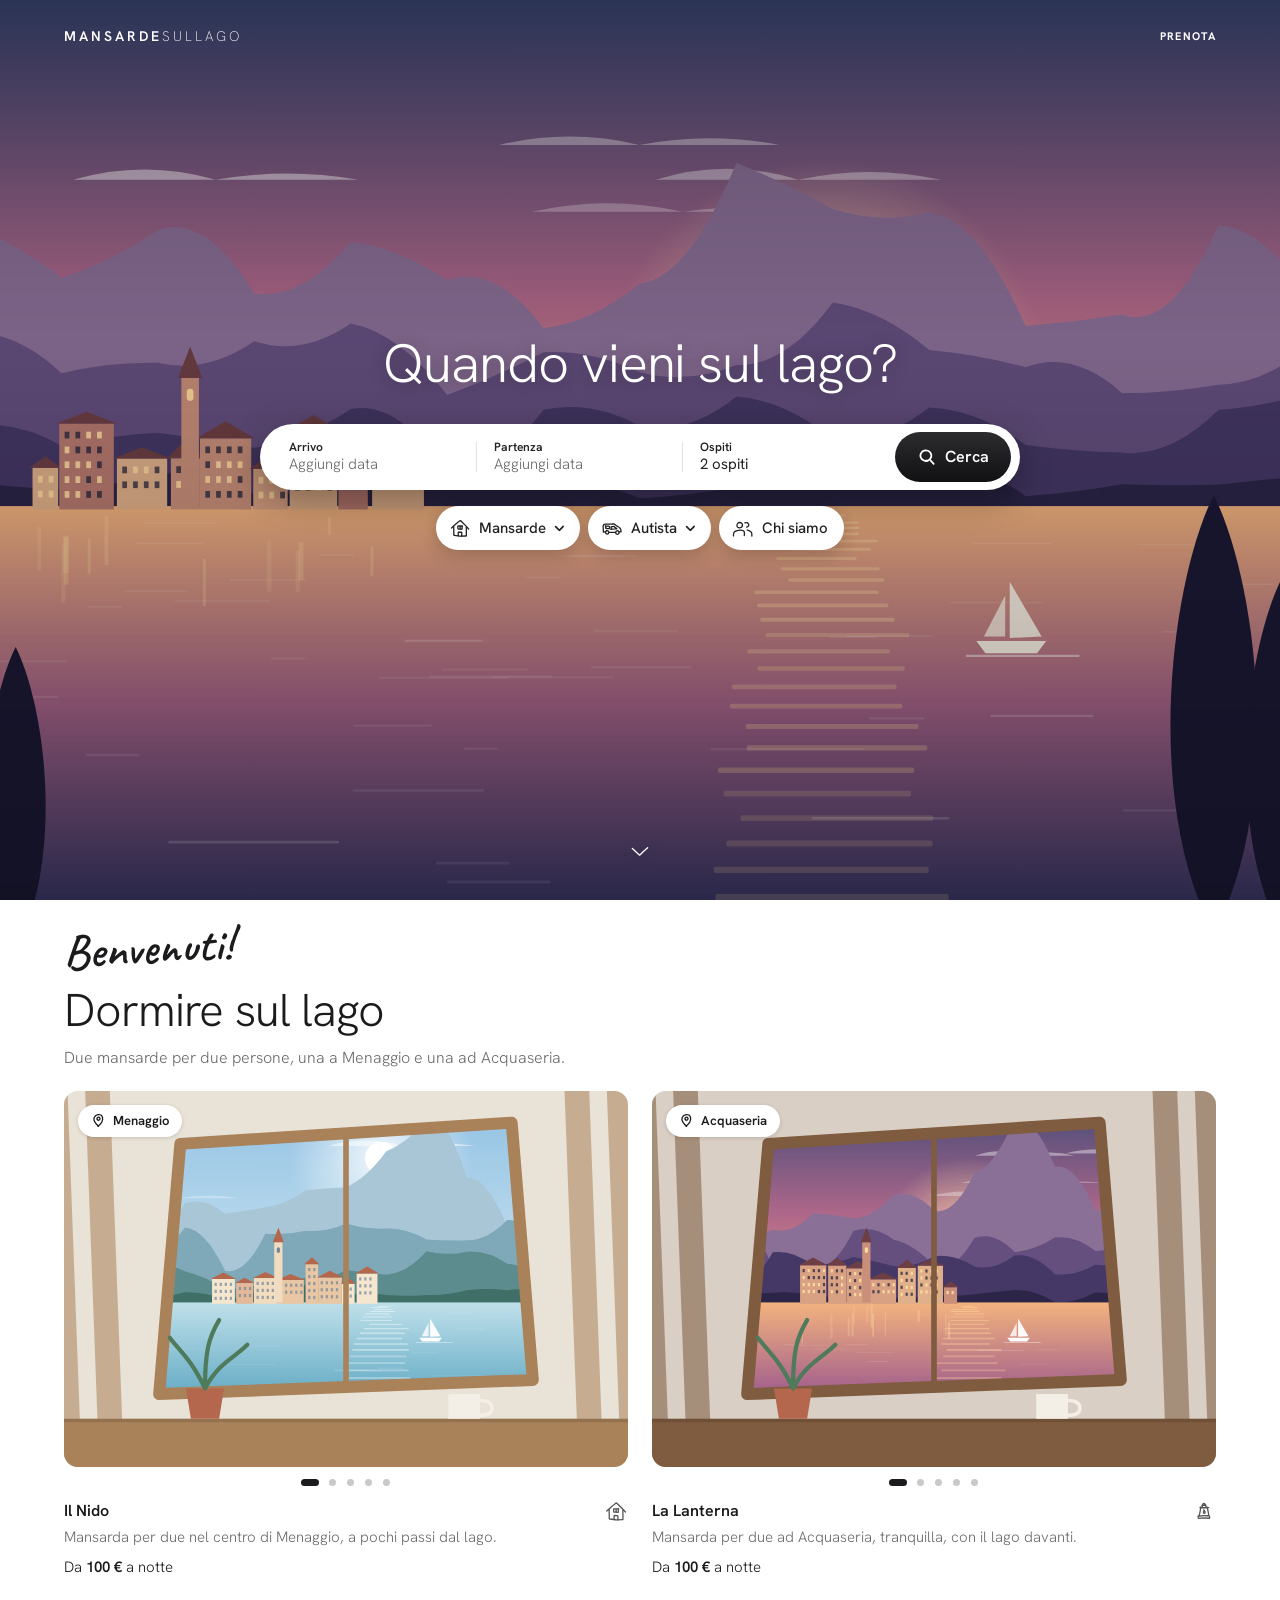
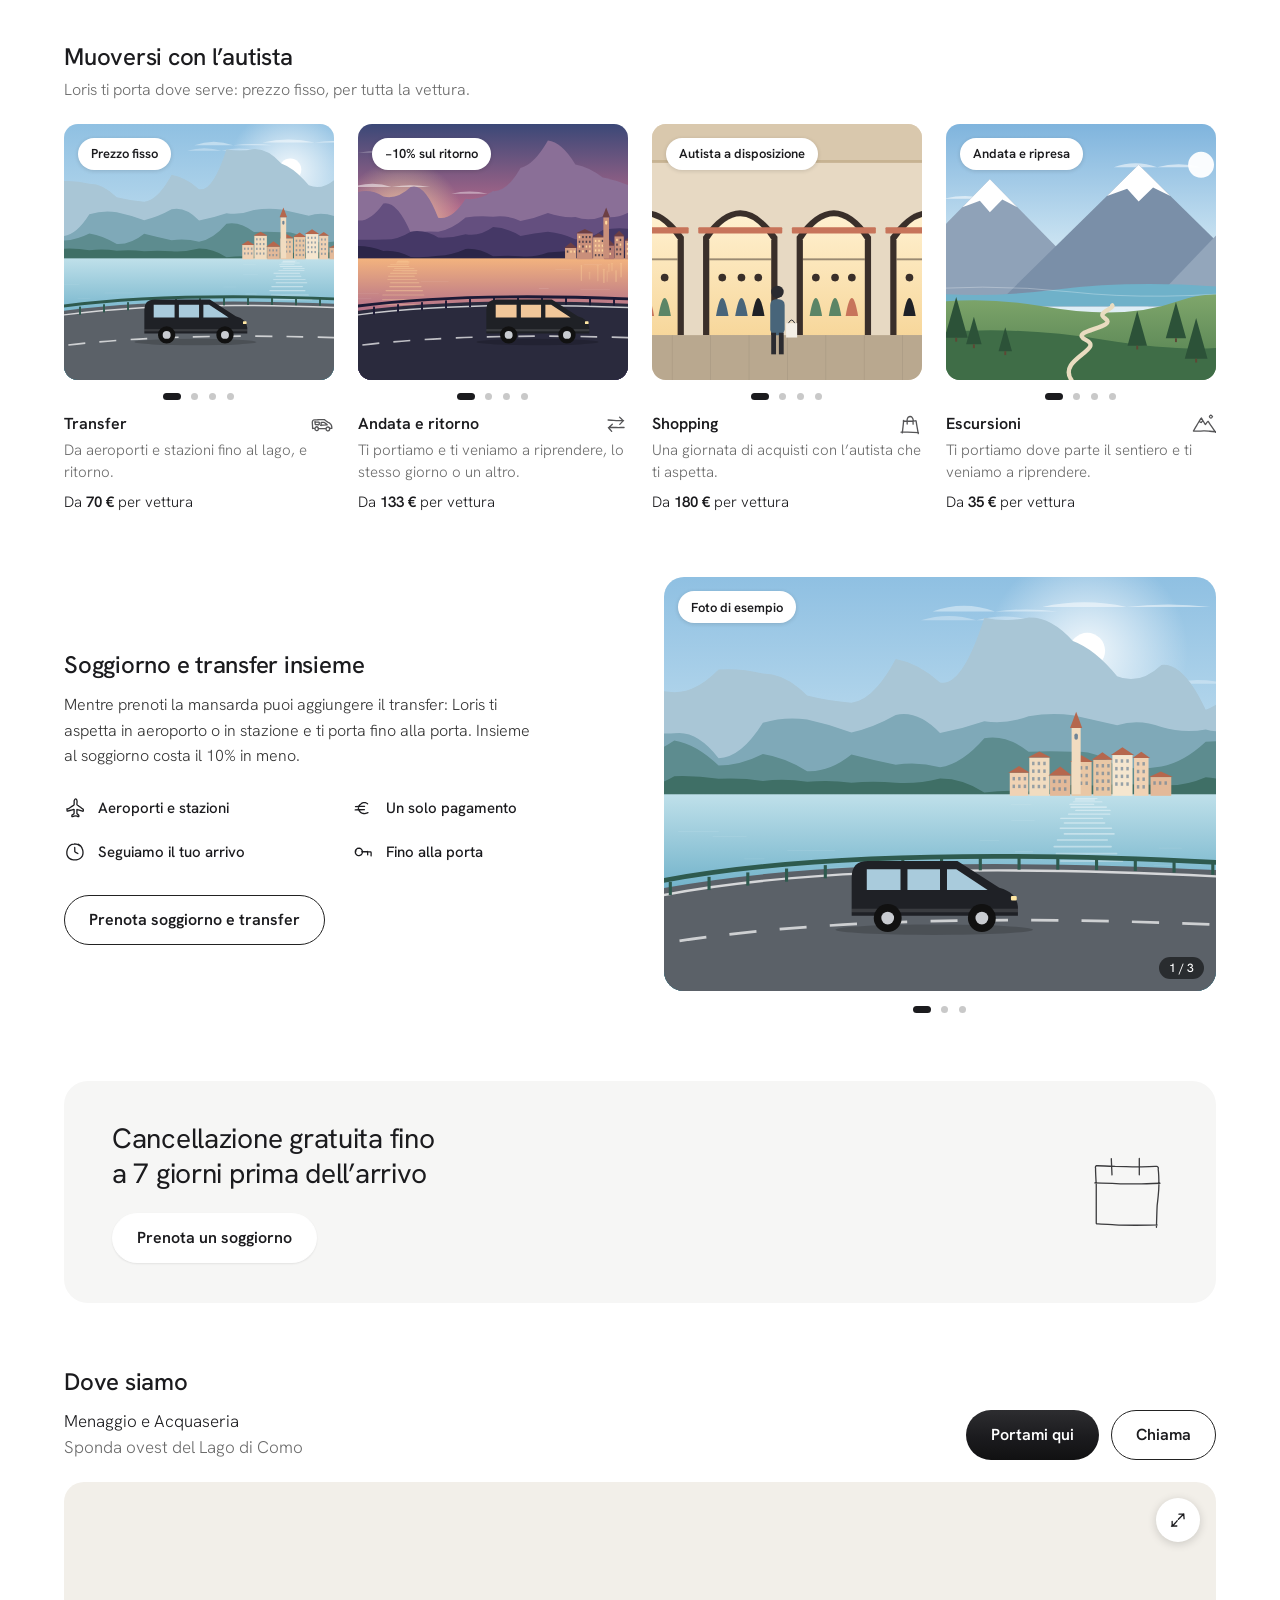
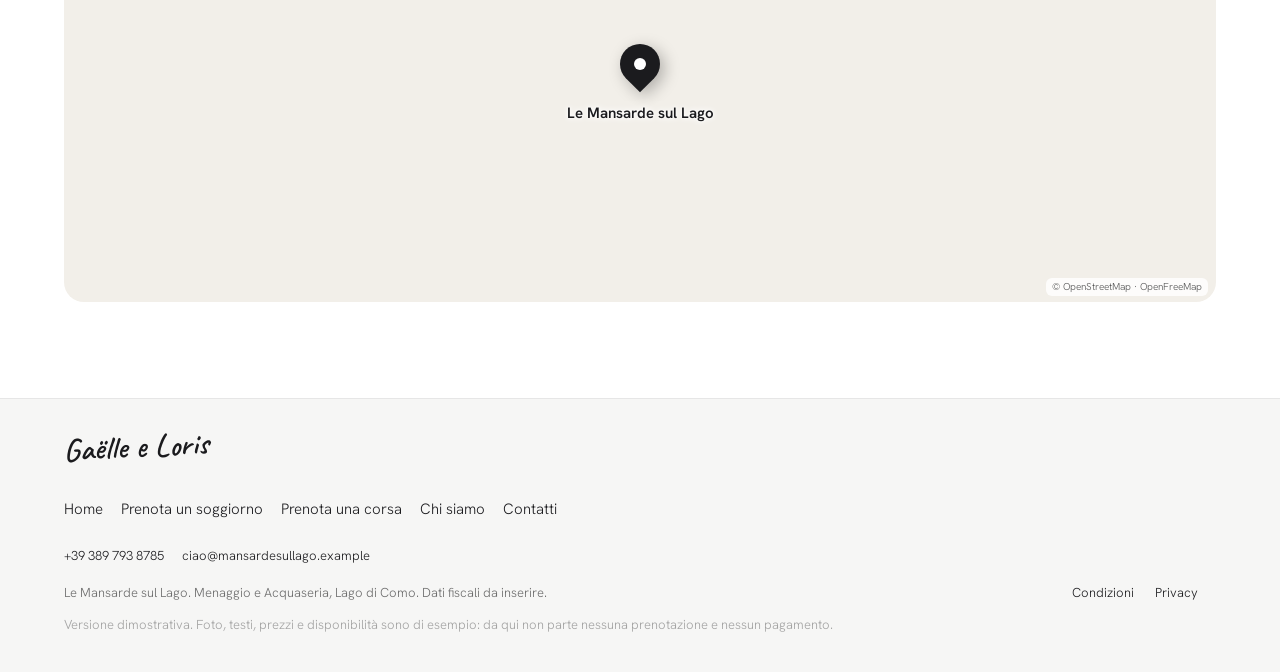
<file: index.html>
<!doctype html>
<html lang="it">
	<head>
		<meta charset="utf-8" />
		<meta name="viewport" content="width=device-width, initial-scale=1, viewport-fit=cover" />
		<!-- Versione dimostrativa: i motori di ricerca non devono elencarla. Da togliere quando il sito vero va online. -->
		<meta name="robots" content="noindex, nofollow" />
		<link rel="icon" href="./favicon.svg" type="image/svg+xml" />
		<!-- Carattere Hanken Grotesk (licenza OFL) caricato dal sito stesso: nessuna chiamata ad altri server -->
		<link rel="preload" href="./fonts/hanken-grotesk-latin-300-normal.woff2" as="font" type="font/woff2" crossorigin />
		<style>
			@font-face { font-family: 'Hanken Grotesk'; font-style: normal; font-weight: 200; font-display: swap; src: url('./fonts/hanken-grotesk-latin-200-normal.woff2') format('woff2'); }
			@font-face { font-family: 'Hanken Grotesk'; font-style: normal; font-weight: 300; font-display: swap; src: url('./fonts/hanken-grotesk-latin-300-normal.woff2') format('woff2'); }
			@font-face { font-family: 'Hanken Grotesk'; font-style: normal; font-weight: 400; font-display: swap; src: url('./fonts/hanken-grotesk-latin-400-normal.woff2') format('woff2'); }
			@font-face { font-family: 'Hanken Grotesk'; font-style: normal; font-weight: 500; font-display: swap; src: url('./fonts/hanken-grotesk-latin-500-normal.woff2') format('woff2'); }
			@font-face { font-family: 'Hanken Grotesk'; font-style: normal; font-weight: 600; font-display: swap; src: url('./fonts/hanken-grotesk-latin-600-normal.woff2') format('woff2'); }
			@font-face { font-family: 'Hanken Grotesk'; font-style: normal; font-weight: 700; font-display: swap; src: url('./fonts/hanken-grotesk-latin-700-normal.woff2') format('woff2'); }
			/* Caveat (licenza OFL): scrittura a mano, solo per saluti e firma. Anche questo sta nel sito. */
			@font-face { font-family: 'Caveat'; font-style: normal; font-weight: 600; font-display: swap; src: url('./fonts/caveat-latin-600-normal.woff2') format('woff2'); }
		</style>
		<!-- Le foto provvisorie arrivano da Unsplash: il collegamento si prepara subito, così compaiono prima -->
		<link rel="preconnect" href="https://images.unsplash.com" crossorigin />
		<script>
			// Foto provvisoria che non arriva (rete assente, server bloccato): al suo posto l'illustrazione che sta nel sito.
			// Vale anche per il link che apre la foto in grande.
			function fotoRiserva(img) {
				var r = img.getAttribute('data-riserva');
				if (!r) return;
				img.removeAttribute('data-riserva');
				img.removeAttribute('srcset');
				img.removeAttribute('sizes');
				img.src = r;
				var a = img.closest ? img.closest('a[data-visore-link]') : null;
				if (a) a.setAttribute('href', r);
			}
			// l'avviso «foto non arrivata» si ascolta da qui, prima che le foto comincino a caricarsi
			document.addEventListener('error', function (e) { var t = e.target; if (t && t.tagName === 'IMG') fotoRiserva(t); }, true);
			// Col tasto indietro o ricaricando: niente animazioni d'entrata (tolto subito dopo il primo disegno)
			try {
				var nav = performance.getEntriesByType('navigation')[0];
				if (nav && (nav.type === 'back_forward' || nav.type === 'reload')) {
					var h = document.documentElement;
					h.classList.add('torna');
					addEventListener('load', function () { requestAnimationFrame(function () { requestAnimationFrame(function () { h.classList.remove('torna'); }); }); });
				}
			} catch (e) {}
			// Home con #tutto (icona "Tutto" da un'altra pagina): intestazione bianca senza sfumare dallo scuro (tolto dopo il primo disegno)
			if (location.hash === '#tutto' && !document.documentElement.classList.contains('torna')) {
				var ht = document.documentElement;
				ht.classList.add('a-tutto');
				addEventListener('load', function () { requestAnimationFrame(function () { requestAnimationFrame(function () { ht.classList.remove('a-tutto'); }); }); });
			}
		</script>
		<!--1uha8ag--><meta name="description" content="Due mansarde per due persone a Menaggio e Acquaseria, sul Lago di Como. Transfer dall’aeroporto, shopping ed escursioni con autista."/><!----><title>Le Mansarde sul Lago | Due mansarde e un autista sul Lago di Como</title>
		<link href="./app/immutable/assets/_layout.m0WFRdXT.css" rel="stylesheet">
	</head>
	<body>
		<div style="display: contents"><!--[--><!--[0--><!--[--><header class="mm-header mm-header--home" data-header=""><a class="mm-logo" href="./index.html" aria-label="Le Mansarde sul Lago, vai alla home">MANSARDE<span>SULLAGO</span></a> <a class="mm-header__link mm-header__link--stretto" href="./prenota.html">Prenota</a> <nav class="mm-sezioni " aria-label="Sezioni" data-chips=""><div class="mm-sezioni__in"><!--[--><a class="mm-sezione is-active" href="./index.html#tutto" aria-current="page" data-chip="tutto"><svg class="icon" width="28" height="28" viewBox="0 0 24 24" fill="none" stroke="currentColor" stroke-linecap="round" stroke-linejoin="round" aria-hidden="true" focusable="false"><path d="M10.9 3.6C10.9 3.6 10.2 9.3 10.1 10.2C10.1 10.5 10.2 10.6 10.1 10.8C10.1 10.9 9.9 11 9.8 11.1C9.6 11.2 9.5 11.1 9.2 11.1C8.3 11.1 4.5 11 3.8 11C3.6 11 3.6 11 3.5 11C3.4 10.9 3.3 10.8 3.3 10.7C3.2 10.6 3.3 10.6 3.3 10.4C3.3 9.6 3.5 5.8 3.6 4.8C3.6 4.5 3.6 4.4 3.7 4.2C3.8 4 4 3.9 4.2 3.8C4.4 3.7 4.5 3.8 4.9 3.8C5.9 3.8 11.3 4 11.3 4M12.2 11.6C12.2 11.6 12.7 5.8 12.8 4.9C12.9 4.7 12.8 4.6 12.9 4.5C12.9 4.4 13 4.3 13.1 4.2C13.2 4.2 13.3 4.3 13.5 4.3C14.3 4.3 20.7 4.2 20.7 4.2M19.8 3.6L20 11.6M20.8 10.8L12.3 11.3M10.7 19.9C10.7 19.9 5.4 20.3 4.5 20.3C4.3 20.4 4.2 20.4 4.1 20.4C3.9 20.3 3.8 20.2 3.8 20.1C3.7 20 3.8 19.9 3.8 19.6C3.7 18.8 3.6 15.2 3.6 14.3C3.6 13.9 3.5 13.8 3.6 13.6C3.6 13.4 3.8 13.3 3.9 13.2C4.1 13.1 4.2 13.2 4.5 13.2C5.3 13.1 9.1 13 9.9 13C10 13 10.1 12.9 10.2 13C10.3 13 10.4 13.1 10.4 13.2C10.4 13.2 10.4 13.3 10.4 13.5C10.4 14.3 10.5 20.4 10.5 20.4M12.4 20.4C12.4 20.4 12.4 14.6 12.4 13.8C12.4 13.6 12.3 13.5 12.4 13.4C12.4 13.3 12.5 13.2 12.6 13.2C12.8 13.1 12.9 13.2 13.1 13.2C14 13.2 18.2 13 19.1 12.9C19.4 12.9 19.6 12.8 19.7 12.9C19.9 12.9 20 13 20.1 13.2C20.2 13.3 20.1 13.4 20.1 13.7C20.1 14.5 20.3 18.3 20.3 19.1C20.3 19.3 20.4 19.4 20.3 19.5C20.3 19.6 20.2 19.7 20.1 19.8C20 19.8 19.9 19.8 19.7 19.8C18.7 19.8 11.8 20 11.8 20" vector-effect="non-scaling-stroke"></path></svg><!----><span>Tutto<!--[-1--><!--]--></span></a><a class="mm-sezione" href="./il-nido.html" data-chip="il-nido"><svg class="icon" width="28" height="28" viewBox="0 0 64 64" fill="none" stroke="currentColor" stroke-linecap="round" stroke-linejoin="round" aria-hidden="true" focusable="false"><path d="M7.4 32.1C7.4 32.1 15.9 24.1 20 20.5C23.9 17.2 30 12.4 31.6 11.2C32.1 10.9 32.2 10.7 32.5 10.6C32.7 10.5 33.1 10.5 33.4 10.6C33.7 10.7 33.7 10.9 34.1 11.2C35.5 12.5 41 17.8 44.6 21.5C48.7 25.6 57.3 34.8 57.3 34.8M13.7 26C13.7 26 13.8 35.8 13.9 40.1C13.9 43.8 14 48.5 14 50.5C14 51.3 13.8 51.7 14 52.2C14.2 52.7 14.6 53.2 15.1 53.4C15.6 53.7 16 53.5 16.9 53.6C19.5 53.9 27 55.1 32.3 55.4C37.7 55.7 46.5 55.3 48.8 55.2C49.3 55.2 49.6 55.3 49.9 55.2C50.1 55.1 50.4 54.8 50.5 54.6C50.7 54.3 50.6 54.1 50.5 53.6C50.5 51.8 50.5 46.4 50.5 42.5C50.4 38 50.4 28.3 50.4 28.3M27.1 55.5C27.1 55.5 26.9 47 26.8 45.4C26.8 44.9 26.6 44.7 26.7 44.5C26.8 44.2 27.1 44 27.3 43.9C27.6 43.8 27.8 44 28.3 44C29.4 44.1 33.1 44.3 34.5 44.3C35.1 44.3 35.5 44.1 36 44.3C36.3 44.4 36.7 44.8 36.9 45.2C37.1 45.6 36.9 46 37 46.7C37 48.5 37.2 56.4 37.2 56.4M38 25.1C38 25.1 38.1 32.1 38.2 33.6C38.2 34.1 38.3 34.4 38.2 34.7C38.1 35 37.9 35.3 37.6 35.4C37.3 35.5 37.1 35.4 36.6 35.4C35.2 35.4 30.5 35.3 28.9 35.2C28 35.2 27.6 35.3 27.1 35.1C26.6 34.8 26.1 34.4 25.9 33.8C25.4 32.6 25.7 29.6 25.7 28.4C25.7 27.7 25.5 27.4 25.7 27C25.8 26.6 26.1 26.3 26.5 26.1C26.8 26 27.1 26.2 27.7 26.2C29.6 26.2 39.5 26.3 39.5 26.3M32.3 25.8L32.3 35.9" vector-effect="non-scaling-stroke"></path></svg><!----><span>Il Nido<!--[-1--><!--]--></span></a><a class="mm-sezione" href="./la-lanterna.html" data-chip="la-lanterna"><svg class="icon" width="28" height="28" viewBox="0 0 64 64" fill="none" stroke="currentColor" stroke-linecap="round" stroke-linejoin="round" aria-hidden="true" focusable="false"><path d="M40.7 22C40.7 22 42.3 30.1 43.1 33.8C43.7 37.1 44.5 41.5 44.8 43.1C44.9 43.6 45.1 43.9 45 44.2C44.9 44.5 44.7 44.8 44.4 44.9C44.1 45 43.8 44.8 43.2 44.7C41.3 44.6 35.4 44.2 31.7 44.3C28.3 44.5 23.7 45.2 21.8 45.5C21 45.6 20.5 45.9 20.1 45.7C19.7 45.6 19.3 45.1 19.2 44.7C19.1 44.2 19.4 43.7 19.6 42.9C20 41.1 20.9 37.4 21.5 34.2C22.2 30.3 23.4 21.2 23.4 21.2M22.1 23.1L42.1 23.5M21 23L44.6 23.2M27.4 22.5C27.4 22.5 27.2 19.4 27.2 18.4C27.1 17.9 27 17.6 27.1 17.3C27.2 17 27.5 16.7 27.8 16.5C28.1 16.4 28.4 16.6 28.9 16.6C30.1 16.6 33.4 16.7 34.7 16.7C35.3 16.7 35.7 16.6 36.2 16.7C36.6 16.9 36.9 17.2 37.2 17.7C37.6 18.7 37.3 22.7 37.3 22.7M26.5 17.7C26.5 17.7 27.7 14.7 28.6 13.7C29.4 12.8 30.6 11.8 31.6 11.8C32.6 11.8 33.9 12.9 34.8 13.8C35.8 14.8 37.1 17.5 37.1 17.5M15.9 46.1C15.9 46.1 26.5 44.5 31.4 44.4C35.9 44.3 42.1 45 44.3 45.2C45.1 45.3 45.5 45.2 45.9 45.4C46.3 45.6 46.7 46 46.9 46.5C47.2 47.3 46.9 48.9 46.9 49.7C46.9 50.2 47 50.6 46.9 50.9C46.8 51.1 46.4 51.4 46.1 51.5C45.8 51.6 45.5 51.4 44.9 51.3C42.8 51.1 35.5 50.4 31.1 50.4C27.1 50.5 21.8 51.2 19.6 51.5C18.7 51.6 18.3 51.9 17.8 51.7C17.3 51.5 16.9 51.2 16.7 50.6C16.2 49.5 16.9 44.9 16.9 44.9M33.1 30.3C33.1 30.3 30.2 33.4 30.2 34.9C30.2 36.2 31.5 38.6 32.3 38.6C33.1 38.6 34.8 36.3 34.9 34.9C34.9 33.2 31.2 28.9 31.2 28.9" vector-effect="non-scaling-stroke"></path></svg><!----><span>La Lanterna<!--[-1--><!--]--></span></a><a class="mm-sezione" href="./transfer.html" data-chip="transfer"><svg class="icon" width="28" height="28" viewBox="0 0 64 64" fill="none" stroke="currentColor" stroke-linecap="round" stroke-linejoin="round" aria-hidden="true" focusable="false"><path d="M7.1 44C7.1 44 6.8 39.4 6.7 37.2C6.6 35.3 6.5 33.5 6.4 31.6C6.4 29.7 5.8 27.6 6.3 25.9C6.8 24.2 8 22.2 9.4 21.4C10.9 20.5 13.3 21 15.2 20.9C17.2 20.7 19.2 20.8 21.1 20.7C23.1 20.6 25.1 20.6 27.1 20.5C29 20.5 31.1 20.4 32.8 20.4C34.3 20.4 35.9 20.4 36.7 20.3C37.2 20.3 37.4 20.3 37.7 20.3C38.1 20.4 38.5 20.5 38.8 20.6C39.1 20.8 39.2 21 39.6 21.2C40.3 21.8 41.7 22.9 43 23.8C44.5 24.9 46.2 26.2 47.9 27.3C49.6 28.4 51.9 29 53.4 30.4C55 31.8 56.4 33.7 57.2 35.8C58 37.8 58.3 42.7 58.3 42.7M6.6 43.5L12.5 43.5M21.6 43.9L43.3 44.5M52.3 43.5L58.3 43.4M16.3 40.1C16.3 40.1 13.1 42.9 13.1 44.4C13.1 46 15.1 48.7 16.6 49.3C18 49.8 21 49 21.8 47.8C22.7 46.6 22.6 43.3 21.7 41.9C20.8 40.5 17.7 39.2 16.2 39.6C14.7 40 12.7 44.4 12.7 44.4M51.8 47.7C51.8 47.7 52.5 43.1 51.5 41.9C50.5 40.6 47.3 39.8 45.8 40.4C44.3 41 42.5 43.9 42.6 45.5C42.7 47.1 44.7 49.7 46.3 50.1C47.9 50.5 51.2 49.3 52.2 47.9C53.1 46.5 51.9 41.6 51.9 41.6M12.6 26.6C12.6 26.6 20.7 26.8 22.5 26.8C23.1 26.8 23.4 26.7 23.8 26.9C24.1 27 24.5 27.4 24.6 27.8C24.8 28.1 24.6 28.6 24.6 29.1C24.6 30.1 24.9 32.4 24.5 33.2C24.3 33.6 23.9 33.9 23.6 34.1C23.1 34.2 22.7 34 22.1 34C20.7 33.9 17.2 33.6 15.9 33.5C15.3 33.5 14.9 33.6 14.5 33.4C14.2 33.3 13.9 32.9 13.7 32.6C13.6 32.2 13.7 31.9 13.7 31.3C13.7 30 13.8 25.4 13.8 25.4M29.7 36.2C29.7 36.2 29.7 30.9 29.7 29.6C29.7 29.1 29.5 28.8 29.6 28.5C29.7 28.2 30 27.9 30.3 27.8C30.5 27.7 30.8 27.8 31.3 27.8C32.3 27.8 35.3 27.7 36.3 27.7C36.8 27.7 37 27.6 37.3 27.6C37.7 27.7 38.1 27.8 38.4 28C38.7 28.2 38.8 28.4 39.2 28.7C40.3 29.5 43.8 32.3 45 33.1C45.4 33.4 45.8 33.5 45.9 33.8C46 33.9 46 34.2 45.9 34.3C45.7 34.5 45.3 34.4 44.7 34.5C42.4 34.7 28.3 35.3 28.3 35.3" vector-effect="non-scaling-stroke"></path></svg><!----><span>Transfer<!--[-1--><!--]--></span></a><a class="mm-sezione" href="./andata-ritorno.html" data-chip="andata-ritorno"><svg class="icon" width="28" height="28" viewBox="0 0 64 64" fill="none" stroke="currentColor" stroke-linecap="round" stroke-linejoin="round" aria-hidden="true" focusable="false"><path d="M11 21.3C11 21.3 20.9 22.1 25.7 22.4C30.2 22.7 34.5 22.9 38.9 23C43.3 23.1 52.3 23 52.3 23M41.5 13.7C41.5 13.7 49.1 21.1 50.3 22.3C50.7 22.6 50.9 22.6 51 22.9C51.1 23.1 51.1 23.4 51 23.6C50.9 23.9 50.7 23.9 50.4 24.3C49.3 25.5 42.1 33 42.1 33M53.5 41.3C53.5 41.3 43.7 41.4 39 41.4C34.4 41.4 30 41.3 25.4 41.3C20.8 41.3 11.6 41.4 11.6 41.4M22.2 32.5C22.2 32.5 14.5 39.9 13.3 41.2C12.9 41.6 12.7 41.6 12.6 41.9C12.5 42.1 12.5 42.5 12.6 42.7C12.6 43 12.8 43 13.1 43.4C14.2 44.6 20.5 51.6 20.5 51.6" vector-effect="non-scaling-stroke"></path></svg><!----><span>Andata<!--[0--><span class="mm-sezione__resto"> e ritorno</span><!--]--></span></a><a class="mm-sezione" href="./shopping.html" data-chip="shopping"><svg class="icon" width="28" height="28" viewBox="0 0 64 64" fill="none" stroke="currentColor" stroke-linecap="round" stroke-linejoin="round" aria-hidden="true" focusable="false"><path d="M11.5 55.6C11.5 55.6 12.8 44.7 13.4 39.2C14 33.6 15.2 22.5 15.2 22.5M14 24C14 24 26 24.8 31.6 24.7C36.7 24.6 44.2 23.8 46.3 23.5C46.9 23.5 47.1 23.3 47.4 23.3C47.8 23.4 48.1 23.7 48.3 24C48.4 24.3 48.3 24.6 48.4 25.2C48.7 27.3 49.9 34.6 50.8 39.6C51.8 45.3 54.1 57.4 54.1 57.4M54.5 55C54.5 55 44.6 54.3 39.8 54.1C35.1 53.9 30.8 53.9 25.9 53.9C20.3 53.8 8.2 53.7 8.2 53.7M24.5 32C24.5 32 24.4 27.5 24.4 25.4C24.5 23.4 24.1 21.4 24.5 19.5C25 17.6 25.8 15.5 27.1 14.2C28.4 13 30.7 12 32.5 12C34.2 12 36.5 13.1 37.7 14.4C39.1 15.7 39.8 17.9 40.2 19.7C40.6 21.6 40.2 23.6 40.2 25.6C40.2 27.8 40.3 32.4 40.3 32.4" vector-effect="non-scaling-stroke"></path></svg><!----><span>Shopping<!--[-1--><!--]--></span></a><a class="mm-sezione" href="./escursioni.html" data-chip="escursioni"><svg class="icon" width="28" height="28" viewBox="0 0 64 64" fill="none" stroke="currentColor" stroke-linecap="round" stroke-linejoin="round" aria-hidden="true" focusable="false"><path d="M63.3 52.7C63.3 52.7 52.7 51.7 47.5 51.3C42.6 51 37.7 50.6 32.8 50.6C28 50.5 23.1 50.8 18.4 50.9C13.8 50.9 6.8 51 5 51.1C4.5 51.1 4.3 51.2 4.1 51.1C3.9 51.1 3.8 50.9 3.8 50.7C3.8 50.5 4 50.3 4.2 49.9C5.1 48.4 8.4 42.8 10.6 39.1C12.9 35.3 15.4 31.2 17.6 27.4C19.8 23.8 22.9 18.6 23.9 17C24.2 16.6 24.2 16.2 24.5 16.1C24.7 16 25 16 25.1 16.1C25.4 16.2 25.4 16.5 25.6 17C26.8 19 33.5 30.4 34.7 32.4C35 32.8 35 33.1 35.3 33.2C35.5 33.3 35.8 33.3 36 33.2C36.2 33.1 36.3 32.8 36.6 32.5C37.4 31.3 40.7 26.9 41.6 25.8C41.9 25.3 41.9 25 42.2 24.9C42.4 24.8 42.8 24.8 43 24.9C43.3 25.1 43.3 25.4 43.6 25.8C44.8 27.6 49.1 34 52.1 38.4C55.5 43.4 62.9 54.3 62.9 54.3M19.3 24.4C19.3 24.4 22 26.6 22.8 27.2C23.2 27.5 23.4 27.8 23.7 27.9C24.1 28 24.5 28 24.8 27.9C25.1 27.7 25.2 27.4 25.6 27C26.3 26.2 28.9 23.5 28.9 23.5M54.7 12.1C54.7 12.1 51.9 8.2 50.5 8.2C49.1 8.2 46.5 10.9 46.5 12.2C46.5 13.5 49.1 16.2 50.4 16.2C51.7 16.2 54.3 13.4 54.3 12.1C54.2 10.9 50.5 8.6 50.5 8.6" vector-effect="non-scaling-stroke"></path></svg><!----><span>Escursioni<!--[-1--><!--]--></span></a><a class="mm-sezione" href="./chi-siamo.html" data-chip="chi-siamo"><svg class="icon" width="28" height="28" viewBox="0 0 64 64" fill="none" stroke="currentColor" stroke-linecap="round" stroke-linejoin="round" aria-hidden="true" focusable="false"><path d="M28.7 29.2C28.7 29.2 30.8 25.3 30.7 23.4C30.6 21.6 29.4 19.3 27.9 18C26.5 16.8 23.9 15.9 22 16C20.2 16.1 17.8 17.3 16.6 18.7C15.3 20.1 14.3 22.6 14.4 24.4C14.4 26.2 15.5 28.5 16.8 29.7C18.2 30.9 20.7 31.7 22.5 31.5C24.5 31.4 26.9 30.1 28.1 28.7C29.3 27.4 30 23.5 30 23.5M4.4 55C4.4 55 4.2 50.3 4.8 48.3C5.3 46.4 6.1 44.4 7.4 43.1C8.7 41.7 10.9 40.9 12.8 40.2C14.7 39.5 16.8 39.2 18.8 38.9C20.7 38.6 22.7 38.4 24.7 38.4C26.6 38.4 28.5 38.3 30.2 38.9C31.9 39.4 33.7 40.2 34.7 41.5C35.7 42.9 36 45 36.2 46.9C36.4 49.1 35.7 53.9 35.7 53.9M37.4 17.1C37.4 17.1 42.1 15.7 43.9 16.3C45.6 16.9 47.5 18.7 48.2 20.4C48.9 22 49 24.5 48.2 26C47.3 27.6 42.8 29.5 42.8 29.5M44.4 38.5C44.4 38.5 48.8 39.3 50.7 40.2C52.5 41.1 54.4 42.1 55.5 43.6C56.7 45 57.3 47 57.6 49C58 51 57.6 55.6 57.6 55.6" vector-effect="non-scaling-stroke"></path></svg><!----><span>Chi siamo<!--[-1--><!--]--></span></a><!--]--></div></nav><!----> <a class="mm-header__link mm-header__link--largo" href="./prenota.html">Prenota</a></header><!----> <main id="contenuto"><!--[--><div class="v3-sfondo" data-sfondo="" aria-hidden="true"><img src="https://images.unsplash.com/photo-1582150050076-52baeeba4a74?auto=format&amp;q=70&amp;w=1024&amp;h=683&amp;fit=crop" srcset="https://images.unsplash.com/photo-1582150050076-52baeeba4a74?auto=format&amp;q=70&amp;w=640&amp;h=427&amp;fit=crop 640w, https://images.unsplash.com/photo-1582150050076-52baeeba4a74?auto=format&amp;q=70&amp;w=1024&amp;h=683&amp;fit=crop 1024w, https://images.unsplash.com/photo-1582150050076-52baeeba4a74?auto=format&amp;q=70&amp;w=1600&amp;h=1067&amp;fit=crop 1600w, https://images.unsplash.com/photo-1582150050076-52baeeba4a74?auto=format&amp;q=70&amp;w=2400&amp;h=1601&amp;fit=crop 2400w" sizes="100vw" alt="" width="1600" height="1067" loading="eager" fetchpriority="high" data-riserva="./foto/lago-0.svg"/><!----></div> <section class="v3-cerca"><div class="v3-cerca__in"><h1 class="v3-cerca__titolo">Quando vieni sul lago?</h1> <div class="v3-barra lg-barra" data-mini="soggiorno" data-casa="" role="group" aria-label="Cerca un soggiorno"><button type="button" class="lg-barra__cella" data-date-apri="arrivo"><span class="lg-barra__etichetta">Arrivo</span> <span class="lg-barra__valore" data-date-testo="dal">Aggiungi data</span></button> <button type="button" class="lg-barra__cella" data-date-apri="partenza"><span class="lg-barra__etichetta">Partenza</span> <span class="lg-barra__valore" data-date-testo="al">Aggiungi data</span></button> <label class="lg-barra__cella lg-barra__cella--ospiti"><span class="lg-barra__etichetta">Ospiti</span> <select class="lg-select" data-mini-adulti="" aria-label="Ospiti"><option value="1">1 ospite</option><option value="2" selected="">2 ospiti</option></select></label> <a class="lg-barra__vai" href="./prenota.html" data-mini-vai="" data-mini-fisso="" aria-label="Cerca le mansarde libere"><svg class="icon" width="20" height="20" viewBox="0 0 24 24" fill="none" stroke="currentColor" stroke-linecap="round" stroke-linejoin="round" aria-hidden="true" focusable="false"><path d="M10.7 16.4C10.7 16.4 12.2 16.5 12.9 16.3C13.6 16.1 14.3 15.6 14.8 15.2C15.4 14.7 15.9 14.2 16.3 13.6C16.6 13 16.9 12.2 17.1 11.5C17.2 10.8 17.2 10.1 17.1 9.3C16.9 8.6 16.6 7.9 16.3 7.3C15.9 6.7 15.4 6.1 14.8 5.6C14.3 5.2 13.6 4.8 12.9 4.5C12.3 4.3 11.5 4.1 10.8 4.1C10 4.1 9.2 4.2 8.5 4.4C7.8 4.6 7.1 5 6.6 5.4C6 5.9 5.4 6.5 5.1 7.1C4.7 7.7 4.4 8.4 4.3 9.1C4.1 9.8 4.1 10.6 4.2 11.3C4.3 12 4.6 12.7 5 13.4C5.3 14 5.8 14.6 6.4 15C7 15.5 7.7 15.9 8.4 16.2C9.1 16.5 9.9 16.8 10.7 16.8C11.4 16.9 13 16.7 13 16.7M15.3 15L20 20.3" vector-effect="non-scaling-stroke"></path></svg><!----><span>Cerca</span></a></div> <nav class="lg-chips" aria-label="Mansarde e servizi" data-pillole=""><div class="lg-chips__in"><!--[--><button type="button" class="lg-chip" aria-expanded="false" aria-controls="tendina-mansarde" data-pillola="mansarde"><svg class="icon" width="22" height="22" viewBox="0 0 64 64" fill="none" stroke="currentColor" stroke-linecap="round" stroke-linejoin="round" aria-hidden="true" focusable="false"><path d="M7.4 32.1C7.4 32.1 15.9 24.1 20 20.5C23.9 17.2 30 12.4 31.6 11.2C32.1 10.9 32.2 10.7 32.5 10.6C32.7 10.5 33.1 10.5 33.4 10.6C33.7 10.7 33.7 10.9 34.1 11.2C35.5 12.5 41 17.8 44.6 21.5C48.7 25.6 57.3 34.8 57.3 34.8M13.7 26C13.7 26 13.8 35.8 13.9 40.1C13.9 43.8 14 48.5 14 50.5C14 51.3 13.8 51.7 14 52.2C14.2 52.7 14.6 53.2 15.1 53.4C15.6 53.7 16 53.5 16.9 53.6C19.5 53.9 27 55.1 32.3 55.4C37.7 55.7 46.5 55.3 48.8 55.2C49.3 55.2 49.6 55.3 49.9 55.2C50.1 55.1 50.4 54.8 50.5 54.6C50.7 54.3 50.6 54.1 50.5 53.6C50.5 51.8 50.5 46.4 50.5 42.5C50.4 38 50.4 28.3 50.4 28.3M27.1 55.5C27.1 55.5 26.9 47 26.8 45.4C26.8 44.9 26.6 44.7 26.7 44.5C26.8 44.2 27.1 44 27.3 43.9C27.6 43.8 27.8 44 28.3 44C29.4 44.1 33.1 44.3 34.5 44.3C35.1 44.3 35.5 44.1 36 44.3C36.3 44.4 36.7 44.8 36.9 45.2C37.1 45.6 36.9 46 37 46.7C37 48.5 37.2 56.4 37.2 56.4M38 25.1C38 25.1 38.1 32.1 38.2 33.6C38.2 34.1 38.3 34.4 38.2 34.7C38.1 35 37.9 35.3 37.6 35.4C37.3 35.5 37.1 35.4 36.6 35.4C35.2 35.4 30.5 35.3 28.9 35.2C28 35.2 27.6 35.3 27.1 35.1C26.6 34.8 26.1 34.4 25.9 33.8C25.4 32.6 25.7 29.6 25.7 28.4C25.7 27.7 25.5 27.4 25.7 27C25.8 26.6 26.1 26.3 26.5 26.1C26.8 26 27.1 26.2 27.7 26.2C29.6 26.2 39.5 26.3 39.5 26.3M32.3 25.8L32.3 35.9" vector-effect="non-scaling-stroke"></path></svg><!---->Mansarde<span class="lg-chip__giu"><svg class="icon" width="15" height="15" viewBox="0 0 24 24" fill="none" stroke="currentColor" stroke-linecap="round" stroke-linejoin="round" aria-hidden="true" focusable="false"><path d="M5.8 9C5.8 9 10.6 13.7 11.3 14.4C11.5 14.6 11.5 14.7 11.6 14.7C11.7 14.8 11.9 14.8 12 14.7C12.2 14.7 12.2 14.6 12.3 14.4C13.1 13.7 17.8 8.5 17.8 8.5" vector-effect="non-scaling-stroke"></path></svg><!----></span></button><button type="button" class="lg-chip" aria-expanded="false" aria-controls="tendina-autista" data-pillola="autista"><svg class="icon" width="22" height="22" viewBox="0 0 64 64" fill="none" stroke="currentColor" stroke-linecap="round" stroke-linejoin="round" aria-hidden="true" focusable="false"><path d="M7.1 44C7.1 44 6.8 39.4 6.7 37.2C6.6 35.3 6.5 33.5 6.4 31.6C6.4 29.7 5.8 27.6 6.3 25.9C6.8 24.2 8 22.2 9.4 21.4C10.9 20.5 13.3 21 15.2 20.9C17.2 20.7 19.2 20.8 21.1 20.7C23.1 20.6 25.1 20.6 27.1 20.5C29 20.5 31.1 20.4 32.8 20.4C34.3 20.4 35.9 20.4 36.7 20.3C37.2 20.3 37.4 20.3 37.7 20.3C38.1 20.4 38.5 20.5 38.8 20.6C39.1 20.8 39.2 21 39.6 21.2C40.3 21.8 41.7 22.9 43 23.8C44.5 24.9 46.2 26.2 47.9 27.3C49.6 28.4 51.9 29 53.4 30.4C55 31.8 56.4 33.7 57.2 35.8C58 37.8 58.3 42.7 58.3 42.7M6.6 43.5L12.5 43.5M21.6 43.9L43.3 44.5M52.3 43.5L58.3 43.4M16.3 40.1C16.3 40.1 13.1 42.9 13.1 44.4C13.1 46 15.1 48.7 16.6 49.3C18 49.8 21 49 21.8 47.8C22.7 46.6 22.6 43.3 21.7 41.9C20.8 40.5 17.7 39.2 16.2 39.6C14.7 40 12.7 44.4 12.7 44.4M51.8 47.7C51.8 47.7 52.5 43.1 51.5 41.9C50.5 40.6 47.3 39.8 45.8 40.4C44.3 41 42.5 43.9 42.6 45.5C42.7 47.1 44.7 49.7 46.3 50.1C47.9 50.5 51.2 49.3 52.2 47.9C53.1 46.5 51.9 41.6 51.9 41.6M12.6 26.6C12.6 26.6 20.7 26.8 22.5 26.8C23.1 26.8 23.4 26.7 23.8 26.9C24.1 27 24.5 27.4 24.6 27.8C24.8 28.1 24.6 28.6 24.6 29.1C24.6 30.1 24.9 32.4 24.5 33.2C24.3 33.6 23.9 33.9 23.6 34.1C23.1 34.2 22.7 34 22.1 34C20.7 33.9 17.2 33.6 15.9 33.5C15.3 33.5 14.9 33.6 14.5 33.4C14.2 33.3 13.9 32.9 13.7 32.6C13.6 32.2 13.7 31.9 13.7 31.3C13.7 30 13.8 25.4 13.8 25.4M29.7 36.2C29.7 36.2 29.7 30.9 29.7 29.6C29.7 29.1 29.5 28.8 29.6 28.5C29.7 28.2 30 27.9 30.3 27.8C30.5 27.7 30.8 27.8 31.3 27.8C32.3 27.8 35.3 27.7 36.3 27.7C36.8 27.7 37 27.6 37.3 27.6C37.7 27.7 38.1 27.8 38.4 28C38.7 28.2 38.8 28.4 39.2 28.7C40.3 29.5 43.8 32.3 45 33.1C45.4 33.4 45.8 33.5 45.9 33.8C46 33.9 46 34.2 45.9 34.3C45.7 34.5 45.3 34.4 44.7 34.5C42.4 34.7 28.3 35.3 28.3 35.3" vector-effect="non-scaling-stroke"></path></svg><!---->Autista<span class="lg-chip__giu"><svg class="icon" width="15" height="15" viewBox="0 0 24 24" fill="none" stroke="currentColor" stroke-linecap="round" stroke-linejoin="round" aria-hidden="true" focusable="false"><path d="M5.8 9C5.8 9 10.6 13.7 11.3 14.4C11.5 14.6 11.5 14.7 11.6 14.7C11.7 14.8 11.9 14.8 12 14.7C12.2 14.7 12.2 14.6 12.3 14.4C13.1 13.7 17.8 8.5 17.8 8.5" vector-effect="non-scaling-stroke"></path></svg><!----></span></button><!--]--> <a class="lg-chip lg-chip--solo-testo" href="./chi-siamo.html"><svg class="icon" width="22" height="22" viewBox="0 0 64 64" fill="none" stroke="currentColor" stroke-linecap="round" stroke-linejoin="round" aria-hidden="true" focusable="false"><path d="M28.7 29.2C28.7 29.2 30.8 25.3 30.7 23.4C30.6 21.6 29.4 19.3 27.9 18C26.5 16.8 23.9 15.9 22 16C20.2 16.1 17.8 17.3 16.6 18.7C15.3 20.1 14.3 22.6 14.4 24.4C14.4 26.2 15.5 28.5 16.8 29.7C18.2 30.9 20.7 31.7 22.5 31.5C24.5 31.4 26.9 30.1 28.1 28.7C29.3 27.4 30 23.5 30 23.5M4.4 55C4.4 55 4.2 50.3 4.8 48.3C5.3 46.4 6.1 44.4 7.4 43.1C8.7 41.7 10.9 40.9 12.8 40.2C14.7 39.5 16.8 39.2 18.8 38.9C20.7 38.6 22.7 38.4 24.7 38.4C26.6 38.4 28.5 38.3 30.2 38.9C31.9 39.4 33.7 40.2 34.7 41.5C35.7 42.9 36 45 36.2 46.9C36.4 49.1 35.7 53.9 35.7 53.9M37.4 17.1C37.4 17.1 42.1 15.7 43.9 16.3C45.6 16.9 47.5 18.7 48.2 20.4C48.9 22 49 24.5 48.2 26C47.3 27.6 42.8 29.5 42.8 29.5M44.4 38.5C44.4 38.5 48.8 39.3 50.7 40.2C52.5 41.1 54.4 42.1 55.5 43.6C56.7 45 57.3 47 57.6 49C58 51 57.6 55.6 57.6 55.6" vector-effect="non-scaling-stroke"></path></svg><!---->Chi siamo</a></div> <!--[--><div class="lg-tendina" id="tendina-mansarde" data-tendina="mansarde" role="group" aria-label="Mansarde" hidden=""><p class="lg-tendina__nota">Due mansarde per due persone, sul lago.</p> <div class="lg-tendina__voci"><!--[--><a class="lg-voce" href="./il-nido.html"><svg class="icon" width="24" height="24" viewBox="0 0 64 64" fill="none" stroke="currentColor" stroke-linecap="round" stroke-linejoin="round" aria-hidden="true" focusable="false"><path d="M7.4 32.1C7.4 32.1 15.9 24.1 20 20.5C23.9 17.2 30 12.4 31.6 11.2C32.1 10.9 32.2 10.7 32.5 10.6C32.7 10.5 33.1 10.5 33.4 10.6C33.7 10.7 33.7 10.9 34.1 11.2C35.5 12.5 41 17.8 44.6 21.5C48.7 25.6 57.3 34.8 57.3 34.8M13.7 26C13.7 26 13.8 35.8 13.9 40.1C13.9 43.8 14 48.5 14 50.5C14 51.3 13.8 51.7 14 52.2C14.2 52.7 14.6 53.2 15.1 53.4C15.6 53.7 16 53.5 16.9 53.6C19.5 53.9 27 55.1 32.3 55.4C37.7 55.7 46.5 55.3 48.8 55.2C49.3 55.2 49.6 55.3 49.9 55.2C50.1 55.1 50.4 54.8 50.5 54.6C50.7 54.3 50.6 54.1 50.5 53.6C50.5 51.8 50.5 46.4 50.5 42.5C50.4 38 50.4 28.3 50.4 28.3M27.1 55.5C27.1 55.5 26.9 47 26.8 45.4C26.8 44.9 26.6 44.7 26.7 44.5C26.8 44.2 27.1 44 27.3 43.9C27.6 43.8 27.8 44 28.3 44C29.4 44.1 33.1 44.3 34.5 44.3C35.1 44.3 35.5 44.1 36 44.3C36.3 44.4 36.7 44.8 36.9 45.2C37.1 45.6 36.9 46 37 46.7C37 48.5 37.2 56.4 37.2 56.4M38 25.1C38 25.1 38.1 32.1 38.2 33.6C38.2 34.1 38.3 34.4 38.2 34.7C38.1 35 37.9 35.3 37.6 35.4C37.3 35.5 37.1 35.4 36.6 35.4C35.2 35.4 30.5 35.3 28.9 35.2C28 35.2 27.6 35.3 27.1 35.1C26.6 34.8 26.1 34.4 25.9 33.8C25.4 32.6 25.7 29.6 25.7 28.4C25.7 27.7 25.5 27.4 25.7 27C25.8 26.6 26.1 26.3 26.5 26.1C26.8 26 27.1 26.2 27.7 26.2C29.6 26.2 39.5 26.3 39.5 26.3M32.3 25.8L32.3 35.9" vector-effect="non-scaling-stroke"></path></svg><!---->Il Nido</a><a class="lg-voce" href="./la-lanterna.html"><svg class="icon" width="24" height="24" viewBox="0 0 64 64" fill="none" stroke="currentColor" stroke-linecap="round" stroke-linejoin="round" aria-hidden="true" focusable="false"><path d="M40.7 22C40.7 22 42.3 30.1 43.1 33.8C43.7 37.1 44.5 41.5 44.8 43.1C44.9 43.6 45.1 43.9 45 44.2C44.9 44.5 44.7 44.8 44.4 44.9C44.1 45 43.8 44.8 43.2 44.7C41.3 44.6 35.4 44.2 31.7 44.3C28.3 44.5 23.7 45.2 21.8 45.5C21 45.6 20.5 45.9 20.1 45.7C19.7 45.6 19.3 45.1 19.2 44.7C19.1 44.2 19.4 43.7 19.6 42.9C20 41.1 20.9 37.4 21.5 34.2C22.2 30.3 23.4 21.2 23.4 21.2M22.1 23.1L42.1 23.5M21 23L44.6 23.2M27.4 22.5C27.4 22.5 27.2 19.4 27.2 18.4C27.1 17.9 27 17.6 27.1 17.3C27.2 17 27.5 16.7 27.8 16.5C28.1 16.4 28.4 16.6 28.9 16.6C30.1 16.6 33.4 16.7 34.7 16.7C35.3 16.7 35.7 16.6 36.2 16.7C36.6 16.9 36.9 17.2 37.2 17.7C37.6 18.7 37.3 22.7 37.3 22.7M26.5 17.7C26.5 17.7 27.7 14.7 28.6 13.7C29.4 12.8 30.6 11.8 31.6 11.8C32.6 11.8 33.9 12.9 34.8 13.8C35.8 14.8 37.1 17.5 37.1 17.5M15.9 46.1C15.9 46.1 26.5 44.5 31.4 44.4C35.9 44.3 42.1 45 44.3 45.2C45.1 45.3 45.5 45.2 45.9 45.4C46.3 45.6 46.7 46 46.9 46.5C47.2 47.3 46.9 48.9 46.9 49.7C46.9 50.2 47 50.6 46.9 50.9C46.8 51.1 46.4 51.4 46.1 51.5C45.8 51.6 45.5 51.4 44.9 51.3C42.8 51.1 35.5 50.4 31.1 50.4C27.1 50.5 21.8 51.2 19.6 51.5C18.7 51.6 18.3 51.9 17.8 51.7C17.3 51.5 16.9 51.2 16.7 50.6C16.2 49.5 16.9 44.9 16.9 44.9M33.1 30.3C33.1 30.3 30.2 33.4 30.2 34.9C30.2 36.2 31.5 38.6 32.3 38.6C33.1 38.6 34.8 36.3 34.9 34.9C34.9 33.2 31.2 28.9 31.2 28.9" vector-effect="non-scaling-stroke"></path></svg><!---->La Lanterna</a><!--]--></div></div><div class="lg-tendina" id="tendina-autista" data-tendina="autista" role="group" aria-label="Autista" hidden=""><p class="lg-tendina__nota">Loris ti porta dove serve, a prezzo fisso.</p> <div class="lg-tendina__voci"><!--[--><a class="lg-voce" href="./transfer.html"><svg class="icon" width="24" height="24" viewBox="0 0 64 64" fill="none" stroke="currentColor" stroke-linecap="round" stroke-linejoin="round" aria-hidden="true" focusable="false"><path d="M7.1 44C7.1 44 6.8 39.4 6.7 37.2C6.6 35.3 6.5 33.5 6.4 31.6C6.4 29.7 5.8 27.6 6.3 25.9C6.8 24.2 8 22.2 9.4 21.4C10.9 20.5 13.3 21 15.2 20.9C17.2 20.7 19.2 20.8 21.1 20.7C23.1 20.6 25.1 20.6 27.1 20.5C29 20.5 31.1 20.4 32.8 20.4C34.3 20.4 35.9 20.4 36.7 20.3C37.2 20.3 37.4 20.3 37.7 20.3C38.1 20.4 38.5 20.5 38.8 20.6C39.1 20.8 39.2 21 39.6 21.2C40.3 21.8 41.7 22.9 43 23.8C44.5 24.9 46.2 26.2 47.9 27.3C49.6 28.4 51.9 29 53.4 30.4C55 31.8 56.4 33.7 57.2 35.8C58 37.8 58.3 42.7 58.3 42.7M6.6 43.5L12.5 43.5M21.6 43.9L43.3 44.5M52.3 43.5L58.3 43.4M16.3 40.1C16.3 40.1 13.1 42.9 13.1 44.4C13.1 46 15.1 48.7 16.6 49.3C18 49.8 21 49 21.8 47.8C22.7 46.6 22.6 43.3 21.7 41.9C20.8 40.5 17.7 39.2 16.2 39.6C14.7 40 12.7 44.4 12.7 44.4M51.8 47.7C51.8 47.7 52.5 43.1 51.5 41.9C50.5 40.6 47.3 39.8 45.8 40.4C44.3 41 42.5 43.9 42.6 45.5C42.7 47.1 44.7 49.7 46.3 50.1C47.9 50.5 51.2 49.3 52.2 47.9C53.1 46.5 51.9 41.6 51.9 41.6M12.6 26.6C12.6 26.6 20.7 26.8 22.5 26.8C23.1 26.8 23.4 26.7 23.8 26.9C24.1 27 24.5 27.4 24.6 27.8C24.8 28.1 24.6 28.6 24.6 29.1C24.6 30.1 24.9 32.4 24.5 33.2C24.3 33.6 23.9 33.9 23.6 34.1C23.1 34.2 22.7 34 22.1 34C20.7 33.9 17.2 33.6 15.9 33.5C15.3 33.5 14.9 33.6 14.5 33.4C14.2 33.3 13.9 32.9 13.7 32.6C13.6 32.2 13.7 31.9 13.7 31.3C13.7 30 13.8 25.4 13.8 25.4M29.7 36.2C29.7 36.2 29.7 30.9 29.7 29.6C29.7 29.1 29.5 28.8 29.6 28.5C29.7 28.2 30 27.9 30.3 27.8C30.5 27.7 30.8 27.8 31.3 27.8C32.3 27.8 35.3 27.7 36.3 27.7C36.8 27.7 37 27.6 37.3 27.6C37.7 27.7 38.1 27.8 38.4 28C38.7 28.2 38.8 28.4 39.2 28.7C40.3 29.5 43.8 32.3 45 33.1C45.4 33.4 45.8 33.5 45.9 33.8C46 33.9 46 34.2 45.9 34.3C45.7 34.5 45.3 34.4 44.7 34.5C42.4 34.7 28.3 35.3 28.3 35.3" vector-effect="non-scaling-stroke"></path></svg><!---->Transfer</a><a class="lg-voce" href="./andata-ritorno.html"><svg class="icon" width="24" height="24" viewBox="0 0 64 64" fill="none" stroke="currentColor" stroke-linecap="round" stroke-linejoin="round" aria-hidden="true" focusable="false"><path d="M11 21.3C11 21.3 20.9 22.1 25.7 22.4C30.2 22.7 34.5 22.9 38.9 23C43.3 23.1 52.3 23 52.3 23M41.5 13.7C41.5 13.7 49.1 21.1 50.3 22.3C50.7 22.6 50.9 22.6 51 22.9C51.1 23.1 51.1 23.4 51 23.6C50.9 23.9 50.7 23.9 50.4 24.3C49.3 25.5 42.1 33 42.1 33M53.5 41.3C53.5 41.3 43.7 41.4 39 41.4C34.4 41.4 30 41.3 25.4 41.3C20.8 41.3 11.6 41.4 11.6 41.4M22.2 32.5C22.2 32.5 14.5 39.9 13.3 41.2C12.9 41.6 12.7 41.6 12.6 41.9C12.5 42.1 12.5 42.5 12.6 42.7C12.6 43 12.8 43 13.1 43.4C14.2 44.6 20.5 51.6 20.5 51.6" vector-effect="non-scaling-stroke"></path></svg><!---->Andata e ritorno</a><a class="lg-voce" href="./shopping.html"><svg class="icon" width="24" height="24" viewBox="0 0 64 64" fill="none" stroke="currentColor" stroke-linecap="round" stroke-linejoin="round" aria-hidden="true" focusable="false"><path d="M11.5 55.6C11.5 55.6 12.8 44.7 13.4 39.2C14 33.6 15.2 22.5 15.2 22.5M14 24C14 24 26 24.8 31.6 24.7C36.7 24.6 44.2 23.8 46.3 23.5C46.9 23.5 47.1 23.3 47.4 23.3C47.8 23.4 48.1 23.7 48.3 24C48.4 24.3 48.3 24.6 48.4 25.2C48.7 27.3 49.9 34.6 50.8 39.6C51.8 45.3 54.1 57.4 54.1 57.4M54.5 55C54.5 55 44.6 54.3 39.8 54.1C35.1 53.9 30.8 53.9 25.9 53.9C20.3 53.8 8.2 53.7 8.2 53.7M24.5 32C24.5 32 24.4 27.5 24.4 25.4C24.5 23.4 24.1 21.4 24.5 19.5C25 17.6 25.8 15.5 27.1 14.2C28.4 13 30.7 12 32.5 12C34.2 12 36.5 13.1 37.7 14.4C39.1 15.7 39.8 17.9 40.2 19.7C40.6 21.6 40.2 23.6 40.2 25.6C40.2 27.8 40.3 32.4 40.3 32.4" vector-effect="non-scaling-stroke"></path></svg><!---->Shopping</a><a class="lg-voce" href="./escursioni.html"><svg class="icon" width="24" height="24" viewBox="0 0 64 64" fill="none" stroke="currentColor" stroke-linecap="round" stroke-linejoin="round" aria-hidden="true" focusable="false"><path d="M63.3 52.7C63.3 52.7 52.7 51.7 47.5 51.3C42.6 51 37.7 50.6 32.8 50.6C28 50.5 23.1 50.8 18.4 50.9C13.8 50.9 6.8 51 5 51.1C4.5 51.1 4.3 51.2 4.1 51.1C3.9 51.1 3.8 50.9 3.8 50.7C3.8 50.5 4 50.3 4.2 49.9C5.1 48.4 8.4 42.8 10.6 39.1C12.9 35.3 15.4 31.2 17.6 27.4C19.8 23.8 22.9 18.6 23.9 17C24.2 16.6 24.2 16.2 24.5 16.1C24.7 16 25 16 25.1 16.1C25.4 16.2 25.4 16.5 25.6 17C26.8 19 33.5 30.4 34.7 32.4C35 32.8 35 33.1 35.3 33.2C35.5 33.3 35.8 33.3 36 33.2C36.2 33.1 36.3 32.8 36.6 32.5C37.4 31.3 40.7 26.9 41.6 25.8C41.9 25.3 41.9 25 42.2 24.9C42.4 24.8 42.8 24.8 43 24.9C43.3 25.1 43.3 25.4 43.6 25.8C44.8 27.6 49.1 34 52.1 38.4C55.5 43.4 62.9 54.3 62.9 54.3M19.3 24.4C19.3 24.4 22 26.6 22.8 27.2C23.2 27.5 23.4 27.8 23.7 27.9C24.1 28 24.5 28 24.8 27.9C25.1 27.7 25.2 27.4 25.6 27C26.3 26.2 28.9 23.5 28.9 23.5M54.7 12.1C54.7 12.1 51.9 8.2 50.5 8.2C49.1 8.2 46.5 10.9 46.5 12.2C46.5 13.5 49.1 16.2 50.4 16.2C51.7 16.2 54.3 13.4 54.3 12.1C54.2 10.9 50.5 8.6 50.5 8.6" vector-effect="non-scaling-stroke"></path></svg><!---->Escursioni</a><!--]--></div></div><!--]--></nav></div> <button type="button" class="v3-giu" data-giu="" aria-label="Vedi mansarde e servizi"><svg class="icon" width="30" height="30" viewBox="0 0 24 24" fill="none" stroke="currentColor" stroke-linecap="round" stroke-linejoin="round" aria-hidden="true" focusable="false"><path d="M8.6 5.9C8.6 5.9 12.9 10.7 13.8 11.5C14 11.8 14.2 11.8 14.3 12C14.4 12.2 14.4 12.4 14.4 12.6C14.3 12.8 14.1 12.8 13.9 13C13.2 13.8 9.2 18.1 9.2 18.1" vector-effect="non-scaling-stroke"></path></svg><!----></button></section> <div class="v3-contenuto" data-contenuto=""><div class="v3-panoramica" data-panoramica=""><section class="v3-sezione"><p class="lg-mano lg-mano--saluto">Benvenuti!</p> <h2 class="v3-h2 v3-titolo-grande">Dormire sul lago</h2> <p class="v3-sezione__sotto">Due mansarde per due persone, una a Menaggio e una ad Acquaseria.</p> <div class="v3-griglia lg-griglia--due"><!--[--><div class="v3-card"><div class="v3-galleria-box"><div class="v3-card__img v3-galleria" data-galleria=""><!--[0--><div class="v3-galleria__riga" data-galleria-riga=""><!--[--><!--[0--><a class="v3-galleria__foto" href="./il-nido.html" aria-label="Il Nido"><img src="https://images.unsplash.com/photo-1654011905292-c342dd9fc433?auto=format&amp;q=70&amp;w=1024&amp;h=683&amp;fit=crop" srcset="https://images.unsplash.com/photo-1654011905292-c342dd9fc433?auto=format&amp;q=70&amp;w=640&amp;h=427&amp;fit=crop 640w, https://images.unsplash.com/photo-1654011905292-c342dd9fc433?auto=format&amp;q=70&amp;w=1024&amp;h=683&amp;fit=crop 1024w, https://images.unsplash.com/photo-1654011905292-c342dd9fc433?auto=format&amp;q=70&amp;w=1600&amp;h=1067&amp;fit=crop 1600w, https://images.unsplash.com/photo-1654011905292-c342dd9fc433?auto=format&amp;q=70&amp;w=2400&amp;h=1601&amp;fit=crop 2400w" sizes="(min-width: 1024px) 50vw, 100vw" alt="Il lago visto da un loggiato con le colonne" width="1600" height="1067" loading="eager" fetchpriority="high" data-riserva="./foto/nido-1.svg"/><!----></a><!--]--><!--[0--><a class="v3-galleria__foto" href="./il-nido.html" tabindex="-1" aria-hidden="true"><img src="https://images.unsplash.com/photo-1534595038511-9f219fe0c979?auto=format&amp;q=70&amp;w=1024&amp;h=683&amp;fit=crop" srcset="https://images.unsplash.com/photo-1534595038511-9f219fe0c979?auto=format&amp;q=70&amp;w=640&amp;h=427&amp;fit=crop 640w, https://images.unsplash.com/photo-1534595038511-9f219fe0c979?auto=format&amp;q=70&amp;w=1024&amp;h=683&amp;fit=crop 1024w, https://images.unsplash.com/photo-1534595038511-9f219fe0c979?auto=format&amp;q=70&amp;w=1600&amp;h=1067&amp;fit=crop 1600w, https://images.unsplash.com/photo-1534595038511-9f219fe0c979?auto=format&amp;q=70&amp;w=2400&amp;h=1601&amp;fit=crop 2400w" sizes="(min-width: 1024px) 50vw, 100vw" alt="" width="1600" height="1067" loading="lazy" decoding="async" data-riserva="./foto/nido-2.svg"/><!----></a><!--]--><!--[0--><a class="v3-galleria__foto" href="./il-nido.html" tabindex="-1" aria-hidden="true"><img src="https://images.unsplash.com/photo-1727270921836-3d51d25d9e33?auto=format&amp;q=70&amp;w=1024&amp;h=683&amp;fit=crop" srcset="https://images.unsplash.com/photo-1727270921836-3d51d25d9e33?auto=format&amp;q=70&amp;w=640&amp;h=427&amp;fit=crop 640w, https://images.unsplash.com/photo-1727270921836-3d51d25d9e33?auto=format&amp;q=70&amp;w=1024&amp;h=683&amp;fit=crop 1024w, https://images.unsplash.com/photo-1727270921836-3d51d25d9e33?auto=format&amp;q=70&amp;w=1600&amp;h=1067&amp;fit=crop 1600w, https://images.unsplash.com/photo-1727270921836-3d51d25d9e33?auto=format&amp;q=70&amp;w=2400&amp;h=1601&amp;fit=crop 2400w" sizes="(min-width: 1024px) 50vw, 100vw" alt="" width="1600" height="1067" loading="lazy" decoding="async" data-riserva="./foto/nido-3.svg"/><!----></a><!--]--><!--[0--><a class="v3-galleria__foto" href="./il-nido.html" tabindex="-1" aria-hidden="true"><img src="https://images.unsplash.com/photo-1639751898256-e80ef909ea8d?auto=format&amp;q=70&amp;w=1024&amp;h=683&amp;fit=crop" srcset="https://images.unsplash.com/photo-1639751898256-e80ef909ea8d?auto=format&amp;q=70&amp;w=640&amp;h=427&amp;fit=crop 640w, https://images.unsplash.com/photo-1639751898256-e80ef909ea8d?auto=format&amp;q=70&amp;w=1024&amp;h=683&amp;fit=crop 1024w, https://images.unsplash.com/photo-1639751898256-e80ef909ea8d?auto=format&amp;q=70&amp;w=1600&amp;h=1067&amp;fit=crop 1600w, https://images.unsplash.com/photo-1639751898256-e80ef909ea8d?auto=format&amp;q=70&amp;w=2400&amp;h=1601&amp;fit=crop 2400w" sizes="(min-width: 1024px) 50vw, 100vw" alt="" width="1600" height="1067" loading="lazy" decoding="async" data-riserva="./foto/nido-4.svg"/><!----></a><!--]--><!--[0--><a class="v3-galleria__foto" href="./il-nido.html" tabindex="-1" aria-hidden="true"><img src="https://images.unsplash.com/photo-1606745463199-d7623eee5f8a?auto=format&amp;q=70&amp;w=1024&amp;h=683&amp;fit=crop" srcset="https://images.unsplash.com/photo-1606745463199-d7623eee5f8a?auto=format&amp;q=70&amp;w=640&amp;h=427&amp;fit=crop 640w, https://images.unsplash.com/photo-1606745463199-d7623eee5f8a?auto=format&amp;q=70&amp;w=1024&amp;h=683&amp;fit=crop 1024w, https://images.unsplash.com/photo-1606745463199-d7623eee5f8a?auto=format&amp;q=70&amp;w=1600&amp;h=1067&amp;fit=crop 1600w, https://images.unsplash.com/photo-1606745463199-d7623eee5f8a?auto=format&amp;q=70&amp;w=2400&amp;h=1601&amp;fit=crop 2400w" sizes="(min-width: 1024px) 50vw, 100vw" alt="" width="1600" height="1067" loading="lazy" decoding="async" data-riserva="./foto/nido-5.svg"/><!----></a><!--]--><!--]--></div> <!--[-1--><!--]--> <button type="button" class="v3-galleria__freccia v3-galleria__freccia--prec" data-galleria-prec="" aria-label="Foto precedente" disabled=""><svg class="icon" width="16" height="16" viewBox="0 0 24 24" fill="none" stroke="currentColor" stroke-linecap="round" stroke-linejoin="round" aria-hidden="true" focusable="false"><path d="M15.1 5.3C15.1 5.3 12.8 8 11.6 9.1C10.7 10 9.5 11 8.9 11.4C8.7 11.6 8.5 11.7 8.4 11.8C8.4 12 8.4 12.2 8.4 12.4C8.5 12.5 8.7 12.6 8.9 12.8C9.4 13.2 10.5 14.2 11.4 15.1C12.6 16.1 15.3 18.6 15.3 18.6" vector-effect="non-scaling-stroke"></path></svg><!----></button> <button type="button" class="v3-galleria__freccia v3-galleria__freccia--succ" data-galleria-succ="" aria-label="Foto successiva"><svg class="icon" width="16" height="16" viewBox="0 0 24 24" fill="none" stroke="currentColor" stroke-linecap="round" stroke-linejoin="round" aria-hidden="true" focusable="false"><path d="M8.6 5.9C8.6 5.9 12.9 10.7 13.8 11.5C14 11.8 14.2 11.8 14.3 12C14.4 12.2 14.4 12.4 14.4 12.6C14.3 12.8 14.1 12.8 13.9 13C13.2 13.8 9.2 18.1 9.2 18.1" vector-effect="non-scaling-stroke"></path></svg><!----></button><!--]--> <span class="v3-pill"><svg class="icon" width="15" height="15" viewBox="0 0 24 24" fill="none" stroke="currentColor" stroke-linecap="round" stroke-linejoin="round" aria-hidden="true" focusable="false"><path d="M12.2 21.2C12.2 21.2 10.6 19.9 10 19.3C9.4 18.7 9 18.2 8.5 17.7C8.1 17.2 7.6 16.6 7.2 16C6.8 15.4 6.4 14.8 6.1 14.2C5.7 13.6 5.4 13 5.2 12.3C4.9 11.7 4.7 11 4.7 10.3C4.7 9.5 4.8 8.8 5 8C5.2 7.3 5.6 6.5 6.1 5.9C6.5 5.2 7.1 4.6 7.7 4.1C8.3 3.6 9 3.2 9.8 2.9C10.5 2.6 11.3 2.5 12 2.5C12.8 2.5 13.6 2.6 14.3 2.8C15 3 15.7 3.3 16.3 3.7C16.8 4.1 17.3 4.7 17.7 5.3C18.1 5.9 18.3 6.6 18.4 7.3C18.6 8 18.6 8.8 18.6 9.6C18.5 10.3 18.4 11.1 18.2 11.8C18 12.5 17.8 13.2 17.5 13.9C17.2 14.5 16.8 15.2 16.4 15.8C16 16.4 15.5 17 15 17.5C14.5 18.1 14 18.6 13.4 19.2C12.7 19.8 11.1 21.2 11.1 21.2M9.4 9.2C9.4 9.2 10 10.7 10.5 11.1C11 11.5 11.9 11.7 12.6 11.5C13.2 11.3 13.9 10.7 14.2 10.1C14.5 9.5 14.5 8.5 14.2 7.9C13.9 7.3 13.2 6.7 12.6 6.5C12 6.4 11 6.7 10.5 7.2C10 7.6 9.6 8.6 9.7 9.2C9.7 9.8 10.6 10.9 10.6 10.9" vector-effect="non-scaling-stroke"></path></svg><!---->Menaggio</span><!----></div> <!--[0--><div class="v3-galleria__punti" data-galleria-punti="" aria-hidden="true"><!--[--><button type="button" class="v3-galleria__punto is-attivo" data-galleria-punto="0" tabindex="-1"></button><button type="button" class="v3-galleria__punto" data-galleria-punto="1" tabindex="-1"></button><button type="button" class="v3-galleria__punto" data-galleria-punto="2" tabindex="-1"></button><button type="button" class="v3-galleria__punto" data-galleria-punto="3" tabindex="-1"></button><button type="button" class="v3-galleria__punto" data-galleria-punto="4" tabindex="-1"></button><!--]--></div><!--]--></div><!----> <a class="v3-card__link" href="./il-nido.html"><span class="v3-card__riga"><span class="v3-card__titolo">Il Nido</span> <span class="v3-card__icona"><svg class="icon" width="24" height="24" viewBox="0 0 64 64" fill="none" stroke="currentColor" stroke-linecap="round" stroke-linejoin="round" aria-hidden="true" focusable="false"><path d="M7.4 32.1C7.4 32.1 15.9 24.1 20 20.5C23.9 17.2 30 12.4 31.6 11.2C32.1 10.9 32.2 10.7 32.5 10.6C32.7 10.5 33.1 10.5 33.4 10.6C33.7 10.7 33.7 10.9 34.1 11.2C35.5 12.5 41 17.8 44.6 21.5C48.7 25.6 57.3 34.8 57.3 34.8M13.7 26C13.7 26 13.8 35.8 13.9 40.1C13.9 43.8 14 48.5 14 50.5C14 51.3 13.8 51.7 14 52.2C14.2 52.7 14.6 53.2 15.1 53.4C15.6 53.7 16 53.5 16.9 53.6C19.5 53.9 27 55.1 32.3 55.4C37.7 55.7 46.5 55.3 48.8 55.2C49.3 55.2 49.6 55.3 49.9 55.2C50.1 55.1 50.4 54.8 50.5 54.6C50.7 54.3 50.6 54.1 50.5 53.6C50.5 51.8 50.5 46.4 50.5 42.5C50.4 38 50.4 28.3 50.4 28.3M27.1 55.5C27.1 55.5 26.9 47 26.8 45.4C26.8 44.9 26.6 44.7 26.7 44.5C26.8 44.2 27.1 44 27.3 43.9C27.6 43.8 27.8 44 28.3 44C29.4 44.1 33.1 44.3 34.5 44.3C35.1 44.3 35.5 44.1 36 44.3C36.3 44.4 36.7 44.8 36.9 45.2C37.1 45.6 36.9 46 37 46.7C37 48.5 37.2 56.4 37.2 56.4M38 25.1C38 25.1 38.1 32.1 38.2 33.6C38.2 34.1 38.3 34.4 38.2 34.7C38.1 35 37.9 35.3 37.6 35.4C37.3 35.5 37.1 35.4 36.6 35.4C35.2 35.4 30.5 35.3 28.9 35.2C28 35.2 27.6 35.3 27.1 35.1C26.6 34.8 26.1 34.4 25.9 33.8C25.4 32.6 25.7 29.6 25.7 28.4C25.7 27.7 25.5 27.4 25.7 27C25.8 26.6 26.1 26.3 26.5 26.1C26.8 26 27.1 26.2 27.7 26.2C29.6 26.2 39.5 26.3 39.5 26.3M32.3 25.8L32.3 35.9" vector-effect="non-scaling-stroke"></path></svg><!----></span></span> <span class="v3-card__testo">Mansarda per due nel centro di Menaggio, a pochi passi dal lago.</span> <span class="v3-card__prezzo">Da <strong>100 €</strong> a notte</span></a></div><div class="v3-card"><div class="v3-galleria-box"><div class="v3-card__img v3-galleria" data-galleria=""><!--[0--><div class="v3-galleria__riga" data-galleria-riga=""><!--[--><!--[0--><a class="v3-galleria__foto" href="./la-lanterna.html" aria-label="La Lanterna"><img src="https://images.unsplash.com/photo-1642967929244-621cd237ffdf?auto=format&amp;q=70&amp;w=1024&amp;h=683&amp;fit=crop" srcset="https://images.unsplash.com/photo-1642967929244-621cd237ffdf?auto=format&amp;q=70&amp;w=640&amp;h=427&amp;fit=crop 640w, https://images.unsplash.com/photo-1642967929244-621cd237ffdf?auto=format&amp;q=70&amp;w=1024&amp;h=683&amp;fit=crop 1024w, https://images.unsplash.com/photo-1642967929244-621cd237ffdf?auto=format&amp;q=70&amp;w=1600&amp;h=1067&amp;fit=crop 1600w, https://images.unsplash.com/photo-1642967929244-621cd237ffdf?auto=format&amp;q=70&amp;w=2400&amp;h=1601&amp;fit=crop 2400w" sizes="(min-width: 1024px) 50vw, 100vw" alt="Il lago in controluce, con il sole basso" width="1600" height="1067" loading="eager" fetchpriority="high" data-riserva="./foto/lanterna-1.svg"/><!----></a><!--]--><!--[0--><a class="v3-galleria__foto" href="./la-lanterna.html" tabindex="-1" aria-hidden="true"><img src="https://images.unsplash.com/photo-1600592858560-9fef0f602f40?auto=format&amp;q=70&amp;w=1024&amp;h=683&amp;fit=crop" srcset="https://images.unsplash.com/photo-1600592858560-9fef0f602f40?auto=format&amp;q=70&amp;w=640&amp;h=427&amp;fit=crop 640w, https://images.unsplash.com/photo-1600592858560-9fef0f602f40?auto=format&amp;q=70&amp;w=1024&amp;h=683&amp;fit=crop 1024w, https://images.unsplash.com/photo-1600592858560-9fef0f602f40?auto=format&amp;q=70&amp;w=1600&amp;h=1067&amp;fit=crop 1600w, https://images.unsplash.com/photo-1600592858560-9fef0f602f40?auto=format&amp;q=70&amp;w=2400&amp;h=1601&amp;fit=crop 2400w" sizes="(min-width: 1024px) 50vw, 100vw" alt="" width="1600" height="1067" loading="lazy" decoding="async" data-riserva="./foto/lanterna-2.svg"/><!----></a><!--]--><!--[0--><a class="v3-galleria__foto" href="./la-lanterna.html" tabindex="-1" aria-hidden="true"><img src="https://images.unsplash.com/photo-1768080315797-892a70ce05ee?auto=format&amp;q=70&amp;w=1024&amp;h=683&amp;fit=crop" srcset="https://images.unsplash.com/photo-1768080315797-892a70ce05ee?auto=format&amp;q=70&amp;w=640&amp;h=427&amp;fit=crop 640w, https://images.unsplash.com/photo-1768080315797-892a70ce05ee?auto=format&amp;q=70&amp;w=1024&amp;h=683&amp;fit=crop 1024w, https://images.unsplash.com/photo-1768080315797-892a70ce05ee?auto=format&amp;q=70&amp;w=1600&amp;h=1067&amp;fit=crop 1600w, https://images.unsplash.com/photo-1768080315797-892a70ce05ee?auto=format&amp;q=70&amp;w=2400&amp;h=1601&amp;fit=crop 2400w" sizes="(min-width: 1024px) 50vw, 100vw" alt="" width="1600" height="1067" loading="lazy" decoding="async" data-riserva="./foto/lanterna-3.svg"/><!----></a><!--]--><!--[0--><a class="v3-galleria__foto" href="./la-lanterna.html" tabindex="-1" aria-hidden="true"><img src="https://images.unsplash.com/photo-1668910234725-67cf73dc3add?auto=format&amp;q=70&amp;w=1024&amp;h=683&amp;fit=crop" srcset="https://images.unsplash.com/photo-1668910234725-67cf73dc3add?auto=format&amp;q=70&amp;w=640&amp;h=427&amp;fit=crop 640w, https://images.unsplash.com/photo-1668910234725-67cf73dc3add?auto=format&amp;q=70&amp;w=1024&amp;h=683&amp;fit=crop 1024w, https://images.unsplash.com/photo-1668910234725-67cf73dc3add?auto=format&amp;q=70&amp;w=1600&amp;h=1067&amp;fit=crop 1600w, https://images.unsplash.com/photo-1668910234725-67cf73dc3add?auto=format&amp;q=70&amp;w=2400&amp;h=1601&amp;fit=crop 2400w" sizes="(min-width: 1024px) 50vw, 100vw" alt="" width="1600" height="1067" loading="lazy" decoding="async" data-riserva="./foto/lanterna-4.svg"/><!----></a><!--]--><!--[0--><a class="v3-galleria__foto" href="./la-lanterna.html" tabindex="-1" aria-hidden="true"><img src="https://images.unsplash.com/photo-1739077325405-3a5e19edc0b4?auto=format&amp;q=70&amp;w=1024&amp;h=683&amp;fit=crop" srcset="https://images.unsplash.com/photo-1739077325405-3a5e19edc0b4?auto=format&amp;q=70&amp;w=640&amp;h=427&amp;fit=crop 640w, https://images.unsplash.com/photo-1739077325405-3a5e19edc0b4?auto=format&amp;q=70&amp;w=1024&amp;h=683&amp;fit=crop 1024w, https://images.unsplash.com/photo-1739077325405-3a5e19edc0b4?auto=format&amp;q=70&amp;w=1600&amp;h=1067&amp;fit=crop 1600w, https://images.unsplash.com/photo-1739077325405-3a5e19edc0b4?auto=format&amp;q=70&amp;w=2400&amp;h=1601&amp;fit=crop 2400w" sizes="(min-width: 1024px) 50vw, 100vw" alt="" width="1600" height="1067" loading="lazy" decoding="async" data-riserva="./foto/lanterna-5.svg"/><!----></a><!--]--><!--]--></div> <!--[-1--><!--]--> <button type="button" class="v3-galleria__freccia v3-galleria__freccia--prec" data-galleria-prec="" aria-label="Foto precedente" disabled=""><svg class="icon" width="16" height="16" viewBox="0 0 24 24" fill="none" stroke="currentColor" stroke-linecap="round" stroke-linejoin="round" aria-hidden="true" focusable="false"><path d="M15.1 5.3C15.1 5.3 12.8 8 11.6 9.1C10.7 10 9.5 11 8.9 11.4C8.7 11.6 8.5 11.7 8.4 11.8C8.4 12 8.4 12.2 8.4 12.4C8.5 12.5 8.7 12.6 8.9 12.8C9.4 13.2 10.5 14.2 11.4 15.1C12.6 16.1 15.3 18.6 15.3 18.6" vector-effect="non-scaling-stroke"></path></svg><!----></button> <button type="button" class="v3-galleria__freccia v3-galleria__freccia--succ" data-galleria-succ="" aria-label="Foto successiva"><svg class="icon" width="16" height="16" viewBox="0 0 24 24" fill="none" stroke="currentColor" stroke-linecap="round" stroke-linejoin="round" aria-hidden="true" focusable="false"><path d="M8.6 5.9C8.6 5.9 12.9 10.7 13.8 11.5C14 11.8 14.2 11.8 14.3 12C14.4 12.2 14.4 12.4 14.4 12.6C14.3 12.8 14.1 12.8 13.9 13C13.2 13.8 9.2 18.1 9.2 18.1" vector-effect="non-scaling-stroke"></path></svg><!----></button><!--]--> <span class="v3-pill"><svg class="icon" width="15" height="15" viewBox="0 0 24 24" fill="none" stroke="currentColor" stroke-linecap="round" stroke-linejoin="round" aria-hidden="true" focusable="false"><path d="M12.2 21.2C12.2 21.2 10.6 19.9 10 19.3C9.4 18.7 9 18.2 8.5 17.7C8.1 17.2 7.6 16.6 7.2 16C6.8 15.4 6.4 14.8 6.1 14.2C5.7 13.6 5.4 13 5.2 12.3C4.9 11.7 4.7 11 4.7 10.3C4.7 9.5 4.8 8.8 5 8C5.2 7.3 5.6 6.5 6.1 5.9C6.5 5.2 7.1 4.6 7.7 4.1C8.3 3.6 9 3.2 9.8 2.9C10.5 2.6 11.3 2.5 12 2.5C12.8 2.5 13.6 2.6 14.3 2.8C15 3 15.7 3.3 16.3 3.7C16.8 4.1 17.3 4.7 17.7 5.3C18.1 5.9 18.3 6.6 18.4 7.3C18.6 8 18.6 8.8 18.6 9.6C18.5 10.3 18.4 11.1 18.2 11.8C18 12.5 17.8 13.2 17.5 13.9C17.2 14.5 16.8 15.2 16.4 15.8C16 16.4 15.5 17 15 17.5C14.5 18.1 14 18.6 13.4 19.2C12.7 19.8 11.1 21.2 11.1 21.2M9.4 9.2C9.4 9.2 10 10.7 10.5 11.1C11 11.5 11.9 11.7 12.6 11.5C13.2 11.3 13.9 10.7 14.2 10.1C14.5 9.5 14.5 8.5 14.2 7.9C13.9 7.3 13.2 6.7 12.6 6.5C12 6.4 11 6.7 10.5 7.2C10 7.6 9.6 8.6 9.7 9.2C9.7 9.8 10.6 10.9 10.6 10.9" vector-effect="non-scaling-stroke"></path></svg><!---->Acquaseria</span><!----></div> <!--[0--><div class="v3-galleria__punti" data-galleria-punti="" aria-hidden="true"><!--[--><button type="button" class="v3-galleria__punto is-attivo" data-galleria-punto="0" tabindex="-1"></button><button type="button" class="v3-galleria__punto" data-galleria-punto="1" tabindex="-1"></button><button type="button" class="v3-galleria__punto" data-galleria-punto="2" tabindex="-1"></button><button type="button" class="v3-galleria__punto" data-galleria-punto="3" tabindex="-1"></button><button type="button" class="v3-galleria__punto" data-galleria-punto="4" tabindex="-1"></button><!--]--></div><!--]--></div><!----> <a class="v3-card__link" href="./la-lanterna.html"><span class="v3-card__riga"><span class="v3-card__titolo">La Lanterna</span> <span class="v3-card__icona"><svg class="icon" width="24" height="24" viewBox="0 0 64 64" fill="none" stroke="currentColor" stroke-linecap="round" stroke-linejoin="round" aria-hidden="true" focusable="false"><path d="M40.7 22C40.7 22 42.3 30.1 43.1 33.8C43.7 37.1 44.5 41.5 44.8 43.1C44.9 43.6 45.1 43.9 45 44.2C44.9 44.5 44.7 44.8 44.4 44.9C44.1 45 43.8 44.8 43.2 44.7C41.3 44.6 35.4 44.2 31.7 44.3C28.3 44.5 23.7 45.2 21.8 45.5C21 45.6 20.5 45.9 20.1 45.7C19.7 45.6 19.3 45.1 19.2 44.7C19.1 44.2 19.4 43.7 19.6 42.9C20 41.1 20.9 37.4 21.5 34.2C22.2 30.3 23.4 21.2 23.4 21.2M22.1 23.1L42.1 23.5M21 23L44.6 23.2M27.4 22.5C27.4 22.5 27.2 19.4 27.2 18.4C27.1 17.9 27 17.6 27.1 17.3C27.2 17 27.5 16.7 27.8 16.5C28.1 16.4 28.4 16.6 28.9 16.6C30.1 16.6 33.4 16.7 34.7 16.7C35.3 16.7 35.7 16.6 36.2 16.7C36.6 16.9 36.9 17.2 37.2 17.7C37.6 18.7 37.3 22.7 37.3 22.7M26.5 17.7C26.5 17.7 27.7 14.7 28.6 13.7C29.4 12.8 30.6 11.8 31.6 11.8C32.6 11.8 33.9 12.9 34.8 13.8C35.8 14.8 37.1 17.5 37.1 17.5M15.9 46.1C15.9 46.1 26.5 44.5 31.4 44.4C35.9 44.3 42.1 45 44.3 45.2C45.1 45.3 45.5 45.2 45.9 45.4C46.3 45.6 46.7 46 46.9 46.5C47.2 47.3 46.9 48.9 46.9 49.7C46.9 50.2 47 50.6 46.9 50.9C46.8 51.1 46.4 51.4 46.1 51.5C45.8 51.6 45.5 51.4 44.9 51.3C42.8 51.1 35.5 50.4 31.1 50.4C27.1 50.5 21.8 51.2 19.6 51.5C18.7 51.6 18.3 51.9 17.8 51.7C17.3 51.5 16.9 51.2 16.7 50.6C16.2 49.5 16.9 44.9 16.9 44.9M33.1 30.3C33.1 30.3 30.2 33.4 30.2 34.9C30.2 36.2 31.5 38.6 32.3 38.6C33.1 38.6 34.8 36.3 34.9 34.9C34.9 33.2 31.2 28.9 31.2 28.9" vector-effect="non-scaling-stroke"></path></svg><!----></span></span> <span class="v3-card__testo">Mansarda per due ad Acquaseria, tranquilla, con il lago davanti.</span> <span class="v3-card__prezzo">Da <strong>100 €</strong> a notte</span></a></div><!--]--></div></section> <section class="v3-sezione"><h2 class="v3-h2">Muoversi con l’autista</h2> <p class="v3-sezione__sotto">Loris ti porta dove serve: prezzo fisso, per tutta la vettura.</p> <div class="v3-griglia"><!--[--><div class="v3-card"><div class="v3-galleria-box"><div class="v3-card__img v3-galleria" data-galleria=""><!--[0--><div class="v3-galleria__riga" data-galleria-riga=""><!--[--><!--[0--><a class="v3-galleria__foto" href="./transfer.html" aria-label="Transfer"><img src="https://images.unsplash.com/photo-1730800328198-f9efbf9db53f?auto=format&amp;q=70&amp;w=1024&amp;h=683&amp;fit=crop" srcset="https://images.unsplash.com/photo-1730800328198-f9efbf9db53f?auto=format&amp;q=70&amp;w=640&amp;h=427&amp;fit=crop 640w, https://images.unsplash.com/photo-1730800328198-f9efbf9db53f?auto=format&amp;q=70&amp;w=1024&amp;h=683&amp;fit=crop 1024w, https://images.unsplash.com/photo-1730800328198-f9efbf9db53f?auto=format&amp;q=70&amp;w=1600&amp;h=1067&amp;fit=crop 1600w, https://images.unsplash.com/photo-1730800328198-f9efbf9db53f?auto=format&amp;q=70&amp;w=2400&amp;h=1601&amp;fit=crop 2400w" sizes="(min-width: 1024px) 50vw, 100vw" alt="L’autista apre la portiera del minivan" width="1600" height="1067" loading="lazy" decoding="async" data-riserva="./foto/auto-1.svg"/><!----></a><!--]--><!--[0--><a class="v3-galleria__foto" href="./transfer.html" tabindex="-1" aria-hidden="true"><img src="https://images.unsplash.com/photo-1687992176093-6417a93fa3d0?auto=format&amp;q=70&amp;w=1024&amp;h=683&amp;fit=crop" srcset="https://images.unsplash.com/photo-1687992176093-6417a93fa3d0?auto=format&amp;q=70&amp;w=640&amp;h=427&amp;fit=crop 640w, https://images.unsplash.com/photo-1687992176093-6417a93fa3d0?auto=format&amp;q=70&amp;w=1024&amp;h=683&amp;fit=crop 1024w, https://images.unsplash.com/photo-1687992176093-6417a93fa3d0?auto=format&amp;q=70&amp;w=1600&amp;h=1067&amp;fit=crop 1600w, https://images.unsplash.com/photo-1687992176093-6417a93fa3d0?auto=format&amp;q=70&amp;w=2400&amp;h=1601&amp;fit=crop 2400w" sizes="(min-width: 1024px) 50vw, 100vw" alt="" width="1600" height="1067" loading="lazy" decoding="async" data-riserva="./foto/auto-2.svg"/><!----></a><!--]--><!--[0--><a class="v3-galleria__foto" href="./transfer.html" tabindex="-1" aria-hidden="true"><img src="https://images.unsplash.com/photo-1706149472600-95b79e0aad93?auto=format&amp;q=70&amp;w=1024&amp;h=683&amp;fit=crop" srcset="https://images.unsplash.com/photo-1706149472600-95b79e0aad93?auto=format&amp;q=70&amp;w=640&amp;h=427&amp;fit=crop 640w, https://images.unsplash.com/photo-1706149472600-95b79e0aad93?auto=format&amp;q=70&amp;w=1024&amp;h=683&amp;fit=crop 1024w, https://images.unsplash.com/photo-1706149472600-95b79e0aad93?auto=format&amp;q=70&amp;w=1600&amp;h=1067&amp;fit=crop 1600w, https://images.unsplash.com/photo-1706149472600-95b79e0aad93?auto=format&amp;q=70&amp;w=2400&amp;h=1601&amp;fit=crop 2400w" sizes="(min-width: 1024px) 50vw, 100vw" alt="" width="1600" height="1067" loading="lazy" decoding="async" data-riserva="./foto/auto-3.svg"/><!----></a><!--]--><!--[0--><a class="v3-galleria__foto" href="./transfer.html" tabindex="-1" aria-hidden="true"><img src="https://images.unsplash.com/photo-1620927894581-488ff4737a52?auto=format&amp;q=70&amp;w=1024&amp;h=683&amp;fit=crop" srcset="https://images.unsplash.com/photo-1620927894581-488ff4737a52?auto=format&amp;q=70&amp;w=640&amp;h=427&amp;fit=crop 640w, https://images.unsplash.com/photo-1620927894581-488ff4737a52?auto=format&amp;q=70&amp;w=1024&amp;h=683&amp;fit=crop 1024w, https://images.unsplash.com/photo-1620927894581-488ff4737a52?auto=format&amp;q=70&amp;w=1600&amp;h=1067&amp;fit=crop 1600w, https://images.unsplash.com/photo-1620927894581-488ff4737a52?auto=format&amp;q=70&amp;w=2400&amp;h=1601&amp;fit=crop 2400w" sizes="(min-width: 1024px) 50vw, 100vw" alt="" width="1600" height="1067" loading="lazy" decoding="async" data-riserva="./foto/lago-2.svg"/><!----></a><!--]--><!--]--></div> <!--[-1--><!--]--> <button type="button" class="v3-galleria__freccia v3-galleria__freccia--prec" data-galleria-prec="" aria-label="Foto precedente" disabled=""><svg class="icon" width="16" height="16" viewBox="0 0 24 24" fill="none" stroke="currentColor" stroke-linecap="round" stroke-linejoin="round" aria-hidden="true" focusable="false"><path d="M15.1 5.3C15.1 5.3 12.8 8 11.6 9.1C10.7 10 9.5 11 8.9 11.4C8.7 11.6 8.5 11.7 8.4 11.8C8.4 12 8.4 12.2 8.4 12.4C8.5 12.5 8.7 12.6 8.9 12.8C9.4 13.2 10.5 14.2 11.4 15.1C12.6 16.1 15.3 18.6 15.3 18.6" vector-effect="non-scaling-stroke"></path></svg><!----></button> <button type="button" class="v3-galleria__freccia v3-galleria__freccia--succ" data-galleria-succ="" aria-label="Foto successiva"><svg class="icon" width="16" height="16" viewBox="0 0 24 24" fill="none" stroke="currentColor" stroke-linecap="round" stroke-linejoin="round" aria-hidden="true" focusable="false"><path d="M8.6 5.9C8.6 5.9 12.9 10.7 13.8 11.5C14 11.8 14.2 11.8 14.3 12C14.4 12.2 14.4 12.4 14.4 12.6C14.3 12.8 14.1 12.8 13.9 13C13.2 13.8 9.2 18.1 9.2 18.1" vector-effect="non-scaling-stroke"></path></svg><!----></button><!--]--> <span class="v3-pill">Prezzo fisso</span><!----></div> <!--[0--><div class="v3-galleria__punti" data-galleria-punti="" aria-hidden="true"><!--[--><button type="button" class="v3-galleria__punto is-attivo" data-galleria-punto="0" tabindex="-1"></button><button type="button" class="v3-galleria__punto" data-galleria-punto="1" tabindex="-1"></button><button type="button" class="v3-galleria__punto" data-galleria-punto="2" tabindex="-1"></button><button type="button" class="v3-galleria__punto" data-galleria-punto="3" tabindex="-1"></button><!--]--></div><!--]--></div><!----> <a class="v3-card__link" href="./transfer.html"><span class="v3-card__riga"><span class="v3-card__titolo">Transfer</span> <span class="v3-card__icona"><svg class="icon" width="24" height="24" viewBox="0 0 64 64" fill="none" stroke="currentColor" stroke-linecap="round" stroke-linejoin="round" aria-hidden="true" focusable="false"><path d="M7.1 44C7.1 44 6.8 39.4 6.7 37.2C6.6 35.3 6.5 33.5 6.4 31.6C6.4 29.7 5.8 27.6 6.3 25.9C6.8 24.2 8 22.2 9.4 21.4C10.9 20.5 13.3 21 15.2 20.9C17.2 20.7 19.2 20.8 21.1 20.7C23.1 20.6 25.1 20.6 27.1 20.5C29 20.5 31.1 20.4 32.8 20.4C34.3 20.4 35.9 20.4 36.7 20.3C37.2 20.3 37.4 20.3 37.7 20.3C38.1 20.4 38.5 20.5 38.8 20.6C39.1 20.8 39.2 21 39.6 21.2C40.3 21.8 41.7 22.9 43 23.8C44.5 24.9 46.2 26.2 47.9 27.3C49.6 28.4 51.9 29 53.4 30.4C55 31.8 56.4 33.7 57.2 35.8C58 37.8 58.3 42.7 58.3 42.7M6.6 43.5L12.5 43.5M21.6 43.9L43.3 44.5M52.3 43.5L58.3 43.4M16.3 40.1C16.3 40.1 13.1 42.9 13.1 44.4C13.1 46 15.1 48.7 16.6 49.3C18 49.8 21 49 21.8 47.8C22.7 46.6 22.6 43.3 21.7 41.9C20.8 40.5 17.7 39.2 16.2 39.6C14.7 40 12.7 44.4 12.7 44.4M51.8 47.7C51.8 47.7 52.5 43.1 51.5 41.9C50.5 40.6 47.3 39.8 45.8 40.4C44.3 41 42.5 43.9 42.6 45.5C42.7 47.1 44.7 49.7 46.3 50.1C47.9 50.5 51.2 49.3 52.2 47.9C53.1 46.5 51.9 41.6 51.9 41.6M12.6 26.6C12.6 26.6 20.7 26.8 22.5 26.8C23.1 26.8 23.4 26.7 23.8 26.9C24.1 27 24.5 27.4 24.6 27.8C24.8 28.1 24.6 28.6 24.6 29.1C24.6 30.1 24.9 32.4 24.5 33.2C24.3 33.6 23.9 33.9 23.6 34.1C23.1 34.2 22.7 34 22.1 34C20.7 33.9 17.2 33.6 15.9 33.5C15.3 33.5 14.9 33.6 14.5 33.4C14.2 33.3 13.9 32.9 13.7 32.6C13.6 32.2 13.7 31.9 13.7 31.3C13.7 30 13.8 25.4 13.8 25.4M29.7 36.2C29.7 36.2 29.7 30.9 29.7 29.6C29.7 29.1 29.5 28.8 29.6 28.5C29.7 28.2 30 27.9 30.3 27.8C30.5 27.7 30.8 27.8 31.3 27.8C32.3 27.8 35.3 27.7 36.3 27.7C36.8 27.7 37 27.6 37.3 27.6C37.7 27.7 38.1 27.8 38.4 28C38.7 28.2 38.8 28.4 39.2 28.7C40.3 29.5 43.8 32.3 45 33.1C45.4 33.4 45.8 33.5 45.9 33.8C46 33.9 46 34.2 45.9 34.3C45.7 34.5 45.3 34.4 44.7 34.5C42.4 34.7 28.3 35.3 28.3 35.3" vector-effect="non-scaling-stroke"></path></svg><!----></span></span> <span class="v3-card__testo">Da aeroporti e stazioni fino al lago, e ritorno.</span> <span class="v3-card__prezzo">Da <strong>70 €</strong> per vettura</span></a></div><div class="v3-card"><div class="v3-galleria-box"><div class="v3-card__img v3-galleria" data-galleria=""><!--[0--><div class="v3-galleria__riga" data-galleria-riga=""><!--[--><!--[0--><a class="v3-galleria__foto" href="./andata-ritorno.html" aria-label="Andata e ritorno"><img src="https://images.unsplash.com/photo-1706149472600-95b79e0aad93?auto=format&amp;q=70&amp;w=1024&amp;h=683&amp;fit=crop" srcset="https://images.unsplash.com/photo-1706149472600-95b79e0aad93?auto=format&amp;q=70&amp;w=640&amp;h=427&amp;fit=crop 640w, https://images.unsplash.com/photo-1706149472600-95b79e0aad93?auto=format&amp;q=70&amp;w=1024&amp;h=683&amp;fit=crop 1024w, https://images.unsplash.com/photo-1706149472600-95b79e0aad93?auto=format&amp;q=70&amp;w=1600&amp;h=1067&amp;fit=crop 1600w, https://images.unsplash.com/photo-1706149472600-95b79e0aad93?auto=format&amp;q=70&amp;w=2400&amp;h=1601&amp;fit=crop 2400w" sizes="(min-width: 1024px) 50vw, 100vw" alt="La strada lungo il lago al tramonto" width="1600" height="1067" loading="lazy" decoding="async" data-riserva="./foto/auto-3.svg"/><!----></a><!--]--><!--[0--><a class="v3-galleria__foto" href="./andata-ritorno.html" tabindex="-1" aria-hidden="true"><img src="https://images.unsplash.com/photo-1636101216645-65205ca7c479?auto=format&amp;q=70&amp;w=1024&amp;h=683&amp;fit=crop" srcset="https://images.unsplash.com/photo-1636101216645-65205ca7c479?auto=format&amp;q=70&amp;w=640&amp;h=427&amp;fit=crop 640w, https://images.unsplash.com/photo-1636101216645-65205ca7c479?auto=format&amp;q=70&amp;w=1024&amp;h=683&amp;fit=crop 1024w, https://images.unsplash.com/photo-1636101216645-65205ca7c479?auto=format&amp;q=70&amp;w=1600&amp;h=1067&amp;fit=crop 1600w, https://images.unsplash.com/photo-1636101216645-65205ca7c479?auto=format&amp;q=70&amp;w=2400&amp;h=1601&amp;fit=crop 2400w" sizes="(min-width: 1024px) 50vw, 100vw" alt="" width="1600" height="1067" loading="lazy" decoding="async" data-riserva="./foto/lago-3.svg"/><!----></a><!--]--><!--[0--><a class="v3-galleria__foto" href="./andata-ritorno.html" tabindex="-1" aria-hidden="true"><img src="https://images.unsplash.com/photo-1730800328198-f9efbf9db53f?auto=format&amp;q=70&amp;w=1024&amp;h=683&amp;fit=crop" srcset="https://images.unsplash.com/photo-1730800328198-f9efbf9db53f?auto=format&amp;q=70&amp;w=640&amp;h=427&amp;fit=crop 640w, https://images.unsplash.com/photo-1730800328198-f9efbf9db53f?auto=format&amp;q=70&amp;w=1024&amp;h=683&amp;fit=crop 1024w, https://images.unsplash.com/photo-1730800328198-f9efbf9db53f?auto=format&amp;q=70&amp;w=1600&amp;h=1067&amp;fit=crop 1600w, https://images.unsplash.com/photo-1730800328198-f9efbf9db53f?auto=format&amp;q=70&amp;w=2400&amp;h=1601&amp;fit=crop 2400w" sizes="(min-width: 1024px) 50vw, 100vw" alt="" width="1600" height="1067" loading="lazy" decoding="async" data-riserva="./foto/auto-1.svg"/><!----></a><!--]--><!--[0--><a class="v3-galleria__foto" href="./andata-ritorno.html" tabindex="-1" aria-hidden="true"><img src="https://images.unsplash.com/photo-1620927894581-488ff4737a52?auto=format&amp;q=70&amp;w=1024&amp;h=683&amp;fit=crop" srcset="https://images.unsplash.com/photo-1620927894581-488ff4737a52?auto=format&amp;q=70&amp;w=640&amp;h=427&amp;fit=crop 640w, https://images.unsplash.com/photo-1620927894581-488ff4737a52?auto=format&amp;q=70&amp;w=1024&amp;h=683&amp;fit=crop 1024w, https://images.unsplash.com/photo-1620927894581-488ff4737a52?auto=format&amp;q=70&amp;w=1600&amp;h=1067&amp;fit=crop 1600w, https://images.unsplash.com/photo-1620927894581-488ff4737a52?auto=format&amp;q=70&amp;w=2400&amp;h=1601&amp;fit=crop 2400w" sizes="(min-width: 1024px) 50vw, 100vw" alt="" width="1600" height="1067" loading="lazy" decoding="async" data-riserva="./foto/lago-2.svg"/><!----></a><!--]--><!--]--></div> <!--[-1--><!--]--> <button type="button" class="v3-galleria__freccia v3-galleria__freccia--prec" data-galleria-prec="" aria-label="Foto precedente" disabled=""><svg class="icon" width="16" height="16" viewBox="0 0 24 24" fill="none" stroke="currentColor" stroke-linecap="round" stroke-linejoin="round" aria-hidden="true" focusable="false"><path d="M15.1 5.3C15.1 5.3 12.8 8 11.6 9.1C10.7 10 9.5 11 8.9 11.4C8.7 11.6 8.5 11.7 8.4 11.8C8.4 12 8.4 12.2 8.4 12.4C8.5 12.5 8.7 12.6 8.9 12.8C9.4 13.2 10.5 14.2 11.4 15.1C12.6 16.1 15.3 18.6 15.3 18.6" vector-effect="non-scaling-stroke"></path></svg><!----></button> <button type="button" class="v3-galleria__freccia v3-galleria__freccia--succ" data-galleria-succ="" aria-label="Foto successiva"><svg class="icon" width="16" height="16" viewBox="0 0 24 24" fill="none" stroke="currentColor" stroke-linecap="round" stroke-linejoin="round" aria-hidden="true" focusable="false"><path d="M8.6 5.9C8.6 5.9 12.9 10.7 13.8 11.5C14 11.8 14.2 11.8 14.3 12C14.4 12.2 14.4 12.4 14.4 12.6C14.3 12.8 14.1 12.8 13.9 13C13.2 13.8 9.2 18.1 9.2 18.1" vector-effect="non-scaling-stroke"></path></svg><!----></button><!--]--> <span class="v3-pill">−10% sul ritorno</span><!----></div> <!--[0--><div class="v3-galleria__punti" data-galleria-punti="" aria-hidden="true"><!--[--><button type="button" class="v3-galleria__punto is-attivo" data-galleria-punto="0" tabindex="-1"></button><button type="button" class="v3-galleria__punto" data-galleria-punto="1" tabindex="-1"></button><button type="button" class="v3-galleria__punto" data-galleria-punto="2" tabindex="-1"></button><button type="button" class="v3-galleria__punto" data-galleria-punto="3" tabindex="-1"></button><!--]--></div><!--]--></div><!----> <a class="v3-card__link" href="./andata-ritorno.html"><span class="v3-card__riga"><span class="v3-card__titolo">Andata e ritorno</span> <span class="v3-card__icona"><svg class="icon" width="24" height="24" viewBox="0 0 64 64" fill="none" stroke="currentColor" stroke-linecap="round" stroke-linejoin="round" aria-hidden="true" focusable="false"><path d="M11 21.3C11 21.3 20.9 22.1 25.7 22.4C30.2 22.7 34.5 22.9 38.9 23C43.3 23.1 52.3 23 52.3 23M41.5 13.7C41.5 13.7 49.1 21.1 50.3 22.3C50.7 22.6 50.9 22.6 51 22.9C51.1 23.1 51.1 23.4 51 23.6C50.9 23.9 50.7 23.9 50.4 24.3C49.3 25.5 42.1 33 42.1 33M53.5 41.3C53.5 41.3 43.7 41.4 39 41.4C34.4 41.4 30 41.3 25.4 41.3C20.8 41.3 11.6 41.4 11.6 41.4M22.2 32.5C22.2 32.5 14.5 39.9 13.3 41.2C12.9 41.6 12.7 41.6 12.6 41.9C12.5 42.1 12.5 42.5 12.6 42.7C12.6 43 12.8 43 13.1 43.4C14.2 44.6 20.5 51.6 20.5 51.6" vector-effect="non-scaling-stroke"></path></svg><!----></span></span> <span class="v3-card__testo">Ti portiamo e ti veniamo a riprendere, lo stesso giorno o un altro.</span> <span class="v3-card__prezzo">Da <strong>133 €</strong> per vettura</span></a></div><div class="v3-card"><div class="v3-galleria-box"><div class="v3-card__img v3-galleria" data-galleria=""><!--[0--><div class="v3-galleria__riga" data-galleria-riga=""><!--[--><!--[0--><a class="v3-galleria__foto" href="./shopping.html" aria-label="Shopping"><img src="https://images.unsplash.com/photo-1617102827928-330322f68809?auto=format&amp;q=70&amp;w=1024&amp;h=683&amp;fit=crop" srcset="https://images.unsplash.com/photo-1617102827928-330322f68809?auto=format&amp;q=70&amp;w=640&amp;h=427&amp;fit=crop 640w, https://images.unsplash.com/photo-1617102827928-330322f68809?auto=format&amp;q=70&amp;w=1024&amp;h=683&amp;fit=crop 1024w, https://images.unsplash.com/photo-1617102827928-330322f68809?auto=format&amp;q=70&amp;w=1600&amp;h=1067&amp;fit=crop 1600w, https://images.unsplash.com/photo-1617102827928-330322f68809?auto=format&amp;q=70&amp;w=2400&amp;h=1601&amp;fit=crop 2400w" sizes="(min-width: 1024px) 50vw, 100vw" alt="La Galleria Vittorio Emanuele a Milano" width="1600" height="1067" loading="lazy" decoding="async" data-riserva="./foto/shopping-1.svg"/><!----></a><!--]--><!--[0--><a class="v3-galleria__foto" href="./shopping.html" tabindex="-1" aria-hidden="true"><img src="https://images.unsplash.com/photo-1583855282680-6dbdc69b0932?auto=format&amp;q=70&amp;w=1024&amp;h=683&amp;fit=crop" srcset="https://images.unsplash.com/photo-1583855282680-6dbdc69b0932?auto=format&amp;q=70&amp;w=640&amp;h=427&amp;fit=crop 640w, https://images.unsplash.com/photo-1583855282680-6dbdc69b0932?auto=format&amp;q=70&amp;w=1024&amp;h=683&amp;fit=crop 1024w, https://images.unsplash.com/photo-1583855282680-6dbdc69b0932?auto=format&amp;q=70&amp;w=1600&amp;h=1067&amp;fit=crop 1600w, https://images.unsplash.com/photo-1583855282680-6dbdc69b0932?auto=format&amp;q=70&amp;w=2400&amp;h=1601&amp;fit=crop 2400w" sizes="(min-width: 1024px) 50vw, 100vw" alt="" width="1600" height="1067" loading="lazy" decoding="async" data-riserva="./foto/shopping-2.svg"/><!----></a><!--]--><!--[0--><a class="v3-galleria__foto" href="./shopping.html" tabindex="-1" aria-hidden="true"><img src="https://images.unsplash.com/photo-1730800328198-f9efbf9db53f?auto=format&amp;q=70&amp;w=1024&amp;h=683&amp;fit=crop" srcset="https://images.unsplash.com/photo-1730800328198-f9efbf9db53f?auto=format&amp;q=70&amp;w=640&amp;h=427&amp;fit=crop 640w, https://images.unsplash.com/photo-1730800328198-f9efbf9db53f?auto=format&amp;q=70&amp;w=1024&amp;h=683&amp;fit=crop 1024w, https://images.unsplash.com/photo-1730800328198-f9efbf9db53f?auto=format&amp;q=70&amp;w=1600&amp;h=1067&amp;fit=crop 1600w, https://images.unsplash.com/photo-1730800328198-f9efbf9db53f?auto=format&amp;q=70&amp;w=2400&amp;h=1601&amp;fit=crop 2400w" sizes="(min-width: 1024px) 50vw, 100vw" alt="" width="1600" height="1067" loading="lazy" decoding="async" data-riserva="./foto/auto-1.svg"/><!----></a><!--]--><!--[0--><a class="v3-galleria__foto" href="./shopping.html" tabindex="-1" aria-hidden="true"><img src="https://images.unsplash.com/photo-1758274251589-fb70a3654a1b?auto=format&amp;q=70&amp;w=1024&amp;h=683&amp;fit=crop" srcset="https://images.unsplash.com/photo-1758274251589-fb70a3654a1b?auto=format&amp;q=70&amp;w=640&amp;h=427&amp;fit=crop 640w, https://images.unsplash.com/photo-1758274251589-fb70a3654a1b?auto=format&amp;q=70&amp;w=1024&amp;h=683&amp;fit=crop 1024w, https://images.unsplash.com/photo-1758274251589-fb70a3654a1b?auto=format&amp;q=70&amp;w=1600&amp;h=1067&amp;fit=crop 1600w, https://images.unsplash.com/photo-1758274251589-fb70a3654a1b?auto=format&amp;q=70&amp;w=2400&amp;h=1601&amp;fit=crop 2400w" sizes="(min-width: 1024px) 50vw, 100vw" alt="" width="1600" height="1067" loading="lazy" decoding="async" data-riserva="./foto/shopping-3.svg"/><!----></a><!--]--><!--]--></div> <!--[-1--><!--]--> <button type="button" class="v3-galleria__freccia v3-galleria__freccia--prec" data-galleria-prec="" aria-label="Foto precedente" disabled=""><svg class="icon" width="16" height="16" viewBox="0 0 24 24" fill="none" stroke="currentColor" stroke-linecap="round" stroke-linejoin="round" aria-hidden="true" focusable="false"><path d="M15.1 5.3C15.1 5.3 12.8 8 11.6 9.1C10.7 10 9.5 11 8.9 11.4C8.7 11.6 8.5 11.7 8.4 11.8C8.4 12 8.4 12.2 8.4 12.4C8.5 12.5 8.7 12.6 8.9 12.8C9.4 13.2 10.5 14.2 11.4 15.1C12.6 16.1 15.3 18.6 15.3 18.6" vector-effect="non-scaling-stroke"></path></svg><!----></button> <button type="button" class="v3-galleria__freccia v3-galleria__freccia--succ" data-galleria-succ="" aria-label="Foto successiva"><svg class="icon" width="16" height="16" viewBox="0 0 24 24" fill="none" stroke="currentColor" stroke-linecap="round" stroke-linejoin="round" aria-hidden="true" focusable="false"><path d="M8.6 5.9C8.6 5.9 12.9 10.7 13.8 11.5C14 11.8 14.2 11.8 14.3 12C14.4 12.2 14.4 12.4 14.4 12.6C14.3 12.8 14.1 12.8 13.9 13C13.2 13.8 9.2 18.1 9.2 18.1" vector-effect="non-scaling-stroke"></path></svg><!----></button><!--]--> <span class="v3-pill">Autista a disposizione</span><!----></div> <!--[0--><div class="v3-galleria__punti" data-galleria-punti="" aria-hidden="true"><!--[--><button type="button" class="v3-galleria__punto is-attivo" data-galleria-punto="0" tabindex="-1"></button><button type="button" class="v3-galleria__punto" data-galleria-punto="1" tabindex="-1"></button><button type="button" class="v3-galleria__punto" data-galleria-punto="2" tabindex="-1"></button><button type="button" class="v3-galleria__punto" data-galleria-punto="3" tabindex="-1"></button><!--]--></div><!--]--></div><!----> <a class="v3-card__link" href="./shopping.html"><span class="v3-card__riga"><span class="v3-card__titolo">Shopping</span> <span class="v3-card__icona"><svg class="icon" width="24" height="24" viewBox="0 0 64 64" fill="none" stroke="currentColor" stroke-linecap="round" stroke-linejoin="round" aria-hidden="true" focusable="false"><path d="M11.5 55.6C11.5 55.6 12.8 44.7 13.4 39.2C14 33.6 15.2 22.5 15.2 22.5M14 24C14 24 26 24.8 31.6 24.7C36.7 24.6 44.2 23.8 46.3 23.5C46.9 23.5 47.1 23.3 47.4 23.3C47.8 23.4 48.1 23.7 48.3 24C48.4 24.3 48.3 24.6 48.4 25.2C48.7 27.3 49.9 34.6 50.8 39.6C51.8 45.3 54.1 57.4 54.1 57.4M54.5 55C54.5 55 44.6 54.3 39.8 54.1C35.1 53.9 30.8 53.9 25.9 53.9C20.3 53.8 8.2 53.7 8.2 53.7M24.5 32C24.5 32 24.4 27.5 24.4 25.4C24.5 23.4 24.1 21.4 24.5 19.5C25 17.6 25.8 15.5 27.1 14.2C28.4 13 30.7 12 32.5 12C34.2 12 36.5 13.1 37.7 14.4C39.1 15.7 39.8 17.9 40.2 19.7C40.6 21.6 40.2 23.6 40.2 25.6C40.2 27.8 40.3 32.4 40.3 32.4" vector-effect="non-scaling-stroke"></path></svg><!----></span></span> <span class="v3-card__testo">Una giornata di acquisti con l’autista che ti aspetta.</span> <span class="v3-card__prezzo">Da <strong>180 €</strong> per vettura</span></a></div><div class="v3-card"><div class="v3-galleria-box"><div class="v3-card__img v3-galleria" data-galleria=""><!--[0--><div class="v3-galleria__riga" data-galleria-riga=""><!--[--><!--[0--><a class="v3-galleria__foto" href="./escursioni.html" aria-label="Escursioni"><img src="https://images.unsplash.com/photo-1721906323489-63a99d9af7ba?auto=format&amp;q=70&amp;w=1024&amp;h=683&amp;fit=crop" srcset="https://images.unsplash.com/photo-1721906323489-63a99d9af7ba?auto=format&amp;q=70&amp;w=640&amp;h=427&amp;fit=crop 640w, https://images.unsplash.com/photo-1721906323489-63a99d9af7ba?auto=format&amp;q=70&amp;w=1024&amp;h=683&amp;fit=crop 1024w, https://images.unsplash.com/photo-1721906323489-63a99d9af7ba?auto=format&amp;q=70&amp;w=1600&amp;h=1067&amp;fit=crop 1600w, https://images.unsplash.com/photo-1721906323489-63a99d9af7ba?auto=format&amp;q=70&amp;w=2400&amp;h=1601&amp;fit=crop 2400w" sizes="(min-width: 1024px) 50vw, 100vw" alt="Due escursionisti alla croce in cima a un monte" width="1600" height="1067" loading="lazy" decoding="async" data-riserva="./foto/sentiero-1.svg"/><!----></a><!--]--><!--[0--><a class="v3-galleria__foto" href="./escursioni.html" tabindex="-1" aria-hidden="true"><img src="https://images.unsplash.com/photo-1602436324859-62a81466e723?auto=format&amp;q=70&amp;w=1024&amp;h=683&amp;fit=crop" srcset="https://images.unsplash.com/photo-1602436324859-62a81466e723?auto=format&amp;q=70&amp;w=640&amp;h=427&amp;fit=crop 640w, https://images.unsplash.com/photo-1602436324859-62a81466e723?auto=format&amp;q=70&amp;w=1024&amp;h=683&amp;fit=crop 1024w, https://images.unsplash.com/photo-1602436324859-62a81466e723?auto=format&amp;q=70&amp;w=1600&amp;h=1067&amp;fit=crop 1600w, https://images.unsplash.com/photo-1602436324859-62a81466e723?auto=format&amp;q=70&amp;w=2400&amp;h=1601&amp;fit=crop 2400w" sizes="(min-width: 1024px) 50vw, 100vw" alt="" width="1600" height="1067" loading="lazy" decoding="async" data-riserva="./foto/sentiero-2.svg"/><!----></a><!--]--><!--[0--><a class="v3-galleria__foto" href="./escursioni.html" tabindex="-1" aria-hidden="true"><img src="https://images.unsplash.com/photo-1604428684385-c5701a00cf1c?auto=format&amp;q=70&amp;w=1024&amp;h=683&amp;fit=crop" srcset="https://images.unsplash.com/photo-1604428684385-c5701a00cf1c?auto=format&amp;q=70&amp;w=640&amp;h=427&amp;fit=crop 640w, https://images.unsplash.com/photo-1604428684385-c5701a00cf1c?auto=format&amp;q=70&amp;w=1024&amp;h=683&amp;fit=crop 1024w, https://images.unsplash.com/photo-1604428684385-c5701a00cf1c?auto=format&amp;q=70&amp;w=1600&amp;h=1067&amp;fit=crop 1600w, https://images.unsplash.com/photo-1604428684385-c5701a00cf1c?auto=format&amp;q=70&amp;w=2400&amp;h=1601&amp;fit=crop 2400w" sizes="(min-width: 1024px) 50vw, 100vw" alt="" width="1600" height="1067" loading="lazy" decoding="async" data-riserva="./foto/sentiero-3.svg"/><!----></a><!--]--><!--[0--><a class="v3-galleria__foto" href="./escursioni.html" tabindex="-1" aria-hidden="true"><img src="https://images.unsplash.com/photo-1717187505514-1a69df9644cf?auto=format&amp;q=70&amp;w=1024&amp;h=683&amp;fit=crop" srcset="https://images.unsplash.com/photo-1717187505514-1a69df9644cf?auto=format&amp;q=70&amp;w=640&amp;h=427&amp;fit=crop 640w, https://images.unsplash.com/photo-1717187505514-1a69df9644cf?auto=format&amp;q=70&amp;w=1024&amp;h=683&amp;fit=crop 1024w, https://images.unsplash.com/photo-1717187505514-1a69df9644cf?auto=format&amp;q=70&amp;w=1600&amp;h=1067&amp;fit=crop 1600w, https://images.unsplash.com/photo-1717187505514-1a69df9644cf?auto=format&amp;q=70&amp;w=2400&amp;h=1601&amp;fit=crop 2400w" sizes="(min-width: 1024px) 50vw, 100vw" alt="" width="1600" height="1067" loading="lazy" decoding="async" style="object-position: center 85%" data-riserva="./foto/lago-1.svg"/><!----></a><!--]--><!--]--></div> <!--[-1--><!--]--> <button type="button" class="v3-galleria__freccia v3-galleria__freccia--prec" data-galleria-prec="" aria-label="Foto precedente" disabled=""><svg class="icon" width="16" height="16" viewBox="0 0 24 24" fill="none" stroke="currentColor" stroke-linecap="round" stroke-linejoin="round" aria-hidden="true" focusable="false"><path d="M15.1 5.3C15.1 5.3 12.8 8 11.6 9.1C10.7 10 9.5 11 8.9 11.4C8.7 11.6 8.5 11.7 8.4 11.8C8.4 12 8.4 12.2 8.4 12.4C8.5 12.5 8.7 12.6 8.9 12.8C9.4 13.2 10.5 14.2 11.4 15.1C12.6 16.1 15.3 18.6 15.3 18.6" vector-effect="non-scaling-stroke"></path></svg><!----></button> <button type="button" class="v3-galleria__freccia v3-galleria__freccia--succ" data-galleria-succ="" aria-label="Foto successiva"><svg class="icon" width="16" height="16" viewBox="0 0 24 24" fill="none" stroke="currentColor" stroke-linecap="round" stroke-linejoin="round" aria-hidden="true" focusable="false"><path d="M8.6 5.9C8.6 5.9 12.9 10.7 13.8 11.5C14 11.8 14.2 11.8 14.3 12C14.4 12.2 14.4 12.4 14.4 12.6C14.3 12.8 14.1 12.8 13.9 13C13.2 13.8 9.2 18.1 9.2 18.1" vector-effect="non-scaling-stroke"></path></svg><!----></button><!--]--> <span class="v3-pill">Andata e ripresa</span><!----></div> <!--[0--><div class="v3-galleria__punti" data-galleria-punti="" aria-hidden="true"><!--[--><button type="button" class="v3-galleria__punto is-attivo" data-galleria-punto="0" tabindex="-1"></button><button type="button" class="v3-galleria__punto" data-galleria-punto="1" tabindex="-1"></button><button type="button" class="v3-galleria__punto" data-galleria-punto="2" tabindex="-1"></button><button type="button" class="v3-galleria__punto" data-galleria-punto="3" tabindex="-1"></button><!--]--></div><!--]--></div><!----> <a class="v3-card__link" href="./escursioni.html"><span class="v3-card__riga"><span class="v3-card__titolo">Escursioni</span> <span class="v3-card__icona"><svg class="icon" width="24" height="24" viewBox="0 0 64 64" fill="none" stroke="currentColor" stroke-linecap="round" stroke-linejoin="round" aria-hidden="true" focusable="false"><path d="M63.3 52.7C63.3 52.7 52.7 51.7 47.5 51.3C42.6 51 37.7 50.6 32.8 50.6C28 50.5 23.1 50.8 18.4 50.9C13.8 50.9 6.8 51 5 51.1C4.5 51.1 4.3 51.2 4.1 51.1C3.9 51.1 3.8 50.9 3.8 50.7C3.8 50.5 4 50.3 4.2 49.9C5.1 48.4 8.4 42.8 10.6 39.1C12.9 35.3 15.4 31.2 17.6 27.4C19.8 23.8 22.9 18.6 23.9 17C24.2 16.6 24.2 16.2 24.5 16.1C24.7 16 25 16 25.1 16.1C25.4 16.2 25.4 16.5 25.6 17C26.8 19 33.5 30.4 34.7 32.4C35 32.8 35 33.1 35.3 33.2C35.5 33.3 35.8 33.3 36 33.2C36.2 33.1 36.3 32.8 36.6 32.5C37.4 31.3 40.7 26.9 41.6 25.8C41.9 25.3 41.9 25 42.2 24.9C42.4 24.8 42.8 24.8 43 24.9C43.3 25.1 43.3 25.4 43.6 25.8C44.8 27.6 49.1 34 52.1 38.4C55.5 43.4 62.9 54.3 62.9 54.3M19.3 24.4C19.3 24.4 22 26.6 22.8 27.2C23.2 27.5 23.4 27.8 23.7 27.9C24.1 28 24.5 28 24.8 27.9C25.1 27.7 25.2 27.4 25.6 27C26.3 26.2 28.9 23.5 28.9 23.5M54.7 12.1C54.7 12.1 51.9 8.2 50.5 8.2C49.1 8.2 46.5 10.9 46.5 12.2C46.5 13.5 49.1 16.2 50.4 16.2C51.7 16.2 54.3 13.4 54.3 12.1C54.2 10.9 50.5 8.6 50.5 8.6" vector-effect="non-scaling-stroke"></path></svg><!----></span></span> <span class="v3-card__testo">Ti portiamo dove parte il sentiero e ti veniamo a riprendere.</span> <span class="v3-card__prezzo">Da <strong>35 €</strong> per vettura</span></a></div><!--]--></div></section> <!--[0--><section class="v3-sezione"><div class="v3-enti"><div class="v3-enti__testo"><h2 class="v3-h2">Soggiorno e transfer insieme</h2> <p class="v3-enti__frase">Mentre prenoti la mansarda puoi aggiungere il transfer: Loris ti aspetta in aeroporto o in stazione e ti porta fino alla porta. Insieme al soggiorno costa il 10% in meno.</p> <ul class="v3-enti__lista"><li><svg class="icon" width="22" height="22" viewBox="0 0 24 24" fill="none" stroke="currentColor" stroke-linecap="round" stroke-linejoin="round" aria-hidden="true" focusable="false"><path d="M3.2 13.6C3.2 13.6 6 12 7.2 11.2C8.3 10.6 9.5 9.7 10.1 9.3C10.4 9.1 10.5 9 10.7 8.9C10.8 8.7 11 8.4 11 8.1C11.1 7.9 11 7.7 11 7.4C11.1 7.1 11.1 6.6 11.1 6.1C11.1 5.4 10.9 4.4 11.2 3.7C11.5 3 12.2 2 12.7 2C13.2 2 13.9 2.9 14.1 3.6C14.4 4.3 14.2 5.2 14.2 6C14.1 6.6 14.1 7.2 14.1 7.6C14.1 7.8 14.1 8 14.1 8.1C14.2 8.3 14.3 8.5 14.4 8.7C14.5 8.8 14.6 8.8 14.8 9C15.3 9.3 16.6 10.3 17.6 11C18.6 11.7 20.2 12.9 20.7 13.2C20.8 13.3 20.9 13.3 20.9 13.4C21 13.5 21.1 13.6 21.1 13.8C21.1 13.9 21.1 14 21.1 14.1C21.1 14.4 21.2 15 21 15.2C21 15.4 20.8 15.5 20.7 15.5C20.5 15.6 20.4 15.5 20.1 15.4C19.2 15.1 15.5 13.9 14.7 13.7C14.5 13.6 14.5 13.5 14.3 13.5C14.2 13.5 14.1 13.7 14.1 13.8C14 13.9 14.1 14 14.1 14.2C14.1 14.8 14.1 16.8 14.1 17.4C14.1 17.6 14 17.7 14.1 17.9C14.1 18 14.2 18.2 14.3 18.3C14.4 18.5 14.5 18.5 14.6 18.6C14.8 18.8 15.3 19.2 15.6 19.4C15.7 19.5 15.8 19.6 15.9 19.7C16 19.8 16.1 20 16.2 20.2C16.2 20.5 16.3 21 16.2 21.2C16.1 21.3 16 21.4 15.9 21.4C15.8 21.4 15.6 21.3 15.4 21.3C15.1 21.2 14.8 21.1 14.4 21C13.9 20.8 13.2 20.5 12.6 20.5C11.9 20.5 11.2 20.8 10.6 21C10.2 21.1 9.7 21.2 9.4 21.3C9.2 21.3 9.1 21.4 8.9 21.4C8.8 21.4 8.7 21.3 8.6 21.2C8.5 21 8.6 20.4 8.6 20.1C8.7 19.9 8.8 19.8 8.9 19.7C9 19.5 9.1 19.5 9.2 19.4C9.5 19.2 10.1 18.8 10.4 18.6C10.6 18.5 10.7 18.4 10.8 18.3C10.9 18.2 11 18 11 17.8C11.1 17.7 11 17.6 11 17.3C11 16.8 11 15.3 11 14.7C11 14.4 11.1 14.1 11 13.9C11 13.8 10.8 13.6 10.6 13.6C10.4 13.5 10.3 13.7 9.9 13.8C8.9 14.1 4.9 15.1 4.1 15.3C3.9 15.4 3.8 15.4 3.7 15.4C3.6 15.4 3.5 15.3 3.4 15.2C3.2 14.9 3.3 12.6 3.3 12.6" vector-effect="non-scaling-stroke"></path></svg><!---->Aeroporti e stazioni</li> <li><svg class="icon" width="22" height="22" viewBox="0 0 24 24" fill="none" stroke="currentColor" stroke-linecap="round" stroke-linejoin="round" aria-hidden="true" focusable="false"><path d="M17 7.4C17 7.4 15.4 6.4 14.6 6.2C13.9 6.1 13.2 6.1 12.5 6.2C11.8 6.3 11.1 6.6 10.4 7C9.8 7.4 9.2 7.9 8.7 8.4C8.2 9 7.7 9.6 7.5 10.3C7.2 10.9 7 11.6 7 12.2C7 12.9 7.2 13.6 7.4 14.2C7.7 14.8 8.1 15.4 8.6 15.9C9.1 16.5 9.7 16.9 10.3 17.3C11 17.6 11.8 17.9 12.5 18C13.3 18.1 14.1 18.1 14.9 17.9C15.8 17.8 17.4 17 17.4 17M3.8 10.4C3.8 10.4 7.2 10.3 8.9 10.3C10.5 10.3 13.7 10.2 13.7 10.2M3.5 14.1C3.5 14.1 6.9 14 8.6 13.9C10.3 13.9 13.5 13.8 13.5 13.8" vector-effect="non-scaling-stroke"></path></svg><!---->Un solo pagamento</li> <li><svg class="icon" width="22" height="22" viewBox="0 0 24 24" fill="none" stroke="currentColor" stroke-linecap="round" stroke-linejoin="round" aria-hidden="true" focusable="false"><path d="M17.3 5.3C17.3 5.3 16.1 4.3 15.5 4C14.8 3.7 14 3.5 13.2 3.4C12.5 3.3 11.7 3.2 10.9 3.3C10.2 3.3 9.4 3.5 8.7 3.7C8 4 7.4 4.4 6.8 4.8C6.2 5.2 5.7 5.8 5.2 6.3C4.8 6.9 4.4 7.6 4.1 8.2C3.8 8.9 3.6 9.6 3.4 10.2C3.2 10.9 3.1 11.7 3.1 12.4C3.1 13.1 3.1 13.8 3.2 14.5C3.3 15.1 3.5 15.8 3.9 16.5C4.2 17.1 4.6 17.7 5.1 18.2C5.6 18.7 6.3 19.2 6.9 19.5C7.5 19.9 8.3 20.1 9 20.3C9.7 20.5 10.5 20.6 11.2 20.6C12 20.6 12.8 20.6 13.6 20.5C14.3 20.3 15.1 20.2 15.8 19.9C16.5 19.6 17.2 19.3 17.8 18.9C18.4 18.5 18.9 18 19.3 17.4C19.7 16.9 20.1 16.2 20.3 15.6C20.5 14.9 20.7 14.1 20.7 13.3C20.8 12.5 20.7 11.7 20.6 10.9C20.5 10.2 20.3 9.4 20 8.7C19.8 8 19.4 7.3 19 6.7C18.6 6.1 18.1 5.5 17.6 5C17 4.5 15.7 3.6 15.7 3.6M11.7 7C11.7 7 11.8 10.7 11.8 11.3C11.8 11.4 11.8 11.5 11.8 11.6C11.9 11.7 11.9 11.8 12 11.9C12.1 12 12.2 12 12.3 12.1C12.8 12.3 15.1 13.7 15.1 13.7" vector-effect="non-scaling-stroke"></path></svg><!---->Seguiamo il tuo arrivo</li> <li><svg class="icon" width="22" height="22" viewBox="0 0 24 24" fill="none" stroke="currentColor" stroke-linecap="round" stroke-linejoin="round" aria-hidden="true" focusable="false"><path d="M4.1 9.6C4.1 9.6 3.6 11.1 3.6 11.9C3.6 12.6 3.8 13.5 4.2 14.1C4.6 14.7 5.3 15.3 6 15.6C6.7 15.8 7.6 15.9 8.3 15.8C9 15.6 9.8 15.2 10.3 14.7C10.8 14.2 11.2 13.5 11.3 12.8C11.4 12.1 11.4 11.2 11.1 10.5C10.9 9.8 10.4 9.1 9.9 8.6C9.4 8.2 8.6 7.8 7.9 7.7C7.2 7.7 6.4 7.8 5.8 8.1C5.2 8.5 4.7 9.1 4.4 9.8C4.1 10.4 4 11.9 4 11.9M10.6 11.7C10.6 11.7 14.3 11.7 15.9 11.7C17.2 11.8 18.8 11.9 19.6 11.9C19.9 11.9 20.1 11.8 20.3 11.9C20.5 12 20.7 12.2 20.8 12.5C21 13.1 20.8 16.2 20.8 16.2M17 11.4L17.1 15" vector-effect="non-scaling-stroke"></path></svg><!---->Fino alla porta</li></ul> <a class="v3-btn v3-btn--linea" href="./prenota.html#transfer=arrivo">Prenota soggiorno e transfer</a></div> <div class="v3-galleria-box"><div class="v3-enti__img v3-galleria" data-galleria=""><!--[0--><div class="v3-galleria__riga" data-galleria-riga=""><!--[--><!--[-1--><a class="v3-galleria__foto" href="https://images.unsplash.com/photo-1730800328198-f9efbf9db53f?auto=format&amp;q=70&amp;w=1600&amp;fit=max" data-visore-link="" data-visore-gruppo="insieme" data-visore-apri="griglia" aria-label="Guarda tutte le foto (3)"><img src="https://images.unsplash.com/photo-1730800328198-f9efbf9db53f?auto=format&amp;q=70&amp;w=1024&amp;h=683&amp;fit=crop" srcset="https://images.unsplash.com/photo-1730800328198-f9efbf9db53f?auto=format&amp;q=70&amp;w=640&amp;h=427&amp;fit=crop 640w, https://images.unsplash.com/photo-1730800328198-f9efbf9db53f?auto=format&amp;q=70&amp;w=1024&amp;h=683&amp;fit=crop 1024w, https://images.unsplash.com/photo-1730800328198-f9efbf9db53f?auto=format&amp;q=70&amp;w=1600&amp;h=1067&amp;fit=crop 1600w, https://images.unsplash.com/photo-1730800328198-f9efbf9db53f?auto=format&amp;q=70&amp;w=2400&amp;h=1601&amp;fit=crop 2400w" sizes="(min-width: 1024px) 50vw, 100vw" alt="L’autista apre la portiera del minivan" width="1600" height="1067" loading="lazy" decoding="async" data-riserva="./foto/auto-1.svg"/><!----></a><!--]--><!--[-1--><a class="v3-galleria__foto" href="https://images.unsplash.com/photo-1654011905292-c342dd9fc433?auto=format&amp;q=70&amp;w=1600&amp;fit=max" data-visore-link="" data-visore-gruppo="insieme" data-visore-apri="griglia" aria-label="Guarda tutte le foto (3)"><img src="https://images.unsplash.com/photo-1654011905292-c342dd9fc433?auto=format&amp;q=70&amp;w=1024&amp;h=683&amp;fit=crop" srcset="https://images.unsplash.com/photo-1654011905292-c342dd9fc433?auto=format&amp;q=70&amp;w=640&amp;h=427&amp;fit=crop 640w, https://images.unsplash.com/photo-1654011905292-c342dd9fc433?auto=format&amp;q=70&amp;w=1024&amp;h=683&amp;fit=crop 1024w, https://images.unsplash.com/photo-1654011905292-c342dd9fc433?auto=format&amp;q=70&amp;w=1600&amp;h=1067&amp;fit=crop 1600w, https://images.unsplash.com/photo-1654011905292-c342dd9fc433?auto=format&amp;q=70&amp;w=2400&amp;h=1601&amp;fit=crop 2400w" sizes="(min-width: 1024px) 50vw, 100vw" alt="Il lago visto da un loggiato con le colonne" width="1600" height="1067" loading="lazy" decoding="async" data-riserva="./foto/nido-1.svg"/><!----></a><!--]--><!--[-1--><a class="v3-galleria__foto" href="https://images.unsplash.com/photo-1687992176093-6417a93fa3d0?auto=format&amp;q=70&amp;w=1600&amp;fit=max" data-visore-link="" data-visore-gruppo="insieme" data-visore-apri="griglia" aria-label="Guarda tutte le foto (3)"><img src="https://images.unsplash.com/photo-1687992176093-6417a93fa3d0?auto=format&amp;q=70&amp;w=1024&amp;h=683&amp;fit=crop" srcset="https://images.unsplash.com/photo-1687992176093-6417a93fa3d0?auto=format&amp;q=70&amp;w=640&amp;h=427&amp;fit=crop 640w, https://images.unsplash.com/photo-1687992176093-6417a93fa3d0?auto=format&amp;q=70&amp;w=1024&amp;h=683&amp;fit=crop 1024w, https://images.unsplash.com/photo-1687992176093-6417a93fa3d0?auto=format&amp;q=70&amp;w=1600&amp;h=1067&amp;fit=crop 1600w, https://images.unsplash.com/photo-1687992176093-6417a93fa3d0?auto=format&amp;q=70&amp;w=2400&amp;h=1601&amp;fit=crop 2400w" sizes="(min-width: 1024px) 50vw, 100vw" alt="Arrivo in aeroporto" width="1600" height="1067" loading="lazy" decoding="async" data-riserva="./foto/auto-2.svg"/><!----></a><!--]--><!--]--></div> <!--[0--><span class="v3-galleria__conta" aria-hidden="true"><span data-galleria-n="">1</span> / 3</span><!--]--> <button type="button" class="v3-galleria__freccia v3-galleria__freccia--prec" data-galleria-prec="" aria-label="Foto precedente" disabled=""><svg class="icon" width="16" height="16" viewBox="0 0 24 24" fill="none" stroke="currentColor" stroke-linecap="round" stroke-linejoin="round" aria-hidden="true" focusable="false"><path d="M15.1 5.3C15.1 5.3 12.8 8 11.6 9.1C10.7 10 9.5 11 8.9 11.4C8.7 11.6 8.5 11.7 8.4 11.8C8.4 12 8.4 12.2 8.4 12.4C8.5 12.5 8.7 12.6 8.9 12.8C9.4 13.2 10.5 14.2 11.4 15.1C12.6 16.1 15.3 18.6 15.3 18.6" vector-effect="non-scaling-stroke"></path></svg><!----></button> <button type="button" class="v3-galleria__freccia v3-galleria__freccia--succ" data-galleria-succ="" aria-label="Foto successiva"><svg class="icon" width="16" height="16" viewBox="0 0 24 24" fill="none" stroke="currentColor" stroke-linecap="round" stroke-linejoin="round" aria-hidden="true" focusable="false"><path d="M8.6 5.9C8.6 5.9 12.9 10.7 13.8 11.5C14 11.8 14.2 11.8 14.3 12C14.4 12.2 14.4 12.4 14.4 12.6C14.3 12.8 14.1 12.8 13.9 13C13.2 13.8 9.2 18.1 9.2 18.1" vector-effect="non-scaling-stroke"></path></svg><!----></button><!--]--> <span class="v3-pill">Foto di esempio</span><!----></div> <!--[0--><div class="v3-galleria__punti" data-galleria-punti="" aria-hidden="true"><!--[--><button type="button" class="v3-galleria__punto is-attivo" data-galleria-punto="0" tabindex="-1"></button><button type="button" class="v3-galleria__punto" data-galleria-punto="1" tabindex="-1"></button><button type="button" class="v3-galleria__punto" data-galleria-punto="2" tabindex="-1"></button><!--]--></div><!--]--></div><!----></div></section><!--]--> <section class="v3-sezione"><div class="v3-promo"><div><p class="v3-promo__titolo">Cancellazione gratuita fino a 7 giorni prima dell’arrivo</p> <a class="v3-btn v3-btn--grigio" href="./prenota.html">Prenota un soggiorno</a></div> <span class="v3-promo__icona"><svg class="icon" width="84" height="84" viewBox="0 0 24 24" fill="none" stroke="currentColor" stroke-linecap="round" stroke-linejoin="round" aria-hidden="true" focusable="false"><path d="M20.9 21.4C20.9 21.4 16.8 21.5 14.8 21.5C12.8 21.5 10.8 21.5 8.9 21.4C7.2 21.3 4.7 21.1 4 21.1C3.8 21.1 3.8 21.1 3.7 21.1C3.6 21.1 3.5 21 3.5 20.9C3.5 20.7 3.5 20.7 3.5 20.5C3.5 19.8 3.5 17.3 3.5 15.6C3.5 13.8 3.5 11.7 3.5 9.9C3.4 8.3 3.3 5.9 3.3 5.2C3.3 5 3.2 4.9 3.3 4.8C3.3 4.7 3.4 4.6 3.5 4.5C3.6 4.5 3.7 4.5 3.9 4.5C4.7 4.5 7.2 4.6 8.9 4.7C10.9 4.7 13.1 4.8 15 4.8C16.9 4.8 19.5 4.7 20.3 4.7C20.6 4.7 20.7 4.6 20.8 4.7C21 4.7 21.1 4.9 21.2 5C21.3 5.1 21.2 5.2 21.2 5.5C21.3 6.2 21.4 8.5 21.4 10.1C21.4 11.9 21.1 14 20.9 15.9C20.8 18 20.7 22.1 20.7 22.1M3.1 9.4C3.1 9.4 7.2 9.5 9.2 9.6C11.2 9.7 13.2 9.7 15.3 9.7C17.4 9.7 21.7 9.5 21.7 9.5M7.8 2.5L8 7.1M15.8 2.4L15.8 7.1" vector-effect="non-scaling-stroke"></path></svg><!----></span></div></section> <section class="v3-sezione v3-dove"><div class="v3-dove__testa"><div><!----><h2 class="v3-h2">Dove siamo<!----></h2><!----> <p class="v3-dove__indirizzo">Menaggio e Acquaseria<span>Sponda ovest del Lago di Como</span></p></div> <div class="v3-dove__azioni"><a class="v3-btn" href="https://www.google.com/maps/dir/?api=1&amp;destination=Menaggio%20e%20Acquaseria%2C%20Lago%20di%20Como" target="_blank" rel="noopener" data-portami="Menaggio e Acquaseria, Lago di Como">Portami qui</a> <a class="v3-btn v3-btn--linea" href="tel:+393897938785">Chiama</a></div></div> <div class="v3-mappa"><div class="v3-mappa__mappa" data-mappa="" data-lat="46.0395" data-lon="9.2545" data-zoom="11.4" aria-hidden="true"></div> <a class="v3-mappa__link" href="https://www.google.com/maps/dir/?api=1&amp;destination=Menaggio%20e%20Acquaseria%2C%20Lago%20di%20Como" target="_blank" rel="noopener" data-portami="Menaggio e Acquaseria, Lago di Como" aria-label="Apri in Mappe la strada per Le Mansarde sul Lago, Menaggio e Acquaseria, Lago di Como"><span class="v3-mappa__pin" aria-hidden="true"><span></span></span> <span class="v3-mappa__nome" aria-hidden="true">Le Mansarde sul Lago</span> <span class="v3-mappa__apri" aria-hidden="true"><svg class="icon" width="18" height="18" viewBox="0 0 24 24" fill="none" stroke="currentColor" stroke-linecap="round" stroke-linejoin="round" aria-hidden="true" focusable="false"><path d="M13.3 4.2C13.3 4.2 17.3 4.1 18.3 4.1C18.7 4.1 18.9 4 19.1 4C19.3 4.1 19.6 4.3 19.7 4.5C19.8 4.7 19.7 4.9 19.7 5.3C19.8 6.2 20.1 10.3 20.1 10.3M19.7 3.9C19.7 3.9 17.3 6.2 16.2 7.4C14.9 8.6 12.5 11.1 12.5 11.1M10.4 20L3.3 20.2M4.2 20.2L4.2 13.7M4.1 20.4C4.1 20.4 6.6 17.9 7.7 16.7C8.9 15.4 11 12.9 11 12.9" vector-effect="non-scaling-stroke"></path></svg><!----></span></a> <a class="v3-mappa__crediti" href="https://www.openstreetmap.org/copyright" target="_blank" rel="noopener">© OpenStreetMap · OpenFreeMap</a></div><!----></section><!----></div></div> <dialog class="cal" data-cal="" aria-labelledby="cal-titolo" aria-describedby="cal-sotto"><div class="cal__testa"><button type="button" class="cal__tasto" data-cal-chiudi="" aria-label="Chiudi senza salvare"><svg width="22" height="22" viewBox="0 0 24 24" fill="none" stroke="currentColor" stroke-width="1.6" stroke-linecap="round" aria-hidden="true"><path d="M5.8 5.2C5.8 5.2 8.2 8.2 9.4 9.5C10.7 10.9 12.1 12 13.5 13.4C14.9 14.8 17.8 18 17.8 18M18.3 5.8C18.3 5.8 15 8.4 13.5 9.7C12.1 11 10.7 12.1 9.4 13.4C8.1 14.8 5.7 17.7 5.7 17.7"></path></svg></button></div> <div class="cal__intro"><p class="cal__passo" data-cal-passo=""></p> <h2 class="cal__titolo" id="cal-titolo" data-cal-titolo="">Scegli le date</h2> <p class="cal__sotto" id="cal-sotto" data-cal-sotto=""></p></div> <div class="cal__settimana" aria-hidden="true"><span>L</span><span>M</span><span>M</span><span>G</span><span>V</span><span>S</span><span>D</span></div> <div class="cal__mesi" data-cal-mesi=""></div> <div class="cal__piede"><div class="cal__riga"><p class="cal__scelta" data-cal-scelta="" aria-live="polite"></p> <button type="button" class="cal__cancella" data-cal-cancella="" hidden="">Cancella</button></div> <div class="cal__comandi cal__comandi--solo"><button type="button" class="v3-btn cal__salva" data-cal-salva="" disabled="">Salva le date</button></div></div></dialog><!----> <!----><script type="application/json" id="dati-sito">{"demo":true,"autistaAttivo":true,"regole":{"nottiMin":1,"nottiMax":28,"mesiAvanti":12,"anticipoGiorni":1,"tassa":{"perPersonaNotte":2,"nottiMax":7},"cancellazioneGiorni":7},"formule":[{"id":"flessibile","nome":"Flessibile","testo":"Paghi tutto ora. Cancellazione gratuita fino a 7 giorni prima dell’arrivo.","testoVicino":"Paghi tutto ora. All’arrivo mancano meno di 7 giorni: la cancellazione gratuita non è più possibile.","sconto":0,"quotaOra":1},{"id":"subito","nome":"Prezzo migliore","testo":"Paghi tutto ora con il 10% di sconto sulle notti. Non rimborsabile.","sconto":10,"quotaOra":1},{"id":"acconto","nome":"Acconto","testo":"Paghi il 30% ora e il resto 7 giorni prima dell’arrivo. Cancellazione gratuita fino a quel giorno.","sconto":0,"quotaOra":0.3,"soloConAnticipo":true,"testoVicino":"Disponibile solo se all’arrivo mancano più di 7 giorni."}],"mansarde":[{"slug":"il-nido","nome":"Il Nido","luogo":"Menaggio","prezzo":{"notte":100,"alta":120,"mesiAlta":[6,7,8,9],"pulizie":40},"ospitiMax":2,"foto":"https://images.unsplash.com/photo-1654011905292-c342dd9fc433?auto=format&q=70&w=640&h=427&fit=crop","fotoRiserva":"./foto/nido-1.svg"},{"slug":"la-lanterna","nome":"La Lanterna","luogo":"Acquaseria","prezzo":{"notte":100,"alta":120,"mesiAlta":[6,7,8,9],"pulizie":40},"ospitiMax":2,"foto":"https://images.unsplash.com/photo-1642967929244-621cd237ffdf?auto=format&q=70&w=640&h=427&fit=crop","fotoRiserva":"./foto/lanterna-1.svg"}],"corse":[{"slug":"transfer","nome":"Transfer"},{"slug":"andata-ritorno","nome":"Andata e ritorno"},{"slug":"shopping","nome":"Shopping"},{"slug":"escursioni","nome":"Escursioni"}],"cfgCorse":{"autista":{"nome":"Loris","mezzo":"Minivan con autista","passeggeriMax":8,"notte":{"dalle":22,"alle":6,"maggiorazione":20},"scontoRitorno":10,"scontoConSoggiorno":10,"oraInPiu":40,"oreMax":10,"anticipoGiorni":1,"mesiAvanti":12,"cancellazioneOre":48},"luoghi":[{"id":"malpensa","nome":"Aeroporto di Milano Malpensa","breve":"Malpensa","tipo":"aeroporto","minuti":90,"prezzo":190},{"id":"linate","nome":"Aeroporto di Milano Linate","breve":"Linate","tipo":"aeroporto","minuti":100,"prezzo":200},{"id":"bergamo","nome":"Aeroporto di Bergamo Orio al Serio","breve":"Bergamo Orio al Serio","tipo":"aeroporto","minuti":110,"prezzo":220},{"id":"milano","nome":"Milano, stazione Centrale e centro","breve":"Milano","tipo":"stazione","minuti":100,"prezzo":200},{"id":"como","nome":"Como, stazione San Giovanni e centro","breve":"Como","tipo":"stazione","minuti":50,"prezzo":90},{"id":"lugano","nome":"Lugano, stazione e centro","breve":"Lugano","tipo":"stazione","minuti":40,"prezzo":80},{"id":"colico","nome":"Colico, stazione","breve":"Colico","tipo":"stazione","minuti":35,"prezzo":70}],"negozi":[{"id":"como","nome":"Como, il centro e la seta","minuti":50,"oreIncluse":4,"prezzo":190},{"id":"lugano","nome":"Lugano, via Nassa","minuti":40,"oreIncluse":4,"prezzo":180},{"id":"foxtown","nome":"FoxTown, outlet di Mendrisio","minuti":60,"oreIncluse":4,"prezzo":220},{"id":"milano","nome":"Milano, il Quadrilatero della moda","minuti":100,"oreIncluse":5,"prezzo":390}],"sentieri":[{"id":"breglia","nome":"Breglia, per il Rifugio Menaggio","minuti":20,"prezzo":50},{"id":"sanagra","nome":"Grandola, per la Val Sanagra","minuti":15,"prezzo":40},{"id":"greenway","nome":"Colonno, per la Greenway del Lago","minuti":25,"prezzo":60},{"id":"griante","nome":"Griante, per San Martino","minuti":10,"prezzo":35}]}}</script><!----><!----><!--]--><!----></main> <footer class="mm-footer"><div class="mm-footer__in"><p class="lg-mano lg-mano--firma mm-footer__firma">Gaëlle e Loris</p> <nav class="mm-footer__nav" aria-label="Pagine"><a href="./index.html">Home</a> <a href="./prenota.html">Prenota un soggiorno</a> <a href="./corsa.html">Prenota una corsa</a> <a href="./chi-siamo.html">Chi siamo</a> <a href="./contatti.html">Contatti</a></nav> <p class="mm-footer__contatti"><a href="tel:+393897938785">+39 389 793 8785</a> <a href="mailto:ciao@mansardesullago.example">ciao@mansardesullago.example</a></p> <p>Le Mansarde sul Lago. Menaggio e Acquaseria, Lago di Como. Dati fiscali da inserire.</p> <p><a href="./condizioni.html">Condizioni</a> <a href="./privacy.html">Privacy</a></p> <!--[0--><p class="mm-footer__bozza">Versione dimostrativa. Foto, testi, prezzi e disponibilità sono di esempio: da qui non parte nessuna prenotazione e nessun pagamento.</p><!--]--></div></footer><!----> <dialog class="visore" data-visore="" aria-label="Foto" tabindex="-1"><div class="visore__vista visore__vista--griglia" data-visore-vista="griglia" hidden=""><div class="visore__barra"><span class="visore__tasto" aria-hidden="true"></span> <p class="visore__titolo">Tutte le foto</p> <button class="visore__tasto" type="button" data-visore-chiudi="" aria-label="Chiudi le foto"><svg width="22" height="22" viewBox="0 0 24 24" fill="none" stroke="currentColor" stroke-width="1.6" stroke-linecap="round" aria-hidden="true"><path d="M5.8 5.2C5.8 5.2 8.2 8.2 9.4 9.5C10.7 10.9 12.1 12 13.5 13.4C14.9 14.8 17.8 18 17.8 18M18.3 5.8C18.3 5.8 15 8.4 13.5 9.7C12.1 11 10.7 12.1 9.4 13.4C8.1 14.8 5.7 17.7 5.7 17.7"></path></svg></button></div> <div class="visore__griglia" data-visore-griglia=""></div></div> <div class="visore__vista visore__vista--foto" data-visore-vista="foto" hidden=""><div class="visore__barra"><button class="visore__tasto" type="button" data-visore-tutte="" aria-label="Tutte le foto"><svg width="22" height="22" viewBox="0 0 24 24" fill="none" stroke="currentColor" stroke-width="1.6" stroke-linejoin="round" aria-hidden="true"><path d="M10.8 7.2C10.8 7.2 12.4 7.2 13.1 7.4C13.9 7.5 14.8 7.6 15.4 8C16 8.4 16.4 9.2 16.7 10C16.9 10.7 16.7 11.6 16.7 12.4C16.7 13.2 16.7 14 16.7 14.8C16.6 15.6 16.7 16.4 16.6 17.2C16.5 17.9 16.6 18.7 16.2 19.3C15.9 19.9 15.2 20.5 14.5 20.8C13.8 21 12.9 20.9 12.1 20.9C11.4 21 10.6 20.9 9.8 20.9C9.1 20.9 8.4 20.9 7.7 20.9C7 20.9 6.2 21 5.6 20.8C5 20.5 4.3 20.1 4 19.6C3.6 19 3.6 18.2 3.6 17.5C3.5 16.7 3.6 16 3.6 15.2C3.6 14.4 3.6 13.6 3.6 12.9C3.6 12.1 3.5 11.3 3.6 10.5C3.8 9.8 4 9 4.5 8.5C5 8 5.7 7.8 6.4 7.6C7.1 7.4 7.8 7.5 8.6 7.5C9.3 7.5 10 7.5 10.8 7.6C11.5 7.6 12.3 7.5 13 7.6C13.7 7.8 15.1 8.3 15.1 8.3M7.3 8C7.3 8 7 6 7.3 5.2C7.6 4.6 8.2 3.9 8.8 3.6C9.4 3.3 10.3 3.4 11.1 3.3C12 3.3 12.8 3.3 13.7 3.3C14.6 3.3 15.4 3.2 16.3 3.3C17.1 3.3 18.1 3.1 18.8 3.4C19.5 3.7 20.2 4.3 20.6 4.9C20.9 5.5 20.9 6.4 20.9 7.1C21 7.9 21 8.8 21 9.7C21 10.5 21 11.4 21 12.3C21 13.2 21.1 14.2 20.8 15C20.5 15.7 19.9 16.4 19.2 16.8C18.5 17.2 16.5 17.1 16.5 17.1"></path></svg></button> <p class="visore__conta" data-visore-conta="" aria-live="polite"></p> <button class="visore__tasto" type="button" data-visore-chiudi="" aria-label="Chiudi le foto"><svg width="22" height="22" viewBox="0 0 24 24" fill="none" stroke="currentColor" stroke-width="1.6" stroke-linecap="round" aria-hidden="true"><path d="M5.8 5.2C5.8 5.2 8.2 8.2 9.4 9.5C10.7 10.9 12.1 12 13.5 13.4C14.9 14.8 17.8 18 17.8 18M18.3 5.8C18.3 5.8 15 8.4 13.5 9.7C12.1 11 10.7 12.1 9.4 13.4C8.1 14.8 5.7 17.7 5.7 17.7"></path></svg></button></div> <div class="visore__riga" data-visore-riga=""></div> <button class="visore__freccia visore__freccia--prec" type="button" data-visore-prec="" aria-label="Foto precedente"><svg width="18" height="18" viewBox="0 0 24 24" fill="none" stroke="currentColor" stroke-width="1.8" stroke-linecap="round" stroke-linejoin="round" aria-hidden="true"><path d="M15.5 6C15.5 6 11 10.6 10.2 11.4C10 11.6 9.8 11.6 9.8 11.8C9.7 11.9 9.7 12.2 9.8 12.3C9.9 12.5 10 12.5 10.2 12.8C11.1 13.6 15.7 18.1 15.7 18.1"></path></svg></button> <button class="visore__freccia visore__freccia--succ" type="button" data-visore-succ="" aria-label="Foto successiva"><svg width="18" height="18" viewBox="0 0 24 24" fill="none" stroke="currentColor" stroke-width="1.8" stroke-linecap="round" stroke-linejoin="round" aria-hidden="true"><path d="M8.6 5.9C8.6 5.9 12.9 10.7 13.8 11.5C14 11.8 14.2 11.8 14.3 12C14.4 12.2 14.4 12.4 14.4 12.6C14.3 12.8 14.1 12.8 13.9 13C13.2 13.8 9.2 18.1 9.2 18.1"></path></svg></button></div></dialog><!--]--><!--]--> <!--[-1--><!--]--><!--]--></div>
		<script>
			// Prima del primo disegno, così passando da una pagina all'altra niente scatti (10/10)
			(function () {
				try {
					// home con #tutto: per prima cosa l'intestazione bianca, prima di misurare qualsiasi cosa
					var aTutto = location.hash === '#tutto' && !document.documentElement.classList.contains('torna') && document.querySelector('[data-sfondo]');
					var hd = document.querySelector('[data-header]');
					if (aTutto && hd) hd.classList.add('is-scrolled', 'con-sezioni');
					// sezioni nella testata: la voce attiva si centra solo se non si vede già intera
					var a = document.querySelector('[data-chips] .mm-sezione.is-active');
					if (a) {
						var r = a.parentElement;
						if (a.offsetLeft + a.offsetWidth > r.clientWidth - 8) r.scrollLeft = Math.max(0, a.offsetLeft - r.clientWidth / 2 + a.offsetWidth / 2);
					}
					// home con #tutto (voce "Tutto" da un'altra pagina): già alla vetrina, sotto la testata bianca
					if (aTutto) {
						var c = document.querySelector('[data-contenuto]');
						var hh = hd ? hd.offsetHeight : 0;
						if (c) scrollTo(0, Math.max(0, c.getBoundingClientRect().top + scrollY - hh));
					}
				} catch (e) {}
			})();
		</script>
		<script type="module" src="./js/app.js?v=eefd22c5"></script>
	</body>
</html>
</file>
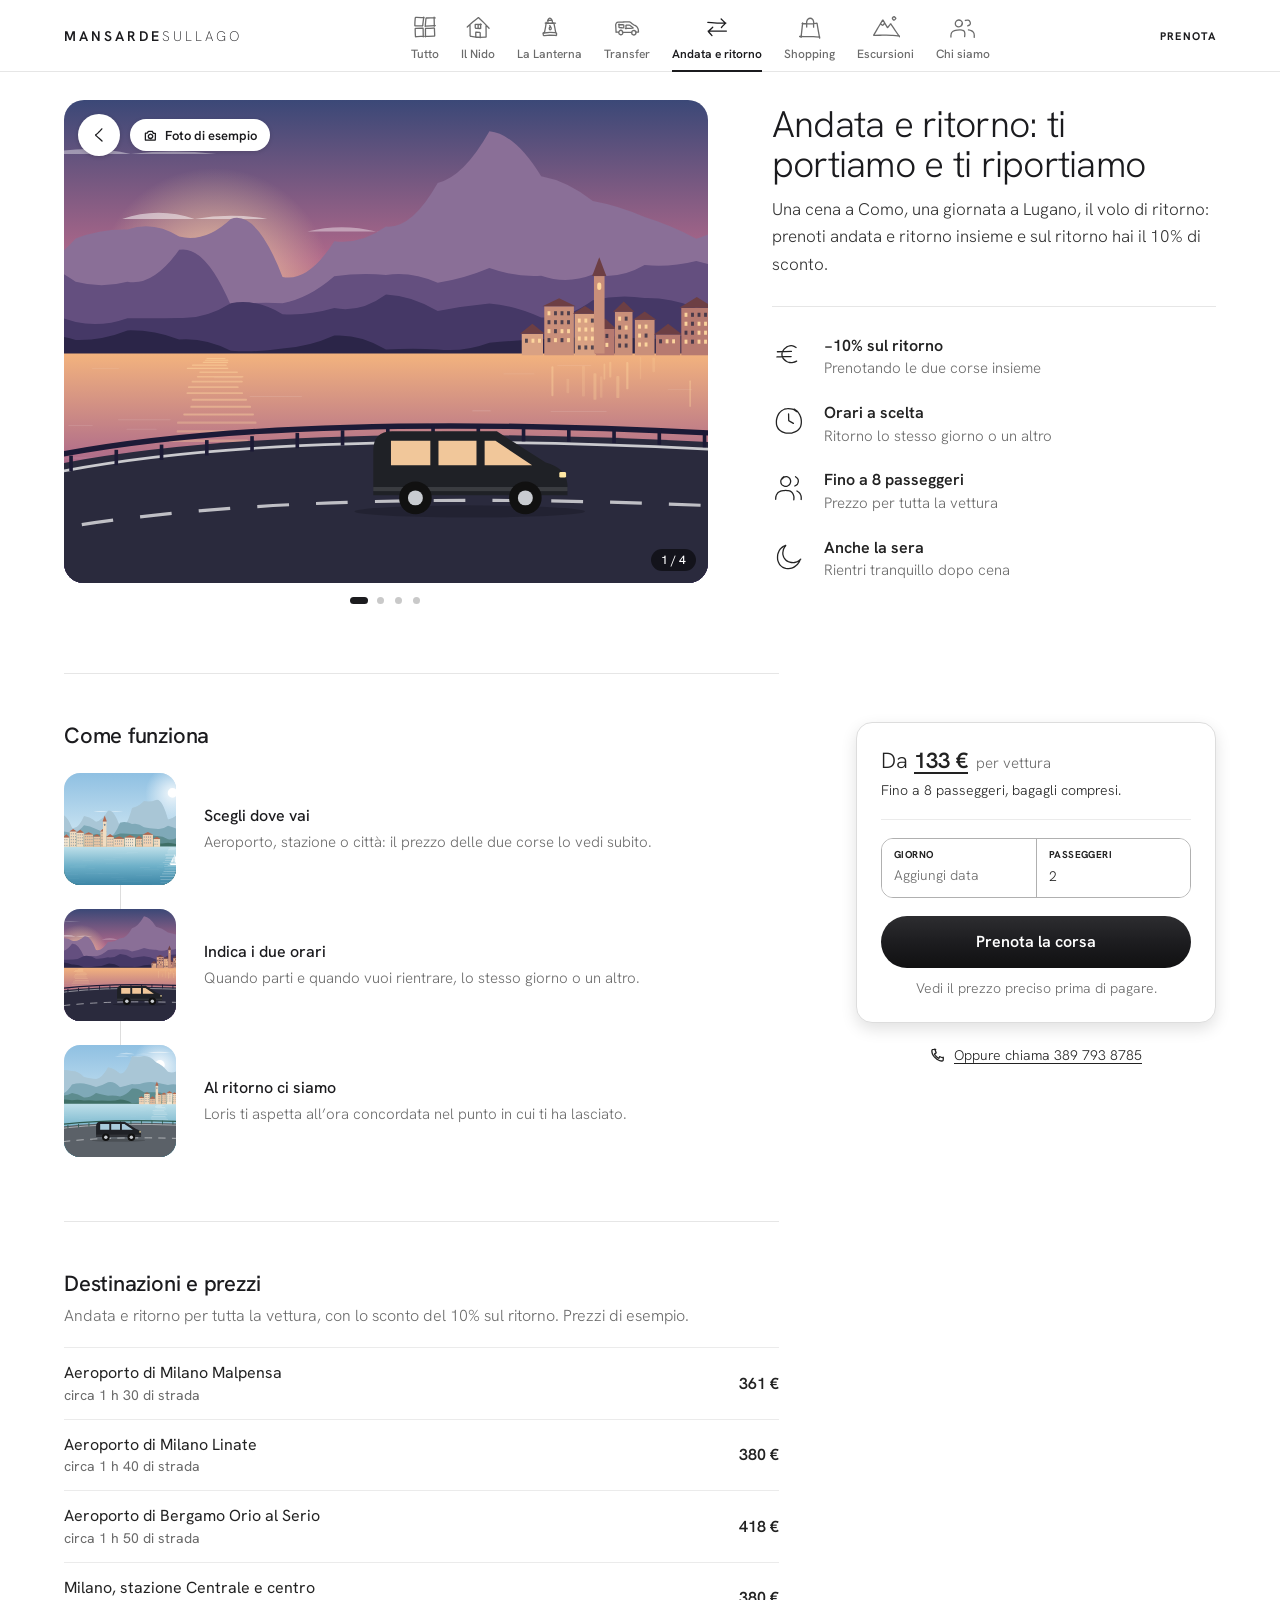
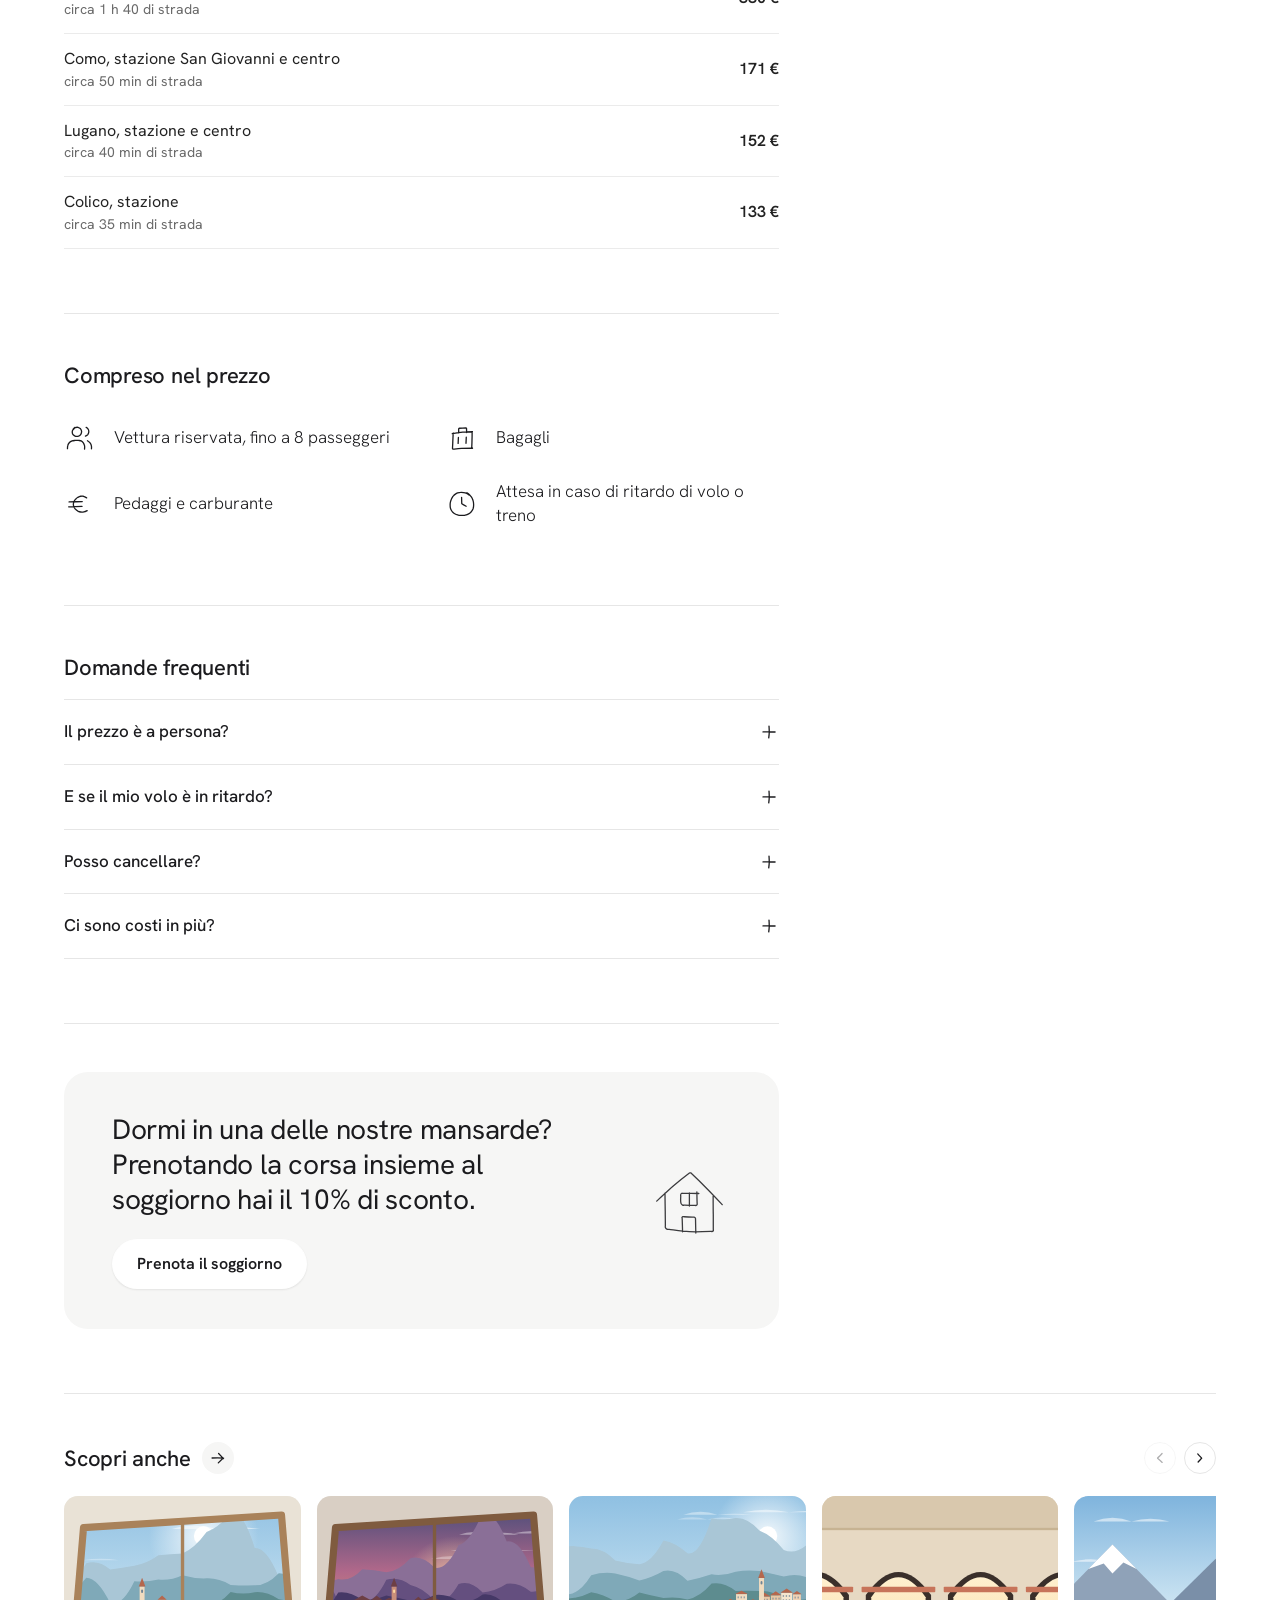
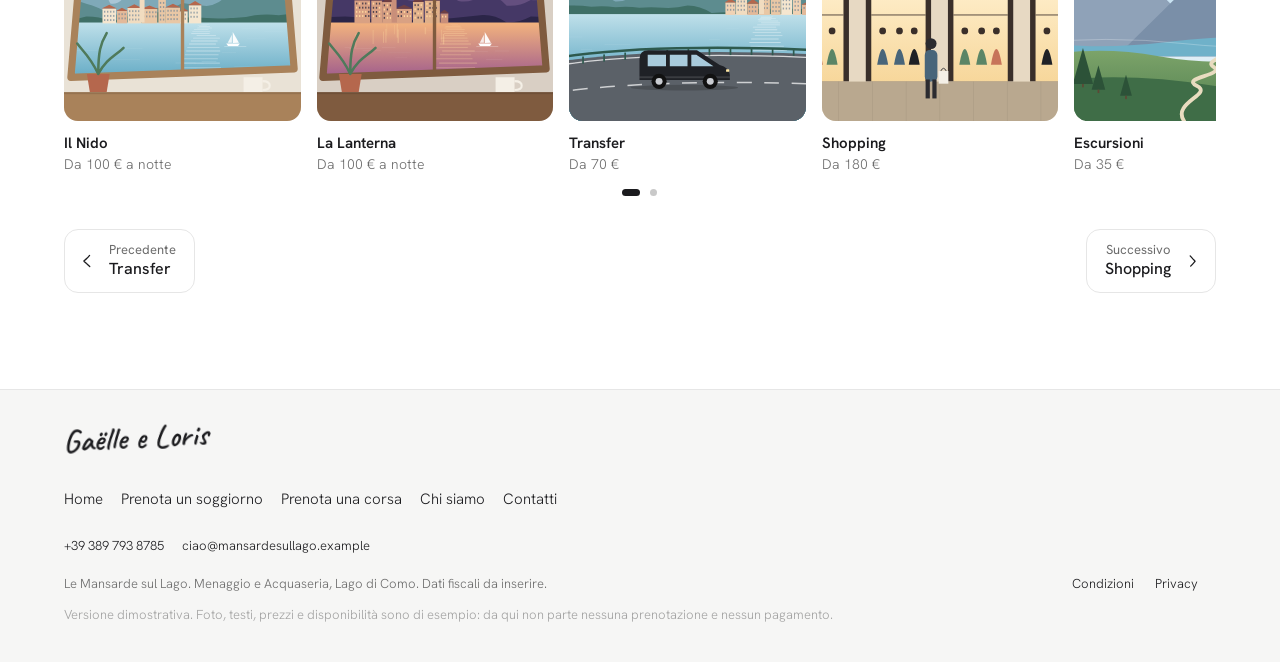
<file: andata-ritorno.html>
<!doctype html>
<html lang="it">
	<head>
		<meta charset="utf-8" />
		<meta name="viewport" content="width=device-width, initial-scale=1, viewport-fit=cover" />
		<!-- Versione dimostrativa: i motori di ricerca non devono elencarla. Da togliere quando il sito vero va online. -->
		<meta name="robots" content="noindex, nofollow" />
		<link rel="icon" href="./favicon.svg" type="image/svg+xml" />
		<!-- Carattere Hanken Grotesk (licenza OFL) caricato dal sito stesso: nessuna chiamata ad altri server -->
		<link rel="preload" href="./fonts/hanken-grotesk-latin-300-normal.woff2" as="font" type="font/woff2" crossorigin />
		<style>
			@font-face { font-family: 'Hanken Grotesk'; font-style: normal; font-weight: 200; font-display: swap; src: url('./fonts/hanken-grotesk-latin-200-normal.woff2') format('woff2'); }
			@font-face { font-family: 'Hanken Grotesk'; font-style: normal; font-weight: 300; font-display: swap; src: url('./fonts/hanken-grotesk-latin-300-normal.woff2') format('woff2'); }
			@font-face { font-family: 'Hanken Grotesk'; font-style: normal; font-weight: 400; font-display: swap; src: url('./fonts/hanken-grotesk-latin-400-normal.woff2') format('woff2'); }
			@font-face { font-family: 'Hanken Grotesk'; font-style: normal; font-weight: 500; font-display: swap; src: url('./fonts/hanken-grotesk-latin-500-normal.woff2') format('woff2'); }
			@font-face { font-family: 'Hanken Grotesk'; font-style: normal; font-weight: 600; font-display: swap; src: url('./fonts/hanken-grotesk-latin-600-normal.woff2') format('woff2'); }
			@font-face { font-family: 'Hanken Grotesk'; font-style: normal; font-weight: 700; font-display: swap; src: url('./fonts/hanken-grotesk-latin-700-normal.woff2') format('woff2'); }
			/* Caveat (licenza OFL): scrittura a mano, solo per saluti e firma. Anche questo sta nel sito. */
			@font-face { font-family: 'Caveat'; font-style: normal; font-weight: 600; font-display: swap; src: url('./fonts/caveat-latin-600-normal.woff2') format('woff2'); }
		</style>
		<!-- Le foto provvisorie arrivano da Unsplash: il collegamento si prepara subito, così compaiono prima -->
		<link rel="preconnect" href="https://images.unsplash.com" crossorigin />
		<script>
			// Foto provvisoria che non arriva (rete assente, server bloccato): al suo posto l'illustrazione che sta nel sito.
			// Vale anche per il link che apre la foto in grande.
			function fotoRiserva(img) {
				var r = img.getAttribute('data-riserva');
				if (!r) return;
				img.removeAttribute('data-riserva');
				img.removeAttribute('srcset');
				img.removeAttribute('sizes');
				img.src = r;
				var a = img.closest ? img.closest('a[data-visore-link]') : null;
				if (a) a.setAttribute('href', r);
			}
			// l'avviso «foto non arrivata» si ascolta da qui, prima che le foto comincino a caricarsi
			document.addEventListener('error', function (e) { var t = e.target; if (t && t.tagName === 'IMG') fotoRiserva(t); }, true);
			// Col tasto indietro o ricaricando: niente animazioni d'entrata (tolto subito dopo il primo disegno)
			try {
				var nav = performance.getEntriesByType('navigation')[0];
				if (nav && (nav.type === 'back_forward' || nav.type === 'reload')) {
					var h = document.documentElement;
					h.classList.add('torna');
					addEventListener('load', function () { requestAnimationFrame(function () { requestAnimationFrame(function () { h.classList.remove('torna'); }); }); });
				}
			} catch (e) {}
			// Home con #tutto (icona "Tutto" da un'altra pagina): intestazione bianca senza sfumare dallo scuro (tolto dopo il primo disegno)
			if (location.hash === '#tutto' && !document.documentElement.classList.contains('torna')) {
				var ht = document.documentElement;
				ht.classList.add('a-tutto');
				addEventListener('load', function () { requestAnimationFrame(function () { requestAnimationFrame(function () { ht.classList.remove('a-tutto'); }); }); });
			}
		</script>
		<!--1xl432n--><meta name="description" content="Una cena a Como, una giornata a Lugano, il volo di ritorno: prenoti andata e ritorno insieme e sul ritorno hai il 10% di sconto."/><!----><title>Andata e ritorno con autista | Le Mansarde sul Lago</title>
		<link href="./app/immutable/assets/_layout.m0WFRdXT.css" rel="stylesheet">
	</head>
	<body>
		<div style="display: contents"><!--[--><!--[0--><!--[--><header class="mm-header mm-header--chiaro" data-header=""><a class="mm-logo" href="./index.html" aria-label="Le Mansarde sul Lago, vai alla home">MANSARDE<span>SULLAGO</span></a> <a class="mm-header__link mm-header__link--stretto" href="./prenota.html">Prenota</a> <nav class="mm-sezioni " aria-label="Sezioni" data-chips=""><div class="mm-sezioni__in"><!--[--><a class="mm-sezione" href="./index.html#tutto" data-chip="tutto"><svg class="icon" width="28" height="28" viewBox="0 0 24 24" fill="none" stroke="currentColor" stroke-linecap="round" stroke-linejoin="round" aria-hidden="true" focusable="false"><path d="M10.9 3.6C10.9 3.6 10.2 9.3 10.1 10.2C10.1 10.5 10.2 10.6 10.1 10.8C10.1 10.9 9.9 11 9.8 11.1C9.6 11.2 9.5 11.1 9.2 11.1C8.3 11.1 4.5 11 3.8 11C3.6 11 3.6 11 3.5 11C3.4 10.9 3.3 10.8 3.3 10.7C3.2 10.6 3.3 10.6 3.3 10.4C3.3 9.6 3.5 5.8 3.6 4.8C3.6 4.5 3.6 4.4 3.7 4.2C3.8 4 4 3.9 4.2 3.8C4.4 3.7 4.5 3.8 4.9 3.8C5.9 3.8 11.3 4 11.3 4M12.2 11.6C12.2 11.6 12.7 5.8 12.8 4.9C12.9 4.7 12.8 4.6 12.9 4.5C12.9 4.4 13 4.3 13.1 4.2C13.2 4.2 13.3 4.3 13.5 4.3C14.3 4.3 20.7 4.2 20.7 4.2M19.8 3.6L20 11.6M20.8 10.8L12.3 11.3M10.7 19.9C10.7 19.9 5.4 20.3 4.5 20.3C4.3 20.4 4.2 20.4 4.1 20.4C3.9 20.3 3.8 20.2 3.8 20.1C3.7 20 3.8 19.9 3.8 19.6C3.7 18.8 3.6 15.2 3.6 14.3C3.6 13.9 3.5 13.8 3.6 13.6C3.6 13.4 3.8 13.3 3.9 13.2C4.1 13.1 4.2 13.2 4.5 13.2C5.3 13.1 9.1 13 9.9 13C10 13 10.1 12.9 10.2 13C10.3 13 10.4 13.1 10.4 13.2C10.4 13.2 10.4 13.3 10.4 13.5C10.4 14.3 10.5 20.4 10.5 20.4M12.4 20.4C12.4 20.4 12.4 14.6 12.4 13.8C12.4 13.6 12.3 13.5 12.4 13.4C12.4 13.3 12.5 13.2 12.6 13.2C12.8 13.1 12.9 13.2 13.1 13.2C14 13.2 18.2 13 19.1 12.9C19.4 12.9 19.6 12.8 19.7 12.9C19.9 12.9 20 13 20.1 13.2C20.2 13.3 20.1 13.4 20.1 13.7C20.1 14.5 20.3 18.3 20.3 19.1C20.3 19.3 20.4 19.4 20.3 19.5C20.3 19.6 20.2 19.7 20.1 19.8C20 19.8 19.9 19.8 19.7 19.8C18.7 19.8 11.8 20 11.8 20" vector-effect="non-scaling-stroke"></path></svg><!----><span>Tutto<!--[-1--><!--]--></span></a><a class="mm-sezione" href="./il-nido.html" data-chip="il-nido"><svg class="icon" width="28" height="28" viewBox="0 0 64 64" fill="none" stroke="currentColor" stroke-linecap="round" stroke-linejoin="round" aria-hidden="true" focusable="false"><path d="M7.4 32.1C7.4 32.1 15.9 24.1 20 20.5C23.9 17.2 30 12.4 31.6 11.2C32.1 10.9 32.2 10.7 32.5 10.6C32.7 10.5 33.1 10.5 33.4 10.6C33.7 10.7 33.7 10.9 34.1 11.2C35.5 12.5 41 17.8 44.6 21.5C48.7 25.6 57.3 34.8 57.3 34.8M13.7 26C13.7 26 13.8 35.8 13.9 40.1C13.9 43.8 14 48.5 14 50.5C14 51.3 13.8 51.7 14 52.2C14.2 52.7 14.6 53.2 15.1 53.4C15.6 53.7 16 53.5 16.9 53.6C19.5 53.9 27 55.1 32.3 55.4C37.7 55.7 46.5 55.3 48.8 55.2C49.3 55.2 49.6 55.3 49.9 55.2C50.1 55.1 50.4 54.8 50.5 54.6C50.7 54.3 50.6 54.1 50.5 53.6C50.5 51.8 50.5 46.4 50.5 42.5C50.4 38 50.4 28.3 50.4 28.3M27.1 55.5C27.1 55.5 26.9 47 26.8 45.4C26.8 44.9 26.6 44.7 26.7 44.5C26.8 44.2 27.1 44 27.3 43.9C27.6 43.8 27.8 44 28.3 44C29.4 44.1 33.1 44.3 34.5 44.3C35.1 44.3 35.5 44.1 36 44.3C36.3 44.4 36.7 44.8 36.9 45.2C37.1 45.6 36.9 46 37 46.7C37 48.5 37.2 56.4 37.2 56.4M38 25.1C38 25.1 38.1 32.1 38.2 33.6C38.2 34.1 38.3 34.4 38.2 34.7C38.1 35 37.9 35.3 37.6 35.4C37.3 35.5 37.1 35.4 36.6 35.4C35.2 35.4 30.5 35.3 28.9 35.2C28 35.2 27.6 35.3 27.1 35.1C26.6 34.8 26.1 34.4 25.9 33.8C25.4 32.6 25.7 29.6 25.7 28.4C25.7 27.7 25.5 27.4 25.7 27C25.8 26.6 26.1 26.3 26.5 26.1C26.8 26 27.1 26.2 27.7 26.2C29.6 26.2 39.5 26.3 39.5 26.3M32.3 25.8L32.3 35.9" vector-effect="non-scaling-stroke"></path></svg><!----><span>Il Nido<!--[-1--><!--]--></span></a><a class="mm-sezione" href="./la-lanterna.html" data-chip="la-lanterna"><svg class="icon" width="28" height="28" viewBox="0 0 64 64" fill="none" stroke="currentColor" stroke-linecap="round" stroke-linejoin="round" aria-hidden="true" focusable="false"><path d="M40.7 22C40.7 22 42.3 30.1 43.1 33.8C43.7 37.1 44.5 41.5 44.8 43.1C44.9 43.6 45.1 43.9 45 44.2C44.9 44.5 44.7 44.8 44.4 44.9C44.1 45 43.8 44.8 43.2 44.7C41.3 44.6 35.4 44.2 31.7 44.3C28.3 44.5 23.7 45.2 21.8 45.5C21 45.6 20.5 45.9 20.1 45.7C19.7 45.6 19.3 45.1 19.2 44.7C19.1 44.2 19.4 43.7 19.6 42.9C20 41.1 20.9 37.4 21.5 34.2C22.2 30.3 23.4 21.2 23.4 21.2M22.1 23.1L42.1 23.5M21 23L44.6 23.2M27.4 22.5C27.4 22.5 27.2 19.4 27.2 18.4C27.1 17.9 27 17.6 27.1 17.3C27.2 17 27.5 16.7 27.8 16.5C28.1 16.4 28.4 16.6 28.9 16.6C30.1 16.6 33.4 16.7 34.7 16.7C35.3 16.7 35.7 16.6 36.2 16.7C36.6 16.9 36.9 17.2 37.2 17.7C37.6 18.7 37.3 22.7 37.3 22.7M26.5 17.7C26.5 17.7 27.7 14.7 28.6 13.7C29.4 12.8 30.6 11.8 31.6 11.8C32.6 11.8 33.9 12.9 34.8 13.8C35.8 14.8 37.1 17.5 37.1 17.5M15.9 46.1C15.9 46.1 26.5 44.5 31.4 44.4C35.9 44.3 42.1 45 44.3 45.2C45.1 45.3 45.5 45.2 45.9 45.4C46.3 45.6 46.7 46 46.9 46.5C47.2 47.3 46.9 48.9 46.9 49.7C46.9 50.2 47 50.6 46.9 50.9C46.8 51.1 46.4 51.4 46.1 51.5C45.8 51.6 45.5 51.4 44.9 51.3C42.8 51.1 35.5 50.4 31.1 50.4C27.1 50.5 21.8 51.2 19.6 51.5C18.7 51.6 18.3 51.9 17.8 51.7C17.3 51.5 16.9 51.2 16.7 50.6C16.2 49.5 16.9 44.9 16.9 44.9M33.1 30.3C33.1 30.3 30.2 33.4 30.2 34.9C30.2 36.2 31.5 38.6 32.3 38.6C33.1 38.6 34.8 36.3 34.9 34.9C34.9 33.2 31.2 28.9 31.2 28.9" vector-effect="non-scaling-stroke"></path></svg><!----><span>La Lanterna<!--[-1--><!--]--></span></a><a class="mm-sezione" href="./transfer.html" data-chip="transfer"><svg class="icon" width="28" height="28" viewBox="0 0 64 64" fill="none" stroke="currentColor" stroke-linecap="round" stroke-linejoin="round" aria-hidden="true" focusable="false"><path d="M7.1 44C7.1 44 6.8 39.4 6.7 37.2C6.6 35.3 6.5 33.5 6.4 31.6C6.4 29.7 5.8 27.6 6.3 25.9C6.8 24.2 8 22.2 9.4 21.4C10.9 20.5 13.3 21 15.2 20.9C17.2 20.7 19.2 20.8 21.1 20.7C23.1 20.6 25.1 20.6 27.1 20.5C29 20.5 31.1 20.4 32.8 20.4C34.3 20.4 35.9 20.4 36.7 20.3C37.2 20.3 37.4 20.3 37.7 20.3C38.1 20.4 38.5 20.5 38.8 20.6C39.1 20.8 39.2 21 39.6 21.2C40.3 21.8 41.7 22.9 43 23.8C44.5 24.9 46.2 26.2 47.9 27.3C49.6 28.4 51.9 29 53.4 30.4C55 31.8 56.4 33.7 57.2 35.8C58 37.8 58.3 42.7 58.3 42.7M6.6 43.5L12.5 43.5M21.6 43.9L43.3 44.5M52.3 43.5L58.3 43.4M16.3 40.1C16.3 40.1 13.1 42.9 13.1 44.4C13.1 46 15.1 48.7 16.6 49.3C18 49.8 21 49 21.8 47.8C22.7 46.6 22.6 43.3 21.7 41.9C20.8 40.5 17.7 39.2 16.2 39.6C14.7 40 12.7 44.4 12.7 44.4M51.8 47.7C51.8 47.7 52.5 43.1 51.5 41.9C50.5 40.6 47.3 39.8 45.8 40.4C44.3 41 42.5 43.9 42.6 45.5C42.7 47.1 44.7 49.7 46.3 50.1C47.9 50.5 51.2 49.3 52.2 47.9C53.1 46.5 51.9 41.6 51.9 41.6M12.6 26.6C12.6 26.6 20.7 26.8 22.5 26.8C23.1 26.8 23.4 26.7 23.8 26.9C24.1 27 24.5 27.4 24.6 27.8C24.8 28.1 24.6 28.6 24.6 29.1C24.6 30.1 24.9 32.4 24.5 33.2C24.3 33.6 23.9 33.9 23.6 34.1C23.1 34.2 22.7 34 22.1 34C20.7 33.9 17.2 33.6 15.9 33.5C15.3 33.5 14.9 33.6 14.5 33.4C14.2 33.3 13.9 32.9 13.7 32.6C13.6 32.2 13.7 31.9 13.7 31.3C13.7 30 13.8 25.4 13.8 25.4M29.7 36.2C29.7 36.2 29.7 30.9 29.7 29.6C29.7 29.1 29.5 28.8 29.6 28.5C29.7 28.2 30 27.9 30.3 27.8C30.5 27.7 30.8 27.8 31.3 27.8C32.3 27.8 35.3 27.7 36.3 27.7C36.8 27.7 37 27.6 37.3 27.6C37.7 27.7 38.1 27.8 38.4 28C38.7 28.2 38.8 28.4 39.2 28.7C40.3 29.5 43.8 32.3 45 33.1C45.4 33.4 45.8 33.5 45.9 33.8C46 33.9 46 34.2 45.9 34.3C45.7 34.5 45.3 34.4 44.7 34.5C42.4 34.7 28.3 35.3 28.3 35.3" vector-effect="non-scaling-stroke"></path></svg><!----><span>Transfer<!--[-1--><!--]--></span></a><a class="mm-sezione is-active" href="./andata-ritorno.html" aria-current="page" data-chip="andata-ritorno"><svg class="icon" width="28" height="28" viewBox="0 0 64 64" fill="none" stroke="currentColor" stroke-linecap="round" stroke-linejoin="round" aria-hidden="true" focusable="false"><path d="M11 21.3C11 21.3 20.9 22.1 25.7 22.4C30.2 22.7 34.5 22.9 38.9 23C43.3 23.1 52.3 23 52.3 23M41.5 13.7C41.5 13.7 49.1 21.1 50.3 22.3C50.7 22.6 50.9 22.6 51 22.9C51.1 23.1 51.1 23.4 51 23.6C50.9 23.9 50.7 23.9 50.4 24.3C49.3 25.5 42.1 33 42.1 33M53.5 41.3C53.5 41.3 43.7 41.4 39 41.4C34.4 41.4 30 41.3 25.4 41.3C20.8 41.3 11.6 41.4 11.6 41.4M22.2 32.5C22.2 32.5 14.5 39.9 13.3 41.2C12.9 41.6 12.7 41.6 12.6 41.9C12.5 42.1 12.5 42.5 12.6 42.7C12.6 43 12.8 43 13.1 43.4C14.2 44.6 20.5 51.6 20.5 51.6" vector-effect="non-scaling-stroke"></path></svg><!----><span>Andata<!--[0--><span class="mm-sezione__resto"> e ritorno</span><!--]--></span></a><a class="mm-sezione" href="./shopping.html" data-chip="shopping"><svg class="icon" width="28" height="28" viewBox="0 0 64 64" fill="none" stroke="currentColor" stroke-linecap="round" stroke-linejoin="round" aria-hidden="true" focusable="false"><path d="M11.5 55.6C11.5 55.6 12.8 44.7 13.4 39.2C14 33.6 15.2 22.5 15.2 22.5M14 24C14 24 26 24.8 31.6 24.7C36.7 24.6 44.2 23.8 46.3 23.5C46.9 23.5 47.1 23.3 47.4 23.3C47.8 23.4 48.1 23.7 48.3 24C48.4 24.3 48.3 24.6 48.4 25.2C48.7 27.3 49.9 34.6 50.8 39.6C51.8 45.3 54.1 57.4 54.1 57.4M54.5 55C54.5 55 44.6 54.3 39.8 54.1C35.1 53.9 30.8 53.9 25.9 53.9C20.3 53.8 8.2 53.7 8.2 53.7M24.5 32C24.5 32 24.4 27.5 24.4 25.4C24.5 23.4 24.1 21.4 24.5 19.5C25 17.6 25.8 15.5 27.1 14.2C28.4 13 30.7 12 32.5 12C34.2 12 36.5 13.1 37.7 14.4C39.1 15.7 39.8 17.9 40.2 19.7C40.6 21.6 40.2 23.6 40.2 25.6C40.2 27.8 40.3 32.4 40.3 32.4" vector-effect="non-scaling-stroke"></path></svg><!----><span>Shopping<!--[-1--><!--]--></span></a><a class="mm-sezione" href="./escursioni.html" data-chip="escursioni"><svg class="icon" width="28" height="28" viewBox="0 0 64 64" fill="none" stroke="currentColor" stroke-linecap="round" stroke-linejoin="round" aria-hidden="true" focusable="false"><path d="M63.3 52.7C63.3 52.7 52.7 51.7 47.5 51.3C42.6 51 37.7 50.6 32.8 50.6C28 50.5 23.1 50.8 18.4 50.9C13.8 50.9 6.8 51 5 51.1C4.5 51.1 4.3 51.2 4.1 51.1C3.9 51.1 3.8 50.9 3.8 50.7C3.8 50.5 4 50.3 4.2 49.9C5.1 48.4 8.4 42.8 10.6 39.1C12.9 35.3 15.4 31.2 17.6 27.4C19.8 23.8 22.9 18.6 23.9 17C24.2 16.6 24.2 16.2 24.5 16.1C24.7 16 25 16 25.1 16.1C25.4 16.2 25.4 16.5 25.6 17C26.8 19 33.5 30.4 34.7 32.4C35 32.8 35 33.1 35.3 33.2C35.5 33.3 35.8 33.3 36 33.2C36.2 33.1 36.3 32.8 36.6 32.5C37.4 31.3 40.7 26.9 41.6 25.8C41.9 25.3 41.9 25 42.2 24.9C42.4 24.8 42.8 24.8 43 24.9C43.3 25.1 43.3 25.4 43.6 25.8C44.8 27.6 49.1 34 52.1 38.4C55.5 43.4 62.9 54.3 62.9 54.3M19.3 24.4C19.3 24.4 22 26.6 22.8 27.2C23.2 27.5 23.4 27.8 23.7 27.9C24.1 28 24.5 28 24.8 27.9C25.1 27.7 25.2 27.4 25.6 27C26.3 26.2 28.9 23.5 28.9 23.5M54.7 12.1C54.7 12.1 51.9 8.2 50.5 8.2C49.1 8.2 46.5 10.9 46.5 12.2C46.5 13.5 49.1 16.2 50.4 16.2C51.7 16.2 54.3 13.4 54.3 12.1C54.2 10.9 50.5 8.6 50.5 8.6" vector-effect="non-scaling-stroke"></path></svg><!----><span>Escursioni<!--[-1--><!--]--></span></a><a class="mm-sezione" href="./chi-siamo.html" data-chip="chi-siamo"><svg class="icon" width="28" height="28" viewBox="0 0 64 64" fill="none" stroke="currentColor" stroke-linecap="round" stroke-linejoin="round" aria-hidden="true" focusable="false"><path d="M28.7 29.2C28.7 29.2 30.8 25.3 30.7 23.4C30.6 21.6 29.4 19.3 27.9 18C26.5 16.8 23.9 15.9 22 16C20.2 16.1 17.8 17.3 16.6 18.7C15.3 20.1 14.3 22.6 14.4 24.4C14.4 26.2 15.5 28.5 16.8 29.7C18.2 30.9 20.7 31.7 22.5 31.5C24.5 31.4 26.9 30.1 28.1 28.7C29.3 27.4 30 23.5 30 23.5M4.4 55C4.4 55 4.2 50.3 4.8 48.3C5.3 46.4 6.1 44.4 7.4 43.1C8.7 41.7 10.9 40.9 12.8 40.2C14.7 39.5 16.8 39.2 18.8 38.9C20.7 38.6 22.7 38.4 24.7 38.4C26.6 38.4 28.5 38.3 30.2 38.9C31.9 39.4 33.7 40.2 34.7 41.5C35.7 42.9 36 45 36.2 46.9C36.4 49.1 35.7 53.9 35.7 53.9M37.4 17.1C37.4 17.1 42.1 15.7 43.9 16.3C45.6 16.9 47.5 18.7 48.2 20.4C48.9 22 49 24.5 48.2 26C47.3 27.6 42.8 29.5 42.8 29.5M44.4 38.5C44.4 38.5 48.8 39.3 50.7 40.2C52.5 41.1 54.4 42.1 55.5 43.6C56.7 45 57.3 47 57.6 49C58 51 57.6 55.6 57.6 55.6" vector-effect="non-scaling-stroke"></path></svg><!----><span>Chi siamo<!--[-1--><!--]--></span></a><!--]--></div></nav><!----> <a class="mm-header__link mm-header__link--largo" href="./prenota.html">Prenota</a></header><!----> <main id="contenuto"><!--[--><div class="v3-contenuto v3-testa"><div class="v3-scheda__testa "><div class="v3-scheda__capo"><h1 class="v3-scheda__titolo"><!--[-1--><!--]--><!--[0--><span class="solo-tel">Ti portiamo e ti riportiamo</span><span class="solo-pc">Andata e ritorno: ti portiamo e ti riportiamo</span><!--]--></h1> <!--[0--><p class="v3-scheda__intro"><!--[0--><span class="solo-tel">Ti portiamo e ti veniamo a riprendere, lo stesso giorno o un altro.</span><span class="solo-pc">Una cena a Como, una giornata a Lugano, il volo di ritorno: prenoti andata e ritorno insieme e sul ritorno hai il 10% di sconto.</span><!--]--></p><!--]--> <!--[0--><ul class="v3-scheda__lista"><!--[--><li><svg class="icon" width="34" height="34" viewBox="0 0 24 24" fill="none" stroke="currentColor" stroke-linecap="round" stroke-linejoin="round" aria-hidden="true" focusable="false"><path d="M17 7.4C17 7.4 15.4 6.4 14.6 6.2C13.9 6.1 13.2 6.1 12.5 6.2C11.8 6.3 11.1 6.6 10.4 7C9.8 7.4 9.2 7.9 8.7 8.4C8.2 9 7.7 9.6 7.5 10.3C7.2 10.9 7 11.6 7 12.2C7 12.9 7.2 13.6 7.4 14.2C7.7 14.8 8.1 15.4 8.6 15.9C9.1 16.5 9.7 16.9 10.3 17.3C11 17.6 11.8 17.9 12.5 18C13.3 18.1 14.1 18.1 14.9 17.9C15.8 17.8 17.4 17 17.4 17M3.8 10.4C3.8 10.4 7.2 10.3 8.9 10.3C10.5 10.3 13.7 10.2 13.7 10.2M3.5 14.1C3.5 14.1 6.9 14 8.6 13.9C10.3 13.9 13.5 13.8 13.5 13.8" vector-effect="non-scaling-stroke"></path></svg><!----><span><strong>−10% sul ritorno</strong><small>Prenotando le due corse insieme</small></span></li><li><svg class="icon" width="34" height="34" viewBox="0 0 24 24" fill="none" stroke="currentColor" stroke-linecap="round" stroke-linejoin="round" aria-hidden="true" focusable="false"><path d="M17.3 5.3C17.3 5.3 16.1 4.3 15.5 4C14.8 3.7 14 3.5 13.2 3.4C12.5 3.3 11.7 3.2 10.9 3.3C10.2 3.3 9.4 3.5 8.7 3.7C8 4 7.4 4.4 6.8 4.8C6.2 5.2 5.7 5.8 5.2 6.3C4.8 6.9 4.4 7.6 4.1 8.2C3.8 8.9 3.6 9.6 3.4 10.2C3.2 10.9 3.1 11.7 3.1 12.4C3.1 13.1 3.1 13.8 3.2 14.5C3.3 15.1 3.5 15.8 3.9 16.5C4.2 17.1 4.6 17.7 5.1 18.2C5.6 18.7 6.3 19.2 6.9 19.5C7.5 19.9 8.3 20.1 9 20.3C9.7 20.5 10.5 20.6 11.2 20.6C12 20.6 12.8 20.6 13.6 20.5C14.3 20.3 15.1 20.2 15.8 19.9C16.5 19.6 17.2 19.3 17.8 18.9C18.4 18.5 18.9 18 19.3 17.4C19.7 16.9 20.1 16.2 20.3 15.6C20.5 14.9 20.7 14.1 20.7 13.3C20.8 12.5 20.7 11.7 20.6 10.9C20.5 10.2 20.3 9.4 20 8.7C19.8 8 19.4 7.3 19 6.7C18.6 6.1 18.1 5.5 17.6 5C17 4.5 15.7 3.6 15.7 3.6M11.7 7C11.7 7 11.8 10.7 11.8 11.3C11.8 11.4 11.8 11.5 11.8 11.6C11.9 11.7 11.9 11.8 12 11.9C12.1 12 12.2 12 12.3 12.1C12.8 12.3 15.1 13.7 15.1 13.7" vector-effect="non-scaling-stroke"></path></svg><!----><span><strong>Orari a scelta</strong><small>Ritorno lo stesso giorno o un altro</small></span></li><li><svg class="icon" width="34" height="34" viewBox="0 0 24 24" fill="none" stroke="currentColor" stroke-linecap="round" stroke-linejoin="round" aria-hidden="true" focusable="false"><path d="M2.6 20C2.6 20 2.6 18.2 2.9 17.4C3.1 16.7 3.6 16 4.1 15.4C4.6 14.9 5.4 14.5 6.1 14.2C6.8 13.9 7.7 13.9 8.5 13.8C9.2 13.7 10 13.7 10.8 13.8C11.5 13.9 12.3 13.9 12.9 14.2C13.5 14.5 14.1 15 14.5 15.6C14.9 16.2 15.2 17 15.4 17.7C15.6 18.5 15.4 20.3 15.4 20.3M8.3 4C8.3 4 7.1 4.9 6.8 5.5C6.4 6.1 6.1 6.9 6.2 7.6C6.2 8.3 6.5 9.1 6.9 9.6C7.4 10.1 8.1 10.5 8.7 10.7C9.4 10.9 10.3 10.8 10.9 10.6C11.6 10.3 12.2 9.8 12.6 9.2C13 8.6 13.2 7.8 13.2 7.1C13.1 6.4 12.8 5.6 12.4 5.1C11.9 4.6 11.2 4.2 10.5 4C9.8 3.9 9 4 8.4 4.3C7.9 4.6 7 5.7 7 5.7M16.6 4C16.6 4 17.8 4.8 18.1 5.4C18.5 5.9 18.6 6.6 18.6 7.3C18.6 7.9 18.3 8.6 18 9.2C17.6 9.8 16.1 10.6 16.1 10.6M17.6 14.1C17.6 14.1 18.7 14.8 19.1 15.2C19.6 15.6 19.9 16.1 20.1 16.6C20.4 17.1 20.5 17.7 20.6 18.3C20.7 18.9 20.6 20.1 20.6 20.1" vector-effect="non-scaling-stroke"></path></svg><!----><span><strong>Fino a 8 passeggeri</strong><small>Prezzo per tutta la vettura</small></span></li><li><svg class="icon" width="34" height="34" viewBox="0 0 24 24" fill="none" stroke="currentColor" stroke-linecap="round" stroke-linejoin="round" aria-hidden="true" focusable="false"><path d="M19.9 14.4C19.9 14.4 19.3 16 18.9 16.6C18.5 17.3 18.1 17.8 17.5 18.3C17 18.9 16.4 19.3 15.8 19.7C15.2 20.1 14.6 20.4 13.9 20.6C13.2 20.8 12.5 20.9 11.8 20.9C11.1 20.9 10.3 20.8 9.7 20.7C9 20.5 8.3 20.3 7.7 20C7.1 19.7 6.6 19.3 6.1 18.8C5.6 18.3 5.2 17.7 4.9 17.1C4.5 16.5 4.3 15.8 4.1 15.1C3.9 14.4 3.9 13.7 3.9 12.9C3.9 12.2 4 11.4 4.1 10.7C4.3 10 4.6 9.3 4.9 8.6C5.2 8 5.7 7.4 6.1 6.8C6.6 6.3 7.2 5.8 7.8 5.4C8.3 5.1 9 4.8 9.3 4.6C9.5 4.6 9.6 4.5 9.6 4.6C9.7 4.6 9.7 4.6 9.7 4.6C9.7 4.7 9.5 4.8 9.5 4.9C9.2 5.2 8.7 5.8 8.5 6.4C8.1 7.1 7.9 7.9 7.8 8.7C7.6 9.4 7.6 10.2 7.7 11C7.9 11.7 8.1 12.4 8.4 13.1C8.7 13.7 9.2 14.3 9.7 14.8C10.2 15.3 10.9 15.7 11.5 16C12.2 16.3 12.9 16.5 13.6 16.6C14.3 16.7 15.1 16.8 15.8 16.6C16.5 16.5 17.3 16.3 18 16C18.8 15.5 20.3 14.2 20.3 14.2" vector-effect="non-scaling-stroke"></path></svg><!----><span><strong>Anche la sera</strong><small>Rientri tranquillo dopo cena</small></span></li><!--]--></ul><!--]--></div> <div class="v3-scheda__media"><div class="v3-scheda__img v3-galleria" data-galleria=""><!--[0--><div class="v3-galleria__riga" data-galleria-riga=""><!--[--><a class="v3-galleria__foto" href="https://images.unsplash.com/photo-1706149472600-95b79e0aad93?auto=format&amp;q=70&amp;w=1600&amp;fit=max" data-visore-link="" data-visore-gruppo="galleria" data-visore-apri="griglia" aria-label="Guarda tutte le foto (4)"><img src="https://images.unsplash.com/photo-1706149472600-95b79e0aad93?auto=format&amp;q=70&amp;w=1024&amp;h=683&amp;fit=crop" srcset="https://images.unsplash.com/photo-1706149472600-95b79e0aad93?auto=format&amp;q=70&amp;w=640&amp;h=427&amp;fit=crop 640w, https://images.unsplash.com/photo-1706149472600-95b79e0aad93?auto=format&amp;q=70&amp;w=1024&amp;h=683&amp;fit=crop 1024w, https://images.unsplash.com/photo-1706149472600-95b79e0aad93?auto=format&amp;q=70&amp;w=1600&amp;h=1067&amp;fit=crop 1600w, https://images.unsplash.com/photo-1706149472600-95b79e0aad93?auto=format&amp;q=70&amp;w=2400&amp;h=1601&amp;fit=crop 2400w" sizes="(min-width: 1024px) 50vw, 100vw" alt="La strada lungo il lago al tramonto" width="1600" height="1067" loading="eager" fetchpriority="high" data-riserva="./foto/auto-3.svg"/><!----></a><a class="v3-galleria__foto" href="https://images.unsplash.com/photo-1636101216645-65205ca7c479?auto=format&amp;q=70&amp;w=1600&amp;fit=max" data-visore-link="" data-visore-gruppo="galleria" data-visore-apri="griglia" aria-label="Guarda tutte le foto (4)"><img src="https://images.unsplash.com/photo-1636101216645-65205ca7c479?auto=format&amp;q=70&amp;w=1024&amp;h=683&amp;fit=crop" srcset="https://images.unsplash.com/photo-1636101216645-65205ca7c479?auto=format&amp;q=70&amp;w=640&amp;h=427&amp;fit=crop 640w, https://images.unsplash.com/photo-1636101216645-65205ca7c479?auto=format&amp;q=70&amp;w=1024&amp;h=683&amp;fit=crop 1024w, https://images.unsplash.com/photo-1636101216645-65205ca7c479?auto=format&amp;q=70&amp;w=1600&amp;h=1067&amp;fit=crop 1600w, https://images.unsplash.com/photo-1636101216645-65205ca7c479?auto=format&amp;q=70&amp;w=2400&amp;h=1601&amp;fit=crop 2400w" sizes="(min-width: 1024px) 50vw, 100vw" alt="Un paese colorato sulla riva del lago" width="1600" height="1067" loading="lazy" decoding="async" data-riserva="./foto/lago-3.svg"/><!----></a><a class="v3-galleria__foto" href="https://images.unsplash.com/photo-1730800328198-f9efbf9db53f?auto=format&amp;q=70&amp;w=1600&amp;fit=max" data-visore-link="" data-visore-gruppo="galleria" data-visore-apri="griglia" aria-label="Guarda tutte le foto (4)"><img src="https://images.unsplash.com/photo-1730800328198-f9efbf9db53f?auto=format&amp;q=70&amp;w=1024&amp;h=683&amp;fit=crop" srcset="https://images.unsplash.com/photo-1730800328198-f9efbf9db53f?auto=format&amp;q=70&amp;w=640&amp;h=427&amp;fit=crop 640w, https://images.unsplash.com/photo-1730800328198-f9efbf9db53f?auto=format&amp;q=70&amp;w=1024&amp;h=683&amp;fit=crop 1024w, https://images.unsplash.com/photo-1730800328198-f9efbf9db53f?auto=format&amp;q=70&amp;w=1600&amp;h=1067&amp;fit=crop 1600w, https://images.unsplash.com/photo-1730800328198-f9efbf9db53f?auto=format&amp;q=70&amp;w=2400&amp;h=1601&amp;fit=crop 2400w" sizes="(min-width: 1024px) 50vw, 100vw" alt="L’autista apre la portiera del minivan" width="1600" height="1067" loading="lazy" decoding="async" data-riserva="./foto/auto-1.svg"/><!----></a><a class="v3-galleria__foto" href="https://images.unsplash.com/photo-1620927894581-488ff4737a52?auto=format&amp;q=70&amp;w=1600&amp;fit=max" data-visore-link="" data-visore-gruppo="galleria" data-visore-apri="griglia" aria-label="Guarda tutte le foto (4)"><img src="https://images.unsplash.com/photo-1620927894581-488ff4737a52?auto=format&amp;q=70&amp;w=1024&amp;h=683&amp;fit=crop" srcset="https://images.unsplash.com/photo-1620927894581-488ff4737a52?auto=format&amp;q=70&amp;w=640&amp;h=427&amp;fit=crop 640w, https://images.unsplash.com/photo-1620927894581-488ff4737a52?auto=format&amp;q=70&amp;w=1024&amp;h=683&amp;fit=crop 1024w, https://images.unsplash.com/photo-1620927894581-488ff4737a52?auto=format&amp;q=70&amp;w=1600&amp;h=1067&amp;fit=crop 1600w, https://images.unsplash.com/photo-1620927894581-488ff4737a52?auto=format&amp;q=70&amp;w=2400&amp;h=1601&amp;fit=crop 2400w" sizes="(min-width: 1024px) 50vw, 100vw" alt="Il lago alla sera" width="1600" height="1067" loading="lazy" decoding="async" data-riserva="./foto/lago-2.svg"/><!----></a><!--]--></div> <span class="v3-galleria__conta" aria-hidden="true"><span data-galleria-n="">1</span> / 4</span> <button type="button" class="v3-galleria__freccia v3-galleria__freccia--prec" data-galleria-prec="" aria-label="Foto precedente" disabled=""><svg class="icon" width="16" height="16" viewBox="0 0 24 24" fill="none" stroke="currentColor" stroke-linecap="round" stroke-linejoin="round" aria-hidden="true" focusable="false"><path d="M15.1 5.3C15.1 5.3 12.8 8 11.6 9.1C10.7 10 9.5 11 8.9 11.4C8.7 11.6 8.5 11.7 8.4 11.8C8.4 12 8.4 12.2 8.4 12.4C8.5 12.5 8.7 12.6 8.9 12.8C9.4 13.2 10.5 14.2 11.4 15.1C12.6 16.1 15.3 18.6 15.3 18.6" vector-effect="non-scaling-stroke"></path></svg><!----></button> <button type="button" class="v3-galleria__freccia v3-galleria__freccia--succ" data-galleria-succ="" aria-label="Foto successiva"><svg class="icon" width="16" height="16" viewBox="0 0 24 24" fill="none" stroke="currentColor" stroke-linecap="round" stroke-linejoin="round" aria-hidden="true" focusable="false"><path d="M8.6 5.9C8.6 5.9 12.9 10.7 13.8 11.5C14 11.8 14.2 11.8 14.3 12C14.4 12.2 14.4 12.4 14.4 12.6C14.3 12.8 14.1 12.8 13.9 13C13.2 13.8 9.2 18.1 9.2 18.1" vector-effect="non-scaling-stroke"></path></svg><!----></button><!--]--> <a class="v3-indietro v3-indietro--foto" href="./index.html" data-indietro="" aria-label="Torna indietro"><svg class="icon" width="22" height="22" viewBox="0 0 24 24" fill="none" stroke="currentColor" stroke-linecap="round" stroke-linejoin="round" aria-hidden="true" focusable="false"><path d="M15.1 5.3C15.1 5.3 12.8 8 11.6 9.1C10.7 10 9.5 11 8.9 11.4C8.7 11.6 8.5 11.7 8.4 11.8C8.4 12 8.4 12.2 8.4 12.4C8.5 12.5 8.7 12.6 8.9 12.8C9.4 13.2 10.5 14.2 11.4 15.1C12.6 16.1 15.3 18.6 15.3 18.6" vector-effect="non-scaling-stroke"></path></svg><!----> <!--[-1--><!--]--></a><!----> <!--[0--><span class="v3-pill"><!--[0--><svg class="icon" width="15" height="15" viewBox="0 0 24 24" fill="none" stroke="currentColor" stroke-linecap="round" stroke-linejoin="round" aria-hidden="true" focusable="false"><path d="M14.6 5.2C14.6 5.2 16.1 7.6 16.4 8.1C16.5 8.2 16.5 8.3 16.6 8.4C16.7 8.5 16.9 8.6 17 8.6C17.2 8.7 17.3 8.6 17.5 8.6C17.8 8.6 18.8 8.6 19.1 8.6C19.3 8.6 19.4 8.6 19.5 8.6C19.6 8.7 19.7 8.8 19.8 8.9C19.8 9 19.8 9 19.8 9.2C19.8 9.9 19.8 12.4 19.8 13.9C19.8 15.3 19.7 17.2 19.7 18.1C19.7 18.4 19.8 18.6 19.7 18.8C19.7 19 19.5 19.2 19.3 19.3C19 19.3 18.8 19.3 18.5 19.3C17.6 19.3 15.6 19.3 14 19.3C12.3 19.3 10.1 19.3 8.5 19.3C7.1 19.4 5.5 19.4 4.8 19.5C4.5 19.5 4.3 19.5 4.2 19.5C4 19.4 3.9 19.2 3.8 19.1C3.7 18.9 3.8 18.7 3.8 18.4C3.8 17.5 3.8 15.4 3.8 13.9C3.8 12.2 3.8 9.6 3.9 8.8C3.9 8.6 3.8 8.5 3.9 8.4C3.9 8.2 4 8.1 4.1 8.1C4.2 8.1 4.3 8.1 4.5 8.1C4.9 8.1 5.6 8.2 6 8.2C6.2 8.2 6.3 8.3 6.4 8.2C6.6 8.2 6.8 8.1 6.9 8C7.1 7.9 7.1 7.8 7.2 7.6C7.5 7.2 8.2 6.1 8.6 5.7C8.9 5.5 9.1 5.4 9.3 5.3C9.6 5.3 9.7 5.4 10.1 5.4C11 5.4 15 5.5 15 5.5M10.8 16.4C10.8 16.4 12.3 16.7 13 16.6C13.7 16.4 14.4 15.8 14.9 15.3C15.3 14.8 15.6 14 15.6 13.3C15.6 12.6 15.3 11.9 14.9 11.3C14.5 10.8 13.8 10.3 13.1 10.1C12.5 9.9 11.6 9.9 10.9 10.1C10.3 10.3 9.6 10.8 9.2 11.3C8.8 11.9 8.5 12.7 8.5 13.4C8.5 14 8.7 14.8 9.1 15.4C9.4 16 10.1 16.5 10.7 16.8C11.4 17 13.1 16.9 13.1 16.9" vector-effect="non-scaling-stroke"></path></svg><!--]-->Foto di esempio</span><!--]--></div> <!--[0--><div class="v3-galleria__punti" data-galleria-punti="" aria-hidden="true"><!--[--><button type="button" class="v3-galleria__punto is-attivo" data-galleria-punto="0" tabindex="-1"></button><button type="button" class="v3-galleria__punto" data-galleria-punto="1" tabindex="-1"></button><button type="button" class="v3-galleria__punto" data-galleria-punto="2" tabindex="-1"></button><button type="button" class="v3-galleria__punto" data-galleria-punto="3" tabindex="-1"></button><!--]--></div><!--]--></div> <!--[0--><div class="v3-scheda__info"><!--[-1--><!--]--> <div class="v3-scheda__compra"><div class="v3-prezzo"><p class="v3-prezzo__label">A partire da</p> <p class="v3-prezzo__cifra">133 € <span>per vettura</span></p></div> <div class="v3-azioni"><a class="v3-btn" href="./corsa.html#servizio=andata-ritorno">Prenota la corsa</a></div></div><!----></div><!--]--></div></div><!----> <div class="v3-contenuto v3-pagina"><div class="v3-due"><div class="v3-due__testo"><section class="v3-sezione"><h2 class="v3-h3">Come funziona</h2> <ol class="v3-passi" style="--n: 3" data-punti-riga=""><!--[--><li class="v3-passo" style="--i: 0"><span class="v3-passo__media"><a class="v3-passo__img" href="https://images.unsplash.com/photo-1636101216645-65205ca7c479?auto=format&amp;q=70&amp;w=1600&amp;fit=max" data-visore-link="" data-visore-gruppo="passi" data-visore-apri="griglia" aria-label="Guarda le foto"><img src="https://images.unsplash.com/photo-1636101216645-65205ca7c479?auto=format&amp;q=70&amp;w=1024&amp;h=683&amp;fit=crop" srcset="https://images.unsplash.com/photo-1636101216645-65205ca7c479?auto=format&amp;q=70&amp;w=640&amp;h=427&amp;fit=crop 640w, https://images.unsplash.com/photo-1636101216645-65205ca7c479?auto=format&amp;q=70&amp;w=1024&amp;h=683&amp;fit=crop 1024w, https://images.unsplash.com/photo-1636101216645-65205ca7c479?auto=format&amp;q=70&amp;w=1600&amp;h=1067&amp;fit=crop 1600w, https://images.unsplash.com/photo-1636101216645-65205ca7c479?auto=format&amp;q=70&amp;w=2400&amp;h=1601&amp;fit=crop 2400w" sizes="120px" alt="Paese sul lago" width="1600" height="1067" loading="lazy" decoding="async" data-riserva="./foto/lago-3.svg"/><!----></a> <!--[0--><span class="v3-passo__trattino" aria-hidden="true"></span><!--]--></span> <span class="v3-passo__parole"><span class="v3-passo__titolo"><span class="sr-only">Passo 1:</span>Scegli dove vai</span> <span class="v3-passo__testo">Aeroporto, stazione o città: il prezzo delle due corse lo vedi subito.</span></span></li><li class="v3-passo" style="--i: 1"><span class="v3-passo__media"><a class="v3-passo__img" href="https://images.unsplash.com/photo-1706149472600-95b79e0aad93?auto=format&amp;q=70&amp;w=1600&amp;fit=max" data-visore-link="" data-visore-gruppo="passi" data-visore-apri="griglia" aria-label="Guarda le foto"><img src="https://images.unsplash.com/photo-1706149472600-95b79e0aad93?auto=format&amp;q=70&amp;w=1024&amp;h=683&amp;fit=crop" srcset="https://images.unsplash.com/photo-1706149472600-95b79e0aad93?auto=format&amp;q=70&amp;w=640&amp;h=427&amp;fit=crop 640w, https://images.unsplash.com/photo-1706149472600-95b79e0aad93?auto=format&amp;q=70&amp;w=1024&amp;h=683&amp;fit=crop 1024w, https://images.unsplash.com/photo-1706149472600-95b79e0aad93?auto=format&amp;q=70&amp;w=1600&amp;h=1067&amp;fit=crop 1600w, https://images.unsplash.com/photo-1706149472600-95b79e0aad93?auto=format&amp;q=70&amp;w=2400&amp;h=1601&amp;fit=crop 2400w" sizes="120px" alt="Strada del lago" width="1600" height="1067" loading="lazy" decoding="async" data-riserva="./foto/auto-3.svg"/><!----></a> <!--[0--><span class="v3-passo__trattino" aria-hidden="true"></span><!--]--></span> <span class="v3-passo__parole"><span class="v3-passo__titolo"><span class="sr-only">Passo 2:</span>Indica i due orari</span> <span class="v3-passo__testo">Quando parti e quando vuoi rientrare, lo stesso giorno o un altro.</span></span></li><li class="v3-passo" style="--i: 2"><span class="v3-passo__media"><a class="v3-passo__img" href="https://images.unsplash.com/photo-1730800328198-f9efbf9db53f?auto=format&amp;q=70&amp;w=1600&amp;fit=max" data-visore-link="" data-visore-gruppo="passi" data-visore-apri="griglia" aria-label="Guarda le foto"><img src="https://images.unsplash.com/photo-1730800328198-f9efbf9db53f?auto=format&amp;q=70&amp;w=1024&amp;h=683&amp;fit=crop" srcset="https://images.unsplash.com/photo-1730800328198-f9efbf9db53f?auto=format&amp;q=70&amp;w=640&amp;h=427&amp;fit=crop 640w, https://images.unsplash.com/photo-1730800328198-f9efbf9db53f?auto=format&amp;q=70&amp;w=1024&amp;h=683&amp;fit=crop 1024w, https://images.unsplash.com/photo-1730800328198-f9efbf9db53f?auto=format&amp;q=70&amp;w=1600&amp;h=1067&amp;fit=crop 1600w, https://images.unsplash.com/photo-1730800328198-f9efbf9db53f?auto=format&amp;q=70&amp;w=2400&amp;h=1601&amp;fit=crop 2400w" sizes="120px" alt="Minivan" width="1600" height="1067" loading="lazy" decoding="async" data-riserva="./foto/auto-1.svg"/><!----></a> <!--[-1--><!--]--></span> <span class="v3-passo__parole"><span class="v3-passo__titolo"><span class="sr-only">Passo 3:</span>Al ritorno ci siamo</span> <span class="v3-passo__testo">Loris ti aspetta all’ora concordata nel punto in cui ti ha lasciato.</span></span></li><!--]--></ol> <div class="v3-galleria__punti" data-punti="" aria-hidden="true"></div></section> <section class="v3-sezione"><h2 class="v3-h3">Destinazioni e prezzi</h2> <p class="v3-sezione__sotto">Andata e ritorno per tutta la vettura, con lo sconto del 10% sul ritorno. Prezzi di esempio.</p> <ul class="lg-tratte"><!--[--><li><span class="lg-tratte__nome">Aeroporto di Milano Malpensa<small>circa 1 h 30 di strada</small></span> <strong>361 €</strong></li><li><span class="lg-tratte__nome">Aeroporto di Milano Linate<small>circa 1 h 40 di strada</small></span> <strong>380 €</strong></li><li><span class="lg-tratte__nome">Aeroporto di Bergamo Orio al Serio<small>circa 1 h 50 di strada</small></span> <strong>418 €</strong></li><li><span class="lg-tratte__nome">Milano, stazione Centrale e centro<small>circa 1 h 40 di strada</small></span> <strong>380 €</strong></li><li><span class="lg-tratte__nome">Como, stazione San Giovanni e centro<small>circa 50 min di strada</small></span> <strong>171 €</strong></li><li><span class="lg-tratte__nome">Lugano, stazione e centro<small>circa 40 min di strada</small></span> <strong>152 €</strong></li><li><span class="lg-tratte__nome">Colico, stazione<small>circa 35 min di strada</small></span> <strong>133 €</strong></li><!--]--></ul></section> <section class="v3-sezione"><h2 class="v3-h3">Compreso nel prezzo</h2> <ul class="v3-cosa"><!--[--><li><svg class="icon" width="32" height="32" viewBox="0 0 24 24" fill="none" stroke="currentColor" stroke-linecap="round" stroke-linejoin="round" aria-hidden="true" focusable="false"><path d="M2.6 20C2.6 20 2.6 18.2 2.9 17.4C3.1 16.7 3.6 16 4.1 15.4C4.6 14.9 5.4 14.5 6.1 14.2C6.8 13.9 7.7 13.9 8.5 13.8C9.2 13.7 10 13.7 10.8 13.8C11.5 13.9 12.3 13.9 12.9 14.2C13.5 14.5 14.1 15 14.5 15.6C14.9 16.2 15.2 17 15.4 17.7C15.6 18.5 15.4 20.3 15.4 20.3M8.3 4C8.3 4 7.1 4.9 6.8 5.5C6.4 6.1 6.1 6.9 6.2 7.6C6.2 8.3 6.5 9.1 6.9 9.6C7.4 10.1 8.1 10.5 8.7 10.7C9.4 10.9 10.3 10.8 10.9 10.6C11.6 10.3 12.2 9.8 12.6 9.2C13 8.6 13.2 7.8 13.2 7.1C13.1 6.4 12.8 5.6 12.4 5.1C11.9 4.6 11.2 4.2 10.5 4C9.8 3.9 9 4 8.4 4.3C7.9 4.6 7 5.7 7 5.7M16.6 4C16.6 4 17.8 4.8 18.1 5.4C18.5 5.9 18.6 6.6 18.6 7.3C18.6 7.9 18.3 8.6 18 9.2C17.6 9.8 16.1 10.6 16.1 10.6M17.6 14.1C17.6 14.1 18.7 14.8 19.1 15.2C19.6 15.6 19.9 16.1 20.1 16.6C20.4 17.1 20.5 17.7 20.6 18.3C20.7 18.9 20.6 20.1 20.6 20.1" vector-effect="non-scaling-stroke"></path></svg><!----><span>Vettura riservata, fino a 8 passeggeri</span></li><li><svg class="icon" width="32" height="32" viewBox="0 0 24 24" fill="none" stroke="currentColor" stroke-linecap="round" stroke-linejoin="round" aria-hidden="true" focusable="false"><path d="M4.7 8.7C4.7 8.7 10 7.8 12.5 7.6C15 7.4 19.8 7.3 19.8 7.3M19.6 7.2C19.6 7.2 19.6 11.4 19.5 13.5C19.5 15.5 19.3 19.7 19.3 19.7M19.9 19.7C19.9 19.7 14.1 19.7 11.6 19.8C9.5 19.9 6.9 20.2 6 20.3C5.6 20.3 5.5 20.4 5.3 20.4C5.1 20.3 4.9 20.1 4.9 20C4.8 19.8 4.9 19.6 4.9 19.2C4.9 18.4 5.1 16.2 5.1 14.6C5.2 12.6 5.4 8.3 5.4 8.3M9.5 8.2C9.5 8.2 9.5 5.9 9.5 5.4C9.5 5.2 9.5 5.1 9.5 5C9.6 4.9 9.7 4.8 9.8 4.8C9.8 4.7 9.9 4.7 10.1 4.7C10.8 4.7 14.1 4.5 14.8 4.5C14.9 4.5 15 4.5 15.1 4.5C15.2 4.6 15.3 4.7 15.4 4.8C15.4 4.9 15.4 5 15.4 5.2C15.4 5.7 15.5 7.9 15.5 7.9M9.3 11.6L9.1 16.1M15.2 11.4L15 16" vector-effect="non-scaling-stroke"></path></svg><!----><span>Bagagli</span></li><li><svg class="icon" width="32" height="32" viewBox="0 0 24 24" fill="none" stroke="currentColor" stroke-linecap="round" stroke-linejoin="round" aria-hidden="true" focusable="false"><path d="M17 7.4C17 7.4 15.4 6.4 14.6 6.2C13.9 6.1 13.2 6.1 12.5 6.2C11.8 6.3 11.1 6.6 10.4 7C9.8 7.4 9.2 7.9 8.7 8.4C8.2 9 7.7 9.6 7.5 10.3C7.2 10.9 7 11.6 7 12.2C7 12.9 7.2 13.6 7.4 14.2C7.7 14.8 8.1 15.4 8.6 15.9C9.1 16.5 9.7 16.9 10.3 17.3C11 17.6 11.8 17.9 12.5 18C13.3 18.1 14.1 18.1 14.9 17.9C15.8 17.8 17.4 17 17.4 17M3.8 10.4C3.8 10.4 7.2 10.3 8.9 10.3C10.5 10.3 13.7 10.2 13.7 10.2M3.5 14.1C3.5 14.1 6.9 14 8.6 13.9C10.3 13.9 13.5 13.8 13.5 13.8" vector-effect="non-scaling-stroke"></path></svg><!----><span>Pedaggi e carburante</span></li><li><svg class="icon" width="32" height="32" viewBox="0 0 24 24" fill="none" stroke="currentColor" stroke-linecap="round" stroke-linejoin="round" aria-hidden="true" focusable="false"><path d="M17.3 5.3C17.3 5.3 16.1 4.3 15.5 4C14.8 3.7 14 3.5 13.2 3.4C12.5 3.3 11.7 3.2 10.9 3.3C10.2 3.3 9.4 3.5 8.7 3.7C8 4 7.4 4.4 6.8 4.8C6.2 5.2 5.7 5.8 5.2 6.3C4.8 6.9 4.4 7.6 4.1 8.2C3.8 8.9 3.6 9.6 3.4 10.2C3.2 10.9 3.1 11.7 3.1 12.4C3.1 13.1 3.1 13.8 3.2 14.5C3.3 15.1 3.5 15.8 3.9 16.5C4.2 17.1 4.6 17.7 5.1 18.2C5.6 18.7 6.3 19.2 6.9 19.5C7.5 19.9 8.3 20.1 9 20.3C9.7 20.5 10.5 20.6 11.2 20.6C12 20.6 12.8 20.6 13.6 20.5C14.3 20.3 15.1 20.2 15.8 19.9C16.5 19.6 17.2 19.3 17.8 18.9C18.4 18.5 18.9 18 19.3 17.4C19.7 16.9 20.1 16.2 20.3 15.6C20.5 14.9 20.7 14.1 20.7 13.3C20.8 12.5 20.7 11.7 20.6 10.9C20.5 10.2 20.3 9.4 20 8.7C19.8 8 19.4 7.3 19 6.7C18.6 6.1 18.1 5.5 17.6 5C17 4.5 15.7 3.6 15.7 3.6M11.7 7C11.7 7 11.8 10.7 11.8 11.3C11.8 11.4 11.8 11.5 11.8 11.6C11.9 11.7 11.9 11.8 12 11.9C12.1 12 12.2 12 12.3 12.1C12.8 12.3 15.1 13.7 15.1 13.7" vector-effect="non-scaling-stroke"></path></svg><!----><span>Attesa in caso di ritardo di volo o treno</span></li><!--]--></ul></section> <section class="v3-sezione"><h2 class="v3-h3">Domande frequenti</h2> <div class="v3-faq"><!--[--><details><summary>Il prezzo è a persona?<svg class="icon" width="20" height="20" viewBox="0 0 24 24" fill="none" stroke="currentColor" stroke-linecap="round" stroke-linejoin="round" aria-hidden="true" focusable="false"><path d="M12 4.9C12 4.9 12.3 9.6 12.3 12C12.3 14.4 11.7 19.1 11.7 19.1M4.8 11.9C4.8 11.9 9.8 11.8 12.3 11.9C14.7 11.9 19.3 12 19.3 12" vector-effect="non-scaling-stroke"></path></svg><!----></summary> <p>No, è per tutta la vettura: fino a 8 passeggeri con i bagagli.</p></details><details><summary>E se il mio volo è in ritardo?<svg class="icon" width="20" height="20" viewBox="0 0 24 24" fill="none" stroke="currentColor" stroke-linecap="round" stroke-linejoin="round" aria-hidden="true" focusable="false"><path d="M12 4.9C12 4.9 12.3 9.6 12.3 12C12.3 14.4 11.7 19.1 11.7 19.1M4.8 11.9C4.8 11.9 9.8 11.8 12.3 11.9C14.7 11.9 19.3 12 19.3 12" vector-effect="non-scaling-stroke"></path></svg><!----></summary> <p>Indichi il numero del volo o del treno quando prenoti: Loris segue l’arrivo e ti aspetta.</p></details><details><summary>Posso cancellare?<svg class="icon" width="20" height="20" viewBox="0 0 24 24" fill="none" stroke="currentColor" stroke-linecap="round" stroke-linejoin="round" aria-hidden="true" focusable="false"><path d="M12 4.9C12 4.9 12.3 9.6 12.3 12C12.3 14.4 11.7 19.1 11.7 19.1M4.8 11.9C4.8 11.9 9.8 11.8 12.3 11.9C14.7 11.9 19.3 12 19.3 12" vector-effect="non-scaling-stroke"></path></svg><!----></summary> <p>Sì, gratis fino a 48 ore prima della corsa.</p></details><details><summary>Ci sono costi in più?<svg class="icon" width="20" height="20" viewBox="0 0 24 24" fill="none" stroke="currentColor" stroke-linecap="round" stroke-linejoin="round" aria-hidden="true" focusable="false"><path d="M12 4.9C12 4.9 12.3 9.6 12.3 12C12.3 14.4 11.7 19.1 11.7 19.1M4.8 11.9C4.8 11.9 9.8 11.8 12.3 11.9C14.7 11.9 19.3 12 19.3 12" vector-effect="non-scaling-stroke"></path></svg><!----></summary> <p>Solo per le corse tra le 22 e le 6 (+20%). Lo vedi nel conto prima di pagare.</p></details><!--]--></div></section> <section class="v3-sezione"><div class="v3-promo"><div><p class="v3-promo__titolo">Dormi in una delle nostre mansarde? Prenotando la corsa insieme al soggiorno hai il 10% di sconto.</p> <a class="v3-btn v3-btn--grigio" href="./prenota.html">Prenota il soggiorno</a></div> <span class="v3-promo__icona"><svg class="icon" width="84" height="84" viewBox="0 0 64 64" fill="none" stroke="currentColor" stroke-linecap="round" stroke-linejoin="round" aria-hidden="true" focusable="false"><path d="M7.4 32.1C7.4 32.1 15.9 24.1 20 20.5C23.9 17.2 30 12.4 31.6 11.2C32.1 10.9 32.2 10.7 32.5 10.6C32.7 10.5 33.1 10.5 33.4 10.6C33.7 10.7 33.7 10.9 34.1 11.2C35.5 12.5 41 17.8 44.6 21.5C48.7 25.6 57.3 34.8 57.3 34.8M13.7 26C13.7 26 13.8 35.8 13.9 40.1C13.9 43.8 14 48.5 14 50.5C14 51.3 13.8 51.7 14 52.2C14.2 52.7 14.6 53.2 15.1 53.4C15.6 53.7 16 53.5 16.9 53.6C19.5 53.9 27 55.1 32.3 55.4C37.7 55.7 46.5 55.3 48.8 55.2C49.3 55.2 49.6 55.3 49.9 55.2C50.1 55.1 50.4 54.8 50.5 54.6C50.7 54.3 50.6 54.1 50.5 53.6C50.5 51.8 50.5 46.4 50.5 42.5C50.4 38 50.4 28.3 50.4 28.3M27.1 55.5C27.1 55.5 26.9 47 26.8 45.4C26.8 44.9 26.6 44.7 26.7 44.5C26.8 44.2 27.1 44 27.3 43.9C27.6 43.8 27.8 44 28.3 44C29.4 44.1 33.1 44.3 34.5 44.3C35.1 44.3 35.5 44.1 36 44.3C36.3 44.4 36.7 44.8 36.9 45.2C37.1 45.6 36.9 46 37 46.7C37 48.5 37.2 56.4 37.2 56.4M38 25.1C38 25.1 38.1 32.1 38.2 33.6C38.2 34.1 38.3 34.4 38.2 34.7C38.1 35 37.9 35.3 37.6 35.4C37.3 35.5 37.1 35.4 36.6 35.4C35.2 35.4 30.5 35.3 28.9 35.2C28 35.2 27.6 35.3 27.1 35.1C26.6 34.8 26.1 34.4 25.9 33.8C25.4 32.6 25.7 29.6 25.7 28.4C25.7 27.7 25.5 27.4 25.7 27C25.8 26.6 26.1 26.3 26.5 26.1C26.8 26 27.1 26.2 27.7 26.2C29.6 26.2 39.5 26.3 39.5 26.3M32.3 25.8L32.3 35.9" vector-effect="non-scaling-stroke"></path></svg><!----></span></div></section></div> <aside class="v3-lato" aria-label="Prezzo e prenotazione"><div class="v3-lato__box"><div class="v3-lato__card" data-mini="corsa" data-servizio="andata-ritorno"><div class="v3-lato__gruppo v3-lato__gruppo--prezzo"><p class="v3-lato__prezzo"><span>Da <strong>133 €</strong></span><small>per vettura</small></p> <p class="v3-lato__condizione">Fino a 8 passeggeri, bagagli compresi.</p></div> <!--[0--><div class="v3-lato__gruppo v3-lato__date" role="group" aria-label="Giorno e passeggeri"><button type="button" class="v3-lato__data" data-giorno-apri=""><span class="v3-lato__etichetta">Giorno</span> <span class="v3-lato__valore" data-giorno-testo="">Aggiungi data</span></button> <label class="v3-lato__data"><span class="v3-lato__etichetta">Passeggeri</span> <select class="lg-select" data-mini-passeggeri="" aria-label="Passeggeri"><!--[--><option value="1">1</option><option value="2" selected="">2</option><option value="3">3</option><option value="4">4</option><option value="5">5</option><option value="6">6</option><option value="7">7</option><option value="8">8</option><!--]--></select></label></div> <div class="v3-lato__gruppo v3-lato__azione"><a class="v3-btn" href="./corsa.html#servizio=andata-ritorno" data-mini-vai="">Prenota la corsa</a> <p class="v3-lato__nota">Vedi il prezzo preciso prima di pagare.</p></div><!--]--></div> <a class="v3-lato__tel" href="tel:+393897938785"><svg class="icon" width="16" height="16" viewBox="0 0 24 24" fill="none" stroke="currentColor" stroke-linecap="round" stroke-linejoin="round" aria-hidden="true" focusable="false"><path d="M7.3 3.3C7.3 3.3 8.6 7 8.9 7.9C9 8.2 9.2 8.3 9.2 8.5C9.2 8.7 9.1 8.9 9 9.1C8.7 9.5 7.4 9.8 7.1 10.1C7 10.3 6.9 10.5 7 10.7C7 10.9 7.1 11.1 7.2 11.4C7.4 11.7 7.7 12.1 8 12.5C8.4 13 9 13.8 9.6 14.4C10.1 14.9 10.9 15.5 11.4 15.9C11.9 16.3 12.4 16.5 12.7 16.7C12.9 16.8 13 16.9 13.1 16.9C13.3 16.9 13.4 16.8 13.5 16.8C13.6 16.7 13.6 16.5 13.7 16.3C13.8 16 14.1 15.3 14.3 15C14.3 14.8 14.3 14.7 14.4 14.6C14.5 14.5 14.6 14.5 14.7 14.5C14.8 14.5 14.9 14.6 15.1 14.6C15.8 14.9 20.1 16.5 20.1 16.5M19.7 15.3C19.7 15.3 20 17.3 19.9 18.1C19.9 18.9 19.9 19.8 19.5 20.3C19.1 20.7 18.2 20.9 17.6 21C16.9 21.1 16.2 20.8 15.6 20.7C14.9 20.5 14.3 20.3 13.7 20.1C13 19.8 12.4 19.5 11.8 19.1C11.1 18.7 10.5 18.3 9.8 17.8C9.2 17.3 8.5 16.8 7.9 16.2C7.3 15.6 6.7 15 6.2 14.4C5.7 13.7 5.1 13 4.7 12.3C4.3 11.6 3.9 10.9 3.6 10.1C3.3 9.4 3.1 8.6 3 7.8C2.9 7.1 2.7 6.3 2.8 5.6C3 5 3.2 4.2 3.7 3.8C4.2 3.5 4.9 3.5 5.7 3.5C6.5 3.4 8.5 3.6 8.5 3.6" vector-effect="non-scaling-stroke"></path></svg><!---->Oppure chiama 389 793 8785</a></div></aside></div> <section class="v3-sezione v3-altri" data-scorri=""><div class="v3-altri__testa"><div class="v3-altri__titolo"><h2 class="v3-h3">Scopri anche</h2> <a class="v3-altri__tutti" href="./index.html#tutto" aria-label="Tutto"><svg class="icon" width="18" height="18" viewBox="0 0 24 24" fill="none" stroke="currentColor" stroke-linecap="round" stroke-linejoin="round" aria-hidden="true" focusable="false"><path d="M4.1 12C4.1 12 9 11.9 11.5 11.9C14.1 11.9 19.5 12.1 19.5 12.1M12.8 6L19.3 12.8M19 12.1L12.4 18.5" vector-effect="non-scaling-stroke"></path></svg><!----></a></div> <div class="v3-altri__frecce"><button type="button" class="v3-altri__freccia" data-scorri-prec="" aria-label="Precedenti" disabled=""><svg class="icon" width="16" height="16" viewBox="0 0 24 24" fill="none" stroke="currentColor" stroke-linecap="round" stroke-linejoin="round" aria-hidden="true" focusable="false"><path d="M15.1 5.3C15.1 5.3 12.8 8 11.6 9.1C10.7 10 9.5 11 8.9 11.4C8.7 11.6 8.5 11.7 8.4 11.8C8.4 12 8.4 12.2 8.4 12.4C8.5 12.5 8.7 12.6 8.9 12.8C9.4 13.2 10.5 14.2 11.4 15.1C12.6 16.1 15.3 18.6 15.3 18.6" vector-effect="non-scaling-stroke"></path></svg><!----></button> <button type="button" class="v3-altri__freccia" data-scorri-succ="" aria-label="Successivi"><svg class="icon" width="16" height="16" viewBox="0 0 24 24" fill="none" stroke="currentColor" stroke-linecap="round" stroke-linejoin="round" aria-hidden="true" focusable="false"><path d="M8.6 5.9C8.6 5.9 12.9 10.7 13.8 11.5C14 11.8 14.2 11.8 14.3 12C14.4 12.2 14.4 12.4 14.4 12.6C14.3 12.8 14.1 12.8 13.9 13C13.2 13.8 9.2 18.1 9.2 18.1" vector-effect="non-scaling-stroke"></path></svg><!----></button></div></div> <div class="v3-altri__riga" data-scorri-riga="" data-punti-riga=""><!--[--><a class="v3-altri__card" href="./il-nido.html"><span class="v3-altri__img"><img src="https://images.unsplash.com/photo-1654011905292-c342dd9fc433?auto=format&amp;q=70&amp;w=1024&amp;h=683&amp;fit=crop" srcset="https://images.unsplash.com/photo-1654011905292-c342dd9fc433?auto=format&amp;q=70&amp;w=640&amp;h=427&amp;fit=crop 640w, https://images.unsplash.com/photo-1654011905292-c342dd9fc433?auto=format&amp;q=70&amp;w=1024&amp;h=683&amp;fit=crop 1024w, https://images.unsplash.com/photo-1654011905292-c342dd9fc433?auto=format&amp;q=70&amp;w=1600&amp;h=1067&amp;fit=crop 1600w, https://images.unsplash.com/photo-1654011905292-c342dd9fc433?auto=format&amp;q=70&amp;w=2400&amp;h=1601&amp;fit=crop 2400w" sizes="(min-width: 1024px) 25vw, 60vw" alt="" width="1600" height="1067" loading="lazy" decoding="async" data-riserva="./foto/nido-1.svg"/><!----></span> <span class="v3-altri__nome">Il Nido</span> <span class="v3-altri__prezzo">Da 100 € a notte</span></a><a class="v3-altri__card" href="./la-lanterna.html"><span class="v3-altri__img"><img src="https://images.unsplash.com/photo-1642967929244-621cd237ffdf?auto=format&amp;q=70&amp;w=1024&amp;h=683&amp;fit=crop" srcset="https://images.unsplash.com/photo-1642967929244-621cd237ffdf?auto=format&amp;q=70&amp;w=640&amp;h=427&amp;fit=crop 640w, https://images.unsplash.com/photo-1642967929244-621cd237ffdf?auto=format&amp;q=70&amp;w=1024&amp;h=683&amp;fit=crop 1024w, https://images.unsplash.com/photo-1642967929244-621cd237ffdf?auto=format&amp;q=70&amp;w=1600&amp;h=1067&amp;fit=crop 1600w, https://images.unsplash.com/photo-1642967929244-621cd237ffdf?auto=format&amp;q=70&amp;w=2400&amp;h=1601&amp;fit=crop 2400w" sizes="(min-width: 1024px) 25vw, 60vw" alt="" width="1600" height="1067" loading="lazy" decoding="async" data-riserva="./foto/lanterna-1.svg"/><!----></span> <span class="v3-altri__nome">La Lanterna</span> <span class="v3-altri__prezzo">Da 100 € a notte</span></a><a class="v3-altri__card" href="./transfer.html"><span class="v3-altri__img"><img src="https://images.unsplash.com/photo-1730800328198-f9efbf9db53f?auto=format&amp;q=70&amp;w=1024&amp;h=683&amp;fit=crop" srcset="https://images.unsplash.com/photo-1730800328198-f9efbf9db53f?auto=format&amp;q=70&amp;w=640&amp;h=427&amp;fit=crop 640w, https://images.unsplash.com/photo-1730800328198-f9efbf9db53f?auto=format&amp;q=70&amp;w=1024&amp;h=683&amp;fit=crop 1024w, https://images.unsplash.com/photo-1730800328198-f9efbf9db53f?auto=format&amp;q=70&amp;w=1600&amp;h=1067&amp;fit=crop 1600w, https://images.unsplash.com/photo-1730800328198-f9efbf9db53f?auto=format&amp;q=70&amp;w=2400&amp;h=1601&amp;fit=crop 2400w" sizes="(min-width: 1024px) 25vw, 60vw" alt="" width="1600" height="1067" loading="lazy" decoding="async" data-riserva="./foto/auto-1.svg"/><!----></span> <span class="v3-altri__nome">Transfer</span> <span class="v3-altri__prezzo">Da 70 €</span></a><a class="v3-altri__card" href="./shopping.html"><span class="v3-altri__img"><img src="https://images.unsplash.com/photo-1617102827928-330322f68809?auto=format&amp;q=70&amp;w=1024&amp;h=683&amp;fit=crop" srcset="https://images.unsplash.com/photo-1617102827928-330322f68809?auto=format&amp;q=70&amp;w=640&amp;h=427&amp;fit=crop 640w, https://images.unsplash.com/photo-1617102827928-330322f68809?auto=format&amp;q=70&amp;w=1024&amp;h=683&amp;fit=crop 1024w, https://images.unsplash.com/photo-1617102827928-330322f68809?auto=format&amp;q=70&amp;w=1600&amp;h=1067&amp;fit=crop 1600w, https://images.unsplash.com/photo-1617102827928-330322f68809?auto=format&amp;q=70&amp;w=2400&amp;h=1601&amp;fit=crop 2400w" sizes="(min-width: 1024px) 25vw, 60vw" alt="" width="1600" height="1067" loading="lazy" decoding="async" data-riserva="./foto/shopping-1.svg"/><!----></span> <span class="v3-altri__nome">Shopping</span> <span class="v3-altri__prezzo">Da 180 €</span></a><a class="v3-altri__card" href="./escursioni.html"><span class="v3-altri__img"><img src="https://images.unsplash.com/photo-1721906323489-63a99d9af7ba?auto=format&amp;q=70&amp;w=1024&amp;h=683&amp;fit=crop" srcset="https://images.unsplash.com/photo-1721906323489-63a99d9af7ba?auto=format&amp;q=70&amp;w=640&amp;h=427&amp;fit=crop 640w, https://images.unsplash.com/photo-1721906323489-63a99d9af7ba?auto=format&amp;q=70&amp;w=1024&amp;h=683&amp;fit=crop 1024w, https://images.unsplash.com/photo-1721906323489-63a99d9af7ba?auto=format&amp;q=70&amp;w=1600&amp;h=1067&amp;fit=crop 1600w, https://images.unsplash.com/photo-1721906323489-63a99d9af7ba?auto=format&amp;q=70&amp;w=2400&amp;h=1601&amp;fit=crop 2400w" sizes="(min-width: 1024px) 25vw, 60vw" alt="" width="1600" height="1067" loading="lazy" decoding="async" data-riserva="./foto/sentiero-1.svg"/><!----></span> <span class="v3-altri__nome">Escursioni</span> <span class="v3-altri__prezzo">Da 35 €</span></a><!--]--></div> <div class="v3-galleria__punti" data-punti="" aria-hidden="true"></div> <nav class="v3-prevnext" aria-label="Precedente e successivo"><a class="v3-prevnext__link" href="./transfer.html" data-prec=""><svg class="icon" width="20" height="20" viewBox="0 0 24 24" fill="none" stroke="currentColor" stroke-linecap="round" stroke-linejoin="round" aria-hidden="true" focusable="false"><path d="M15.1 5.3C15.1 5.3 12.8 8 11.6 9.1C10.7 10 9.5 11 8.9 11.4C8.7 11.6 8.5 11.7 8.4 11.8C8.4 12 8.4 12.2 8.4 12.4C8.5 12.5 8.7 12.6 8.9 12.8C9.4 13.2 10.5 14.2 11.4 15.1C12.6 16.1 15.3 18.6 15.3 18.6" vector-effect="non-scaling-stroke"></path></svg><!----> <span><small>Precedente</small>Transfer</span></a> <a class="v3-prevnext__link v3-prevnext__link--succ" href="./shopping.html" data-succ=""><span><small>Successivo</small>Shopping</span> <svg class="icon" width="20" height="20" viewBox="0 0 24 24" fill="none" stroke="currentColor" stroke-linecap="round" stroke-linejoin="round" aria-hidden="true" focusable="false"><path d="M8.6 5.9C8.6 5.9 12.9 10.7 13.8 11.5C14 11.8 14.2 11.8 14.3 12C14.4 12.2 14.4 12.4 14.4 12.6C14.3 12.8 14.1 12.8 13.9 13C13.2 13.8 9.2 18.1 9.2 18.1" vector-effect="non-scaling-stroke"></path></svg><!----></a></nav></section><!----></div> <div class="v3-fondo" data-fondo=""><div class="v3-fondo__barra"><a class="v3-fondo__prezzo" href="./corsa.html#servizio=andata-ritorno"><span>Da <strong>133 €</strong></span><small>per vettura</small></a> <!--[0--><a class="v3-btn" href="./corsa.html#servizio=andata-ritorno" data-mini-vai="">Prenota la corsa</a><!--]--></div></div> <dialog class="cal" data-cal="" aria-labelledby="cal-titolo" aria-describedby="cal-sotto"><div class="cal__testa"><button type="button" class="cal__tasto" data-cal-chiudi="" aria-label="Chiudi senza salvare"><svg width="22" height="22" viewBox="0 0 24 24" fill="none" stroke="currentColor" stroke-width="1.6" stroke-linecap="round" aria-hidden="true"><path d="M5.8 5.2C5.8 5.2 8.2 8.2 9.4 9.5C10.7 10.9 12.1 12 13.5 13.4C14.9 14.8 17.8 18 17.8 18M18.3 5.8C18.3 5.8 15 8.4 13.5 9.7C12.1 11 10.7 12.1 9.4 13.4C8.1 14.8 5.7 17.7 5.7 17.7"></path></svg></button></div> <div class="cal__intro"><p class="cal__passo" data-cal-passo=""></p> <h2 class="cal__titolo" id="cal-titolo" data-cal-titolo="">Scegli le date</h2> <p class="cal__sotto" id="cal-sotto" data-cal-sotto=""></p></div> <div class="cal__settimana" aria-hidden="true"><span>L</span><span>M</span><span>M</span><span>G</span><span>V</span><span>S</span><span>D</span></div> <div class="cal__mesi" data-cal-mesi=""></div> <div class="cal__piede"><div class="cal__riga"><p class="cal__scelta" data-cal-scelta="" aria-live="polite"></p> <button type="button" class="cal__cancella" data-cal-cancella="" hidden="">Cancella</button></div> <div class="cal__comandi cal__comandi--solo"><button type="button" class="v3-btn cal__salva" data-cal-salva="" disabled="">Salva le date</button></div></div></dialog><!----> <!----><script type="application/json" id="dati-sito">{"demo":true,"autistaAttivo":true,"regole":{"nottiMin":1,"nottiMax":28,"mesiAvanti":12,"anticipoGiorni":1,"tassa":{"perPersonaNotte":2,"nottiMax":7},"cancellazioneGiorni":7},"formule":[{"id":"flessibile","nome":"Flessibile","testo":"Paghi tutto ora. Cancellazione gratuita fino a 7 giorni prima dell’arrivo.","testoVicino":"Paghi tutto ora. All’arrivo mancano meno di 7 giorni: la cancellazione gratuita non è più possibile.","sconto":0,"quotaOra":1},{"id":"subito","nome":"Prezzo migliore","testo":"Paghi tutto ora con il 10% di sconto sulle notti. Non rimborsabile.","sconto":10,"quotaOra":1},{"id":"acconto","nome":"Acconto","testo":"Paghi il 30% ora e il resto 7 giorni prima dell’arrivo. Cancellazione gratuita fino a quel giorno.","sconto":0,"quotaOra":0.3,"soloConAnticipo":true,"testoVicino":"Disponibile solo se all’arrivo mancano più di 7 giorni."}],"mansarde":[{"slug":"il-nido","nome":"Il Nido","luogo":"Menaggio","prezzo":{"notte":100,"alta":120,"mesiAlta":[6,7,8,9],"pulizie":40},"ospitiMax":2,"foto":"https://images.unsplash.com/photo-1654011905292-c342dd9fc433?auto=format&q=70&w=640&h=427&fit=crop","fotoRiserva":"./foto/nido-1.svg"},{"slug":"la-lanterna","nome":"La Lanterna","luogo":"Acquaseria","prezzo":{"notte":100,"alta":120,"mesiAlta":[6,7,8,9],"pulizie":40},"ospitiMax":2,"foto":"https://images.unsplash.com/photo-1642967929244-621cd237ffdf?auto=format&q=70&w=640&h=427&fit=crop","fotoRiserva":"./foto/lanterna-1.svg"}],"corse":[{"slug":"transfer","nome":"Transfer"},{"slug":"andata-ritorno","nome":"Andata e ritorno"},{"slug":"shopping","nome":"Shopping"},{"slug":"escursioni","nome":"Escursioni"}],"cfgCorse":{"autista":{"nome":"Loris","mezzo":"Minivan con autista","passeggeriMax":8,"notte":{"dalle":22,"alle":6,"maggiorazione":20},"scontoRitorno":10,"scontoConSoggiorno":10,"oraInPiu":40,"oreMax":10,"anticipoGiorni":1,"mesiAvanti":12,"cancellazioneOre":48},"luoghi":[{"id":"malpensa","nome":"Aeroporto di Milano Malpensa","breve":"Malpensa","tipo":"aeroporto","minuti":90,"prezzo":190},{"id":"linate","nome":"Aeroporto di Milano Linate","breve":"Linate","tipo":"aeroporto","minuti":100,"prezzo":200},{"id":"bergamo","nome":"Aeroporto di Bergamo Orio al Serio","breve":"Bergamo Orio al Serio","tipo":"aeroporto","minuti":110,"prezzo":220},{"id":"milano","nome":"Milano, stazione Centrale e centro","breve":"Milano","tipo":"stazione","minuti":100,"prezzo":200},{"id":"como","nome":"Como, stazione San Giovanni e centro","breve":"Como","tipo":"stazione","minuti":50,"prezzo":90},{"id":"lugano","nome":"Lugano, stazione e centro","breve":"Lugano","tipo":"stazione","minuti":40,"prezzo":80},{"id":"colico","nome":"Colico, stazione","breve":"Colico","tipo":"stazione","minuti":35,"prezzo":70}],"negozi":[{"id":"como","nome":"Como, il centro e la seta","minuti":50,"oreIncluse":4,"prezzo":190},{"id":"lugano","nome":"Lugano, via Nassa","minuti":40,"oreIncluse":4,"prezzo":180},{"id":"foxtown","nome":"FoxTown, outlet di Mendrisio","minuti":60,"oreIncluse":4,"prezzo":220},{"id":"milano","nome":"Milano, il Quadrilatero della moda","minuti":100,"oreIncluse":5,"prezzo":390}],"sentieri":[{"id":"breglia","nome":"Breglia, per il Rifugio Menaggio","minuti":20,"prezzo":50},{"id":"sanagra","nome":"Grandola, per la Val Sanagra","minuti":15,"prezzo":40},{"id":"greenway","nome":"Colonno, per la Greenway del Lago","minuti":25,"prezzo":60},{"id":"griante","nome":"Griante, per San Martino","minuti":10,"prezzo":35}]}}</script><!----><!----><!--]--><!----></main> <footer class="mm-footer"><div class="mm-footer__in"><p class="lg-mano lg-mano--firma mm-footer__firma">Gaëlle e Loris</p> <nav class="mm-footer__nav" aria-label="Pagine"><a href="./index.html">Home</a> <a href="./prenota.html">Prenota un soggiorno</a> <a href="./corsa.html">Prenota una corsa</a> <a href="./chi-siamo.html">Chi siamo</a> <a href="./contatti.html">Contatti</a></nav> <p class="mm-footer__contatti"><a href="tel:+393897938785">+39 389 793 8785</a> <a href="mailto:ciao@mansardesullago.example">ciao@mansardesullago.example</a></p> <p>Le Mansarde sul Lago. Menaggio e Acquaseria, Lago di Como. Dati fiscali da inserire.</p> <p><a href="./condizioni.html">Condizioni</a> <a href="./privacy.html">Privacy</a></p> <!--[0--><p class="mm-footer__bozza">Versione dimostrativa. Foto, testi, prezzi e disponibilità sono di esempio: da qui non parte nessuna prenotazione e nessun pagamento.</p><!--]--></div></footer><!----> <dialog class="visore" data-visore="" aria-label="Foto" tabindex="-1"><div class="visore__vista visore__vista--griglia" data-visore-vista="griglia" hidden=""><div class="visore__barra"><span class="visore__tasto" aria-hidden="true"></span> <p class="visore__titolo">Tutte le foto</p> <button class="visore__tasto" type="button" data-visore-chiudi="" aria-label="Chiudi le foto"><svg width="22" height="22" viewBox="0 0 24 24" fill="none" stroke="currentColor" stroke-width="1.6" stroke-linecap="round" aria-hidden="true"><path d="M5.8 5.2C5.8 5.2 8.2 8.2 9.4 9.5C10.7 10.9 12.1 12 13.5 13.4C14.9 14.8 17.8 18 17.8 18M18.3 5.8C18.3 5.8 15 8.4 13.5 9.7C12.1 11 10.7 12.1 9.4 13.4C8.1 14.8 5.7 17.7 5.7 17.7"></path></svg></button></div> <div class="visore__griglia" data-visore-griglia=""></div></div> <div class="visore__vista visore__vista--foto" data-visore-vista="foto" hidden=""><div class="visore__barra"><button class="visore__tasto" type="button" data-visore-tutte="" aria-label="Tutte le foto"><svg width="22" height="22" viewBox="0 0 24 24" fill="none" stroke="currentColor" stroke-width="1.6" stroke-linejoin="round" aria-hidden="true"><path d="M10.8 7.2C10.8 7.2 12.4 7.2 13.1 7.4C13.9 7.5 14.8 7.6 15.4 8C16 8.4 16.4 9.2 16.7 10C16.9 10.7 16.7 11.6 16.7 12.4C16.7 13.2 16.7 14 16.7 14.8C16.6 15.6 16.7 16.4 16.6 17.2C16.5 17.9 16.6 18.7 16.2 19.3C15.9 19.9 15.2 20.5 14.5 20.8C13.8 21 12.9 20.9 12.1 20.9C11.4 21 10.6 20.9 9.8 20.9C9.1 20.9 8.4 20.9 7.7 20.9C7 20.9 6.2 21 5.6 20.8C5 20.5 4.3 20.1 4 19.6C3.6 19 3.6 18.2 3.6 17.5C3.5 16.7 3.6 16 3.6 15.2C3.6 14.4 3.6 13.6 3.6 12.9C3.6 12.1 3.5 11.3 3.6 10.5C3.8 9.8 4 9 4.5 8.5C5 8 5.7 7.8 6.4 7.6C7.1 7.4 7.8 7.5 8.6 7.5C9.3 7.5 10 7.5 10.8 7.6C11.5 7.6 12.3 7.5 13 7.6C13.7 7.8 15.1 8.3 15.1 8.3M7.3 8C7.3 8 7 6 7.3 5.2C7.6 4.6 8.2 3.9 8.8 3.6C9.4 3.3 10.3 3.4 11.1 3.3C12 3.3 12.8 3.3 13.7 3.3C14.6 3.3 15.4 3.2 16.3 3.3C17.1 3.3 18.1 3.1 18.8 3.4C19.5 3.7 20.2 4.3 20.6 4.9C20.9 5.5 20.9 6.4 20.9 7.1C21 7.9 21 8.8 21 9.7C21 10.5 21 11.4 21 12.3C21 13.2 21.1 14.2 20.8 15C20.5 15.7 19.9 16.4 19.2 16.8C18.5 17.2 16.5 17.1 16.5 17.1"></path></svg></button> <p class="visore__conta" data-visore-conta="" aria-live="polite"></p> <button class="visore__tasto" type="button" data-visore-chiudi="" aria-label="Chiudi le foto"><svg width="22" height="22" viewBox="0 0 24 24" fill="none" stroke="currentColor" stroke-width="1.6" stroke-linecap="round" aria-hidden="true"><path d="M5.8 5.2C5.8 5.2 8.2 8.2 9.4 9.5C10.7 10.9 12.1 12 13.5 13.4C14.9 14.8 17.8 18 17.8 18M18.3 5.8C18.3 5.8 15 8.4 13.5 9.7C12.1 11 10.7 12.1 9.4 13.4C8.1 14.8 5.7 17.7 5.7 17.7"></path></svg></button></div> <div class="visore__riga" data-visore-riga=""></div> <button class="visore__freccia visore__freccia--prec" type="button" data-visore-prec="" aria-label="Foto precedente"><svg width="18" height="18" viewBox="0 0 24 24" fill="none" stroke="currentColor" stroke-width="1.8" stroke-linecap="round" stroke-linejoin="round" aria-hidden="true"><path d="M15.5 6C15.5 6 11 10.6 10.2 11.4C10 11.6 9.8 11.6 9.8 11.8C9.7 11.9 9.7 12.2 9.8 12.3C9.9 12.5 10 12.5 10.2 12.8C11.1 13.6 15.7 18.1 15.7 18.1"></path></svg></button> <button class="visore__freccia visore__freccia--succ" type="button" data-visore-succ="" aria-label="Foto successiva"><svg width="18" height="18" viewBox="0 0 24 24" fill="none" stroke="currentColor" stroke-width="1.8" stroke-linecap="round" stroke-linejoin="round" aria-hidden="true"><path d="M8.6 5.9C8.6 5.9 12.9 10.7 13.8 11.5C14 11.8 14.2 11.8 14.3 12C14.4 12.2 14.4 12.4 14.4 12.6C14.3 12.8 14.1 12.8 13.9 13C13.2 13.8 9.2 18.1 9.2 18.1"></path></svg></button></div></dialog><!--]--><!--]--> <!--[-1--><!--]--><!--]--></div>
		<script>
			// Prima del primo disegno, così passando da una pagina all'altra niente scatti (10/10)
			(function () {
				try {
					// home con #tutto: per prima cosa l'intestazione bianca, prima di misurare qualsiasi cosa
					var aTutto = location.hash === '#tutto' && !document.documentElement.classList.contains('torna') && document.querySelector('[data-sfondo]');
					var hd = document.querySelector('[data-header]');
					if (aTutto && hd) hd.classList.add('is-scrolled', 'con-sezioni');
					// sezioni nella testata: la voce attiva si centra solo se non si vede già intera
					var a = document.querySelector('[data-chips] .mm-sezione.is-active');
					if (a) {
						var r = a.parentElement;
						if (a.offsetLeft + a.offsetWidth > r.clientWidth - 8) r.scrollLeft = Math.max(0, a.offsetLeft - r.clientWidth / 2 + a.offsetWidth / 2);
					}
					// home con #tutto (voce "Tutto" da un'altra pagina): già alla vetrina, sotto la testata bianca
					if (aTutto) {
						var c = document.querySelector('[data-contenuto]');
						var hh = hd ? hd.offsetHeight : 0;
						if (c) scrollTo(0, Math.max(0, c.getBoundingClientRect().top + scrollY - hh));
					}
				} catch (e) {}
			})();
		</script>
		<script type="module" src="./js/app.js?v=eefd22c5"></script>
	</body>
</html>
</file>
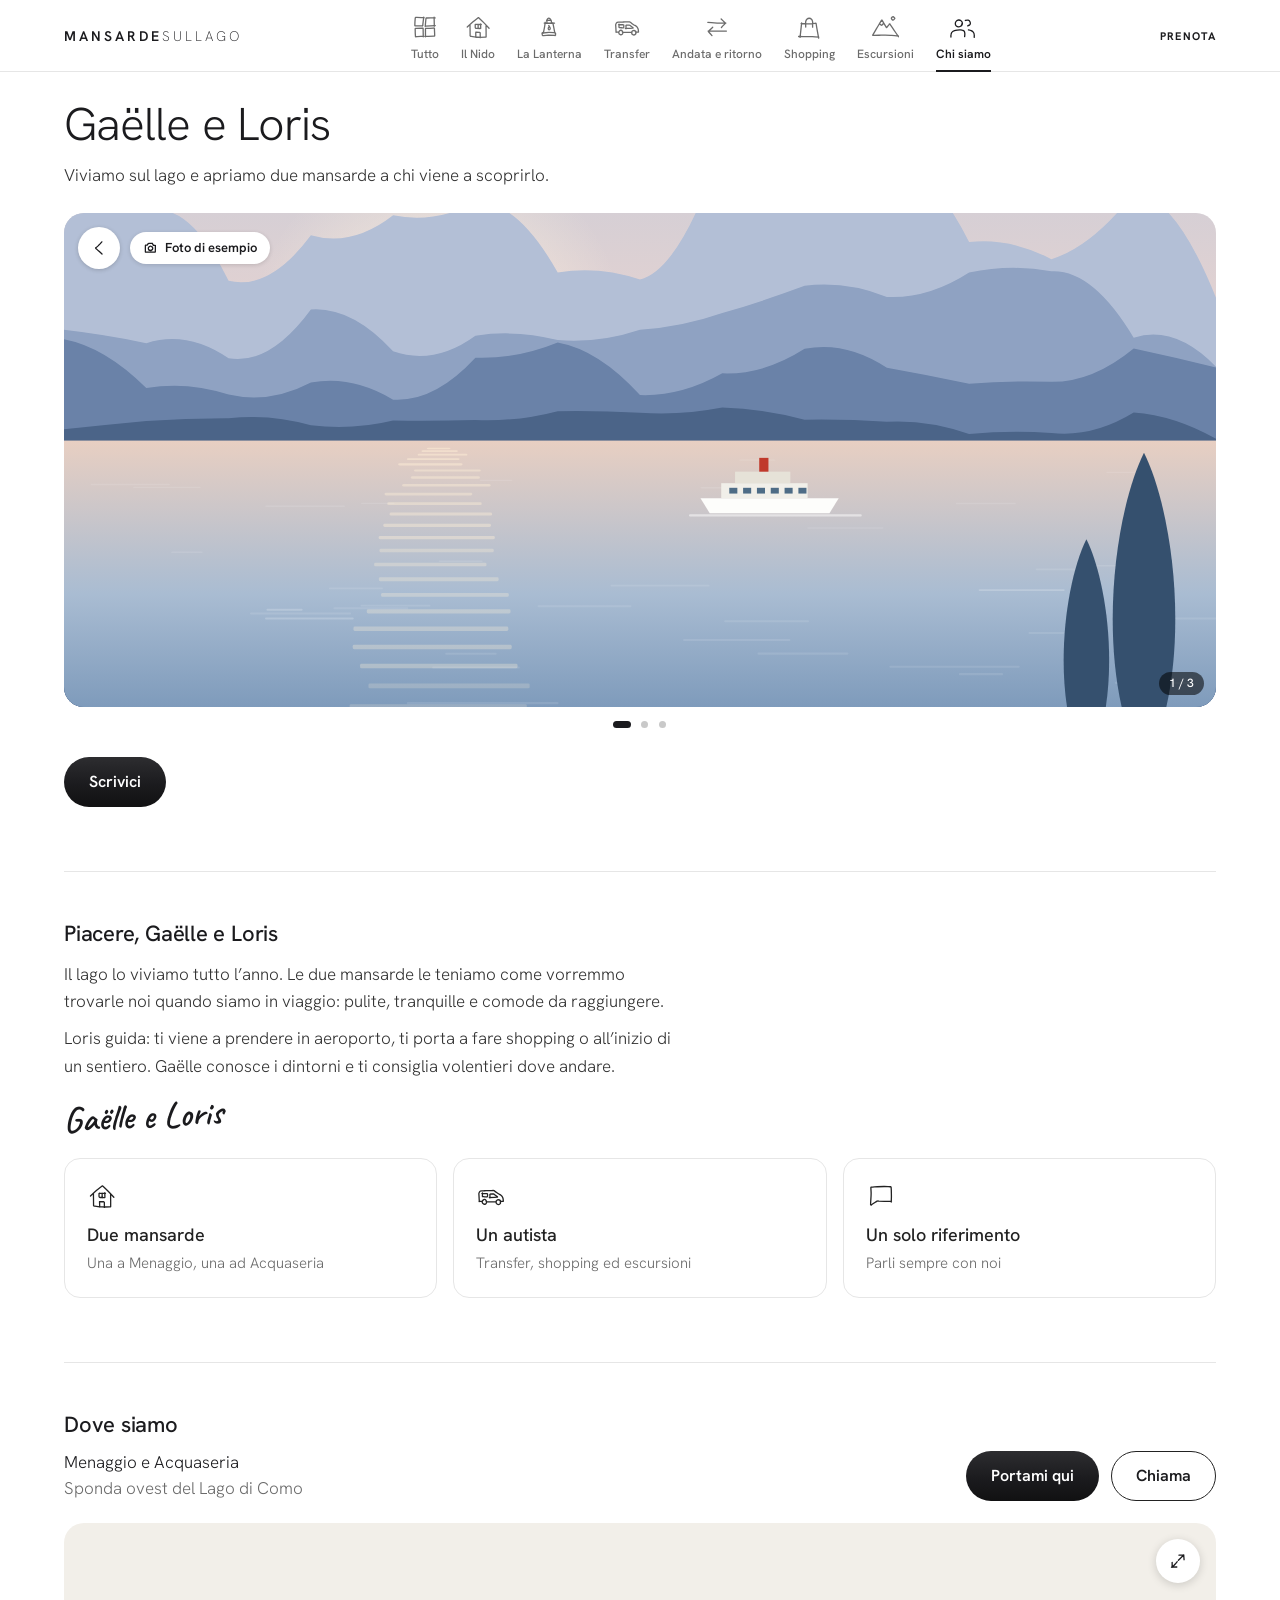
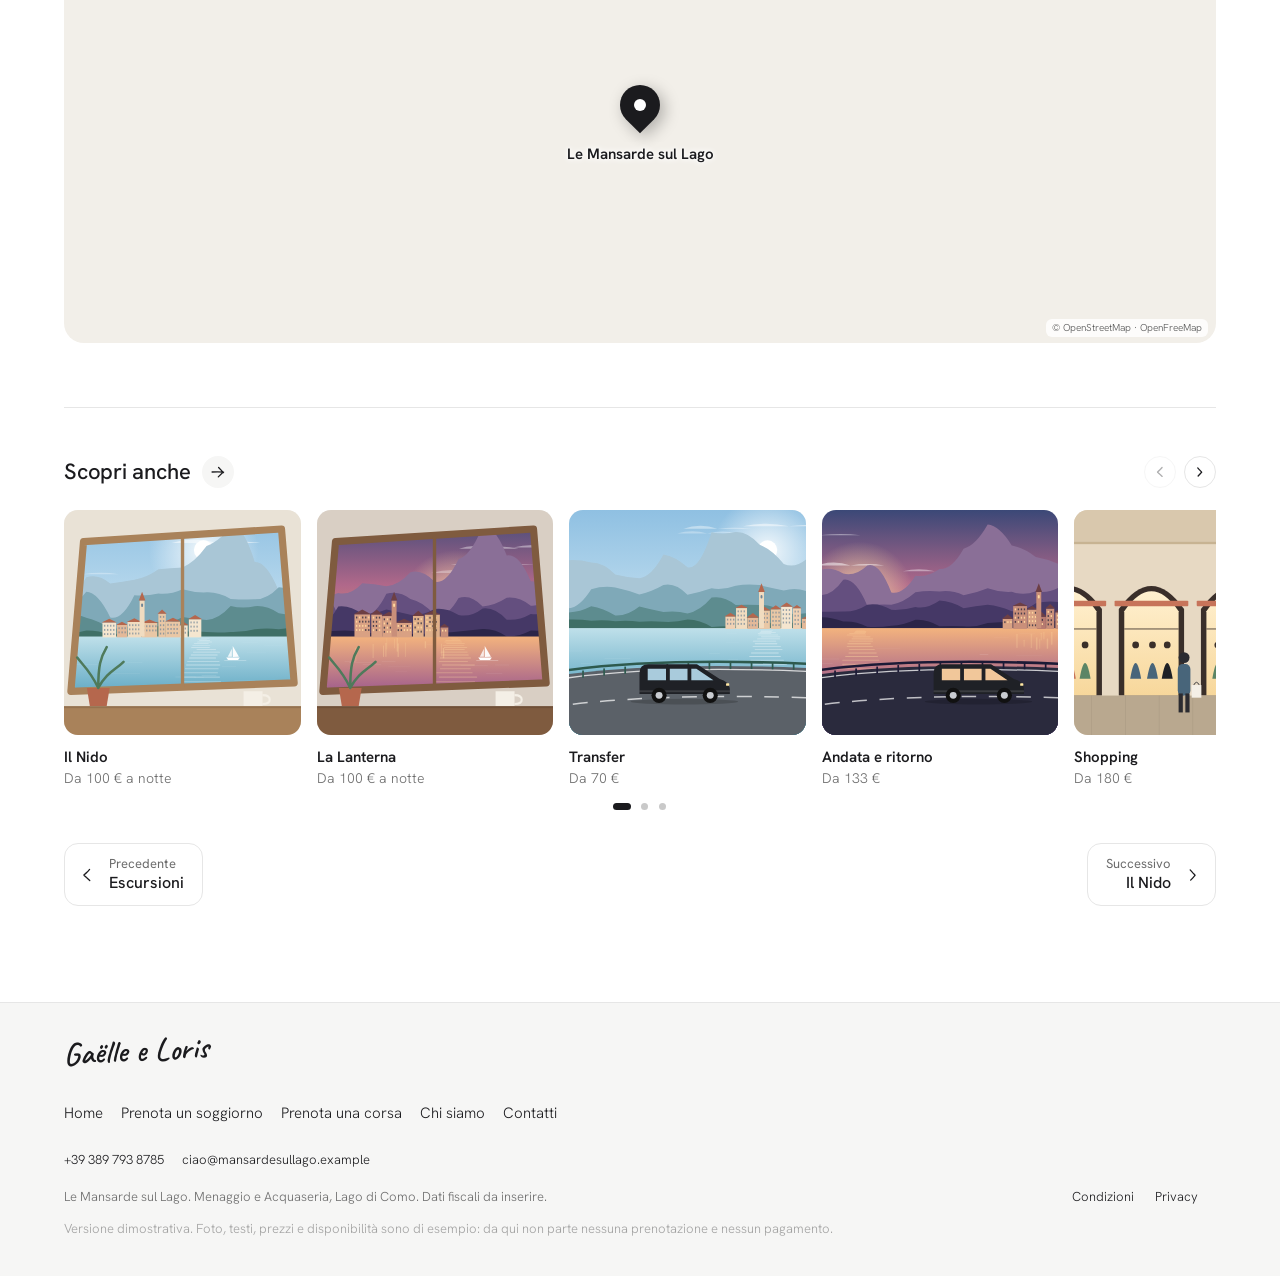
<file: chi-siamo.html>
<!doctype html>
<html lang="it">
	<head>
		<meta charset="utf-8" />
		<meta name="viewport" content="width=device-width, initial-scale=1, viewport-fit=cover" />
		<!-- Versione dimostrativa: i motori di ricerca non devono elencarla. Da togliere quando il sito vero va online. -->
		<meta name="robots" content="noindex, nofollow" />
		<link rel="icon" href="./favicon.svg" type="image/svg+xml" />
		<!-- Carattere Hanken Grotesk (licenza OFL) caricato dal sito stesso: nessuna chiamata ad altri server -->
		<link rel="preload" href="./fonts/hanken-grotesk-latin-300-normal.woff2" as="font" type="font/woff2" crossorigin />
		<style>
			@font-face { font-family: 'Hanken Grotesk'; font-style: normal; font-weight: 200; font-display: swap; src: url('./fonts/hanken-grotesk-latin-200-normal.woff2') format('woff2'); }
			@font-face { font-family: 'Hanken Grotesk'; font-style: normal; font-weight: 300; font-display: swap; src: url('./fonts/hanken-grotesk-latin-300-normal.woff2') format('woff2'); }
			@font-face { font-family: 'Hanken Grotesk'; font-style: normal; font-weight: 400; font-display: swap; src: url('./fonts/hanken-grotesk-latin-400-normal.woff2') format('woff2'); }
			@font-face { font-family: 'Hanken Grotesk'; font-style: normal; font-weight: 500; font-display: swap; src: url('./fonts/hanken-grotesk-latin-500-normal.woff2') format('woff2'); }
			@font-face { font-family: 'Hanken Grotesk'; font-style: normal; font-weight: 600; font-display: swap; src: url('./fonts/hanken-grotesk-latin-600-normal.woff2') format('woff2'); }
			@font-face { font-family: 'Hanken Grotesk'; font-style: normal; font-weight: 700; font-display: swap; src: url('./fonts/hanken-grotesk-latin-700-normal.woff2') format('woff2'); }
			/* Caveat (licenza OFL): scrittura a mano, solo per saluti e firma. Anche questo sta nel sito. */
			@font-face { font-family: 'Caveat'; font-style: normal; font-weight: 600; font-display: swap; src: url('./fonts/caveat-latin-600-normal.woff2') format('woff2'); }
		</style>
		<!-- Le foto provvisorie arrivano da Unsplash: il collegamento si prepara subito, così compaiono prima -->
		<link rel="preconnect" href="https://images.unsplash.com" crossorigin />
		<script>
			// Foto provvisoria che non arriva (rete assente, server bloccato): al suo posto l'illustrazione che sta nel sito.
			// Vale anche per il link che apre la foto in grande.
			function fotoRiserva(img) {
				var r = img.getAttribute('data-riserva');
				if (!r) return;
				img.removeAttribute('data-riserva');
				img.removeAttribute('srcset');
				img.removeAttribute('sizes');
				img.src = r;
				var a = img.closest ? img.closest('a[data-visore-link]') : null;
				if (a) a.setAttribute('href', r);
			}
			// l'avviso «foto non arrivata» si ascolta da qui, prima che le foto comincino a caricarsi
			document.addEventListener('error', function (e) { var t = e.target; if (t && t.tagName === 'IMG') fotoRiserva(t); }, true);
			// Col tasto indietro o ricaricando: niente animazioni d'entrata (tolto subito dopo il primo disegno)
			try {
				var nav = performance.getEntriesByType('navigation')[0];
				if (nav && (nav.type === 'back_forward' || nav.type === 'reload')) {
					var h = document.documentElement;
					h.classList.add('torna');
					addEventListener('load', function () { requestAnimationFrame(function () { requestAnimationFrame(function () { h.classList.remove('torna'); }); }); });
				}
			} catch (e) {}
			// Home con #tutto (icona "Tutto" da un'altra pagina): intestazione bianca senza sfumare dallo scuro (tolto dopo il primo disegno)
			if (location.hash === '#tutto' && !document.documentElement.classList.contains('torna')) {
				var ht = document.documentElement;
				ht.classList.add('a-tutto');
				addEventListener('load', function () { requestAnimationFrame(function () { requestAnimationFrame(function () { ht.classList.remove('a-tutto'); }); }); });
			}
		</script>
		<!--czf77r--><meta name="description" content="Viviamo sul lago e apriamo due mansarde a chi viene a scoprirlo."/><!----><title>Chi siamo | Le Mansarde sul Lago</title>
		<link href="./app/immutable/assets/_layout.m0WFRdXT.css" rel="stylesheet">
	</head>
	<body>
		<div style="display: contents"><!--[--><!--[0--><!--[--><header class="mm-header mm-header--chiaro" data-header=""><a class="mm-logo" href="./index.html" aria-label="Le Mansarde sul Lago, vai alla home">MANSARDE<span>SULLAGO</span></a> <a class="mm-header__link mm-header__link--stretto" href="./prenota.html">Prenota</a> <nav class="mm-sezioni " aria-label="Sezioni" data-chips=""><div class="mm-sezioni__in"><!--[--><a class="mm-sezione" href="./index.html#tutto" data-chip="tutto"><svg class="icon" width="28" height="28" viewBox="0 0 24 24" fill="none" stroke="currentColor" stroke-linecap="round" stroke-linejoin="round" aria-hidden="true" focusable="false"><path d="M10.9 3.6C10.9 3.6 10.2 9.3 10.1 10.2C10.1 10.5 10.2 10.6 10.1 10.8C10.1 10.9 9.9 11 9.8 11.1C9.6 11.2 9.5 11.1 9.2 11.1C8.3 11.1 4.5 11 3.8 11C3.6 11 3.6 11 3.5 11C3.4 10.9 3.3 10.8 3.3 10.7C3.2 10.6 3.3 10.6 3.3 10.4C3.3 9.6 3.5 5.8 3.6 4.8C3.6 4.5 3.6 4.4 3.7 4.2C3.8 4 4 3.9 4.2 3.8C4.4 3.7 4.5 3.8 4.9 3.8C5.9 3.8 11.3 4 11.3 4M12.2 11.6C12.2 11.6 12.7 5.8 12.8 4.9C12.9 4.7 12.8 4.6 12.9 4.5C12.9 4.4 13 4.3 13.1 4.2C13.2 4.2 13.3 4.3 13.5 4.3C14.3 4.3 20.7 4.2 20.7 4.2M19.8 3.6L20 11.6M20.8 10.8L12.3 11.3M10.7 19.9C10.7 19.9 5.4 20.3 4.5 20.3C4.3 20.4 4.2 20.4 4.1 20.4C3.9 20.3 3.8 20.2 3.8 20.1C3.7 20 3.8 19.9 3.8 19.6C3.7 18.8 3.6 15.2 3.6 14.3C3.6 13.9 3.5 13.8 3.6 13.6C3.6 13.4 3.8 13.3 3.9 13.2C4.1 13.1 4.2 13.2 4.5 13.2C5.3 13.1 9.1 13 9.9 13C10 13 10.1 12.9 10.2 13C10.3 13 10.4 13.1 10.4 13.2C10.4 13.2 10.4 13.3 10.4 13.5C10.4 14.3 10.5 20.4 10.5 20.4M12.4 20.4C12.4 20.4 12.4 14.6 12.4 13.8C12.4 13.6 12.3 13.5 12.4 13.4C12.4 13.3 12.5 13.2 12.6 13.2C12.8 13.1 12.9 13.2 13.1 13.2C14 13.2 18.2 13 19.1 12.9C19.4 12.9 19.6 12.8 19.7 12.9C19.9 12.9 20 13 20.1 13.2C20.2 13.3 20.1 13.4 20.1 13.7C20.1 14.5 20.3 18.3 20.3 19.1C20.3 19.3 20.4 19.4 20.3 19.5C20.3 19.6 20.2 19.7 20.1 19.8C20 19.8 19.9 19.8 19.7 19.8C18.7 19.8 11.8 20 11.8 20" vector-effect="non-scaling-stroke"></path></svg><!----><span>Tutto<!--[-1--><!--]--></span></a><a class="mm-sezione" href="./il-nido.html" data-chip="il-nido"><svg class="icon" width="28" height="28" viewBox="0 0 64 64" fill="none" stroke="currentColor" stroke-linecap="round" stroke-linejoin="round" aria-hidden="true" focusable="false"><path d="M7.4 32.1C7.4 32.1 15.9 24.1 20 20.5C23.9 17.2 30 12.4 31.6 11.2C32.1 10.9 32.2 10.7 32.5 10.6C32.7 10.5 33.1 10.5 33.4 10.6C33.7 10.7 33.7 10.9 34.1 11.2C35.5 12.5 41 17.8 44.6 21.5C48.7 25.6 57.3 34.8 57.3 34.8M13.7 26C13.7 26 13.8 35.8 13.9 40.1C13.9 43.8 14 48.5 14 50.5C14 51.3 13.8 51.7 14 52.2C14.2 52.7 14.6 53.2 15.1 53.4C15.6 53.7 16 53.5 16.9 53.6C19.5 53.9 27 55.1 32.3 55.4C37.7 55.7 46.5 55.3 48.8 55.2C49.3 55.2 49.6 55.3 49.9 55.2C50.1 55.1 50.4 54.8 50.5 54.6C50.7 54.3 50.6 54.1 50.5 53.6C50.5 51.8 50.5 46.4 50.5 42.5C50.4 38 50.4 28.3 50.4 28.3M27.1 55.5C27.1 55.5 26.9 47 26.8 45.4C26.8 44.9 26.6 44.7 26.7 44.5C26.8 44.2 27.1 44 27.3 43.9C27.6 43.8 27.8 44 28.3 44C29.4 44.1 33.1 44.3 34.5 44.3C35.1 44.3 35.5 44.1 36 44.3C36.3 44.4 36.7 44.8 36.9 45.2C37.1 45.6 36.9 46 37 46.7C37 48.5 37.2 56.4 37.2 56.4M38 25.1C38 25.1 38.1 32.1 38.2 33.6C38.2 34.1 38.3 34.4 38.2 34.7C38.1 35 37.9 35.3 37.6 35.4C37.3 35.5 37.1 35.4 36.6 35.4C35.2 35.4 30.5 35.3 28.9 35.2C28 35.2 27.6 35.3 27.1 35.1C26.6 34.8 26.1 34.4 25.9 33.8C25.4 32.6 25.7 29.6 25.7 28.4C25.7 27.7 25.5 27.4 25.7 27C25.8 26.6 26.1 26.3 26.5 26.1C26.8 26 27.1 26.2 27.7 26.2C29.6 26.2 39.5 26.3 39.5 26.3M32.3 25.8L32.3 35.9" vector-effect="non-scaling-stroke"></path></svg><!----><span>Il Nido<!--[-1--><!--]--></span></a><a class="mm-sezione" href="./la-lanterna.html" data-chip="la-lanterna"><svg class="icon" width="28" height="28" viewBox="0 0 64 64" fill="none" stroke="currentColor" stroke-linecap="round" stroke-linejoin="round" aria-hidden="true" focusable="false"><path d="M40.7 22C40.7 22 42.3 30.1 43.1 33.8C43.7 37.1 44.5 41.5 44.8 43.1C44.9 43.6 45.1 43.9 45 44.2C44.9 44.5 44.7 44.8 44.4 44.9C44.1 45 43.8 44.8 43.2 44.7C41.3 44.6 35.4 44.2 31.7 44.3C28.3 44.5 23.7 45.2 21.8 45.5C21 45.6 20.5 45.9 20.1 45.7C19.7 45.6 19.3 45.1 19.2 44.7C19.1 44.2 19.4 43.7 19.6 42.9C20 41.1 20.9 37.4 21.5 34.2C22.2 30.3 23.4 21.2 23.4 21.2M22.1 23.1L42.1 23.5M21 23L44.6 23.2M27.4 22.5C27.4 22.5 27.2 19.4 27.2 18.4C27.1 17.9 27 17.6 27.1 17.3C27.2 17 27.5 16.7 27.8 16.5C28.1 16.4 28.4 16.6 28.9 16.6C30.1 16.6 33.4 16.7 34.7 16.7C35.3 16.7 35.7 16.6 36.2 16.7C36.6 16.9 36.9 17.2 37.2 17.7C37.6 18.7 37.3 22.7 37.3 22.7M26.5 17.7C26.5 17.7 27.7 14.7 28.6 13.7C29.4 12.8 30.6 11.8 31.6 11.8C32.6 11.8 33.9 12.9 34.8 13.8C35.8 14.8 37.1 17.5 37.1 17.5M15.9 46.1C15.9 46.1 26.5 44.5 31.4 44.4C35.9 44.3 42.1 45 44.3 45.2C45.1 45.3 45.5 45.2 45.9 45.4C46.3 45.6 46.7 46 46.9 46.5C47.2 47.3 46.9 48.9 46.9 49.7C46.9 50.2 47 50.6 46.9 50.9C46.8 51.1 46.4 51.4 46.1 51.5C45.8 51.6 45.5 51.4 44.9 51.3C42.8 51.1 35.5 50.4 31.1 50.4C27.1 50.5 21.8 51.2 19.6 51.5C18.7 51.6 18.3 51.9 17.8 51.7C17.3 51.5 16.9 51.2 16.7 50.6C16.2 49.5 16.9 44.9 16.9 44.9M33.1 30.3C33.1 30.3 30.2 33.4 30.2 34.9C30.2 36.2 31.5 38.6 32.3 38.6C33.1 38.6 34.8 36.3 34.9 34.9C34.9 33.2 31.2 28.9 31.2 28.9" vector-effect="non-scaling-stroke"></path></svg><!----><span>La Lanterna<!--[-1--><!--]--></span></a><a class="mm-sezione" href="./transfer.html" data-chip="transfer"><svg class="icon" width="28" height="28" viewBox="0 0 64 64" fill="none" stroke="currentColor" stroke-linecap="round" stroke-linejoin="round" aria-hidden="true" focusable="false"><path d="M7.1 44C7.1 44 6.8 39.4 6.7 37.2C6.6 35.3 6.5 33.5 6.4 31.6C6.4 29.7 5.8 27.6 6.3 25.9C6.8 24.2 8 22.2 9.4 21.4C10.9 20.5 13.3 21 15.2 20.9C17.2 20.7 19.2 20.8 21.1 20.7C23.1 20.6 25.1 20.6 27.1 20.5C29 20.5 31.1 20.4 32.8 20.4C34.3 20.4 35.9 20.4 36.7 20.3C37.2 20.3 37.4 20.3 37.7 20.3C38.1 20.4 38.5 20.5 38.8 20.6C39.1 20.8 39.2 21 39.6 21.2C40.3 21.8 41.7 22.9 43 23.8C44.5 24.9 46.2 26.2 47.9 27.3C49.6 28.4 51.9 29 53.4 30.4C55 31.8 56.4 33.7 57.2 35.8C58 37.8 58.3 42.7 58.3 42.7M6.6 43.5L12.5 43.5M21.6 43.9L43.3 44.5M52.3 43.5L58.3 43.4M16.3 40.1C16.3 40.1 13.1 42.9 13.1 44.4C13.1 46 15.1 48.7 16.6 49.3C18 49.8 21 49 21.8 47.8C22.7 46.6 22.6 43.3 21.7 41.9C20.8 40.5 17.7 39.2 16.2 39.6C14.7 40 12.7 44.4 12.7 44.4M51.8 47.7C51.8 47.7 52.5 43.1 51.5 41.9C50.5 40.6 47.3 39.8 45.8 40.4C44.3 41 42.5 43.9 42.6 45.5C42.7 47.1 44.7 49.7 46.3 50.1C47.9 50.5 51.2 49.3 52.2 47.9C53.1 46.5 51.9 41.6 51.9 41.6M12.6 26.6C12.6 26.6 20.7 26.8 22.5 26.8C23.1 26.8 23.4 26.7 23.8 26.9C24.1 27 24.5 27.4 24.6 27.8C24.8 28.1 24.6 28.6 24.6 29.1C24.6 30.1 24.9 32.4 24.5 33.2C24.3 33.6 23.9 33.9 23.6 34.1C23.1 34.2 22.7 34 22.1 34C20.7 33.9 17.2 33.6 15.9 33.5C15.3 33.5 14.9 33.6 14.5 33.4C14.2 33.3 13.9 32.9 13.7 32.6C13.6 32.2 13.7 31.9 13.7 31.3C13.7 30 13.8 25.4 13.8 25.4M29.7 36.2C29.7 36.2 29.7 30.9 29.7 29.6C29.7 29.1 29.5 28.8 29.6 28.5C29.7 28.2 30 27.9 30.3 27.8C30.5 27.7 30.8 27.8 31.3 27.8C32.3 27.8 35.3 27.7 36.3 27.7C36.8 27.7 37 27.6 37.3 27.6C37.7 27.7 38.1 27.8 38.4 28C38.7 28.2 38.8 28.4 39.2 28.7C40.3 29.5 43.8 32.3 45 33.1C45.4 33.4 45.8 33.5 45.9 33.8C46 33.9 46 34.2 45.9 34.3C45.7 34.5 45.3 34.4 44.7 34.5C42.4 34.7 28.3 35.3 28.3 35.3" vector-effect="non-scaling-stroke"></path></svg><!----><span>Transfer<!--[-1--><!--]--></span></a><a class="mm-sezione" href="./andata-ritorno.html" data-chip="andata-ritorno"><svg class="icon" width="28" height="28" viewBox="0 0 64 64" fill="none" stroke="currentColor" stroke-linecap="round" stroke-linejoin="round" aria-hidden="true" focusable="false"><path d="M11 21.3C11 21.3 20.9 22.1 25.7 22.4C30.2 22.7 34.5 22.9 38.9 23C43.3 23.1 52.3 23 52.3 23M41.5 13.7C41.5 13.7 49.1 21.1 50.3 22.3C50.7 22.6 50.9 22.6 51 22.9C51.1 23.1 51.1 23.4 51 23.6C50.9 23.9 50.7 23.9 50.4 24.3C49.3 25.5 42.1 33 42.1 33M53.5 41.3C53.5 41.3 43.7 41.4 39 41.4C34.4 41.4 30 41.3 25.4 41.3C20.8 41.3 11.6 41.4 11.6 41.4M22.2 32.5C22.2 32.5 14.5 39.9 13.3 41.2C12.9 41.6 12.7 41.6 12.6 41.9C12.5 42.1 12.5 42.5 12.6 42.7C12.6 43 12.8 43 13.1 43.4C14.2 44.6 20.5 51.6 20.5 51.6" vector-effect="non-scaling-stroke"></path></svg><!----><span>Andata<!--[0--><span class="mm-sezione__resto"> e ritorno</span><!--]--></span></a><a class="mm-sezione" href="./shopping.html" data-chip="shopping"><svg class="icon" width="28" height="28" viewBox="0 0 64 64" fill="none" stroke="currentColor" stroke-linecap="round" stroke-linejoin="round" aria-hidden="true" focusable="false"><path d="M11.5 55.6C11.5 55.6 12.8 44.7 13.4 39.2C14 33.6 15.2 22.5 15.2 22.5M14 24C14 24 26 24.8 31.6 24.7C36.7 24.6 44.2 23.8 46.3 23.5C46.9 23.5 47.1 23.3 47.4 23.3C47.8 23.4 48.1 23.7 48.3 24C48.4 24.3 48.3 24.6 48.4 25.2C48.7 27.3 49.9 34.6 50.8 39.6C51.8 45.3 54.1 57.4 54.1 57.4M54.5 55C54.5 55 44.6 54.3 39.8 54.1C35.1 53.9 30.8 53.9 25.9 53.9C20.3 53.8 8.2 53.7 8.2 53.7M24.5 32C24.5 32 24.4 27.5 24.4 25.4C24.5 23.4 24.1 21.4 24.5 19.5C25 17.6 25.8 15.5 27.1 14.2C28.4 13 30.7 12 32.5 12C34.2 12 36.5 13.1 37.7 14.4C39.1 15.7 39.8 17.9 40.2 19.7C40.6 21.6 40.2 23.6 40.2 25.6C40.2 27.8 40.3 32.4 40.3 32.4" vector-effect="non-scaling-stroke"></path></svg><!----><span>Shopping<!--[-1--><!--]--></span></a><a class="mm-sezione" href="./escursioni.html" data-chip="escursioni"><svg class="icon" width="28" height="28" viewBox="0 0 64 64" fill="none" stroke="currentColor" stroke-linecap="round" stroke-linejoin="round" aria-hidden="true" focusable="false"><path d="M63.3 52.7C63.3 52.7 52.7 51.7 47.5 51.3C42.6 51 37.7 50.6 32.8 50.6C28 50.5 23.1 50.8 18.4 50.9C13.8 50.9 6.8 51 5 51.1C4.5 51.1 4.3 51.2 4.1 51.1C3.9 51.1 3.8 50.9 3.8 50.7C3.8 50.5 4 50.3 4.2 49.9C5.1 48.4 8.4 42.8 10.6 39.1C12.9 35.3 15.4 31.2 17.6 27.4C19.8 23.8 22.9 18.6 23.9 17C24.2 16.6 24.2 16.2 24.5 16.1C24.7 16 25 16 25.1 16.1C25.4 16.2 25.4 16.5 25.6 17C26.8 19 33.5 30.4 34.7 32.4C35 32.8 35 33.1 35.3 33.2C35.5 33.3 35.8 33.3 36 33.2C36.2 33.1 36.3 32.8 36.6 32.5C37.4 31.3 40.7 26.9 41.6 25.8C41.9 25.3 41.9 25 42.2 24.9C42.4 24.8 42.8 24.8 43 24.9C43.3 25.1 43.3 25.4 43.6 25.8C44.8 27.6 49.1 34 52.1 38.4C55.5 43.4 62.9 54.3 62.9 54.3M19.3 24.4C19.3 24.4 22 26.6 22.8 27.2C23.2 27.5 23.4 27.8 23.7 27.9C24.1 28 24.5 28 24.8 27.9C25.1 27.7 25.2 27.4 25.6 27C26.3 26.2 28.9 23.5 28.9 23.5M54.7 12.1C54.7 12.1 51.9 8.2 50.5 8.2C49.1 8.2 46.5 10.9 46.5 12.2C46.5 13.5 49.1 16.2 50.4 16.2C51.7 16.2 54.3 13.4 54.3 12.1C54.2 10.9 50.5 8.6 50.5 8.6" vector-effect="non-scaling-stroke"></path></svg><!----><span>Escursioni<!--[-1--><!--]--></span></a><a class="mm-sezione is-active" href="./chi-siamo.html" aria-current="page" data-chip="chi-siamo"><svg class="icon" width="28" height="28" viewBox="0 0 64 64" fill="none" stroke="currentColor" stroke-linecap="round" stroke-linejoin="round" aria-hidden="true" focusable="false"><path d="M28.7 29.2C28.7 29.2 30.8 25.3 30.7 23.4C30.6 21.6 29.4 19.3 27.9 18C26.5 16.8 23.9 15.9 22 16C20.2 16.1 17.8 17.3 16.6 18.7C15.3 20.1 14.3 22.6 14.4 24.4C14.4 26.2 15.5 28.5 16.8 29.7C18.2 30.9 20.7 31.7 22.5 31.5C24.5 31.4 26.9 30.1 28.1 28.7C29.3 27.4 30 23.5 30 23.5M4.4 55C4.4 55 4.2 50.3 4.8 48.3C5.3 46.4 6.1 44.4 7.4 43.1C8.7 41.7 10.9 40.9 12.8 40.2C14.7 39.5 16.8 39.2 18.8 38.9C20.7 38.6 22.7 38.4 24.7 38.4C26.6 38.4 28.5 38.3 30.2 38.9C31.9 39.4 33.7 40.2 34.7 41.5C35.7 42.9 36 45 36.2 46.9C36.4 49.1 35.7 53.9 35.7 53.9M37.4 17.1C37.4 17.1 42.1 15.7 43.9 16.3C45.6 16.9 47.5 18.7 48.2 20.4C48.9 22 49 24.5 48.2 26C47.3 27.6 42.8 29.5 42.8 29.5M44.4 38.5C44.4 38.5 48.8 39.3 50.7 40.2C52.5 41.1 54.4 42.1 55.5 43.6C56.7 45 57.3 47 57.6 49C58 51 57.6 55.6 57.6 55.6" vector-effect="non-scaling-stroke"></path></svg><!----><span>Chi siamo<!--[-1--><!--]--></span></a><!--]--></div></nav><!----> <a class="mm-header__link mm-header__link--largo" href="./prenota.html">Prenota</a></header><!----> <main id="contenuto"><!--[--><div class="v3-contenuto v3-testa"><div class="v3-scheda__testa  v3-scheda__testa--larga"><div class="v3-scheda__capo"><h1 class="v3-scheda__titolo"><!--[-1--><!--]--><!--[-1-->Gaëlle e Loris<!--]--></h1> <!--[0--><p class="v3-scheda__intro"><!--[-1-->Viviamo sul lago e apriamo due mansarde a chi viene a scoprirlo.<!--]--></p><!--]--> <!--[-1--><!--]--></div> <div class="v3-scheda__media"><div class="v3-scheda__img v3-galleria" data-galleria=""><!--[0--><div class="v3-galleria__riga" data-galleria-riga=""><!--[--><a class="v3-galleria__foto" href="https://images.unsplash.com/photo-1717187505514-1a69df9644cf?auto=format&amp;q=70&amp;w=1600&amp;fit=max" data-visore-link="" data-visore-gruppo="galleria" data-visore-apri="griglia" aria-label="Guarda tutte le foto (3)"><img src="https://images.unsplash.com/photo-1717187505514-1a69df9644cf?auto=format&amp;q=70&amp;w=1024&amp;h=683&amp;fit=crop" srcset="https://images.unsplash.com/photo-1717187505514-1a69df9644cf?auto=format&amp;q=70&amp;w=640&amp;h=427&amp;fit=crop 640w, https://images.unsplash.com/photo-1717187505514-1a69df9644cf?auto=format&amp;q=70&amp;w=1024&amp;h=683&amp;fit=crop 1024w, https://images.unsplash.com/photo-1717187505514-1a69df9644cf?auto=format&amp;q=70&amp;w=1600&amp;h=1067&amp;fit=crop 1600w, https://images.unsplash.com/photo-1717187505514-1a69df9644cf?auto=format&amp;q=70&amp;w=2400&amp;h=1601&amp;fit=crop 2400w" sizes="(min-width: 1024px) 50vw, 100vw" alt="Una barca di legno sul lago" width="1600" height="1067" loading="eager" fetchpriority="high" style="object-position: center 85%" data-riserva="./foto/lago-1.svg"/><!----></a><a class="v3-galleria__foto" href="https://images.unsplash.com/photo-1636101216645-65205ca7c479?auto=format&amp;q=70&amp;w=1600&amp;fit=max" data-visore-link="" data-visore-gruppo="galleria" data-visore-apri="griglia" aria-label="Guarda tutte le foto (3)"><img src="https://images.unsplash.com/photo-1636101216645-65205ca7c479?auto=format&amp;q=70&amp;w=1024&amp;h=683&amp;fit=crop" srcset="https://images.unsplash.com/photo-1636101216645-65205ca7c479?auto=format&amp;q=70&amp;w=640&amp;h=427&amp;fit=crop 640w, https://images.unsplash.com/photo-1636101216645-65205ca7c479?auto=format&amp;q=70&amp;w=1024&amp;h=683&amp;fit=crop 1024w, https://images.unsplash.com/photo-1636101216645-65205ca7c479?auto=format&amp;q=70&amp;w=1600&amp;h=1067&amp;fit=crop 1600w, https://images.unsplash.com/photo-1636101216645-65205ca7c479?auto=format&amp;q=70&amp;w=2400&amp;h=1601&amp;fit=crop 2400w" sizes="(min-width: 1024px) 50vw, 100vw" alt="Un paese colorato sulla riva del lago" width="1600" height="1067" loading="lazy" decoding="async" data-riserva="./foto/lago-3.svg"/><!----></a><a class="v3-galleria__foto" href="https://images.unsplash.com/photo-1721906323489-63a99d9af7ba?auto=format&amp;q=70&amp;w=1600&amp;fit=max" data-visore-link="" data-visore-gruppo="galleria" data-visore-apri="griglia" aria-label="Guarda tutte le foto (3)"><img src="https://images.unsplash.com/photo-1721906323489-63a99d9af7ba?auto=format&amp;q=70&amp;w=1024&amp;h=683&amp;fit=crop" srcset="https://images.unsplash.com/photo-1721906323489-63a99d9af7ba?auto=format&amp;q=70&amp;w=640&amp;h=427&amp;fit=crop 640w, https://images.unsplash.com/photo-1721906323489-63a99d9af7ba?auto=format&amp;q=70&amp;w=1024&amp;h=683&amp;fit=crop 1024w, https://images.unsplash.com/photo-1721906323489-63a99d9af7ba?auto=format&amp;q=70&amp;w=1600&amp;h=1067&amp;fit=crop 1600w, https://images.unsplash.com/photo-1721906323489-63a99d9af7ba?auto=format&amp;q=70&amp;w=2400&amp;h=1601&amp;fit=crop 2400w" sizes="(min-width: 1024px) 50vw, 100vw" alt="Due escursionisti alla croce in cima a un monte" width="1600" height="1067" loading="lazy" decoding="async" data-riserva="./foto/sentiero-1.svg"/><!----></a><!--]--></div> <span class="v3-galleria__conta" aria-hidden="true"><span data-galleria-n="">1</span> / 3</span> <button type="button" class="v3-galleria__freccia v3-galleria__freccia--prec" data-galleria-prec="" aria-label="Foto precedente" disabled=""><svg class="icon" width="16" height="16" viewBox="0 0 24 24" fill="none" stroke="currentColor" stroke-linecap="round" stroke-linejoin="round" aria-hidden="true" focusable="false"><path d="M15.1 5.3C15.1 5.3 12.8 8 11.6 9.1C10.7 10 9.5 11 8.9 11.4C8.7 11.6 8.5 11.7 8.4 11.8C8.4 12 8.4 12.2 8.4 12.4C8.5 12.5 8.7 12.6 8.9 12.8C9.4 13.2 10.5 14.2 11.4 15.1C12.6 16.1 15.3 18.6 15.3 18.6" vector-effect="non-scaling-stroke"></path></svg><!----></button> <button type="button" class="v3-galleria__freccia v3-galleria__freccia--succ" data-galleria-succ="" aria-label="Foto successiva"><svg class="icon" width="16" height="16" viewBox="0 0 24 24" fill="none" stroke="currentColor" stroke-linecap="round" stroke-linejoin="round" aria-hidden="true" focusable="false"><path d="M8.6 5.9C8.6 5.9 12.9 10.7 13.8 11.5C14 11.8 14.2 11.8 14.3 12C14.4 12.2 14.4 12.4 14.4 12.6C14.3 12.8 14.1 12.8 13.9 13C13.2 13.8 9.2 18.1 9.2 18.1" vector-effect="non-scaling-stroke"></path></svg><!----></button><!--]--> <a class="v3-indietro v3-indietro--foto" href="./index.html" data-indietro="" aria-label="Torna indietro"><svg class="icon" width="22" height="22" viewBox="0 0 24 24" fill="none" stroke="currentColor" stroke-linecap="round" stroke-linejoin="round" aria-hidden="true" focusable="false"><path d="M15.1 5.3C15.1 5.3 12.8 8 11.6 9.1C10.7 10 9.5 11 8.9 11.4C8.7 11.6 8.5 11.7 8.4 11.8C8.4 12 8.4 12.2 8.4 12.4C8.5 12.5 8.7 12.6 8.9 12.8C9.4 13.2 10.5 14.2 11.4 15.1C12.6 16.1 15.3 18.6 15.3 18.6" vector-effect="non-scaling-stroke"></path></svg><!----> <!--[-1--><!--]--></a><!----> <!--[0--><span class="v3-pill"><!--[0--><svg class="icon" width="15" height="15" viewBox="0 0 24 24" fill="none" stroke="currentColor" stroke-linecap="round" stroke-linejoin="round" aria-hidden="true" focusable="false"><path d="M14.6 5.2C14.6 5.2 16.1 7.6 16.4 8.1C16.5 8.2 16.5 8.3 16.6 8.4C16.7 8.5 16.9 8.6 17 8.6C17.2 8.7 17.3 8.6 17.5 8.6C17.8 8.6 18.8 8.6 19.1 8.6C19.3 8.6 19.4 8.6 19.5 8.6C19.6 8.7 19.7 8.8 19.8 8.9C19.8 9 19.8 9 19.8 9.2C19.8 9.9 19.8 12.4 19.8 13.9C19.8 15.3 19.7 17.2 19.7 18.1C19.7 18.4 19.8 18.6 19.7 18.8C19.7 19 19.5 19.2 19.3 19.3C19 19.3 18.8 19.3 18.5 19.3C17.6 19.3 15.6 19.3 14 19.3C12.3 19.3 10.1 19.3 8.5 19.3C7.1 19.4 5.5 19.4 4.8 19.5C4.5 19.5 4.3 19.5 4.2 19.5C4 19.4 3.9 19.2 3.8 19.1C3.7 18.9 3.8 18.7 3.8 18.4C3.8 17.5 3.8 15.4 3.8 13.9C3.8 12.2 3.8 9.6 3.9 8.8C3.9 8.6 3.8 8.5 3.9 8.4C3.9 8.2 4 8.1 4.1 8.1C4.2 8.1 4.3 8.1 4.5 8.1C4.9 8.1 5.6 8.2 6 8.2C6.2 8.2 6.3 8.3 6.4 8.2C6.6 8.2 6.8 8.1 6.9 8C7.1 7.9 7.1 7.8 7.2 7.6C7.5 7.2 8.2 6.1 8.6 5.7C8.9 5.5 9.1 5.4 9.3 5.3C9.6 5.3 9.7 5.4 10.1 5.4C11 5.4 15 5.5 15 5.5M10.8 16.4C10.8 16.4 12.3 16.7 13 16.6C13.7 16.4 14.4 15.8 14.9 15.3C15.3 14.8 15.6 14 15.6 13.3C15.6 12.6 15.3 11.9 14.9 11.3C14.5 10.8 13.8 10.3 13.1 10.1C12.5 9.9 11.6 9.9 10.9 10.1C10.3 10.3 9.6 10.8 9.2 11.3C8.8 11.9 8.5 12.7 8.5 13.4C8.5 14 8.7 14.8 9.1 15.4C9.4 16 10.1 16.5 10.7 16.8C11.4 17 13.1 16.9 13.1 16.9" vector-effect="non-scaling-stroke"></path></svg><!--]-->Foto di esempio</span><!--]--></div> <!--[0--><div class="v3-galleria__punti" data-galleria-punti="" aria-hidden="true"><!--[--><button type="button" class="v3-galleria__punto is-attivo" data-galleria-punto="0" tabindex="-1"></button><button type="button" class="v3-galleria__punto" data-galleria-punto="1" tabindex="-1"></button><button type="button" class="v3-galleria__punto" data-galleria-punto="2" tabindex="-1"></button><!--]--></div><!--]--></div> <!--[0--><div class="v3-scheda__info"><!--[0--><div class="v3-azioni"><a class="v3-btn" href="./contatti.html">Scrivici</a></div><!--]--> <!----></div><!--]--></div></div><!----> <div class="v3-contenuto v3-pagina"><section class="v3-sezione"><h2 class="v3-h3">Piacere, Gaëlle e Loris</h2> <!--[--><p class="lg-testo">Il lago lo viviamo tutto l’anno. Le due mansarde le teniamo come vorremmo trovarle noi quando siamo in viaggio: pulite, tranquille e comode da raggiungere.</p><p class="lg-testo">Loris guida: ti viene a prendere in aeroporto, ti porta a fare shopping o all’inizio di un sentiero. Gaëlle conosce i dintorni e ti consiglia volentieri dove andare.</p><!--]--> <p class="lg-mano lg-mano--firma">Gaëlle e Loris</p> <div class="v3-bisogni"><!--[--><div class="v3-bisogno"><svg class="icon" width="30" height="30" viewBox="0 0 64 64" fill="none" stroke="currentColor" stroke-linecap="round" stroke-linejoin="round" aria-hidden="true" focusable="false"><path d="M7.4 32.1C7.4 32.1 15.9 24.1 20 20.5C23.9 17.2 30 12.4 31.6 11.2C32.1 10.9 32.2 10.7 32.5 10.6C32.7 10.5 33.1 10.5 33.4 10.6C33.7 10.7 33.7 10.9 34.1 11.2C35.5 12.5 41 17.8 44.6 21.5C48.7 25.6 57.3 34.8 57.3 34.8M13.7 26C13.7 26 13.8 35.8 13.9 40.1C13.9 43.8 14 48.5 14 50.5C14 51.3 13.8 51.7 14 52.2C14.2 52.7 14.6 53.2 15.1 53.4C15.6 53.7 16 53.5 16.9 53.6C19.5 53.9 27 55.1 32.3 55.4C37.7 55.7 46.5 55.3 48.8 55.2C49.3 55.2 49.6 55.3 49.9 55.2C50.1 55.1 50.4 54.8 50.5 54.6C50.7 54.3 50.6 54.1 50.5 53.6C50.5 51.8 50.5 46.4 50.5 42.5C50.4 38 50.4 28.3 50.4 28.3M27.1 55.5C27.1 55.5 26.9 47 26.8 45.4C26.8 44.9 26.6 44.7 26.7 44.5C26.8 44.2 27.1 44 27.3 43.9C27.6 43.8 27.8 44 28.3 44C29.4 44.1 33.1 44.3 34.5 44.3C35.1 44.3 35.5 44.1 36 44.3C36.3 44.4 36.7 44.8 36.9 45.2C37.1 45.6 36.9 46 37 46.7C37 48.5 37.2 56.4 37.2 56.4M38 25.1C38 25.1 38.1 32.1 38.2 33.6C38.2 34.1 38.3 34.4 38.2 34.7C38.1 35 37.9 35.3 37.6 35.4C37.3 35.5 37.1 35.4 36.6 35.4C35.2 35.4 30.5 35.3 28.9 35.2C28 35.2 27.6 35.3 27.1 35.1C26.6 34.8 26.1 34.4 25.9 33.8C25.4 32.6 25.7 29.6 25.7 28.4C25.7 27.7 25.5 27.4 25.7 27C25.8 26.6 26.1 26.3 26.5 26.1C26.8 26 27.1 26.2 27.7 26.2C29.6 26.2 39.5 26.3 39.5 26.3M32.3 25.8L32.3 35.9" vector-effect="non-scaling-stroke"></path></svg><!----> <h3 class="v3-bisogno__titolo">Due mansarde</h3> <p class="v3-bisogno__testo">Una a Menaggio, una ad Acquaseria</p></div><div class="v3-bisogno"><svg class="icon" width="30" height="30" viewBox="0 0 64 64" fill="none" stroke="currentColor" stroke-linecap="round" stroke-linejoin="round" aria-hidden="true" focusable="false"><path d="M7.1 44C7.1 44 6.8 39.4 6.7 37.2C6.6 35.3 6.5 33.5 6.4 31.6C6.4 29.7 5.8 27.6 6.3 25.9C6.8 24.2 8 22.2 9.4 21.4C10.9 20.5 13.3 21 15.2 20.9C17.2 20.7 19.2 20.8 21.1 20.7C23.1 20.6 25.1 20.6 27.1 20.5C29 20.5 31.1 20.4 32.8 20.4C34.3 20.4 35.9 20.4 36.7 20.3C37.2 20.3 37.4 20.3 37.7 20.3C38.1 20.4 38.5 20.5 38.8 20.6C39.1 20.8 39.2 21 39.6 21.2C40.3 21.8 41.7 22.9 43 23.8C44.5 24.9 46.2 26.2 47.9 27.3C49.6 28.4 51.9 29 53.4 30.4C55 31.8 56.4 33.7 57.2 35.8C58 37.8 58.3 42.7 58.3 42.7M6.6 43.5L12.5 43.5M21.6 43.9L43.3 44.5M52.3 43.5L58.3 43.4M16.3 40.1C16.3 40.1 13.1 42.9 13.1 44.4C13.1 46 15.1 48.7 16.6 49.3C18 49.8 21 49 21.8 47.8C22.7 46.6 22.6 43.3 21.7 41.9C20.8 40.5 17.7 39.2 16.2 39.6C14.7 40 12.7 44.4 12.7 44.4M51.8 47.7C51.8 47.7 52.5 43.1 51.5 41.9C50.5 40.6 47.3 39.8 45.8 40.4C44.3 41 42.5 43.9 42.6 45.5C42.7 47.1 44.7 49.7 46.3 50.1C47.9 50.5 51.2 49.3 52.2 47.9C53.1 46.5 51.9 41.6 51.9 41.6M12.6 26.6C12.6 26.6 20.7 26.8 22.5 26.8C23.1 26.8 23.4 26.7 23.8 26.9C24.1 27 24.5 27.4 24.6 27.8C24.8 28.1 24.6 28.6 24.6 29.1C24.6 30.1 24.9 32.4 24.5 33.2C24.3 33.6 23.9 33.9 23.6 34.1C23.1 34.2 22.7 34 22.1 34C20.7 33.9 17.2 33.6 15.9 33.5C15.3 33.5 14.9 33.6 14.5 33.4C14.2 33.3 13.9 32.9 13.7 32.6C13.6 32.2 13.7 31.9 13.7 31.3C13.7 30 13.8 25.4 13.8 25.4M29.7 36.2C29.7 36.2 29.7 30.9 29.7 29.6C29.7 29.1 29.5 28.8 29.6 28.5C29.7 28.2 30 27.9 30.3 27.8C30.5 27.7 30.8 27.8 31.3 27.8C32.3 27.8 35.3 27.7 36.3 27.7C36.8 27.7 37 27.6 37.3 27.6C37.7 27.7 38.1 27.8 38.4 28C38.7 28.2 38.8 28.4 39.2 28.7C40.3 29.5 43.8 32.3 45 33.1C45.4 33.4 45.8 33.5 45.9 33.8C46 33.9 46 34.2 45.9 34.3C45.7 34.5 45.3 34.4 44.7 34.5C42.4 34.7 28.3 35.3 28.3 35.3" vector-effect="non-scaling-stroke"></path></svg><!----> <h3 class="v3-bisogno__titolo">Un autista</h3> <p class="v3-bisogno__testo">Transfer, shopping ed escursioni</p></div><div class="v3-bisogno"><svg class="icon" width="30" height="30" viewBox="0 0 24 24" fill="none" stroke="currentColor" stroke-linecap="round" stroke-linejoin="round" aria-hidden="true" focusable="false"><path d="M20.4 16.1C20.4 16.1 16.5 16.3 14.7 16.3C13.1 16.2 11 16.1 10.2 16.1C9.9 16 9.8 16 9.5 16C9.3 16 9 16.1 8.8 16.1C8.6 16.2 8.5 16.3 8.2 16.5C7.6 16.9 5.2 18.4 4.6 18.9C4.3 19.1 4.2 19.3 4 19.3C3.9 19.3 3.8 19.2 3.7 19.1C3.6 19 3.7 18.7 3.7 18.4C3.7 17.6 3.8 15.8 3.9 14.4C4 12.9 4.1 11.4 4.1 9.9C4.1 8.4 3.9 6.1 3.9 5.5C3.9 5.3 3.8 5.2 3.9 5.1C3.9 5.1 4 5 4 4.9C4.1 4.9 4.2 4.9 4.4 4.9C5 4.9 7.4 4.7 9.1 4.6C10.8 4.5 12.8 4.4 14.5 4.4C16.2 4.4 18.5 4.6 19.3 4.6C19.5 4.6 19.6 4.6 19.8 4.6C19.9 4.7 20 4.8 20.1 4.9C20.1 5 20.1 5.1 20.1 5.3C20.2 6.1 20.3 8.5 20.3 10.2C20.4 12.2 20.2 16.8 20.2 16.8" vector-effect="non-scaling-stroke"></path></svg><!----> <h3 class="v3-bisogno__titolo">Un solo riferimento</h3> <p class="v3-bisogno__testo">Parli sempre con noi</p></div><!--]--></div></section> <section class="v3-sezione v3-dove"><div class="v3-dove__testa"><div><!----><h2 class="v3-h3">Dove siamo<!----></h2><!----> <p class="v3-dove__indirizzo">Menaggio e Acquaseria<span>Sponda ovest del Lago di Como</span></p></div> <div class="v3-dove__azioni"><a class="v3-btn" href="https://www.google.com/maps/dir/?api=1&amp;destination=Menaggio%20e%20Acquaseria%2C%20Lago%20di%20Como" target="_blank" rel="noopener" data-portami="Menaggio e Acquaseria, Lago di Como">Portami qui</a> <a class="v3-btn v3-btn--linea" href="tel:+393897938785">Chiama</a></div></div> <div class="v3-mappa"><div class="v3-mappa__mappa" data-mappa="" data-lat="46.0395" data-lon="9.2545" data-zoom="11.4" aria-hidden="true"></div> <a class="v3-mappa__link" href="https://www.google.com/maps/dir/?api=1&amp;destination=Menaggio%20e%20Acquaseria%2C%20Lago%20di%20Como" target="_blank" rel="noopener" data-portami="Menaggio e Acquaseria, Lago di Como" aria-label="Apri in Mappe la strada per Le Mansarde sul Lago, Menaggio e Acquaseria, Lago di Como"><span class="v3-mappa__pin" aria-hidden="true"><span></span></span> <span class="v3-mappa__nome" aria-hidden="true">Le Mansarde sul Lago</span> <span class="v3-mappa__apri" aria-hidden="true"><svg class="icon" width="18" height="18" viewBox="0 0 24 24" fill="none" stroke="currentColor" stroke-linecap="round" stroke-linejoin="round" aria-hidden="true" focusable="false"><path d="M13.3 4.2C13.3 4.2 17.3 4.1 18.3 4.1C18.7 4.1 18.9 4 19.1 4C19.3 4.1 19.6 4.3 19.7 4.5C19.8 4.7 19.7 4.9 19.7 5.3C19.8 6.2 20.1 10.3 20.1 10.3M19.7 3.9C19.7 3.9 17.3 6.2 16.2 7.4C14.9 8.6 12.5 11.1 12.5 11.1M10.4 20L3.3 20.2M4.2 20.2L4.2 13.7M4.1 20.4C4.1 20.4 6.6 17.9 7.7 16.7C8.9 15.4 11 12.9 11 12.9" vector-effect="non-scaling-stroke"></path></svg><!----></span></a> <a class="v3-mappa__crediti" href="https://www.openstreetmap.org/copyright" target="_blank" rel="noopener">© OpenStreetMap · OpenFreeMap</a></div><!----></section><!----> <section class="v3-sezione v3-altri" data-scorri=""><div class="v3-altri__testa"><div class="v3-altri__titolo"><h2 class="v3-h3">Scopri anche</h2> <a class="v3-altri__tutti" href="./index.html#tutto" aria-label="Tutto"><svg class="icon" width="18" height="18" viewBox="0 0 24 24" fill="none" stroke="currentColor" stroke-linecap="round" stroke-linejoin="round" aria-hidden="true" focusable="false"><path d="M4.1 12C4.1 12 9 11.9 11.5 11.9C14.1 11.9 19.5 12.1 19.5 12.1M12.8 6L19.3 12.8M19 12.1L12.4 18.5" vector-effect="non-scaling-stroke"></path></svg><!----></a></div> <div class="v3-altri__frecce"><button type="button" class="v3-altri__freccia" data-scorri-prec="" aria-label="Precedenti" disabled=""><svg class="icon" width="16" height="16" viewBox="0 0 24 24" fill="none" stroke="currentColor" stroke-linecap="round" stroke-linejoin="round" aria-hidden="true" focusable="false"><path d="M15.1 5.3C15.1 5.3 12.8 8 11.6 9.1C10.7 10 9.5 11 8.9 11.4C8.7 11.6 8.5 11.7 8.4 11.8C8.4 12 8.4 12.2 8.4 12.4C8.5 12.5 8.7 12.6 8.9 12.8C9.4 13.2 10.5 14.2 11.4 15.1C12.6 16.1 15.3 18.6 15.3 18.6" vector-effect="non-scaling-stroke"></path></svg><!----></button> <button type="button" class="v3-altri__freccia" data-scorri-succ="" aria-label="Successivi"><svg class="icon" width="16" height="16" viewBox="0 0 24 24" fill="none" stroke="currentColor" stroke-linecap="round" stroke-linejoin="round" aria-hidden="true" focusable="false"><path d="M8.6 5.9C8.6 5.9 12.9 10.7 13.8 11.5C14 11.8 14.2 11.8 14.3 12C14.4 12.2 14.4 12.4 14.4 12.6C14.3 12.8 14.1 12.8 13.9 13C13.2 13.8 9.2 18.1 9.2 18.1" vector-effect="non-scaling-stroke"></path></svg><!----></button></div></div> <div class="v3-altri__riga" data-scorri-riga="" data-punti-riga=""><!--[--><a class="v3-altri__card" href="./il-nido.html"><span class="v3-altri__img"><img src="https://images.unsplash.com/photo-1654011905292-c342dd9fc433?auto=format&amp;q=70&amp;w=1024&amp;h=683&amp;fit=crop" srcset="https://images.unsplash.com/photo-1654011905292-c342dd9fc433?auto=format&amp;q=70&amp;w=640&amp;h=427&amp;fit=crop 640w, https://images.unsplash.com/photo-1654011905292-c342dd9fc433?auto=format&amp;q=70&amp;w=1024&amp;h=683&amp;fit=crop 1024w, https://images.unsplash.com/photo-1654011905292-c342dd9fc433?auto=format&amp;q=70&amp;w=1600&amp;h=1067&amp;fit=crop 1600w, https://images.unsplash.com/photo-1654011905292-c342dd9fc433?auto=format&amp;q=70&amp;w=2400&amp;h=1601&amp;fit=crop 2400w" sizes="(min-width: 1024px) 25vw, 60vw" alt="" width="1600" height="1067" loading="lazy" decoding="async" data-riserva="./foto/nido-1.svg"/><!----></span> <span class="v3-altri__nome">Il Nido</span> <span class="v3-altri__prezzo">Da 100 € a notte</span></a><a class="v3-altri__card" href="./la-lanterna.html"><span class="v3-altri__img"><img src="https://images.unsplash.com/photo-1642967929244-621cd237ffdf?auto=format&amp;q=70&amp;w=1024&amp;h=683&amp;fit=crop" srcset="https://images.unsplash.com/photo-1642967929244-621cd237ffdf?auto=format&amp;q=70&amp;w=640&amp;h=427&amp;fit=crop 640w, https://images.unsplash.com/photo-1642967929244-621cd237ffdf?auto=format&amp;q=70&amp;w=1024&amp;h=683&amp;fit=crop 1024w, https://images.unsplash.com/photo-1642967929244-621cd237ffdf?auto=format&amp;q=70&amp;w=1600&amp;h=1067&amp;fit=crop 1600w, https://images.unsplash.com/photo-1642967929244-621cd237ffdf?auto=format&amp;q=70&amp;w=2400&amp;h=1601&amp;fit=crop 2400w" sizes="(min-width: 1024px) 25vw, 60vw" alt="" width="1600" height="1067" loading="lazy" decoding="async" data-riserva="./foto/lanterna-1.svg"/><!----></span> <span class="v3-altri__nome">La Lanterna</span> <span class="v3-altri__prezzo">Da 100 € a notte</span></a><a class="v3-altri__card" href="./transfer.html"><span class="v3-altri__img"><img src="https://images.unsplash.com/photo-1730800328198-f9efbf9db53f?auto=format&amp;q=70&amp;w=1024&amp;h=683&amp;fit=crop" srcset="https://images.unsplash.com/photo-1730800328198-f9efbf9db53f?auto=format&amp;q=70&amp;w=640&amp;h=427&amp;fit=crop 640w, https://images.unsplash.com/photo-1730800328198-f9efbf9db53f?auto=format&amp;q=70&amp;w=1024&amp;h=683&amp;fit=crop 1024w, https://images.unsplash.com/photo-1730800328198-f9efbf9db53f?auto=format&amp;q=70&amp;w=1600&amp;h=1067&amp;fit=crop 1600w, https://images.unsplash.com/photo-1730800328198-f9efbf9db53f?auto=format&amp;q=70&amp;w=2400&amp;h=1601&amp;fit=crop 2400w" sizes="(min-width: 1024px) 25vw, 60vw" alt="" width="1600" height="1067" loading="lazy" decoding="async" data-riserva="./foto/auto-1.svg"/><!----></span> <span class="v3-altri__nome">Transfer</span> <span class="v3-altri__prezzo">Da 70 €</span></a><a class="v3-altri__card" href="./andata-ritorno.html"><span class="v3-altri__img"><img src="https://images.unsplash.com/photo-1706149472600-95b79e0aad93?auto=format&amp;q=70&amp;w=1024&amp;h=683&amp;fit=crop" srcset="https://images.unsplash.com/photo-1706149472600-95b79e0aad93?auto=format&amp;q=70&amp;w=640&amp;h=427&amp;fit=crop 640w, https://images.unsplash.com/photo-1706149472600-95b79e0aad93?auto=format&amp;q=70&amp;w=1024&amp;h=683&amp;fit=crop 1024w, https://images.unsplash.com/photo-1706149472600-95b79e0aad93?auto=format&amp;q=70&amp;w=1600&amp;h=1067&amp;fit=crop 1600w, https://images.unsplash.com/photo-1706149472600-95b79e0aad93?auto=format&amp;q=70&amp;w=2400&amp;h=1601&amp;fit=crop 2400w" sizes="(min-width: 1024px) 25vw, 60vw" alt="" width="1600" height="1067" loading="lazy" decoding="async" data-riserva="./foto/auto-3.svg"/><!----></span> <span class="v3-altri__nome">Andata e ritorno</span> <span class="v3-altri__prezzo">Da 133 €</span></a><a class="v3-altri__card" href="./shopping.html"><span class="v3-altri__img"><img src="https://images.unsplash.com/photo-1617102827928-330322f68809?auto=format&amp;q=70&amp;w=1024&amp;h=683&amp;fit=crop" srcset="https://images.unsplash.com/photo-1617102827928-330322f68809?auto=format&amp;q=70&amp;w=640&amp;h=427&amp;fit=crop 640w, https://images.unsplash.com/photo-1617102827928-330322f68809?auto=format&amp;q=70&amp;w=1024&amp;h=683&amp;fit=crop 1024w, https://images.unsplash.com/photo-1617102827928-330322f68809?auto=format&amp;q=70&amp;w=1600&amp;h=1067&amp;fit=crop 1600w, https://images.unsplash.com/photo-1617102827928-330322f68809?auto=format&amp;q=70&amp;w=2400&amp;h=1601&amp;fit=crop 2400w" sizes="(min-width: 1024px) 25vw, 60vw" alt="" width="1600" height="1067" loading="lazy" decoding="async" data-riserva="./foto/shopping-1.svg"/><!----></span> <span class="v3-altri__nome">Shopping</span> <span class="v3-altri__prezzo">Da 180 €</span></a><a class="v3-altri__card" href="./escursioni.html"><span class="v3-altri__img"><img src="https://images.unsplash.com/photo-1721906323489-63a99d9af7ba?auto=format&amp;q=70&amp;w=1024&amp;h=683&amp;fit=crop" srcset="https://images.unsplash.com/photo-1721906323489-63a99d9af7ba?auto=format&amp;q=70&amp;w=640&amp;h=427&amp;fit=crop 640w, https://images.unsplash.com/photo-1721906323489-63a99d9af7ba?auto=format&amp;q=70&amp;w=1024&amp;h=683&amp;fit=crop 1024w, https://images.unsplash.com/photo-1721906323489-63a99d9af7ba?auto=format&amp;q=70&amp;w=1600&amp;h=1067&amp;fit=crop 1600w, https://images.unsplash.com/photo-1721906323489-63a99d9af7ba?auto=format&amp;q=70&amp;w=2400&amp;h=1601&amp;fit=crop 2400w" sizes="(min-width: 1024px) 25vw, 60vw" alt="" width="1600" height="1067" loading="lazy" decoding="async" data-riserva="./foto/sentiero-1.svg"/><!----></span> <span class="v3-altri__nome">Escursioni</span> <span class="v3-altri__prezzo">Da 35 €</span></a><!--]--></div> <div class="v3-galleria__punti" data-punti="" aria-hidden="true"></div> <nav class="v3-prevnext" aria-label="Precedente e successivo"><a class="v3-prevnext__link" href="./escursioni.html" data-prec=""><svg class="icon" width="20" height="20" viewBox="0 0 24 24" fill="none" stroke="currentColor" stroke-linecap="round" stroke-linejoin="round" aria-hidden="true" focusable="false"><path d="M15.1 5.3C15.1 5.3 12.8 8 11.6 9.1C10.7 10 9.5 11 8.9 11.4C8.7 11.6 8.5 11.7 8.4 11.8C8.4 12 8.4 12.2 8.4 12.4C8.5 12.5 8.7 12.6 8.9 12.8C9.4 13.2 10.5 14.2 11.4 15.1C12.6 16.1 15.3 18.6 15.3 18.6" vector-effect="non-scaling-stroke"></path></svg><!----> <span><small>Precedente</small>Escursioni</span></a> <a class="v3-prevnext__link v3-prevnext__link--succ" href="./il-nido.html" data-succ=""><span><small>Successivo</small>Il Nido</span> <svg class="icon" width="20" height="20" viewBox="0 0 24 24" fill="none" stroke="currentColor" stroke-linecap="round" stroke-linejoin="round" aria-hidden="true" focusable="false"><path d="M8.6 5.9C8.6 5.9 12.9 10.7 13.8 11.5C14 11.8 14.2 11.8 14.3 12C14.4 12.2 14.4 12.4 14.4 12.6C14.3 12.8 14.1 12.8 13.9 13C13.2 13.8 9.2 18.1 9.2 18.1" vector-effect="non-scaling-stroke"></path></svg><!----></a></nav></section><!----></div><!--]--><!----></main> <footer class="mm-footer"><div class="mm-footer__in"><p class="lg-mano lg-mano--firma mm-footer__firma">Gaëlle e Loris</p> <nav class="mm-footer__nav" aria-label="Pagine"><a href="./index.html">Home</a> <a href="./prenota.html">Prenota un soggiorno</a> <a href="./corsa.html">Prenota una corsa</a> <a href="./chi-siamo.html">Chi siamo</a> <a href="./contatti.html">Contatti</a></nav> <p class="mm-footer__contatti"><a href="tel:+393897938785">+39 389 793 8785</a> <a href="mailto:ciao@mansardesullago.example">ciao@mansardesullago.example</a></p> <p>Le Mansarde sul Lago. Menaggio e Acquaseria, Lago di Como. Dati fiscali da inserire.</p> <p><a href="./condizioni.html">Condizioni</a> <a href="./privacy.html">Privacy</a></p> <!--[0--><p class="mm-footer__bozza">Versione dimostrativa. Foto, testi, prezzi e disponibilità sono di esempio: da qui non parte nessuna prenotazione e nessun pagamento.</p><!--]--></div></footer><!----> <dialog class="visore" data-visore="" aria-label="Foto" tabindex="-1"><div class="visore__vista visore__vista--griglia" data-visore-vista="griglia" hidden=""><div class="visore__barra"><span class="visore__tasto" aria-hidden="true"></span> <p class="visore__titolo">Tutte le foto</p> <button class="visore__tasto" type="button" data-visore-chiudi="" aria-label="Chiudi le foto"><svg width="22" height="22" viewBox="0 0 24 24" fill="none" stroke="currentColor" stroke-width="1.6" stroke-linecap="round" aria-hidden="true"><path d="M5.8 5.2C5.8 5.2 8.2 8.2 9.4 9.5C10.7 10.9 12.1 12 13.5 13.4C14.9 14.8 17.8 18 17.8 18M18.3 5.8C18.3 5.8 15 8.4 13.5 9.7C12.1 11 10.7 12.1 9.4 13.4C8.1 14.8 5.7 17.7 5.7 17.7"></path></svg></button></div> <div class="visore__griglia" data-visore-griglia=""></div></div> <div class="visore__vista visore__vista--foto" data-visore-vista="foto" hidden=""><div class="visore__barra"><button class="visore__tasto" type="button" data-visore-tutte="" aria-label="Tutte le foto"><svg width="22" height="22" viewBox="0 0 24 24" fill="none" stroke="currentColor" stroke-width="1.6" stroke-linejoin="round" aria-hidden="true"><path d="M10.8 7.2C10.8 7.2 12.4 7.2 13.1 7.4C13.9 7.5 14.8 7.6 15.4 8C16 8.4 16.4 9.2 16.7 10C16.9 10.7 16.7 11.6 16.7 12.4C16.7 13.2 16.7 14 16.7 14.8C16.6 15.6 16.7 16.4 16.6 17.2C16.5 17.9 16.6 18.7 16.2 19.3C15.9 19.9 15.2 20.5 14.5 20.8C13.8 21 12.9 20.9 12.1 20.9C11.4 21 10.6 20.9 9.8 20.9C9.1 20.9 8.4 20.9 7.7 20.9C7 20.9 6.2 21 5.6 20.8C5 20.5 4.3 20.1 4 19.6C3.6 19 3.6 18.2 3.6 17.5C3.5 16.7 3.6 16 3.6 15.2C3.6 14.4 3.6 13.6 3.6 12.9C3.6 12.1 3.5 11.3 3.6 10.5C3.8 9.8 4 9 4.5 8.5C5 8 5.7 7.8 6.4 7.6C7.1 7.4 7.8 7.5 8.6 7.5C9.3 7.5 10 7.5 10.8 7.6C11.5 7.6 12.3 7.5 13 7.6C13.7 7.8 15.1 8.3 15.1 8.3M7.3 8C7.3 8 7 6 7.3 5.2C7.6 4.6 8.2 3.9 8.8 3.6C9.4 3.3 10.3 3.4 11.1 3.3C12 3.3 12.8 3.3 13.7 3.3C14.6 3.3 15.4 3.2 16.3 3.3C17.1 3.3 18.1 3.1 18.8 3.4C19.5 3.7 20.2 4.3 20.6 4.9C20.9 5.5 20.9 6.4 20.9 7.1C21 7.9 21 8.8 21 9.7C21 10.5 21 11.4 21 12.3C21 13.2 21.1 14.2 20.8 15C20.5 15.7 19.9 16.4 19.2 16.8C18.5 17.2 16.5 17.1 16.5 17.1"></path></svg></button> <p class="visore__conta" data-visore-conta="" aria-live="polite"></p> <button class="visore__tasto" type="button" data-visore-chiudi="" aria-label="Chiudi le foto"><svg width="22" height="22" viewBox="0 0 24 24" fill="none" stroke="currentColor" stroke-width="1.6" stroke-linecap="round" aria-hidden="true"><path d="M5.8 5.2C5.8 5.2 8.2 8.2 9.4 9.5C10.7 10.9 12.1 12 13.5 13.4C14.9 14.8 17.8 18 17.8 18M18.3 5.8C18.3 5.8 15 8.4 13.5 9.7C12.1 11 10.7 12.1 9.4 13.4C8.1 14.8 5.7 17.7 5.7 17.7"></path></svg></button></div> <div class="visore__riga" data-visore-riga=""></div> <button class="visore__freccia visore__freccia--prec" type="button" data-visore-prec="" aria-label="Foto precedente"><svg width="18" height="18" viewBox="0 0 24 24" fill="none" stroke="currentColor" stroke-width="1.8" stroke-linecap="round" stroke-linejoin="round" aria-hidden="true"><path d="M15.5 6C15.5 6 11 10.6 10.2 11.4C10 11.6 9.8 11.6 9.8 11.8C9.7 11.9 9.7 12.2 9.8 12.3C9.9 12.5 10 12.5 10.2 12.8C11.1 13.6 15.7 18.1 15.7 18.1"></path></svg></button> <button class="visore__freccia visore__freccia--succ" type="button" data-visore-succ="" aria-label="Foto successiva"><svg width="18" height="18" viewBox="0 0 24 24" fill="none" stroke="currentColor" stroke-width="1.8" stroke-linecap="round" stroke-linejoin="round" aria-hidden="true"><path d="M8.6 5.9C8.6 5.9 12.9 10.7 13.8 11.5C14 11.8 14.2 11.8 14.3 12C14.4 12.2 14.4 12.4 14.4 12.6C14.3 12.8 14.1 12.8 13.9 13C13.2 13.8 9.2 18.1 9.2 18.1"></path></svg></button></div></dialog><!--]--><!--]--> <!--[-1--><!--]--><!--]--></div>
		<script>
			// Prima del primo disegno, così passando da una pagina all'altra niente scatti (10/10)
			(function () {
				try {
					// home con #tutto: per prima cosa l'intestazione bianca, prima di misurare qualsiasi cosa
					var aTutto = location.hash === '#tutto' && !document.documentElement.classList.contains('torna') && document.querySelector('[data-sfondo]');
					var hd = document.querySelector('[data-header]');
					if (aTutto && hd) hd.classList.add('is-scrolled', 'con-sezioni');
					// sezioni nella testata: la voce attiva si centra solo se non si vede già intera
					var a = document.querySelector('[data-chips] .mm-sezione.is-active');
					if (a) {
						var r = a.parentElement;
						if (a.offsetLeft + a.offsetWidth > r.clientWidth - 8) r.scrollLeft = Math.max(0, a.offsetLeft - r.clientWidth / 2 + a.offsetWidth / 2);
					}
					// home con #tutto (voce "Tutto" da un'altra pagina): già alla vetrina, sotto la testata bianca
					if (aTutto) {
						var c = document.querySelector('[data-contenuto]');
						var hh = hd ? hd.offsetHeight : 0;
						if (c) scrollTo(0, Math.max(0, c.getBoundingClientRect().top + scrollY - hh));
					}
				} catch (e) {}
			})();
		</script>
		<script type="module" src="./js/app.js?v=eefd22c5"></script>
	</body>
</html>
</file>
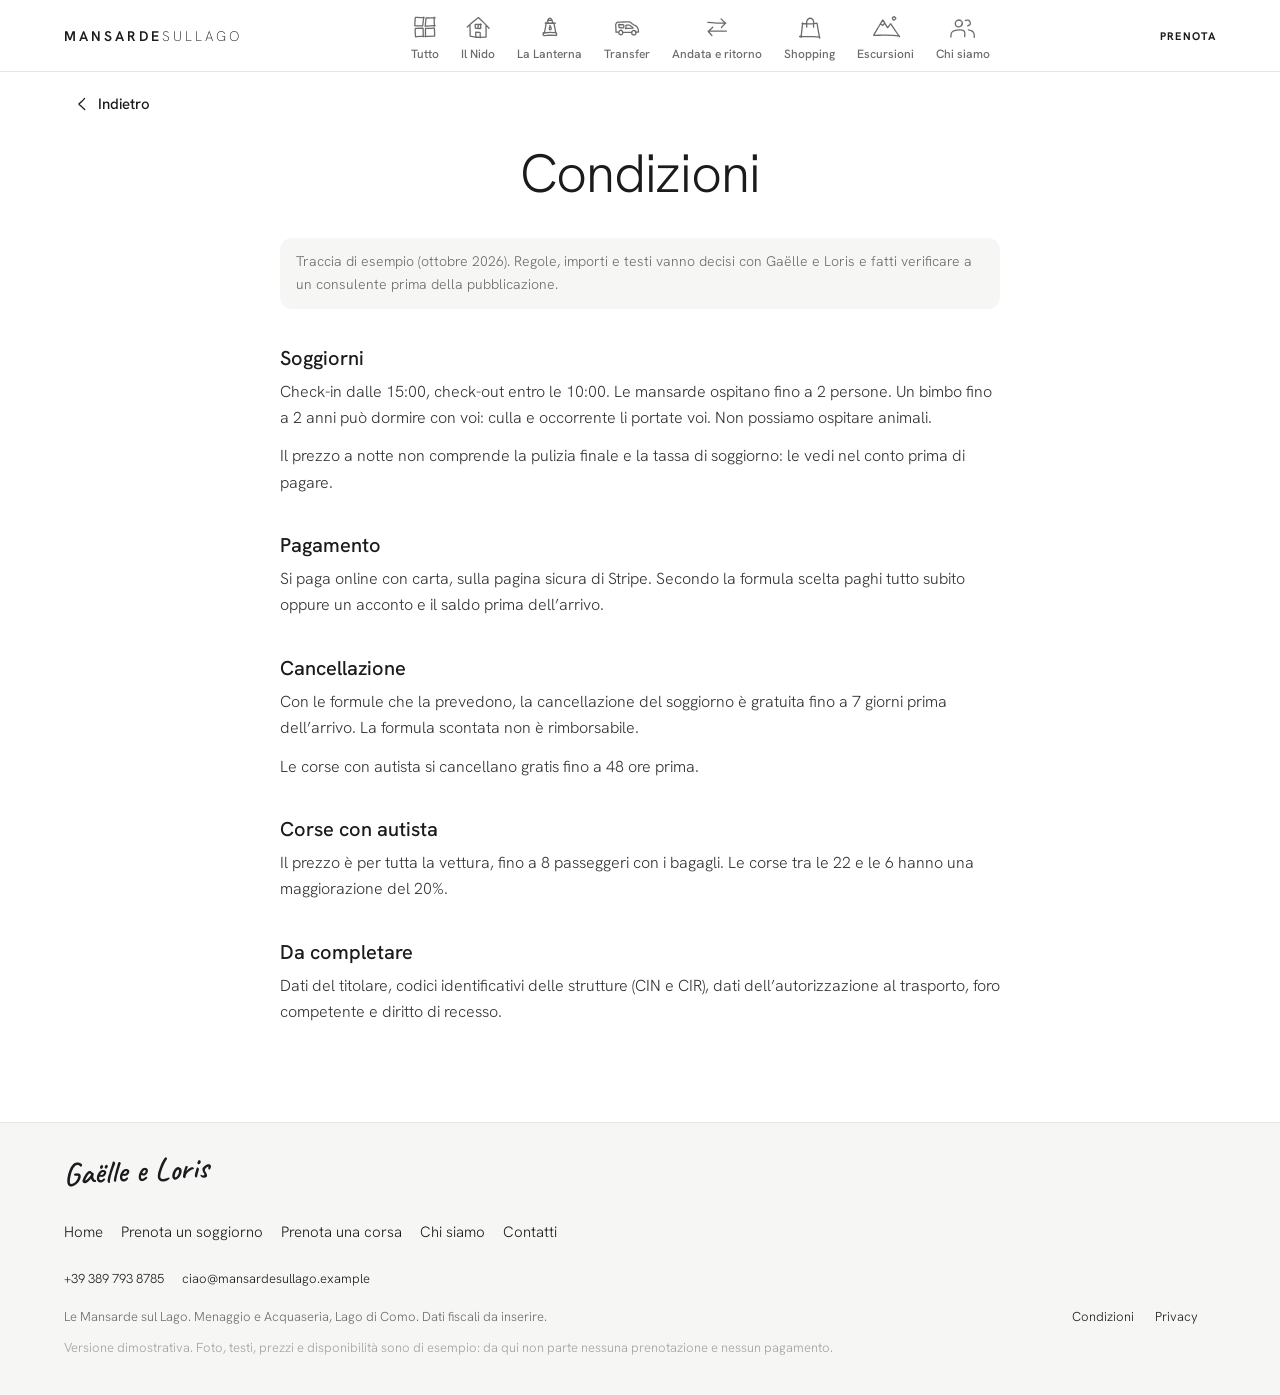
<file: condizioni.html>
<!doctype html>
<html lang="it">
	<head>
		<meta charset="utf-8" />
		<meta name="viewport" content="width=device-width, initial-scale=1, viewport-fit=cover" />
		<!-- Versione dimostrativa: i motori di ricerca non devono elencarla. Da togliere quando il sito vero va online. -->
		<meta name="robots" content="noindex, nofollow" />
		<link rel="icon" href="./favicon.svg" type="image/svg+xml" />
		<!-- Carattere Hanken Grotesk (licenza OFL) caricato dal sito stesso: nessuna chiamata ad altri server -->
		<link rel="preload" href="./fonts/hanken-grotesk-latin-300-normal.woff2" as="font" type="font/woff2" crossorigin />
		<style>
			@font-face { font-family: 'Hanken Grotesk'; font-style: normal; font-weight: 200; font-display: swap; src: url('./fonts/hanken-grotesk-latin-200-normal.woff2') format('woff2'); }
			@font-face { font-family: 'Hanken Grotesk'; font-style: normal; font-weight: 300; font-display: swap; src: url('./fonts/hanken-grotesk-latin-300-normal.woff2') format('woff2'); }
			@font-face { font-family: 'Hanken Grotesk'; font-style: normal; font-weight: 400; font-display: swap; src: url('./fonts/hanken-grotesk-latin-400-normal.woff2') format('woff2'); }
			@font-face { font-family: 'Hanken Grotesk'; font-style: normal; font-weight: 500; font-display: swap; src: url('./fonts/hanken-grotesk-latin-500-normal.woff2') format('woff2'); }
			@font-face { font-family: 'Hanken Grotesk'; font-style: normal; font-weight: 600; font-display: swap; src: url('./fonts/hanken-grotesk-latin-600-normal.woff2') format('woff2'); }
			@font-face { font-family: 'Hanken Grotesk'; font-style: normal; font-weight: 700; font-display: swap; src: url('./fonts/hanken-grotesk-latin-700-normal.woff2') format('woff2'); }
			/* Caveat (licenza OFL): scrittura a mano, solo per saluti e firma. Anche questo sta nel sito. */
			@font-face { font-family: 'Caveat'; font-style: normal; font-weight: 600; font-display: swap; src: url('./fonts/caveat-latin-600-normal.woff2') format('woff2'); }
		</style>
		<!-- Le foto provvisorie arrivano da Unsplash: il collegamento si prepara subito, così compaiono prima -->
		<link rel="preconnect" href="https://images.unsplash.com" crossorigin />
		<script>
			// Foto provvisoria che non arriva (rete assente, server bloccato): al suo posto l'illustrazione che sta nel sito.
			// Vale anche per il link che apre la foto in grande.
			function fotoRiserva(img) {
				var r = img.getAttribute('data-riserva');
				if (!r) return;
				img.removeAttribute('data-riserva');
				img.removeAttribute('srcset');
				img.removeAttribute('sizes');
				img.src = r;
				var a = img.closest ? img.closest('a[data-visore-link]') : null;
				if (a) a.setAttribute('href', r);
			}
			// l'avviso «foto non arrivata» si ascolta da qui, prima che le foto comincino a caricarsi
			document.addEventListener('error', function (e) { var t = e.target; if (t && t.tagName === 'IMG') fotoRiserva(t); }, true);
			// Col tasto indietro o ricaricando: niente animazioni d'entrata (tolto subito dopo il primo disegno)
			try {
				var nav = performance.getEntriesByType('navigation')[0];
				if (nav && (nav.type === 'back_forward' || nav.type === 'reload')) {
					var h = document.documentElement;
					h.classList.add('torna');
					addEventListener('load', function () { requestAnimationFrame(function () { requestAnimationFrame(function () { h.classList.remove('torna'); }); }); });
				}
			} catch (e) {}
			// Home con #tutto (icona "Tutto" da un'altra pagina): intestazione bianca senza sfumare dallo scuro (tolto dopo il primo disegno)
			if (location.hash === '#tutto' && !document.documentElement.classList.contains('torna')) {
				var ht = document.documentElement;
				ht.classList.add('a-tutto');
				addEventListener('load', function () { requestAnimationFrame(function () { requestAnimationFrame(function () { ht.classList.remove('a-tutto'); }); }); });
			}
		</script>
		<!--1c59p7v--><meta name="description" content="Condizioni di prenotazione, pagamento e cancellazione di soggiorni e corse."/><!----><title>Condizioni | Le Mansarde sul Lago</title>
		<link href="./app/immutable/assets/_layout.m0WFRdXT.css" rel="stylesheet">
	</head>
	<body>
		<div style="display: contents"><!--[--><!--[0--><!--[--><header class="mm-header mm-header--chiaro" data-header=""><a class="mm-logo" href="./index.html" aria-label="Le Mansarde sul Lago, vai alla home">MANSARDE<span>SULLAGO</span></a> <a class="mm-header__link mm-header__link--stretto" href="./prenota.html">Prenota</a> <nav class="mm-sezioni " aria-label="Sezioni" data-chips=""><div class="mm-sezioni__in"><!--[--><a class="mm-sezione" href="./index.html#tutto" data-chip="tutto"><svg class="icon" width="28" height="28" viewBox="0 0 24 24" fill="none" stroke="currentColor" stroke-linecap="round" stroke-linejoin="round" aria-hidden="true" focusable="false"><path d="M10.9 3.6C10.9 3.6 10.2 9.3 10.1 10.2C10.1 10.5 10.2 10.6 10.1 10.8C10.1 10.9 9.9 11 9.8 11.1C9.6 11.2 9.5 11.1 9.2 11.1C8.3 11.1 4.5 11 3.8 11C3.6 11 3.6 11 3.5 11C3.4 10.9 3.3 10.8 3.3 10.7C3.2 10.6 3.3 10.6 3.3 10.4C3.3 9.6 3.5 5.8 3.6 4.8C3.6 4.5 3.6 4.4 3.7 4.2C3.8 4 4 3.9 4.2 3.8C4.4 3.7 4.5 3.8 4.9 3.8C5.9 3.8 11.3 4 11.3 4M12.2 11.6C12.2 11.6 12.7 5.8 12.8 4.9C12.9 4.7 12.8 4.6 12.9 4.5C12.9 4.4 13 4.3 13.1 4.2C13.2 4.2 13.3 4.3 13.5 4.3C14.3 4.3 20.7 4.2 20.7 4.2M19.8 3.6L20 11.6M20.8 10.8L12.3 11.3M10.7 19.9C10.7 19.9 5.4 20.3 4.5 20.3C4.3 20.4 4.2 20.4 4.1 20.4C3.9 20.3 3.8 20.2 3.8 20.1C3.7 20 3.8 19.9 3.8 19.6C3.7 18.8 3.6 15.2 3.6 14.3C3.6 13.9 3.5 13.8 3.6 13.6C3.6 13.4 3.8 13.3 3.9 13.2C4.1 13.1 4.2 13.2 4.5 13.2C5.3 13.1 9.1 13 9.9 13C10 13 10.1 12.9 10.2 13C10.3 13 10.4 13.1 10.4 13.2C10.4 13.2 10.4 13.3 10.4 13.5C10.4 14.3 10.5 20.4 10.5 20.4M12.4 20.4C12.4 20.4 12.4 14.6 12.4 13.8C12.4 13.6 12.3 13.5 12.4 13.4C12.4 13.3 12.5 13.2 12.6 13.2C12.8 13.1 12.9 13.2 13.1 13.2C14 13.2 18.2 13 19.1 12.9C19.4 12.9 19.6 12.8 19.7 12.9C19.9 12.9 20 13 20.1 13.2C20.2 13.3 20.1 13.4 20.1 13.7C20.1 14.5 20.3 18.3 20.3 19.1C20.3 19.3 20.4 19.4 20.3 19.5C20.3 19.6 20.2 19.7 20.1 19.8C20 19.8 19.9 19.8 19.7 19.8C18.7 19.8 11.8 20 11.8 20" vector-effect="non-scaling-stroke"></path></svg><!----><span>Tutto<!--[-1--><!--]--></span></a><a class="mm-sezione" href="./il-nido.html" data-chip="il-nido"><svg class="icon" width="28" height="28" viewBox="0 0 64 64" fill="none" stroke="currentColor" stroke-linecap="round" stroke-linejoin="round" aria-hidden="true" focusable="false"><path d="M7.4 32.1C7.4 32.1 15.9 24.1 20 20.5C23.9 17.2 30 12.4 31.6 11.2C32.1 10.9 32.2 10.7 32.5 10.6C32.7 10.5 33.1 10.5 33.4 10.6C33.7 10.7 33.7 10.9 34.1 11.2C35.5 12.5 41 17.8 44.6 21.5C48.7 25.6 57.3 34.8 57.3 34.8M13.7 26C13.7 26 13.8 35.8 13.9 40.1C13.9 43.8 14 48.5 14 50.5C14 51.3 13.8 51.7 14 52.2C14.2 52.7 14.6 53.2 15.1 53.4C15.6 53.7 16 53.5 16.9 53.6C19.5 53.9 27 55.1 32.3 55.4C37.7 55.7 46.5 55.3 48.8 55.2C49.3 55.2 49.6 55.3 49.9 55.2C50.1 55.1 50.4 54.8 50.5 54.6C50.7 54.3 50.6 54.1 50.5 53.6C50.5 51.8 50.5 46.4 50.5 42.5C50.4 38 50.4 28.3 50.4 28.3M27.1 55.5C27.1 55.5 26.9 47 26.8 45.4C26.8 44.9 26.6 44.7 26.7 44.5C26.8 44.2 27.1 44 27.3 43.9C27.6 43.8 27.8 44 28.3 44C29.4 44.1 33.1 44.3 34.5 44.3C35.1 44.3 35.5 44.1 36 44.3C36.3 44.4 36.7 44.8 36.9 45.2C37.1 45.6 36.9 46 37 46.7C37 48.5 37.2 56.4 37.2 56.4M38 25.1C38 25.1 38.1 32.1 38.2 33.6C38.2 34.1 38.3 34.4 38.2 34.7C38.1 35 37.9 35.3 37.6 35.4C37.3 35.5 37.1 35.4 36.6 35.4C35.2 35.4 30.5 35.3 28.9 35.2C28 35.2 27.6 35.3 27.1 35.1C26.6 34.8 26.1 34.4 25.9 33.8C25.4 32.6 25.7 29.6 25.7 28.4C25.7 27.7 25.5 27.4 25.7 27C25.8 26.6 26.1 26.3 26.5 26.1C26.8 26 27.1 26.2 27.7 26.2C29.6 26.2 39.5 26.3 39.5 26.3M32.3 25.8L32.3 35.9" vector-effect="non-scaling-stroke"></path></svg><!----><span>Il Nido<!--[-1--><!--]--></span></a><a class="mm-sezione" href="./la-lanterna.html" data-chip="la-lanterna"><svg class="icon" width="28" height="28" viewBox="0 0 64 64" fill="none" stroke="currentColor" stroke-linecap="round" stroke-linejoin="round" aria-hidden="true" focusable="false"><path d="M40.7 22C40.7 22 42.3 30.1 43.1 33.8C43.7 37.1 44.5 41.5 44.8 43.1C44.9 43.6 45.1 43.9 45 44.2C44.9 44.5 44.7 44.8 44.4 44.9C44.1 45 43.8 44.8 43.2 44.7C41.3 44.6 35.4 44.2 31.7 44.3C28.3 44.5 23.7 45.2 21.8 45.5C21 45.6 20.5 45.9 20.1 45.7C19.7 45.6 19.3 45.1 19.2 44.7C19.1 44.2 19.4 43.7 19.6 42.9C20 41.1 20.9 37.4 21.5 34.2C22.2 30.3 23.4 21.2 23.4 21.2M22.1 23.1L42.1 23.5M21 23L44.6 23.2M27.4 22.5C27.4 22.5 27.2 19.4 27.2 18.4C27.1 17.9 27 17.6 27.1 17.3C27.2 17 27.5 16.7 27.8 16.5C28.1 16.4 28.4 16.6 28.9 16.6C30.1 16.6 33.4 16.7 34.7 16.7C35.3 16.7 35.7 16.6 36.2 16.7C36.6 16.9 36.9 17.2 37.2 17.7C37.6 18.7 37.3 22.7 37.3 22.7M26.5 17.7C26.5 17.7 27.7 14.7 28.6 13.7C29.4 12.8 30.6 11.8 31.6 11.8C32.6 11.8 33.9 12.9 34.8 13.8C35.8 14.8 37.1 17.5 37.1 17.5M15.9 46.1C15.9 46.1 26.5 44.5 31.4 44.4C35.9 44.3 42.1 45 44.3 45.2C45.1 45.3 45.5 45.2 45.9 45.4C46.3 45.6 46.7 46 46.9 46.5C47.2 47.3 46.9 48.9 46.9 49.7C46.9 50.2 47 50.6 46.9 50.9C46.8 51.1 46.4 51.4 46.1 51.5C45.8 51.6 45.5 51.4 44.9 51.3C42.8 51.1 35.5 50.4 31.1 50.4C27.1 50.5 21.8 51.2 19.6 51.5C18.7 51.6 18.3 51.9 17.8 51.7C17.3 51.5 16.9 51.2 16.7 50.6C16.2 49.5 16.9 44.9 16.9 44.9M33.1 30.3C33.1 30.3 30.2 33.4 30.2 34.9C30.2 36.2 31.5 38.6 32.3 38.6C33.1 38.6 34.8 36.3 34.9 34.9C34.9 33.2 31.2 28.9 31.2 28.9" vector-effect="non-scaling-stroke"></path></svg><!----><span>La Lanterna<!--[-1--><!--]--></span></a><a class="mm-sezione" href="./transfer.html" data-chip="transfer"><svg class="icon" width="28" height="28" viewBox="0 0 64 64" fill="none" stroke="currentColor" stroke-linecap="round" stroke-linejoin="round" aria-hidden="true" focusable="false"><path d="M7.1 44C7.1 44 6.8 39.4 6.7 37.2C6.6 35.3 6.5 33.5 6.4 31.6C6.4 29.7 5.8 27.6 6.3 25.9C6.8 24.2 8 22.2 9.4 21.4C10.9 20.5 13.3 21 15.2 20.9C17.2 20.7 19.2 20.8 21.1 20.7C23.1 20.6 25.1 20.6 27.1 20.5C29 20.5 31.1 20.4 32.8 20.4C34.3 20.4 35.9 20.4 36.7 20.3C37.2 20.3 37.4 20.3 37.7 20.3C38.1 20.4 38.5 20.5 38.8 20.6C39.1 20.8 39.2 21 39.6 21.2C40.3 21.8 41.7 22.9 43 23.8C44.5 24.9 46.2 26.2 47.9 27.3C49.6 28.4 51.9 29 53.4 30.4C55 31.8 56.4 33.7 57.2 35.8C58 37.8 58.3 42.7 58.3 42.7M6.6 43.5L12.5 43.5M21.6 43.9L43.3 44.5M52.3 43.5L58.3 43.4M16.3 40.1C16.3 40.1 13.1 42.9 13.1 44.4C13.1 46 15.1 48.7 16.6 49.3C18 49.8 21 49 21.8 47.8C22.7 46.6 22.6 43.3 21.7 41.9C20.8 40.5 17.7 39.2 16.2 39.6C14.7 40 12.7 44.4 12.7 44.4M51.8 47.7C51.8 47.7 52.5 43.1 51.5 41.9C50.5 40.6 47.3 39.8 45.8 40.4C44.3 41 42.5 43.9 42.6 45.5C42.7 47.1 44.7 49.7 46.3 50.1C47.9 50.5 51.2 49.3 52.2 47.9C53.1 46.5 51.9 41.6 51.9 41.6M12.6 26.6C12.6 26.6 20.7 26.8 22.5 26.8C23.1 26.8 23.4 26.7 23.8 26.9C24.1 27 24.5 27.4 24.6 27.8C24.8 28.1 24.6 28.6 24.6 29.1C24.6 30.1 24.9 32.4 24.5 33.2C24.3 33.6 23.9 33.9 23.6 34.1C23.1 34.2 22.7 34 22.1 34C20.7 33.9 17.2 33.6 15.9 33.5C15.3 33.5 14.9 33.6 14.5 33.4C14.2 33.3 13.9 32.9 13.7 32.6C13.6 32.2 13.7 31.9 13.7 31.3C13.7 30 13.8 25.4 13.8 25.4M29.7 36.2C29.7 36.2 29.7 30.9 29.7 29.6C29.7 29.1 29.5 28.8 29.6 28.5C29.7 28.2 30 27.9 30.3 27.8C30.5 27.7 30.8 27.8 31.3 27.8C32.3 27.8 35.3 27.7 36.3 27.7C36.8 27.7 37 27.6 37.3 27.6C37.7 27.7 38.1 27.8 38.4 28C38.7 28.2 38.8 28.4 39.2 28.7C40.3 29.5 43.8 32.3 45 33.1C45.4 33.4 45.8 33.5 45.9 33.8C46 33.9 46 34.2 45.9 34.3C45.7 34.5 45.3 34.4 44.7 34.5C42.4 34.7 28.3 35.3 28.3 35.3" vector-effect="non-scaling-stroke"></path></svg><!----><span>Transfer<!--[-1--><!--]--></span></a><a class="mm-sezione" href="./andata-ritorno.html" data-chip="andata-ritorno"><svg class="icon" width="28" height="28" viewBox="0 0 64 64" fill="none" stroke="currentColor" stroke-linecap="round" stroke-linejoin="round" aria-hidden="true" focusable="false"><path d="M11 21.3C11 21.3 20.9 22.1 25.7 22.4C30.2 22.7 34.5 22.9 38.9 23C43.3 23.1 52.3 23 52.3 23M41.5 13.7C41.5 13.7 49.1 21.1 50.3 22.3C50.7 22.6 50.9 22.6 51 22.9C51.1 23.1 51.1 23.4 51 23.6C50.9 23.9 50.7 23.9 50.4 24.3C49.3 25.5 42.1 33 42.1 33M53.5 41.3C53.5 41.3 43.7 41.4 39 41.4C34.4 41.4 30 41.3 25.4 41.3C20.8 41.3 11.6 41.4 11.6 41.4M22.2 32.5C22.2 32.5 14.5 39.9 13.3 41.2C12.9 41.6 12.7 41.6 12.6 41.9C12.5 42.1 12.5 42.5 12.6 42.7C12.6 43 12.8 43 13.1 43.4C14.2 44.6 20.5 51.6 20.5 51.6" vector-effect="non-scaling-stroke"></path></svg><!----><span>Andata<!--[0--><span class="mm-sezione__resto"> e ritorno</span><!--]--></span></a><a class="mm-sezione" href="./shopping.html" data-chip="shopping"><svg class="icon" width="28" height="28" viewBox="0 0 64 64" fill="none" stroke="currentColor" stroke-linecap="round" stroke-linejoin="round" aria-hidden="true" focusable="false"><path d="M11.5 55.6C11.5 55.6 12.8 44.7 13.4 39.2C14 33.6 15.2 22.5 15.2 22.5M14 24C14 24 26 24.8 31.6 24.7C36.7 24.6 44.2 23.8 46.3 23.5C46.9 23.5 47.1 23.3 47.4 23.3C47.8 23.4 48.1 23.7 48.3 24C48.4 24.3 48.3 24.6 48.4 25.2C48.7 27.3 49.9 34.6 50.8 39.6C51.8 45.3 54.1 57.4 54.1 57.4M54.5 55C54.5 55 44.6 54.3 39.8 54.1C35.1 53.9 30.8 53.9 25.9 53.9C20.3 53.8 8.2 53.7 8.2 53.7M24.5 32C24.5 32 24.4 27.5 24.4 25.4C24.5 23.4 24.1 21.4 24.5 19.5C25 17.6 25.8 15.5 27.1 14.2C28.4 13 30.7 12 32.5 12C34.2 12 36.5 13.1 37.7 14.4C39.1 15.7 39.8 17.9 40.2 19.7C40.6 21.6 40.2 23.6 40.2 25.6C40.2 27.8 40.3 32.4 40.3 32.4" vector-effect="non-scaling-stroke"></path></svg><!----><span>Shopping<!--[-1--><!--]--></span></a><a class="mm-sezione" href="./escursioni.html" data-chip="escursioni"><svg class="icon" width="28" height="28" viewBox="0 0 64 64" fill="none" stroke="currentColor" stroke-linecap="round" stroke-linejoin="round" aria-hidden="true" focusable="false"><path d="M63.3 52.7C63.3 52.7 52.7 51.7 47.5 51.3C42.6 51 37.7 50.6 32.8 50.6C28 50.5 23.1 50.8 18.4 50.9C13.8 50.9 6.8 51 5 51.1C4.5 51.1 4.3 51.2 4.1 51.1C3.9 51.1 3.8 50.9 3.8 50.7C3.8 50.5 4 50.3 4.2 49.9C5.1 48.4 8.4 42.8 10.6 39.1C12.9 35.3 15.4 31.2 17.6 27.4C19.8 23.8 22.9 18.6 23.9 17C24.2 16.6 24.2 16.2 24.5 16.1C24.7 16 25 16 25.1 16.1C25.4 16.2 25.4 16.5 25.6 17C26.8 19 33.5 30.4 34.7 32.4C35 32.8 35 33.1 35.3 33.2C35.5 33.3 35.8 33.3 36 33.2C36.2 33.1 36.3 32.8 36.6 32.5C37.4 31.3 40.7 26.9 41.6 25.8C41.9 25.3 41.9 25 42.2 24.9C42.4 24.8 42.8 24.8 43 24.9C43.3 25.1 43.3 25.4 43.6 25.8C44.8 27.6 49.1 34 52.1 38.4C55.5 43.4 62.9 54.3 62.9 54.3M19.3 24.4C19.3 24.4 22 26.6 22.8 27.2C23.2 27.5 23.4 27.8 23.7 27.9C24.1 28 24.5 28 24.8 27.9C25.1 27.7 25.2 27.4 25.6 27C26.3 26.2 28.9 23.5 28.9 23.5M54.7 12.1C54.7 12.1 51.9 8.2 50.5 8.2C49.1 8.2 46.5 10.9 46.5 12.2C46.5 13.5 49.1 16.2 50.4 16.2C51.7 16.2 54.3 13.4 54.3 12.1C54.2 10.9 50.5 8.6 50.5 8.6" vector-effect="non-scaling-stroke"></path></svg><!----><span>Escursioni<!--[-1--><!--]--></span></a><a class="mm-sezione" href="./chi-siamo.html" data-chip="chi-siamo"><svg class="icon" width="28" height="28" viewBox="0 0 64 64" fill="none" stroke="currentColor" stroke-linecap="round" stroke-linejoin="round" aria-hidden="true" focusable="false"><path d="M28.7 29.2C28.7 29.2 30.8 25.3 30.7 23.4C30.6 21.6 29.4 19.3 27.9 18C26.5 16.8 23.9 15.9 22 16C20.2 16.1 17.8 17.3 16.6 18.7C15.3 20.1 14.3 22.6 14.4 24.4C14.4 26.2 15.5 28.5 16.8 29.7C18.2 30.9 20.7 31.7 22.5 31.5C24.5 31.4 26.9 30.1 28.1 28.7C29.3 27.4 30 23.5 30 23.5M4.4 55C4.4 55 4.2 50.3 4.8 48.3C5.3 46.4 6.1 44.4 7.4 43.1C8.7 41.7 10.9 40.9 12.8 40.2C14.7 39.5 16.8 39.2 18.8 38.9C20.7 38.6 22.7 38.4 24.7 38.4C26.6 38.4 28.5 38.3 30.2 38.9C31.9 39.4 33.7 40.2 34.7 41.5C35.7 42.9 36 45 36.2 46.9C36.4 49.1 35.7 53.9 35.7 53.9M37.4 17.1C37.4 17.1 42.1 15.7 43.9 16.3C45.6 16.9 47.5 18.7 48.2 20.4C48.9 22 49 24.5 48.2 26C47.3 27.6 42.8 29.5 42.8 29.5M44.4 38.5C44.4 38.5 48.8 39.3 50.7 40.2C52.5 41.1 54.4 42.1 55.5 43.6C56.7 45 57.3 47 57.6 49C58 51 57.6 55.6 57.6 55.6" vector-effect="non-scaling-stroke"></path></svg><!----><span>Chi siamo<!--[-1--><!--]--></span></a><!--]--></div></nav><!----> <a class="mm-header__link mm-header__link--largo" href="./prenota.html">Prenota</a></header><!----> <main id="contenuto"><!--[--><section class="v3-cerca v3-cerca--prev"><div class="v3-cerca__torna"><a class="v3-indietro" href="./index.html" data-indietro="" aria-label="Torna indietro"><svg class="icon" width="20" height="20" viewBox="0 0 24 24" fill="none" stroke="currentColor" stroke-linecap="round" stroke-linejoin="round" aria-hidden="true" focusable="false"><path d="M15.1 5.3C15.1 5.3 12.8 8 11.6 9.1C10.7 10 9.5 11 8.9 11.4C8.7 11.6 8.5 11.7 8.4 11.8C8.4 12 8.4 12.2 8.4 12.4C8.5 12.5 8.7 12.6 8.9 12.8C9.4 13.2 10.5 14.2 11.4 15.1C12.6 16.1 15.3 18.6 15.3 18.6" vector-effect="non-scaling-stroke"></path></svg><!----> <!--[0--><span>Indietro</span><!--]--></a><!----></div> <div class="v3-cerca__in"><h1 class="v3-cerca__titolo">Condizioni</h1></div></section> <div class="v3-contenuto"><article class="v3-testo"><p class="v3-testo__nota">Traccia di esempio (ottobre 2026). Regole, importi e testi vanno decisi con Gaëlle e Loris e fatti verificare a un consulente prima della pubblicazione.</p> <h2>Soggiorni</h2> <p>Check-in dalle 15:00, check-out entro le 10:00. Le mansarde ospitano fino a 2 persone. Un bimbo fino a 2 anni può dormire con voi: culla e occorrente li portate voi. Non possiamo ospitare animali.</p> <p>Il prezzo a notte non comprende la pulizia finale e la tassa di soggiorno: le vedi nel conto prima di pagare.</p> <h2>Pagamento</h2> <p>Si paga online con carta, sulla pagina sicura di Stripe. Secondo la formula scelta paghi tutto subito oppure un acconto e il saldo prima dell’arrivo.</p> <h2>Cancellazione</h2> <p>Con le formule che la prevedono, la cancellazione del soggiorno è gratuita fino a 7 giorni prima dell’arrivo. La formula scontata non è rimborsabile.</p> <p>Le corse con autista si cancellano gratis fino a 48 ore prima.</p> <h2>Corse con autista</h2> <p>Il prezzo è per tutta la vettura, fino a 8 passeggeri con i bagagli. Le corse tra le 22 e le 6 hanno una maggiorazione del 20%.</p> <h2>Da completare</h2> <p>Dati del titolare, codici identificativi delle strutture (CIN e CIR), dati dell’autorizzazione al trasporto, foro competente e diritto di recesso.</p></article></div><!--]--><!----></main> <footer class="mm-footer"><div class="mm-footer__in"><p class="lg-mano lg-mano--firma mm-footer__firma">Gaëlle e Loris</p> <nav class="mm-footer__nav" aria-label="Pagine"><a href="./index.html">Home</a> <a href="./prenota.html">Prenota un soggiorno</a> <a href="./corsa.html">Prenota una corsa</a> <a href="./chi-siamo.html">Chi siamo</a> <a href="./contatti.html">Contatti</a></nav> <p class="mm-footer__contatti"><a href="tel:+393897938785">+39 389 793 8785</a> <a href="mailto:ciao@mansardesullago.example">ciao@mansardesullago.example</a></p> <p>Le Mansarde sul Lago. Menaggio e Acquaseria, Lago di Como. Dati fiscali da inserire.</p> <p><a href="./condizioni.html">Condizioni</a> <a href="./privacy.html">Privacy</a></p> <!--[0--><p class="mm-footer__bozza">Versione dimostrativa. Foto, testi, prezzi e disponibilità sono di esempio: da qui non parte nessuna prenotazione e nessun pagamento.</p><!--]--></div></footer><!----> <dialog class="visore" data-visore="" aria-label="Foto" tabindex="-1"><div class="visore__vista visore__vista--griglia" data-visore-vista="griglia" hidden=""><div class="visore__barra"><span class="visore__tasto" aria-hidden="true"></span> <p class="visore__titolo">Tutte le foto</p> <button class="visore__tasto" type="button" data-visore-chiudi="" aria-label="Chiudi le foto"><svg width="22" height="22" viewBox="0 0 24 24" fill="none" stroke="currentColor" stroke-width="1.6" stroke-linecap="round" aria-hidden="true"><path d="M5.8 5.2C5.8 5.2 8.2 8.2 9.4 9.5C10.7 10.9 12.1 12 13.5 13.4C14.9 14.8 17.8 18 17.8 18M18.3 5.8C18.3 5.8 15 8.4 13.5 9.7C12.1 11 10.7 12.1 9.4 13.4C8.1 14.8 5.7 17.7 5.7 17.7"></path></svg></button></div> <div class="visore__griglia" data-visore-griglia=""></div></div> <div class="visore__vista visore__vista--foto" data-visore-vista="foto" hidden=""><div class="visore__barra"><button class="visore__tasto" type="button" data-visore-tutte="" aria-label="Tutte le foto"><svg width="22" height="22" viewBox="0 0 24 24" fill="none" stroke="currentColor" stroke-width="1.6" stroke-linejoin="round" aria-hidden="true"><path d="M10.8 7.2C10.8 7.2 12.4 7.2 13.1 7.4C13.9 7.5 14.8 7.6 15.4 8C16 8.4 16.4 9.2 16.7 10C16.9 10.7 16.7 11.6 16.7 12.4C16.7 13.2 16.7 14 16.7 14.8C16.6 15.6 16.7 16.4 16.6 17.2C16.5 17.9 16.6 18.7 16.2 19.3C15.9 19.9 15.2 20.5 14.5 20.8C13.8 21 12.9 20.9 12.1 20.9C11.4 21 10.6 20.9 9.8 20.9C9.1 20.9 8.4 20.9 7.7 20.9C7 20.9 6.2 21 5.6 20.8C5 20.5 4.3 20.1 4 19.6C3.6 19 3.6 18.2 3.6 17.5C3.5 16.7 3.6 16 3.6 15.2C3.6 14.4 3.6 13.6 3.6 12.9C3.6 12.1 3.5 11.3 3.6 10.5C3.8 9.8 4 9 4.5 8.5C5 8 5.7 7.8 6.4 7.6C7.1 7.4 7.8 7.5 8.6 7.5C9.3 7.5 10 7.5 10.8 7.6C11.5 7.6 12.3 7.5 13 7.6C13.7 7.8 15.1 8.3 15.1 8.3M7.3 8C7.3 8 7 6 7.3 5.2C7.6 4.6 8.2 3.9 8.8 3.6C9.4 3.3 10.3 3.4 11.1 3.3C12 3.3 12.8 3.3 13.7 3.3C14.6 3.3 15.4 3.2 16.3 3.3C17.1 3.3 18.1 3.1 18.8 3.4C19.5 3.7 20.2 4.3 20.6 4.9C20.9 5.5 20.9 6.4 20.9 7.1C21 7.9 21 8.8 21 9.7C21 10.5 21 11.4 21 12.3C21 13.2 21.1 14.2 20.8 15C20.5 15.7 19.9 16.4 19.2 16.8C18.5 17.2 16.5 17.1 16.5 17.1"></path></svg></button> <p class="visore__conta" data-visore-conta="" aria-live="polite"></p> <button class="visore__tasto" type="button" data-visore-chiudi="" aria-label="Chiudi le foto"><svg width="22" height="22" viewBox="0 0 24 24" fill="none" stroke="currentColor" stroke-width="1.6" stroke-linecap="round" aria-hidden="true"><path d="M5.8 5.2C5.8 5.2 8.2 8.2 9.4 9.5C10.7 10.9 12.1 12 13.5 13.4C14.9 14.8 17.8 18 17.8 18M18.3 5.8C18.3 5.8 15 8.4 13.5 9.7C12.1 11 10.7 12.1 9.4 13.4C8.1 14.8 5.7 17.7 5.7 17.7"></path></svg></button></div> <div class="visore__riga" data-visore-riga=""></div> <button class="visore__freccia visore__freccia--prec" type="button" data-visore-prec="" aria-label="Foto precedente"><svg width="18" height="18" viewBox="0 0 24 24" fill="none" stroke="currentColor" stroke-width="1.8" stroke-linecap="round" stroke-linejoin="round" aria-hidden="true"><path d="M15.5 6C15.5 6 11 10.6 10.2 11.4C10 11.6 9.8 11.6 9.8 11.8C9.7 11.9 9.7 12.2 9.8 12.3C9.9 12.5 10 12.5 10.2 12.8C11.1 13.6 15.7 18.1 15.7 18.1"></path></svg></button> <button class="visore__freccia visore__freccia--succ" type="button" data-visore-succ="" aria-label="Foto successiva"><svg width="18" height="18" viewBox="0 0 24 24" fill="none" stroke="currentColor" stroke-width="1.8" stroke-linecap="round" stroke-linejoin="round" aria-hidden="true"><path d="M8.6 5.9C8.6 5.9 12.9 10.7 13.8 11.5C14 11.8 14.2 11.8 14.3 12C14.4 12.2 14.4 12.4 14.4 12.6C14.3 12.8 14.1 12.8 13.9 13C13.2 13.8 9.2 18.1 9.2 18.1"></path></svg></button></div></dialog><!--]--><!--]--> <!--[-1--><!--]--><!--]--></div>
		<script>
			// Prima del primo disegno, così passando da una pagina all'altra niente scatti (10/10)
			(function () {
				try {
					// home con #tutto: per prima cosa l'intestazione bianca, prima di misurare qualsiasi cosa
					var aTutto = location.hash === '#tutto' && !document.documentElement.classList.contains('torna') && document.querySelector('[data-sfondo]');
					var hd = document.querySelector('[data-header]');
					if (aTutto && hd) hd.classList.add('is-scrolled', 'con-sezioni');
					// sezioni nella testata: la voce attiva si centra solo se non si vede già intera
					var a = document.querySelector('[data-chips] .mm-sezione.is-active');
					if (a) {
						var r = a.parentElement;
						if (a.offsetLeft + a.offsetWidth > r.clientWidth - 8) r.scrollLeft = Math.max(0, a.offsetLeft - r.clientWidth / 2 + a.offsetWidth / 2);
					}
					// home con #tutto (voce "Tutto" da un'altra pagina): già alla vetrina, sotto la testata bianca
					if (aTutto) {
						var c = document.querySelector('[data-contenuto]');
						var hh = hd ? hd.offsetHeight : 0;
						if (c) scrollTo(0, Math.max(0, c.getBoundingClientRect().top + scrollY - hh));
					}
				} catch (e) {}
			})();
		</script>
		<script type="module" src="./js/app.js?v=eefd22c5"></script>
	</body>
</html>
</file>
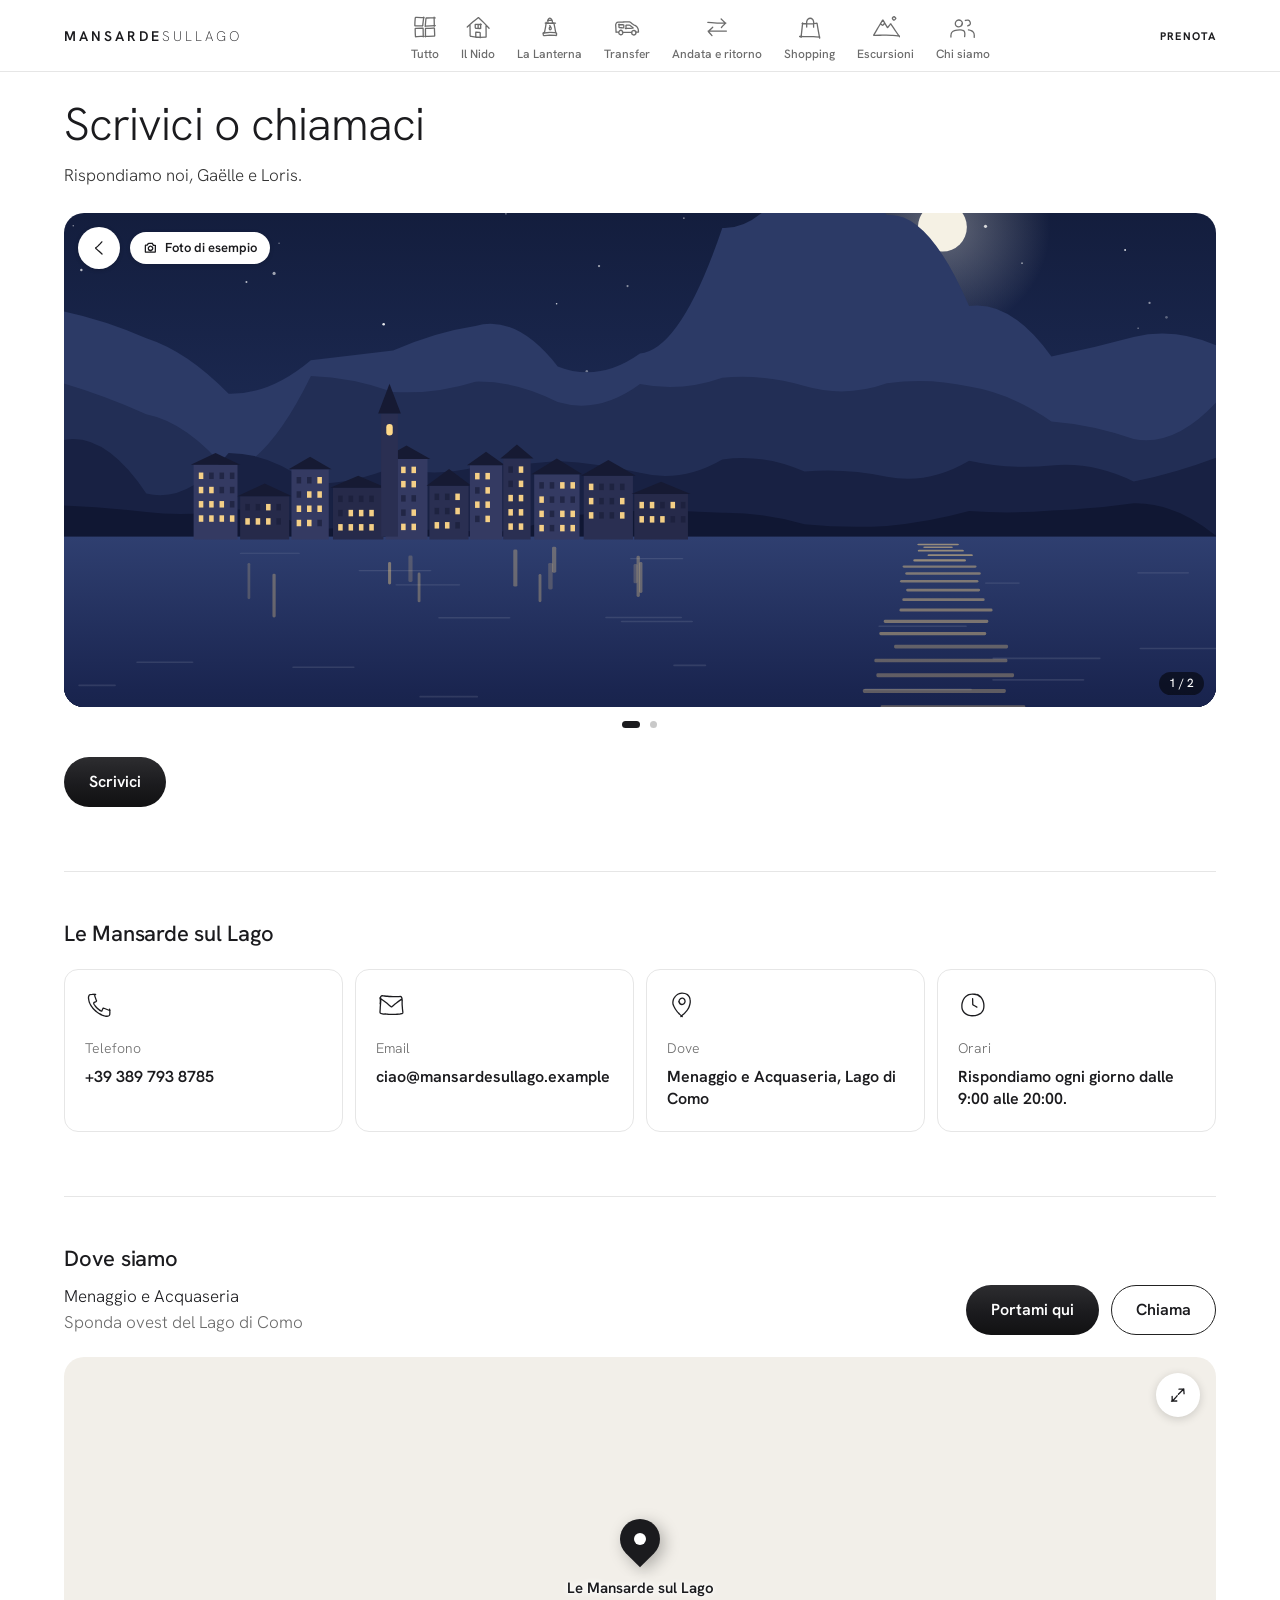
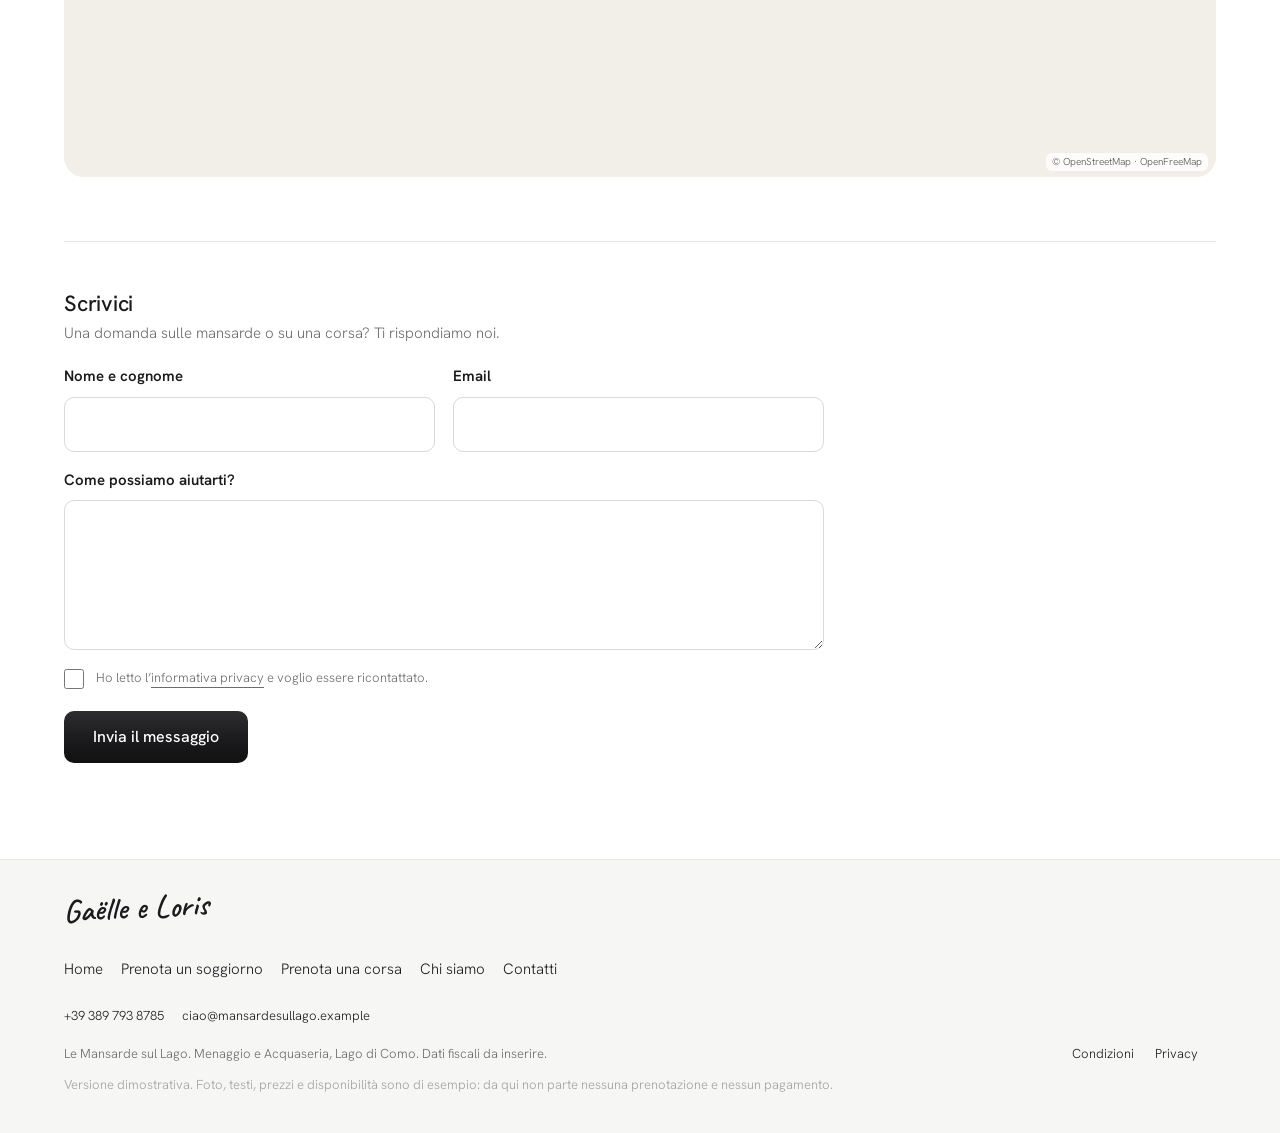
<file: contatti.html>
<!doctype html>
<html lang="it">
	<head>
		<meta charset="utf-8" />
		<meta name="viewport" content="width=device-width, initial-scale=1, viewport-fit=cover" />
		<!-- Versione dimostrativa: i motori di ricerca non devono elencarla. Da togliere quando il sito vero va online. -->
		<meta name="robots" content="noindex, nofollow" />
		<link rel="icon" href="./favicon.svg" type="image/svg+xml" />
		<!-- Carattere Hanken Grotesk (licenza OFL) caricato dal sito stesso: nessuna chiamata ad altri server -->
		<link rel="preload" href="./fonts/hanken-grotesk-latin-300-normal.woff2" as="font" type="font/woff2" crossorigin />
		<style>
			@font-face { font-family: 'Hanken Grotesk'; font-style: normal; font-weight: 200; font-display: swap; src: url('./fonts/hanken-grotesk-latin-200-normal.woff2') format('woff2'); }
			@font-face { font-family: 'Hanken Grotesk'; font-style: normal; font-weight: 300; font-display: swap; src: url('./fonts/hanken-grotesk-latin-300-normal.woff2') format('woff2'); }
			@font-face { font-family: 'Hanken Grotesk'; font-style: normal; font-weight: 400; font-display: swap; src: url('./fonts/hanken-grotesk-latin-400-normal.woff2') format('woff2'); }
			@font-face { font-family: 'Hanken Grotesk'; font-style: normal; font-weight: 500; font-display: swap; src: url('./fonts/hanken-grotesk-latin-500-normal.woff2') format('woff2'); }
			@font-face { font-family: 'Hanken Grotesk'; font-style: normal; font-weight: 600; font-display: swap; src: url('./fonts/hanken-grotesk-latin-600-normal.woff2') format('woff2'); }
			@font-face { font-family: 'Hanken Grotesk'; font-style: normal; font-weight: 700; font-display: swap; src: url('./fonts/hanken-grotesk-latin-700-normal.woff2') format('woff2'); }
			/* Caveat (licenza OFL): scrittura a mano, solo per saluti e firma. Anche questo sta nel sito. */
			@font-face { font-family: 'Caveat'; font-style: normal; font-weight: 600; font-display: swap; src: url('./fonts/caveat-latin-600-normal.woff2') format('woff2'); }
		</style>
		<!-- Le foto provvisorie arrivano da Unsplash: il collegamento si prepara subito, così compaiono prima -->
		<link rel="preconnect" href="https://images.unsplash.com" crossorigin />
		<script>
			// Foto provvisoria che non arriva (rete assente, server bloccato): al suo posto l'illustrazione che sta nel sito.
			// Vale anche per il link che apre la foto in grande.
			function fotoRiserva(img) {
				var r = img.getAttribute('data-riserva');
				if (!r) return;
				img.removeAttribute('data-riserva');
				img.removeAttribute('srcset');
				img.removeAttribute('sizes');
				img.src = r;
				var a = img.closest ? img.closest('a[data-visore-link]') : null;
				if (a) a.setAttribute('href', r);
			}
			// l'avviso «foto non arrivata» si ascolta da qui, prima che le foto comincino a caricarsi
			document.addEventListener('error', function (e) { var t = e.target; if (t && t.tagName === 'IMG') fotoRiserva(t); }, true);
			// Col tasto indietro o ricaricando: niente animazioni d'entrata (tolto subito dopo il primo disegno)
			try {
				var nav = performance.getEntriesByType('navigation')[0];
				if (nav && (nav.type === 'back_forward' || nav.type === 'reload')) {
					var h = document.documentElement;
					h.classList.add('torna');
					addEventListener('load', function () { requestAnimationFrame(function () { requestAnimationFrame(function () { h.classList.remove('torna'); }); }); });
				}
			} catch (e) {}
			// Home con #tutto (icona "Tutto" da un'altra pagina): intestazione bianca senza sfumare dallo scuro (tolto dopo il primo disegno)
			if (location.hash === '#tutto' && !document.documentElement.classList.contains('torna')) {
				var ht = document.documentElement;
				ht.classList.add('a-tutto');
				addEventListener('load', function () { requestAnimationFrame(function () { requestAnimationFrame(function () { ht.classList.remove('a-tutto'); }); }); });
			}
		</script>
		<!--uvbw5f--><meta name="description" content="Scrivi o chiama Gaëlle e Loris: mansarde a Menaggio e Acquaseria, autista sul Lago di Como."/><!----><title>Contatti | Le Mansarde sul Lago</title>
		<link href="./app/immutable/assets/_layout.m0WFRdXT.css" rel="stylesheet">
	</head>
	<body>
		<div style="display: contents"><!--[--><!--[0--><!--[--><header class="mm-header mm-header--chiaro" data-header=""><a class="mm-logo" href="./index.html" aria-label="Le Mansarde sul Lago, vai alla home">MANSARDE<span>SULLAGO</span></a> <a class="mm-header__link mm-header__link--stretto" href="./prenota.html">Prenota</a> <nav class="mm-sezioni " aria-label="Sezioni" data-chips=""><div class="mm-sezioni__in"><!--[--><a class="mm-sezione" href="./index.html#tutto" data-chip="tutto"><svg class="icon" width="28" height="28" viewBox="0 0 24 24" fill="none" stroke="currentColor" stroke-linecap="round" stroke-linejoin="round" aria-hidden="true" focusable="false"><path d="M10.9 3.6C10.9 3.6 10.2 9.3 10.1 10.2C10.1 10.5 10.2 10.6 10.1 10.8C10.1 10.9 9.9 11 9.8 11.1C9.6 11.2 9.5 11.1 9.2 11.1C8.3 11.1 4.5 11 3.8 11C3.6 11 3.6 11 3.5 11C3.4 10.9 3.3 10.8 3.3 10.7C3.2 10.6 3.3 10.6 3.3 10.4C3.3 9.6 3.5 5.8 3.6 4.8C3.6 4.5 3.6 4.4 3.7 4.2C3.8 4 4 3.9 4.2 3.8C4.4 3.7 4.5 3.8 4.9 3.8C5.9 3.8 11.3 4 11.3 4M12.2 11.6C12.2 11.6 12.7 5.8 12.8 4.9C12.9 4.7 12.8 4.6 12.9 4.5C12.9 4.4 13 4.3 13.1 4.2C13.2 4.2 13.3 4.3 13.5 4.3C14.3 4.3 20.7 4.2 20.7 4.2M19.8 3.6L20 11.6M20.8 10.8L12.3 11.3M10.7 19.9C10.7 19.9 5.4 20.3 4.5 20.3C4.3 20.4 4.2 20.4 4.1 20.4C3.9 20.3 3.8 20.2 3.8 20.1C3.7 20 3.8 19.9 3.8 19.6C3.7 18.8 3.6 15.2 3.6 14.3C3.6 13.9 3.5 13.8 3.6 13.6C3.6 13.4 3.8 13.3 3.9 13.2C4.1 13.1 4.2 13.2 4.5 13.2C5.3 13.1 9.1 13 9.9 13C10 13 10.1 12.9 10.2 13C10.3 13 10.4 13.1 10.4 13.2C10.4 13.2 10.4 13.3 10.4 13.5C10.4 14.3 10.5 20.4 10.5 20.4M12.4 20.4C12.4 20.4 12.4 14.6 12.4 13.8C12.4 13.6 12.3 13.5 12.4 13.4C12.4 13.3 12.5 13.2 12.6 13.2C12.8 13.1 12.9 13.2 13.1 13.2C14 13.2 18.2 13 19.1 12.9C19.4 12.9 19.6 12.8 19.7 12.9C19.9 12.9 20 13 20.1 13.2C20.2 13.3 20.1 13.4 20.1 13.7C20.1 14.5 20.3 18.3 20.3 19.1C20.3 19.3 20.4 19.4 20.3 19.5C20.3 19.6 20.2 19.7 20.1 19.8C20 19.8 19.9 19.8 19.7 19.8C18.7 19.8 11.8 20 11.8 20" vector-effect="non-scaling-stroke"></path></svg><!----><span>Tutto<!--[-1--><!--]--></span></a><a class="mm-sezione" href="./il-nido.html" data-chip="il-nido"><svg class="icon" width="28" height="28" viewBox="0 0 64 64" fill="none" stroke="currentColor" stroke-linecap="round" stroke-linejoin="round" aria-hidden="true" focusable="false"><path d="M7.4 32.1C7.4 32.1 15.9 24.1 20 20.5C23.9 17.2 30 12.4 31.6 11.2C32.1 10.9 32.2 10.7 32.5 10.6C32.7 10.5 33.1 10.5 33.4 10.6C33.7 10.7 33.7 10.9 34.1 11.2C35.5 12.5 41 17.8 44.6 21.5C48.7 25.6 57.3 34.8 57.3 34.8M13.7 26C13.7 26 13.8 35.8 13.9 40.1C13.9 43.8 14 48.5 14 50.5C14 51.3 13.8 51.7 14 52.2C14.2 52.7 14.6 53.2 15.1 53.4C15.6 53.7 16 53.5 16.9 53.6C19.5 53.9 27 55.1 32.3 55.4C37.7 55.7 46.5 55.3 48.8 55.2C49.3 55.2 49.6 55.3 49.9 55.2C50.1 55.1 50.4 54.8 50.5 54.6C50.7 54.3 50.6 54.1 50.5 53.6C50.5 51.8 50.5 46.4 50.5 42.5C50.4 38 50.4 28.3 50.4 28.3M27.1 55.5C27.1 55.5 26.9 47 26.8 45.4C26.8 44.9 26.6 44.7 26.7 44.5C26.8 44.2 27.1 44 27.3 43.9C27.6 43.8 27.8 44 28.3 44C29.4 44.1 33.1 44.3 34.5 44.3C35.1 44.3 35.5 44.1 36 44.3C36.3 44.4 36.7 44.8 36.9 45.2C37.1 45.6 36.9 46 37 46.7C37 48.5 37.2 56.4 37.2 56.4M38 25.1C38 25.1 38.1 32.1 38.2 33.6C38.2 34.1 38.3 34.4 38.2 34.7C38.1 35 37.9 35.3 37.6 35.4C37.3 35.5 37.1 35.4 36.6 35.4C35.2 35.4 30.5 35.3 28.9 35.2C28 35.2 27.6 35.3 27.1 35.1C26.6 34.8 26.1 34.4 25.9 33.8C25.4 32.6 25.7 29.6 25.7 28.4C25.7 27.7 25.5 27.4 25.7 27C25.8 26.6 26.1 26.3 26.5 26.1C26.8 26 27.1 26.2 27.7 26.2C29.6 26.2 39.5 26.3 39.5 26.3M32.3 25.8L32.3 35.9" vector-effect="non-scaling-stroke"></path></svg><!----><span>Il Nido<!--[-1--><!--]--></span></a><a class="mm-sezione" href="./la-lanterna.html" data-chip="la-lanterna"><svg class="icon" width="28" height="28" viewBox="0 0 64 64" fill="none" stroke="currentColor" stroke-linecap="round" stroke-linejoin="round" aria-hidden="true" focusable="false"><path d="M40.7 22C40.7 22 42.3 30.1 43.1 33.8C43.7 37.1 44.5 41.5 44.8 43.1C44.9 43.6 45.1 43.9 45 44.2C44.9 44.5 44.7 44.8 44.4 44.9C44.1 45 43.8 44.8 43.2 44.7C41.3 44.6 35.4 44.2 31.7 44.3C28.3 44.5 23.7 45.2 21.8 45.5C21 45.6 20.5 45.9 20.1 45.7C19.7 45.6 19.3 45.1 19.2 44.7C19.1 44.2 19.4 43.7 19.6 42.9C20 41.1 20.9 37.4 21.5 34.2C22.2 30.3 23.4 21.2 23.4 21.2M22.1 23.1L42.1 23.5M21 23L44.6 23.2M27.4 22.5C27.4 22.5 27.2 19.4 27.2 18.4C27.1 17.9 27 17.6 27.1 17.3C27.2 17 27.5 16.7 27.8 16.5C28.1 16.4 28.4 16.6 28.9 16.6C30.1 16.6 33.4 16.7 34.7 16.7C35.3 16.7 35.7 16.6 36.2 16.7C36.6 16.9 36.9 17.2 37.2 17.7C37.6 18.7 37.3 22.7 37.3 22.7M26.5 17.7C26.5 17.7 27.7 14.7 28.6 13.7C29.4 12.8 30.6 11.8 31.6 11.8C32.6 11.8 33.9 12.9 34.8 13.8C35.8 14.8 37.1 17.5 37.1 17.5M15.9 46.1C15.9 46.1 26.5 44.5 31.4 44.4C35.9 44.3 42.1 45 44.3 45.2C45.1 45.3 45.5 45.2 45.9 45.4C46.3 45.6 46.7 46 46.9 46.5C47.2 47.3 46.9 48.9 46.9 49.7C46.9 50.2 47 50.6 46.9 50.9C46.8 51.1 46.4 51.4 46.1 51.5C45.8 51.6 45.5 51.4 44.9 51.3C42.8 51.1 35.5 50.4 31.1 50.4C27.1 50.5 21.8 51.2 19.6 51.5C18.7 51.6 18.3 51.9 17.8 51.7C17.3 51.5 16.9 51.2 16.7 50.6C16.2 49.5 16.9 44.9 16.9 44.9M33.1 30.3C33.1 30.3 30.2 33.4 30.2 34.9C30.2 36.2 31.5 38.6 32.3 38.6C33.1 38.6 34.8 36.3 34.9 34.9C34.9 33.2 31.2 28.9 31.2 28.9" vector-effect="non-scaling-stroke"></path></svg><!----><span>La Lanterna<!--[-1--><!--]--></span></a><a class="mm-sezione" href="./transfer.html" data-chip="transfer"><svg class="icon" width="28" height="28" viewBox="0 0 64 64" fill="none" stroke="currentColor" stroke-linecap="round" stroke-linejoin="round" aria-hidden="true" focusable="false"><path d="M7.1 44C7.1 44 6.8 39.4 6.7 37.2C6.6 35.3 6.5 33.5 6.4 31.6C6.4 29.7 5.8 27.6 6.3 25.9C6.8 24.2 8 22.2 9.4 21.4C10.9 20.5 13.3 21 15.2 20.9C17.2 20.7 19.2 20.8 21.1 20.7C23.1 20.6 25.1 20.6 27.1 20.5C29 20.5 31.1 20.4 32.8 20.4C34.3 20.4 35.9 20.4 36.7 20.3C37.2 20.3 37.4 20.3 37.7 20.3C38.1 20.4 38.5 20.5 38.8 20.6C39.1 20.8 39.2 21 39.6 21.2C40.3 21.8 41.7 22.9 43 23.8C44.5 24.9 46.2 26.2 47.9 27.3C49.6 28.4 51.9 29 53.4 30.4C55 31.8 56.4 33.7 57.2 35.8C58 37.8 58.3 42.7 58.3 42.7M6.6 43.5L12.5 43.5M21.6 43.9L43.3 44.5M52.3 43.5L58.3 43.4M16.3 40.1C16.3 40.1 13.1 42.9 13.1 44.4C13.1 46 15.1 48.7 16.6 49.3C18 49.8 21 49 21.8 47.8C22.7 46.6 22.6 43.3 21.7 41.9C20.8 40.5 17.7 39.2 16.2 39.6C14.7 40 12.7 44.4 12.7 44.4M51.8 47.7C51.8 47.7 52.5 43.1 51.5 41.9C50.5 40.6 47.3 39.8 45.8 40.4C44.3 41 42.5 43.9 42.6 45.5C42.7 47.1 44.7 49.7 46.3 50.1C47.9 50.5 51.2 49.3 52.2 47.9C53.1 46.5 51.9 41.6 51.9 41.6M12.6 26.6C12.6 26.6 20.7 26.8 22.5 26.8C23.1 26.8 23.4 26.7 23.8 26.9C24.1 27 24.5 27.4 24.6 27.8C24.8 28.1 24.6 28.6 24.6 29.1C24.6 30.1 24.9 32.4 24.5 33.2C24.3 33.6 23.9 33.9 23.6 34.1C23.1 34.2 22.7 34 22.1 34C20.7 33.9 17.2 33.6 15.9 33.5C15.3 33.5 14.9 33.6 14.5 33.4C14.2 33.3 13.9 32.9 13.7 32.6C13.6 32.2 13.7 31.9 13.7 31.3C13.7 30 13.8 25.4 13.8 25.4M29.7 36.2C29.7 36.2 29.7 30.9 29.7 29.6C29.7 29.1 29.5 28.8 29.6 28.5C29.7 28.2 30 27.9 30.3 27.8C30.5 27.7 30.8 27.8 31.3 27.8C32.3 27.8 35.3 27.7 36.3 27.7C36.8 27.7 37 27.6 37.3 27.6C37.7 27.7 38.1 27.8 38.4 28C38.7 28.2 38.8 28.4 39.2 28.7C40.3 29.5 43.8 32.3 45 33.1C45.4 33.4 45.8 33.5 45.9 33.8C46 33.9 46 34.2 45.9 34.3C45.7 34.5 45.3 34.4 44.7 34.5C42.4 34.7 28.3 35.3 28.3 35.3" vector-effect="non-scaling-stroke"></path></svg><!----><span>Transfer<!--[-1--><!--]--></span></a><a class="mm-sezione" href="./andata-ritorno.html" data-chip="andata-ritorno"><svg class="icon" width="28" height="28" viewBox="0 0 64 64" fill="none" stroke="currentColor" stroke-linecap="round" stroke-linejoin="round" aria-hidden="true" focusable="false"><path d="M11 21.3C11 21.3 20.9 22.1 25.7 22.4C30.2 22.7 34.5 22.9 38.9 23C43.3 23.1 52.3 23 52.3 23M41.5 13.7C41.5 13.7 49.1 21.1 50.3 22.3C50.7 22.6 50.9 22.6 51 22.9C51.1 23.1 51.1 23.4 51 23.6C50.9 23.9 50.7 23.9 50.4 24.3C49.3 25.5 42.1 33 42.1 33M53.5 41.3C53.5 41.3 43.7 41.4 39 41.4C34.4 41.4 30 41.3 25.4 41.3C20.8 41.3 11.6 41.4 11.6 41.4M22.2 32.5C22.2 32.5 14.5 39.9 13.3 41.2C12.9 41.6 12.7 41.6 12.6 41.9C12.5 42.1 12.5 42.5 12.6 42.7C12.6 43 12.8 43 13.1 43.4C14.2 44.6 20.5 51.6 20.5 51.6" vector-effect="non-scaling-stroke"></path></svg><!----><span>Andata<!--[0--><span class="mm-sezione__resto"> e ritorno</span><!--]--></span></a><a class="mm-sezione" href="./shopping.html" data-chip="shopping"><svg class="icon" width="28" height="28" viewBox="0 0 64 64" fill="none" stroke="currentColor" stroke-linecap="round" stroke-linejoin="round" aria-hidden="true" focusable="false"><path d="M11.5 55.6C11.5 55.6 12.8 44.7 13.4 39.2C14 33.6 15.2 22.5 15.2 22.5M14 24C14 24 26 24.8 31.6 24.7C36.7 24.6 44.2 23.8 46.3 23.5C46.9 23.5 47.1 23.3 47.4 23.3C47.8 23.4 48.1 23.7 48.3 24C48.4 24.3 48.3 24.6 48.4 25.2C48.7 27.3 49.9 34.6 50.8 39.6C51.8 45.3 54.1 57.4 54.1 57.4M54.5 55C54.5 55 44.6 54.3 39.8 54.1C35.1 53.9 30.8 53.9 25.9 53.9C20.3 53.8 8.2 53.7 8.2 53.7M24.5 32C24.5 32 24.4 27.5 24.4 25.4C24.5 23.4 24.1 21.4 24.5 19.5C25 17.6 25.8 15.5 27.1 14.2C28.4 13 30.7 12 32.5 12C34.2 12 36.5 13.1 37.7 14.4C39.1 15.7 39.8 17.9 40.2 19.7C40.6 21.6 40.2 23.6 40.2 25.6C40.2 27.8 40.3 32.4 40.3 32.4" vector-effect="non-scaling-stroke"></path></svg><!----><span>Shopping<!--[-1--><!--]--></span></a><a class="mm-sezione" href="./escursioni.html" data-chip="escursioni"><svg class="icon" width="28" height="28" viewBox="0 0 64 64" fill="none" stroke="currentColor" stroke-linecap="round" stroke-linejoin="round" aria-hidden="true" focusable="false"><path d="M63.3 52.7C63.3 52.7 52.7 51.7 47.5 51.3C42.6 51 37.7 50.6 32.8 50.6C28 50.5 23.1 50.8 18.4 50.9C13.8 50.9 6.8 51 5 51.1C4.5 51.1 4.3 51.2 4.1 51.1C3.9 51.1 3.8 50.9 3.8 50.7C3.8 50.5 4 50.3 4.2 49.9C5.1 48.4 8.4 42.8 10.6 39.1C12.9 35.3 15.4 31.2 17.6 27.4C19.8 23.8 22.9 18.6 23.9 17C24.2 16.6 24.2 16.2 24.5 16.1C24.7 16 25 16 25.1 16.1C25.4 16.2 25.4 16.5 25.6 17C26.8 19 33.5 30.4 34.7 32.4C35 32.8 35 33.1 35.3 33.2C35.5 33.3 35.8 33.3 36 33.2C36.2 33.1 36.3 32.8 36.6 32.5C37.4 31.3 40.7 26.9 41.6 25.8C41.9 25.3 41.9 25 42.2 24.9C42.4 24.8 42.8 24.8 43 24.9C43.3 25.1 43.3 25.4 43.6 25.8C44.8 27.6 49.1 34 52.1 38.4C55.5 43.4 62.9 54.3 62.9 54.3M19.3 24.4C19.3 24.4 22 26.6 22.8 27.2C23.2 27.5 23.4 27.8 23.7 27.9C24.1 28 24.5 28 24.8 27.9C25.1 27.7 25.2 27.4 25.6 27C26.3 26.2 28.9 23.5 28.9 23.5M54.7 12.1C54.7 12.1 51.9 8.2 50.5 8.2C49.1 8.2 46.5 10.9 46.5 12.2C46.5 13.5 49.1 16.2 50.4 16.2C51.7 16.2 54.3 13.4 54.3 12.1C54.2 10.9 50.5 8.6 50.5 8.6" vector-effect="non-scaling-stroke"></path></svg><!----><span>Escursioni<!--[-1--><!--]--></span></a><a class="mm-sezione" href="./chi-siamo.html" data-chip="chi-siamo"><svg class="icon" width="28" height="28" viewBox="0 0 64 64" fill="none" stroke="currentColor" stroke-linecap="round" stroke-linejoin="round" aria-hidden="true" focusable="false"><path d="M28.7 29.2C28.7 29.2 30.8 25.3 30.7 23.4C30.6 21.6 29.4 19.3 27.9 18C26.5 16.8 23.9 15.9 22 16C20.2 16.1 17.8 17.3 16.6 18.7C15.3 20.1 14.3 22.6 14.4 24.4C14.4 26.2 15.5 28.5 16.8 29.7C18.2 30.9 20.7 31.7 22.5 31.5C24.5 31.4 26.9 30.1 28.1 28.7C29.3 27.4 30 23.5 30 23.5M4.4 55C4.4 55 4.2 50.3 4.8 48.3C5.3 46.4 6.1 44.4 7.4 43.1C8.7 41.7 10.9 40.9 12.8 40.2C14.7 39.5 16.8 39.2 18.8 38.9C20.7 38.6 22.7 38.4 24.7 38.4C26.6 38.4 28.5 38.3 30.2 38.9C31.9 39.4 33.7 40.2 34.7 41.5C35.7 42.9 36 45 36.2 46.9C36.4 49.1 35.7 53.9 35.7 53.9M37.4 17.1C37.4 17.1 42.1 15.7 43.9 16.3C45.6 16.9 47.5 18.7 48.2 20.4C48.9 22 49 24.5 48.2 26C47.3 27.6 42.8 29.5 42.8 29.5M44.4 38.5C44.4 38.5 48.8 39.3 50.7 40.2C52.5 41.1 54.4 42.1 55.5 43.6C56.7 45 57.3 47 57.6 49C58 51 57.6 55.6 57.6 55.6" vector-effect="non-scaling-stroke"></path></svg><!----><span>Chi siamo<!--[-1--><!--]--></span></a><!--]--></div></nav><!----> <a class="mm-header__link mm-header__link--largo" href="./prenota.html">Prenota</a></header><!----> <main id="contenuto"><!--[--><div class="v3-contenuto v3-testa"><div class="v3-scheda__testa  v3-scheda__testa--larga"><div class="v3-scheda__capo"><h1 class="v3-scheda__titolo"><!--[-1--><!--]--><!--[-1-->Scrivici o chiamaci<!--]--></h1> <!--[0--><p class="v3-scheda__intro"><!--[-1-->Rispondiamo noi, Gaëlle e Loris.<!--]--></p><!--]--> <!--[-1--><!--]--></div> <div class="v3-scheda__media"><div class="v3-scheda__img v3-galleria" data-galleria=""><!--[0--><div class="v3-galleria__riga" data-galleria-riga=""><!--[--><a class="v3-galleria__foto" href="https://images.unsplash.com/photo-1620927894581-488ff4737a52?auto=format&amp;q=70&amp;w=1600&amp;fit=max" data-visore-link="" data-visore-gruppo="galleria" data-visore-apri="griglia" aria-label="Guarda tutte le foto (2)"><img src="https://images.unsplash.com/photo-1620927894581-488ff4737a52?auto=format&amp;q=70&amp;w=1024&amp;h=683&amp;fit=crop" srcset="https://images.unsplash.com/photo-1620927894581-488ff4737a52?auto=format&amp;q=70&amp;w=640&amp;h=427&amp;fit=crop 640w, https://images.unsplash.com/photo-1620927894581-488ff4737a52?auto=format&amp;q=70&amp;w=1024&amp;h=683&amp;fit=crop 1024w, https://images.unsplash.com/photo-1620927894581-488ff4737a52?auto=format&amp;q=70&amp;w=1600&amp;h=1067&amp;fit=crop 1600w, https://images.unsplash.com/photo-1620927894581-488ff4737a52?auto=format&amp;q=70&amp;w=2400&amp;h=1601&amp;fit=crop 2400w" sizes="(min-width: 1024px) 50vw, 100vw" alt="Il lago alla sera" width="1600" height="1067" loading="eager" fetchpriority="high" data-riserva="./foto/lago-2.svg"/><!----></a><a class="v3-galleria__foto" href="https://images.unsplash.com/photo-1717187505514-1a69df9644cf?auto=format&amp;q=70&amp;w=1600&amp;fit=max" data-visore-link="" data-visore-gruppo="galleria" data-visore-apri="griglia" aria-label="Guarda tutte le foto (2)"><img src="https://images.unsplash.com/photo-1717187505514-1a69df9644cf?auto=format&amp;q=70&amp;w=1024&amp;h=683&amp;fit=crop" srcset="https://images.unsplash.com/photo-1717187505514-1a69df9644cf?auto=format&amp;q=70&amp;w=640&amp;h=427&amp;fit=crop 640w, https://images.unsplash.com/photo-1717187505514-1a69df9644cf?auto=format&amp;q=70&amp;w=1024&amp;h=683&amp;fit=crop 1024w, https://images.unsplash.com/photo-1717187505514-1a69df9644cf?auto=format&amp;q=70&amp;w=1600&amp;h=1067&amp;fit=crop 1600w, https://images.unsplash.com/photo-1717187505514-1a69df9644cf?auto=format&amp;q=70&amp;w=2400&amp;h=1601&amp;fit=crop 2400w" sizes="(min-width: 1024px) 50vw, 100vw" alt="Una barca di legno sul lago" width="1600" height="1067" loading="lazy" decoding="async" style="object-position: center 85%" data-riserva="./foto/lago-1.svg"/><!----></a><!--]--></div> <span class="v3-galleria__conta" aria-hidden="true"><span data-galleria-n="">1</span> / 2</span> <button type="button" class="v3-galleria__freccia v3-galleria__freccia--prec" data-galleria-prec="" aria-label="Foto precedente" disabled=""><svg class="icon" width="16" height="16" viewBox="0 0 24 24" fill="none" stroke="currentColor" stroke-linecap="round" stroke-linejoin="round" aria-hidden="true" focusable="false"><path d="M15.1 5.3C15.1 5.3 12.8 8 11.6 9.1C10.7 10 9.5 11 8.9 11.4C8.7 11.6 8.5 11.7 8.4 11.8C8.4 12 8.4 12.2 8.4 12.4C8.5 12.5 8.7 12.6 8.9 12.8C9.4 13.2 10.5 14.2 11.4 15.1C12.6 16.1 15.3 18.6 15.3 18.6" vector-effect="non-scaling-stroke"></path></svg><!----></button> <button type="button" class="v3-galleria__freccia v3-galleria__freccia--succ" data-galleria-succ="" aria-label="Foto successiva"><svg class="icon" width="16" height="16" viewBox="0 0 24 24" fill="none" stroke="currentColor" stroke-linecap="round" stroke-linejoin="round" aria-hidden="true" focusable="false"><path d="M8.6 5.9C8.6 5.9 12.9 10.7 13.8 11.5C14 11.8 14.2 11.8 14.3 12C14.4 12.2 14.4 12.4 14.4 12.6C14.3 12.8 14.1 12.8 13.9 13C13.2 13.8 9.2 18.1 9.2 18.1" vector-effect="non-scaling-stroke"></path></svg><!----></button><!--]--> <a class="v3-indietro v3-indietro--foto" href="./index.html" data-indietro="" aria-label="Torna indietro"><svg class="icon" width="22" height="22" viewBox="0 0 24 24" fill="none" stroke="currentColor" stroke-linecap="round" stroke-linejoin="round" aria-hidden="true" focusable="false"><path d="M15.1 5.3C15.1 5.3 12.8 8 11.6 9.1C10.7 10 9.5 11 8.9 11.4C8.7 11.6 8.5 11.7 8.4 11.8C8.4 12 8.4 12.2 8.4 12.4C8.5 12.5 8.7 12.6 8.9 12.8C9.4 13.2 10.5 14.2 11.4 15.1C12.6 16.1 15.3 18.6 15.3 18.6" vector-effect="non-scaling-stroke"></path></svg><!----> <!--[-1--><!--]--></a><!----> <!--[0--><span class="v3-pill"><!--[0--><svg class="icon" width="15" height="15" viewBox="0 0 24 24" fill="none" stroke="currentColor" stroke-linecap="round" stroke-linejoin="round" aria-hidden="true" focusable="false"><path d="M14.6 5.2C14.6 5.2 16.1 7.6 16.4 8.1C16.5 8.2 16.5 8.3 16.6 8.4C16.7 8.5 16.9 8.6 17 8.6C17.2 8.7 17.3 8.6 17.5 8.6C17.8 8.6 18.8 8.6 19.1 8.6C19.3 8.6 19.4 8.6 19.5 8.6C19.6 8.7 19.7 8.8 19.8 8.9C19.8 9 19.8 9 19.8 9.2C19.8 9.9 19.8 12.4 19.8 13.9C19.8 15.3 19.7 17.2 19.7 18.1C19.7 18.4 19.8 18.6 19.7 18.8C19.7 19 19.5 19.2 19.3 19.3C19 19.3 18.8 19.3 18.5 19.3C17.6 19.3 15.6 19.3 14 19.3C12.3 19.3 10.1 19.3 8.5 19.3C7.1 19.4 5.5 19.4 4.8 19.5C4.5 19.5 4.3 19.5 4.2 19.5C4 19.4 3.9 19.2 3.8 19.1C3.7 18.9 3.8 18.7 3.8 18.4C3.8 17.5 3.8 15.4 3.8 13.9C3.8 12.2 3.8 9.6 3.9 8.8C3.9 8.6 3.8 8.5 3.9 8.4C3.9 8.2 4 8.1 4.1 8.1C4.2 8.1 4.3 8.1 4.5 8.1C4.9 8.1 5.6 8.2 6 8.2C6.2 8.2 6.3 8.3 6.4 8.2C6.6 8.2 6.8 8.1 6.9 8C7.1 7.9 7.1 7.8 7.2 7.6C7.5 7.2 8.2 6.1 8.6 5.7C8.9 5.5 9.1 5.4 9.3 5.3C9.6 5.3 9.7 5.4 10.1 5.4C11 5.4 15 5.5 15 5.5M10.8 16.4C10.8 16.4 12.3 16.7 13 16.6C13.7 16.4 14.4 15.8 14.9 15.3C15.3 14.8 15.6 14 15.6 13.3C15.6 12.6 15.3 11.9 14.9 11.3C14.5 10.8 13.8 10.3 13.1 10.1C12.5 9.9 11.6 9.9 10.9 10.1C10.3 10.3 9.6 10.8 9.2 11.3C8.8 11.9 8.5 12.7 8.5 13.4C8.5 14 8.7 14.8 9.1 15.4C9.4 16 10.1 16.5 10.7 16.8C11.4 17 13.1 16.9 13.1 16.9" vector-effect="non-scaling-stroke"></path></svg><!--]-->Foto di esempio</span><!--]--></div> <!--[0--><div class="v3-galleria__punti" data-galleria-punti="" aria-hidden="true"><!--[--><button type="button" class="v3-galleria__punto is-attivo" data-galleria-punto="0" tabindex="-1"></button><button type="button" class="v3-galleria__punto" data-galleria-punto="1" tabindex="-1"></button><!--]--></div><!--]--></div> <!--[0--><div class="v3-scheda__info"><!--[0--><div class="v3-azioni"><a class="v3-btn" href="#scrivici">Scrivici</a></div><!--]--> <!----></div><!--]--></div></div><!----> <div class="v3-contenuto v3-pagina"><section class="v3-sezione"><h2 class="v3-h3">Le Mansarde sul Lago</h2> <div class="v3-contatti"><a class="v3-contatto" href="tel:+393897938785"><svg class="icon" width="30" height="30" viewBox="0 0 24 24" fill="none" stroke="currentColor" stroke-linecap="round" stroke-linejoin="round" aria-hidden="true" focusable="false"><path d="M7.3 3.3C7.3 3.3 8.6 7 8.9 7.9C9 8.2 9.2 8.3 9.2 8.5C9.2 8.7 9.1 8.9 9 9.1C8.7 9.5 7.4 9.8 7.1 10.1C7 10.3 6.9 10.5 7 10.7C7 10.9 7.1 11.1 7.2 11.4C7.4 11.7 7.7 12.1 8 12.5C8.4 13 9 13.8 9.6 14.4C10.1 14.9 10.9 15.5 11.4 15.9C11.9 16.3 12.4 16.5 12.7 16.7C12.9 16.8 13 16.9 13.1 16.9C13.3 16.9 13.4 16.8 13.5 16.8C13.6 16.7 13.6 16.5 13.7 16.3C13.8 16 14.1 15.3 14.3 15C14.3 14.8 14.3 14.7 14.4 14.6C14.5 14.5 14.6 14.5 14.7 14.5C14.8 14.5 14.9 14.6 15.1 14.6C15.8 14.9 20.1 16.5 20.1 16.5M19.7 15.3C19.7 15.3 20 17.3 19.9 18.1C19.9 18.9 19.9 19.8 19.5 20.3C19.1 20.7 18.2 20.9 17.6 21C16.9 21.1 16.2 20.8 15.6 20.7C14.9 20.5 14.3 20.3 13.7 20.1C13 19.8 12.4 19.5 11.8 19.1C11.1 18.7 10.5 18.3 9.8 17.8C9.2 17.3 8.5 16.8 7.9 16.2C7.3 15.6 6.7 15 6.2 14.4C5.7 13.7 5.1 13 4.7 12.3C4.3 11.6 3.9 10.9 3.6 10.1C3.3 9.4 3.1 8.6 3 7.8C2.9 7.1 2.7 6.3 2.8 5.6C3 5 3.2 4.2 3.7 3.8C4.2 3.5 4.9 3.5 5.7 3.5C6.5 3.4 8.5 3.6 8.5 3.6" vector-effect="non-scaling-stroke"></path></svg><!----><span class="v3-contatto__label">Telefono</span><span class="v3-contatto__valore">+39 389 793 8785</span></a> <a class="v3-contatto" href="mailto:ciao@mansardesullago.example"><svg class="icon" width="30" height="30" viewBox="0 0 24 24" fill="none" stroke="currentColor" stroke-linecap="round" stroke-linejoin="round" aria-hidden="true" focusable="false"><path d="M3.3 11.1C3.3 11.1 3.5 9.5 3.5 8.7C3.5 7.9 3.3 7 3.5 6.3C3.6 5.7 3.9 5 4.4 4.7C5 4.4 6 4.8 6.8 4.8C7.6 4.9 8.4 5 9.2 5C9.9 5.1 10.7 5.2 11.5 5.2C12.2 5.3 12.9 5.3 13.6 5.3C14.3 5.3 15 5.3 15.7 5.3C16.4 5.3 17.1 5.3 17.8 5.3C18.5 5.3 19.5 5 20 5.3C20.5 5.7 20.8 6.6 20.9 7.3C21.1 8 20.9 8.8 20.9 9.5C20.9 10.3 20.9 11 20.9 11.8C21 12.5 21 13.2 21.1 14C21.1 14.7 21.2 15.5 21.3 16.2C21.3 17 21.7 18 21.4 18.5C21 19 20 19.1 19.3 19.2C18.6 19.4 17.7 19.4 16.9 19.4C16.1 19.4 15.3 19.5 14.5 19.5C13.7 19.5 12.9 19.5 12.1 19.5C11.3 19.5 10.6 19.4 9.8 19.4C9 19.3 8.3 19.3 7.5 19.2C6.7 19.2 5.9 19.3 5.2 19.1C4.5 19 3.6 18.8 3.3 18.3C3 17.8 3.3 16.8 3.3 16C3.4 15.2 3.4 14.4 3.4 13.6C3.5 12.8 3.6 12 3.6 11.1C3.7 10.3 3.8 9.5 3.8 8.8C3.8 8 3.8 6.5 3.8 6.5M3 6.4C3 6.4 6.4 8.8 8 10C9.3 11 11.2 12.7 11.8 13.1C12 13.3 12 13.4 12.1 13.4C12.2 13.5 12.4 13.5 12.6 13.4C12.7 13.4 12.7 13.3 12.9 13.2C13.4 12.8 15.1 11.3 16.3 10.4C17.7 9.3 20.8 7.1 20.8 7.1" vector-effect="non-scaling-stroke"></path></svg><!----><span class="v3-contatto__label">Email</span><span class="v3-contatto__valore">ciao@mansardesullago.example</span></a> <div class="v3-contatto"><svg class="icon" width="30" height="30" viewBox="0 0 24 24" fill="none" stroke="currentColor" stroke-linecap="round" stroke-linejoin="round" aria-hidden="true" focusable="false"><path d="M12.2 21.2C12.2 21.2 10.6 19.9 10 19.3C9.4 18.7 9 18.2 8.5 17.7C8.1 17.2 7.6 16.6 7.2 16C6.8 15.4 6.4 14.8 6.1 14.2C5.7 13.6 5.4 13 5.2 12.3C4.9 11.7 4.7 11 4.7 10.3C4.7 9.5 4.8 8.8 5 8C5.2 7.3 5.6 6.5 6.1 5.9C6.5 5.2 7.1 4.6 7.7 4.1C8.3 3.6 9 3.2 9.8 2.9C10.5 2.6 11.3 2.5 12 2.5C12.8 2.5 13.6 2.6 14.3 2.8C15 3 15.7 3.3 16.3 3.7C16.8 4.1 17.3 4.7 17.7 5.3C18.1 5.9 18.3 6.6 18.4 7.3C18.6 8 18.6 8.8 18.6 9.6C18.5 10.3 18.4 11.1 18.2 11.8C18 12.5 17.8 13.2 17.5 13.9C17.2 14.5 16.8 15.2 16.4 15.8C16 16.4 15.5 17 15 17.5C14.5 18.1 14 18.6 13.4 19.2C12.7 19.8 11.1 21.2 11.1 21.2M9.4 9.2C9.4 9.2 10 10.7 10.5 11.1C11 11.5 11.9 11.7 12.6 11.5C13.2 11.3 13.9 10.7 14.2 10.1C14.5 9.5 14.5 8.5 14.2 7.9C13.9 7.3 13.2 6.7 12.6 6.5C12 6.4 11 6.7 10.5 7.2C10 7.6 9.6 8.6 9.7 9.2C9.7 9.8 10.6 10.9 10.6 10.9" vector-effect="non-scaling-stroke"></path></svg><!----><span class="v3-contatto__label">Dove</span><span class="v3-contatto__valore">Menaggio e Acquaseria, Lago di Como</span></div> <div class="v3-contatto"><svg class="icon" width="30" height="30" viewBox="0 0 24 24" fill="none" stroke="currentColor" stroke-linecap="round" stroke-linejoin="round" aria-hidden="true" focusable="false"><path d="M17.3 5.3C17.3 5.3 16.1 4.3 15.5 4C14.8 3.7 14 3.5 13.2 3.4C12.5 3.3 11.7 3.2 10.9 3.3C10.2 3.3 9.4 3.5 8.7 3.7C8 4 7.4 4.4 6.8 4.8C6.2 5.2 5.7 5.8 5.2 6.3C4.8 6.9 4.4 7.6 4.1 8.2C3.8 8.9 3.6 9.6 3.4 10.2C3.2 10.9 3.1 11.7 3.1 12.4C3.1 13.1 3.1 13.8 3.2 14.5C3.3 15.1 3.5 15.8 3.9 16.5C4.2 17.1 4.6 17.7 5.1 18.2C5.6 18.7 6.3 19.2 6.9 19.5C7.5 19.9 8.3 20.1 9 20.3C9.7 20.5 10.5 20.6 11.2 20.6C12 20.6 12.8 20.6 13.6 20.5C14.3 20.3 15.1 20.2 15.8 19.9C16.5 19.6 17.2 19.3 17.8 18.9C18.4 18.5 18.9 18 19.3 17.4C19.7 16.9 20.1 16.2 20.3 15.6C20.5 14.9 20.7 14.1 20.7 13.3C20.8 12.5 20.7 11.7 20.6 10.9C20.5 10.2 20.3 9.4 20 8.7C19.8 8 19.4 7.3 19 6.7C18.6 6.1 18.1 5.5 17.6 5C17 4.5 15.7 3.6 15.7 3.6M11.7 7C11.7 7 11.8 10.7 11.8 11.3C11.8 11.4 11.8 11.5 11.8 11.6C11.9 11.7 11.9 11.8 12 11.9C12.1 12 12.2 12 12.3 12.1C12.8 12.3 15.1 13.7 15.1 13.7" vector-effect="non-scaling-stroke"></path></svg><!----><span class="v3-contatto__label">Orari</span><span class="v3-contatto__valore">Rispondiamo ogni giorno dalle 9:00 alle 20:00.</span></div></div></section> <section class="v3-sezione v3-dove"><div class="v3-dove__testa"><div><!----><h2 class="v3-h3">Dove siamo<!----></h2><!----> <p class="v3-dove__indirizzo">Menaggio e Acquaseria<span>Sponda ovest del Lago di Como</span></p></div> <div class="v3-dove__azioni"><a class="v3-btn" href="https://www.google.com/maps/dir/?api=1&amp;destination=Menaggio%20e%20Acquaseria%2C%20Lago%20di%20Como" target="_blank" rel="noopener" data-portami="Menaggio e Acquaseria, Lago di Como">Portami qui</a> <a class="v3-btn v3-btn--linea" href="tel:+393897938785">Chiama</a></div></div> <div class="v3-mappa"><div class="v3-mappa__mappa" data-mappa="" data-lat="46.0395" data-lon="9.2545" data-zoom="11.4" aria-hidden="true"></div> <a class="v3-mappa__link" href="https://www.google.com/maps/dir/?api=1&amp;destination=Menaggio%20e%20Acquaseria%2C%20Lago%20di%20Como" target="_blank" rel="noopener" data-portami="Menaggio e Acquaseria, Lago di Como" aria-label="Apri in Mappe la strada per Le Mansarde sul Lago, Menaggio e Acquaseria, Lago di Como"><span class="v3-mappa__pin" aria-hidden="true"><span></span></span> <span class="v3-mappa__nome" aria-hidden="true">Le Mansarde sul Lago</span> <span class="v3-mappa__apri" aria-hidden="true"><svg class="icon" width="18" height="18" viewBox="0 0 24 24" fill="none" stroke="currentColor" stroke-linecap="round" stroke-linejoin="round" aria-hidden="true" focusable="false"><path d="M13.3 4.2C13.3 4.2 17.3 4.1 18.3 4.1C18.7 4.1 18.9 4 19.1 4C19.3 4.1 19.6 4.3 19.7 4.5C19.8 4.7 19.7 4.9 19.7 5.3C19.8 6.2 20.1 10.3 20.1 10.3M19.7 3.9C19.7 3.9 17.3 6.2 16.2 7.4C14.9 8.6 12.5 11.1 12.5 11.1M10.4 20L3.3 20.2M4.2 20.2L4.2 13.7M4.1 20.4C4.1 20.4 6.6 17.9 7.7 16.7C8.9 15.4 11 12.9 11 12.9" vector-effect="non-scaling-stroke"></path></svg><!----></span></a> <a class="v3-mappa__crediti" href="https://www.openstreetmap.org/copyright" target="_blank" rel="noopener">© OpenStreetMap · OpenFreeMap</a></div><!----></section><!----> <section class="v3-sezione v3-form" id="scrivici"><h2 class="v3-h3">Scrivici</h2> <p class="v3-sottotitolo">Una domanda sulle mansarde o su una corsa? Ti rispondiamo noi.</p> <form class="richiesta richiesta--generale" data-modulo-prova="" novalidate=""><div class="richiesta__griglia"><div class="campo"><label for="c-nome">Nome e cognome</label> <input class="input" id="c-nome" name="nome" autocomplete="name" required=""/></div> <div class="campo"><label for="c-email">Email</label> <input class="input" id="c-email" name="email" type="email" autocomplete="email" required=""/></div> <div class="campo pieno"><label for="c-msg">Come possiamo aiutarti?</label> <textarea class="input" id="c-msg" name="messaggio" rows="5" required=""></textarea></div> <div class="pieno"><label class="check privacy"><input type="checkbox" name="privacy" required=""/><span>Ho letto l’<a class="link" href="./privacy.html" target="_blank">informativa privacy</a> e voglio essere ricontattato.</span></label></div></div> <p class="pn-errore" data-modulo-errore="" role="alert" hidden=""></p> <div class="btns"><button class="btn" type="submit">Invia il messaggio</button></div> <div class="conferma" data-conferma="" role="status" hidden=""><svg class="icon" width="20" height="20" viewBox="0 0 24 24" fill="none" stroke="currentColor" stroke-linecap="round" stroke-linejoin="round" aria-hidden="true" focusable="false"><path d="M4.6 12.3L9.6 17.3M9.2 17.5C9.2 17.5 12.4 14 14.1 12.2C15.8 10.5 19.4 7.1 19.4 7.1" vector-effect="non-scaling-stroke"></path></svg><!----> <span>Prova completata. Nessun messaggio inviato.</span></div></form></section></div><!--]--><!----></main> <footer class="mm-footer"><div class="mm-footer__in"><p class="lg-mano lg-mano--firma mm-footer__firma">Gaëlle e Loris</p> <nav class="mm-footer__nav" aria-label="Pagine"><a href="./index.html">Home</a> <a href="./prenota.html">Prenota un soggiorno</a> <a href="./corsa.html">Prenota una corsa</a> <a href="./chi-siamo.html">Chi siamo</a> <a href="./contatti.html">Contatti</a></nav> <p class="mm-footer__contatti"><a href="tel:+393897938785">+39 389 793 8785</a> <a href="mailto:ciao@mansardesullago.example">ciao@mansardesullago.example</a></p> <p>Le Mansarde sul Lago. Menaggio e Acquaseria, Lago di Como. Dati fiscali da inserire.</p> <p><a href="./condizioni.html">Condizioni</a> <a href="./privacy.html">Privacy</a></p> <!--[0--><p class="mm-footer__bozza">Versione dimostrativa. Foto, testi, prezzi e disponibilità sono di esempio: da qui non parte nessuna prenotazione e nessun pagamento.</p><!--]--></div></footer><!----> <dialog class="visore" data-visore="" aria-label="Foto" tabindex="-1"><div class="visore__vista visore__vista--griglia" data-visore-vista="griglia" hidden=""><div class="visore__barra"><span class="visore__tasto" aria-hidden="true"></span> <p class="visore__titolo">Tutte le foto</p> <button class="visore__tasto" type="button" data-visore-chiudi="" aria-label="Chiudi le foto"><svg width="22" height="22" viewBox="0 0 24 24" fill="none" stroke="currentColor" stroke-width="1.6" stroke-linecap="round" aria-hidden="true"><path d="M5.8 5.2C5.8 5.2 8.2 8.2 9.4 9.5C10.7 10.9 12.1 12 13.5 13.4C14.9 14.8 17.8 18 17.8 18M18.3 5.8C18.3 5.8 15 8.4 13.5 9.7C12.1 11 10.7 12.1 9.4 13.4C8.1 14.8 5.7 17.7 5.7 17.7"></path></svg></button></div> <div class="visore__griglia" data-visore-griglia=""></div></div> <div class="visore__vista visore__vista--foto" data-visore-vista="foto" hidden=""><div class="visore__barra"><button class="visore__tasto" type="button" data-visore-tutte="" aria-label="Tutte le foto"><svg width="22" height="22" viewBox="0 0 24 24" fill="none" stroke="currentColor" stroke-width="1.6" stroke-linejoin="round" aria-hidden="true"><path d="M10.8 7.2C10.8 7.2 12.4 7.2 13.1 7.4C13.9 7.5 14.8 7.6 15.4 8C16 8.4 16.4 9.2 16.7 10C16.9 10.7 16.7 11.6 16.7 12.4C16.7 13.2 16.7 14 16.7 14.8C16.6 15.6 16.7 16.4 16.6 17.2C16.5 17.9 16.6 18.7 16.2 19.3C15.9 19.9 15.2 20.5 14.5 20.8C13.8 21 12.9 20.9 12.1 20.9C11.4 21 10.6 20.9 9.8 20.9C9.1 20.9 8.4 20.9 7.7 20.9C7 20.9 6.2 21 5.6 20.8C5 20.5 4.3 20.1 4 19.6C3.6 19 3.6 18.2 3.6 17.5C3.5 16.7 3.6 16 3.6 15.2C3.6 14.4 3.6 13.6 3.6 12.9C3.6 12.1 3.5 11.3 3.6 10.5C3.8 9.8 4 9 4.5 8.5C5 8 5.7 7.8 6.4 7.6C7.1 7.4 7.8 7.5 8.6 7.5C9.3 7.5 10 7.5 10.8 7.6C11.5 7.6 12.3 7.5 13 7.6C13.7 7.8 15.1 8.3 15.1 8.3M7.3 8C7.3 8 7 6 7.3 5.2C7.6 4.6 8.2 3.9 8.8 3.6C9.4 3.3 10.3 3.4 11.1 3.3C12 3.3 12.8 3.3 13.7 3.3C14.6 3.3 15.4 3.2 16.3 3.3C17.1 3.3 18.1 3.1 18.8 3.4C19.5 3.7 20.2 4.3 20.6 4.9C20.9 5.5 20.9 6.4 20.9 7.1C21 7.9 21 8.8 21 9.7C21 10.5 21 11.4 21 12.3C21 13.2 21.1 14.2 20.8 15C20.5 15.7 19.9 16.4 19.2 16.8C18.5 17.2 16.5 17.1 16.5 17.1"></path></svg></button> <p class="visore__conta" data-visore-conta="" aria-live="polite"></p> <button class="visore__tasto" type="button" data-visore-chiudi="" aria-label="Chiudi le foto"><svg width="22" height="22" viewBox="0 0 24 24" fill="none" stroke="currentColor" stroke-width="1.6" stroke-linecap="round" aria-hidden="true"><path d="M5.8 5.2C5.8 5.2 8.2 8.2 9.4 9.5C10.7 10.9 12.1 12 13.5 13.4C14.9 14.8 17.8 18 17.8 18M18.3 5.8C18.3 5.8 15 8.4 13.5 9.7C12.1 11 10.7 12.1 9.4 13.4C8.1 14.8 5.7 17.7 5.7 17.7"></path></svg></button></div> <div class="visore__riga" data-visore-riga=""></div> <button class="visore__freccia visore__freccia--prec" type="button" data-visore-prec="" aria-label="Foto precedente"><svg width="18" height="18" viewBox="0 0 24 24" fill="none" stroke="currentColor" stroke-width="1.8" stroke-linecap="round" stroke-linejoin="round" aria-hidden="true"><path d="M15.5 6C15.5 6 11 10.6 10.2 11.4C10 11.6 9.8 11.6 9.8 11.8C9.7 11.9 9.7 12.2 9.8 12.3C9.9 12.5 10 12.5 10.2 12.8C11.1 13.6 15.7 18.1 15.7 18.1"></path></svg></button> <button class="visore__freccia visore__freccia--succ" type="button" data-visore-succ="" aria-label="Foto successiva"><svg width="18" height="18" viewBox="0 0 24 24" fill="none" stroke="currentColor" stroke-width="1.8" stroke-linecap="round" stroke-linejoin="round" aria-hidden="true"><path d="M8.6 5.9C8.6 5.9 12.9 10.7 13.8 11.5C14 11.8 14.2 11.8 14.3 12C14.4 12.2 14.4 12.4 14.4 12.6C14.3 12.8 14.1 12.8 13.9 13C13.2 13.8 9.2 18.1 9.2 18.1"></path></svg></button></div></dialog><!--]--><!--]--> <!--[-1--><!--]--><!--]--></div>
		<script>
			// Prima del primo disegno, così passando da una pagina all'altra niente scatti (10/10)
			(function () {
				try {
					// home con #tutto: per prima cosa l'intestazione bianca, prima di misurare qualsiasi cosa
					var aTutto = location.hash === '#tutto' && !document.documentElement.classList.contains('torna') && document.querySelector('[data-sfondo]');
					var hd = document.querySelector('[data-header]');
					if (aTutto && hd) hd.classList.add('is-scrolled', 'con-sezioni');
					// sezioni nella testata: la voce attiva si centra solo se non si vede già intera
					var a = document.querySelector('[data-chips] .mm-sezione.is-active');
					if (a) {
						var r = a.parentElement;
						if (a.offsetLeft + a.offsetWidth > r.clientWidth - 8) r.scrollLeft = Math.max(0, a.offsetLeft - r.clientWidth / 2 + a.offsetWidth / 2);
					}
					// home con #tutto (voce "Tutto" da un'altra pagina): già alla vetrina, sotto la testata bianca
					if (aTutto) {
						var c = document.querySelector('[data-contenuto]');
						var hh = hd ? hd.offsetHeight : 0;
						if (c) scrollTo(0, Math.max(0, c.getBoundingClientRect().top + scrollY - hh));
					}
				} catch (e) {}
			})();
		</script>
		<script type="module" src="./js/app.js?v=eefd22c5"></script>
	</body>
</html>
</file>
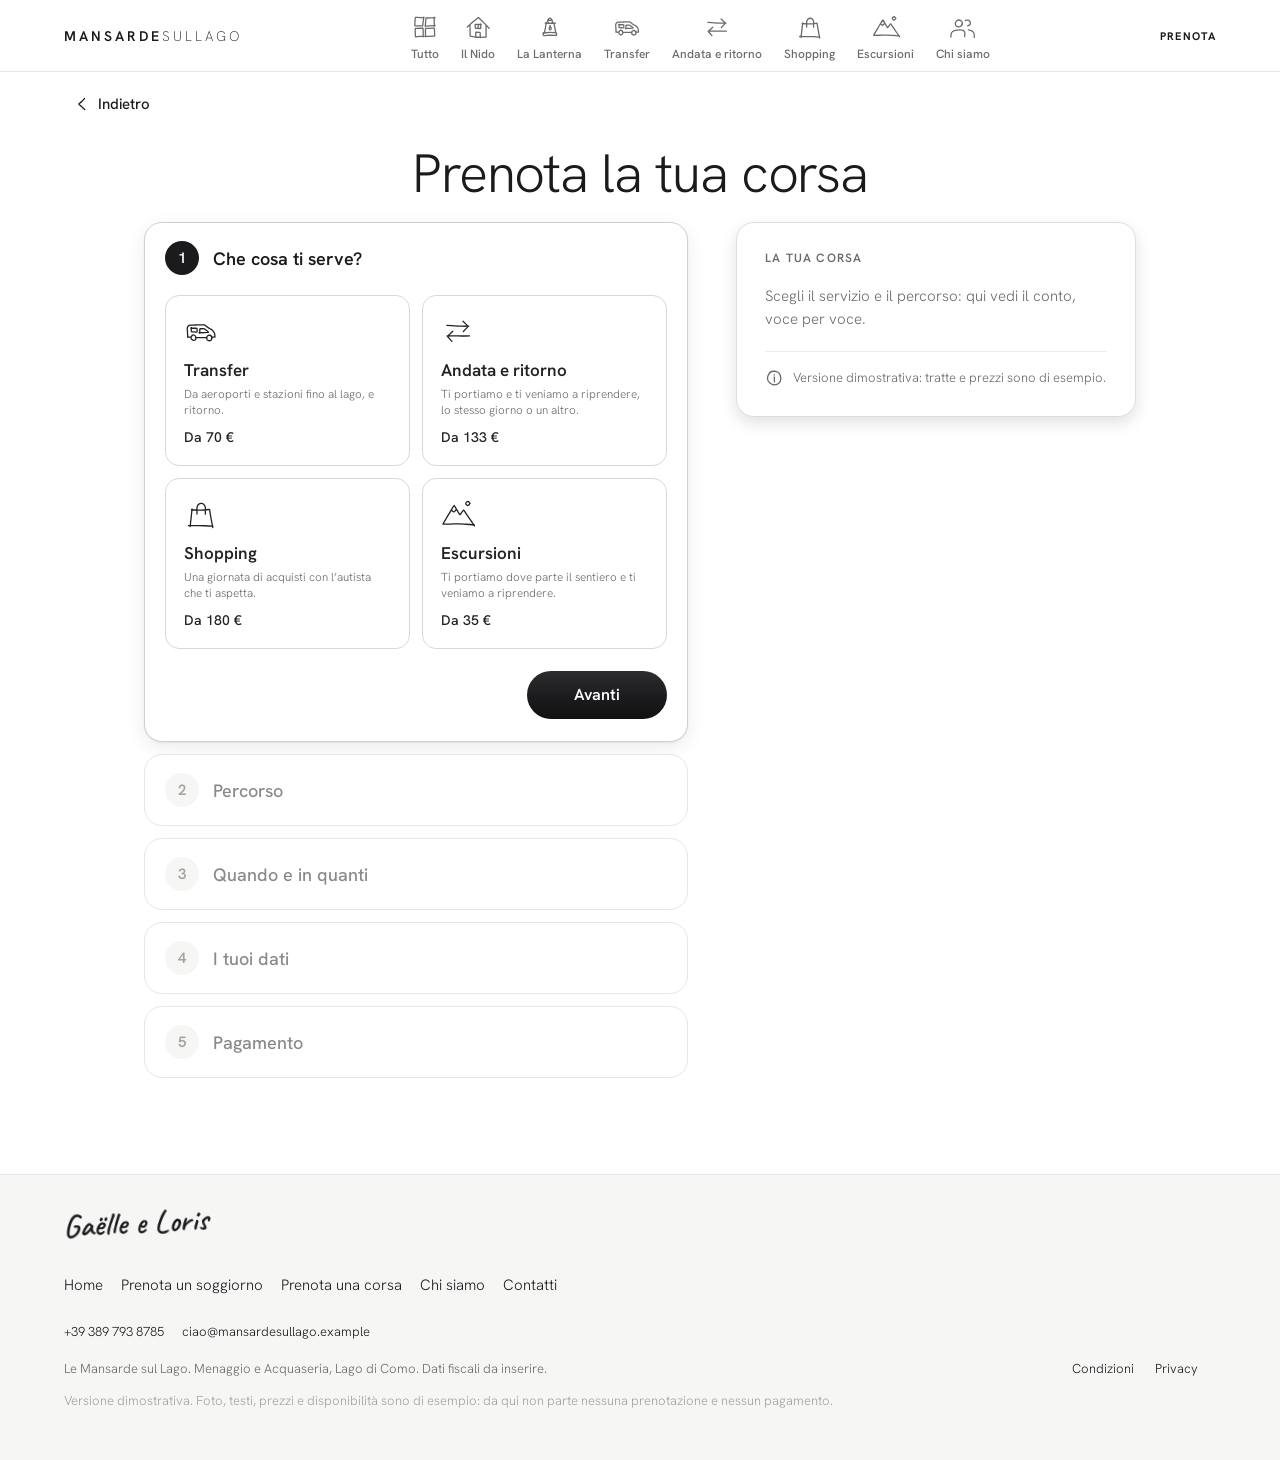
<file: corsa.html>
<!doctype html>
<html lang="it">
	<head>
		<meta charset="utf-8" />
		<meta name="viewport" content="width=device-width, initial-scale=1, viewport-fit=cover" />
		<!-- Versione dimostrativa: i motori di ricerca non devono elencarla. Da togliere quando il sito vero va online. -->
		<meta name="robots" content="noindex, nofollow" />
		<link rel="icon" href="./favicon.svg" type="image/svg+xml" />
		<!-- Carattere Hanken Grotesk (licenza OFL) caricato dal sito stesso: nessuna chiamata ad altri server -->
		<link rel="preload" href="./fonts/hanken-grotesk-latin-300-normal.woff2" as="font" type="font/woff2" crossorigin />
		<style>
			@font-face { font-family: 'Hanken Grotesk'; font-style: normal; font-weight: 200; font-display: swap; src: url('./fonts/hanken-grotesk-latin-200-normal.woff2') format('woff2'); }
			@font-face { font-family: 'Hanken Grotesk'; font-style: normal; font-weight: 300; font-display: swap; src: url('./fonts/hanken-grotesk-latin-300-normal.woff2') format('woff2'); }
			@font-face { font-family: 'Hanken Grotesk'; font-style: normal; font-weight: 400; font-display: swap; src: url('./fonts/hanken-grotesk-latin-400-normal.woff2') format('woff2'); }
			@font-face { font-family: 'Hanken Grotesk'; font-style: normal; font-weight: 500; font-display: swap; src: url('./fonts/hanken-grotesk-latin-500-normal.woff2') format('woff2'); }
			@font-face { font-family: 'Hanken Grotesk'; font-style: normal; font-weight: 600; font-display: swap; src: url('./fonts/hanken-grotesk-latin-600-normal.woff2') format('woff2'); }
			@font-face { font-family: 'Hanken Grotesk'; font-style: normal; font-weight: 700; font-display: swap; src: url('./fonts/hanken-grotesk-latin-700-normal.woff2') format('woff2'); }
			/* Caveat (licenza OFL): scrittura a mano, solo per saluti e firma. Anche questo sta nel sito. */
			@font-face { font-family: 'Caveat'; font-style: normal; font-weight: 600; font-display: swap; src: url('./fonts/caveat-latin-600-normal.woff2') format('woff2'); }
		</style>
		<!-- Le foto provvisorie arrivano da Unsplash: il collegamento si prepara subito, così compaiono prima -->
		<link rel="preconnect" href="https://images.unsplash.com" crossorigin />
		<script>
			// Foto provvisoria che non arriva (rete assente, server bloccato): al suo posto l'illustrazione che sta nel sito.
			// Vale anche per il link che apre la foto in grande.
			function fotoRiserva(img) {
				var r = img.getAttribute('data-riserva');
				if (!r) return;
				img.removeAttribute('data-riserva');
				img.removeAttribute('srcset');
				img.removeAttribute('sizes');
				img.src = r;
				var a = img.closest ? img.closest('a[data-visore-link]') : null;
				if (a) a.setAttribute('href', r);
			}
			// l'avviso «foto non arrivata» si ascolta da qui, prima che le foto comincino a caricarsi
			document.addEventListener('error', function (e) { var t = e.target; if (t && t.tagName === 'IMG') fotoRiserva(t); }, true);
			// Col tasto indietro o ricaricando: niente animazioni d'entrata (tolto subito dopo il primo disegno)
			try {
				var nav = performance.getEntriesByType('navigation')[0];
				if (nav && (nav.type === 'back_forward' || nav.type === 'reload')) {
					var h = document.documentElement;
					h.classList.add('torna');
					addEventListener('load', function () { requestAnimationFrame(function () { requestAnimationFrame(function () { h.classList.remove('torna'); }); }); });
				}
			} catch (e) {}
			// Home con #tutto (icona "Tutto" da un'altra pagina): intestazione bianca senza sfumare dallo scuro (tolto dopo il primo disegno)
			if (location.hash === '#tutto' && !document.documentElement.classList.contains('torna')) {
				var ht = document.documentElement;
				ht.classList.add('a-tutto');
				addEventListener('load', function () { requestAnimationFrame(function () { requestAnimationFrame(function () { ht.classList.remove('a-tutto'); }); }); });
			}
		</script>
		<!--8rbj6v--><meta name="description" content="Transfer, andata e ritorno, shopping ed escursioni con autista sul Lago di Como: scegli, vedi il prezzo e paga online."/><!----><title>Prenota una corsa | Le Mansarde sul Lago</title>
		<link href="./app/immutable/assets/_layout.m0WFRdXT.css" rel="stylesheet">
	</head>
	<body>
		<div style="display: contents"><!--[--><!--[0--><!--[--><header class="mm-header mm-header--chiaro" data-header=""><a class="mm-logo" href="./index.html" aria-label="Le Mansarde sul Lago, vai alla home">MANSARDE<span>SULLAGO</span></a> <a class="mm-header__link mm-header__link--stretto" href="./prenota.html">Prenota</a> <nav class="mm-sezioni " aria-label="Sezioni" data-chips=""><div class="mm-sezioni__in"><!--[--><a class="mm-sezione" href="./index.html#tutto" data-chip="tutto"><svg class="icon" width="28" height="28" viewBox="0 0 24 24" fill="none" stroke="currentColor" stroke-linecap="round" stroke-linejoin="round" aria-hidden="true" focusable="false"><path d="M10.9 3.6C10.9 3.6 10.2 9.3 10.1 10.2C10.1 10.5 10.2 10.6 10.1 10.8C10.1 10.9 9.9 11 9.8 11.1C9.6 11.2 9.5 11.1 9.2 11.1C8.3 11.1 4.5 11 3.8 11C3.6 11 3.6 11 3.5 11C3.4 10.9 3.3 10.8 3.3 10.7C3.2 10.6 3.3 10.6 3.3 10.4C3.3 9.6 3.5 5.8 3.6 4.8C3.6 4.5 3.6 4.4 3.7 4.2C3.8 4 4 3.9 4.2 3.8C4.4 3.7 4.5 3.8 4.9 3.8C5.9 3.8 11.3 4 11.3 4M12.2 11.6C12.2 11.6 12.7 5.8 12.8 4.9C12.9 4.7 12.8 4.6 12.9 4.5C12.9 4.4 13 4.3 13.1 4.2C13.2 4.2 13.3 4.3 13.5 4.3C14.3 4.3 20.7 4.2 20.7 4.2M19.8 3.6L20 11.6M20.8 10.8L12.3 11.3M10.7 19.9C10.7 19.9 5.4 20.3 4.5 20.3C4.3 20.4 4.2 20.4 4.1 20.4C3.9 20.3 3.8 20.2 3.8 20.1C3.7 20 3.8 19.9 3.8 19.6C3.7 18.8 3.6 15.2 3.6 14.3C3.6 13.9 3.5 13.8 3.6 13.6C3.6 13.4 3.8 13.3 3.9 13.2C4.1 13.1 4.2 13.2 4.5 13.2C5.3 13.1 9.1 13 9.9 13C10 13 10.1 12.9 10.2 13C10.3 13 10.4 13.1 10.4 13.2C10.4 13.2 10.4 13.3 10.4 13.5C10.4 14.3 10.5 20.4 10.5 20.4M12.4 20.4C12.4 20.4 12.4 14.6 12.4 13.8C12.4 13.6 12.3 13.5 12.4 13.4C12.4 13.3 12.5 13.2 12.6 13.2C12.8 13.1 12.9 13.2 13.1 13.2C14 13.2 18.2 13 19.1 12.9C19.4 12.9 19.6 12.8 19.7 12.9C19.9 12.9 20 13 20.1 13.2C20.2 13.3 20.1 13.4 20.1 13.7C20.1 14.5 20.3 18.3 20.3 19.1C20.3 19.3 20.4 19.4 20.3 19.5C20.3 19.6 20.2 19.7 20.1 19.8C20 19.8 19.9 19.8 19.7 19.8C18.7 19.8 11.8 20 11.8 20" vector-effect="non-scaling-stroke"></path></svg><!----><span>Tutto<!--[-1--><!--]--></span></a><a class="mm-sezione" href="./il-nido.html" data-chip="il-nido"><svg class="icon" width="28" height="28" viewBox="0 0 64 64" fill="none" stroke="currentColor" stroke-linecap="round" stroke-linejoin="round" aria-hidden="true" focusable="false"><path d="M7.4 32.1C7.4 32.1 15.9 24.1 20 20.5C23.9 17.2 30 12.4 31.6 11.2C32.1 10.9 32.2 10.7 32.5 10.6C32.7 10.5 33.1 10.5 33.4 10.6C33.7 10.7 33.7 10.9 34.1 11.2C35.5 12.5 41 17.8 44.6 21.5C48.7 25.6 57.3 34.8 57.3 34.8M13.7 26C13.7 26 13.8 35.8 13.9 40.1C13.9 43.8 14 48.5 14 50.5C14 51.3 13.8 51.7 14 52.2C14.2 52.7 14.6 53.2 15.1 53.4C15.6 53.7 16 53.5 16.9 53.6C19.5 53.9 27 55.1 32.3 55.4C37.7 55.7 46.5 55.3 48.8 55.2C49.3 55.2 49.6 55.3 49.9 55.2C50.1 55.1 50.4 54.8 50.5 54.6C50.7 54.3 50.6 54.1 50.5 53.6C50.5 51.8 50.5 46.4 50.5 42.5C50.4 38 50.4 28.3 50.4 28.3M27.1 55.5C27.1 55.5 26.9 47 26.8 45.4C26.8 44.9 26.6 44.7 26.7 44.5C26.8 44.2 27.1 44 27.3 43.9C27.6 43.8 27.8 44 28.3 44C29.4 44.1 33.1 44.3 34.5 44.3C35.1 44.3 35.5 44.1 36 44.3C36.3 44.4 36.7 44.8 36.9 45.2C37.1 45.6 36.9 46 37 46.7C37 48.5 37.2 56.4 37.2 56.4M38 25.1C38 25.1 38.1 32.1 38.2 33.6C38.2 34.1 38.3 34.4 38.2 34.7C38.1 35 37.9 35.3 37.6 35.4C37.3 35.5 37.1 35.4 36.6 35.4C35.2 35.4 30.5 35.3 28.9 35.2C28 35.2 27.6 35.3 27.1 35.1C26.6 34.8 26.1 34.4 25.9 33.8C25.4 32.6 25.7 29.6 25.7 28.4C25.7 27.7 25.5 27.4 25.7 27C25.8 26.6 26.1 26.3 26.5 26.1C26.8 26 27.1 26.2 27.7 26.2C29.6 26.2 39.5 26.3 39.5 26.3M32.3 25.8L32.3 35.9" vector-effect="non-scaling-stroke"></path></svg><!----><span>Il Nido<!--[-1--><!--]--></span></a><a class="mm-sezione" href="./la-lanterna.html" data-chip="la-lanterna"><svg class="icon" width="28" height="28" viewBox="0 0 64 64" fill="none" stroke="currentColor" stroke-linecap="round" stroke-linejoin="round" aria-hidden="true" focusable="false"><path d="M40.7 22C40.7 22 42.3 30.1 43.1 33.8C43.7 37.1 44.5 41.5 44.8 43.1C44.9 43.6 45.1 43.9 45 44.2C44.9 44.5 44.7 44.8 44.4 44.9C44.1 45 43.8 44.8 43.2 44.7C41.3 44.6 35.4 44.2 31.7 44.3C28.3 44.5 23.7 45.2 21.8 45.5C21 45.6 20.5 45.9 20.1 45.7C19.7 45.6 19.3 45.1 19.2 44.7C19.1 44.2 19.4 43.7 19.6 42.9C20 41.1 20.9 37.4 21.5 34.2C22.2 30.3 23.4 21.2 23.4 21.2M22.1 23.1L42.1 23.5M21 23L44.6 23.2M27.4 22.5C27.4 22.5 27.2 19.4 27.2 18.4C27.1 17.9 27 17.6 27.1 17.3C27.2 17 27.5 16.7 27.8 16.5C28.1 16.4 28.4 16.6 28.9 16.6C30.1 16.6 33.4 16.7 34.7 16.7C35.3 16.7 35.7 16.6 36.2 16.7C36.6 16.9 36.9 17.2 37.2 17.7C37.6 18.7 37.3 22.7 37.3 22.7M26.5 17.7C26.5 17.7 27.7 14.7 28.6 13.7C29.4 12.8 30.6 11.8 31.6 11.8C32.6 11.8 33.9 12.9 34.8 13.8C35.8 14.8 37.1 17.5 37.1 17.5M15.9 46.1C15.9 46.1 26.5 44.5 31.4 44.4C35.9 44.3 42.1 45 44.3 45.2C45.1 45.3 45.5 45.2 45.9 45.4C46.3 45.6 46.7 46 46.9 46.5C47.2 47.3 46.9 48.9 46.9 49.7C46.9 50.2 47 50.6 46.9 50.9C46.8 51.1 46.4 51.4 46.1 51.5C45.8 51.6 45.5 51.4 44.9 51.3C42.8 51.1 35.5 50.4 31.1 50.4C27.1 50.5 21.8 51.2 19.6 51.5C18.7 51.6 18.3 51.9 17.8 51.7C17.3 51.5 16.9 51.2 16.7 50.6C16.2 49.5 16.9 44.9 16.9 44.9M33.1 30.3C33.1 30.3 30.2 33.4 30.2 34.9C30.2 36.2 31.5 38.6 32.3 38.6C33.1 38.6 34.8 36.3 34.9 34.9C34.9 33.2 31.2 28.9 31.2 28.9" vector-effect="non-scaling-stroke"></path></svg><!----><span>La Lanterna<!--[-1--><!--]--></span></a><a class="mm-sezione" href="./transfer.html" data-chip="transfer"><svg class="icon" width="28" height="28" viewBox="0 0 64 64" fill="none" stroke="currentColor" stroke-linecap="round" stroke-linejoin="round" aria-hidden="true" focusable="false"><path d="M7.1 44C7.1 44 6.8 39.4 6.7 37.2C6.6 35.3 6.5 33.5 6.4 31.6C6.4 29.7 5.8 27.6 6.3 25.9C6.8 24.2 8 22.2 9.4 21.4C10.9 20.5 13.3 21 15.2 20.9C17.2 20.7 19.2 20.8 21.1 20.7C23.1 20.6 25.1 20.6 27.1 20.5C29 20.5 31.1 20.4 32.8 20.4C34.3 20.4 35.9 20.4 36.7 20.3C37.2 20.3 37.4 20.3 37.7 20.3C38.1 20.4 38.5 20.5 38.8 20.6C39.1 20.8 39.2 21 39.6 21.2C40.3 21.8 41.7 22.9 43 23.8C44.5 24.9 46.2 26.2 47.9 27.3C49.6 28.4 51.9 29 53.4 30.4C55 31.8 56.4 33.7 57.2 35.8C58 37.8 58.3 42.7 58.3 42.7M6.6 43.5L12.5 43.5M21.6 43.9L43.3 44.5M52.3 43.5L58.3 43.4M16.3 40.1C16.3 40.1 13.1 42.9 13.1 44.4C13.1 46 15.1 48.7 16.6 49.3C18 49.8 21 49 21.8 47.8C22.7 46.6 22.6 43.3 21.7 41.9C20.8 40.5 17.7 39.2 16.2 39.6C14.7 40 12.7 44.4 12.7 44.4M51.8 47.7C51.8 47.7 52.5 43.1 51.5 41.9C50.5 40.6 47.3 39.8 45.8 40.4C44.3 41 42.5 43.9 42.6 45.5C42.7 47.1 44.7 49.7 46.3 50.1C47.9 50.5 51.2 49.3 52.2 47.9C53.1 46.5 51.9 41.6 51.9 41.6M12.6 26.6C12.6 26.6 20.7 26.8 22.5 26.8C23.1 26.8 23.4 26.7 23.8 26.9C24.1 27 24.5 27.4 24.6 27.8C24.8 28.1 24.6 28.6 24.6 29.1C24.6 30.1 24.9 32.4 24.5 33.2C24.3 33.6 23.9 33.9 23.6 34.1C23.1 34.2 22.7 34 22.1 34C20.7 33.9 17.2 33.6 15.9 33.5C15.3 33.5 14.9 33.6 14.5 33.4C14.2 33.3 13.9 32.9 13.7 32.6C13.6 32.2 13.7 31.9 13.7 31.3C13.7 30 13.8 25.4 13.8 25.4M29.7 36.2C29.7 36.2 29.7 30.9 29.7 29.6C29.7 29.1 29.5 28.8 29.6 28.5C29.7 28.2 30 27.9 30.3 27.8C30.5 27.7 30.8 27.8 31.3 27.8C32.3 27.8 35.3 27.7 36.3 27.7C36.8 27.7 37 27.6 37.3 27.6C37.7 27.7 38.1 27.8 38.4 28C38.7 28.2 38.8 28.4 39.2 28.7C40.3 29.5 43.8 32.3 45 33.1C45.4 33.4 45.8 33.5 45.9 33.8C46 33.9 46 34.2 45.9 34.3C45.7 34.5 45.3 34.4 44.7 34.5C42.4 34.7 28.3 35.3 28.3 35.3" vector-effect="non-scaling-stroke"></path></svg><!----><span>Transfer<!--[-1--><!--]--></span></a><a class="mm-sezione" href="./andata-ritorno.html" data-chip="andata-ritorno"><svg class="icon" width="28" height="28" viewBox="0 0 64 64" fill="none" stroke="currentColor" stroke-linecap="round" stroke-linejoin="round" aria-hidden="true" focusable="false"><path d="M11 21.3C11 21.3 20.9 22.1 25.7 22.4C30.2 22.7 34.5 22.9 38.9 23C43.3 23.1 52.3 23 52.3 23M41.5 13.7C41.5 13.7 49.1 21.1 50.3 22.3C50.7 22.6 50.9 22.6 51 22.9C51.1 23.1 51.1 23.4 51 23.6C50.9 23.9 50.7 23.9 50.4 24.3C49.3 25.5 42.1 33 42.1 33M53.5 41.3C53.5 41.3 43.7 41.4 39 41.4C34.4 41.4 30 41.3 25.4 41.3C20.8 41.3 11.6 41.4 11.6 41.4M22.2 32.5C22.2 32.5 14.5 39.9 13.3 41.2C12.9 41.6 12.7 41.6 12.6 41.9C12.5 42.1 12.5 42.5 12.6 42.7C12.6 43 12.8 43 13.1 43.4C14.2 44.6 20.5 51.6 20.5 51.6" vector-effect="non-scaling-stroke"></path></svg><!----><span>Andata<!--[0--><span class="mm-sezione__resto"> e ritorno</span><!--]--></span></a><a class="mm-sezione" href="./shopping.html" data-chip="shopping"><svg class="icon" width="28" height="28" viewBox="0 0 64 64" fill="none" stroke="currentColor" stroke-linecap="round" stroke-linejoin="round" aria-hidden="true" focusable="false"><path d="M11.5 55.6C11.5 55.6 12.8 44.7 13.4 39.2C14 33.6 15.2 22.5 15.2 22.5M14 24C14 24 26 24.8 31.6 24.7C36.7 24.6 44.2 23.8 46.3 23.5C46.9 23.5 47.1 23.3 47.4 23.3C47.8 23.4 48.1 23.7 48.3 24C48.4 24.3 48.3 24.6 48.4 25.2C48.7 27.3 49.9 34.6 50.8 39.6C51.8 45.3 54.1 57.4 54.1 57.4M54.5 55C54.5 55 44.6 54.3 39.8 54.1C35.1 53.9 30.8 53.9 25.9 53.9C20.3 53.8 8.2 53.7 8.2 53.7M24.5 32C24.5 32 24.4 27.5 24.4 25.4C24.5 23.4 24.1 21.4 24.5 19.5C25 17.6 25.8 15.5 27.1 14.2C28.4 13 30.7 12 32.5 12C34.2 12 36.5 13.1 37.7 14.4C39.1 15.7 39.8 17.9 40.2 19.7C40.6 21.6 40.2 23.6 40.2 25.6C40.2 27.8 40.3 32.4 40.3 32.4" vector-effect="non-scaling-stroke"></path></svg><!----><span>Shopping<!--[-1--><!--]--></span></a><a class="mm-sezione" href="./escursioni.html" data-chip="escursioni"><svg class="icon" width="28" height="28" viewBox="0 0 64 64" fill="none" stroke="currentColor" stroke-linecap="round" stroke-linejoin="round" aria-hidden="true" focusable="false"><path d="M63.3 52.7C63.3 52.7 52.7 51.7 47.5 51.3C42.6 51 37.7 50.6 32.8 50.6C28 50.5 23.1 50.8 18.4 50.9C13.8 50.9 6.8 51 5 51.1C4.5 51.1 4.3 51.2 4.1 51.1C3.9 51.1 3.8 50.9 3.8 50.7C3.8 50.5 4 50.3 4.2 49.9C5.1 48.4 8.4 42.8 10.6 39.1C12.9 35.3 15.4 31.2 17.6 27.4C19.8 23.8 22.9 18.6 23.9 17C24.2 16.6 24.2 16.2 24.5 16.1C24.7 16 25 16 25.1 16.1C25.4 16.2 25.4 16.5 25.6 17C26.8 19 33.5 30.4 34.7 32.4C35 32.8 35 33.1 35.3 33.2C35.5 33.3 35.8 33.3 36 33.2C36.2 33.1 36.3 32.8 36.6 32.5C37.4 31.3 40.7 26.9 41.6 25.8C41.9 25.3 41.9 25 42.2 24.9C42.4 24.8 42.8 24.8 43 24.9C43.3 25.1 43.3 25.4 43.6 25.8C44.8 27.6 49.1 34 52.1 38.4C55.5 43.4 62.9 54.3 62.9 54.3M19.3 24.4C19.3 24.4 22 26.6 22.8 27.2C23.2 27.5 23.4 27.8 23.7 27.9C24.1 28 24.5 28 24.8 27.9C25.1 27.7 25.2 27.4 25.6 27C26.3 26.2 28.9 23.5 28.9 23.5M54.7 12.1C54.7 12.1 51.9 8.2 50.5 8.2C49.1 8.2 46.5 10.9 46.5 12.2C46.5 13.5 49.1 16.2 50.4 16.2C51.7 16.2 54.3 13.4 54.3 12.1C54.2 10.9 50.5 8.6 50.5 8.6" vector-effect="non-scaling-stroke"></path></svg><!----><span>Escursioni<!--[-1--><!--]--></span></a><a class="mm-sezione" href="./chi-siamo.html" data-chip="chi-siamo"><svg class="icon" width="28" height="28" viewBox="0 0 64 64" fill="none" stroke="currentColor" stroke-linecap="round" stroke-linejoin="round" aria-hidden="true" focusable="false"><path d="M28.7 29.2C28.7 29.2 30.8 25.3 30.7 23.4C30.6 21.6 29.4 19.3 27.9 18C26.5 16.8 23.9 15.9 22 16C20.2 16.1 17.8 17.3 16.6 18.7C15.3 20.1 14.3 22.6 14.4 24.4C14.4 26.2 15.5 28.5 16.8 29.7C18.2 30.9 20.7 31.7 22.5 31.5C24.5 31.4 26.9 30.1 28.1 28.7C29.3 27.4 30 23.5 30 23.5M4.4 55C4.4 55 4.2 50.3 4.8 48.3C5.3 46.4 6.1 44.4 7.4 43.1C8.7 41.7 10.9 40.9 12.8 40.2C14.7 39.5 16.8 39.2 18.8 38.9C20.7 38.6 22.7 38.4 24.7 38.4C26.6 38.4 28.5 38.3 30.2 38.9C31.9 39.4 33.7 40.2 34.7 41.5C35.7 42.9 36 45 36.2 46.9C36.4 49.1 35.7 53.9 35.7 53.9M37.4 17.1C37.4 17.1 42.1 15.7 43.9 16.3C45.6 16.9 47.5 18.7 48.2 20.4C48.9 22 49 24.5 48.2 26C47.3 27.6 42.8 29.5 42.8 29.5M44.4 38.5C44.4 38.5 48.8 39.3 50.7 40.2C52.5 41.1 54.4 42.1 55.5 43.6C56.7 45 57.3 47 57.6 49C58 51 57.6 55.6 57.6 55.6" vector-effect="non-scaling-stroke"></path></svg><!----><span>Chi siamo<!--[-1--><!--]--></span></a><!--]--></div></nav><!----> <a class="mm-header__link mm-header__link--largo" href="./prenota.html">Prenota</a></header><!----> <main id="contenuto"><!--[--><section class="v3-cerca v3-cerca--prev"><div class="v3-cerca__torna"><a class="v3-indietro" href="./index.html" data-indietro="" aria-label="Torna indietro"><svg class="icon" width="20" height="20" viewBox="0 0 24 24" fill="none" stroke="currentColor" stroke-linecap="round" stroke-linejoin="round" aria-hidden="true" focusable="false"><path d="M15.1 5.3C15.1 5.3 12.8 8 11.6 9.1C10.7 10 9.5 11 8.9 11.4C8.7 11.6 8.5 11.7 8.4 11.8C8.4 12 8.4 12.2 8.4 12.4C8.5 12.5 8.7 12.6 8.9 12.8C9.4 13.2 10.5 14.2 11.4 15.1C12.6 16.1 15.3 18.6 15.3 18.6" vector-effect="non-scaling-stroke"></path></svg><!----> <!--[0--><span>Indietro</span><!--]--></a><!----></div> <div class="v3-cerca__in"><h1 class="v3-cerca__titolo">Prenota la tua corsa</h1></div></section> <!--[0--><div class="v3-contenuto v3-form pn" data-corsa=""><div class="pn__passi" data-passi=""><section class="pn-passo is-aperto" data-passo="servizio"><button type="button" class="pn-passo__testa" data-passo-apri="" aria-expanded="true"><span class="pn-passo__num" aria-hidden="true"><span data-passo-n=""></span><svg class="icon" width="16" height="16" viewBox="0 0 24 24" fill="none" stroke="currentColor" stroke-linecap="round" stroke-linejoin="round" aria-hidden="true" focusable="false"><path d="M4.6 12.3L9.6 17.3M9.2 17.5C9.2 17.5 12.4 14 14.1 12.2C15.8 10.5 19.4 7.1 19.4 7.1" vector-effect="non-scaling-stroke"></path></svg><!----></span> <span class="pn-passo__testi"><span class="pn-passo__titolo">Che cosa ti serve?</span> <span class="pn-passo__sintesi" data-passo-sintesi=""></span></span> <span class="pn-passo__modifica">Modifica</span></button> <div class="pn-passo__corpo" data-passo-corpo=""><fieldset class="campo"><legend class="sr-only">Servizio</legend> <div class="pn-servizi"><!--[--><label class="pn-servizio"><input type="radio" name="servizio" value="transfer"/> <span class="pn-servizio__box"><svg class="icon" width="34" height="34" viewBox="0 0 64 64" fill="none" stroke="currentColor" stroke-linecap="round" stroke-linejoin="round" aria-hidden="true" focusable="false"><path d="M7.1 44C7.1 44 6.8 39.4 6.7 37.2C6.6 35.3 6.5 33.5 6.4 31.6C6.4 29.7 5.8 27.6 6.3 25.9C6.8 24.2 8 22.2 9.4 21.4C10.9 20.5 13.3 21 15.2 20.9C17.2 20.7 19.2 20.8 21.1 20.7C23.1 20.6 25.1 20.6 27.1 20.5C29 20.5 31.1 20.4 32.8 20.4C34.3 20.4 35.9 20.4 36.7 20.3C37.2 20.3 37.4 20.3 37.7 20.3C38.1 20.4 38.5 20.5 38.8 20.6C39.1 20.8 39.2 21 39.6 21.2C40.3 21.8 41.7 22.9 43 23.8C44.5 24.9 46.2 26.2 47.9 27.3C49.6 28.4 51.9 29 53.4 30.4C55 31.8 56.4 33.7 57.2 35.8C58 37.8 58.3 42.7 58.3 42.7M6.6 43.5L12.5 43.5M21.6 43.9L43.3 44.5M52.3 43.5L58.3 43.4M16.3 40.1C16.3 40.1 13.1 42.9 13.1 44.4C13.1 46 15.1 48.7 16.6 49.3C18 49.8 21 49 21.8 47.8C22.7 46.6 22.6 43.3 21.7 41.9C20.8 40.5 17.7 39.2 16.2 39.6C14.7 40 12.7 44.4 12.7 44.4M51.8 47.7C51.8 47.7 52.5 43.1 51.5 41.9C50.5 40.6 47.3 39.8 45.8 40.4C44.3 41 42.5 43.9 42.6 45.5C42.7 47.1 44.7 49.7 46.3 50.1C47.9 50.5 51.2 49.3 52.2 47.9C53.1 46.5 51.9 41.6 51.9 41.6M12.6 26.6C12.6 26.6 20.7 26.8 22.5 26.8C23.1 26.8 23.4 26.7 23.8 26.9C24.1 27 24.5 27.4 24.6 27.8C24.8 28.1 24.6 28.6 24.6 29.1C24.6 30.1 24.9 32.4 24.5 33.2C24.3 33.6 23.9 33.9 23.6 34.1C23.1 34.2 22.7 34 22.1 34C20.7 33.9 17.2 33.6 15.9 33.5C15.3 33.5 14.9 33.6 14.5 33.4C14.2 33.3 13.9 32.9 13.7 32.6C13.6 32.2 13.7 31.9 13.7 31.3C13.7 30 13.8 25.4 13.8 25.4M29.7 36.2C29.7 36.2 29.7 30.9 29.7 29.6C29.7 29.1 29.5 28.8 29.6 28.5C29.7 28.2 30 27.9 30.3 27.8C30.5 27.7 30.8 27.8 31.3 27.8C32.3 27.8 35.3 27.7 36.3 27.7C36.8 27.7 37 27.6 37.3 27.6C37.7 27.7 38.1 27.8 38.4 28C38.7 28.2 38.8 28.4 39.2 28.7C40.3 29.5 43.8 32.3 45 33.1C45.4 33.4 45.8 33.5 45.9 33.8C46 33.9 46 34.2 45.9 34.3C45.7 34.5 45.3 34.4 44.7 34.5C42.4 34.7 28.3 35.3 28.3 35.3" vector-effect="non-scaling-stroke"></path></svg><!----> <strong>Transfer</strong> <small>Da aeroporti e stazioni fino al lago, e ritorno.</small> <span class="pn-servizio__da">Da 70 €</span></span></label><label class="pn-servizio"><input type="radio" name="servizio" value="andata-ritorno"/> <span class="pn-servizio__box"><svg class="icon" width="34" height="34" viewBox="0 0 64 64" fill="none" stroke="currentColor" stroke-linecap="round" stroke-linejoin="round" aria-hidden="true" focusable="false"><path d="M11 21.3C11 21.3 20.9 22.1 25.7 22.4C30.2 22.7 34.5 22.9 38.9 23C43.3 23.1 52.3 23 52.3 23M41.5 13.7C41.5 13.7 49.1 21.1 50.3 22.3C50.7 22.6 50.9 22.6 51 22.9C51.1 23.1 51.1 23.4 51 23.6C50.9 23.9 50.7 23.9 50.4 24.3C49.3 25.5 42.1 33 42.1 33M53.5 41.3C53.5 41.3 43.7 41.4 39 41.4C34.4 41.4 30 41.3 25.4 41.3C20.8 41.3 11.6 41.4 11.6 41.4M22.2 32.5C22.2 32.5 14.5 39.9 13.3 41.2C12.9 41.6 12.7 41.6 12.6 41.9C12.5 42.1 12.5 42.5 12.6 42.7C12.6 43 12.8 43 13.1 43.4C14.2 44.6 20.5 51.6 20.5 51.6" vector-effect="non-scaling-stroke"></path></svg><!----> <strong>Andata e ritorno</strong> <small>Ti portiamo e ti veniamo a riprendere, lo stesso giorno o un altro.</small> <span class="pn-servizio__da">Da 133 €</span></span></label><label class="pn-servizio"><input type="radio" name="servizio" value="shopping"/> <span class="pn-servizio__box"><svg class="icon" width="34" height="34" viewBox="0 0 64 64" fill="none" stroke="currentColor" stroke-linecap="round" stroke-linejoin="round" aria-hidden="true" focusable="false"><path d="M11.5 55.6C11.5 55.6 12.8 44.7 13.4 39.2C14 33.6 15.2 22.5 15.2 22.5M14 24C14 24 26 24.8 31.6 24.7C36.7 24.6 44.2 23.8 46.3 23.5C46.9 23.5 47.1 23.3 47.4 23.3C47.8 23.4 48.1 23.7 48.3 24C48.4 24.3 48.3 24.6 48.4 25.2C48.7 27.3 49.9 34.6 50.8 39.6C51.8 45.3 54.1 57.4 54.1 57.4M54.5 55C54.5 55 44.6 54.3 39.8 54.1C35.1 53.9 30.8 53.9 25.9 53.9C20.3 53.8 8.2 53.7 8.2 53.7M24.5 32C24.5 32 24.4 27.5 24.4 25.4C24.5 23.4 24.1 21.4 24.5 19.5C25 17.6 25.8 15.5 27.1 14.2C28.4 13 30.7 12 32.5 12C34.2 12 36.5 13.1 37.7 14.4C39.1 15.7 39.8 17.9 40.2 19.7C40.6 21.6 40.2 23.6 40.2 25.6C40.2 27.8 40.3 32.4 40.3 32.4" vector-effect="non-scaling-stroke"></path></svg><!----> <strong>Shopping</strong> <small>Una giornata di acquisti con l’autista che ti aspetta.</small> <span class="pn-servizio__da">Da 180 €</span></span></label><label class="pn-servizio"><input type="radio" name="servizio" value="escursioni"/> <span class="pn-servizio__box"><svg class="icon" width="34" height="34" viewBox="0 0 64 64" fill="none" stroke="currentColor" stroke-linecap="round" stroke-linejoin="round" aria-hidden="true" focusable="false"><path d="M63.3 52.7C63.3 52.7 52.7 51.7 47.5 51.3C42.6 51 37.7 50.6 32.8 50.6C28 50.5 23.1 50.8 18.4 50.9C13.8 50.9 6.8 51 5 51.1C4.5 51.1 4.3 51.2 4.1 51.1C3.9 51.1 3.8 50.9 3.8 50.7C3.8 50.5 4 50.3 4.2 49.9C5.1 48.4 8.4 42.8 10.6 39.1C12.9 35.3 15.4 31.2 17.6 27.4C19.8 23.8 22.9 18.6 23.9 17C24.2 16.6 24.2 16.2 24.5 16.1C24.7 16 25 16 25.1 16.1C25.4 16.2 25.4 16.5 25.6 17C26.8 19 33.5 30.4 34.7 32.4C35 32.8 35 33.1 35.3 33.2C35.5 33.3 35.8 33.3 36 33.2C36.2 33.1 36.3 32.8 36.6 32.5C37.4 31.3 40.7 26.9 41.6 25.8C41.9 25.3 41.9 25 42.2 24.9C42.4 24.8 42.8 24.8 43 24.9C43.3 25.1 43.3 25.4 43.6 25.8C44.8 27.6 49.1 34 52.1 38.4C55.5 43.4 62.9 54.3 62.9 54.3M19.3 24.4C19.3 24.4 22 26.6 22.8 27.2C23.2 27.5 23.4 27.8 23.7 27.9C24.1 28 24.5 28 24.8 27.9C25.1 27.7 25.2 27.4 25.6 27C26.3 26.2 28.9 23.5 28.9 23.5M54.7 12.1C54.7 12.1 51.9 8.2 50.5 8.2C49.1 8.2 46.5 10.9 46.5 12.2C46.5 13.5 49.1 16.2 50.4 16.2C51.7 16.2 54.3 13.4 54.3 12.1C54.2 10.9 50.5 8.6 50.5 8.6" vector-effect="non-scaling-stroke"></path></svg><!----> <strong>Escursioni</strong> <small>Ti portiamo dove parte il sentiero e ti veniamo a riprendere.</small> <span class="pn-servizio__da">Da 35 €</span></span></label><!--]--></div></fieldset><!----> <p class="pn-errore" data-passo-errore="" role="alert" hidden=""></p> <div class="pn-passo__avanti"><button type="button" class="v3-btn" data-passo-avanti="">Avanti</button></div></div></section><!----> <section class="pn-passo" data-passo="percorso"><button type="button" class="pn-passo__testa" data-passo-apri="" aria-expanded="false"><span class="pn-passo__num" aria-hidden="true"><span data-passo-n=""></span><svg class="icon" width="16" height="16" viewBox="0 0 24 24" fill="none" stroke="currentColor" stroke-linecap="round" stroke-linejoin="round" aria-hidden="true" focusable="false"><path d="M4.6 12.3L9.6 17.3M9.2 17.5C9.2 17.5 12.4 14 14.1 12.2C15.8 10.5 19.4 7.1 19.4 7.1" vector-effect="non-scaling-stroke"></path></svg><!----></span> <span class="pn-passo__testi"><span class="pn-passo__titolo">Percorso</span> <span class="pn-passo__sintesi" data-passo-sintesi=""></span></span> <span class="pn-passo__modifica">Modifica</span></button> <div class="pn-passo__corpo" data-passo-corpo="" hidden=""><div class="pn-gruppo" data-per="transfer andata-ritorno" hidden=""><fieldset class="campo" data-per="transfer"><legend>In che direzione?</legend> <div class="scelte"><label class="scelta"><input type="radio" name="verso" value="al-lago" checked=""/><span>Verso il lago</span></label> <label class="scelta"><input type="radio" name="verso" value="dal-lago"/><span>Dal lago</span></label></div></fieldset> <div class="campo"><label for="cr-luogo" data-luogo-etichetta="">Da dove parti?</label> <select class="input" id="cr-luogo" name="luogo"><!--[--><option value="malpensa">Aeroporto di Milano Malpensa · 190 €</option><option value="linate">Aeroporto di Milano Linate · 200 €</option><option value="bergamo">Aeroporto di Bergamo Orio al Serio · 220 €</option><option value="milano">Milano, stazione Centrale e centro · 200 €</option><option value="como">Como, stazione San Giovanni e centro · 90 €</option><option value="lugano">Lugano, stazione e centro · 80 €</option><option value="colico">Colico, stazione · 70 €</option><!--]--></select></div> <div class="campo"><label for="cr-lago">Dove sul lago?</label> <p class="campo__aiuto">Paese e indirizzo, oppure il nome dell’albergo. Zona di Menaggio e Acquaseria.</p> <input class="input" id="cr-lago" name="lago" autocomplete="off" placeholder="Es. Menaggio, lungolago"/></div></div> <div class="pn-gruppo" data-per="shopping" hidden=""><div class="campo"><label for="cr-negozi">Dove vuoi andare?</label> <select class="input" id="cr-negozi" name="negozi"><!--[--><option value="como">Como, il centro e la seta · 190 €</option><option value="lugano">Lugano, via Nassa · 180 €</option><option value="foxtown">FoxTown, outlet di Mendrisio · 220 €</option><option value="milano">Milano, il Quadrilatero della moda · 390 €</option><!--]--></select></div> <div class="campo"><label class="campo__label" for="cr-ore">Quante ore sul posto?</label> <p class="campo__aiuto" data-ore-aiuto="">Oltre le ore comprese, 40 € l’ora.</p> <div class="numero" data-stepper=""><button type="button" data-step="-1" aria-label="Diminuisci"><svg class="icon" width="18" height="18" viewBox="0 0 24 24" fill="none" stroke="currentColor" stroke-linecap="round" stroke-linejoin="round" aria-hidden="true" focusable="false"><path d="M4.8 12.4C4.8 12.4 9.7 12.3 12.2 12.3C14.7 12.2 19.8 12 19.8 12" vector-effect="non-scaling-stroke"></path></svg><!----></button> <input id="cr-ore" name="ore" type="number" inputmode="numeric" value="4" min="4" max="10" step="1"/> <button type="button" data-step="1" aria-label="Aumenta"><svg class="icon" width="18" height="18" viewBox="0 0 24 24" fill="none" stroke="currentColor" stroke-linecap="round" stroke-linejoin="round" aria-hidden="true" focusable="false"><path d="M12 4.9C12 4.9 12.3 9.6 12.3 12C12.3 14.4 11.7 19.1 11.7 19.1M4.8 11.9C4.8 11.9 9.8 11.8 12.3 11.9C14.7 11.9 19.3 12 19.3 12" vector-effect="non-scaling-stroke"></path></svg><!----></button> <span class="numero__unita">ore</span></div></div> <div class="campo"><label for="cr-partenza-s">Dove ti veniamo a prendere?</label> <input class="input" id="cr-partenza-s" name="partenzaShopping" autocomplete="off" placeholder="Es. Menaggio, lungolago"/></div></div> <div class="pn-gruppo" data-per="escursioni" hidden=""><div class="campo"><label for="cr-sentieri">Da dove parte l’escursione?</label> <select class="input" id="cr-sentieri" name="sentieri"><!--[--><option value="breglia">Breglia, per il Rifugio Menaggio · 50 €</option><option value="sanagra">Grandola, per la Val Sanagra · 40 €</option><option value="greenway">Colonno, per la Greenway del Lago · 60 €</option><option value="griante">Griante, per San Martino · 35 €</option><!--]--></select></div> <div class="campo"><label for="cr-partenza-e">Dove ti veniamo a prendere?</label> <input class="input" id="cr-partenza-e" name="partenzaEscursione" autocomplete="off" placeholder="Es. Acquaseria, la mansarda"/></div> <div class="campo"><label for="cr-ripresa">Dove ti riprendiamo? <span class="facolt">(se diverso dalla partenza del sentiero)</span></label> <input class="input" id="cr-ripresa" name="ripresa" autocomplete="off"/></div></div><!----> <p class="pn-errore" data-passo-errore="" role="alert" hidden=""></p> <div class="pn-passo__avanti"><button type="button" class="v3-btn" data-passo-avanti="">Avanti</button></div></div></section><!----> <section class="pn-passo" data-passo="quando"><button type="button" class="pn-passo__testa" data-passo-apri="" aria-expanded="false"><span class="pn-passo__num" aria-hidden="true"><span data-passo-n=""></span><svg class="icon" width="16" height="16" viewBox="0 0 24 24" fill="none" stroke="currentColor" stroke-linecap="round" stroke-linejoin="round" aria-hidden="true" focusable="false"><path d="M4.6 12.3L9.6 17.3M9.2 17.5C9.2 17.5 12.4 14 14.1 12.2C15.8 10.5 19.4 7.1 19.4 7.1" vector-effect="non-scaling-stroke"></path></svg><!----></span> <span class="pn-passo__testi"><span class="pn-passo__titolo">Quando e in quanti</span> <span class="pn-passo__sintesi" data-passo-sintesi=""></span></span> <span class="pn-passo__modifica">Modifica</span></button> <div class="pn-passo__corpo" data-passo-corpo="" hidden=""><div class="campo"><span class="campo__label" id="cr-quando">Che giorno?</span> <div class="v3-lato__date pn-date" role="group" aria-labelledby="cr-quando"><button type="button" class="v3-lato__data" data-giorno-apri="giorno"><span class="v3-lato__etichetta" data-giorno-etichetta="giorno">Giorno</span> <span class="v3-lato__valore" data-giorno-testo="giorno">Aggiungi data</span></button> <button type="button" class="v3-lato__data" data-giorno-apri="ritorno" data-solo-ar="" hidden=""><span class="v3-lato__etichetta">Ritorno</span> <span class="v3-lato__valore" data-giorno-testo="ritorno">Aggiungi data</span></button></div></div> <div class="richiesta__griglia"><div class="campo"><label for="cr-ora" data-ora-etichetta="">A che ora?</label> <input class="input" id="cr-ora" name="ora" type="time"/></div> <div class="campo" data-solo-ritorno="" hidden=""><label for="cr-ora-ritorno" data-ora-ritorno-etichetta="">A che ora il ritorno?</label> <input class="input" id="cr-ora-ritorno" name="oraRitorno" type="time"/></div></div> <div class="campo"><label class="campo__label" for="cr-pass">Quanti passeggeri?</label> <p class="campo__aiuto">Fino a 8. Il prezzo è per tutta la vettura.</p> <div class="numero" data-stepper=""><button type="button" data-step="-1" aria-label="Diminuisci"><svg class="icon" width="18" height="18" viewBox="0 0 24 24" fill="none" stroke="currentColor" stroke-linecap="round" stroke-linejoin="round" aria-hidden="true" focusable="false"><path d="M4.8 12.4C4.8 12.4 9.7 12.3 12.2 12.3C14.7 12.2 19.8 12 19.8 12" vector-effect="non-scaling-stroke"></path></svg><!----></button> <input id="cr-pass" name="passeggeri" type="number" inputmode="numeric" value="2" min="1" max="8" step="1"/> <button type="button" data-step="1" aria-label="Aumenta"><svg class="icon" width="18" height="18" viewBox="0 0 24 24" fill="none" stroke="currentColor" stroke-linecap="round" stroke-linejoin="round" aria-hidden="true" focusable="false"><path d="M12 4.9C12 4.9 12.3 9.6 12.3 12C12.3 14.4 11.7 19.1 11.7 19.1M4.8 11.9C4.8 11.9 9.8 11.8 12.3 11.9C14.7 11.9 19.3 12 19.3 12" vector-effect="non-scaling-stroke"></path></svg><!----></button></div></div> <div class="campo" data-per="transfer andata-ritorno" hidden=""><label for="cr-volo">Volo o treno <span class="facolt">(facoltativo)</span></label> <input class="input" id="cr-volo" name="volo" autocomplete="off" placeholder="Es. il numero del volo"/></div><!----> <p class="pn-errore" data-passo-errore="" role="alert" hidden=""></p> <div class="pn-passo__avanti"><button type="button" class="v3-btn" data-passo-avanti="">Avanti</button></div></div></section><!----> <section class="pn-passo" data-passo="dati"><button type="button" class="pn-passo__testa" data-passo-apri="" aria-expanded="false"><span class="pn-passo__num" aria-hidden="true"><span data-passo-n=""></span><svg class="icon" width="16" height="16" viewBox="0 0 24 24" fill="none" stroke="currentColor" stroke-linecap="round" stroke-linejoin="round" aria-hidden="true" focusable="false"><path d="M4.6 12.3L9.6 17.3M9.2 17.5C9.2 17.5 12.4 14 14.1 12.2C15.8 10.5 19.4 7.1 19.4 7.1" vector-effect="non-scaling-stroke"></path></svg><!----></span> <span class="pn-passo__testi"><span class="pn-passo__titolo">I tuoi dati</span> <span class="pn-passo__sintesi" data-passo-sintesi=""></span></span> <span class="pn-passo__modifica">Modifica</span></button> <div class="pn-passo__corpo" data-passo-corpo="" hidden=""><div class="richiesta__griglia"><div class="campo"><label for="cr-nome">Nome e cognome</label> <input class="input" id="cr-nome" name="nome" autocomplete="name" required=""/></div> <div class="campo"><label for="cr-tel">Telefono</label> <p class="campo__aiuto">Serve all’autista il giorno della corsa.</p> <input class="input" id="cr-tel" name="telefono" type="tel" autocomplete="tel" required=""/></div> <div class="campo pieno"><label for="cr-email">Email</label> <input class="input" id="cr-email" name="email" type="email" autocomplete="email" required=""/></div> <div class="campo pieno"><label for="cr-msg">Vuoi dirci qualcosa? <span class="facolt">(facoltativo)</span></label> <textarea class="input" id="cr-msg" name="messaggio" rows="3" placeholder="Seggiolino, bagagli ingombranti, altro"></textarea></div> <div class="pieno"><label class="check privacy"><input type="checkbox" name="privacy"/><span>Ho letto le <a class="link" href="./condizioni.html" target="_blank">condizioni</a> e l’<a class="link" href="./privacy.html" target="_blank">informativa privacy</a>.</span></label></div></div><!----> <p class="pn-errore" data-passo-errore="" role="alert" hidden=""></p> <div class="pn-passo__avanti"><button type="button" class="v3-btn" data-passo-avanti="">Avanti</button></div></div></section><!----> <section class="pn-passo" data-passo="paga"><button type="button" class="pn-passo__testa" data-passo-apri="" aria-expanded="false"><span class="pn-passo__num" aria-hidden="true"><span data-passo-n=""></span><svg class="icon" width="16" height="16" viewBox="0 0 24 24" fill="none" stroke="currentColor" stroke-linecap="round" stroke-linejoin="round" aria-hidden="true" focusable="false"><path d="M4.6 12.3L9.6 17.3M9.2 17.5C9.2 17.5 12.4 14 14.1 12.2C15.8 10.5 19.4 7.1 19.4 7.1" vector-effect="non-scaling-stroke"></path></svg><!----></span> <span class="pn-passo__testi"><span class="pn-passo__titolo">Pagamento</span> <span class="pn-passo__sintesi" data-passo-sintesi=""></span></span> <span class="pn-passo__modifica">Modifica</span></button> <div class="pn-passo__corpo" data-passo-corpo="" hidden=""><p class="pn-testo">Controlla il conto qui accanto: paghi tutto ora e ricevi la conferma via email. Cancellazione gratuita fino a 48 ore prima.</p> <p class="pn-nota"><svg class="icon" width="22" height="22" viewBox="0 0 24 24" fill="none" stroke="currentColor" stroke-linecap="round" stroke-linejoin="round" aria-hidden="true" focusable="false"><path d="M18.3 21.2C18.3 21.2 13.7 21.2 11.6 21.1C9.7 21.1 7.1 20.9 6.3 20.8C6 20.8 5.9 20.9 5.8 20.8C5.7 20.7 5.5 20.6 5.5 20.5C5.4 20.3 5.4 20.2 5.5 20C5.5 19.2 5.5 17.2 5.6 15.7C5.6 14.3 5.7 11.9 5.7 11.3C5.7 11.1 5.7 11 5.7 10.9C5.8 10.8 5.9 10.7 5.9 10.7C6 10.6 6.1 10.7 6.2 10.7C6.9 10.7 9.7 10.9 11.4 10.9C13.2 11 16 11 16.9 11C17.2 11 17.3 11 17.4 11C17.6 11.1 17.7 11.2 17.8 11.4C17.9 11.6 17.8 11.7 17.8 12C17.8 12.7 17.9 14.8 17.9 16.3C18 18.1 18 21.9 18 21.9M8.3 11.2C8.3 11.2 8.2 9.4 8.2 8.5C8.3 7.7 8.2 6.9 8.5 6.2C8.7 5.6 9.2 4.9 9.8 4.4C10.4 4 11.3 3.7 12 3.7C12.7 3.7 13.5 3.9 14.1 4.3C14.6 4.7 15.1 5.5 15.3 6.2C15.5 6.9 15.4 7.6 15.4 8.4C15.4 9.4 15.5 11.4 15.5 11.4" vector-effect="non-scaling-stroke"></path></svg><!----><span>Paghi con carta sulla pagina sicura di Stripe. In questa dimostrazione il pagamento è simulato.</span></p><!----> <p class="pn-errore" data-passo-errore="" role="alert" hidden=""></p> <div class="pn-passo__avanti"><button type="button" class="v3-btn" data-passo-avanti="">Vai al pagamento</button></div></div></section><!----></div> <aside class="pn-riepilogo" aria-label="La tua corsa" data-riepilogo=""><div class="pn-riepilogo__box"><p class="pn-riepilogo__etichetta">La tua corsa</p> <div class="pn-riepilogo__casa pn-riepilogo__casa--icona" data-riep-casa="" hidden=""><span class="pn-riepilogo__icona" data-riep-icona=""></span> <span><strong data-riep-nome=""></strong><small data-riep-quando=""></small></span></div> <p class="pn-riepilogo__vuoto" data-riep-vuoto="">Scegli il servizio e il percorso: qui vedi il conto, voce per voce.</p> <dl class="pn-righe" data-riep-righe=""></dl> <p class="pn-totale" data-riep-totale="" hidden=""><span>Totale</span><strong data-riep-cifra=""></strong></p> <p class="pn-riepilogo__nota"><svg class="icon" width="18" height="18" viewBox="0 0 24 24" fill="none" stroke="currentColor" stroke-linecap="round" stroke-linejoin="round" aria-hidden="true" focusable="false"><path d="M11.3 3.1C11.3 3.1 9.7 3.2 9.1 3.4C8.4 3.6 7.8 4.1 7.2 4.5C6.6 4.9 6.1 5.5 5.7 6C5.2 6.6 4.8 7.2 4.5 7.9C4.2 8.5 3.9 9.2 3.7 9.9C3.6 10.5 3.4 11.2 3.4 11.9C3.4 12.6 3.4 13.3 3.6 14C3.7 14.6 4 15.3 4.3 16C4.6 16.6 5.1 17.3 5.7 17.8C6.2 18.4 6.9 18.9 7.5 19.4C8.2 19.8 9 20.2 9.7 20.5C10.4 20.8 11.2 21 11.9 21C12.7 21.1 13.5 21.1 14.2 20.9C14.9 20.8 15.7 20.5 16.4 20.2C17 19.9 17.7 19.5 18.2 19C18.8 18.6 19.3 18 19.7 17.4C20.1 16.8 20.4 16.1 20.6 15.4C20.8 14.7 20.9 13.9 21 13.1C21 12.3 20.9 11.5 20.8 10.7C20.7 9.9 20.5 9.1 20.3 8.4C20 7.7 19.7 7 19.3 6.5C18.9 5.9 18.4 5.3 17.8 4.9C17.2 4.4 16.6 4 15.9 3.7C15.2 3.4 14.4 3.1 13.6 3C12.8 2.8 12 2.7 11.2 2.7C10.4 2.8 9.7 2.9 8.9 3.1C8.2 3.4 6.9 4.1 6.9 4.1M12.4 10.6L12.6 17.2M12.3 7.6L12.3 8.1" vector-effect="non-scaling-stroke"></path></svg><!----><span>Versione dimostrativa: tratte e prezzi sono di esempio.</span></p></div></aside> <section class="pn-fatto" data-fatto="" hidden="" tabindex="-1" aria-live="polite"></section></div> <div class="v3-fondo pn-fondo" data-pn-fondo=""><div class="v3-fondo__barra"><span class="v3-fondo__prezzo" data-pn-fondo-testo=""><span>La tua corsa</span><small>Scegli il servizio</small></span> <button type="button" class="v3-btn" data-pn-continua="">Vedi il conto</button></div></div> <div hidden=""><!--[--><span data-icona-servizio="transfer"><svg class="icon" width="30" height="30" viewBox="0 0 64 64" fill="none" stroke="currentColor" stroke-linecap="round" stroke-linejoin="round" aria-hidden="true" focusable="false"><path d="M7.1 44C7.1 44 6.8 39.4 6.7 37.2C6.6 35.3 6.5 33.5 6.4 31.6C6.4 29.7 5.8 27.6 6.3 25.9C6.8 24.2 8 22.2 9.4 21.4C10.9 20.5 13.3 21 15.2 20.9C17.2 20.7 19.2 20.8 21.1 20.7C23.1 20.6 25.1 20.6 27.1 20.5C29 20.5 31.1 20.4 32.8 20.4C34.3 20.4 35.9 20.4 36.7 20.3C37.2 20.3 37.4 20.3 37.7 20.3C38.1 20.4 38.5 20.5 38.8 20.6C39.1 20.8 39.2 21 39.6 21.2C40.3 21.8 41.7 22.9 43 23.8C44.5 24.9 46.2 26.2 47.9 27.3C49.6 28.4 51.9 29 53.4 30.4C55 31.8 56.4 33.7 57.2 35.8C58 37.8 58.3 42.7 58.3 42.7M6.6 43.5L12.5 43.5M21.6 43.9L43.3 44.5M52.3 43.5L58.3 43.4M16.3 40.1C16.3 40.1 13.1 42.9 13.1 44.4C13.1 46 15.1 48.7 16.6 49.3C18 49.8 21 49 21.8 47.8C22.7 46.6 22.6 43.3 21.7 41.9C20.8 40.5 17.7 39.2 16.2 39.6C14.7 40 12.7 44.4 12.7 44.4M51.8 47.7C51.8 47.7 52.5 43.1 51.5 41.9C50.5 40.6 47.3 39.8 45.8 40.4C44.3 41 42.5 43.9 42.6 45.5C42.7 47.1 44.7 49.7 46.3 50.1C47.9 50.5 51.2 49.3 52.2 47.9C53.1 46.5 51.9 41.6 51.9 41.6M12.6 26.6C12.6 26.6 20.7 26.8 22.5 26.8C23.1 26.8 23.4 26.7 23.8 26.9C24.1 27 24.5 27.4 24.6 27.8C24.8 28.1 24.6 28.6 24.6 29.1C24.6 30.1 24.9 32.4 24.5 33.2C24.3 33.6 23.9 33.9 23.6 34.1C23.1 34.2 22.7 34 22.1 34C20.7 33.9 17.2 33.6 15.9 33.5C15.3 33.5 14.9 33.6 14.5 33.4C14.2 33.3 13.9 32.9 13.7 32.6C13.6 32.2 13.7 31.9 13.7 31.3C13.7 30 13.8 25.4 13.8 25.4M29.7 36.2C29.7 36.2 29.7 30.9 29.7 29.6C29.7 29.1 29.5 28.8 29.6 28.5C29.7 28.2 30 27.9 30.3 27.8C30.5 27.7 30.8 27.8 31.3 27.8C32.3 27.8 35.3 27.7 36.3 27.7C36.8 27.7 37 27.6 37.3 27.6C37.7 27.7 38.1 27.8 38.4 28C38.7 28.2 38.8 28.4 39.2 28.7C40.3 29.5 43.8 32.3 45 33.1C45.4 33.4 45.8 33.5 45.9 33.8C46 33.9 46 34.2 45.9 34.3C45.7 34.5 45.3 34.4 44.7 34.5C42.4 34.7 28.3 35.3 28.3 35.3" vector-effect="non-scaling-stroke"></path></svg><!----></span><span data-icona-servizio="andata-ritorno"><svg class="icon" width="30" height="30" viewBox="0 0 64 64" fill="none" stroke="currentColor" stroke-linecap="round" stroke-linejoin="round" aria-hidden="true" focusable="false"><path d="M11 21.3C11 21.3 20.9 22.1 25.7 22.4C30.2 22.7 34.5 22.9 38.9 23C43.3 23.1 52.3 23 52.3 23M41.5 13.7C41.5 13.7 49.1 21.1 50.3 22.3C50.7 22.6 50.9 22.6 51 22.9C51.1 23.1 51.1 23.4 51 23.6C50.9 23.9 50.7 23.9 50.4 24.3C49.3 25.5 42.1 33 42.1 33M53.5 41.3C53.5 41.3 43.7 41.4 39 41.4C34.4 41.4 30 41.3 25.4 41.3C20.8 41.3 11.6 41.4 11.6 41.4M22.2 32.5C22.2 32.5 14.5 39.9 13.3 41.2C12.9 41.6 12.7 41.6 12.6 41.9C12.5 42.1 12.5 42.5 12.6 42.7C12.6 43 12.8 43 13.1 43.4C14.2 44.6 20.5 51.6 20.5 51.6" vector-effect="non-scaling-stroke"></path></svg><!----></span><span data-icona-servizio="shopping"><svg class="icon" width="30" height="30" viewBox="0 0 64 64" fill="none" stroke="currentColor" stroke-linecap="round" stroke-linejoin="round" aria-hidden="true" focusable="false"><path d="M11.5 55.6C11.5 55.6 12.8 44.7 13.4 39.2C14 33.6 15.2 22.5 15.2 22.5M14 24C14 24 26 24.8 31.6 24.7C36.7 24.6 44.2 23.8 46.3 23.5C46.9 23.5 47.1 23.3 47.4 23.3C47.8 23.4 48.1 23.7 48.3 24C48.4 24.3 48.3 24.6 48.4 25.2C48.7 27.3 49.9 34.6 50.8 39.6C51.8 45.3 54.1 57.4 54.1 57.4M54.5 55C54.5 55 44.6 54.3 39.8 54.1C35.1 53.9 30.8 53.9 25.9 53.9C20.3 53.8 8.2 53.7 8.2 53.7M24.5 32C24.5 32 24.4 27.5 24.4 25.4C24.5 23.4 24.1 21.4 24.5 19.5C25 17.6 25.8 15.5 27.1 14.2C28.4 13 30.7 12 32.5 12C34.2 12 36.5 13.1 37.7 14.4C39.1 15.7 39.8 17.9 40.2 19.7C40.6 21.6 40.2 23.6 40.2 25.6C40.2 27.8 40.3 32.4 40.3 32.4" vector-effect="non-scaling-stroke"></path></svg><!----></span><span data-icona-servizio="escursioni"><svg class="icon" width="30" height="30" viewBox="0 0 64 64" fill="none" stroke="currentColor" stroke-linecap="round" stroke-linejoin="round" aria-hidden="true" focusable="false"><path d="M63.3 52.7C63.3 52.7 52.7 51.7 47.5 51.3C42.6 51 37.7 50.6 32.8 50.6C28 50.5 23.1 50.8 18.4 50.9C13.8 50.9 6.8 51 5 51.1C4.5 51.1 4.3 51.2 4.1 51.1C3.9 51.1 3.8 50.9 3.8 50.7C3.8 50.5 4 50.3 4.2 49.9C5.1 48.4 8.4 42.8 10.6 39.1C12.9 35.3 15.4 31.2 17.6 27.4C19.8 23.8 22.9 18.6 23.9 17C24.2 16.6 24.2 16.2 24.5 16.1C24.7 16 25 16 25.1 16.1C25.4 16.2 25.4 16.5 25.6 17C26.8 19 33.5 30.4 34.7 32.4C35 32.8 35 33.1 35.3 33.2C35.5 33.3 35.8 33.3 36 33.2C36.2 33.1 36.3 32.8 36.6 32.5C37.4 31.3 40.7 26.9 41.6 25.8C41.9 25.3 41.9 25 42.2 24.9C42.4 24.8 42.8 24.8 43 24.9C43.3 25.1 43.3 25.4 43.6 25.8C44.8 27.6 49.1 34 52.1 38.4C55.5 43.4 62.9 54.3 62.9 54.3M19.3 24.4C19.3 24.4 22 26.6 22.8 27.2C23.2 27.5 23.4 27.8 23.7 27.9C24.1 28 24.5 28 24.8 27.9C25.1 27.7 25.2 27.4 25.6 27C26.3 26.2 28.9 23.5 28.9 23.5M54.7 12.1C54.7 12.1 51.9 8.2 50.5 8.2C49.1 8.2 46.5 10.9 46.5 12.2C46.5 13.5 49.1 16.2 50.4 16.2C51.7 16.2 54.3 13.4 54.3 12.1C54.2 10.9 50.5 8.6 50.5 8.6" vector-effect="non-scaling-stroke"></path></svg><!----></span><!--]--></div> <dialog class="cal" data-cal="" aria-labelledby="cal-titolo" aria-describedby="cal-sotto"><div class="cal__testa"><button type="button" class="cal__tasto" data-cal-chiudi="" aria-label="Chiudi senza salvare"><svg width="22" height="22" viewBox="0 0 24 24" fill="none" stroke="currentColor" stroke-width="1.6" stroke-linecap="round" aria-hidden="true"><path d="M5.8 5.2C5.8 5.2 8.2 8.2 9.4 9.5C10.7 10.9 12.1 12 13.5 13.4C14.9 14.8 17.8 18 17.8 18M18.3 5.8C18.3 5.8 15 8.4 13.5 9.7C12.1 11 10.7 12.1 9.4 13.4C8.1 14.8 5.7 17.7 5.7 17.7"></path></svg></button></div> <div class="cal__intro"><p class="cal__passo" data-cal-passo=""></p> <h2 class="cal__titolo" id="cal-titolo" data-cal-titolo="">Scegli le date</h2> <p class="cal__sotto" id="cal-sotto" data-cal-sotto=""></p></div> <div class="cal__settimana" aria-hidden="true"><span>L</span><span>M</span><span>M</span><span>G</span><span>V</span><span>S</span><span>D</span></div> <div class="cal__mesi" data-cal-mesi=""></div> <div class="cal__piede"><div class="cal__riga"><p class="cal__scelta" data-cal-scelta="" aria-live="polite"></p> <button type="button" class="cal__cancella" data-cal-cancella="" hidden="">Cancella</button></div> <div class="cal__comandi cal__comandi--solo"><button type="button" class="v3-btn cal__salva" data-cal-salva="" disabled="">Salva le date</button></div></div></dialog><!----> <dialog class="paga" data-paga="" aria-labelledby="paga-titolo"><div class="paga__testa"><span class="paga__prova">Dimostrazione</span> <button type="button" class="cal__tasto" data-paga-chiudi="" aria-label="Chiudi senza pagare"><svg width="22" height="22" viewBox="0 0 24 24" fill="none" stroke="currentColor" stroke-width="1.6" stroke-linecap="round" aria-hidden="true"><path d="M5.8 5.2C5.8 5.2 8.2 8.2 9.4 9.5C10.7 10.9 12.1 12 13.5 13.4C14.9 14.8 17.8 18 17.8 18M18.3 5.8C18.3 5.8 15 8.4 13.5 9.7C12.1 11 10.7 12.1 9.4 13.4C8.1 14.8 5.7 17.7 5.7 17.7"></path></svg></button></div> <div class="paga__corpo"><span class="paga__icona"><svg class="icon" width="28" height="28" viewBox="0 0 24 24" fill="none" stroke="currentColor" stroke-linecap="round" stroke-linejoin="round" aria-hidden="true" focusable="false"><path d="M18.3 21.2C18.3 21.2 13.7 21.2 11.6 21.1C9.7 21.1 7.1 20.9 6.3 20.8C6 20.8 5.9 20.9 5.8 20.8C5.7 20.7 5.5 20.6 5.5 20.5C5.4 20.3 5.4 20.2 5.5 20C5.5 19.2 5.5 17.2 5.6 15.7C5.6 14.3 5.7 11.9 5.7 11.3C5.7 11.1 5.7 11 5.7 10.9C5.8 10.8 5.9 10.7 5.9 10.7C6 10.6 6.1 10.7 6.2 10.7C6.9 10.7 9.7 10.9 11.4 10.9C13.2 11 16 11 16.9 11C17.2 11 17.3 11 17.4 11C17.6 11.1 17.7 11.2 17.8 11.4C17.9 11.6 17.8 11.7 17.8 12C17.8 12.7 17.9 14.8 17.9 16.3C18 18.1 18 21.9 18 21.9M8.3 11.2C8.3 11.2 8.2 9.4 8.2 8.5C8.3 7.7 8.2 6.9 8.5 6.2C8.7 5.6 9.2 4.9 9.8 4.4C10.4 4 11.3 3.7 12 3.7C12.7 3.7 13.5 3.9 14.1 4.3C14.6 4.7 15.1 5.5 15.3 6.2C15.5 6.9 15.4 7.6 15.4 8.4C15.4 9.4 15.5 11.4 15.5 11.4" vector-effect="non-scaling-stroke"></path></svg><!----></span> <h2 class="paga__titolo" id="paga-titolo">Pagamento di prova</h2> <p class="paga__importo" data-paga-importo=""></p> <p class="paga__testo">Nel sito vero qui si apre la pagina di pagamento sicura di Stripe. Questa è una dimostrazione: non ti chiediamo la carta, non parte nessun pagamento e non viene salvato niente.</p> <div class="paga__comandi"><button type="button" class="v3-btn" data-paga-esito="pagato">Simula pagamento riuscito</button> <button type="button" class="v3-btn v3-btn--linea" data-paga-esito="rifiutato">Simula pagamento rifiutato</button></div></div></dialog><!----> <!----><script type="application/json" id="dati-sito">{"demo":true,"autistaAttivo":true,"regole":{"nottiMin":1,"nottiMax":28,"mesiAvanti":12,"anticipoGiorni":1,"tassa":{"perPersonaNotte":2,"nottiMax":7},"cancellazioneGiorni":7},"formule":[{"id":"flessibile","nome":"Flessibile","testo":"Paghi tutto ora. Cancellazione gratuita fino a 7 giorni prima dell’arrivo.","testoVicino":"Paghi tutto ora. All’arrivo mancano meno di 7 giorni: la cancellazione gratuita non è più possibile.","sconto":0,"quotaOra":1},{"id":"subito","nome":"Prezzo migliore","testo":"Paghi tutto ora con il 10% di sconto sulle notti. Non rimborsabile.","sconto":10,"quotaOra":1},{"id":"acconto","nome":"Acconto","testo":"Paghi il 30% ora e il resto 7 giorni prima dell’arrivo. Cancellazione gratuita fino a quel giorno.","sconto":0,"quotaOra":0.3,"soloConAnticipo":true,"testoVicino":"Disponibile solo se all’arrivo mancano più di 7 giorni."}],"mansarde":[{"slug":"il-nido","nome":"Il Nido","luogo":"Menaggio","prezzo":{"notte":100,"alta":120,"mesiAlta":[6,7,8,9],"pulizie":40},"ospitiMax":2,"foto":"https://images.unsplash.com/photo-1654011905292-c342dd9fc433?auto=format&q=70&w=640&h=427&fit=crop","fotoRiserva":"./foto/nido-1.svg"},{"slug":"la-lanterna","nome":"La Lanterna","luogo":"Acquaseria","prezzo":{"notte":100,"alta":120,"mesiAlta":[6,7,8,9],"pulizie":40},"ospitiMax":2,"foto":"https://images.unsplash.com/photo-1642967929244-621cd237ffdf?auto=format&q=70&w=640&h=427&fit=crop","fotoRiserva":"./foto/lanterna-1.svg"}],"corse":[{"slug":"transfer","nome":"Transfer"},{"slug":"andata-ritorno","nome":"Andata e ritorno"},{"slug":"shopping","nome":"Shopping"},{"slug":"escursioni","nome":"Escursioni"}],"cfgCorse":{"autista":{"nome":"Loris","mezzo":"Minivan con autista","passeggeriMax":8,"notte":{"dalle":22,"alle":6,"maggiorazione":20},"scontoRitorno":10,"scontoConSoggiorno":10,"oraInPiu":40,"oreMax":10,"anticipoGiorni":1,"mesiAvanti":12,"cancellazioneOre":48},"luoghi":[{"id":"malpensa","nome":"Aeroporto di Milano Malpensa","breve":"Malpensa","tipo":"aeroporto","minuti":90,"prezzo":190},{"id":"linate","nome":"Aeroporto di Milano Linate","breve":"Linate","tipo":"aeroporto","minuti":100,"prezzo":200},{"id":"bergamo","nome":"Aeroporto di Bergamo Orio al Serio","breve":"Bergamo Orio al Serio","tipo":"aeroporto","minuti":110,"prezzo":220},{"id":"milano","nome":"Milano, stazione Centrale e centro","breve":"Milano","tipo":"stazione","minuti":100,"prezzo":200},{"id":"como","nome":"Como, stazione San Giovanni e centro","breve":"Como","tipo":"stazione","minuti":50,"prezzo":90},{"id":"lugano","nome":"Lugano, stazione e centro","breve":"Lugano","tipo":"stazione","minuti":40,"prezzo":80},{"id":"colico","nome":"Colico, stazione","breve":"Colico","tipo":"stazione","minuti":35,"prezzo":70}],"negozi":[{"id":"como","nome":"Como, il centro e la seta","minuti":50,"oreIncluse":4,"prezzo":190},{"id":"lugano","nome":"Lugano, via Nassa","minuti":40,"oreIncluse":4,"prezzo":180},{"id":"foxtown","nome":"FoxTown, outlet di Mendrisio","minuti":60,"oreIncluse":4,"prezzo":220},{"id":"milano","nome":"Milano, il Quadrilatero della moda","minuti":100,"oreIncluse":5,"prezzo":390}],"sentieri":[{"id":"breglia","nome":"Breglia, per il Rifugio Menaggio","minuti":20,"prezzo":50},{"id":"sanagra","nome":"Grandola, per la Val Sanagra","minuti":15,"prezzo":40},{"id":"greenway","nome":"Colonno, per la Greenway del Lago","minuti":25,"prezzo":60},{"id":"griante","nome":"Griante, per San Martino","minuti":10,"prezzo":35}]}}</script><!----><!----><!--]--><!--]--><!----></main> <footer class="mm-footer"><div class="mm-footer__in"><p class="lg-mano lg-mano--firma mm-footer__firma">Gaëlle e Loris</p> <nav class="mm-footer__nav" aria-label="Pagine"><a href="./index.html">Home</a> <a href="./prenota.html">Prenota un soggiorno</a> <a href="./corsa.html">Prenota una corsa</a> <a href="./chi-siamo.html">Chi siamo</a> <a href="./contatti.html">Contatti</a></nav> <p class="mm-footer__contatti"><a href="tel:+393897938785">+39 389 793 8785</a> <a href="mailto:ciao@mansardesullago.example">ciao@mansardesullago.example</a></p> <p>Le Mansarde sul Lago. Menaggio e Acquaseria, Lago di Como. Dati fiscali da inserire.</p> <p><a href="./condizioni.html">Condizioni</a> <a href="./privacy.html">Privacy</a></p> <!--[0--><p class="mm-footer__bozza">Versione dimostrativa. Foto, testi, prezzi e disponibilità sono di esempio: da qui non parte nessuna prenotazione e nessun pagamento.</p><!--]--></div></footer><!----> <dialog class="visore" data-visore="" aria-label="Foto" tabindex="-1"><div class="visore__vista visore__vista--griglia" data-visore-vista="griglia" hidden=""><div class="visore__barra"><span class="visore__tasto" aria-hidden="true"></span> <p class="visore__titolo">Tutte le foto</p> <button class="visore__tasto" type="button" data-visore-chiudi="" aria-label="Chiudi le foto"><svg width="22" height="22" viewBox="0 0 24 24" fill="none" stroke="currentColor" stroke-width="1.6" stroke-linecap="round" aria-hidden="true"><path d="M5.8 5.2C5.8 5.2 8.2 8.2 9.4 9.5C10.7 10.9 12.1 12 13.5 13.4C14.9 14.8 17.8 18 17.8 18M18.3 5.8C18.3 5.8 15 8.4 13.5 9.7C12.1 11 10.7 12.1 9.4 13.4C8.1 14.8 5.7 17.7 5.7 17.7"></path></svg></button></div> <div class="visore__griglia" data-visore-griglia=""></div></div> <div class="visore__vista visore__vista--foto" data-visore-vista="foto" hidden=""><div class="visore__barra"><button class="visore__tasto" type="button" data-visore-tutte="" aria-label="Tutte le foto"><svg width="22" height="22" viewBox="0 0 24 24" fill="none" stroke="currentColor" stroke-width="1.6" stroke-linejoin="round" aria-hidden="true"><path d="M10.8 7.2C10.8 7.2 12.4 7.2 13.1 7.4C13.9 7.5 14.8 7.6 15.4 8C16 8.4 16.4 9.2 16.7 10C16.9 10.7 16.7 11.6 16.7 12.4C16.7 13.2 16.7 14 16.7 14.8C16.6 15.6 16.7 16.4 16.6 17.2C16.5 17.9 16.6 18.7 16.2 19.3C15.9 19.9 15.2 20.5 14.5 20.8C13.8 21 12.9 20.9 12.1 20.9C11.4 21 10.6 20.9 9.8 20.9C9.1 20.9 8.4 20.9 7.7 20.9C7 20.9 6.2 21 5.6 20.8C5 20.5 4.3 20.1 4 19.6C3.6 19 3.6 18.2 3.6 17.5C3.5 16.7 3.6 16 3.6 15.2C3.6 14.4 3.6 13.6 3.6 12.9C3.6 12.1 3.5 11.3 3.6 10.5C3.8 9.8 4 9 4.5 8.5C5 8 5.7 7.8 6.4 7.6C7.1 7.4 7.8 7.5 8.6 7.5C9.3 7.5 10 7.5 10.8 7.6C11.5 7.6 12.3 7.5 13 7.6C13.7 7.8 15.1 8.3 15.1 8.3M7.3 8C7.3 8 7 6 7.3 5.2C7.6 4.6 8.2 3.9 8.8 3.6C9.4 3.3 10.3 3.4 11.1 3.3C12 3.3 12.8 3.3 13.7 3.3C14.6 3.3 15.4 3.2 16.3 3.3C17.1 3.3 18.1 3.1 18.8 3.4C19.5 3.7 20.2 4.3 20.6 4.9C20.9 5.5 20.9 6.4 20.9 7.1C21 7.9 21 8.8 21 9.7C21 10.5 21 11.4 21 12.3C21 13.2 21.1 14.2 20.8 15C20.5 15.7 19.9 16.4 19.2 16.8C18.5 17.2 16.5 17.1 16.5 17.1"></path></svg></button> <p class="visore__conta" data-visore-conta="" aria-live="polite"></p> <button class="visore__tasto" type="button" data-visore-chiudi="" aria-label="Chiudi le foto"><svg width="22" height="22" viewBox="0 0 24 24" fill="none" stroke="currentColor" stroke-width="1.6" stroke-linecap="round" aria-hidden="true"><path d="M5.8 5.2C5.8 5.2 8.2 8.2 9.4 9.5C10.7 10.9 12.1 12 13.5 13.4C14.9 14.8 17.8 18 17.8 18M18.3 5.8C18.3 5.8 15 8.4 13.5 9.7C12.1 11 10.7 12.1 9.4 13.4C8.1 14.8 5.7 17.7 5.7 17.7"></path></svg></button></div> <div class="visore__riga" data-visore-riga=""></div> <button class="visore__freccia visore__freccia--prec" type="button" data-visore-prec="" aria-label="Foto precedente"><svg width="18" height="18" viewBox="0 0 24 24" fill="none" stroke="currentColor" stroke-width="1.8" stroke-linecap="round" stroke-linejoin="round" aria-hidden="true"><path d="M15.5 6C15.5 6 11 10.6 10.2 11.4C10 11.6 9.8 11.6 9.8 11.8C9.7 11.9 9.7 12.2 9.8 12.3C9.9 12.5 10 12.5 10.2 12.8C11.1 13.6 15.7 18.1 15.7 18.1"></path></svg></button> <button class="visore__freccia visore__freccia--succ" type="button" data-visore-succ="" aria-label="Foto successiva"><svg width="18" height="18" viewBox="0 0 24 24" fill="none" stroke="currentColor" stroke-width="1.8" stroke-linecap="round" stroke-linejoin="round" aria-hidden="true"><path d="M8.6 5.9C8.6 5.9 12.9 10.7 13.8 11.5C14 11.8 14.2 11.8 14.3 12C14.4 12.2 14.4 12.4 14.4 12.6C14.3 12.8 14.1 12.8 13.9 13C13.2 13.8 9.2 18.1 9.2 18.1"></path></svg></button></div></dialog><!--]--><!--]--> <!--[-1--><!--]--><!--]--></div>
		<script>
			// Prima del primo disegno, così passando da una pagina all'altra niente scatti (10/10)
			(function () {
				try {
					// home con #tutto: per prima cosa l'intestazione bianca, prima di misurare qualsiasi cosa
					var aTutto = location.hash === '#tutto' && !document.documentElement.classList.contains('torna') && document.querySelector('[data-sfondo]');
					var hd = document.querySelector('[data-header]');
					if (aTutto && hd) hd.classList.add('is-scrolled', 'con-sezioni');
					// sezioni nella testata: la voce attiva si centra solo se non si vede già intera
					var a = document.querySelector('[data-chips] .mm-sezione.is-active');
					if (a) {
						var r = a.parentElement;
						if (a.offsetLeft + a.offsetWidth > r.clientWidth - 8) r.scrollLeft = Math.max(0, a.offsetLeft - r.clientWidth / 2 + a.offsetWidth / 2);
					}
					// home con #tutto (voce "Tutto" da un'altra pagina): già alla vetrina, sotto la testata bianca
					if (aTutto) {
						var c = document.querySelector('[data-contenuto]');
						var hh = hd ? hd.offsetHeight : 0;
						if (c) scrollTo(0, Math.max(0, c.getBoundingClientRect().top + scrollY - hh));
					}
				} catch (e) {}
			})();
		</script>
		<script type="module" src="./js/app.js?v=eefd22c5"></script>
	</body>
</html>
</file>
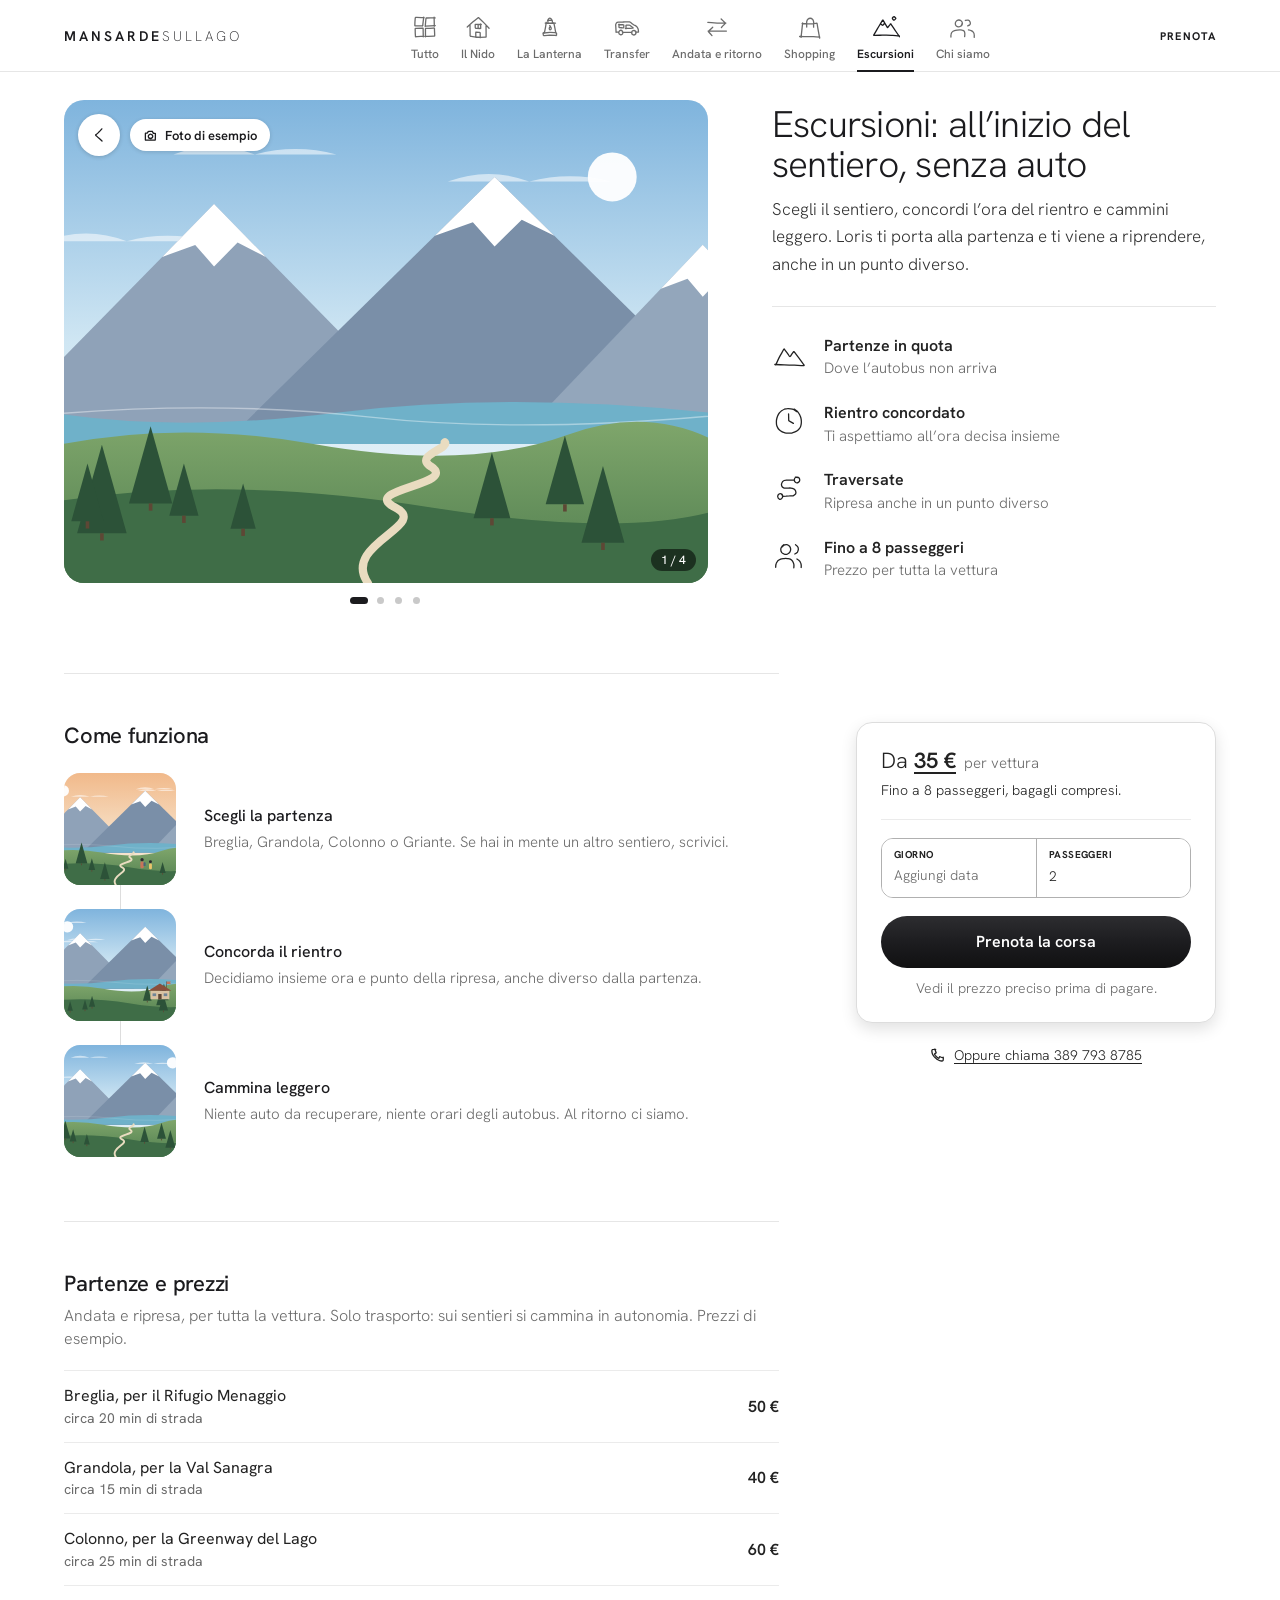
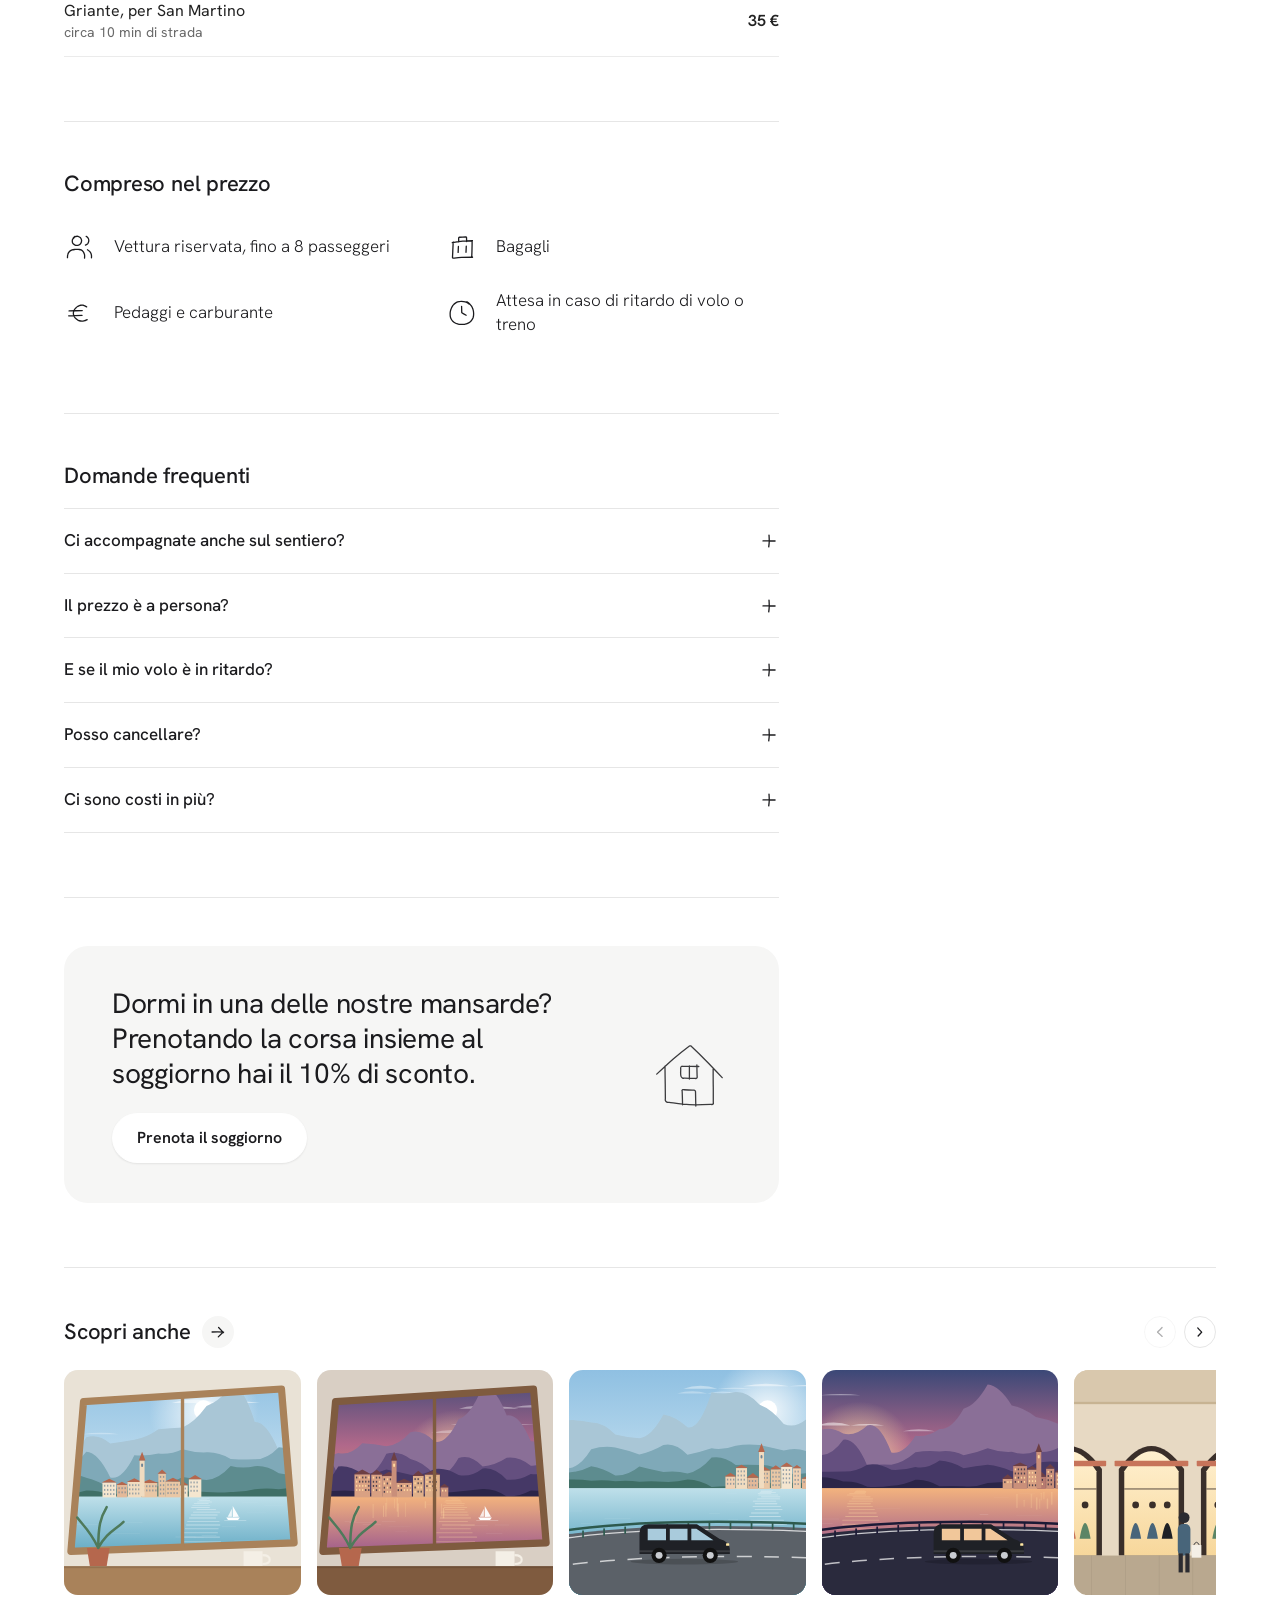
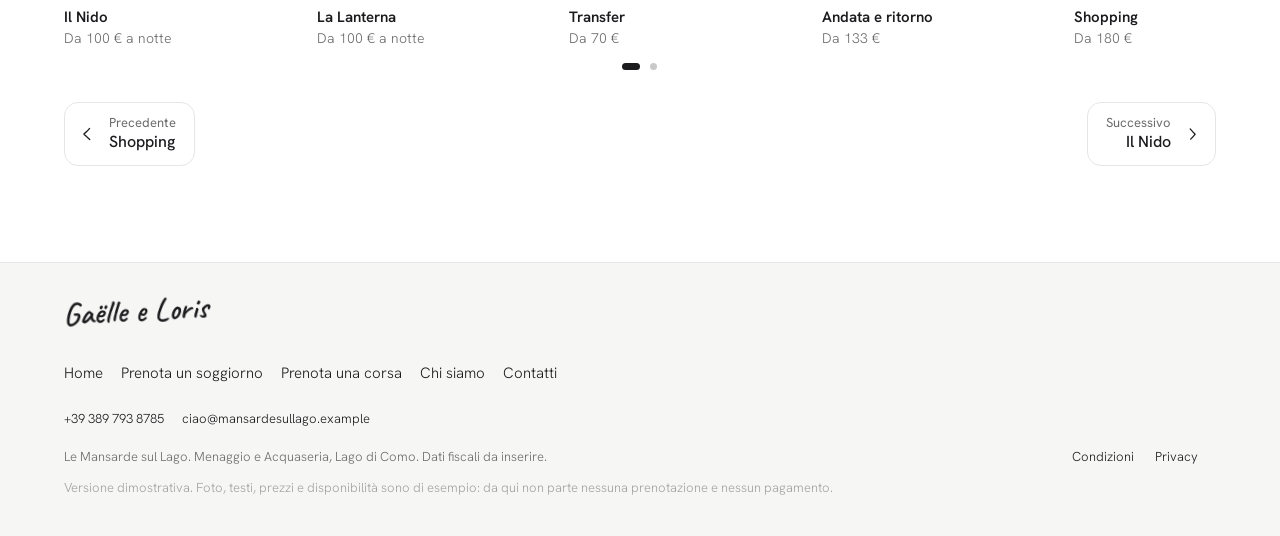
<file: escursioni.html>
<!doctype html>
<html lang="it">
	<head>
		<meta charset="utf-8" />
		<meta name="viewport" content="width=device-width, initial-scale=1, viewport-fit=cover" />
		<!-- Versione dimostrativa: i motori di ricerca non devono elencarla. Da togliere quando il sito vero va online. -->
		<meta name="robots" content="noindex, nofollow" />
		<link rel="icon" href="./favicon.svg" type="image/svg+xml" />
		<!-- Carattere Hanken Grotesk (licenza OFL) caricato dal sito stesso: nessuna chiamata ad altri server -->
		<link rel="preload" href="./fonts/hanken-grotesk-latin-300-normal.woff2" as="font" type="font/woff2" crossorigin />
		<style>
			@font-face { font-family: 'Hanken Grotesk'; font-style: normal; font-weight: 200; font-display: swap; src: url('./fonts/hanken-grotesk-latin-200-normal.woff2') format('woff2'); }
			@font-face { font-family: 'Hanken Grotesk'; font-style: normal; font-weight: 300; font-display: swap; src: url('./fonts/hanken-grotesk-latin-300-normal.woff2') format('woff2'); }
			@font-face { font-family: 'Hanken Grotesk'; font-style: normal; font-weight: 400; font-display: swap; src: url('./fonts/hanken-grotesk-latin-400-normal.woff2') format('woff2'); }
			@font-face { font-family: 'Hanken Grotesk'; font-style: normal; font-weight: 500; font-display: swap; src: url('./fonts/hanken-grotesk-latin-500-normal.woff2') format('woff2'); }
			@font-face { font-family: 'Hanken Grotesk'; font-style: normal; font-weight: 600; font-display: swap; src: url('./fonts/hanken-grotesk-latin-600-normal.woff2') format('woff2'); }
			@font-face { font-family: 'Hanken Grotesk'; font-style: normal; font-weight: 700; font-display: swap; src: url('./fonts/hanken-grotesk-latin-700-normal.woff2') format('woff2'); }
			/* Caveat (licenza OFL): scrittura a mano, solo per saluti e firma. Anche questo sta nel sito. */
			@font-face { font-family: 'Caveat'; font-style: normal; font-weight: 600; font-display: swap; src: url('./fonts/caveat-latin-600-normal.woff2') format('woff2'); }
		</style>
		<!-- Le foto provvisorie arrivano da Unsplash: il collegamento si prepara subito, così compaiono prima -->
		<link rel="preconnect" href="https://images.unsplash.com" crossorigin />
		<script>
			// Foto provvisoria che non arriva (rete assente, server bloccato): al suo posto l'illustrazione che sta nel sito.
			// Vale anche per il link che apre la foto in grande.
			function fotoRiserva(img) {
				var r = img.getAttribute('data-riserva');
				if (!r) return;
				img.removeAttribute('data-riserva');
				img.removeAttribute('srcset');
				img.removeAttribute('sizes');
				img.src = r;
				var a = img.closest ? img.closest('a[data-visore-link]') : null;
				if (a) a.setAttribute('href', r);
			}
			// l'avviso «foto non arrivata» si ascolta da qui, prima che le foto comincino a caricarsi
			document.addEventListener('error', function (e) { var t = e.target; if (t && t.tagName === 'IMG') fotoRiserva(t); }, true);
			// Col tasto indietro o ricaricando: niente animazioni d'entrata (tolto subito dopo il primo disegno)
			try {
				var nav = performance.getEntriesByType('navigation')[0];
				if (nav && (nav.type === 'back_forward' || nav.type === 'reload')) {
					var h = document.documentElement;
					h.classList.add('torna');
					addEventListener('load', function () { requestAnimationFrame(function () { requestAnimationFrame(function () { h.classList.remove('torna'); }); }); });
				}
			} catch (e) {}
			// Home con #tutto (icona "Tutto" da un'altra pagina): intestazione bianca senza sfumare dallo scuro (tolto dopo il primo disegno)
			if (location.hash === '#tutto' && !document.documentElement.classList.contains('torna')) {
				var ht = document.documentElement;
				ht.classList.add('a-tutto');
				addEventListener('load', function () { requestAnimationFrame(function () { requestAnimationFrame(function () { ht.classList.remove('a-tutto'); }); }); });
			}
		</script>
		<!--1xl432n--><meta name="description" content="Scegli il sentiero, concordi l’ora del rientro e cammini leggero. Loris ti porta alla partenza e ti viene a riprendere, anche in un punto diverso."/><!----><title>Escursioni con autista | Le Mansarde sul Lago</title>
		<link href="./app/immutable/assets/_layout.m0WFRdXT.css" rel="stylesheet">
	</head>
	<body>
		<div style="display: contents"><!--[--><!--[0--><!--[--><header class="mm-header mm-header--chiaro" data-header=""><a class="mm-logo" href="./index.html" aria-label="Le Mansarde sul Lago, vai alla home">MANSARDE<span>SULLAGO</span></a> <a class="mm-header__link mm-header__link--stretto" href="./prenota.html">Prenota</a> <nav class="mm-sezioni " aria-label="Sezioni" data-chips=""><div class="mm-sezioni__in"><!--[--><a class="mm-sezione" href="./index.html#tutto" data-chip="tutto"><svg class="icon" width="28" height="28" viewBox="0 0 24 24" fill="none" stroke="currentColor" stroke-linecap="round" stroke-linejoin="round" aria-hidden="true" focusable="false"><path d="M10.9 3.6C10.9 3.6 10.2 9.3 10.1 10.2C10.1 10.5 10.2 10.6 10.1 10.8C10.1 10.9 9.9 11 9.8 11.1C9.6 11.2 9.5 11.1 9.2 11.1C8.3 11.1 4.5 11 3.8 11C3.6 11 3.6 11 3.5 11C3.4 10.9 3.3 10.8 3.3 10.7C3.2 10.6 3.3 10.6 3.3 10.4C3.3 9.6 3.5 5.8 3.6 4.8C3.6 4.5 3.6 4.4 3.7 4.2C3.8 4 4 3.9 4.2 3.8C4.4 3.7 4.5 3.8 4.9 3.8C5.9 3.8 11.3 4 11.3 4M12.2 11.6C12.2 11.6 12.7 5.8 12.8 4.9C12.9 4.7 12.8 4.6 12.9 4.5C12.9 4.4 13 4.3 13.1 4.2C13.2 4.2 13.3 4.3 13.5 4.3C14.3 4.3 20.7 4.2 20.7 4.2M19.8 3.6L20 11.6M20.8 10.8L12.3 11.3M10.7 19.9C10.7 19.9 5.4 20.3 4.5 20.3C4.3 20.4 4.2 20.4 4.1 20.4C3.9 20.3 3.8 20.2 3.8 20.1C3.7 20 3.8 19.9 3.8 19.6C3.7 18.8 3.6 15.2 3.6 14.3C3.6 13.9 3.5 13.8 3.6 13.6C3.6 13.4 3.8 13.3 3.9 13.2C4.1 13.1 4.2 13.2 4.5 13.2C5.3 13.1 9.1 13 9.9 13C10 13 10.1 12.9 10.2 13C10.3 13 10.4 13.1 10.4 13.2C10.4 13.2 10.4 13.3 10.4 13.5C10.4 14.3 10.5 20.4 10.5 20.4M12.4 20.4C12.4 20.4 12.4 14.6 12.4 13.8C12.4 13.6 12.3 13.5 12.4 13.4C12.4 13.3 12.5 13.2 12.6 13.2C12.8 13.1 12.9 13.2 13.1 13.2C14 13.2 18.2 13 19.1 12.9C19.4 12.9 19.6 12.8 19.7 12.9C19.9 12.9 20 13 20.1 13.2C20.2 13.3 20.1 13.4 20.1 13.7C20.1 14.5 20.3 18.3 20.3 19.1C20.3 19.3 20.4 19.4 20.3 19.5C20.3 19.6 20.2 19.7 20.1 19.8C20 19.8 19.9 19.8 19.7 19.8C18.7 19.8 11.8 20 11.8 20" vector-effect="non-scaling-stroke"></path></svg><!----><span>Tutto<!--[-1--><!--]--></span></a><a class="mm-sezione" href="./il-nido.html" data-chip="il-nido"><svg class="icon" width="28" height="28" viewBox="0 0 64 64" fill="none" stroke="currentColor" stroke-linecap="round" stroke-linejoin="round" aria-hidden="true" focusable="false"><path d="M7.4 32.1C7.4 32.1 15.9 24.1 20 20.5C23.9 17.2 30 12.4 31.6 11.2C32.1 10.9 32.2 10.7 32.5 10.6C32.7 10.5 33.1 10.5 33.4 10.6C33.7 10.7 33.7 10.9 34.1 11.2C35.5 12.5 41 17.8 44.6 21.5C48.7 25.6 57.3 34.8 57.3 34.8M13.7 26C13.7 26 13.8 35.8 13.9 40.1C13.9 43.8 14 48.5 14 50.5C14 51.3 13.8 51.7 14 52.2C14.2 52.7 14.6 53.2 15.1 53.4C15.6 53.7 16 53.5 16.9 53.6C19.5 53.9 27 55.1 32.3 55.4C37.7 55.7 46.5 55.3 48.8 55.2C49.3 55.2 49.6 55.3 49.9 55.2C50.1 55.1 50.4 54.8 50.5 54.6C50.7 54.3 50.6 54.1 50.5 53.6C50.5 51.8 50.5 46.4 50.5 42.5C50.4 38 50.4 28.3 50.4 28.3M27.1 55.5C27.1 55.5 26.9 47 26.8 45.4C26.8 44.9 26.6 44.7 26.7 44.5C26.8 44.2 27.1 44 27.3 43.9C27.6 43.8 27.8 44 28.3 44C29.4 44.1 33.1 44.3 34.5 44.3C35.1 44.3 35.5 44.1 36 44.3C36.3 44.4 36.7 44.8 36.9 45.2C37.1 45.6 36.9 46 37 46.7C37 48.5 37.2 56.4 37.2 56.4M38 25.1C38 25.1 38.1 32.1 38.2 33.6C38.2 34.1 38.3 34.4 38.2 34.7C38.1 35 37.9 35.3 37.6 35.4C37.3 35.5 37.1 35.4 36.6 35.4C35.2 35.4 30.5 35.3 28.9 35.2C28 35.2 27.6 35.3 27.1 35.1C26.6 34.8 26.1 34.4 25.9 33.8C25.4 32.6 25.7 29.6 25.7 28.4C25.7 27.7 25.5 27.4 25.7 27C25.8 26.6 26.1 26.3 26.5 26.1C26.8 26 27.1 26.2 27.7 26.2C29.6 26.2 39.5 26.3 39.5 26.3M32.3 25.8L32.3 35.9" vector-effect="non-scaling-stroke"></path></svg><!----><span>Il Nido<!--[-1--><!--]--></span></a><a class="mm-sezione" href="./la-lanterna.html" data-chip="la-lanterna"><svg class="icon" width="28" height="28" viewBox="0 0 64 64" fill="none" stroke="currentColor" stroke-linecap="round" stroke-linejoin="round" aria-hidden="true" focusable="false"><path d="M40.7 22C40.7 22 42.3 30.1 43.1 33.8C43.7 37.1 44.5 41.5 44.8 43.1C44.9 43.6 45.1 43.9 45 44.2C44.9 44.5 44.7 44.8 44.4 44.9C44.1 45 43.8 44.8 43.2 44.7C41.3 44.6 35.4 44.2 31.7 44.3C28.3 44.5 23.7 45.2 21.8 45.5C21 45.6 20.5 45.9 20.1 45.7C19.7 45.6 19.3 45.1 19.2 44.7C19.1 44.2 19.4 43.7 19.6 42.9C20 41.1 20.9 37.4 21.5 34.2C22.2 30.3 23.4 21.2 23.4 21.2M22.1 23.1L42.1 23.5M21 23L44.6 23.2M27.4 22.5C27.4 22.5 27.2 19.4 27.2 18.4C27.1 17.9 27 17.6 27.1 17.3C27.2 17 27.5 16.7 27.8 16.5C28.1 16.4 28.4 16.6 28.9 16.6C30.1 16.6 33.4 16.7 34.7 16.7C35.3 16.7 35.7 16.6 36.2 16.7C36.6 16.9 36.9 17.2 37.2 17.7C37.6 18.7 37.3 22.7 37.3 22.7M26.5 17.7C26.5 17.7 27.7 14.7 28.6 13.7C29.4 12.8 30.6 11.8 31.6 11.8C32.6 11.8 33.9 12.9 34.8 13.8C35.8 14.8 37.1 17.5 37.1 17.5M15.9 46.1C15.9 46.1 26.5 44.5 31.4 44.4C35.9 44.3 42.1 45 44.3 45.2C45.1 45.3 45.5 45.2 45.9 45.4C46.3 45.6 46.7 46 46.9 46.5C47.2 47.3 46.9 48.9 46.9 49.7C46.9 50.2 47 50.6 46.9 50.9C46.8 51.1 46.4 51.4 46.1 51.5C45.8 51.6 45.5 51.4 44.9 51.3C42.8 51.1 35.5 50.4 31.1 50.4C27.1 50.5 21.8 51.2 19.6 51.5C18.7 51.6 18.3 51.9 17.8 51.7C17.3 51.5 16.9 51.2 16.7 50.6C16.2 49.5 16.9 44.9 16.9 44.9M33.1 30.3C33.1 30.3 30.2 33.4 30.2 34.9C30.2 36.2 31.5 38.6 32.3 38.6C33.1 38.6 34.8 36.3 34.9 34.9C34.9 33.2 31.2 28.9 31.2 28.9" vector-effect="non-scaling-stroke"></path></svg><!----><span>La Lanterna<!--[-1--><!--]--></span></a><a class="mm-sezione" href="./transfer.html" data-chip="transfer"><svg class="icon" width="28" height="28" viewBox="0 0 64 64" fill="none" stroke="currentColor" stroke-linecap="round" stroke-linejoin="round" aria-hidden="true" focusable="false"><path d="M7.1 44C7.1 44 6.8 39.4 6.7 37.2C6.6 35.3 6.5 33.5 6.4 31.6C6.4 29.7 5.8 27.6 6.3 25.9C6.8 24.2 8 22.2 9.4 21.4C10.9 20.5 13.3 21 15.2 20.9C17.2 20.7 19.2 20.8 21.1 20.7C23.1 20.6 25.1 20.6 27.1 20.5C29 20.5 31.1 20.4 32.8 20.4C34.3 20.4 35.9 20.4 36.7 20.3C37.2 20.3 37.4 20.3 37.7 20.3C38.1 20.4 38.5 20.5 38.8 20.6C39.1 20.8 39.2 21 39.6 21.2C40.3 21.8 41.7 22.9 43 23.8C44.5 24.9 46.2 26.2 47.9 27.3C49.6 28.4 51.9 29 53.4 30.4C55 31.8 56.4 33.7 57.2 35.8C58 37.8 58.3 42.7 58.3 42.7M6.6 43.5L12.5 43.5M21.6 43.9L43.3 44.5M52.3 43.5L58.3 43.4M16.3 40.1C16.3 40.1 13.1 42.9 13.1 44.4C13.1 46 15.1 48.7 16.6 49.3C18 49.8 21 49 21.8 47.8C22.7 46.6 22.6 43.3 21.7 41.9C20.8 40.5 17.7 39.2 16.2 39.6C14.7 40 12.7 44.4 12.7 44.4M51.8 47.7C51.8 47.7 52.5 43.1 51.5 41.9C50.5 40.6 47.3 39.8 45.8 40.4C44.3 41 42.5 43.9 42.6 45.5C42.7 47.1 44.7 49.7 46.3 50.1C47.9 50.5 51.2 49.3 52.2 47.9C53.1 46.5 51.9 41.6 51.9 41.6M12.6 26.6C12.6 26.6 20.7 26.8 22.5 26.8C23.1 26.8 23.4 26.7 23.8 26.9C24.1 27 24.5 27.4 24.6 27.8C24.8 28.1 24.6 28.6 24.6 29.1C24.6 30.1 24.9 32.4 24.5 33.2C24.3 33.6 23.9 33.9 23.6 34.1C23.1 34.2 22.7 34 22.1 34C20.7 33.9 17.2 33.6 15.9 33.5C15.3 33.5 14.9 33.6 14.5 33.4C14.2 33.3 13.9 32.9 13.7 32.6C13.6 32.2 13.7 31.9 13.7 31.3C13.7 30 13.8 25.4 13.8 25.4M29.7 36.2C29.7 36.2 29.7 30.9 29.7 29.6C29.7 29.1 29.5 28.8 29.6 28.5C29.7 28.2 30 27.9 30.3 27.8C30.5 27.7 30.8 27.8 31.3 27.8C32.3 27.8 35.3 27.7 36.3 27.7C36.8 27.7 37 27.6 37.3 27.6C37.7 27.7 38.1 27.8 38.4 28C38.7 28.2 38.8 28.4 39.2 28.7C40.3 29.5 43.8 32.3 45 33.1C45.4 33.4 45.8 33.5 45.9 33.8C46 33.9 46 34.2 45.9 34.3C45.7 34.5 45.3 34.4 44.7 34.5C42.4 34.7 28.3 35.3 28.3 35.3" vector-effect="non-scaling-stroke"></path></svg><!----><span>Transfer<!--[-1--><!--]--></span></a><a class="mm-sezione" href="./andata-ritorno.html" data-chip="andata-ritorno"><svg class="icon" width="28" height="28" viewBox="0 0 64 64" fill="none" stroke="currentColor" stroke-linecap="round" stroke-linejoin="round" aria-hidden="true" focusable="false"><path d="M11 21.3C11 21.3 20.9 22.1 25.7 22.4C30.2 22.7 34.5 22.9 38.9 23C43.3 23.1 52.3 23 52.3 23M41.5 13.7C41.5 13.7 49.1 21.1 50.3 22.3C50.7 22.6 50.9 22.6 51 22.9C51.1 23.1 51.1 23.4 51 23.6C50.9 23.9 50.7 23.9 50.4 24.3C49.3 25.5 42.1 33 42.1 33M53.5 41.3C53.5 41.3 43.7 41.4 39 41.4C34.4 41.4 30 41.3 25.4 41.3C20.8 41.3 11.6 41.4 11.6 41.4M22.2 32.5C22.2 32.5 14.5 39.9 13.3 41.2C12.9 41.6 12.7 41.6 12.6 41.9C12.5 42.1 12.5 42.5 12.6 42.7C12.6 43 12.8 43 13.1 43.4C14.2 44.6 20.5 51.6 20.5 51.6" vector-effect="non-scaling-stroke"></path></svg><!----><span>Andata<!--[0--><span class="mm-sezione__resto"> e ritorno</span><!--]--></span></a><a class="mm-sezione" href="./shopping.html" data-chip="shopping"><svg class="icon" width="28" height="28" viewBox="0 0 64 64" fill="none" stroke="currentColor" stroke-linecap="round" stroke-linejoin="round" aria-hidden="true" focusable="false"><path d="M11.5 55.6C11.5 55.6 12.8 44.7 13.4 39.2C14 33.6 15.2 22.5 15.2 22.5M14 24C14 24 26 24.8 31.6 24.7C36.7 24.6 44.2 23.8 46.3 23.5C46.9 23.5 47.1 23.3 47.4 23.3C47.8 23.4 48.1 23.7 48.3 24C48.4 24.3 48.3 24.6 48.4 25.2C48.7 27.3 49.9 34.6 50.8 39.6C51.8 45.3 54.1 57.4 54.1 57.4M54.5 55C54.5 55 44.6 54.3 39.8 54.1C35.1 53.9 30.8 53.9 25.9 53.9C20.3 53.8 8.2 53.7 8.2 53.7M24.5 32C24.5 32 24.4 27.5 24.4 25.4C24.5 23.4 24.1 21.4 24.5 19.5C25 17.6 25.8 15.5 27.1 14.2C28.4 13 30.7 12 32.5 12C34.2 12 36.5 13.1 37.7 14.4C39.1 15.7 39.8 17.9 40.2 19.7C40.6 21.6 40.2 23.6 40.2 25.6C40.2 27.8 40.3 32.4 40.3 32.4" vector-effect="non-scaling-stroke"></path></svg><!----><span>Shopping<!--[-1--><!--]--></span></a><a class="mm-sezione is-active" href="./escursioni.html" aria-current="page" data-chip="escursioni"><svg class="icon" width="28" height="28" viewBox="0 0 64 64" fill="none" stroke="currentColor" stroke-linecap="round" stroke-linejoin="round" aria-hidden="true" focusable="false"><path d="M63.3 52.7C63.3 52.7 52.7 51.7 47.5 51.3C42.6 51 37.7 50.6 32.8 50.6C28 50.5 23.1 50.8 18.4 50.9C13.8 50.9 6.8 51 5 51.1C4.5 51.1 4.3 51.2 4.1 51.1C3.9 51.1 3.8 50.9 3.8 50.7C3.8 50.5 4 50.3 4.2 49.9C5.1 48.4 8.4 42.8 10.6 39.1C12.9 35.3 15.4 31.2 17.6 27.4C19.8 23.8 22.9 18.6 23.9 17C24.2 16.6 24.2 16.2 24.5 16.1C24.7 16 25 16 25.1 16.1C25.4 16.2 25.4 16.5 25.6 17C26.8 19 33.5 30.4 34.7 32.4C35 32.8 35 33.1 35.3 33.2C35.5 33.3 35.8 33.3 36 33.2C36.2 33.1 36.3 32.8 36.6 32.5C37.4 31.3 40.7 26.9 41.6 25.8C41.9 25.3 41.9 25 42.2 24.9C42.4 24.8 42.8 24.8 43 24.9C43.3 25.1 43.3 25.4 43.6 25.8C44.8 27.6 49.1 34 52.1 38.4C55.5 43.4 62.9 54.3 62.9 54.3M19.3 24.4C19.3 24.4 22 26.6 22.8 27.2C23.2 27.5 23.4 27.8 23.7 27.9C24.1 28 24.5 28 24.8 27.9C25.1 27.7 25.2 27.4 25.6 27C26.3 26.2 28.9 23.5 28.9 23.5M54.7 12.1C54.7 12.1 51.9 8.2 50.5 8.2C49.1 8.2 46.5 10.9 46.5 12.2C46.5 13.5 49.1 16.2 50.4 16.2C51.7 16.2 54.3 13.4 54.3 12.1C54.2 10.9 50.5 8.6 50.5 8.6" vector-effect="non-scaling-stroke"></path></svg><!----><span>Escursioni<!--[-1--><!--]--></span></a><a class="mm-sezione" href="./chi-siamo.html" data-chip="chi-siamo"><svg class="icon" width="28" height="28" viewBox="0 0 64 64" fill="none" stroke="currentColor" stroke-linecap="round" stroke-linejoin="round" aria-hidden="true" focusable="false"><path d="M28.7 29.2C28.7 29.2 30.8 25.3 30.7 23.4C30.6 21.6 29.4 19.3 27.9 18C26.5 16.8 23.9 15.9 22 16C20.2 16.1 17.8 17.3 16.6 18.7C15.3 20.1 14.3 22.6 14.4 24.4C14.4 26.2 15.5 28.5 16.8 29.7C18.2 30.9 20.7 31.7 22.5 31.5C24.5 31.4 26.9 30.1 28.1 28.7C29.3 27.4 30 23.5 30 23.5M4.4 55C4.4 55 4.2 50.3 4.8 48.3C5.3 46.4 6.1 44.4 7.4 43.1C8.7 41.7 10.9 40.9 12.8 40.2C14.7 39.5 16.8 39.2 18.8 38.9C20.7 38.6 22.7 38.4 24.7 38.4C26.6 38.4 28.5 38.3 30.2 38.9C31.9 39.4 33.7 40.2 34.7 41.5C35.7 42.9 36 45 36.2 46.9C36.4 49.1 35.7 53.9 35.7 53.9M37.4 17.1C37.4 17.1 42.1 15.7 43.9 16.3C45.6 16.9 47.5 18.7 48.2 20.4C48.9 22 49 24.5 48.2 26C47.3 27.6 42.8 29.5 42.8 29.5M44.4 38.5C44.4 38.5 48.8 39.3 50.7 40.2C52.5 41.1 54.4 42.1 55.5 43.6C56.7 45 57.3 47 57.6 49C58 51 57.6 55.6 57.6 55.6" vector-effect="non-scaling-stroke"></path></svg><!----><span>Chi siamo<!--[-1--><!--]--></span></a><!--]--></div></nav><!----> <a class="mm-header__link mm-header__link--largo" href="./prenota.html">Prenota</a></header><!----> <main id="contenuto"><!--[--><div class="v3-contenuto v3-testa"><div class="v3-scheda__testa "><div class="v3-scheda__capo"><h1 class="v3-scheda__titolo"><!--[-1--><!--]--><!--[0--><span class="solo-tel">All’inizio del sentiero, senza auto</span><span class="solo-pc">Escursioni: all’inizio del sentiero, senza auto</span><!--]--></h1> <!--[0--><p class="v3-scheda__intro"><!--[0--><span class="solo-tel">Ti portiamo dove parte il sentiero e ti veniamo a riprendere.</span><span class="solo-pc">Scegli il sentiero, concordi l’ora del rientro e cammini leggero. Loris ti porta alla partenza e ti viene a riprendere, anche in un punto diverso.</span><!--]--></p><!--]--> <!--[0--><ul class="v3-scheda__lista"><!--[--><li><svg class="icon" width="34" height="34" viewBox="0 0 24 24" fill="none" stroke="currentColor" stroke-linecap="round" stroke-linejoin="round" aria-hidden="true" focusable="false"><path d="M2.6 19.9C2.6 19.9 4.5 15.6 5.5 13.7C6.5 11.9 8 9.4 8.3 8.7C8.4 8.6 8.4 8.5 8.5 8.5C8.6 8.4 8.6 8.4 8.7 8.5C8.8 8.5 8.8 8.6 8.8 8.7C9.2 9.3 11.6 12.5 12.1 13.3C12.3 13.5 12.3 13.6 12.5 13.7C12.6 13.8 12.8 13.8 12.9 13.7C13 13.6 13.1 13.5 13.2 13.3C13.5 12.8 14.5 11.4 14.9 10.9C15 10.7 15.1 10.5 15.2 10.4C15.4 10.4 15.5 10.3 15.7 10.4C15.8 10.5 15.8 10.7 16 10.9C16.5 11.6 18.1 13.7 19.2 15.1C20.2 16.5 21.8 18.6 22.3 19.4C22.5 19.6 22.7 19.7 22.7 19.9C22.7 20 22.6 20.2 22.5 20.2C22.4 20.3 22.2 20.2 21.9 20.2C20.9 20.2 17.9 20 15.8 19.9C13.5 19.8 11 19.8 8.6 19.7C6.4 19.6 2 19.4 2 19.4" vector-effect="non-scaling-stroke"></path></svg><!----><span><strong>Partenze in quota</strong><small>Dove l’autobus non arriva</small></span></li><li><svg class="icon" width="34" height="34" viewBox="0 0 24 24" fill="none" stroke="currentColor" stroke-linecap="round" stroke-linejoin="round" aria-hidden="true" focusable="false"><path d="M17.3 5.3C17.3 5.3 16.1 4.3 15.5 4C14.8 3.7 14 3.5 13.2 3.4C12.5 3.3 11.7 3.2 10.9 3.3C10.2 3.3 9.4 3.5 8.7 3.7C8 4 7.4 4.4 6.8 4.8C6.2 5.2 5.7 5.8 5.2 6.3C4.8 6.9 4.4 7.6 4.1 8.2C3.8 8.9 3.6 9.6 3.4 10.2C3.2 10.9 3.1 11.7 3.1 12.4C3.1 13.1 3.1 13.8 3.2 14.5C3.3 15.1 3.5 15.8 3.9 16.5C4.2 17.1 4.6 17.7 5.1 18.2C5.6 18.7 6.3 19.2 6.9 19.5C7.5 19.9 8.3 20.1 9 20.3C9.7 20.5 10.5 20.6 11.2 20.6C12 20.6 12.8 20.6 13.6 20.5C14.3 20.3 15.1 20.2 15.8 19.9C16.5 19.6 17.2 19.3 17.8 18.9C18.4 18.5 18.9 18 19.3 17.4C19.7 16.9 20.1 16.2 20.3 15.6C20.5 14.9 20.7 14.1 20.7 13.3C20.8 12.5 20.7 11.7 20.6 10.9C20.5 10.2 20.3 9.4 20 8.7C19.8 8 19.4 7.3 19 6.7C18.6 6.1 18.1 5.5 17.6 5C17 4.5 15.7 3.6 15.7 3.6M11.7 7C11.7 7 11.8 10.7 11.8 11.3C11.8 11.4 11.8 11.5 11.8 11.6C11.9 11.7 11.9 11.8 12 11.9C12.1 12 12.2 12 12.3 12.1C12.8 12.3 15.1 13.7 15.1 13.7" vector-effect="non-scaling-stroke"></path></svg><!----><span><strong>Rientro concordato</strong><small>Ti aspettiamo all’ora decisa insieme</small></span></li><li><svg class="icon" width="34" height="34" viewBox="0 0 24 24" fill="none" stroke="currentColor" stroke-linecap="round" stroke-linejoin="round" aria-hidden="true" focusable="false"><path d="M7.7 17.8C7.7 17.8 7.2 16.4 6.7 16.2C6.2 15.9 5.3 16 4.9 16.3C4.4 16.6 4 17.5 4 18C4.1 18.6 4.5 19.5 5 19.7C5.4 20 6.3 19.9 6.7 19.6C7.2 19.3 7.6 18.4 7.5 17.8C7.5 17.3 6.6 16.3 6.6 16.3M18.5 4.6C18.5 4.6 17.1 4.3 16.6 4.6C16.1 4.8 15.7 5.8 15.7 6.4C15.7 7 16.2 7.8 16.7 8.1C17.2 8.4 18.1 8.3 18.6 8C19.1 7.7 19.6 6.9 19.6 6.3C19.6 5.7 19.1 4.8 18.6 4.5C18.1 4.1 16.5 4.4 16.5 4.4M7.4 17.9C7.4 17.9 9 17.7 9.9 17.7C10.7 17.6 11.5 17.6 12.3 17.6C13.2 17.5 14.2 17.7 14.9 17.5C15.6 17.2 16.4 16.7 16.7 16.2C17 15.6 16.9 14.7 16.6 14C16.4 13.4 15.7 12.7 15 12.4C14.3 12 13.5 12.1 12.7 12C11.9 12 11.1 12.1 10.4 12.1C9.6 12.1 8.8 12.2 8.2 11.9C7.6 11.6 7 11 6.8 10.4C6.6 9.8 6.7 8.9 7 8.3C7.3 7.6 8 7 8.6 6.7C9.3 6.4 10.2 6.5 10.9 6.5C11.7 6.4 12.4 6.5 13.2 6.4C14 6.4 15.9 6.4 15.9 6.4" vector-effect="non-scaling-stroke"></path></svg><!----><span><strong>Traversate</strong><small>Ripresa anche in un punto diverso</small></span></li><li><svg class="icon" width="34" height="34" viewBox="0 0 24 24" fill="none" stroke="currentColor" stroke-linecap="round" stroke-linejoin="round" aria-hidden="true" focusable="false"><path d="M2.6 20C2.6 20 2.6 18.2 2.9 17.4C3.1 16.7 3.6 16 4.1 15.4C4.6 14.9 5.4 14.5 6.1 14.2C6.8 13.9 7.7 13.9 8.5 13.8C9.2 13.7 10 13.7 10.8 13.8C11.5 13.9 12.3 13.9 12.9 14.2C13.5 14.5 14.1 15 14.5 15.6C14.9 16.2 15.2 17 15.4 17.7C15.6 18.5 15.4 20.3 15.4 20.3M8.3 4C8.3 4 7.1 4.9 6.8 5.5C6.4 6.1 6.1 6.9 6.2 7.6C6.2 8.3 6.5 9.1 6.9 9.6C7.4 10.1 8.1 10.5 8.7 10.7C9.4 10.9 10.3 10.8 10.9 10.6C11.6 10.3 12.2 9.8 12.6 9.2C13 8.6 13.2 7.8 13.2 7.1C13.1 6.4 12.8 5.6 12.4 5.1C11.9 4.6 11.2 4.2 10.5 4C9.8 3.9 9 4 8.4 4.3C7.9 4.6 7 5.7 7 5.7M16.6 4C16.6 4 17.8 4.8 18.1 5.4C18.5 5.9 18.6 6.6 18.6 7.3C18.6 7.9 18.3 8.6 18 9.2C17.6 9.8 16.1 10.6 16.1 10.6M17.6 14.1C17.6 14.1 18.7 14.8 19.1 15.2C19.6 15.6 19.9 16.1 20.1 16.6C20.4 17.1 20.5 17.7 20.6 18.3C20.7 18.9 20.6 20.1 20.6 20.1" vector-effect="non-scaling-stroke"></path></svg><!----><span><strong>Fino a 8 passeggeri</strong><small>Prezzo per tutta la vettura</small></span></li><!--]--></ul><!--]--></div> <div class="v3-scheda__media"><div class="v3-scheda__img v3-galleria" data-galleria=""><!--[0--><div class="v3-galleria__riga" data-galleria-riga=""><!--[--><a class="v3-galleria__foto" href="https://images.unsplash.com/photo-1721906323489-63a99d9af7ba?auto=format&amp;q=70&amp;w=1600&amp;fit=max" data-visore-link="" data-visore-gruppo="galleria" data-visore-apri="griglia" aria-label="Guarda tutte le foto (4)"><img src="https://images.unsplash.com/photo-1721906323489-63a99d9af7ba?auto=format&amp;q=70&amp;w=1024&amp;h=683&amp;fit=crop" srcset="https://images.unsplash.com/photo-1721906323489-63a99d9af7ba?auto=format&amp;q=70&amp;w=640&amp;h=427&amp;fit=crop 640w, https://images.unsplash.com/photo-1721906323489-63a99d9af7ba?auto=format&amp;q=70&amp;w=1024&amp;h=683&amp;fit=crop 1024w, https://images.unsplash.com/photo-1721906323489-63a99d9af7ba?auto=format&amp;q=70&amp;w=1600&amp;h=1067&amp;fit=crop 1600w, https://images.unsplash.com/photo-1721906323489-63a99d9af7ba?auto=format&amp;q=70&amp;w=2400&amp;h=1601&amp;fit=crop 2400w" sizes="(min-width: 1024px) 50vw, 100vw" alt="Due escursionisti alla croce in cima a un monte" width="1600" height="1067" loading="eager" fetchpriority="high" data-riserva="./foto/sentiero-1.svg"/><!----></a><a class="v3-galleria__foto" href="https://images.unsplash.com/photo-1602436324859-62a81466e723?auto=format&amp;q=70&amp;w=1600&amp;fit=max" data-visore-link="" data-visore-gruppo="galleria" data-visore-apri="griglia" aria-label="Guarda tutte le foto (4)"><img src="https://images.unsplash.com/photo-1602436324859-62a81466e723?auto=format&amp;q=70&amp;w=1024&amp;h=683&amp;fit=crop" srcset="https://images.unsplash.com/photo-1602436324859-62a81466e723?auto=format&amp;q=70&amp;w=640&amp;h=427&amp;fit=crop 640w, https://images.unsplash.com/photo-1602436324859-62a81466e723?auto=format&amp;q=70&amp;w=1024&amp;h=683&amp;fit=crop 1024w, https://images.unsplash.com/photo-1602436324859-62a81466e723?auto=format&amp;q=70&amp;w=1600&amp;h=1067&amp;fit=crop 1600w, https://images.unsplash.com/photo-1602436324859-62a81466e723?auto=format&amp;q=70&amp;w=2400&amp;h=1601&amp;fit=crop 2400w" sizes="(min-width: 1024px) 50vw, 100vw" alt="Un rifugio in quota" width="1600" height="1067" loading="lazy" decoding="async" data-riserva="./foto/sentiero-2.svg"/><!----></a><a class="v3-galleria__foto" href="https://images.unsplash.com/photo-1604428684385-c5701a00cf1c?auto=format&amp;q=70&amp;w=1600&amp;fit=max" data-visore-link="" data-visore-gruppo="galleria" data-visore-apri="griglia" aria-label="Guarda tutte le foto (4)"><img src="https://images.unsplash.com/photo-1604428684385-c5701a00cf1c?auto=format&amp;q=70&amp;w=1024&amp;h=683&amp;fit=crop" srcset="https://images.unsplash.com/photo-1604428684385-c5701a00cf1c?auto=format&amp;q=70&amp;w=640&amp;h=427&amp;fit=crop 640w, https://images.unsplash.com/photo-1604428684385-c5701a00cf1c?auto=format&amp;q=70&amp;w=1024&amp;h=683&amp;fit=crop 1024w, https://images.unsplash.com/photo-1604428684385-c5701a00cf1c?auto=format&amp;q=70&amp;w=1600&amp;h=1067&amp;fit=crop 1600w, https://images.unsplash.com/photo-1604428684385-c5701a00cf1c?auto=format&amp;q=70&amp;w=2400&amp;h=1601&amp;fit=crop 2400w" sizes="(min-width: 1024px) 50vw, 100vw" alt="Un sentiero nel bosco in autunno" width="1600" height="1067" loading="lazy" decoding="async" data-riserva="./foto/sentiero-3.svg"/><!----></a><a class="v3-galleria__foto" href="https://images.unsplash.com/photo-1717187505514-1a69df9644cf?auto=format&amp;q=70&amp;w=1600&amp;fit=max" data-visore-link="" data-visore-gruppo="galleria" data-visore-apri="griglia" aria-label="Guarda tutte le foto (4)"><img src="https://images.unsplash.com/photo-1717187505514-1a69df9644cf?auto=format&amp;q=70&amp;w=1024&amp;h=683&amp;fit=crop" srcset="https://images.unsplash.com/photo-1717187505514-1a69df9644cf?auto=format&amp;q=70&amp;w=640&amp;h=427&amp;fit=crop 640w, https://images.unsplash.com/photo-1717187505514-1a69df9644cf?auto=format&amp;q=70&amp;w=1024&amp;h=683&amp;fit=crop 1024w, https://images.unsplash.com/photo-1717187505514-1a69df9644cf?auto=format&amp;q=70&amp;w=1600&amp;h=1067&amp;fit=crop 1600w, https://images.unsplash.com/photo-1717187505514-1a69df9644cf?auto=format&amp;q=70&amp;w=2400&amp;h=1601&amp;fit=crop 2400w" sizes="(min-width: 1024px) 50vw, 100vw" alt="Una barca di legno sul lago" width="1600" height="1067" loading="lazy" decoding="async" style="object-position: center 85%" data-riserva="./foto/lago-1.svg"/><!----></a><!--]--></div> <span class="v3-galleria__conta" aria-hidden="true"><span data-galleria-n="">1</span> / 4</span> <button type="button" class="v3-galleria__freccia v3-galleria__freccia--prec" data-galleria-prec="" aria-label="Foto precedente" disabled=""><svg class="icon" width="16" height="16" viewBox="0 0 24 24" fill="none" stroke="currentColor" stroke-linecap="round" stroke-linejoin="round" aria-hidden="true" focusable="false"><path d="M15.1 5.3C15.1 5.3 12.8 8 11.6 9.1C10.7 10 9.5 11 8.9 11.4C8.7 11.6 8.5 11.7 8.4 11.8C8.4 12 8.4 12.2 8.4 12.4C8.5 12.5 8.7 12.6 8.9 12.8C9.4 13.2 10.5 14.2 11.4 15.1C12.6 16.1 15.3 18.6 15.3 18.6" vector-effect="non-scaling-stroke"></path></svg><!----></button> <button type="button" class="v3-galleria__freccia v3-galleria__freccia--succ" data-galleria-succ="" aria-label="Foto successiva"><svg class="icon" width="16" height="16" viewBox="0 0 24 24" fill="none" stroke="currentColor" stroke-linecap="round" stroke-linejoin="round" aria-hidden="true" focusable="false"><path d="M8.6 5.9C8.6 5.9 12.9 10.7 13.8 11.5C14 11.8 14.2 11.8 14.3 12C14.4 12.2 14.4 12.4 14.4 12.6C14.3 12.8 14.1 12.8 13.9 13C13.2 13.8 9.2 18.1 9.2 18.1" vector-effect="non-scaling-stroke"></path></svg><!----></button><!--]--> <a class="v3-indietro v3-indietro--foto" href="./index.html" data-indietro="" aria-label="Torna indietro"><svg class="icon" width="22" height="22" viewBox="0 0 24 24" fill="none" stroke="currentColor" stroke-linecap="round" stroke-linejoin="round" aria-hidden="true" focusable="false"><path d="M15.1 5.3C15.1 5.3 12.8 8 11.6 9.1C10.7 10 9.5 11 8.9 11.4C8.7 11.6 8.5 11.7 8.4 11.8C8.4 12 8.4 12.2 8.4 12.4C8.5 12.5 8.7 12.6 8.9 12.8C9.4 13.2 10.5 14.2 11.4 15.1C12.6 16.1 15.3 18.6 15.3 18.6" vector-effect="non-scaling-stroke"></path></svg><!----> <!--[-1--><!--]--></a><!----> <!--[0--><span class="v3-pill"><!--[0--><svg class="icon" width="15" height="15" viewBox="0 0 24 24" fill="none" stroke="currentColor" stroke-linecap="round" stroke-linejoin="round" aria-hidden="true" focusable="false"><path d="M14.6 5.2C14.6 5.2 16.1 7.6 16.4 8.1C16.5 8.2 16.5 8.3 16.6 8.4C16.7 8.5 16.9 8.6 17 8.6C17.2 8.7 17.3 8.6 17.5 8.6C17.8 8.6 18.8 8.6 19.1 8.6C19.3 8.6 19.4 8.6 19.5 8.6C19.6 8.7 19.7 8.8 19.8 8.9C19.8 9 19.8 9 19.8 9.2C19.8 9.9 19.8 12.4 19.8 13.9C19.8 15.3 19.7 17.2 19.7 18.1C19.7 18.4 19.8 18.6 19.7 18.8C19.7 19 19.5 19.2 19.3 19.3C19 19.3 18.8 19.3 18.5 19.3C17.6 19.3 15.6 19.3 14 19.3C12.3 19.3 10.1 19.3 8.5 19.3C7.1 19.4 5.5 19.4 4.8 19.5C4.5 19.5 4.3 19.5 4.2 19.5C4 19.4 3.9 19.2 3.8 19.1C3.7 18.9 3.8 18.7 3.8 18.4C3.8 17.5 3.8 15.4 3.8 13.9C3.8 12.2 3.8 9.6 3.9 8.8C3.9 8.6 3.8 8.5 3.9 8.4C3.9 8.2 4 8.1 4.1 8.1C4.2 8.1 4.3 8.1 4.5 8.1C4.9 8.1 5.6 8.2 6 8.2C6.2 8.2 6.3 8.3 6.4 8.2C6.6 8.2 6.8 8.1 6.9 8C7.1 7.9 7.1 7.8 7.2 7.6C7.5 7.2 8.2 6.1 8.6 5.7C8.9 5.5 9.1 5.4 9.3 5.3C9.6 5.3 9.7 5.4 10.1 5.4C11 5.4 15 5.5 15 5.5M10.8 16.4C10.8 16.4 12.3 16.7 13 16.6C13.7 16.4 14.4 15.8 14.9 15.3C15.3 14.8 15.6 14 15.6 13.3C15.6 12.6 15.3 11.9 14.9 11.3C14.5 10.8 13.8 10.3 13.1 10.1C12.5 9.9 11.6 9.9 10.9 10.1C10.3 10.3 9.6 10.8 9.2 11.3C8.8 11.9 8.5 12.7 8.5 13.4C8.5 14 8.7 14.8 9.1 15.4C9.4 16 10.1 16.5 10.7 16.8C11.4 17 13.1 16.9 13.1 16.9" vector-effect="non-scaling-stroke"></path></svg><!--]-->Foto di esempio</span><!--]--></div> <!--[0--><div class="v3-galleria__punti" data-galleria-punti="" aria-hidden="true"><!--[--><button type="button" class="v3-galleria__punto is-attivo" data-galleria-punto="0" tabindex="-1"></button><button type="button" class="v3-galleria__punto" data-galleria-punto="1" tabindex="-1"></button><button type="button" class="v3-galleria__punto" data-galleria-punto="2" tabindex="-1"></button><button type="button" class="v3-galleria__punto" data-galleria-punto="3" tabindex="-1"></button><!--]--></div><!--]--></div> <!--[0--><div class="v3-scheda__info"><!--[-1--><!--]--> <div class="v3-scheda__compra"><div class="v3-prezzo"><p class="v3-prezzo__label">A partire da</p> <p class="v3-prezzo__cifra">35 € <span>per vettura</span></p></div> <div class="v3-azioni"><a class="v3-btn" href="./corsa.html#servizio=escursioni">Prenota la corsa</a></div></div><!----></div><!--]--></div></div><!----> <div class="v3-contenuto v3-pagina"><div class="v3-due"><div class="v3-due__testo"><section class="v3-sezione"><h2 class="v3-h3">Come funziona</h2> <ol class="v3-passi" style="--n: 3" data-punti-riga=""><!--[--><li class="v3-passo" style="--i: 0"><span class="v3-passo__media"><a class="v3-passo__img" href="https://images.unsplash.com/photo-1604428684385-c5701a00cf1c?auto=format&amp;q=70&amp;w=1600&amp;fit=max" data-visore-link="" data-visore-gruppo="passi" data-visore-apri="griglia" aria-label="Guarda le foto"><img src="https://images.unsplash.com/photo-1604428684385-c5701a00cf1c?auto=format&amp;q=70&amp;w=1024&amp;h=683&amp;fit=crop" srcset="https://images.unsplash.com/photo-1604428684385-c5701a00cf1c?auto=format&amp;q=70&amp;w=640&amp;h=427&amp;fit=crop 640w, https://images.unsplash.com/photo-1604428684385-c5701a00cf1c?auto=format&amp;q=70&amp;w=1024&amp;h=683&amp;fit=crop 1024w, https://images.unsplash.com/photo-1604428684385-c5701a00cf1c?auto=format&amp;q=70&amp;w=1600&amp;h=1067&amp;fit=crop 1600w, https://images.unsplash.com/photo-1604428684385-c5701a00cf1c?auto=format&amp;q=70&amp;w=2400&amp;h=1601&amp;fit=crop 2400w" sizes="120px" alt="Sentiero" width="1600" height="1067" loading="lazy" decoding="async" data-riserva="./foto/sentiero-3.svg"/><!----></a> <!--[0--><span class="v3-passo__trattino" aria-hidden="true"></span><!--]--></span> <span class="v3-passo__parole"><span class="v3-passo__titolo"><span class="sr-only">Passo 1:</span>Scegli la partenza</span> <span class="v3-passo__testo">Breglia, Grandola, Colonno o Griante. Se hai in mente un altro sentiero, scrivici.</span></span></li><li class="v3-passo" style="--i: 1"><span class="v3-passo__media"><a class="v3-passo__img" href="https://images.unsplash.com/photo-1602436324859-62a81466e723?auto=format&amp;q=70&amp;w=1600&amp;fit=max" data-visore-link="" data-visore-gruppo="passi" data-visore-apri="griglia" aria-label="Guarda le foto"><img src="https://images.unsplash.com/photo-1602436324859-62a81466e723?auto=format&amp;q=70&amp;w=1024&amp;h=683&amp;fit=crop" srcset="https://images.unsplash.com/photo-1602436324859-62a81466e723?auto=format&amp;q=70&amp;w=640&amp;h=427&amp;fit=crop 640w, https://images.unsplash.com/photo-1602436324859-62a81466e723?auto=format&amp;q=70&amp;w=1024&amp;h=683&amp;fit=crop 1024w, https://images.unsplash.com/photo-1602436324859-62a81466e723?auto=format&amp;q=70&amp;w=1600&amp;h=1067&amp;fit=crop 1600w, https://images.unsplash.com/photo-1602436324859-62a81466e723?auto=format&amp;q=70&amp;w=2400&amp;h=1601&amp;fit=crop 2400w" sizes="120px" alt="Rifugio" width="1600" height="1067" loading="lazy" decoding="async" data-riserva="./foto/sentiero-2.svg"/><!----></a> <!--[0--><span class="v3-passo__trattino" aria-hidden="true"></span><!--]--></span> <span class="v3-passo__parole"><span class="v3-passo__titolo"><span class="sr-only">Passo 2:</span>Concorda il rientro</span> <span class="v3-passo__testo">Decidiamo insieme ora e punto della ripresa, anche diverso dalla partenza.</span></span></li><li class="v3-passo" style="--i: 2"><span class="v3-passo__media"><a class="v3-passo__img" href="https://images.unsplash.com/photo-1721906323489-63a99d9af7ba?auto=format&amp;q=70&amp;w=1600&amp;fit=max" data-visore-link="" data-visore-gruppo="passi" data-visore-apri="griglia" aria-label="Guarda le foto"><img src="https://images.unsplash.com/photo-1721906323489-63a99d9af7ba?auto=format&amp;q=70&amp;w=1024&amp;h=683&amp;fit=crop" srcset="https://images.unsplash.com/photo-1721906323489-63a99d9af7ba?auto=format&amp;q=70&amp;w=640&amp;h=427&amp;fit=crop 640w, https://images.unsplash.com/photo-1721906323489-63a99d9af7ba?auto=format&amp;q=70&amp;w=1024&amp;h=683&amp;fit=crop 1024w, https://images.unsplash.com/photo-1721906323489-63a99d9af7ba?auto=format&amp;q=70&amp;w=1600&amp;h=1067&amp;fit=crop 1600w, https://images.unsplash.com/photo-1721906323489-63a99d9af7ba?auto=format&amp;q=70&amp;w=2400&amp;h=1601&amp;fit=crop 2400w" sizes="120px" alt="Cima" width="1600" height="1067" loading="lazy" decoding="async" data-riserva="./foto/sentiero-1.svg"/><!----></a> <!--[-1--><!--]--></span> <span class="v3-passo__parole"><span class="v3-passo__titolo"><span class="sr-only">Passo 3:</span>Cammina leggero</span> <span class="v3-passo__testo">Niente auto da recuperare, niente orari degli autobus. Al ritorno ci siamo.</span></span></li><!--]--></ol> <div class="v3-galleria__punti" data-punti="" aria-hidden="true"></div></section> <section class="v3-sezione"><h2 class="v3-h3">Partenze e prezzi</h2> <p class="v3-sezione__sotto">Andata e ripresa, per tutta la vettura. Solo trasporto: sui sentieri si cammina in autonomia. Prezzi di esempio.</p> <ul class="lg-tratte"><!--[--><li><span class="lg-tratte__nome">Breglia, per il Rifugio Menaggio<small>circa 20 min di strada</small></span> <strong>50 €</strong></li><li><span class="lg-tratte__nome">Grandola, per la Val Sanagra<small>circa 15 min di strada</small></span> <strong>40 €</strong></li><li><span class="lg-tratte__nome">Colonno, per la Greenway del Lago<small>circa 25 min di strada</small></span> <strong>60 €</strong></li><li><span class="lg-tratte__nome">Griante, per San Martino<small>circa 10 min di strada</small></span> <strong>35 €</strong></li><!--]--></ul></section> <section class="v3-sezione"><h2 class="v3-h3">Compreso nel prezzo</h2> <ul class="v3-cosa"><!--[--><li><svg class="icon" width="32" height="32" viewBox="0 0 24 24" fill="none" stroke="currentColor" stroke-linecap="round" stroke-linejoin="round" aria-hidden="true" focusable="false"><path d="M2.6 20C2.6 20 2.6 18.2 2.9 17.4C3.1 16.7 3.6 16 4.1 15.4C4.6 14.9 5.4 14.5 6.1 14.2C6.8 13.9 7.7 13.9 8.5 13.8C9.2 13.7 10 13.7 10.8 13.8C11.5 13.9 12.3 13.9 12.9 14.2C13.5 14.5 14.1 15 14.5 15.6C14.9 16.2 15.2 17 15.4 17.7C15.6 18.5 15.4 20.3 15.4 20.3M8.3 4C8.3 4 7.1 4.9 6.8 5.5C6.4 6.1 6.1 6.9 6.2 7.6C6.2 8.3 6.5 9.1 6.9 9.6C7.4 10.1 8.1 10.5 8.7 10.7C9.4 10.9 10.3 10.8 10.9 10.6C11.6 10.3 12.2 9.8 12.6 9.2C13 8.6 13.2 7.8 13.2 7.1C13.1 6.4 12.8 5.6 12.4 5.1C11.9 4.6 11.2 4.2 10.5 4C9.8 3.9 9 4 8.4 4.3C7.9 4.6 7 5.7 7 5.7M16.6 4C16.6 4 17.8 4.8 18.1 5.4C18.5 5.9 18.6 6.6 18.6 7.3C18.6 7.9 18.3 8.6 18 9.2C17.6 9.8 16.1 10.6 16.1 10.6M17.6 14.1C17.6 14.1 18.7 14.8 19.1 15.2C19.6 15.6 19.9 16.1 20.1 16.6C20.4 17.1 20.5 17.7 20.6 18.3C20.7 18.9 20.6 20.1 20.6 20.1" vector-effect="non-scaling-stroke"></path></svg><!----><span>Vettura riservata, fino a 8 passeggeri</span></li><li><svg class="icon" width="32" height="32" viewBox="0 0 24 24" fill="none" stroke="currentColor" stroke-linecap="round" stroke-linejoin="round" aria-hidden="true" focusable="false"><path d="M4.7 8.7C4.7 8.7 10 7.8 12.5 7.6C15 7.4 19.8 7.3 19.8 7.3M19.6 7.2C19.6 7.2 19.6 11.4 19.5 13.5C19.5 15.5 19.3 19.7 19.3 19.7M19.9 19.7C19.9 19.7 14.1 19.7 11.6 19.8C9.5 19.9 6.9 20.2 6 20.3C5.6 20.3 5.5 20.4 5.3 20.4C5.1 20.3 4.9 20.1 4.9 20C4.8 19.8 4.9 19.6 4.9 19.2C4.9 18.4 5.1 16.2 5.1 14.6C5.2 12.6 5.4 8.3 5.4 8.3M9.5 8.2C9.5 8.2 9.5 5.9 9.5 5.4C9.5 5.2 9.5 5.1 9.5 5C9.6 4.9 9.7 4.8 9.8 4.8C9.8 4.7 9.9 4.7 10.1 4.7C10.8 4.7 14.1 4.5 14.8 4.5C14.9 4.5 15 4.5 15.1 4.5C15.2 4.6 15.3 4.7 15.4 4.8C15.4 4.9 15.4 5 15.4 5.2C15.4 5.7 15.5 7.9 15.5 7.9M9.3 11.6L9.1 16.1M15.2 11.4L15 16" vector-effect="non-scaling-stroke"></path></svg><!----><span>Bagagli</span></li><li><svg class="icon" width="32" height="32" viewBox="0 0 24 24" fill="none" stroke="currentColor" stroke-linecap="round" stroke-linejoin="round" aria-hidden="true" focusable="false"><path d="M17 7.4C17 7.4 15.4 6.4 14.6 6.2C13.9 6.1 13.2 6.1 12.5 6.2C11.8 6.3 11.1 6.6 10.4 7C9.8 7.4 9.2 7.9 8.7 8.4C8.2 9 7.7 9.6 7.5 10.3C7.2 10.9 7 11.6 7 12.2C7 12.9 7.2 13.6 7.4 14.2C7.7 14.8 8.1 15.4 8.6 15.9C9.1 16.5 9.7 16.9 10.3 17.3C11 17.6 11.8 17.9 12.5 18C13.3 18.1 14.1 18.1 14.9 17.9C15.8 17.8 17.4 17 17.4 17M3.8 10.4C3.8 10.4 7.2 10.3 8.9 10.3C10.5 10.3 13.7 10.2 13.7 10.2M3.5 14.1C3.5 14.1 6.9 14 8.6 13.9C10.3 13.9 13.5 13.8 13.5 13.8" vector-effect="non-scaling-stroke"></path></svg><!----><span>Pedaggi e carburante</span></li><li><svg class="icon" width="32" height="32" viewBox="0 0 24 24" fill="none" stroke="currentColor" stroke-linecap="round" stroke-linejoin="round" aria-hidden="true" focusable="false"><path d="M17.3 5.3C17.3 5.3 16.1 4.3 15.5 4C14.8 3.7 14 3.5 13.2 3.4C12.5 3.3 11.7 3.2 10.9 3.3C10.2 3.3 9.4 3.5 8.7 3.7C8 4 7.4 4.4 6.8 4.8C6.2 5.2 5.7 5.8 5.2 6.3C4.8 6.9 4.4 7.6 4.1 8.2C3.8 8.9 3.6 9.6 3.4 10.2C3.2 10.9 3.1 11.7 3.1 12.4C3.1 13.1 3.1 13.8 3.2 14.5C3.3 15.1 3.5 15.8 3.9 16.5C4.2 17.1 4.6 17.7 5.1 18.2C5.6 18.7 6.3 19.2 6.9 19.5C7.5 19.9 8.3 20.1 9 20.3C9.7 20.5 10.5 20.6 11.2 20.6C12 20.6 12.8 20.6 13.6 20.5C14.3 20.3 15.1 20.2 15.8 19.9C16.5 19.6 17.2 19.3 17.8 18.9C18.4 18.5 18.9 18 19.3 17.4C19.7 16.9 20.1 16.2 20.3 15.6C20.5 14.9 20.7 14.1 20.7 13.3C20.8 12.5 20.7 11.7 20.6 10.9C20.5 10.2 20.3 9.4 20 8.7C19.8 8 19.4 7.3 19 6.7C18.6 6.1 18.1 5.5 17.6 5C17 4.5 15.7 3.6 15.7 3.6M11.7 7C11.7 7 11.8 10.7 11.8 11.3C11.8 11.4 11.8 11.5 11.8 11.6C11.9 11.7 11.9 11.8 12 11.9C12.1 12 12.2 12 12.3 12.1C12.8 12.3 15.1 13.7 15.1 13.7" vector-effect="non-scaling-stroke"></path></svg><!----><span>Attesa in caso di ritardo di volo o treno</span></li><!--]--></ul></section> <section class="v3-sezione"><h2 class="v3-h3">Domande frequenti</h2> <div class="v3-faq"><!--[--><details><summary>Ci accompagnate anche sul sentiero?<svg class="icon" width="20" height="20" viewBox="0 0 24 24" fill="none" stroke="currentColor" stroke-linecap="round" stroke-linejoin="round" aria-hidden="true" focusable="false"><path d="M12 4.9C12 4.9 12.3 9.6 12.3 12C12.3 14.4 11.7 19.1 11.7 19.1M4.8 11.9C4.8 11.9 9.8 11.8 12.3 11.9C14.7 11.9 19.3 12 19.3 12" vector-effect="non-scaling-stroke"></path></svg><!----></summary> <p>No. È un servizio di trasporto: ti portiamo alla partenza e ti veniamo a riprendere. Sul sentiero cammini in autonomia.</p></details><details><summary>Il prezzo è a persona?<svg class="icon" width="20" height="20" viewBox="0 0 24 24" fill="none" stroke="currentColor" stroke-linecap="round" stroke-linejoin="round" aria-hidden="true" focusable="false"><path d="M12 4.9C12 4.9 12.3 9.6 12.3 12C12.3 14.4 11.7 19.1 11.7 19.1M4.8 11.9C4.8 11.9 9.8 11.8 12.3 11.9C14.7 11.9 19.3 12 19.3 12" vector-effect="non-scaling-stroke"></path></svg><!----></summary> <p>No, è per tutta la vettura: fino a 8 passeggeri con i bagagli.</p></details><details><summary>E se il mio volo è in ritardo?<svg class="icon" width="20" height="20" viewBox="0 0 24 24" fill="none" stroke="currentColor" stroke-linecap="round" stroke-linejoin="round" aria-hidden="true" focusable="false"><path d="M12 4.9C12 4.9 12.3 9.6 12.3 12C12.3 14.4 11.7 19.1 11.7 19.1M4.8 11.9C4.8 11.9 9.8 11.8 12.3 11.9C14.7 11.9 19.3 12 19.3 12" vector-effect="non-scaling-stroke"></path></svg><!----></summary> <p>Indichi il numero del volo o del treno quando prenoti: Loris segue l’arrivo e ti aspetta.</p></details><details><summary>Posso cancellare?<svg class="icon" width="20" height="20" viewBox="0 0 24 24" fill="none" stroke="currentColor" stroke-linecap="round" stroke-linejoin="round" aria-hidden="true" focusable="false"><path d="M12 4.9C12 4.9 12.3 9.6 12.3 12C12.3 14.4 11.7 19.1 11.7 19.1M4.8 11.9C4.8 11.9 9.8 11.8 12.3 11.9C14.7 11.9 19.3 12 19.3 12" vector-effect="non-scaling-stroke"></path></svg><!----></summary> <p>Sì, gratis fino a 48 ore prima della corsa.</p></details><details><summary>Ci sono costi in più?<svg class="icon" width="20" height="20" viewBox="0 0 24 24" fill="none" stroke="currentColor" stroke-linecap="round" stroke-linejoin="round" aria-hidden="true" focusable="false"><path d="M12 4.9C12 4.9 12.3 9.6 12.3 12C12.3 14.4 11.7 19.1 11.7 19.1M4.8 11.9C4.8 11.9 9.8 11.8 12.3 11.9C14.7 11.9 19.3 12 19.3 12" vector-effect="non-scaling-stroke"></path></svg><!----></summary> <p>Solo per le corse tra le 22 e le 6 (+20%). Lo vedi nel conto prima di pagare.</p></details><!--]--></div></section> <section class="v3-sezione"><div class="v3-promo"><div><p class="v3-promo__titolo">Dormi in una delle nostre mansarde? Prenotando la corsa insieme al soggiorno hai il 10% di sconto.</p> <a class="v3-btn v3-btn--grigio" href="./prenota.html">Prenota il soggiorno</a></div> <span class="v3-promo__icona"><svg class="icon" width="84" height="84" viewBox="0 0 64 64" fill="none" stroke="currentColor" stroke-linecap="round" stroke-linejoin="round" aria-hidden="true" focusable="false"><path d="M7.4 32.1C7.4 32.1 15.9 24.1 20 20.5C23.9 17.2 30 12.4 31.6 11.2C32.1 10.9 32.2 10.7 32.5 10.6C32.7 10.5 33.1 10.5 33.4 10.6C33.7 10.7 33.7 10.9 34.1 11.2C35.5 12.5 41 17.8 44.6 21.5C48.7 25.6 57.3 34.8 57.3 34.8M13.7 26C13.7 26 13.8 35.8 13.9 40.1C13.9 43.8 14 48.5 14 50.5C14 51.3 13.8 51.7 14 52.2C14.2 52.7 14.6 53.2 15.1 53.4C15.6 53.7 16 53.5 16.9 53.6C19.5 53.9 27 55.1 32.3 55.4C37.7 55.7 46.5 55.3 48.8 55.2C49.3 55.2 49.6 55.3 49.9 55.2C50.1 55.1 50.4 54.8 50.5 54.6C50.7 54.3 50.6 54.1 50.5 53.6C50.5 51.8 50.5 46.4 50.5 42.5C50.4 38 50.4 28.3 50.4 28.3M27.1 55.5C27.1 55.5 26.9 47 26.8 45.4C26.8 44.9 26.6 44.7 26.7 44.5C26.8 44.2 27.1 44 27.3 43.9C27.6 43.8 27.8 44 28.3 44C29.4 44.1 33.1 44.3 34.5 44.3C35.1 44.3 35.5 44.1 36 44.3C36.3 44.4 36.7 44.8 36.9 45.2C37.1 45.6 36.9 46 37 46.7C37 48.5 37.2 56.4 37.2 56.4M38 25.1C38 25.1 38.1 32.1 38.2 33.6C38.2 34.1 38.3 34.4 38.2 34.7C38.1 35 37.9 35.3 37.6 35.4C37.3 35.5 37.1 35.4 36.6 35.4C35.2 35.4 30.5 35.3 28.9 35.2C28 35.2 27.6 35.3 27.1 35.1C26.6 34.8 26.1 34.4 25.9 33.8C25.4 32.6 25.7 29.6 25.7 28.4C25.7 27.7 25.5 27.4 25.7 27C25.8 26.6 26.1 26.3 26.5 26.1C26.8 26 27.1 26.2 27.7 26.2C29.6 26.2 39.5 26.3 39.5 26.3M32.3 25.8L32.3 35.9" vector-effect="non-scaling-stroke"></path></svg><!----></span></div></section></div> <aside class="v3-lato" aria-label="Prezzo e prenotazione"><div class="v3-lato__box"><div class="v3-lato__card" data-mini="corsa" data-servizio="escursioni"><div class="v3-lato__gruppo v3-lato__gruppo--prezzo"><p class="v3-lato__prezzo"><span>Da <strong>35 €</strong></span><small>per vettura</small></p> <p class="v3-lato__condizione">Fino a 8 passeggeri, bagagli compresi.</p></div> <!--[0--><div class="v3-lato__gruppo v3-lato__date" role="group" aria-label="Giorno e passeggeri"><button type="button" class="v3-lato__data" data-giorno-apri=""><span class="v3-lato__etichetta">Giorno</span> <span class="v3-lato__valore" data-giorno-testo="">Aggiungi data</span></button> <label class="v3-lato__data"><span class="v3-lato__etichetta">Passeggeri</span> <select class="lg-select" data-mini-passeggeri="" aria-label="Passeggeri"><!--[--><option value="1">1</option><option value="2" selected="">2</option><option value="3">3</option><option value="4">4</option><option value="5">5</option><option value="6">6</option><option value="7">7</option><option value="8">8</option><!--]--></select></label></div> <div class="v3-lato__gruppo v3-lato__azione"><a class="v3-btn" href="./corsa.html#servizio=escursioni" data-mini-vai="">Prenota la corsa</a> <p class="v3-lato__nota">Vedi il prezzo preciso prima di pagare.</p></div><!--]--></div> <a class="v3-lato__tel" href="tel:+393897938785"><svg class="icon" width="16" height="16" viewBox="0 0 24 24" fill="none" stroke="currentColor" stroke-linecap="round" stroke-linejoin="round" aria-hidden="true" focusable="false"><path d="M7.3 3.3C7.3 3.3 8.6 7 8.9 7.9C9 8.2 9.2 8.3 9.2 8.5C9.2 8.7 9.1 8.9 9 9.1C8.7 9.5 7.4 9.8 7.1 10.1C7 10.3 6.9 10.5 7 10.7C7 10.9 7.1 11.1 7.2 11.4C7.4 11.7 7.7 12.1 8 12.5C8.4 13 9 13.8 9.6 14.4C10.1 14.9 10.9 15.5 11.4 15.9C11.9 16.3 12.4 16.5 12.7 16.7C12.9 16.8 13 16.9 13.1 16.9C13.3 16.9 13.4 16.8 13.5 16.8C13.6 16.7 13.6 16.5 13.7 16.3C13.8 16 14.1 15.3 14.3 15C14.3 14.8 14.3 14.7 14.4 14.6C14.5 14.5 14.6 14.5 14.7 14.5C14.8 14.5 14.9 14.6 15.1 14.6C15.8 14.9 20.1 16.5 20.1 16.5M19.7 15.3C19.7 15.3 20 17.3 19.9 18.1C19.9 18.9 19.9 19.8 19.5 20.3C19.1 20.7 18.2 20.9 17.6 21C16.9 21.1 16.2 20.8 15.6 20.7C14.9 20.5 14.3 20.3 13.7 20.1C13 19.8 12.4 19.5 11.8 19.1C11.1 18.7 10.5 18.3 9.8 17.8C9.2 17.3 8.5 16.8 7.9 16.2C7.3 15.6 6.7 15 6.2 14.4C5.7 13.7 5.1 13 4.7 12.3C4.3 11.6 3.9 10.9 3.6 10.1C3.3 9.4 3.1 8.6 3 7.8C2.9 7.1 2.7 6.3 2.8 5.6C3 5 3.2 4.2 3.7 3.8C4.2 3.5 4.9 3.5 5.7 3.5C6.5 3.4 8.5 3.6 8.5 3.6" vector-effect="non-scaling-stroke"></path></svg><!---->Oppure chiama 389 793 8785</a></div></aside></div> <section class="v3-sezione v3-altri" data-scorri=""><div class="v3-altri__testa"><div class="v3-altri__titolo"><h2 class="v3-h3">Scopri anche</h2> <a class="v3-altri__tutti" href="./index.html#tutto" aria-label="Tutto"><svg class="icon" width="18" height="18" viewBox="0 0 24 24" fill="none" stroke="currentColor" stroke-linecap="round" stroke-linejoin="round" aria-hidden="true" focusable="false"><path d="M4.1 12C4.1 12 9 11.9 11.5 11.9C14.1 11.9 19.5 12.1 19.5 12.1M12.8 6L19.3 12.8M19 12.1L12.4 18.5" vector-effect="non-scaling-stroke"></path></svg><!----></a></div> <div class="v3-altri__frecce"><button type="button" class="v3-altri__freccia" data-scorri-prec="" aria-label="Precedenti" disabled=""><svg class="icon" width="16" height="16" viewBox="0 0 24 24" fill="none" stroke="currentColor" stroke-linecap="round" stroke-linejoin="round" aria-hidden="true" focusable="false"><path d="M15.1 5.3C15.1 5.3 12.8 8 11.6 9.1C10.7 10 9.5 11 8.9 11.4C8.7 11.6 8.5 11.7 8.4 11.8C8.4 12 8.4 12.2 8.4 12.4C8.5 12.5 8.7 12.6 8.9 12.8C9.4 13.2 10.5 14.2 11.4 15.1C12.6 16.1 15.3 18.6 15.3 18.6" vector-effect="non-scaling-stroke"></path></svg><!----></button> <button type="button" class="v3-altri__freccia" data-scorri-succ="" aria-label="Successivi"><svg class="icon" width="16" height="16" viewBox="0 0 24 24" fill="none" stroke="currentColor" stroke-linecap="round" stroke-linejoin="round" aria-hidden="true" focusable="false"><path d="M8.6 5.9C8.6 5.9 12.9 10.7 13.8 11.5C14 11.8 14.2 11.8 14.3 12C14.4 12.2 14.4 12.4 14.4 12.6C14.3 12.8 14.1 12.8 13.9 13C13.2 13.8 9.2 18.1 9.2 18.1" vector-effect="non-scaling-stroke"></path></svg><!----></button></div></div> <div class="v3-altri__riga" data-scorri-riga="" data-punti-riga=""><!--[--><a class="v3-altri__card" href="./il-nido.html"><span class="v3-altri__img"><img src="https://images.unsplash.com/photo-1654011905292-c342dd9fc433?auto=format&amp;q=70&amp;w=1024&amp;h=683&amp;fit=crop" srcset="https://images.unsplash.com/photo-1654011905292-c342dd9fc433?auto=format&amp;q=70&amp;w=640&amp;h=427&amp;fit=crop 640w, https://images.unsplash.com/photo-1654011905292-c342dd9fc433?auto=format&amp;q=70&amp;w=1024&amp;h=683&amp;fit=crop 1024w, https://images.unsplash.com/photo-1654011905292-c342dd9fc433?auto=format&amp;q=70&amp;w=1600&amp;h=1067&amp;fit=crop 1600w, https://images.unsplash.com/photo-1654011905292-c342dd9fc433?auto=format&amp;q=70&amp;w=2400&amp;h=1601&amp;fit=crop 2400w" sizes="(min-width: 1024px) 25vw, 60vw" alt="" width="1600" height="1067" loading="lazy" decoding="async" data-riserva="./foto/nido-1.svg"/><!----></span> <span class="v3-altri__nome">Il Nido</span> <span class="v3-altri__prezzo">Da 100 € a notte</span></a><a class="v3-altri__card" href="./la-lanterna.html"><span class="v3-altri__img"><img src="https://images.unsplash.com/photo-1642967929244-621cd237ffdf?auto=format&amp;q=70&amp;w=1024&amp;h=683&amp;fit=crop" srcset="https://images.unsplash.com/photo-1642967929244-621cd237ffdf?auto=format&amp;q=70&amp;w=640&amp;h=427&amp;fit=crop 640w, https://images.unsplash.com/photo-1642967929244-621cd237ffdf?auto=format&amp;q=70&amp;w=1024&amp;h=683&amp;fit=crop 1024w, https://images.unsplash.com/photo-1642967929244-621cd237ffdf?auto=format&amp;q=70&amp;w=1600&amp;h=1067&amp;fit=crop 1600w, https://images.unsplash.com/photo-1642967929244-621cd237ffdf?auto=format&amp;q=70&amp;w=2400&amp;h=1601&amp;fit=crop 2400w" sizes="(min-width: 1024px) 25vw, 60vw" alt="" width="1600" height="1067" loading="lazy" decoding="async" data-riserva="./foto/lanterna-1.svg"/><!----></span> <span class="v3-altri__nome">La Lanterna</span> <span class="v3-altri__prezzo">Da 100 € a notte</span></a><a class="v3-altri__card" href="./transfer.html"><span class="v3-altri__img"><img src="https://images.unsplash.com/photo-1730800328198-f9efbf9db53f?auto=format&amp;q=70&amp;w=1024&amp;h=683&amp;fit=crop" srcset="https://images.unsplash.com/photo-1730800328198-f9efbf9db53f?auto=format&amp;q=70&amp;w=640&amp;h=427&amp;fit=crop 640w, https://images.unsplash.com/photo-1730800328198-f9efbf9db53f?auto=format&amp;q=70&amp;w=1024&amp;h=683&amp;fit=crop 1024w, https://images.unsplash.com/photo-1730800328198-f9efbf9db53f?auto=format&amp;q=70&amp;w=1600&amp;h=1067&amp;fit=crop 1600w, https://images.unsplash.com/photo-1730800328198-f9efbf9db53f?auto=format&amp;q=70&amp;w=2400&amp;h=1601&amp;fit=crop 2400w" sizes="(min-width: 1024px) 25vw, 60vw" alt="" width="1600" height="1067" loading="lazy" decoding="async" data-riserva="./foto/auto-1.svg"/><!----></span> <span class="v3-altri__nome">Transfer</span> <span class="v3-altri__prezzo">Da 70 €</span></a><a class="v3-altri__card" href="./andata-ritorno.html"><span class="v3-altri__img"><img src="https://images.unsplash.com/photo-1706149472600-95b79e0aad93?auto=format&amp;q=70&amp;w=1024&amp;h=683&amp;fit=crop" srcset="https://images.unsplash.com/photo-1706149472600-95b79e0aad93?auto=format&amp;q=70&amp;w=640&amp;h=427&amp;fit=crop 640w, https://images.unsplash.com/photo-1706149472600-95b79e0aad93?auto=format&amp;q=70&amp;w=1024&amp;h=683&amp;fit=crop 1024w, https://images.unsplash.com/photo-1706149472600-95b79e0aad93?auto=format&amp;q=70&amp;w=1600&amp;h=1067&amp;fit=crop 1600w, https://images.unsplash.com/photo-1706149472600-95b79e0aad93?auto=format&amp;q=70&amp;w=2400&amp;h=1601&amp;fit=crop 2400w" sizes="(min-width: 1024px) 25vw, 60vw" alt="" width="1600" height="1067" loading="lazy" decoding="async" data-riserva="./foto/auto-3.svg"/><!----></span> <span class="v3-altri__nome">Andata e ritorno</span> <span class="v3-altri__prezzo">Da 133 €</span></a><a class="v3-altri__card" href="./shopping.html"><span class="v3-altri__img"><img src="https://images.unsplash.com/photo-1617102827928-330322f68809?auto=format&amp;q=70&amp;w=1024&amp;h=683&amp;fit=crop" srcset="https://images.unsplash.com/photo-1617102827928-330322f68809?auto=format&amp;q=70&amp;w=640&amp;h=427&amp;fit=crop 640w, https://images.unsplash.com/photo-1617102827928-330322f68809?auto=format&amp;q=70&amp;w=1024&amp;h=683&amp;fit=crop 1024w, https://images.unsplash.com/photo-1617102827928-330322f68809?auto=format&amp;q=70&amp;w=1600&amp;h=1067&amp;fit=crop 1600w, https://images.unsplash.com/photo-1617102827928-330322f68809?auto=format&amp;q=70&amp;w=2400&amp;h=1601&amp;fit=crop 2400w" sizes="(min-width: 1024px) 25vw, 60vw" alt="" width="1600" height="1067" loading="lazy" decoding="async" data-riserva="./foto/shopping-1.svg"/><!----></span> <span class="v3-altri__nome">Shopping</span> <span class="v3-altri__prezzo">Da 180 €</span></a><!--]--></div> <div class="v3-galleria__punti" data-punti="" aria-hidden="true"></div> <nav class="v3-prevnext" aria-label="Precedente e successivo"><a class="v3-prevnext__link" href="./shopping.html" data-prec=""><svg class="icon" width="20" height="20" viewBox="0 0 24 24" fill="none" stroke="currentColor" stroke-linecap="round" stroke-linejoin="round" aria-hidden="true" focusable="false"><path d="M15.1 5.3C15.1 5.3 12.8 8 11.6 9.1C10.7 10 9.5 11 8.9 11.4C8.7 11.6 8.5 11.7 8.4 11.8C8.4 12 8.4 12.2 8.4 12.4C8.5 12.5 8.7 12.6 8.9 12.8C9.4 13.2 10.5 14.2 11.4 15.1C12.6 16.1 15.3 18.6 15.3 18.6" vector-effect="non-scaling-stroke"></path></svg><!----> <span><small>Precedente</small>Shopping</span></a> <a class="v3-prevnext__link v3-prevnext__link--succ" href="./il-nido.html" data-succ=""><span><small>Successivo</small>Il Nido</span> <svg class="icon" width="20" height="20" viewBox="0 0 24 24" fill="none" stroke="currentColor" stroke-linecap="round" stroke-linejoin="round" aria-hidden="true" focusable="false"><path d="M8.6 5.9C8.6 5.9 12.9 10.7 13.8 11.5C14 11.8 14.2 11.8 14.3 12C14.4 12.2 14.4 12.4 14.4 12.6C14.3 12.8 14.1 12.8 13.9 13C13.2 13.8 9.2 18.1 9.2 18.1" vector-effect="non-scaling-stroke"></path></svg><!----></a></nav></section><!----></div> <div class="v3-fondo" data-fondo=""><div class="v3-fondo__barra"><a class="v3-fondo__prezzo" href="./corsa.html#servizio=escursioni"><span>Da <strong>35 €</strong></span><small>per vettura</small></a> <!--[0--><a class="v3-btn" href="./corsa.html#servizio=escursioni" data-mini-vai="">Prenota la corsa</a><!--]--></div></div> <dialog class="cal" data-cal="" aria-labelledby="cal-titolo" aria-describedby="cal-sotto"><div class="cal__testa"><button type="button" class="cal__tasto" data-cal-chiudi="" aria-label="Chiudi senza salvare"><svg width="22" height="22" viewBox="0 0 24 24" fill="none" stroke="currentColor" stroke-width="1.6" stroke-linecap="round" aria-hidden="true"><path d="M5.8 5.2C5.8 5.2 8.2 8.2 9.4 9.5C10.7 10.9 12.1 12 13.5 13.4C14.9 14.8 17.8 18 17.8 18M18.3 5.8C18.3 5.8 15 8.4 13.5 9.7C12.1 11 10.7 12.1 9.4 13.4C8.1 14.8 5.7 17.7 5.7 17.7"></path></svg></button></div> <div class="cal__intro"><p class="cal__passo" data-cal-passo=""></p> <h2 class="cal__titolo" id="cal-titolo" data-cal-titolo="">Scegli le date</h2> <p class="cal__sotto" id="cal-sotto" data-cal-sotto=""></p></div> <div class="cal__settimana" aria-hidden="true"><span>L</span><span>M</span><span>M</span><span>G</span><span>V</span><span>S</span><span>D</span></div> <div class="cal__mesi" data-cal-mesi=""></div> <div class="cal__piede"><div class="cal__riga"><p class="cal__scelta" data-cal-scelta="" aria-live="polite"></p> <button type="button" class="cal__cancella" data-cal-cancella="" hidden="">Cancella</button></div> <div class="cal__comandi cal__comandi--solo"><button type="button" class="v3-btn cal__salva" data-cal-salva="" disabled="">Salva le date</button></div></div></dialog><!----> <!----><script type="application/json" id="dati-sito">{"demo":true,"autistaAttivo":true,"regole":{"nottiMin":1,"nottiMax":28,"mesiAvanti":12,"anticipoGiorni":1,"tassa":{"perPersonaNotte":2,"nottiMax":7},"cancellazioneGiorni":7},"formule":[{"id":"flessibile","nome":"Flessibile","testo":"Paghi tutto ora. Cancellazione gratuita fino a 7 giorni prima dell’arrivo.","testoVicino":"Paghi tutto ora. All’arrivo mancano meno di 7 giorni: la cancellazione gratuita non è più possibile.","sconto":0,"quotaOra":1},{"id":"subito","nome":"Prezzo migliore","testo":"Paghi tutto ora con il 10% di sconto sulle notti. Non rimborsabile.","sconto":10,"quotaOra":1},{"id":"acconto","nome":"Acconto","testo":"Paghi il 30% ora e il resto 7 giorni prima dell’arrivo. Cancellazione gratuita fino a quel giorno.","sconto":0,"quotaOra":0.3,"soloConAnticipo":true,"testoVicino":"Disponibile solo se all’arrivo mancano più di 7 giorni."}],"mansarde":[{"slug":"il-nido","nome":"Il Nido","luogo":"Menaggio","prezzo":{"notte":100,"alta":120,"mesiAlta":[6,7,8,9],"pulizie":40},"ospitiMax":2,"foto":"https://images.unsplash.com/photo-1654011905292-c342dd9fc433?auto=format&q=70&w=640&h=427&fit=crop","fotoRiserva":"./foto/nido-1.svg"},{"slug":"la-lanterna","nome":"La Lanterna","luogo":"Acquaseria","prezzo":{"notte":100,"alta":120,"mesiAlta":[6,7,8,9],"pulizie":40},"ospitiMax":2,"foto":"https://images.unsplash.com/photo-1642967929244-621cd237ffdf?auto=format&q=70&w=640&h=427&fit=crop","fotoRiserva":"./foto/lanterna-1.svg"}],"corse":[{"slug":"transfer","nome":"Transfer"},{"slug":"andata-ritorno","nome":"Andata e ritorno"},{"slug":"shopping","nome":"Shopping"},{"slug":"escursioni","nome":"Escursioni"}],"cfgCorse":{"autista":{"nome":"Loris","mezzo":"Minivan con autista","passeggeriMax":8,"notte":{"dalle":22,"alle":6,"maggiorazione":20},"scontoRitorno":10,"scontoConSoggiorno":10,"oraInPiu":40,"oreMax":10,"anticipoGiorni":1,"mesiAvanti":12,"cancellazioneOre":48},"luoghi":[{"id":"malpensa","nome":"Aeroporto di Milano Malpensa","breve":"Malpensa","tipo":"aeroporto","minuti":90,"prezzo":190},{"id":"linate","nome":"Aeroporto di Milano Linate","breve":"Linate","tipo":"aeroporto","minuti":100,"prezzo":200},{"id":"bergamo","nome":"Aeroporto di Bergamo Orio al Serio","breve":"Bergamo Orio al Serio","tipo":"aeroporto","minuti":110,"prezzo":220},{"id":"milano","nome":"Milano, stazione Centrale e centro","breve":"Milano","tipo":"stazione","minuti":100,"prezzo":200},{"id":"como","nome":"Como, stazione San Giovanni e centro","breve":"Como","tipo":"stazione","minuti":50,"prezzo":90},{"id":"lugano","nome":"Lugano, stazione e centro","breve":"Lugano","tipo":"stazione","minuti":40,"prezzo":80},{"id":"colico","nome":"Colico, stazione","breve":"Colico","tipo":"stazione","minuti":35,"prezzo":70}],"negozi":[{"id":"como","nome":"Como, il centro e la seta","minuti":50,"oreIncluse":4,"prezzo":190},{"id":"lugano","nome":"Lugano, via Nassa","minuti":40,"oreIncluse":4,"prezzo":180},{"id":"foxtown","nome":"FoxTown, outlet di Mendrisio","minuti":60,"oreIncluse":4,"prezzo":220},{"id":"milano","nome":"Milano, il Quadrilatero della moda","minuti":100,"oreIncluse":5,"prezzo":390}],"sentieri":[{"id":"breglia","nome":"Breglia, per il Rifugio Menaggio","minuti":20,"prezzo":50},{"id":"sanagra","nome":"Grandola, per la Val Sanagra","minuti":15,"prezzo":40},{"id":"greenway","nome":"Colonno, per la Greenway del Lago","minuti":25,"prezzo":60},{"id":"griante","nome":"Griante, per San Martino","minuti":10,"prezzo":35}]}}</script><!----><!----><!--]--><!----></main> <footer class="mm-footer"><div class="mm-footer__in"><p class="lg-mano lg-mano--firma mm-footer__firma">Gaëlle e Loris</p> <nav class="mm-footer__nav" aria-label="Pagine"><a href="./index.html">Home</a> <a href="./prenota.html">Prenota un soggiorno</a> <a href="./corsa.html">Prenota una corsa</a> <a href="./chi-siamo.html">Chi siamo</a> <a href="./contatti.html">Contatti</a></nav> <p class="mm-footer__contatti"><a href="tel:+393897938785">+39 389 793 8785</a> <a href="mailto:ciao@mansardesullago.example">ciao@mansardesullago.example</a></p> <p>Le Mansarde sul Lago. Menaggio e Acquaseria, Lago di Como. Dati fiscali da inserire.</p> <p><a href="./condizioni.html">Condizioni</a> <a href="./privacy.html">Privacy</a></p> <!--[0--><p class="mm-footer__bozza">Versione dimostrativa. Foto, testi, prezzi e disponibilità sono di esempio: da qui non parte nessuna prenotazione e nessun pagamento.</p><!--]--></div></footer><!----> <dialog class="visore" data-visore="" aria-label="Foto" tabindex="-1"><div class="visore__vista visore__vista--griglia" data-visore-vista="griglia" hidden=""><div class="visore__barra"><span class="visore__tasto" aria-hidden="true"></span> <p class="visore__titolo">Tutte le foto</p> <button class="visore__tasto" type="button" data-visore-chiudi="" aria-label="Chiudi le foto"><svg width="22" height="22" viewBox="0 0 24 24" fill="none" stroke="currentColor" stroke-width="1.6" stroke-linecap="round" aria-hidden="true"><path d="M5.8 5.2C5.8 5.2 8.2 8.2 9.4 9.5C10.7 10.9 12.1 12 13.5 13.4C14.9 14.8 17.8 18 17.8 18M18.3 5.8C18.3 5.8 15 8.4 13.5 9.7C12.1 11 10.7 12.1 9.4 13.4C8.1 14.8 5.7 17.7 5.7 17.7"></path></svg></button></div> <div class="visore__griglia" data-visore-griglia=""></div></div> <div class="visore__vista visore__vista--foto" data-visore-vista="foto" hidden=""><div class="visore__barra"><button class="visore__tasto" type="button" data-visore-tutte="" aria-label="Tutte le foto"><svg width="22" height="22" viewBox="0 0 24 24" fill="none" stroke="currentColor" stroke-width="1.6" stroke-linejoin="round" aria-hidden="true"><path d="M10.8 7.2C10.8 7.2 12.4 7.2 13.1 7.4C13.9 7.5 14.8 7.6 15.4 8C16 8.4 16.4 9.2 16.7 10C16.9 10.7 16.7 11.6 16.7 12.4C16.7 13.2 16.7 14 16.7 14.8C16.6 15.6 16.7 16.4 16.6 17.2C16.5 17.9 16.6 18.7 16.2 19.3C15.9 19.9 15.2 20.5 14.5 20.8C13.8 21 12.9 20.9 12.1 20.9C11.4 21 10.6 20.9 9.8 20.9C9.1 20.9 8.4 20.9 7.7 20.9C7 20.9 6.2 21 5.6 20.8C5 20.5 4.3 20.1 4 19.6C3.6 19 3.6 18.2 3.6 17.5C3.5 16.7 3.6 16 3.6 15.2C3.6 14.4 3.6 13.6 3.6 12.9C3.6 12.1 3.5 11.3 3.6 10.5C3.8 9.8 4 9 4.5 8.5C5 8 5.7 7.8 6.4 7.6C7.1 7.4 7.8 7.5 8.6 7.5C9.3 7.5 10 7.5 10.8 7.6C11.5 7.6 12.3 7.5 13 7.6C13.7 7.8 15.1 8.3 15.1 8.3M7.3 8C7.3 8 7 6 7.3 5.2C7.6 4.6 8.2 3.9 8.8 3.6C9.4 3.3 10.3 3.4 11.1 3.3C12 3.3 12.8 3.3 13.7 3.3C14.6 3.3 15.4 3.2 16.3 3.3C17.1 3.3 18.1 3.1 18.8 3.4C19.5 3.7 20.2 4.3 20.6 4.9C20.9 5.5 20.9 6.4 20.9 7.1C21 7.9 21 8.8 21 9.7C21 10.5 21 11.4 21 12.3C21 13.2 21.1 14.2 20.8 15C20.5 15.7 19.9 16.4 19.2 16.8C18.5 17.2 16.5 17.1 16.5 17.1"></path></svg></button> <p class="visore__conta" data-visore-conta="" aria-live="polite"></p> <button class="visore__tasto" type="button" data-visore-chiudi="" aria-label="Chiudi le foto"><svg width="22" height="22" viewBox="0 0 24 24" fill="none" stroke="currentColor" stroke-width="1.6" stroke-linecap="round" aria-hidden="true"><path d="M5.8 5.2C5.8 5.2 8.2 8.2 9.4 9.5C10.7 10.9 12.1 12 13.5 13.4C14.9 14.8 17.8 18 17.8 18M18.3 5.8C18.3 5.8 15 8.4 13.5 9.7C12.1 11 10.7 12.1 9.4 13.4C8.1 14.8 5.7 17.7 5.7 17.7"></path></svg></button></div> <div class="visore__riga" data-visore-riga=""></div> <button class="visore__freccia visore__freccia--prec" type="button" data-visore-prec="" aria-label="Foto precedente"><svg width="18" height="18" viewBox="0 0 24 24" fill="none" stroke="currentColor" stroke-width="1.8" stroke-linecap="round" stroke-linejoin="round" aria-hidden="true"><path d="M15.5 6C15.5 6 11 10.6 10.2 11.4C10 11.6 9.8 11.6 9.8 11.8C9.7 11.9 9.7 12.2 9.8 12.3C9.9 12.5 10 12.5 10.2 12.8C11.1 13.6 15.7 18.1 15.7 18.1"></path></svg></button> <button class="visore__freccia visore__freccia--succ" type="button" data-visore-succ="" aria-label="Foto successiva"><svg width="18" height="18" viewBox="0 0 24 24" fill="none" stroke="currentColor" stroke-width="1.8" stroke-linecap="round" stroke-linejoin="round" aria-hidden="true"><path d="M8.6 5.9C8.6 5.9 12.9 10.7 13.8 11.5C14 11.8 14.2 11.8 14.3 12C14.4 12.2 14.4 12.4 14.4 12.6C14.3 12.8 14.1 12.8 13.9 13C13.2 13.8 9.2 18.1 9.2 18.1"></path></svg></button></div></dialog><!--]--><!--]--> <!--[-1--><!--]--><!--]--></div>
		<script>
			// Prima del primo disegno, così passando da una pagina all'altra niente scatti (10/10)
			(function () {
				try {
					// home con #tutto: per prima cosa l'intestazione bianca, prima di misurare qualsiasi cosa
					var aTutto = location.hash === '#tutto' && !document.documentElement.classList.contains('torna') && document.querySelector('[data-sfondo]');
					var hd = document.querySelector('[data-header]');
					if (aTutto && hd) hd.classList.add('is-scrolled', 'con-sezioni');
					// sezioni nella testata: la voce attiva si centra solo se non si vede già intera
					var a = document.querySelector('[data-chips] .mm-sezione.is-active');
					if (a) {
						var r = a.parentElement;
						if (a.offsetLeft + a.offsetWidth > r.clientWidth - 8) r.scrollLeft = Math.max(0, a.offsetLeft - r.clientWidth / 2 + a.offsetWidth / 2);
					}
					// home con #tutto (voce "Tutto" da un'altra pagina): già alla vetrina, sotto la testata bianca
					if (aTutto) {
						var c = document.querySelector('[data-contenuto]');
						var hh = hd ? hd.offsetHeight : 0;
						if (c) scrollTo(0, Math.max(0, c.getBoundingClientRect().top + scrollY - hh));
					}
				} catch (e) {}
			})();
		</script>
		<script type="module" src="./js/app.js?v=eefd22c5"></script>
	</body>
</html>
</file>
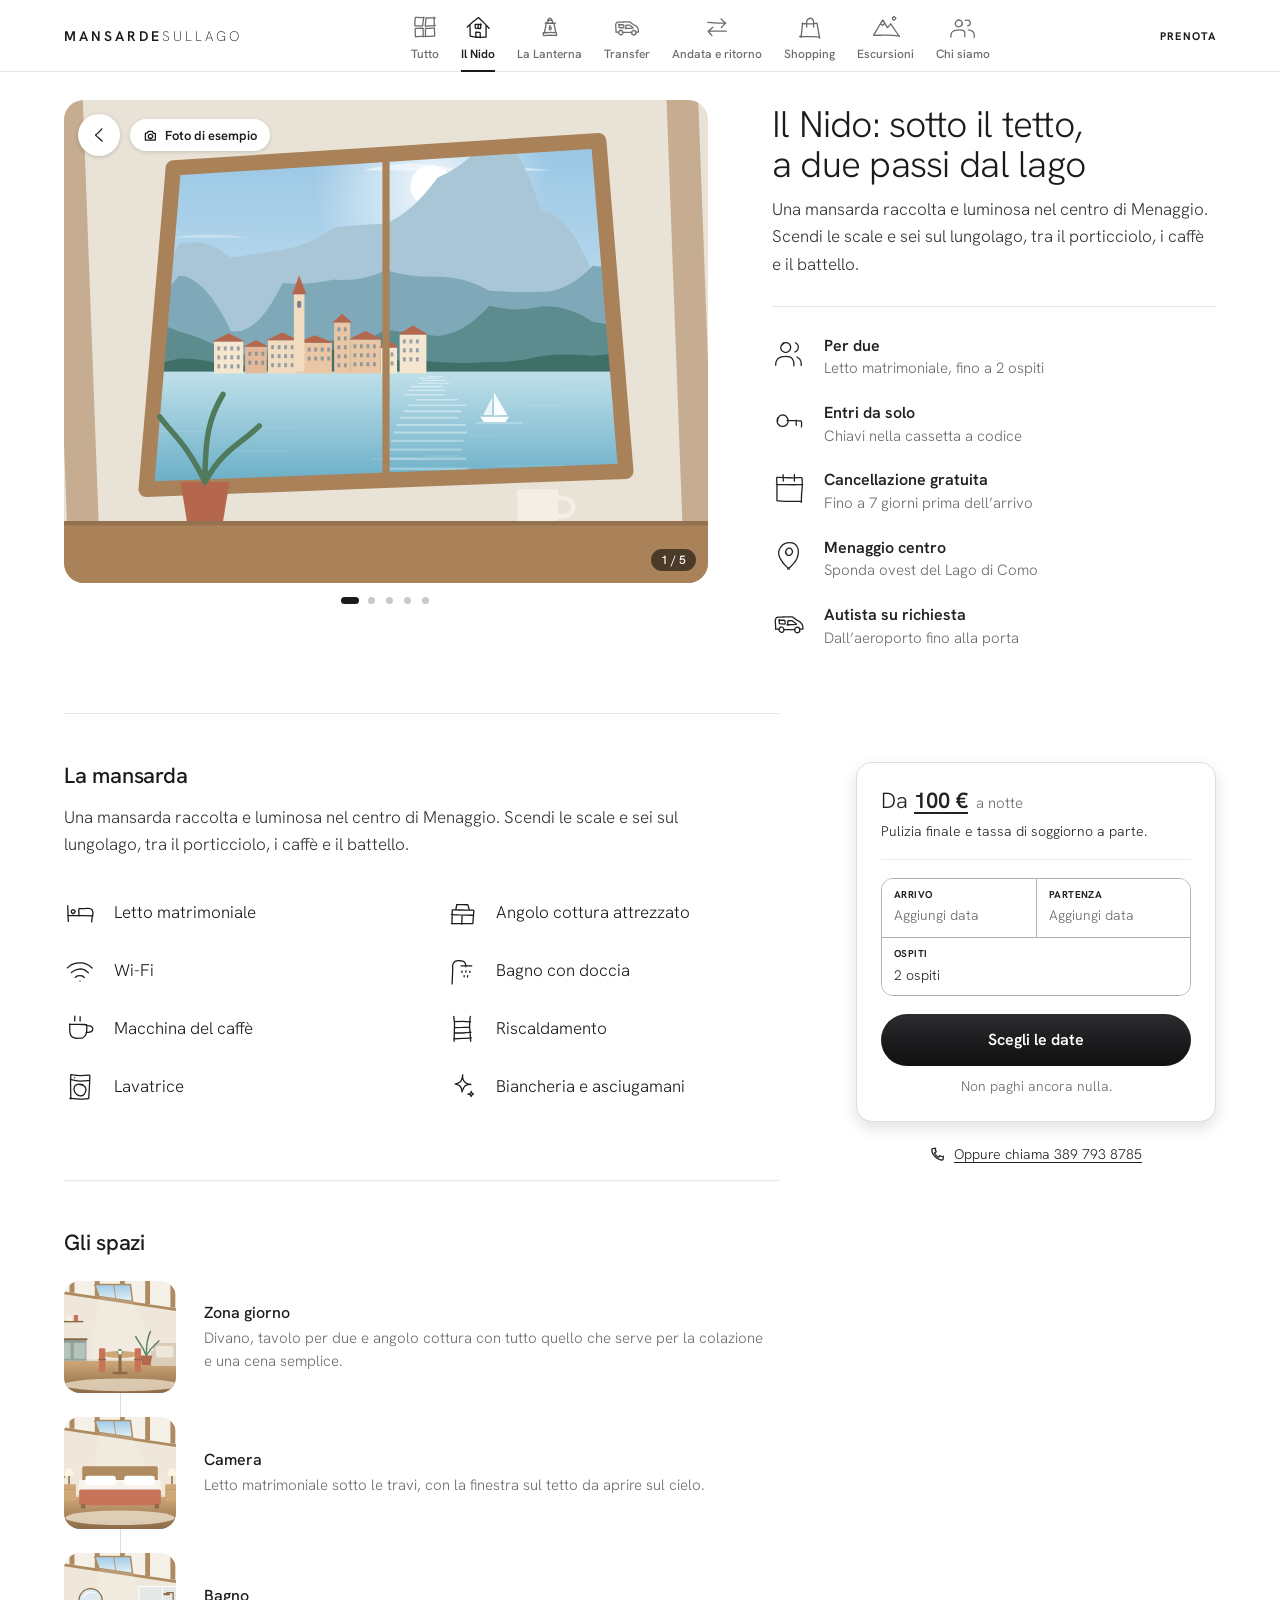
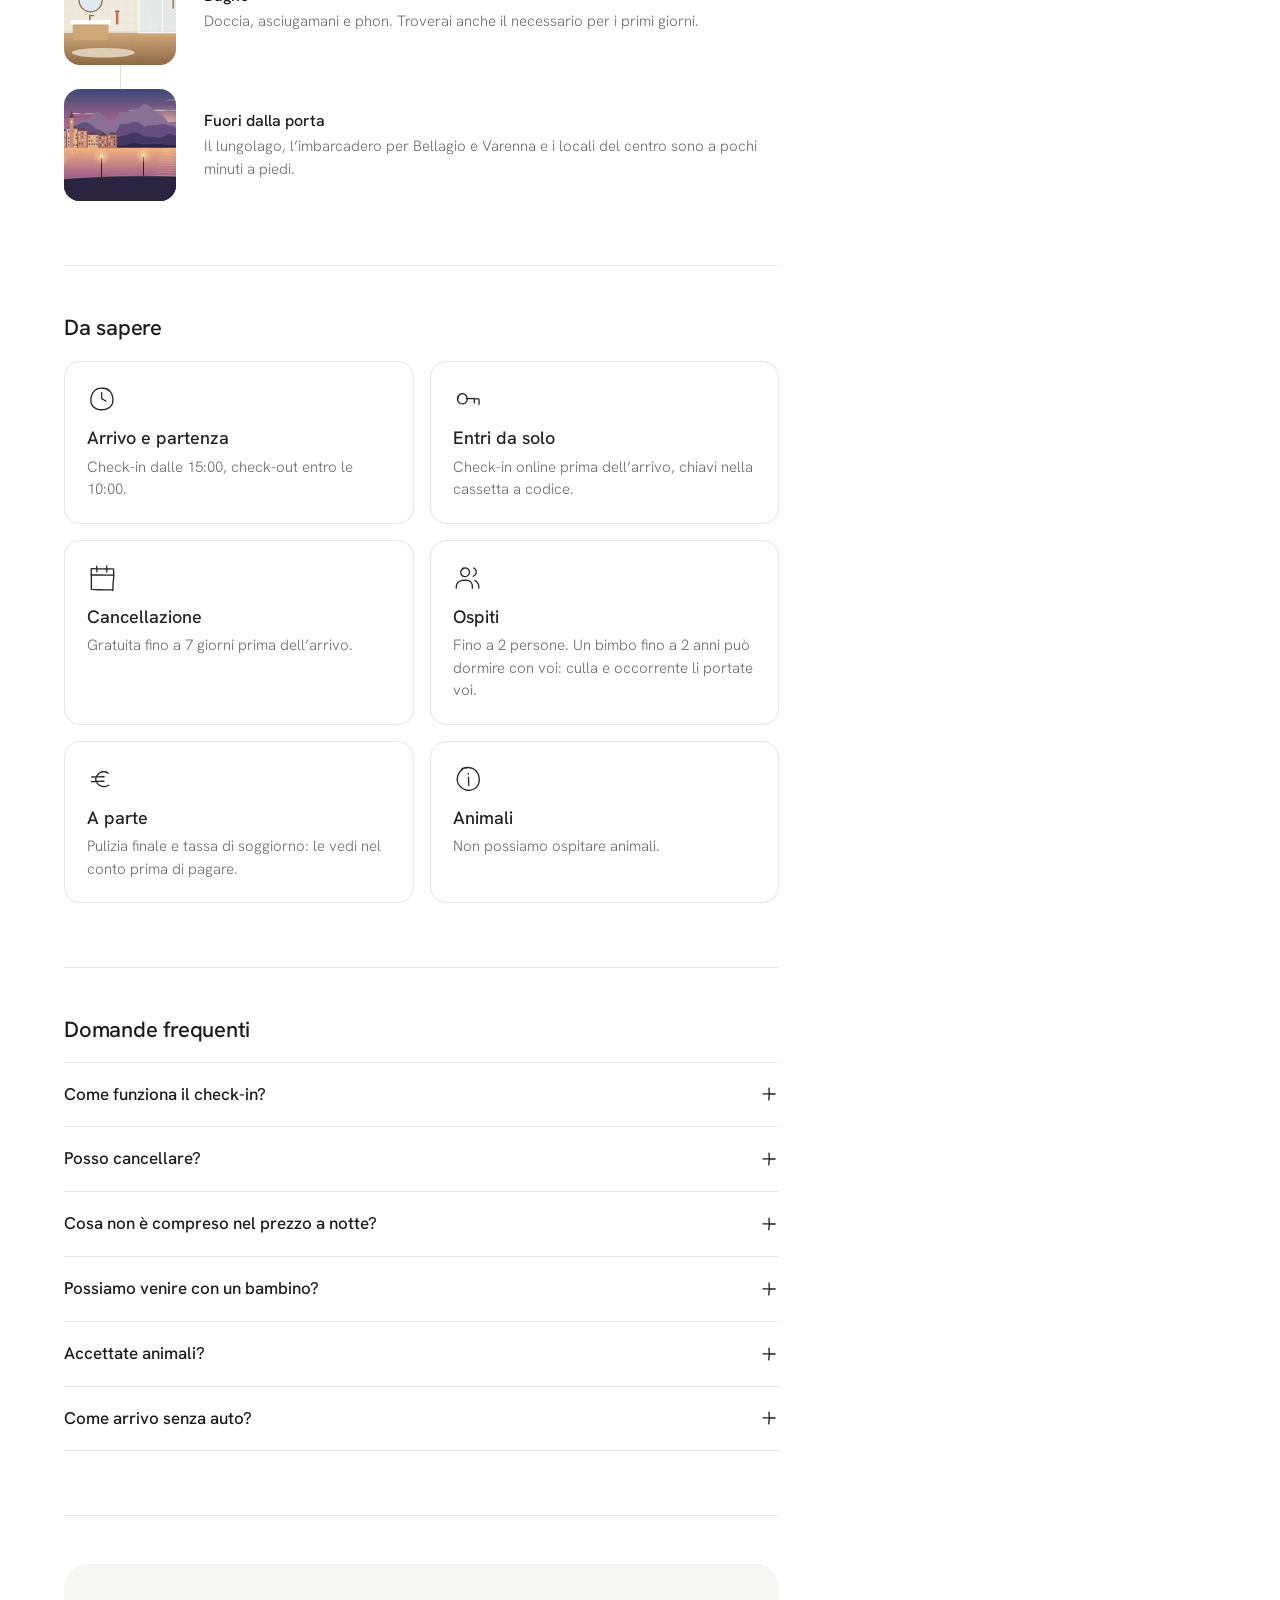
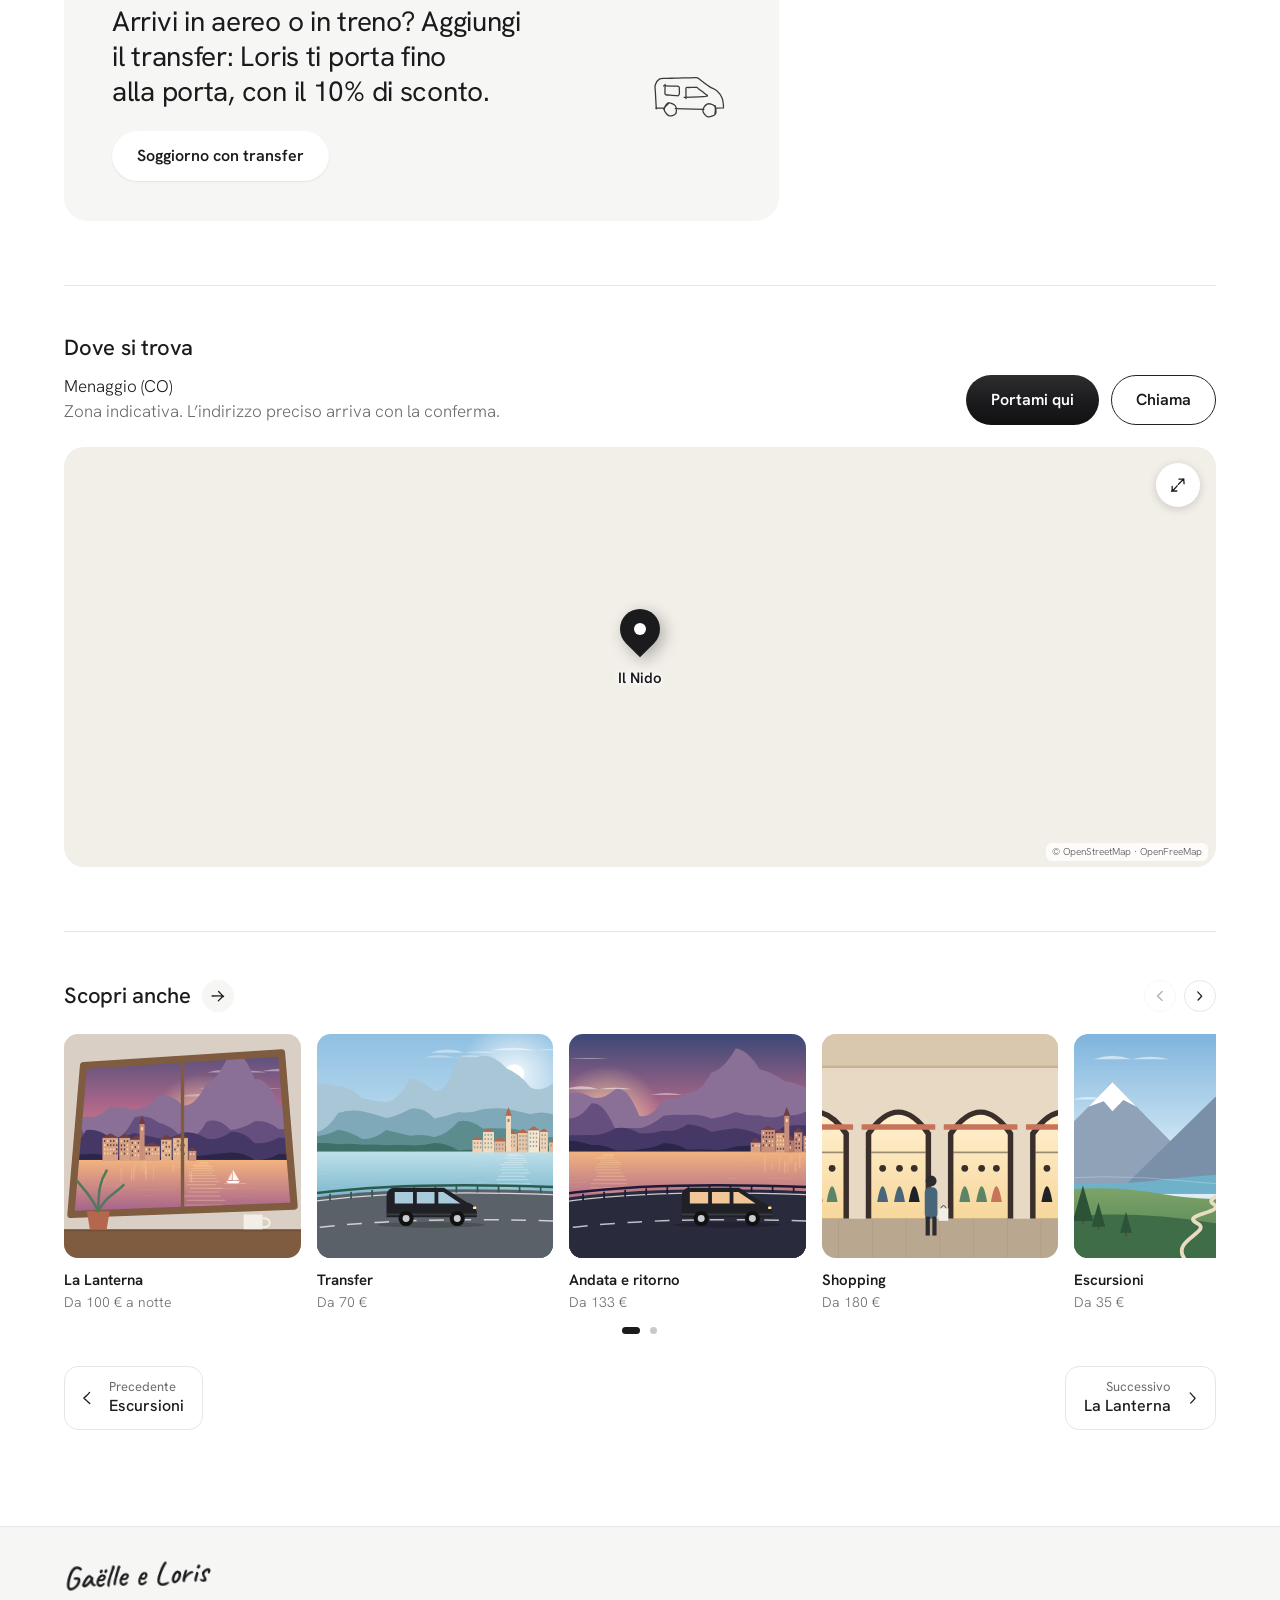
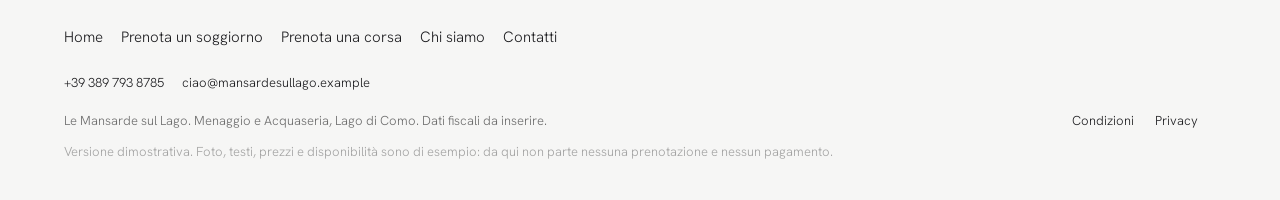
<file: il-nido.html>
<!doctype html>
<html lang="it">
	<head>
		<meta charset="utf-8" />
		<meta name="viewport" content="width=device-width, initial-scale=1, viewport-fit=cover" />
		<!-- Versione dimostrativa: i motori di ricerca non devono elencarla. Da togliere quando il sito vero va online. -->
		<meta name="robots" content="noindex, nofollow" />
		<link rel="icon" href="./favicon.svg" type="image/svg+xml" />
		<!-- Carattere Hanken Grotesk (licenza OFL) caricato dal sito stesso: nessuna chiamata ad altri server -->
		<link rel="preload" href="./fonts/hanken-grotesk-latin-300-normal.woff2" as="font" type="font/woff2" crossorigin />
		<style>
			@font-face { font-family: 'Hanken Grotesk'; font-style: normal; font-weight: 200; font-display: swap; src: url('./fonts/hanken-grotesk-latin-200-normal.woff2') format('woff2'); }
			@font-face { font-family: 'Hanken Grotesk'; font-style: normal; font-weight: 300; font-display: swap; src: url('./fonts/hanken-grotesk-latin-300-normal.woff2') format('woff2'); }
			@font-face { font-family: 'Hanken Grotesk'; font-style: normal; font-weight: 400; font-display: swap; src: url('./fonts/hanken-grotesk-latin-400-normal.woff2') format('woff2'); }
			@font-face { font-family: 'Hanken Grotesk'; font-style: normal; font-weight: 500; font-display: swap; src: url('./fonts/hanken-grotesk-latin-500-normal.woff2') format('woff2'); }
			@font-face { font-family: 'Hanken Grotesk'; font-style: normal; font-weight: 600; font-display: swap; src: url('./fonts/hanken-grotesk-latin-600-normal.woff2') format('woff2'); }
			@font-face { font-family: 'Hanken Grotesk'; font-style: normal; font-weight: 700; font-display: swap; src: url('./fonts/hanken-grotesk-latin-700-normal.woff2') format('woff2'); }
			/* Caveat (licenza OFL): scrittura a mano, solo per saluti e firma. Anche questo sta nel sito. */
			@font-face { font-family: 'Caveat'; font-style: normal; font-weight: 600; font-display: swap; src: url('./fonts/caveat-latin-600-normal.woff2') format('woff2'); }
		</style>
		<!-- Le foto provvisorie arrivano da Unsplash: il collegamento si prepara subito, così compaiono prima -->
		<link rel="preconnect" href="https://images.unsplash.com" crossorigin />
		<script>
			// Foto provvisoria che non arriva (rete assente, server bloccato): al suo posto l'illustrazione che sta nel sito.
			// Vale anche per il link che apre la foto in grande.
			function fotoRiserva(img) {
				var r = img.getAttribute('data-riserva');
				if (!r) return;
				img.removeAttribute('data-riserva');
				img.removeAttribute('srcset');
				img.removeAttribute('sizes');
				img.src = r;
				var a = img.closest ? img.closest('a[data-visore-link]') : null;
				if (a) a.setAttribute('href', r);
			}
			// l'avviso «foto non arrivata» si ascolta da qui, prima che le foto comincino a caricarsi
			document.addEventListener('error', function (e) { var t = e.target; if (t && t.tagName === 'IMG') fotoRiserva(t); }, true);
			// Col tasto indietro o ricaricando: niente animazioni d'entrata (tolto subito dopo il primo disegno)
			try {
				var nav = performance.getEntriesByType('navigation')[0];
				if (nav && (nav.type === 'back_forward' || nav.type === 'reload')) {
					var h = document.documentElement;
					h.classList.add('torna');
					addEventListener('load', function () { requestAnimationFrame(function () { requestAnimationFrame(function () { h.classList.remove('torna'); }); }); });
				}
			} catch (e) {}
			// Home con #tutto (icona "Tutto" da un'altra pagina): intestazione bianca senza sfumare dallo scuro (tolto dopo il primo disegno)
			if (location.hash === '#tutto' && !document.documentElement.classList.contains('torna')) {
				var ht = document.documentElement;
				ht.classList.add('a-tutto');
				addEventListener('load', function () { requestAnimationFrame(function () { requestAnimationFrame(function () { ht.classList.remove('a-tutto'); }); }); });
			}
		</script>
		<!--lix34t--><meta name="description" content="Una mansarda raccolta e luminosa nel centro di Menaggio. Scendi le scale e sei sul lungolago, tra il porticciolo, i caffè e il battello."/><!----><title>Il Nido, Menaggio | Le Mansarde sul Lago</title>
		<link href="./app/immutable/assets/_layout.m0WFRdXT.css" rel="stylesheet">
	</head>
	<body>
		<div style="display: contents"><!--[--><!--[0--><!--[--><header class="mm-header mm-header--chiaro" data-header=""><a class="mm-logo" href="./index.html" aria-label="Le Mansarde sul Lago, vai alla home">MANSARDE<span>SULLAGO</span></a> <a class="mm-header__link mm-header__link--stretto" href="./prenota.html">Prenota</a> <nav class="mm-sezioni " aria-label="Sezioni" data-chips=""><div class="mm-sezioni__in"><!--[--><a class="mm-sezione" href="./index.html#tutto" data-chip="tutto"><svg class="icon" width="28" height="28" viewBox="0 0 24 24" fill="none" stroke="currentColor" stroke-linecap="round" stroke-linejoin="round" aria-hidden="true" focusable="false"><path d="M10.9 3.6C10.9 3.6 10.2 9.3 10.1 10.2C10.1 10.5 10.2 10.6 10.1 10.8C10.1 10.9 9.9 11 9.8 11.1C9.6 11.2 9.5 11.1 9.2 11.1C8.3 11.1 4.5 11 3.8 11C3.6 11 3.6 11 3.5 11C3.4 10.9 3.3 10.8 3.3 10.7C3.2 10.6 3.3 10.6 3.3 10.4C3.3 9.6 3.5 5.8 3.6 4.8C3.6 4.5 3.6 4.4 3.7 4.2C3.8 4 4 3.9 4.2 3.8C4.4 3.7 4.5 3.8 4.9 3.8C5.9 3.8 11.3 4 11.3 4M12.2 11.6C12.2 11.6 12.7 5.8 12.8 4.9C12.9 4.7 12.8 4.6 12.9 4.5C12.9 4.4 13 4.3 13.1 4.2C13.2 4.2 13.3 4.3 13.5 4.3C14.3 4.3 20.7 4.2 20.7 4.2M19.8 3.6L20 11.6M20.8 10.8L12.3 11.3M10.7 19.9C10.7 19.9 5.4 20.3 4.5 20.3C4.3 20.4 4.2 20.4 4.1 20.4C3.9 20.3 3.8 20.2 3.8 20.1C3.7 20 3.8 19.9 3.8 19.6C3.7 18.8 3.6 15.2 3.6 14.3C3.6 13.9 3.5 13.8 3.6 13.6C3.6 13.4 3.8 13.3 3.9 13.2C4.1 13.1 4.2 13.2 4.5 13.2C5.3 13.1 9.1 13 9.9 13C10 13 10.1 12.9 10.2 13C10.3 13 10.4 13.1 10.4 13.2C10.4 13.2 10.4 13.3 10.4 13.5C10.4 14.3 10.5 20.4 10.5 20.4M12.4 20.4C12.4 20.4 12.4 14.6 12.4 13.8C12.4 13.6 12.3 13.5 12.4 13.4C12.4 13.3 12.5 13.2 12.6 13.2C12.8 13.1 12.9 13.2 13.1 13.2C14 13.2 18.2 13 19.1 12.9C19.4 12.9 19.6 12.8 19.7 12.9C19.9 12.9 20 13 20.1 13.2C20.2 13.3 20.1 13.4 20.1 13.7C20.1 14.5 20.3 18.3 20.3 19.1C20.3 19.3 20.4 19.4 20.3 19.5C20.3 19.6 20.2 19.7 20.1 19.8C20 19.8 19.9 19.8 19.7 19.8C18.7 19.8 11.8 20 11.8 20" vector-effect="non-scaling-stroke"></path></svg><!----><span>Tutto<!--[-1--><!--]--></span></a><a class="mm-sezione is-active" href="./il-nido.html" aria-current="page" data-chip="il-nido"><svg class="icon" width="28" height="28" viewBox="0 0 64 64" fill="none" stroke="currentColor" stroke-linecap="round" stroke-linejoin="round" aria-hidden="true" focusable="false"><path d="M7.4 32.1C7.4 32.1 15.9 24.1 20 20.5C23.9 17.2 30 12.4 31.6 11.2C32.1 10.9 32.2 10.7 32.5 10.6C32.7 10.5 33.1 10.5 33.4 10.6C33.7 10.7 33.7 10.9 34.1 11.2C35.5 12.5 41 17.8 44.6 21.5C48.7 25.6 57.3 34.8 57.3 34.8M13.7 26C13.7 26 13.8 35.8 13.9 40.1C13.9 43.8 14 48.5 14 50.5C14 51.3 13.8 51.7 14 52.2C14.2 52.7 14.6 53.2 15.1 53.4C15.6 53.7 16 53.5 16.9 53.6C19.5 53.9 27 55.1 32.3 55.4C37.7 55.7 46.5 55.3 48.8 55.2C49.3 55.2 49.6 55.3 49.9 55.2C50.1 55.1 50.4 54.8 50.5 54.6C50.7 54.3 50.6 54.1 50.5 53.6C50.5 51.8 50.5 46.4 50.5 42.5C50.4 38 50.4 28.3 50.4 28.3M27.1 55.5C27.1 55.5 26.9 47 26.8 45.4C26.8 44.9 26.6 44.7 26.7 44.5C26.8 44.2 27.1 44 27.3 43.9C27.6 43.8 27.8 44 28.3 44C29.4 44.1 33.1 44.3 34.5 44.3C35.1 44.3 35.5 44.1 36 44.3C36.3 44.4 36.7 44.8 36.9 45.2C37.1 45.6 36.9 46 37 46.7C37 48.5 37.2 56.4 37.2 56.4M38 25.1C38 25.1 38.1 32.1 38.2 33.6C38.2 34.1 38.3 34.4 38.2 34.7C38.1 35 37.9 35.3 37.6 35.4C37.3 35.5 37.1 35.4 36.6 35.4C35.2 35.4 30.5 35.3 28.9 35.2C28 35.2 27.6 35.3 27.1 35.1C26.6 34.8 26.1 34.4 25.9 33.8C25.4 32.6 25.7 29.6 25.7 28.4C25.7 27.7 25.5 27.4 25.7 27C25.8 26.6 26.1 26.3 26.5 26.1C26.8 26 27.1 26.2 27.7 26.2C29.6 26.2 39.5 26.3 39.5 26.3M32.3 25.8L32.3 35.9" vector-effect="non-scaling-stroke"></path></svg><!----><span>Il Nido<!--[-1--><!--]--></span></a><a class="mm-sezione" href="./la-lanterna.html" data-chip="la-lanterna"><svg class="icon" width="28" height="28" viewBox="0 0 64 64" fill="none" stroke="currentColor" stroke-linecap="round" stroke-linejoin="round" aria-hidden="true" focusable="false"><path d="M40.7 22C40.7 22 42.3 30.1 43.1 33.8C43.7 37.1 44.5 41.5 44.8 43.1C44.9 43.6 45.1 43.9 45 44.2C44.9 44.5 44.7 44.8 44.4 44.9C44.1 45 43.8 44.8 43.2 44.7C41.3 44.6 35.4 44.2 31.7 44.3C28.3 44.5 23.7 45.2 21.8 45.5C21 45.6 20.5 45.9 20.1 45.7C19.7 45.6 19.3 45.1 19.2 44.7C19.1 44.2 19.4 43.7 19.6 42.9C20 41.1 20.9 37.4 21.5 34.2C22.2 30.3 23.4 21.2 23.4 21.2M22.1 23.1L42.1 23.5M21 23L44.6 23.2M27.4 22.5C27.4 22.5 27.2 19.4 27.2 18.4C27.1 17.9 27 17.6 27.1 17.3C27.2 17 27.5 16.7 27.8 16.5C28.1 16.4 28.4 16.6 28.9 16.6C30.1 16.6 33.4 16.7 34.7 16.7C35.3 16.7 35.7 16.6 36.2 16.7C36.6 16.9 36.9 17.2 37.2 17.7C37.6 18.7 37.3 22.7 37.3 22.7M26.5 17.7C26.5 17.7 27.7 14.7 28.6 13.7C29.4 12.8 30.6 11.8 31.6 11.8C32.6 11.8 33.9 12.9 34.8 13.8C35.8 14.8 37.1 17.5 37.1 17.5M15.9 46.1C15.9 46.1 26.5 44.5 31.4 44.4C35.9 44.3 42.1 45 44.3 45.2C45.1 45.3 45.5 45.2 45.9 45.4C46.3 45.6 46.7 46 46.9 46.5C47.2 47.3 46.9 48.9 46.9 49.7C46.9 50.2 47 50.6 46.9 50.9C46.8 51.1 46.4 51.4 46.1 51.5C45.8 51.6 45.5 51.4 44.9 51.3C42.8 51.1 35.5 50.4 31.1 50.4C27.1 50.5 21.8 51.2 19.6 51.5C18.7 51.6 18.3 51.9 17.8 51.7C17.3 51.5 16.9 51.2 16.7 50.6C16.2 49.5 16.9 44.9 16.9 44.9M33.1 30.3C33.1 30.3 30.2 33.4 30.2 34.9C30.2 36.2 31.5 38.6 32.3 38.6C33.1 38.6 34.8 36.3 34.9 34.9C34.9 33.2 31.2 28.9 31.2 28.9" vector-effect="non-scaling-stroke"></path></svg><!----><span>La Lanterna<!--[-1--><!--]--></span></a><a class="mm-sezione" href="./transfer.html" data-chip="transfer"><svg class="icon" width="28" height="28" viewBox="0 0 64 64" fill="none" stroke="currentColor" stroke-linecap="round" stroke-linejoin="round" aria-hidden="true" focusable="false"><path d="M7.1 44C7.1 44 6.8 39.4 6.7 37.2C6.6 35.3 6.5 33.5 6.4 31.6C6.4 29.7 5.8 27.6 6.3 25.9C6.8 24.2 8 22.2 9.4 21.4C10.9 20.5 13.3 21 15.2 20.9C17.2 20.7 19.2 20.8 21.1 20.7C23.1 20.6 25.1 20.6 27.1 20.5C29 20.5 31.1 20.4 32.8 20.4C34.3 20.4 35.9 20.4 36.7 20.3C37.2 20.3 37.4 20.3 37.7 20.3C38.1 20.4 38.5 20.5 38.8 20.6C39.1 20.8 39.2 21 39.6 21.2C40.3 21.8 41.7 22.9 43 23.8C44.5 24.9 46.2 26.2 47.9 27.3C49.6 28.4 51.9 29 53.4 30.4C55 31.8 56.4 33.7 57.2 35.8C58 37.8 58.3 42.7 58.3 42.7M6.6 43.5L12.5 43.5M21.6 43.9L43.3 44.5M52.3 43.5L58.3 43.4M16.3 40.1C16.3 40.1 13.1 42.9 13.1 44.4C13.1 46 15.1 48.7 16.6 49.3C18 49.8 21 49 21.8 47.8C22.7 46.6 22.6 43.3 21.7 41.9C20.8 40.5 17.7 39.2 16.2 39.6C14.7 40 12.7 44.4 12.7 44.4M51.8 47.7C51.8 47.7 52.5 43.1 51.5 41.9C50.5 40.6 47.3 39.8 45.8 40.4C44.3 41 42.5 43.9 42.6 45.5C42.7 47.1 44.7 49.7 46.3 50.1C47.9 50.5 51.2 49.3 52.2 47.9C53.1 46.5 51.9 41.6 51.9 41.6M12.6 26.6C12.6 26.6 20.7 26.8 22.5 26.8C23.1 26.8 23.4 26.7 23.8 26.9C24.1 27 24.5 27.4 24.6 27.8C24.8 28.1 24.6 28.6 24.6 29.1C24.6 30.1 24.9 32.4 24.5 33.2C24.3 33.6 23.9 33.9 23.6 34.1C23.1 34.2 22.7 34 22.1 34C20.7 33.9 17.2 33.6 15.9 33.5C15.3 33.5 14.9 33.6 14.5 33.4C14.2 33.3 13.9 32.9 13.7 32.6C13.6 32.2 13.7 31.9 13.7 31.3C13.7 30 13.8 25.4 13.8 25.4M29.7 36.2C29.7 36.2 29.7 30.9 29.7 29.6C29.7 29.1 29.5 28.8 29.6 28.5C29.7 28.2 30 27.9 30.3 27.8C30.5 27.7 30.8 27.8 31.3 27.8C32.3 27.8 35.3 27.7 36.3 27.7C36.8 27.7 37 27.6 37.3 27.6C37.7 27.7 38.1 27.8 38.4 28C38.7 28.2 38.8 28.4 39.2 28.7C40.3 29.5 43.8 32.3 45 33.1C45.4 33.4 45.8 33.5 45.9 33.8C46 33.9 46 34.2 45.9 34.3C45.7 34.5 45.3 34.4 44.7 34.5C42.4 34.7 28.3 35.3 28.3 35.3" vector-effect="non-scaling-stroke"></path></svg><!----><span>Transfer<!--[-1--><!--]--></span></a><a class="mm-sezione" href="./andata-ritorno.html" data-chip="andata-ritorno"><svg class="icon" width="28" height="28" viewBox="0 0 64 64" fill="none" stroke="currentColor" stroke-linecap="round" stroke-linejoin="round" aria-hidden="true" focusable="false"><path d="M11 21.3C11 21.3 20.9 22.1 25.7 22.4C30.2 22.7 34.5 22.9 38.9 23C43.3 23.1 52.3 23 52.3 23M41.5 13.7C41.5 13.7 49.1 21.1 50.3 22.3C50.7 22.6 50.9 22.6 51 22.9C51.1 23.1 51.1 23.4 51 23.6C50.9 23.9 50.7 23.9 50.4 24.3C49.3 25.5 42.1 33 42.1 33M53.5 41.3C53.5 41.3 43.7 41.4 39 41.4C34.4 41.4 30 41.3 25.4 41.3C20.8 41.3 11.6 41.4 11.6 41.4M22.2 32.5C22.2 32.5 14.5 39.9 13.3 41.2C12.9 41.6 12.7 41.6 12.6 41.9C12.5 42.1 12.5 42.5 12.6 42.7C12.6 43 12.8 43 13.1 43.4C14.2 44.6 20.5 51.6 20.5 51.6" vector-effect="non-scaling-stroke"></path></svg><!----><span>Andata<!--[0--><span class="mm-sezione__resto"> e ritorno</span><!--]--></span></a><a class="mm-sezione" href="./shopping.html" data-chip="shopping"><svg class="icon" width="28" height="28" viewBox="0 0 64 64" fill="none" stroke="currentColor" stroke-linecap="round" stroke-linejoin="round" aria-hidden="true" focusable="false"><path d="M11.5 55.6C11.5 55.6 12.8 44.7 13.4 39.2C14 33.6 15.2 22.5 15.2 22.5M14 24C14 24 26 24.8 31.6 24.7C36.7 24.6 44.2 23.8 46.3 23.5C46.9 23.5 47.1 23.3 47.4 23.3C47.8 23.4 48.1 23.7 48.3 24C48.4 24.3 48.3 24.6 48.4 25.2C48.7 27.3 49.9 34.6 50.8 39.6C51.8 45.3 54.1 57.4 54.1 57.4M54.5 55C54.5 55 44.6 54.3 39.8 54.1C35.1 53.9 30.8 53.9 25.9 53.9C20.3 53.8 8.2 53.7 8.2 53.7M24.5 32C24.5 32 24.4 27.5 24.4 25.4C24.5 23.4 24.1 21.4 24.5 19.5C25 17.6 25.8 15.5 27.1 14.2C28.4 13 30.7 12 32.5 12C34.2 12 36.5 13.1 37.7 14.4C39.1 15.7 39.8 17.9 40.2 19.7C40.6 21.6 40.2 23.6 40.2 25.6C40.2 27.8 40.3 32.4 40.3 32.4" vector-effect="non-scaling-stroke"></path></svg><!----><span>Shopping<!--[-1--><!--]--></span></a><a class="mm-sezione" href="./escursioni.html" data-chip="escursioni"><svg class="icon" width="28" height="28" viewBox="0 0 64 64" fill="none" stroke="currentColor" stroke-linecap="round" stroke-linejoin="round" aria-hidden="true" focusable="false"><path d="M63.3 52.7C63.3 52.7 52.7 51.7 47.5 51.3C42.6 51 37.7 50.6 32.8 50.6C28 50.5 23.1 50.8 18.4 50.9C13.8 50.9 6.8 51 5 51.1C4.5 51.1 4.3 51.2 4.1 51.1C3.9 51.1 3.8 50.9 3.8 50.7C3.8 50.5 4 50.3 4.2 49.9C5.1 48.4 8.4 42.8 10.6 39.1C12.9 35.3 15.4 31.2 17.6 27.4C19.8 23.8 22.9 18.6 23.9 17C24.2 16.6 24.2 16.2 24.5 16.1C24.7 16 25 16 25.1 16.1C25.4 16.2 25.4 16.5 25.6 17C26.8 19 33.5 30.4 34.7 32.4C35 32.8 35 33.1 35.3 33.2C35.5 33.3 35.8 33.3 36 33.2C36.2 33.1 36.3 32.8 36.6 32.5C37.4 31.3 40.7 26.9 41.6 25.8C41.9 25.3 41.9 25 42.2 24.9C42.4 24.8 42.8 24.8 43 24.9C43.3 25.1 43.3 25.4 43.6 25.8C44.8 27.6 49.1 34 52.1 38.4C55.5 43.4 62.9 54.3 62.9 54.3M19.3 24.4C19.3 24.4 22 26.6 22.8 27.2C23.2 27.5 23.4 27.8 23.7 27.9C24.1 28 24.5 28 24.8 27.9C25.1 27.7 25.2 27.4 25.6 27C26.3 26.2 28.9 23.5 28.9 23.5M54.7 12.1C54.7 12.1 51.9 8.2 50.5 8.2C49.1 8.2 46.5 10.9 46.5 12.2C46.5 13.5 49.1 16.2 50.4 16.2C51.7 16.2 54.3 13.4 54.3 12.1C54.2 10.9 50.5 8.6 50.5 8.6" vector-effect="non-scaling-stroke"></path></svg><!----><span>Escursioni<!--[-1--><!--]--></span></a><a class="mm-sezione" href="./chi-siamo.html" data-chip="chi-siamo"><svg class="icon" width="28" height="28" viewBox="0 0 64 64" fill="none" stroke="currentColor" stroke-linecap="round" stroke-linejoin="round" aria-hidden="true" focusable="false"><path d="M28.7 29.2C28.7 29.2 30.8 25.3 30.7 23.4C30.6 21.6 29.4 19.3 27.9 18C26.5 16.8 23.9 15.9 22 16C20.2 16.1 17.8 17.3 16.6 18.7C15.3 20.1 14.3 22.6 14.4 24.4C14.4 26.2 15.5 28.5 16.8 29.7C18.2 30.9 20.7 31.7 22.5 31.5C24.5 31.4 26.9 30.1 28.1 28.7C29.3 27.4 30 23.5 30 23.5M4.4 55C4.4 55 4.2 50.3 4.8 48.3C5.3 46.4 6.1 44.4 7.4 43.1C8.7 41.7 10.9 40.9 12.8 40.2C14.7 39.5 16.8 39.2 18.8 38.9C20.7 38.6 22.7 38.4 24.7 38.4C26.6 38.4 28.5 38.3 30.2 38.9C31.9 39.4 33.7 40.2 34.7 41.5C35.7 42.9 36 45 36.2 46.9C36.4 49.1 35.7 53.9 35.7 53.9M37.4 17.1C37.4 17.1 42.1 15.7 43.9 16.3C45.6 16.9 47.5 18.7 48.2 20.4C48.9 22 49 24.5 48.2 26C47.3 27.6 42.8 29.5 42.8 29.5M44.4 38.5C44.4 38.5 48.8 39.3 50.7 40.2C52.5 41.1 54.4 42.1 55.5 43.6C56.7 45 57.3 47 57.6 49C58 51 57.6 55.6 57.6 55.6" vector-effect="non-scaling-stroke"></path></svg><!----><span>Chi siamo<!--[-1--><!--]--></span></a><!--]--></div></nav><!----> <a class="mm-header__link mm-header__link--largo" href="./prenota.html">Prenota</a></header><!----> <main id="contenuto"><!--[--><div class="v3-contenuto v3-testa"><div class="v3-scheda__testa "><div class="v3-scheda__capo"><h1 class="v3-scheda__titolo"><!--[-1--><!--]--><!--[0--><span class="solo-tel">Sotto il tetto, a due passi dal lago</span><span class="solo-pc">Il Nido: sotto il tetto, a due passi dal lago</span><!--]--></h1> <!--[0--><p class="v3-scheda__intro"><!--[0--><span class="solo-tel">Mansarda per due nel centro di Menaggio, a pochi passi dal lago.</span><span class="solo-pc">Una mansarda raccolta e luminosa nel centro di Menaggio. Scendi le scale e sei sul lungolago, tra il porticciolo, i caffè e il battello.</span><!--]--></p><!--]--> <!--[0--><ul class="v3-scheda__lista"><!--[--><li><svg class="icon" width="34" height="34" viewBox="0 0 24 24" fill="none" stroke="currentColor" stroke-linecap="round" stroke-linejoin="round" aria-hidden="true" focusable="false"><path d="M2.6 20C2.6 20 2.6 18.2 2.9 17.4C3.1 16.7 3.6 16 4.1 15.4C4.6 14.9 5.4 14.5 6.1 14.2C6.8 13.9 7.7 13.9 8.5 13.8C9.2 13.7 10 13.7 10.8 13.8C11.5 13.9 12.3 13.9 12.9 14.2C13.5 14.5 14.1 15 14.5 15.6C14.9 16.2 15.2 17 15.4 17.7C15.6 18.5 15.4 20.3 15.4 20.3M8.3 4C8.3 4 7.1 4.9 6.8 5.5C6.4 6.1 6.1 6.9 6.2 7.6C6.2 8.3 6.5 9.1 6.9 9.6C7.4 10.1 8.1 10.5 8.7 10.7C9.4 10.9 10.3 10.8 10.9 10.6C11.6 10.3 12.2 9.8 12.6 9.2C13 8.6 13.2 7.8 13.2 7.1C13.1 6.4 12.8 5.6 12.4 5.1C11.9 4.6 11.2 4.2 10.5 4C9.8 3.9 9 4 8.4 4.3C7.9 4.6 7 5.7 7 5.7M16.6 4C16.6 4 17.8 4.8 18.1 5.4C18.5 5.9 18.6 6.6 18.6 7.3C18.6 7.9 18.3 8.6 18 9.2C17.6 9.8 16.1 10.6 16.1 10.6M17.6 14.1C17.6 14.1 18.7 14.8 19.1 15.2C19.6 15.6 19.9 16.1 20.1 16.6C20.4 17.1 20.5 17.7 20.6 18.3C20.7 18.9 20.6 20.1 20.6 20.1" vector-effect="non-scaling-stroke"></path></svg><!----><span><strong>Per due</strong><small>Letto matrimoniale, fino a 2 ospiti</small></span></li><li><svg class="icon" width="34" height="34" viewBox="0 0 24 24" fill="none" stroke="currentColor" stroke-linecap="round" stroke-linejoin="round" aria-hidden="true" focusable="false"><path d="M4.1 9.6C4.1 9.6 3.6 11.1 3.6 11.9C3.6 12.6 3.8 13.5 4.2 14.1C4.6 14.7 5.3 15.3 6 15.6C6.7 15.8 7.6 15.9 8.3 15.8C9 15.6 9.8 15.2 10.3 14.7C10.8 14.2 11.2 13.5 11.3 12.8C11.4 12.1 11.4 11.2 11.1 10.5C10.9 9.8 10.4 9.1 9.9 8.6C9.4 8.2 8.6 7.8 7.9 7.7C7.2 7.7 6.4 7.8 5.8 8.1C5.2 8.5 4.7 9.1 4.4 9.8C4.1 10.4 4 11.9 4 11.9M10.6 11.7C10.6 11.7 14.3 11.7 15.9 11.7C17.2 11.8 18.8 11.9 19.6 11.9C19.9 11.9 20.1 11.8 20.3 11.9C20.5 12 20.7 12.2 20.8 12.5C21 13.1 20.8 16.2 20.8 16.2M17 11.4L17.1 15" vector-effect="non-scaling-stroke"></path></svg><!----><span><strong>Entri da solo</strong><small>Chiavi nella cassetta a codice</small></span></li><li><svg class="icon" width="34" height="34" viewBox="0 0 24 24" fill="none" stroke="currentColor" stroke-linecap="round" stroke-linejoin="round" aria-hidden="true" focusable="false"><path d="M20.9 21.4C20.9 21.4 16.8 21.5 14.8 21.5C12.8 21.5 10.8 21.5 8.9 21.4C7.2 21.3 4.7 21.1 4 21.1C3.8 21.1 3.8 21.1 3.7 21.1C3.6 21.1 3.5 21 3.5 20.9C3.5 20.7 3.5 20.7 3.5 20.5C3.5 19.8 3.5 17.3 3.5 15.6C3.5 13.8 3.5 11.7 3.5 9.9C3.4 8.3 3.3 5.9 3.3 5.2C3.3 5 3.2 4.9 3.3 4.8C3.3 4.7 3.4 4.6 3.5 4.5C3.6 4.5 3.7 4.5 3.9 4.5C4.7 4.5 7.2 4.6 8.9 4.7C10.9 4.7 13.1 4.8 15 4.8C16.9 4.8 19.5 4.7 20.3 4.7C20.6 4.7 20.7 4.6 20.8 4.7C21 4.7 21.1 4.9 21.2 5C21.3 5.1 21.2 5.2 21.2 5.5C21.3 6.2 21.4 8.5 21.4 10.1C21.4 11.9 21.1 14 20.9 15.9C20.8 18 20.7 22.1 20.7 22.1M3.1 9.4C3.1 9.4 7.2 9.5 9.2 9.6C11.2 9.7 13.2 9.7 15.3 9.7C17.4 9.7 21.7 9.5 21.7 9.5M7.8 2.5L8 7.1M15.8 2.4L15.8 7.1" vector-effect="non-scaling-stroke"></path></svg><!----><span><strong>Cancellazione gratuita</strong><small>Fino a 7 giorni prima dell’arrivo</small></span></li><li><svg class="icon" width="34" height="34" viewBox="0 0 24 24" fill="none" stroke="currentColor" stroke-linecap="round" stroke-linejoin="round" aria-hidden="true" focusable="false"><path d="M12.2 21.2C12.2 21.2 10.6 19.9 10 19.3C9.4 18.7 9 18.2 8.5 17.7C8.1 17.2 7.6 16.6 7.2 16C6.8 15.4 6.4 14.8 6.1 14.2C5.7 13.6 5.4 13 5.2 12.3C4.9 11.7 4.7 11 4.7 10.3C4.7 9.5 4.8 8.8 5 8C5.2 7.3 5.6 6.5 6.1 5.9C6.5 5.2 7.1 4.6 7.7 4.1C8.3 3.6 9 3.2 9.8 2.9C10.5 2.6 11.3 2.5 12 2.5C12.8 2.5 13.6 2.6 14.3 2.8C15 3 15.7 3.3 16.3 3.7C16.8 4.1 17.3 4.7 17.7 5.3C18.1 5.9 18.3 6.6 18.4 7.3C18.6 8 18.6 8.8 18.6 9.6C18.5 10.3 18.4 11.1 18.2 11.8C18 12.5 17.8 13.2 17.5 13.9C17.2 14.5 16.8 15.2 16.4 15.8C16 16.4 15.5 17 15 17.5C14.5 18.1 14 18.6 13.4 19.2C12.7 19.8 11.1 21.2 11.1 21.2M9.4 9.2C9.4 9.2 10 10.7 10.5 11.1C11 11.5 11.9 11.7 12.6 11.5C13.2 11.3 13.9 10.7 14.2 10.1C14.5 9.5 14.5 8.5 14.2 7.9C13.9 7.3 13.2 6.7 12.6 6.5C12 6.4 11 6.7 10.5 7.2C10 7.6 9.6 8.6 9.7 9.2C9.7 9.8 10.6 10.9 10.6 10.9" vector-effect="non-scaling-stroke"></path></svg><!----><span><strong>Menaggio centro</strong><small>Sponda ovest del Lago di Como</small></span></li><li><svg class="icon" width="34" height="34" viewBox="0 0 64 64" fill="none" stroke="currentColor" stroke-linecap="round" stroke-linejoin="round" aria-hidden="true" focusable="false"><path d="M7.1 44C7.1 44 6.8 39.4 6.7 37.2C6.6 35.3 6.5 33.5 6.4 31.6C6.4 29.7 5.8 27.6 6.3 25.9C6.8 24.2 8 22.2 9.4 21.4C10.9 20.5 13.3 21 15.2 20.9C17.2 20.7 19.2 20.8 21.1 20.7C23.1 20.6 25.1 20.6 27.1 20.5C29 20.5 31.1 20.4 32.8 20.4C34.3 20.4 35.9 20.4 36.7 20.3C37.2 20.3 37.4 20.3 37.7 20.3C38.1 20.4 38.5 20.5 38.8 20.6C39.1 20.8 39.2 21 39.6 21.2C40.3 21.8 41.7 22.9 43 23.8C44.5 24.9 46.2 26.2 47.9 27.3C49.6 28.4 51.9 29 53.4 30.4C55 31.8 56.4 33.7 57.2 35.8C58 37.8 58.3 42.7 58.3 42.7M6.6 43.5L12.5 43.5M21.6 43.9L43.3 44.5M52.3 43.5L58.3 43.4M16.3 40.1C16.3 40.1 13.1 42.9 13.1 44.4C13.1 46 15.1 48.7 16.6 49.3C18 49.8 21 49 21.8 47.8C22.7 46.6 22.6 43.3 21.7 41.9C20.8 40.5 17.7 39.2 16.2 39.6C14.7 40 12.7 44.4 12.7 44.4M51.8 47.7C51.8 47.7 52.5 43.1 51.5 41.9C50.5 40.6 47.3 39.8 45.8 40.4C44.3 41 42.5 43.9 42.6 45.5C42.7 47.1 44.7 49.7 46.3 50.1C47.9 50.5 51.2 49.3 52.2 47.9C53.1 46.5 51.9 41.6 51.9 41.6M12.6 26.6C12.6 26.6 20.7 26.8 22.5 26.8C23.1 26.8 23.4 26.7 23.8 26.9C24.1 27 24.5 27.4 24.6 27.8C24.8 28.1 24.6 28.6 24.6 29.1C24.6 30.1 24.9 32.4 24.5 33.2C24.3 33.6 23.9 33.9 23.6 34.1C23.1 34.2 22.7 34 22.1 34C20.7 33.9 17.2 33.6 15.9 33.5C15.3 33.5 14.9 33.6 14.5 33.4C14.2 33.3 13.9 32.9 13.7 32.6C13.6 32.2 13.7 31.9 13.7 31.3C13.7 30 13.8 25.4 13.8 25.4M29.7 36.2C29.7 36.2 29.7 30.9 29.7 29.6C29.7 29.1 29.5 28.8 29.6 28.5C29.7 28.2 30 27.9 30.3 27.8C30.5 27.7 30.8 27.8 31.3 27.8C32.3 27.8 35.3 27.7 36.3 27.7C36.8 27.7 37 27.6 37.3 27.6C37.7 27.7 38.1 27.8 38.4 28C38.7 28.2 38.8 28.4 39.2 28.7C40.3 29.5 43.8 32.3 45 33.1C45.4 33.4 45.8 33.5 45.9 33.8C46 33.9 46 34.2 45.9 34.3C45.7 34.5 45.3 34.4 44.7 34.5C42.4 34.7 28.3 35.3 28.3 35.3" vector-effect="non-scaling-stroke"></path></svg><!----><span><strong>Autista su richiesta</strong><small>Dall’aeroporto fino alla porta</small></span></li><!--]--></ul><!--]--></div> <div class="v3-scheda__media"><div class="v3-scheda__img v3-galleria" data-galleria=""><!--[0--><div class="v3-galleria__riga" data-galleria-riga=""><!--[--><a class="v3-galleria__foto" href="https://images.unsplash.com/photo-1654011905292-c342dd9fc433?auto=format&amp;q=70&amp;w=1600&amp;fit=max" data-visore-link="" data-visore-gruppo="galleria" data-visore-apri="griglia" aria-label="Guarda tutte le foto (5)"><img src="https://images.unsplash.com/photo-1654011905292-c342dd9fc433?auto=format&amp;q=70&amp;w=1024&amp;h=683&amp;fit=crop" srcset="https://images.unsplash.com/photo-1654011905292-c342dd9fc433?auto=format&amp;q=70&amp;w=640&amp;h=427&amp;fit=crop 640w, https://images.unsplash.com/photo-1654011905292-c342dd9fc433?auto=format&amp;q=70&amp;w=1024&amp;h=683&amp;fit=crop 1024w, https://images.unsplash.com/photo-1654011905292-c342dd9fc433?auto=format&amp;q=70&amp;w=1600&amp;h=1067&amp;fit=crop 1600w, https://images.unsplash.com/photo-1654011905292-c342dd9fc433?auto=format&amp;q=70&amp;w=2400&amp;h=1601&amp;fit=crop 2400w" sizes="(min-width: 1024px) 50vw, 100vw" alt="Il lago visto da un loggiato con le colonne" width="1600" height="1067" loading="eager" fetchpriority="high" data-riserva="./foto/nido-1.svg"/><!----></a><a class="v3-galleria__foto" href="https://images.unsplash.com/photo-1534595038511-9f219fe0c979?auto=format&amp;q=70&amp;w=1600&amp;fit=max" data-visore-link="" data-visore-gruppo="galleria" data-visore-apri="griglia" aria-label="Guarda tutte le foto (5)"><img src="https://images.unsplash.com/photo-1534595038511-9f219fe0c979?auto=format&amp;q=70&amp;w=1024&amp;h=683&amp;fit=crop" srcset="https://images.unsplash.com/photo-1534595038511-9f219fe0c979?auto=format&amp;q=70&amp;w=640&amp;h=427&amp;fit=crop 640w, https://images.unsplash.com/photo-1534595038511-9f219fe0c979?auto=format&amp;q=70&amp;w=1024&amp;h=683&amp;fit=crop 1024w, https://images.unsplash.com/photo-1534595038511-9f219fe0c979?auto=format&amp;q=70&amp;w=1600&amp;h=1067&amp;fit=crop 1600w, https://images.unsplash.com/photo-1534595038511-9f219fe0c979?auto=format&amp;q=70&amp;w=2400&amp;h=1601&amp;fit=crop 2400w" sizes="(min-width: 1024px) 50vw, 100vw" alt="Zona giorno di una mansarda con le finestre sul tetto" width="1600" height="1067" loading="lazy" decoding="async" data-riserva="./foto/nido-2.svg"/><!----></a><a class="v3-galleria__foto" href="https://images.unsplash.com/photo-1727270921836-3d51d25d9e33?auto=format&amp;q=70&amp;w=1600&amp;fit=max" data-visore-link="" data-visore-gruppo="galleria" data-visore-apri="griglia" aria-label="Guarda tutte le foto (5)"><img src="https://images.unsplash.com/photo-1727270921836-3d51d25d9e33?auto=format&amp;q=70&amp;w=1024&amp;h=683&amp;fit=crop" srcset="https://images.unsplash.com/photo-1727270921836-3d51d25d9e33?auto=format&amp;q=70&amp;w=640&amp;h=427&amp;fit=crop 640w, https://images.unsplash.com/photo-1727270921836-3d51d25d9e33?auto=format&amp;q=70&amp;w=1024&amp;h=683&amp;fit=crop 1024w, https://images.unsplash.com/photo-1727270921836-3d51d25d9e33?auto=format&amp;q=70&amp;w=1600&amp;h=1067&amp;fit=crop 1600w, https://images.unsplash.com/photo-1727270921836-3d51d25d9e33?auto=format&amp;q=70&amp;w=2400&amp;h=1601&amp;fit=crop 2400w" sizes="(min-width: 1024px) 50vw, 100vw" alt="Camera in mansarda con le travi a vista" width="1600" height="1067" loading="lazy" decoding="async" data-riserva="./foto/nido-3.svg"/><!----></a><a class="v3-galleria__foto" href="https://images.unsplash.com/photo-1639751898256-e80ef909ea8d?auto=format&amp;q=70&amp;w=1600&amp;fit=max" data-visore-link="" data-visore-gruppo="galleria" data-visore-apri="griglia" aria-label="Guarda tutte le foto (5)"><img src="https://images.unsplash.com/photo-1639751898256-e80ef909ea8d?auto=format&amp;q=70&amp;w=1024&amp;h=683&amp;fit=crop" srcset="https://images.unsplash.com/photo-1639751898256-e80ef909ea8d?auto=format&amp;q=70&amp;w=640&amp;h=427&amp;fit=crop 640w, https://images.unsplash.com/photo-1639751898256-e80ef909ea8d?auto=format&amp;q=70&amp;w=1024&amp;h=683&amp;fit=crop 1024w, https://images.unsplash.com/photo-1639751898256-e80ef909ea8d?auto=format&amp;q=70&amp;w=1600&amp;h=1067&amp;fit=crop 1600w, https://images.unsplash.com/photo-1639751898256-e80ef909ea8d?auto=format&amp;q=70&amp;w=2400&amp;h=1601&amp;fit=crop 2400w" sizes="(min-width: 1024px) 50vw, 100vw" alt="Bagno con doccia" width="1600" height="1067" loading="lazy" decoding="async" data-riserva="./foto/nido-4.svg"/><!----></a><a class="v3-galleria__foto" href="https://images.unsplash.com/photo-1606745463199-d7623eee5f8a?auto=format&amp;q=70&amp;w=1600&amp;fit=max" data-visore-link="" data-visore-gruppo="galleria" data-visore-apri="griglia" aria-label="Guarda tutte le foto (5)"><img src="https://images.unsplash.com/photo-1606745463199-d7623eee5f8a?auto=format&amp;q=70&amp;w=1024&amp;h=683&amp;fit=crop" srcset="https://images.unsplash.com/photo-1606745463199-d7623eee5f8a?auto=format&amp;q=70&amp;w=640&amp;h=427&amp;fit=crop 640w, https://images.unsplash.com/photo-1606745463199-d7623eee5f8a?auto=format&amp;q=70&amp;w=1024&amp;h=683&amp;fit=crop 1024w, https://images.unsplash.com/photo-1606745463199-d7623eee5f8a?auto=format&amp;q=70&amp;w=1600&amp;h=1067&amp;fit=crop 1600w, https://images.unsplash.com/photo-1606745463199-d7623eee5f8a?auto=format&amp;q=70&amp;w=2400&amp;h=1601&amp;fit=crop 2400w" sizes="(min-width: 1024px) 50vw, 100vw" alt="Il lungolago con gli oleandri in fiore" width="1600" height="1067" loading="lazy" decoding="async" data-riserva="./foto/nido-5.svg"/><!----></a><!--]--></div> <span class="v3-galleria__conta" aria-hidden="true"><span data-galleria-n="">1</span> / 5</span> <button type="button" class="v3-galleria__freccia v3-galleria__freccia--prec" data-galleria-prec="" aria-label="Foto precedente" disabled=""><svg class="icon" width="16" height="16" viewBox="0 0 24 24" fill="none" stroke="currentColor" stroke-linecap="round" stroke-linejoin="round" aria-hidden="true" focusable="false"><path d="M15.1 5.3C15.1 5.3 12.8 8 11.6 9.1C10.7 10 9.5 11 8.9 11.4C8.7 11.6 8.5 11.7 8.4 11.8C8.4 12 8.4 12.2 8.4 12.4C8.5 12.5 8.7 12.6 8.9 12.8C9.4 13.2 10.5 14.2 11.4 15.1C12.6 16.1 15.3 18.6 15.3 18.6" vector-effect="non-scaling-stroke"></path></svg><!----></button> <button type="button" class="v3-galleria__freccia v3-galleria__freccia--succ" data-galleria-succ="" aria-label="Foto successiva"><svg class="icon" width="16" height="16" viewBox="0 0 24 24" fill="none" stroke="currentColor" stroke-linecap="round" stroke-linejoin="round" aria-hidden="true" focusable="false"><path d="M8.6 5.9C8.6 5.9 12.9 10.7 13.8 11.5C14 11.8 14.2 11.8 14.3 12C14.4 12.2 14.4 12.4 14.4 12.6C14.3 12.8 14.1 12.8 13.9 13C13.2 13.8 9.2 18.1 9.2 18.1" vector-effect="non-scaling-stroke"></path></svg><!----></button><!--]--> <a class="v3-indietro v3-indietro--foto" href="./index.html" data-indietro="" aria-label="Torna indietro"><svg class="icon" width="22" height="22" viewBox="0 0 24 24" fill="none" stroke="currentColor" stroke-linecap="round" stroke-linejoin="round" aria-hidden="true" focusable="false"><path d="M15.1 5.3C15.1 5.3 12.8 8 11.6 9.1C10.7 10 9.5 11 8.9 11.4C8.7 11.6 8.5 11.7 8.4 11.8C8.4 12 8.4 12.2 8.4 12.4C8.5 12.5 8.7 12.6 8.9 12.8C9.4 13.2 10.5 14.2 11.4 15.1C12.6 16.1 15.3 18.6 15.3 18.6" vector-effect="non-scaling-stroke"></path></svg><!----> <!--[-1--><!--]--></a><!----> <!--[0--><span class="v3-pill"><!--[0--><svg class="icon" width="15" height="15" viewBox="0 0 24 24" fill="none" stroke="currentColor" stroke-linecap="round" stroke-linejoin="round" aria-hidden="true" focusable="false"><path d="M14.6 5.2C14.6 5.2 16.1 7.6 16.4 8.1C16.5 8.2 16.5 8.3 16.6 8.4C16.7 8.5 16.9 8.6 17 8.6C17.2 8.7 17.3 8.6 17.5 8.6C17.8 8.6 18.8 8.6 19.1 8.6C19.3 8.6 19.4 8.6 19.5 8.6C19.6 8.7 19.7 8.8 19.8 8.9C19.8 9 19.8 9 19.8 9.2C19.8 9.9 19.8 12.4 19.8 13.9C19.8 15.3 19.7 17.2 19.7 18.1C19.7 18.4 19.8 18.6 19.7 18.8C19.7 19 19.5 19.2 19.3 19.3C19 19.3 18.8 19.3 18.5 19.3C17.6 19.3 15.6 19.3 14 19.3C12.3 19.3 10.1 19.3 8.5 19.3C7.1 19.4 5.5 19.4 4.8 19.5C4.5 19.5 4.3 19.5 4.2 19.5C4 19.4 3.9 19.2 3.8 19.1C3.7 18.9 3.8 18.7 3.8 18.4C3.8 17.5 3.8 15.4 3.8 13.9C3.8 12.2 3.8 9.6 3.9 8.8C3.9 8.6 3.8 8.5 3.9 8.4C3.9 8.2 4 8.1 4.1 8.1C4.2 8.1 4.3 8.1 4.5 8.1C4.9 8.1 5.6 8.2 6 8.2C6.2 8.2 6.3 8.3 6.4 8.2C6.6 8.2 6.8 8.1 6.9 8C7.1 7.9 7.1 7.8 7.2 7.6C7.5 7.2 8.2 6.1 8.6 5.7C8.9 5.5 9.1 5.4 9.3 5.3C9.6 5.3 9.7 5.4 10.1 5.4C11 5.4 15 5.5 15 5.5M10.8 16.4C10.8 16.4 12.3 16.7 13 16.6C13.7 16.4 14.4 15.8 14.9 15.3C15.3 14.8 15.6 14 15.6 13.3C15.6 12.6 15.3 11.9 14.9 11.3C14.5 10.8 13.8 10.3 13.1 10.1C12.5 9.9 11.6 9.9 10.9 10.1C10.3 10.3 9.6 10.8 9.2 11.3C8.8 11.9 8.5 12.7 8.5 13.4C8.5 14 8.7 14.8 9.1 15.4C9.4 16 10.1 16.5 10.7 16.8C11.4 17 13.1 16.9 13.1 16.9" vector-effect="non-scaling-stroke"></path></svg><!--]-->Foto di esempio</span><!--]--></div> <!--[0--><div class="v3-galleria__punti" data-galleria-punti="" aria-hidden="true"><!--[--><button type="button" class="v3-galleria__punto is-attivo" data-galleria-punto="0" tabindex="-1"></button><button type="button" class="v3-galleria__punto" data-galleria-punto="1" tabindex="-1"></button><button type="button" class="v3-galleria__punto" data-galleria-punto="2" tabindex="-1"></button><button type="button" class="v3-galleria__punto" data-galleria-punto="3" tabindex="-1"></button><button type="button" class="v3-galleria__punto" data-galleria-punto="4" tabindex="-1"></button><!--]--></div><!--]--></div> <!--[0--><div class="v3-scheda__info"><!--[-1--><!--]--> <div class="v3-scheda__compra"><div class="v3-prezzo"><p class="v3-prezzo__label">A partire da</p> <p class="v3-prezzo__cifra">100 € <span>a notte</span></p></div> <div class="v3-azioni"><a class="v3-btn" href="./prenota.html#casa=il-nido">Prenota</a></div></div><!----></div><!--]--></div></div><!----> <div class="v3-contenuto v3-pagina"><div class="v3-due"><div class="v3-due__testo"><section class="v3-sezione"><h2 class="v3-h3">La mansarda</h2> <p class="lg-testo">Una mansarda raccolta e luminosa nel centro di Menaggio. Scendi le scale e sei sul lungolago, tra il porticciolo, i caffè e il battello.</p> <ul class="v3-cosa"><!--[--><li><svg class="icon" width="32" height="32" viewBox="0 0 24 24" fill="none" stroke="currentColor" stroke-linecap="round" stroke-linejoin="round" aria-hidden="true" focusable="false"><path d="M3.2 18.3C3.2 18.3 3.1 14.3 3 12.3C2.9 10.3 2.8 6.4 2.8 6.4M2.8 13.8C2.8 13.8 7 13.9 9.1 13.9C11.1 13.9 13.2 14 15.2 14C17 14 19.8 14 20.6 14.1C20.8 14.1 20.9 14 21 14.1C21.1 14.1 21.2 14.2 21.2 14.4C21.3 14.5 21.2 14.6 21.2 14.8C21.1 15.5 20.7 18.7 20.7 18.7M21.4 14.5C21.4 14.5 21.8 12.4 21.7 11.4C21.5 10.6 21.2 9.7 20.7 9.2C20.2 8.8 19.3 8.6 18.5 8.5C17.7 8.4 16.9 8.6 16 8.7C15.2 8.7 14.3 8.7 13.5 8.7C12.9 8.7 12.1 8.7 11.7 8.7C11.6 8.7 11.5 8.7 11.4 8.7C11.3 8.7 11.2 8.8 11.1 8.9C11.1 9 11.1 9.1 11.1 9.3C11.1 10 11.3 14.2 11.3 14.2M6.9 12.4C6.9 12.4 8.4 11.4 8.4 10.9C8.4 10.4 7.3 9.4 6.8 9.4C6.3 9.4 5.4 10.4 5.4 10.9C5.4 11.5 6.4 12.6 6.9 12.6C7.5 12.6 8.5 10.9 8.5 10.9" vector-effect="non-scaling-stroke"></path></svg><!----><span>Letto matrimoniale</span></li><li><svg class="icon" width="32" height="32" viewBox="0 0 24 24" fill="none" stroke="currentColor" stroke-linecap="round" stroke-linejoin="round" aria-hidden="true" focusable="false"><path d="M4.5 20.2C4.5 20.2 4.5 16.4 4.6 14.7C4.6 13.1 4.7 10.8 4.7 10.1C4.7 10 4.7 9.9 4.7 9.8C4.7 9.7 4.8 9.7 4.9 9.6C5 9.6 5.1 9.6 5.2 9.6C5.9 9.6 8.3 9.7 9.9 9.7C11.7 9.8 13.6 9.8 15.4 9.8C17 9.8 19.2 9.8 20 9.9C20.3 9.9 20.4 9.8 20.6 9.9C20.7 9.9 20.8 10.1 20.9 10.2C20.9 10.3 20.9 10.5 20.9 10.7C20.8 11.4 20.7 13.4 20.5 14.8C20.4 16.3 20.2 18.6 20.2 19.3C20.2 19.5 20.2 19.6 20.2 19.7C20.1 19.8 20 19.9 19.9 20C19.8 20 19.7 20 19.5 20C18.8 20 16.3 19.9 14.5 19.9C12.8 19.9 10.8 19.9 9 19.9C7.3 19.9 4.1 19.9 4.1 19.9M4 13.2C4 13.2 7.6 13.3 9.4 13.4C11.2 13.4 13 13.5 14.8 13.6C16.7 13.6 20.6 13.7 20.6 13.7M12.1 13.6L11.8 20.4M7.3 9.8C7.3 9.8 7.9 6.7 8 6.1C8 6 7.9 5.9 8 5.8C8 5.7 8.1 5.7 8.2 5.6C8.3 5.6 8.4 5.6 8.5 5.7C9.4 5.7 14.9 5.8 15.8 5.8C16 5.8 16.1 5.8 16.2 5.8C16.3 5.9 16.4 6 16.5 6C16.5 6.1 16.5 6.2 16.6 6.4C16.7 6.8 17.1 8.3 17.3 8.8C17.4 9.1 17.5 9.3 17.4 9.5C17.4 9.6 17.3 9.8 17.1 9.8C16.9 9.9 16.7 9.8 16.4 9.8C15.6 9.8 13.8 9.8 12.4 9.8C10.6 9.7 6.6 9.6 6.6 9.6" vector-effect="non-scaling-stroke"></path></svg><!----><span>Angolo cottura attrezzato</span></li><li><svg class="icon" width="32" height="32" viewBox="0 0 24 24" fill="none" stroke="currentColor" stroke-linecap="round" stroke-linejoin="round" aria-hidden="true" focusable="false"><path d="M2.6 9.6C2.6 9.6 3.9 8.5 4.6 8C5.3 7.6 6 7.2 6.7 6.9C7.3 6.6 8.1 6.4 8.8 6.2C9.5 6.1 10.3 6 11 5.9C11.8 5.9 12.5 5.9 13.2 5.9C13.9 6 14.6 6.1 15.3 6.3C16 6.5 16.6 6.7 17.2 7C17.9 7.3 18.4 7.7 19.1 8.1C19.7 8.6 21.1 9.8 21.1 9.8M5.5 13.2C5.5 13.2 7.1 12 7.9 11.6C8.6 11.2 9.4 10.9 10.2 10.7C10.9 10.5 11.7 10.4 12.4 10.4C13.1 10.5 13.8 10.6 14.4 10.8C15.1 11 15.7 11.3 16.3 11.7C17 12.1 18.3 13.4 18.3 13.4M8.4 16.8C8.4 16.8 9.6 15.9 10.2 15.7C10.8 15.5 11.4 15.4 11.9 15.4C12.5 15.4 13.1 15.5 13.6 15.7C14.2 16 15.2 16.8 15.2 16.8M12 19.5h.01" vector-effect="non-scaling-stroke"></path></svg><!----><span>Wi-Fi</span></li><li><svg class="icon" width="32" height="32" viewBox="0 0 24 24" fill="none" stroke="currentColor" stroke-linecap="round" stroke-linejoin="round" aria-hidden="true" focusable="false"><path d="M4.6 21.7C4.6 21.7 4.6 19.9 4.7 19.1C4.7 18.3 4.7 17.5 4.8 16.8C4.8 16 4.9 15.2 4.9 14.4C4.9 13.6 5 12.8 5 11.9C5 11.1 5 10.3 5 9.5C5 8.7 4.9 7.9 5.1 7.2C5.3 6.5 5.7 5.7 6.3 5.2C6.8 4.7 7.7 4.4 8.5 4.3C9.2 4.1 10.1 4.2 10.8 4.3C11.5 4.3 12.3 4.4 12.9 4.7C13.5 5 14 5.5 14.4 6.1C14.8 6.8 14.9 8.7 14.9 8.7M11.3 8.2L19.3 8.1M12 12L11.9 13M15 11.9L14.9 12.9M17.9 12.1L17.9 13.1M13.6 15.4L13.6 16.4M16.2 15.5L16.2 16.5" vector-effect="non-scaling-stroke"></path></svg><!----><span>Bagno con doccia</span></li><li><svg class="icon" width="32" height="32" viewBox="0 0 24 24" fill="none" stroke="currentColor" stroke-linecap="round" stroke-linejoin="round" aria-hidden="true" focusable="false"><path d="M4.1 8.6C4.1 8.6 8.1 8.5 10.1 8.5C12.2 8.5 15.8 8.7 16.6 8.7C16.8 8.7 16.8 8.7 16.9 8.7C17 8.8 17.1 8.9 17.1 9C17.2 9 17.1 9.1 17.1 9.3C17.1 9.6 17.1 10.4 17.1 11C17.1 11.7 17.1 12.5 17 13.2C17 14 16.9 14.7 16.7 15.4C16.4 16.1 16.1 16.8 15.6 17.4C15.2 17.9 14.6 18.3 14.1 18.6C13.5 18.8 12.8 18.9 12.1 18.9C11.5 19 10.7 19 10 19C9.3 18.9 8.5 19 7.8 18.7C7.1 18.5 6.4 18.1 5.8 17.6C5.3 17.1 4.9 16.4 4.7 15.8C4.4 15 4.4 14.2 4.4 13.4C4.3 12.6 4.3 11.8 4.3 11C4.3 10.1 4.3 8.2 4.3 8.2M16.6 9.4C16.6 9.4 18.8 9.4 19.6 9.7C20.3 10 21.2 10.5 21.4 11.1C21.7 11.7 21.6 12.6 21.2 13.2C20.9 13.8 20 14.2 19.2 14.4C18.4 14.7 16.6 14.5 16.6 14.5M8.1 2.4L8 5.9M12.1 2.8L12.1 6" vector-effect="non-scaling-stroke"></path></svg><!----><span>Macchina del caffè</span></li><li><svg class="icon" width="32" height="32" viewBox="0 0 24 24" fill="none" stroke="currentColor" stroke-linecap="round" stroke-linejoin="round" aria-hidden="true" focusable="false"><path d="M5.8 2.5C5.8 2.5 6.3 6.4 6.4 8.5C6.4 10.7 6.3 13.1 6.2 15.3C6.2 17.3 6.1 21.2 6.1 21.2M18.2 2.6C18.2 2.6 17.7 6.7 17.7 8.8C17.6 10.9 17.9 12.9 18.1 14.9C18.2 17 18.5 21.2 18.5 21.2M6.3 6.4C6.3 6.4 10.5 6.3 12.6 6.3C14.6 6.3 18.4 6.7 18.4 6.7M6.3 11C6.3 11 10.4 10.8 12.4 10.8C14.2 10.7 17.7 10.7 17.7 10.7M6.1 15C6.1 15 10.4 15 12.6 15C14.6 14.9 18.7 14.6 18.7 14.6M5.8 19.3C5.8 19.3 10.1 19.2 12.3 19.1C14.6 19 19.1 18.6 19.1 18.6" vector-effect="non-scaling-stroke"></path></svg><!----><span>Riscaldamento</span></li><li><svg class="icon" width="32" height="32" viewBox="0 0 24 24" fill="none" stroke="currentColor" stroke-linecap="round" stroke-linejoin="round" aria-hidden="true" focusable="false"><path d="M5.1 21.1C5.1 21.1 5.1 16.6 5 14.5C5 12.4 4.9 10.3 4.9 8.4C5 6.6 5 4.1 5.1 3.4C5.1 3.2 5 3.1 5.1 3C5.1 2.9 5.2 2.8 5.3 2.8C5.4 2.7 5.5 2.8 5.7 2.8C6.6 2.9 9.8 3.3 11.9 3.4C14 3.5 17.5 3.2 18.5 3.1C18.8 3.1 18.9 3 19.1 3.1C19.2 3.1 19.3 3.3 19.4 3.4C19.5 3.5 19.4 3.7 19.4 3.9C19.3 4.8 19.3 7.3 19.2 9C19.1 10.9 19 13 18.9 14.8C18.8 16.6 18.6 19.1 18.6 19.9C18.6 20.1 18.6 20.2 18.6 20.4C18.5 20.5 18.4 20.6 18.3 20.7C18.2 20.8 18.1 20.7 17.9 20.8C17.1 20.8 14.6 21.1 12.6 21.1C10.2 21.1 4.4 20.6 4.4 20.6M4.8 6.3C4.8 6.3 9.4 7.4 11.8 7.6C14.3 7.7 19.4 7 19.4 7M8 5h.01M14.2 10.2C14.2 10.2 12.6 9.8 11.8 9.8C11 9.8 10.2 9.9 9.5 10.2C8.9 10.5 8.3 11 7.9 11.6C7.6 12.2 7.4 13 7.5 13.8C7.5 14.5 7.8 15.4 8.3 16.1C8.7 16.8 9.4 17.5 10.1 17.9C10.8 18.3 11.6 18.6 12.3 18.7C13 18.7 13.8 18.4 14.4 18.1C15 17.7 15.5 17 15.8 16.3C16.2 15.7 16.4 14.8 16.4 14.1C16.4 13.3 16.2 12.5 15.8 11.9C15.4 11.3 14.7 10.9 14 10.6C13.3 10.3 11.8 10.2 11.8 10.2" vector-effect="non-scaling-stroke"></path></svg><!----><span>Lavatrice</span></li><li><svg class="icon" width="32" height="32" viewBox="0 0 24 24" fill="none" stroke="currentColor" stroke-linecap="round" stroke-linejoin="round" aria-hidden="true" focusable="false"><path d="M12.3 3.5C12.3 3.5 12.5 5.4 12.8 6.2C13.1 6.9 13.5 7.7 14 8.2C14.5 8.7 15.2 9.1 15.9 9.5C16.7 9.8 18.6 10.2 18.6 10.2M18.5 9.9C18.5 9.9 16.7 10.1 15.9 10.4C15.2 10.6 14.6 11 14 11.5C13.5 12.1 13.1 12.9 12.8 13.6C12.5 14.1 12.3 14.7 12.2 15.1C12.1 15.3 12.1 15.6 12.1 15.6C12 15.6 12 15.6 12 15.6C11.9 15.6 12 15.3 11.9 15.1C11.9 14.7 11.9 14.1 11.7 13.6C11.5 13 11.2 12.1 10.7 11.6C10.2 11 9.3 10.6 8.8 10.3C8.4 10.1 8 10 7.7 10C7.4 9.9 7 9.9 6.9 9.8C6.9 9.8 6.9 9.7 6.9 9.7C7 9.6 7.4 9.6 7.7 9.5C8 9.5 8.4 9.4 8.8 9.2C9.3 8.9 10.2 8.5 10.8 8C11.3 7.5 11.6 6.8 11.9 6C12.3 5.1 12.6 2.9 12.6 2.9M16.6 17.4C16.6 17.4 17.3 17.2 17.6 17.1C17.9 17 18.1 16.8 18.3 16.6C18.5 16.4 18.7 16 18.7 15.9C18.8 15.8 18.8 15.8 18.8 15.7C18.9 15.6 18.9 15.4 18.9 15.3C18.9 15.3 19 15.3 19 15.3C19 15.4 19 15.6 19 15.7C19 15.8 19.1 15.8 19.1 15.9C19.2 16 19.3 16.4 19.5 16.6C19.6 16.8 20 16.9 20.1 17C20.2 17.1 20.2 17.1 20.2 17.1C20.3 17.2 20.6 17.1 20.6 17.2C20.6 17.2 20.6 17.3 20.6 17.3C20.6 17.3 20.3 17.3 20.2 17.3C20.1 17.4 20.1 17.4 20.1 17.5C19.9 17.6 19.6 17.8 19.4 18C19.2 18.2 19.1 18.5 19 18.7C18.9 18.9 18.9 19 18.9 19.1C18.9 19.1 18.8 19.1 18.8 19.1C18.7 19.1 18.7 18.9 18.7 18.8C18.6 18.6 18.5 18.2 18.3 18C18.1 17.8 17.9 17.6 17.7 17.5C17.3 17.4 16.4 17.3 16.4 17.3" vector-effect="non-scaling-stroke"></path></svg><!----><span>Biancheria e asciugamani</span></li><!--]--></ul></section> <section class="v3-sezione"><h2 class="v3-h3">Gli spazi</h2> <ol class="v3-passi" style="--n: 4" data-punti-riga=""><!--[--><li class="v3-passo" style="--i: 0"><span class="v3-passo__media"><a class="v3-passo__img" href="https://images.unsplash.com/photo-1534595038511-9f219fe0c979?auto=format&amp;q=70&amp;w=1600&amp;fit=max" data-visore-link="" data-visore-gruppo="spazi" data-visore-apri="griglia" aria-label="Guarda le foto degli spazi"><img src="https://images.unsplash.com/photo-1534595038511-9f219fe0c979?auto=format&amp;q=70&amp;w=1024&amp;h=683&amp;fit=crop" srcset="https://images.unsplash.com/photo-1534595038511-9f219fe0c979?auto=format&amp;q=70&amp;w=640&amp;h=427&amp;fit=crop 640w, https://images.unsplash.com/photo-1534595038511-9f219fe0c979?auto=format&amp;q=70&amp;w=1024&amp;h=683&amp;fit=crop 1024w, https://images.unsplash.com/photo-1534595038511-9f219fe0c979?auto=format&amp;q=70&amp;w=1600&amp;h=1067&amp;fit=crop 1600w, https://images.unsplash.com/photo-1534595038511-9f219fe0c979?auto=format&amp;q=70&amp;w=2400&amp;h=1601&amp;fit=crop 2400w" sizes="120px" alt="Zona giorno" width="1600" height="1067" loading="lazy" decoding="async" data-riserva="./foto/nido-2.svg"/><!----></a> <!--[0--><span class="v3-passo__trattino" aria-hidden="true"></span><!--]--></span> <span class="v3-passo__parole"><span class="v3-passo__titolo">Zona giorno</span> <span class="v3-passo__testo">Divano, tavolo per due e angolo cottura con tutto quello che serve per la colazione e una cena semplice.</span></span></li><li class="v3-passo" style="--i: 1"><span class="v3-passo__media"><a class="v3-passo__img" href="https://images.unsplash.com/photo-1727270921836-3d51d25d9e33?auto=format&amp;q=70&amp;w=1600&amp;fit=max" data-visore-link="" data-visore-gruppo="spazi" data-visore-apri="griglia" aria-label="Guarda le foto degli spazi"><img src="https://images.unsplash.com/photo-1727270921836-3d51d25d9e33?auto=format&amp;q=70&amp;w=1024&amp;h=683&amp;fit=crop" srcset="https://images.unsplash.com/photo-1727270921836-3d51d25d9e33?auto=format&amp;q=70&amp;w=640&amp;h=427&amp;fit=crop 640w, https://images.unsplash.com/photo-1727270921836-3d51d25d9e33?auto=format&amp;q=70&amp;w=1024&amp;h=683&amp;fit=crop 1024w, https://images.unsplash.com/photo-1727270921836-3d51d25d9e33?auto=format&amp;q=70&amp;w=1600&amp;h=1067&amp;fit=crop 1600w, https://images.unsplash.com/photo-1727270921836-3d51d25d9e33?auto=format&amp;q=70&amp;w=2400&amp;h=1601&amp;fit=crop 2400w" sizes="120px" alt="Camera" width="1600" height="1067" loading="lazy" decoding="async" data-riserva="./foto/nido-3.svg"/><!----></a> <!--[0--><span class="v3-passo__trattino" aria-hidden="true"></span><!--]--></span> <span class="v3-passo__parole"><span class="v3-passo__titolo">Camera</span> <span class="v3-passo__testo">Letto matrimoniale sotto le travi, con la finestra sul tetto da aprire sul cielo.</span></span></li><li class="v3-passo" style="--i: 2"><span class="v3-passo__media"><a class="v3-passo__img" href="https://images.unsplash.com/photo-1639751898256-e80ef909ea8d?auto=format&amp;q=70&amp;w=1600&amp;fit=max" data-visore-link="" data-visore-gruppo="spazi" data-visore-apri="griglia" aria-label="Guarda le foto degli spazi"><img src="https://images.unsplash.com/photo-1639751898256-e80ef909ea8d?auto=format&amp;q=70&amp;w=1024&amp;h=683&amp;fit=crop" srcset="https://images.unsplash.com/photo-1639751898256-e80ef909ea8d?auto=format&amp;q=70&amp;w=640&amp;h=427&amp;fit=crop 640w, https://images.unsplash.com/photo-1639751898256-e80ef909ea8d?auto=format&amp;q=70&amp;w=1024&amp;h=683&amp;fit=crop 1024w, https://images.unsplash.com/photo-1639751898256-e80ef909ea8d?auto=format&amp;q=70&amp;w=1600&amp;h=1067&amp;fit=crop 1600w, https://images.unsplash.com/photo-1639751898256-e80ef909ea8d?auto=format&amp;q=70&amp;w=2400&amp;h=1601&amp;fit=crop 2400w" sizes="120px" alt="Bagno" width="1600" height="1067" loading="lazy" decoding="async" data-riserva="./foto/nido-4.svg"/><!----></a> <!--[0--><span class="v3-passo__trattino" aria-hidden="true"></span><!--]--></span> <span class="v3-passo__parole"><span class="v3-passo__titolo">Bagno</span> <span class="v3-passo__testo">Doccia, asciugamani e phon. Troverai anche il necessario per i primi giorni.</span></span></li><li class="v3-passo" style="--i: 3"><span class="v3-passo__media"><a class="v3-passo__img" href="https://images.unsplash.com/photo-1606745463199-d7623eee5f8a?auto=format&amp;q=70&amp;w=1600&amp;fit=max" data-visore-link="" data-visore-gruppo="spazi" data-visore-apri="griglia" aria-label="Guarda le foto degli spazi"><img src="https://images.unsplash.com/photo-1606745463199-d7623eee5f8a?auto=format&amp;q=70&amp;w=1024&amp;h=683&amp;fit=crop" srcset="https://images.unsplash.com/photo-1606745463199-d7623eee5f8a?auto=format&amp;q=70&amp;w=640&amp;h=427&amp;fit=crop 640w, https://images.unsplash.com/photo-1606745463199-d7623eee5f8a?auto=format&amp;q=70&amp;w=1024&amp;h=683&amp;fit=crop 1024w, https://images.unsplash.com/photo-1606745463199-d7623eee5f8a?auto=format&amp;q=70&amp;w=1600&amp;h=1067&amp;fit=crop 1600w, https://images.unsplash.com/photo-1606745463199-d7623eee5f8a?auto=format&amp;q=70&amp;w=2400&amp;h=1601&amp;fit=crop 2400w" sizes="120px" alt="Lungolago" width="1600" height="1067" loading="lazy" decoding="async" data-riserva="./foto/nido-5.svg"/><!----></a> <!--[-1--><!--]--></span> <span class="v3-passo__parole"><span class="v3-passo__titolo">Fuori dalla porta</span> <span class="v3-passo__testo">Il lungolago, l’imbarcadero per Bellagio e Varenna e i locali del centro sono a pochi minuti a piedi.</span></span></li><!--]--></ol> <div class="v3-galleria__punti" data-punti="" aria-hidden="true"></div></section> <section class="v3-sezione"><h2 class="v3-h3">Da sapere</h2> <div class="v3-bisogni"><!--[--><div class="v3-bisogno"><svg class="icon" width="30" height="30" viewBox="0 0 24 24" fill="none" stroke="currentColor" stroke-linecap="round" stroke-linejoin="round" aria-hidden="true" focusable="false"><path d="M17.3 5.3C17.3 5.3 16.1 4.3 15.5 4C14.8 3.7 14 3.5 13.2 3.4C12.5 3.3 11.7 3.2 10.9 3.3C10.2 3.3 9.4 3.5 8.7 3.7C8 4 7.4 4.4 6.8 4.8C6.2 5.2 5.7 5.8 5.2 6.3C4.8 6.9 4.4 7.6 4.1 8.2C3.8 8.9 3.6 9.6 3.4 10.2C3.2 10.9 3.1 11.7 3.1 12.4C3.1 13.1 3.1 13.8 3.2 14.5C3.3 15.1 3.5 15.8 3.9 16.5C4.2 17.1 4.6 17.7 5.1 18.2C5.6 18.7 6.3 19.2 6.9 19.5C7.5 19.9 8.3 20.1 9 20.3C9.7 20.5 10.5 20.6 11.2 20.6C12 20.6 12.8 20.6 13.6 20.5C14.3 20.3 15.1 20.2 15.8 19.9C16.5 19.6 17.2 19.3 17.8 18.9C18.4 18.5 18.9 18 19.3 17.4C19.7 16.9 20.1 16.2 20.3 15.6C20.5 14.9 20.7 14.1 20.7 13.3C20.8 12.5 20.7 11.7 20.6 10.9C20.5 10.2 20.3 9.4 20 8.7C19.8 8 19.4 7.3 19 6.7C18.6 6.1 18.1 5.5 17.6 5C17 4.5 15.7 3.6 15.7 3.6M11.7 7C11.7 7 11.8 10.7 11.8 11.3C11.8 11.4 11.8 11.5 11.8 11.6C11.9 11.7 11.9 11.8 12 11.9C12.1 12 12.2 12 12.3 12.1C12.8 12.3 15.1 13.7 15.1 13.7" vector-effect="non-scaling-stroke"></path></svg><!----> <h3 class="v3-bisogno__titolo">Arrivo e partenza</h3> <p class="v3-bisogno__testo">Check-in dalle 15:00, check-out entro le 10:00.</p></div><div class="v3-bisogno"><svg class="icon" width="30" height="30" viewBox="0 0 24 24" fill="none" stroke="currentColor" stroke-linecap="round" stroke-linejoin="round" aria-hidden="true" focusable="false"><path d="M4.1 9.6C4.1 9.6 3.6 11.1 3.6 11.9C3.6 12.6 3.8 13.5 4.2 14.1C4.6 14.7 5.3 15.3 6 15.6C6.7 15.8 7.6 15.9 8.3 15.8C9 15.6 9.8 15.2 10.3 14.7C10.8 14.2 11.2 13.5 11.3 12.8C11.4 12.1 11.4 11.2 11.1 10.5C10.9 9.8 10.4 9.1 9.9 8.6C9.4 8.2 8.6 7.8 7.9 7.7C7.2 7.7 6.4 7.8 5.8 8.1C5.2 8.5 4.7 9.1 4.4 9.8C4.1 10.4 4 11.9 4 11.9M10.6 11.7C10.6 11.7 14.3 11.7 15.9 11.7C17.2 11.8 18.8 11.9 19.6 11.9C19.9 11.9 20.1 11.8 20.3 11.9C20.5 12 20.7 12.2 20.8 12.5C21 13.1 20.8 16.2 20.8 16.2M17 11.4L17.1 15" vector-effect="non-scaling-stroke"></path></svg><!----> <h3 class="v3-bisogno__titolo">Entri da solo</h3> <p class="v3-bisogno__testo">Check-in online prima dell’arrivo, chiavi nella cassetta a codice.</p></div><div class="v3-bisogno"><svg class="icon" width="30" height="30" viewBox="0 0 24 24" fill="none" stroke="currentColor" stroke-linecap="round" stroke-linejoin="round" aria-hidden="true" focusable="false"><path d="M20.9 21.4C20.9 21.4 16.8 21.5 14.8 21.5C12.8 21.5 10.8 21.5 8.9 21.4C7.2 21.3 4.7 21.1 4 21.1C3.8 21.1 3.8 21.1 3.7 21.1C3.6 21.1 3.5 21 3.5 20.9C3.5 20.7 3.5 20.7 3.5 20.5C3.5 19.8 3.5 17.3 3.5 15.6C3.5 13.8 3.5 11.7 3.5 9.9C3.4 8.3 3.3 5.9 3.3 5.2C3.3 5 3.2 4.9 3.3 4.8C3.3 4.7 3.4 4.6 3.5 4.5C3.6 4.5 3.7 4.5 3.9 4.5C4.7 4.5 7.2 4.6 8.9 4.7C10.9 4.7 13.1 4.8 15 4.8C16.9 4.8 19.5 4.7 20.3 4.7C20.6 4.7 20.7 4.6 20.8 4.7C21 4.7 21.1 4.9 21.2 5C21.3 5.1 21.2 5.2 21.2 5.5C21.3 6.2 21.4 8.5 21.4 10.1C21.4 11.9 21.1 14 20.9 15.9C20.8 18 20.7 22.1 20.7 22.1M3.1 9.4C3.1 9.4 7.2 9.5 9.2 9.6C11.2 9.7 13.2 9.7 15.3 9.7C17.4 9.7 21.7 9.5 21.7 9.5M7.8 2.5L8 7.1M15.8 2.4L15.8 7.1" vector-effect="non-scaling-stroke"></path></svg><!----> <h3 class="v3-bisogno__titolo">Cancellazione</h3> <p class="v3-bisogno__testo">Gratuita fino a 7 giorni prima dell’arrivo.</p></div><div class="v3-bisogno"><svg class="icon" width="30" height="30" viewBox="0 0 24 24" fill="none" stroke="currentColor" stroke-linecap="round" stroke-linejoin="round" aria-hidden="true" focusable="false"><path d="M2.6 20C2.6 20 2.6 18.2 2.9 17.4C3.1 16.7 3.6 16 4.1 15.4C4.6 14.9 5.4 14.5 6.1 14.2C6.8 13.9 7.7 13.9 8.5 13.8C9.2 13.7 10 13.7 10.8 13.8C11.5 13.9 12.3 13.9 12.9 14.2C13.5 14.5 14.1 15 14.5 15.6C14.9 16.2 15.2 17 15.4 17.7C15.6 18.5 15.4 20.3 15.4 20.3M8.3 4C8.3 4 7.1 4.9 6.8 5.5C6.4 6.1 6.1 6.9 6.2 7.6C6.2 8.3 6.5 9.1 6.9 9.6C7.4 10.1 8.1 10.5 8.7 10.7C9.4 10.9 10.3 10.8 10.9 10.6C11.6 10.3 12.2 9.8 12.6 9.2C13 8.6 13.2 7.8 13.2 7.1C13.1 6.4 12.8 5.6 12.4 5.1C11.9 4.6 11.2 4.2 10.5 4C9.8 3.9 9 4 8.4 4.3C7.9 4.6 7 5.7 7 5.7M16.6 4C16.6 4 17.8 4.8 18.1 5.4C18.5 5.9 18.6 6.6 18.6 7.3C18.6 7.9 18.3 8.6 18 9.2C17.6 9.8 16.1 10.6 16.1 10.6M17.6 14.1C17.6 14.1 18.7 14.8 19.1 15.2C19.6 15.6 19.9 16.1 20.1 16.6C20.4 17.1 20.5 17.7 20.6 18.3C20.7 18.9 20.6 20.1 20.6 20.1" vector-effect="non-scaling-stroke"></path></svg><!----> <h3 class="v3-bisogno__titolo">Ospiti</h3> <p class="v3-bisogno__testo">Fino a 2 persone. Un bimbo fino a 2 anni può dormire con voi: culla e occorrente li portate voi.</p></div><div class="v3-bisogno"><svg class="icon" width="30" height="30" viewBox="0 0 24 24" fill="none" stroke="currentColor" stroke-linecap="round" stroke-linejoin="round" aria-hidden="true" focusable="false"><path d="M17 7.4C17 7.4 15.4 6.4 14.6 6.2C13.9 6.1 13.2 6.1 12.5 6.2C11.8 6.3 11.1 6.6 10.4 7C9.8 7.4 9.2 7.9 8.7 8.4C8.2 9 7.7 9.6 7.5 10.3C7.2 10.9 7 11.6 7 12.2C7 12.9 7.2 13.6 7.4 14.2C7.7 14.8 8.1 15.4 8.6 15.9C9.1 16.5 9.7 16.9 10.3 17.3C11 17.6 11.8 17.9 12.5 18C13.3 18.1 14.1 18.1 14.9 17.9C15.8 17.8 17.4 17 17.4 17M3.8 10.4C3.8 10.4 7.2 10.3 8.9 10.3C10.5 10.3 13.7 10.2 13.7 10.2M3.5 14.1C3.5 14.1 6.9 14 8.6 13.9C10.3 13.9 13.5 13.8 13.5 13.8" vector-effect="non-scaling-stroke"></path></svg><!----> <h3 class="v3-bisogno__titolo">A parte</h3> <p class="v3-bisogno__testo">Pulizia finale e tassa di soggiorno: le vedi nel conto prima di pagare.</p></div><div class="v3-bisogno"><svg class="icon" width="30" height="30" viewBox="0 0 24 24" fill="none" stroke="currentColor" stroke-linecap="round" stroke-linejoin="round" aria-hidden="true" focusable="false"><path d="M11.3 3.1C11.3 3.1 9.7 3.2 9.1 3.4C8.4 3.6 7.8 4.1 7.2 4.5C6.6 4.9 6.1 5.5 5.7 6C5.2 6.6 4.8 7.2 4.5 7.9C4.2 8.5 3.9 9.2 3.7 9.9C3.6 10.5 3.4 11.2 3.4 11.9C3.4 12.6 3.4 13.3 3.6 14C3.7 14.6 4 15.3 4.3 16C4.6 16.6 5.1 17.3 5.7 17.8C6.2 18.4 6.9 18.9 7.5 19.4C8.2 19.8 9 20.2 9.7 20.5C10.4 20.8 11.2 21 11.9 21C12.7 21.1 13.5 21.1 14.2 20.9C14.9 20.8 15.7 20.5 16.4 20.2C17 19.9 17.7 19.5 18.2 19C18.8 18.6 19.3 18 19.7 17.4C20.1 16.8 20.4 16.1 20.6 15.4C20.8 14.7 20.9 13.9 21 13.1C21 12.3 20.9 11.5 20.8 10.7C20.7 9.9 20.5 9.1 20.3 8.4C20 7.7 19.7 7 19.3 6.5C18.9 5.9 18.4 5.3 17.8 4.9C17.2 4.4 16.6 4 15.9 3.7C15.2 3.4 14.4 3.1 13.6 3C12.8 2.8 12 2.7 11.2 2.7C10.4 2.8 9.7 2.9 8.9 3.1C8.2 3.4 6.9 4.1 6.9 4.1M12.4 10.6L12.6 17.2M12.3 7.6L12.3 8.1" vector-effect="non-scaling-stroke"></path></svg><!----> <h3 class="v3-bisogno__titolo">Animali</h3> <p class="v3-bisogno__testo">Non possiamo ospitare animali.</p></div><!--]--></div></section> <section class="v3-sezione"><h2 class="v3-h3">Domande frequenti</h2> <div class="v3-faq"><!--[--><details><summary>Come funziona il check-in?<svg class="icon" width="20" height="20" viewBox="0 0 24 24" fill="none" stroke="currentColor" stroke-linecap="round" stroke-linejoin="round" aria-hidden="true" focusable="false"><path d="M12 4.9C12 4.9 12.3 9.6 12.3 12C12.3 14.4 11.7 19.1 11.7 19.1M4.8 11.9C4.8 11.9 9.8 11.8 12.3 11.9C14.7 11.9 19.3 12 19.3 12" vector-effect="non-scaling-stroke"></path></svg><!----></summary> <p>Prima dell’arrivo compili il check-in online con i documenti. Il giorno dell’arrivo ricevi il codice della cassetta delle chiavi ed entri da solo, dalle 15:00.</p></details><details><summary>Posso cancellare?<svg class="icon" width="20" height="20" viewBox="0 0 24 24" fill="none" stroke="currentColor" stroke-linecap="round" stroke-linejoin="round" aria-hidden="true" focusable="false"><path d="M12 4.9C12 4.9 12.3 9.6 12.3 12C12.3 14.4 11.7 19.1 11.7 19.1M4.8 11.9C4.8 11.9 9.8 11.8 12.3 11.9C14.7 11.9 19.3 12 19.3 12" vector-effect="non-scaling-stroke"></path></svg><!----></summary> <p>Sì. Con le formule Flessibile e Acconto la cancellazione è gratuita fino a 7 giorni prima dell’arrivo.</p></details><details><summary>Cosa non è compreso nel prezzo a notte?<svg class="icon" width="20" height="20" viewBox="0 0 24 24" fill="none" stroke="currentColor" stroke-linecap="round" stroke-linejoin="round" aria-hidden="true" focusable="false"><path d="M12 4.9C12 4.9 12.3 9.6 12.3 12C12.3 14.4 11.7 19.1 11.7 19.1M4.8 11.9C4.8 11.9 9.8 11.8 12.3 11.9C14.7 11.9 19.3 12 19.3 12" vector-effect="non-scaling-stroke"></path></svg><!----></summary> <p>La pulizia finale e la tassa di soggiorno. Le vedi nel conto prima di pagare, voce per voce.</p></details><details><summary>Possiamo venire con un bambino?<svg class="icon" width="20" height="20" viewBox="0 0 24 24" fill="none" stroke="currentColor" stroke-linecap="round" stroke-linejoin="round" aria-hidden="true" focusable="false"><path d="M12 4.9C12 4.9 12.3 9.6 12.3 12C12.3 14.4 11.7 19.1 11.7 19.1M4.8 11.9C4.8 11.9 9.8 11.8 12.3 11.9C14.7 11.9 19.3 12 19.3 12" vector-effect="non-scaling-stroke"></path></svg><!----></summary> <p>Un bimbo fino a 2 anni può dormire con voi: culla e occorrente li portate voi.</p></details><details><summary>Accettate animali?<svg class="icon" width="20" height="20" viewBox="0 0 24 24" fill="none" stroke="currentColor" stroke-linecap="round" stroke-linejoin="round" aria-hidden="true" focusable="false"><path d="M12 4.9C12 4.9 12.3 9.6 12.3 12C12.3 14.4 11.7 19.1 11.7 19.1M4.8 11.9C4.8 11.9 9.8 11.8 12.3 11.9C14.7 11.9 19.3 12 19.3 12" vector-effect="non-scaling-stroke"></path></svg><!----></summary> <p>Non possiamo ospitare animali.</p></details><details><summary>Come arrivo senza auto?<svg class="icon" width="20" height="20" viewBox="0 0 24 24" fill="none" stroke="currentColor" stroke-linecap="round" stroke-linejoin="round" aria-hidden="true" focusable="false"><path d="M12 4.9C12 4.9 12.3 9.6 12.3 12C12.3 14.4 11.7 19.1 11.7 19.1M4.8 11.9C4.8 11.9 9.8 11.8 12.3 11.9C14.7 11.9 19.3 12 19.3 12" vector-effect="non-scaling-stroke"></path></svg><!----></summary> <p>Puoi aggiungere il transfer alla prenotazione: Loris ti aspetta in aeroporto o in stazione e ti porta fino alla porta.</p></details><!--]--></div></section> <!--[0--><section class="v3-sezione"><div class="v3-promo"><div><p class="v3-promo__titolo">Arrivi in aereo o in treno? Aggiungi il transfer: Loris ti porta fino alla porta, con il 10% di sconto.</p> <a class="v3-btn v3-btn--grigio" href="./prenota.html#casa=il-nido&amp;transfer=arrivo" data-mini-transfer="">Soggiorno con transfer</a></div> <span class="v3-promo__icona"><svg class="icon" width="84" height="84" viewBox="0 0 64 64" fill="none" stroke="currentColor" stroke-linecap="round" stroke-linejoin="round" aria-hidden="true" focusable="false"><path d="M7.1 44C7.1 44 6.8 39.4 6.7 37.2C6.6 35.3 6.5 33.5 6.4 31.6C6.4 29.7 5.8 27.6 6.3 25.9C6.8 24.2 8 22.2 9.4 21.4C10.9 20.5 13.3 21 15.2 20.9C17.2 20.7 19.2 20.8 21.1 20.7C23.1 20.6 25.1 20.6 27.1 20.5C29 20.5 31.1 20.4 32.8 20.4C34.3 20.4 35.9 20.4 36.7 20.3C37.2 20.3 37.4 20.3 37.7 20.3C38.1 20.4 38.5 20.5 38.8 20.6C39.1 20.8 39.2 21 39.6 21.2C40.3 21.8 41.7 22.9 43 23.8C44.5 24.9 46.2 26.2 47.9 27.3C49.6 28.4 51.9 29 53.4 30.4C55 31.8 56.4 33.7 57.2 35.8C58 37.8 58.3 42.7 58.3 42.7M6.6 43.5L12.5 43.5M21.6 43.9L43.3 44.5M52.3 43.5L58.3 43.4M16.3 40.1C16.3 40.1 13.1 42.9 13.1 44.4C13.1 46 15.1 48.7 16.6 49.3C18 49.8 21 49 21.8 47.8C22.7 46.6 22.6 43.3 21.7 41.9C20.8 40.5 17.7 39.2 16.2 39.6C14.7 40 12.7 44.4 12.7 44.4M51.8 47.7C51.8 47.7 52.5 43.1 51.5 41.9C50.5 40.6 47.3 39.8 45.8 40.4C44.3 41 42.5 43.9 42.6 45.5C42.7 47.1 44.7 49.7 46.3 50.1C47.9 50.5 51.2 49.3 52.2 47.9C53.1 46.5 51.9 41.6 51.9 41.6M12.6 26.6C12.6 26.6 20.7 26.8 22.5 26.8C23.1 26.8 23.4 26.7 23.8 26.9C24.1 27 24.5 27.4 24.6 27.8C24.8 28.1 24.6 28.6 24.6 29.1C24.6 30.1 24.9 32.4 24.5 33.2C24.3 33.6 23.9 33.9 23.6 34.1C23.1 34.2 22.7 34 22.1 34C20.7 33.9 17.2 33.6 15.9 33.5C15.3 33.5 14.9 33.6 14.5 33.4C14.2 33.3 13.9 32.9 13.7 32.6C13.6 32.2 13.7 31.9 13.7 31.3C13.7 30 13.8 25.4 13.8 25.4M29.7 36.2C29.7 36.2 29.7 30.9 29.7 29.6C29.7 29.1 29.5 28.8 29.6 28.5C29.7 28.2 30 27.9 30.3 27.8C30.5 27.7 30.8 27.8 31.3 27.8C32.3 27.8 35.3 27.7 36.3 27.7C36.8 27.7 37 27.6 37.3 27.6C37.7 27.7 38.1 27.8 38.4 28C38.7 28.2 38.8 28.4 39.2 28.7C40.3 29.5 43.8 32.3 45 33.1C45.4 33.4 45.8 33.5 45.9 33.8C46 33.9 46 34.2 45.9 34.3C45.7 34.5 45.3 34.4 44.7 34.5C42.4 34.7 28.3 35.3 28.3 35.3" vector-effect="non-scaling-stroke"></path></svg><!----></span></div></section><!--]--></div> <aside class="v3-lato" aria-label="Prezzo e prenotazione"><div class="v3-lato__box"><div class="v3-lato__card" data-mini="soggiorno" data-casa="il-nido"><div class="v3-lato__gruppo v3-lato__gruppo--prezzo"><p class="v3-lato__prezzo" data-mini-prezzo=""><span>Da <strong>100 €</strong></span><small>a notte</small></p> <p class="v3-lato__condizione" data-mini-nota="">Pulizia finale e tassa di soggiorno a parte.</p></div> <div class="v3-lato__gruppo v3-lato__date lg-date" role="group" aria-label="Date e ospiti"><button type="button" class="v3-lato__data" data-date-apri="arrivo"><span class="v3-lato__etichetta">Arrivo</span> <span class="v3-lato__valore" data-date-testo="dal">Aggiungi data</span></button> <button type="button" class="v3-lato__data" data-date-apri="partenza"><span class="v3-lato__etichetta">Partenza</span> <span class="v3-lato__valore" data-date-testo="al">Aggiungi data</span></button> <label class="v3-lato__data lg-date__larga"><span class="v3-lato__etichetta">Ospiti</span> <select class="lg-select" data-mini-adulti="" aria-label="Ospiti"><!--[--><option value="1">1 ospite</option><option value="2" selected="">2 ospiti</option><!--]--></select></label></div> <div class="v3-lato__gruppo lg-conto" data-mini-conto="" hidden=""></div> <div class="v3-lato__gruppo v3-lato__azione"><a class="v3-btn" href="./prenota.html#casa=il-nido" data-mini-vai="">Scegli le date</a> <p class="v3-lato__nota" data-mini-sotto="">Non paghi ancora nulla.</p></div></div> <a class="v3-lato__tel" href="tel:+393897938785"><svg class="icon" width="16" height="16" viewBox="0 0 24 24" fill="none" stroke="currentColor" stroke-linecap="round" stroke-linejoin="round" aria-hidden="true" focusable="false"><path d="M7.3 3.3C7.3 3.3 8.6 7 8.9 7.9C9 8.2 9.2 8.3 9.2 8.5C9.2 8.7 9.1 8.9 9 9.1C8.7 9.5 7.4 9.8 7.1 10.1C7 10.3 6.9 10.5 7 10.7C7 10.9 7.1 11.1 7.2 11.4C7.4 11.7 7.7 12.1 8 12.5C8.4 13 9 13.8 9.6 14.4C10.1 14.9 10.9 15.5 11.4 15.9C11.9 16.3 12.4 16.5 12.7 16.7C12.9 16.8 13 16.9 13.1 16.9C13.3 16.9 13.4 16.8 13.5 16.8C13.6 16.7 13.6 16.5 13.7 16.3C13.8 16 14.1 15.3 14.3 15C14.3 14.8 14.3 14.7 14.4 14.6C14.5 14.5 14.6 14.5 14.7 14.5C14.8 14.5 14.9 14.6 15.1 14.6C15.8 14.9 20.1 16.5 20.1 16.5M19.7 15.3C19.7 15.3 20 17.3 19.9 18.1C19.9 18.9 19.9 19.8 19.5 20.3C19.1 20.7 18.2 20.9 17.6 21C16.9 21.1 16.2 20.8 15.6 20.7C14.9 20.5 14.3 20.3 13.7 20.1C13 19.8 12.4 19.5 11.8 19.1C11.1 18.7 10.5 18.3 9.8 17.8C9.2 17.3 8.5 16.8 7.9 16.2C7.3 15.6 6.7 15 6.2 14.4C5.7 13.7 5.1 13 4.7 12.3C4.3 11.6 3.9 10.9 3.6 10.1C3.3 9.4 3.1 8.6 3 7.8C2.9 7.1 2.7 6.3 2.8 5.6C3 5 3.2 4.2 3.7 3.8C4.2 3.5 4.9 3.5 5.7 3.5C6.5 3.4 8.5 3.6 8.5 3.6" vector-effect="non-scaling-stroke"></path></svg><!---->Oppure chiama 389 793 8785</a></div></aside></div> <section class="v3-sezione v3-dove"><div class="v3-dove__testa"><div><!----><h2 class="v3-h3">Dove si trova<!----></h2><!----> <p class="v3-dove__indirizzo">Menaggio (CO)<span>Zona indicativa. L’indirizzo preciso arriva con la conferma.</span></p></div> <div class="v3-dove__azioni"><a class="v3-btn" href="https://www.google.com/maps/dir/?api=1&amp;destination=Menaggio%20(CO)" target="_blank" rel="noopener" data-portami="Menaggio (CO)">Portami qui</a> <a class="v3-btn v3-btn--linea" href="tel:+393897938785">Chiama</a></div></div> <div class="v3-mappa"><div class="v3-mappa__mappa" data-mappa="" data-lat="46.0206" data-lon="9.239" data-zoom="13.2" aria-hidden="true"></div> <a class="v3-mappa__link" href="https://www.google.com/maps/dir/?api=1&amp;destination=Menaggio%20(CO)" target="_blank" rel="noopener" data-portami="Menaggio (CO)" aria-label="Apri in Mappe la strada per Il Nido, Menaggio (CO)"><span class="v3-mappa__pin" aria-hidden="true"><span></span></span> <span class="v3-mappa__nome" aria-hidden="true">Il Nido</span> <span class="v3-mappa__apri" aria-hidden="true"><svg class="icon" width="18" height="18" viewBox="0 0 24 24" fill="none" stroke="currentColor" stroke-linecap="round" stroke-linejoin="round" aria-hidden="true" focusable="false"><path d="M13.3 4.2C13.3 4.2 17.3 4.1 18.3 4.1C18.7 4.1 18.9 4 19.1 4C19.3 4.1 19.6 4.3 19.7 4.5C19.8 4.7 19.7 4.9 19.7 5.3C19.8 6.2 20.1 10.3 20.1 10.3M19.7 3.9C19.7 3.9 17.3 6.2 16.2 7.4C14.9 8.6 12.5 11.1 12.5 11.1M10.4 20L3.3 20.2M4.2 20.2L4.2 13.7M4.1 20.4C4.1 20.4 6.6 17.9 7.7 16.7C8.9 15.4 11 12.9 11 12.9" vector-effect="non-scaling-stroke"></path></svg><!----></span></a> <a class="v3-mappa__crediti" href="https://www.openstreetmap.org/copyright" target="_blank" rel="noopener">© OpenStreetMap · OpenFreeMap</a></div><!----></section><!----> <section class="v3-sezione v3-altri" data-scorri=""><div class="v3-altri__testa"><div class="v3-altri__titolo"><h2 class="v3-h3">Scopri anche</h2> <a class="v3-altri__tutti" href="./index.html#tutto" aria-label="Tutto"><svg class="icon" width="18" height="18" viewBox="0 0 24 24" fill="none" stroke="currentColor" stroke-linecap="round" stroke-linejoin="round" aria-hidden="true" focusable="false"><path d="M4.1 12C4.1 12 9 11.9 11.5 11.9C14.1 11.9 19.5 12.1 19.5 12.1M12.8 6L19.3 12.8M19 12.1L12.4 18.5" vector-effect="non-scaling-stroke"></path></svg><!----></a></div> <div class="v3-altri__frecce"><button type="button" class="v3-altri__freccia" data-scorri-prec="" aria-label="Precedenti" disabled=""><svg class="icon" width="16" height="16" viewBox="0 0 24 24" fill="none" stroke="currentColor" stroke-linecap="round" stroke-linejoin="round" aria-hidden="true" focusable="false"><path d="M15.1 5.3C15.1 5.3 12.8 8 11.6 9.1C10.7 10 9.5 11 8.9 11.4C8.7 11.6 8.5 11.7 8.4 11.8C8.4 12 8.4 12.2 8.4 12.4C8.5 12.5 8.7 12.6 8.9 12.8C9.4 13.2 10.5 14.2 11.4 15.1C12.6 16.1 15.3 18.6 15.3 18.6" vector-effect="non-scaling-stroke"></path></svg><!----></button> <button type="button" class="v3-altri__freccia" data-scorri-succ="" aria-label="Successivi"><svg class="icon" width="16" height="16" viewBox="0 0 24 24" fill="none" stroke="currentColor" stroke-linecap="round" stroke-linejoin="round" aria-hidden="true" focusable="false"><path d="M8.6 5.9C8.6 5.9 12.9 10.7 13.8 11.5C14 11.8 14.2 11.8 14.3 12C14.4 12.2 14.4 12.4 14.4 12.6C14.3 12.8 14.1 12.8 13.9 13C13.2 13.8 9.2 18.1 9.2 18.1" vector-effect="non-scaling-stroke"></path></svg><!----></button></div></div> <div class="v3-altri__riga" data-scorri-riga="" data-punti-riga=""><!--[--><a class="v3-altri__card" href="./la-lanterna.html"><span class="v3-altri__img"><img src="https://images.unsplash.com/photo-1642967929244-621cd237ffdf?auto=format&amp;q=70&amp;w=1024&amp;h=683&amp;fit=crop" srcset="https://images.unsplash.com/photo-1642967929244-621cd237ffdf?auto=format&amp;q=70&amp;w=640&amp;h=427&amp;fit=crop 640w, https://images.unsplash.com/photo-1642967929244-621cd237ffdf?auto=format&amp;q=70&amp;w=1024&amp;h=683&amp;fit=crop 1024w, https://images.unsplash.com/photo-1642967929244-621cd237ffdf?auto=format&amp;q=70&amp;w=1600&amp;h=1067&amp;fit=crop 1600w, https://images.unsplash.com/photo-1642967929244-621cd237ffdf?auto=format&amp;q=70&amp;w=2400&amp;h=1601&amp;fit=crop 2400w" sizes="(min-width: 1024px) 25vw, 60vw" alt="" width="1600" height="1067" loading="lazy" decoding="async" data-riserva="./foto/lanterna-1.svg"/><!----></span> <span class="v3-altri__nome">La Lanterna</span> <span class="v3-altri__prezzo">Da 100 € a notte</span></a><a class="v3-altri__card" href="./transfer.html"><span class="v3-altri__img"><img src="https://images.unsplash.com/photo-1730800328198-f9efbf9db53f?auto=format&amp;q=70&amp;w=1024&amp;h=683&amp;fit=crop" srcset="https://images.unsplash.com/photo-1730800328198-f9efbf9db53f?auto=format&amp;q=70&amp;w=640&amp;h=427&amp;fit=crop 640w, https://images.unsplash.com/photo-1730800328198-f9efbf9db53f?auto=format&amp;q=70&amp;w=1024&amp;h=683&amp;fit=crop 1024w, https://images.unsplash.com/photo-1730800328198-f9efbf9db53f?auto=format&amp;q=70&amp;w=1600&amp;h=1067&amp;fit=crop 1600w, https://images.unsplash.com/photo-1730800328198-f9efbf9db53f?auto=format&amp;q=70&amp;w=2400&amp;h=1601&amp;fit=crop 2400w" sizes="(min-width: 1024px) 25vw, 60vw" alt="" width="1600" height="1067" loading="lazy" decoding="async" data-riserva="./foto/auto-1.svg"/><!----></span> <span class="v3-altri__nome">Transfer</span> <span class="v3-altri__prezzo">Da 70 €</span></a><a class="v3-altri__card" href="./andata-ritorno.html"><span class="v3-altri__img"><img src="https://images.unsplash.com/photo-1706149472600-95b79e0aad93?auto=format&amp;q=70&amp;w=1024&amp;h=683&amp;fit=crop" srcset="https://images.unsplash.com/photo-1706149472600-95b79e0aad93?auto=format&amp;q=70&amp;w=640&amp;h=427&amp;fit=crop 640w, https://images.unsplash.com/photo-1706149472600-95b79e0aad93?auto=format&amp;q=70&amp;w=1024&amp;h=683&amp;fit=crop 1024w, https://images.unsplash.com/photo-1706149472600-95b79e0aad93?auto=format&amp;q=70&amp;w=1600&amp;h=1067&amp;fit=crop 1600w, https://images.unsplash.com/photo-1706149472600-95b79e0aad93?auto=format&amp;q=70&amp;w=2400&amp;h=1601&amp;fit=crop 2400w" sizes="(min-width: 1024px) 25vw, 60vw" alt="" width="1600" height="1067" loading="lazy" decoding="async" data-riserva="./foto/auto-3.svg"/><!----></span> <span class="v3-altri__nome">Andata e ritorno</span> <span class="v3-altri__prezzo">Da 133 €</span></a><a class="v3-altri__card" href="./shopping.html"><span class="v3-altri__img"><img src="https://images.unsplash.com/photo-1617102827928-330322f68809?auto=format&amp;q=70&amp;w=1024&amp;h=683&amp;fit=crop" srcset="https://images.unsplash.com/photo-1617102827928-330322f68809?auto=format&amp;q=70&amp;w=640&amp;h=427&amp;fit=crop 640w, https://images.unsplash.com/photo-1617102827928-330322f68809?auto=format&amp;q=70&amp;w=1024&amp;h=683&amp;fit=crop 1024w, https://images.unsplash.com/photo-1617102827928-330322f68809?auto=format&amp;q=70&amp;w=1600&amp;h=1067&amp;fit=crop 1600w, https://images.unsplash.com/photo-1617102827928-330322f68809?auto=format&amp;q=70&amp;w=2400&amp;h=1601&amp;fit=crop 2400w" sizes="(min-width: 1024px) 25vw, 60vw" alt="" width="1600" height="1067" loading="lazy" decoding="async" data-riserva="./foto/shopping-1.svg"/><!----></span> <span class="v3-altri__nome">Shopping</span> <span class="v3-altri__prezzo">Da 180 €</span></a><a class="v3-altri__card" href="./escursioni.html"><span class="v3-altri__img"><img src="https://images.unsplash.com/photo-1721906323489-63a99d9af7ba?auto=format&amp;q=70&amp;w=1024&amp;h=683&amp;fit=crop" srcset="https://images.unsplash.com/photo-1721906323489-63a99d9af7ba?auto=format&amp;q=70&amp;w=640&amp;h=427&amp;fit=crop 640w, https://images.unsplash.com/photo-1721906323489-63a99d9af7ba?auto=format&amp;q=70&amp;w=1024&amp;h=683&amp;fit=crop 1024w, https://images.unsplash.com/photo-1721906323489-63a99d9af7ba?auto=format&amp;q=70&amp;w=1600&amp;h=1067&amp;fit=crop 1600w, https://images.unsplash.com/photo-1721906323489-63a99d9af7ba?auto=format&amp;q=70&amp;w=2400&amp;h=1601&amp;fit=crop 2400w" sizes="(min-width: 1024px) 25vw, 60vw" alt="" width="1600" height="1067" loading="lazy" decoding="async" data-riserva="./foto/sentiero-1.svg"/><!----></span> <span class="v3-altri__nome">Escursioni</span> <span class="v3-altri__prezzo">Da 35 €</span></a><!--]--></div> <div class="v3-galleria__punti" data-punti="" aria-hidden="true"></div> <nav class="v3-prevnext" aria-label="Precedente e successivo"><a class="v3-prevnext__link" href="./escursioni.html" data-prec=""><svg class="icon" width="20" height="20" viewBox="0 0 24 24" fill="none" stroke="currentColor" stroke-linecap="round" stroke-linejoin="round" aria-hidden="true" focusable="false"><path d="M15.1 5.3C15.1 5.3 12.8 8 11.6 9.1C10.7 10 9.5 11 8.9 11.4C8.7 11.6 8.5 11.7 8.4 11.8C8.4 12 8.4 12.2 8.4 12.4C8.5 12.5 8.7 12.6 8.9 12.8C9.4 13.2 10.5 14.2 11.4 15.1C12.6 16.1 15.3 18.6 15.3 18.6" vector-effect="non-scaling-stroke"></path></svg><!----> <span><small>Precedente</small>Escursioni</span></a> <a class="v3-prevnext__link v3-prevnext__link--succ" href="./la-lanterna.html" data-succ=""><span><small>Successivo</small>La Lanterna</span> <svg class="icon" width="20" height="20" viewBox="0 0 24 24" fill="none" stroke="currentColor" stroke-linecap="round" stroke-linejoin="round" aria-hidden="true" focusable="false"><path d="M8.6 5.9C8.6 5.9 12.9 10.7 13.8 11.5C14 11.8 14.2 11.8 14.3 12C14.4 12.2 14.4 12.4 14.4 12.6C14.3 12.8 14.1 12.8 13.9 13C13.2 13.8 9.2 18.1 9.2 18.1" vector-effect="non-scaling-stroke"></path></svg><!----></a></nav></section><!----></div> <div class="v3-fondo" data-fondo=""><div class="v3-fondo__barra"><a class="v3-fondo__prezzo" href="./prenota.html#casa=il-nido" data-mini-fondo="" data-mini-vai-link=""><span>Da <strong>100 €</strong></span><small>a notte</small></a> <a class="v3-btn" href="./prenota.html#casa=il-nido" data-mini-vai="">Scegli le date</a></div></div> <dialog class="cal" data-cal="" aria-labelledby="cal-titolo" aria-describedby="cal-sotto"><div class="cal__testa"><button type="button" class="cal__tasto" data-cal-chiudi="" aria-label="Chiudi senza salvare"><svg width="22" height="22" viewBox="0 0 24 24" fill="none" stroke="currentColor" stroke-width="1.6" stroke-linecap="round" aria-hidden="true"><path d="M5.8 5.2C5.8 5.2 8.2 8.2 9.4 9.5C10.7 10.9 12.1 12 13.5 13.4C14.9 14.8 17.8 18 17.8 18M18.3 5.8C18.3 5.8 15 8.4 13.5 9.7C12.1 11 10.7 12.1 9.4 13.4C8.1 14.8 5.7 17.7 5.7 17.7"></path></svg></button></div> <div class="cal__intro"><p class="cal__passo" data-cal-passo=""></p> <h2 class="cal__titolo" id="cal-titolo" data-cal-titolo="">Scegli le date</h2> <p class="cal__sotto" id="cal-sotto" data-cal-sotto=""></p></div> <div class="cal__settimana" aria-hidden="true"><span>L</span><span>M</span><span>M</span><span>G</span><span>V</span><span>S</span><span>D</span></div> <div class="cal__mesi" data-cal-mesi=""></div> <div class="cal__piede"><div class="cal__riga"><p class="cal__scelta" data-cal-scelta="" aria-live="polite"></p> <button type="button" class="cal__cancella" data-cal-cancella="" hidden="">Cancella</button></div> <div class="cal__comandi cal__comandi--solo"><button type="button" class="v3-btn cal__salva" data-cal-salva="" disabled="">Salva le date</button></div></div></dialog><!----> <!----><script type="application/json" id="dati-sito">{"demo":true,"autistaAttivo":true,"regole":{"nottiMin":1,"nottiMax":28,"mesiAvanti":12,"anticipoGiorni":1,"tassa":{"perPersonaNotte":2,"nottiMax":7},"cancellazioneGiorni":7},"formule":[{"id":"flessibile","nome":"Flessibile","testo":"Paghi tutto ora. Cancellazione gratuita fino a 7 giorni prima dell’arrivo.","testoVicino":"Paghi tutto ora. All’arrivo mancano meno di 7 giorni: la cancellazione gratuita non è più possibile.","sconto":0,"quotaOra":1},{"id":"subito","nome":"Prezzo migliore","testo":"Paghi tutto ora con il 10% di sconto sulle notti. Non rimborsabile.","sconto":10,"quotaOra":1},{"id":"acconto","nome":"Acconto","testo":"Paghi il 30% ora e il resto 7 giorni prima dell’arrivo. Cancellazione gratuita fino a quel giorno.","sconto":0,"quotaOra":0.3,"soloConAnticipo":true,"testoVicino":"Disponibile solo se all’arrivo mancano più di 7 giorni."}],"mansarde":[{"slug":"il-nido","nome":"Il Nido","luogo":"Menaggio","prezzo":{"notte":100,"alta":120,"mesiAlta":[6,7,8,9],"pulizie":40},"ospitiMax":2,"foto":"https://images.unsplash.com/photo-1654011905292-c342dd9fc433?auto=format&q=70&w=640&h=427&fit=crop","fotoRiserva":"./foto/nido-1.svg"},{"slug":"la-lanterna","nome":"La Lanterna","luogo":"Acquaseria","prezzo":{"notte":100,"alta":120,"mesiAlta":[6,7,8,9],"pulizie":40},"ospitiMax":2,"foto":"https://images.unsplash.com/photo-1642967929244-621cd237ffdf?auto=format&q=70&w=640&h=427&fit=crop","fotoRiserva":"./foto/lanterna-1.svg"}],"corse":[{"slug":"transfer","nome":"Transfer"},{"slug":"andata-ritorno","nome":"Andata e ritorno"},{"slug":"shopping","nome":"Shopping"},{"slug":"escursioni","nome":"Escursioni"}],"cfgCorse":{"autista":{"nome":"Loris","mezzo":"Minivan con autista","passeggeriMax":8,"notte":{"dalle":22,"alle":6,"maggiorazione":20},"scontoRitorno":10,"scontoConSoggiorno":10,"oraInPiu":40,"oreMax":10,"anticipoGiorni":1,"mesiAvanti":12,"cancellazioneOre":48},"luoghi":[{"id":"malpensa","nome":"Aeroporto di Milano Malpensa","breve":"Malpensa","tipo":"aeroporto","minuti":90,"prezzo":190},{"id":"linate","nome":"Aeroporto di Milano Linate","breve":"Linate","tipo":"aeroporto","minuti":100,"prezzo":200},{"id":"bergamo","nome":"Aeroporto di Bergamo Orio al Serio","breve":"Bergamo Orio al Serio","tipo":"aeroporto","minuti":110,"prezzo":220},{"id":"milano","nome":"Milano, stazione Centrale e centro","breve":"Milano","tipo":"stazione","minuti":100,"prezzo":200},{"id":"como","nome":"Como, stazione San Giovanni e centro","breve":"Como","tipo":"stazione","minuti":50,"prezzo":90},{"id":"lugano","nome":"Lugano, stazione e centro","breve":"Lugano","tipo":"stazione","minuti":40,"prezzo":80},{"id":"colico","nome":"Colico, stazione","breve":"Colico","tipo":"stazione","minuti":35,"prezzo":70}],"negozi":[{"id":"como","nome":"Como, il centro e la seta","minuti":50,"oreIncluse":4,"prezzo":190},{"id":"lugano","nome":"Lugano, via Nassa","minuti":40,"oreIncluse":4,"prezzo":180},{"id":"foxtown","nome":"FoxTown, outlet di Mendrisio","minuti":60,"oreIncluse":4,"prezzo":220},{"id":"milano","nome":"Milano, il Quadrilatero della moda","minuti":100,"oreIncluse":5,"prezzo":390}],"sentieri":[{"id":"breglia","nome":"Breglia, per il Rifugio Menaggio","minuti":20,"prezzo":50},{"id":"sanagra","nome":"Grandola, per la Val Sanagra","minuti":15,"prezzo":40},{"id":"greenway","nome":"Colonno, per la Greenway del Lago","minuti":25,"prezzo":60},{"id":"griante","nome":"Griante, per San Martino","minuti":10,"prezzo":35}]}}</script><!----><!----><!--]--><!----></main> <footer class="mm-footer"><div class="mm-footer__in"><p class="lg-mano lg-mano--firma mm-footer__firma">Gaëlle e Loris</p> <nav class="mm-footer__nav" aria-label="Pagine"><a href="./index.html">Home</a> <a href="./prenota.html">Prenota un soggiorno</a> <a href="./corsa.html">Prenota una corsa</a> <a href="./chi-siamo.html">Chi siamo</a> <a href="./contatti.html">Contatti</a></nav> <p class="mm-footer__contatti"><a href="tel:+393897938785">+39 389 793 8785</a> <a href="mailto:ciao@mansardesullago.example">ciao@mansardesullago.example</a></p> <p>Le Mansarde sul Lago. Menaggio e Acquaseria, Lago di Como. Dati fiscali da inserire.</p> <p><a href="./condizioni.html">Condizioni</a> <a href="./privacy.html">Privacy</a></p> <!--[0--><p class="mm-footer__bozza">Versione dimostrativa. Foto, testi, prezzi e disponibilità sono di esempio: da qui non parte nessuna prenotazione e nessun pagamento.</p><!--]--></div></footer><!----> <dialog class="visore" data-visore="" aria-label="Foto" tabindex="-1"><div class="visore__vista visore__vista--griglia" data-visore-vista="griglia" hidden=""><div class="visore__barra"><span class="visore__tasto" aria-hidden="true"></span> <p class="visore__titolo">Tutte le foto</p> <button class="visore__tasto" type="button" data-visore-chiudi="" aria-label="Chiudi le foto"><svg width="22" height="22" viewBox="0 0 24 24" fill="none" stroke="currentColor" stroke-width="1.6" stroke-linecap="round" aria-hidden="true"><path d="M5.8 5.2C5.8 5.2 8.2 8.2 9.4 9.5C10.7 10.9 12.1 12 13.5 13.4C14.9 14.8 17.8 18 17.8 18M18.3 5.8C18.3 5.8 15 8.4 13.5 9.7C12.1 11 10.7 12.1 9.4 13.4C8.1 14.8 5.7 17.7 5.7 17.7"></path></svg></button></div> <div class="visore__griglia" data-visore-griglia=""></div></div> <div class="visore__vista visore__vista--foto" data-visore-vista="foto" hidden=""><div class="visore__barra"><button class="visore__tasto" type="button" data-visore-tutte="" aria-label="Tutte le foto"><svg width="22" height="22" viewBox="0 0 24 24" fill="none" stroke="currentColor" stroke-width="1.6" stroke-linejoin="round" aria-hidden="true"><path d="M10.8 7.2C10.8 7.2 12.4 7.2 13.1 7.4C13.9 7.5 14.8 7.6 15.4 8C16 8.4 16.4 9.2 16.7 10C16.9 10.7 16.7 11.6 16.7 12.4C16.7 13.2 16.7 14 16.7 14.8C16.6 15.6 16.7 16.4 16.6 17.2C16.5 17.9 16.6 18.7 16.2 19.3C15.9 19.9 15.2 20.5 14.5 20.8C13.8 21 12.9 20.9 12.1 20.9C11.4 21 10.6 20.9 9.8 20.9C9.1 20.9 8.4 20.9 7.7 20.9C7 20.9 6.2 21 5.6 20.8C5 20.5 4.3 20.1 4 19.6C3.6 19 3.6 18.2 3.6 17.5C3.5 16.7 3.6 16 3.6 15.2C3.6 14.4 3.6 13.6 3.6 12.9C3.6 12.1 3.5 11.3 3.6 10.5C3.8 9.8 4 9 4.5 8.5C5 8 5.7 7.8 6.4 7.6C7.1 7.4 7.8 7.5 8.6 7.5C9.3 7.5 10 7.5 10.8 7.6C11.5 7.6 12.3 7.5 13 7.6C13.7 7.8 15.1 8.3 15.1 8.3M7.3 8C7.3 8 7 6 7.3 5.2C7.6 4.6 8.2 3.9 8.8 3.6C9.4 3.3 10.3 3.4 11.1 3.3C12 3.3 12.8 3.3 13.7 3.3C14.6 3.3 15.4 3.2 16.3 3.3C17.1 3.3 18.1 3.1 18.8 3.4C19.5 3.7 20.2 4.3 20.6 4.9C20.9 5.5 20.9 6.4 20.9 7.1C21 7.9 21 8.8 21 9.7C21 10.5 21 11.4 21 12.3C21 13.2 21.1 14.2 20.8 15C20.5 15.7 19.9 16.4 19.2 16.8C18.5 17.2 16.5 17.1 16.5 17.1"></path></svg></button> <p class="visore__conta" data-visore-conta="" aria-live="polite"></p> <button class="visore__tasto" type="button" data-visore-chiudi="" aria-label="Chiudi le foto"><svg width="22" height="22" viewBox="0 0 24 24" fill="none" stroke="currentColor" stroke-width="1.6" stroke-linecap="round" aria-hidden="true"><path d="M5.8 5.2C5.8 5.2 8.2 8.2 9.4 9.5C10.7 10.9 12.1 12 13.5 13.4C14.9 14.8 17.8 18 17.8 18M18.3 5.8C18.3 5.8 15 8.4 13.5 9.7C12.1 11 10.7 12.1 9.4 13.4C8.1 14.8 5.7 17.7 5.7 17.7"></path></svg></button></div> <div class="visore__riga" data-visore-riga=""></div> <button class="visore__freccia visore__freccia--prec" type="button" data-visore-prec="" aria-label="Foto precedente"><svg width="18" height="18" viewBox="0 0 24 24" fill="none" stroke="currentColor" stroke-width="1.8" stroke-linecap="round" stroke-linejoin="round" aria-hidden="true"><path d="M15.5 6C15.5 6 11 10.6 10.2 11.4C10 11.6 9.8 11.6 9.8 11.8C9.7 11.9 9.7 12.2 9.8 12.3C9.9 12.5 10 12.5 10.2 12.8C11.1 13.6 15.7 18.1 15.7 18.1"></path></svg></button> <button class="visore__freccia visore__freccia--succ" type="button" data-visore-succ="" aria-label="Foto successiva"><svg width="18" height="18" viewBox="0 0 24 24" fill="none" stroke="currentColor" stroke-width="1.8" stroke-linecap="round" stroke-linejoin="round" aria-hidden="true"><path d="M8.6 5.9C8.6 5.9 12.9 10.7 13.8 11.5C14 11.8 14.2 11.8 14.3 12C14.4 12.2 14.4 12.4 14.4 12.6C14.3 12.8 14.1 12.8 13.9 13C13.2 13.8 9.2 18.1 9.2 18.1"></path></svg></button></div></dialog><!--]--><!--]--> <!--[-1--><!--]--><!--]--></div>
		<script>
			// Prima del primo disegno, così passando da una pagina all'altra niente scatti (10/10)
			(function () {
				try {
					// home con #tutto: per prima cosa l'intestazione bianca, prima di misurare qualsiasi cosa
					var aTutto = location.hash === '#tutto' && !document.documentElement.classList.contains('torna') && document.querySelector('[data-sfondo]');
					var hd = document.querySelector('[data-header]');
					if (aTutto && hd) hd.classList.add('is-scrolled', 'con-sezioni');
					// sezioni nella testata: la voce attiva si centra solo se non si vede già intera
					var a = document.querySelector('[data-chips] .mm-sezione.is-active');
					if (a) {
						var r = a.parentElement;
						if (a.offsetLeft + a.offsetWidth > r.clientWidth - 8) r.scrollLeft = Math.max(0, a.offsetLeft - r.clientWidth / 2 + a.offsetWidth / 2);
					}
					// home con #tutto (voce "Tutto" da un'altra pagina): già alla vetrina, sotto la testata bianca
					if (aTutto) {
						var c = document.querySelector('[data-contenuto]');
						var hh = hd ? hd.offsetHeight : 0;
						if (c) scrollTo(0, Math.max(0, c.getBoundingClientRect().top + scrollY - hh));
					}
				} catch (e) {}
			})();
		</script>
		<script type="module" src="./js/app.js?v=eefd22c5"></script>
	</body>
</html>
</file>
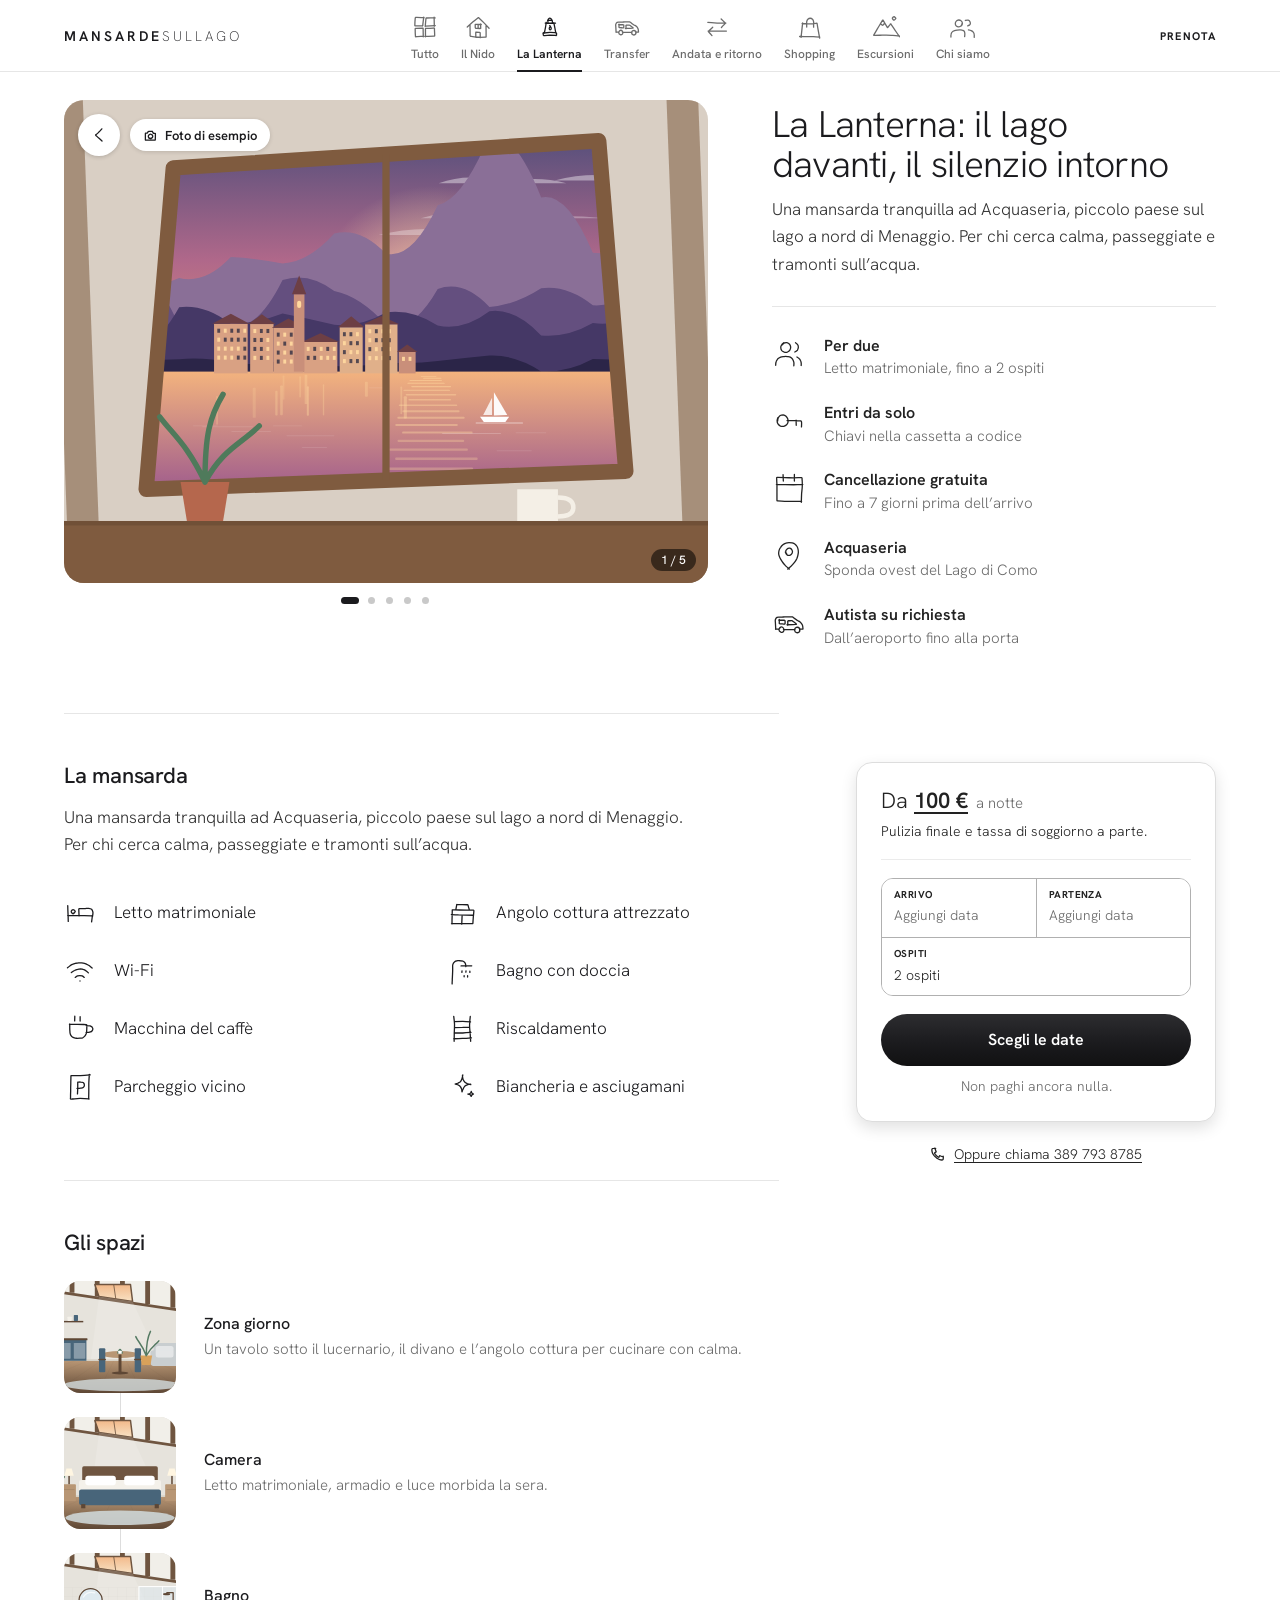
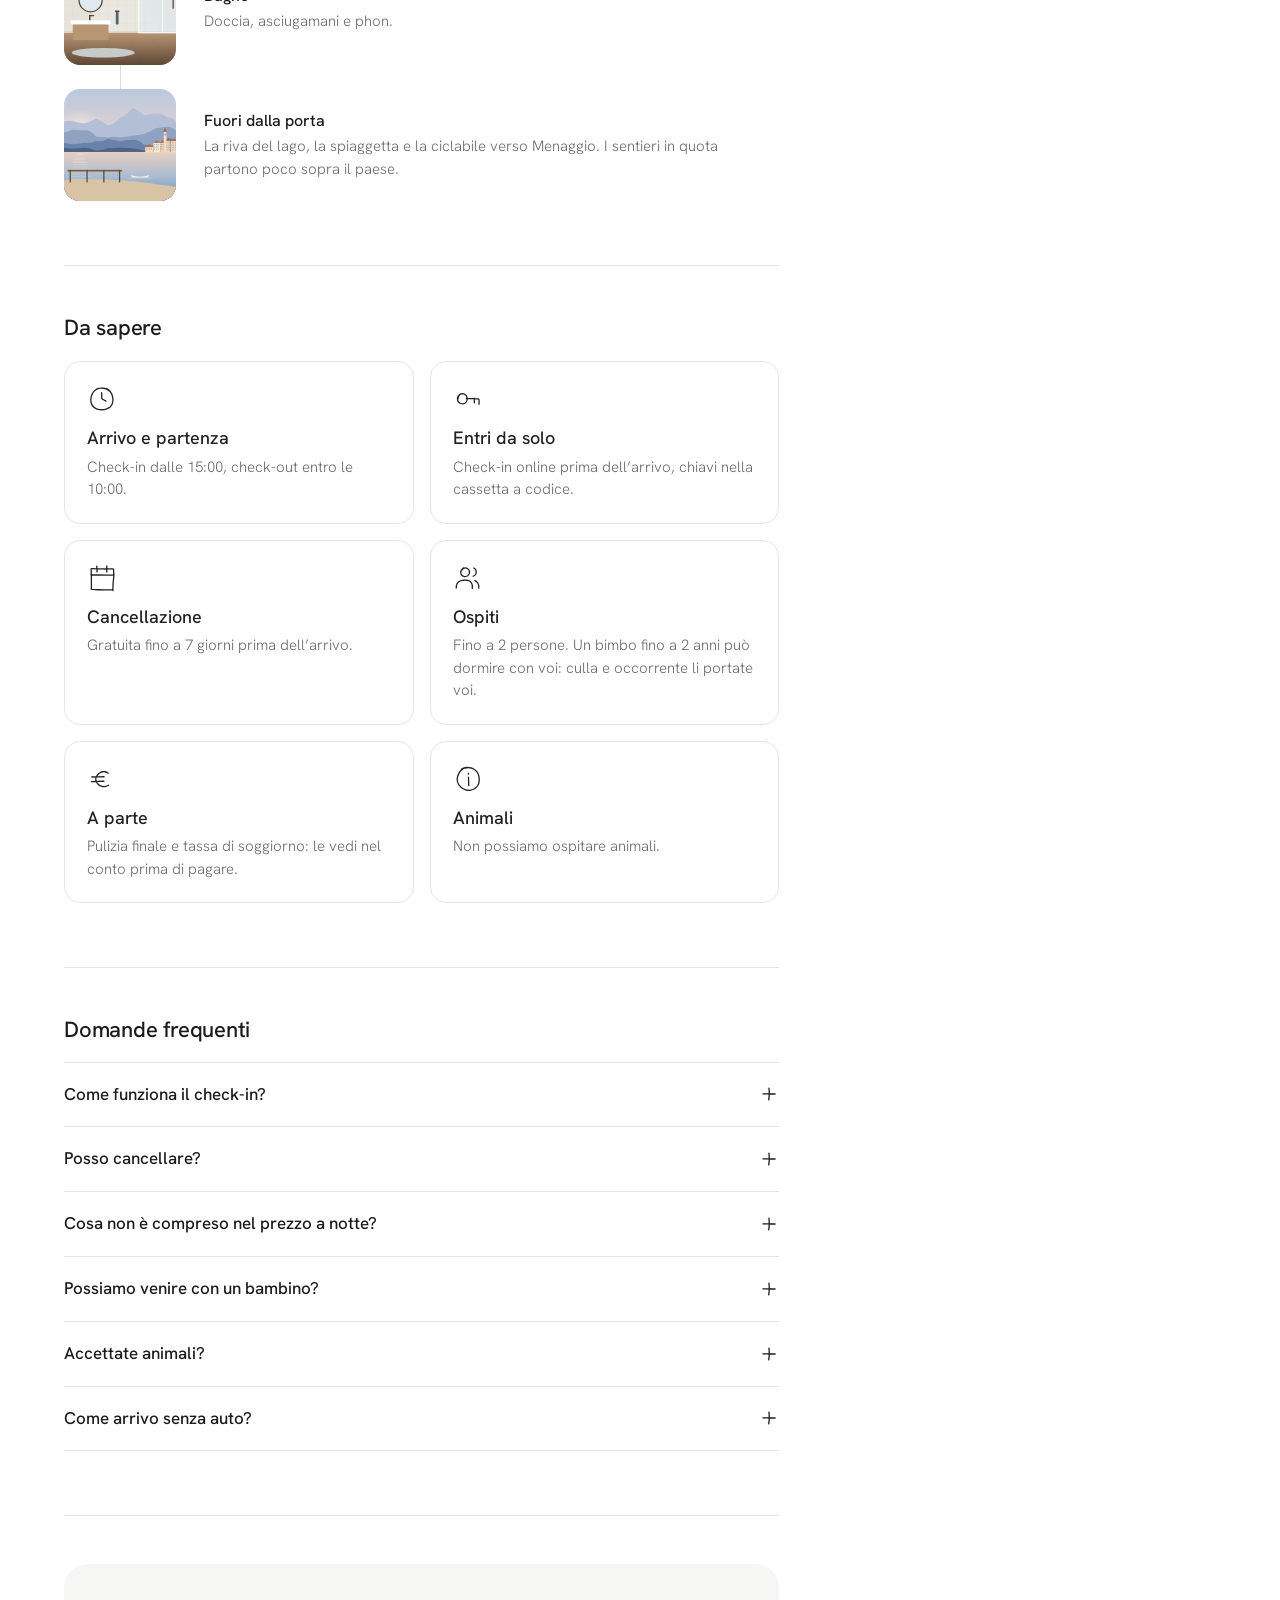
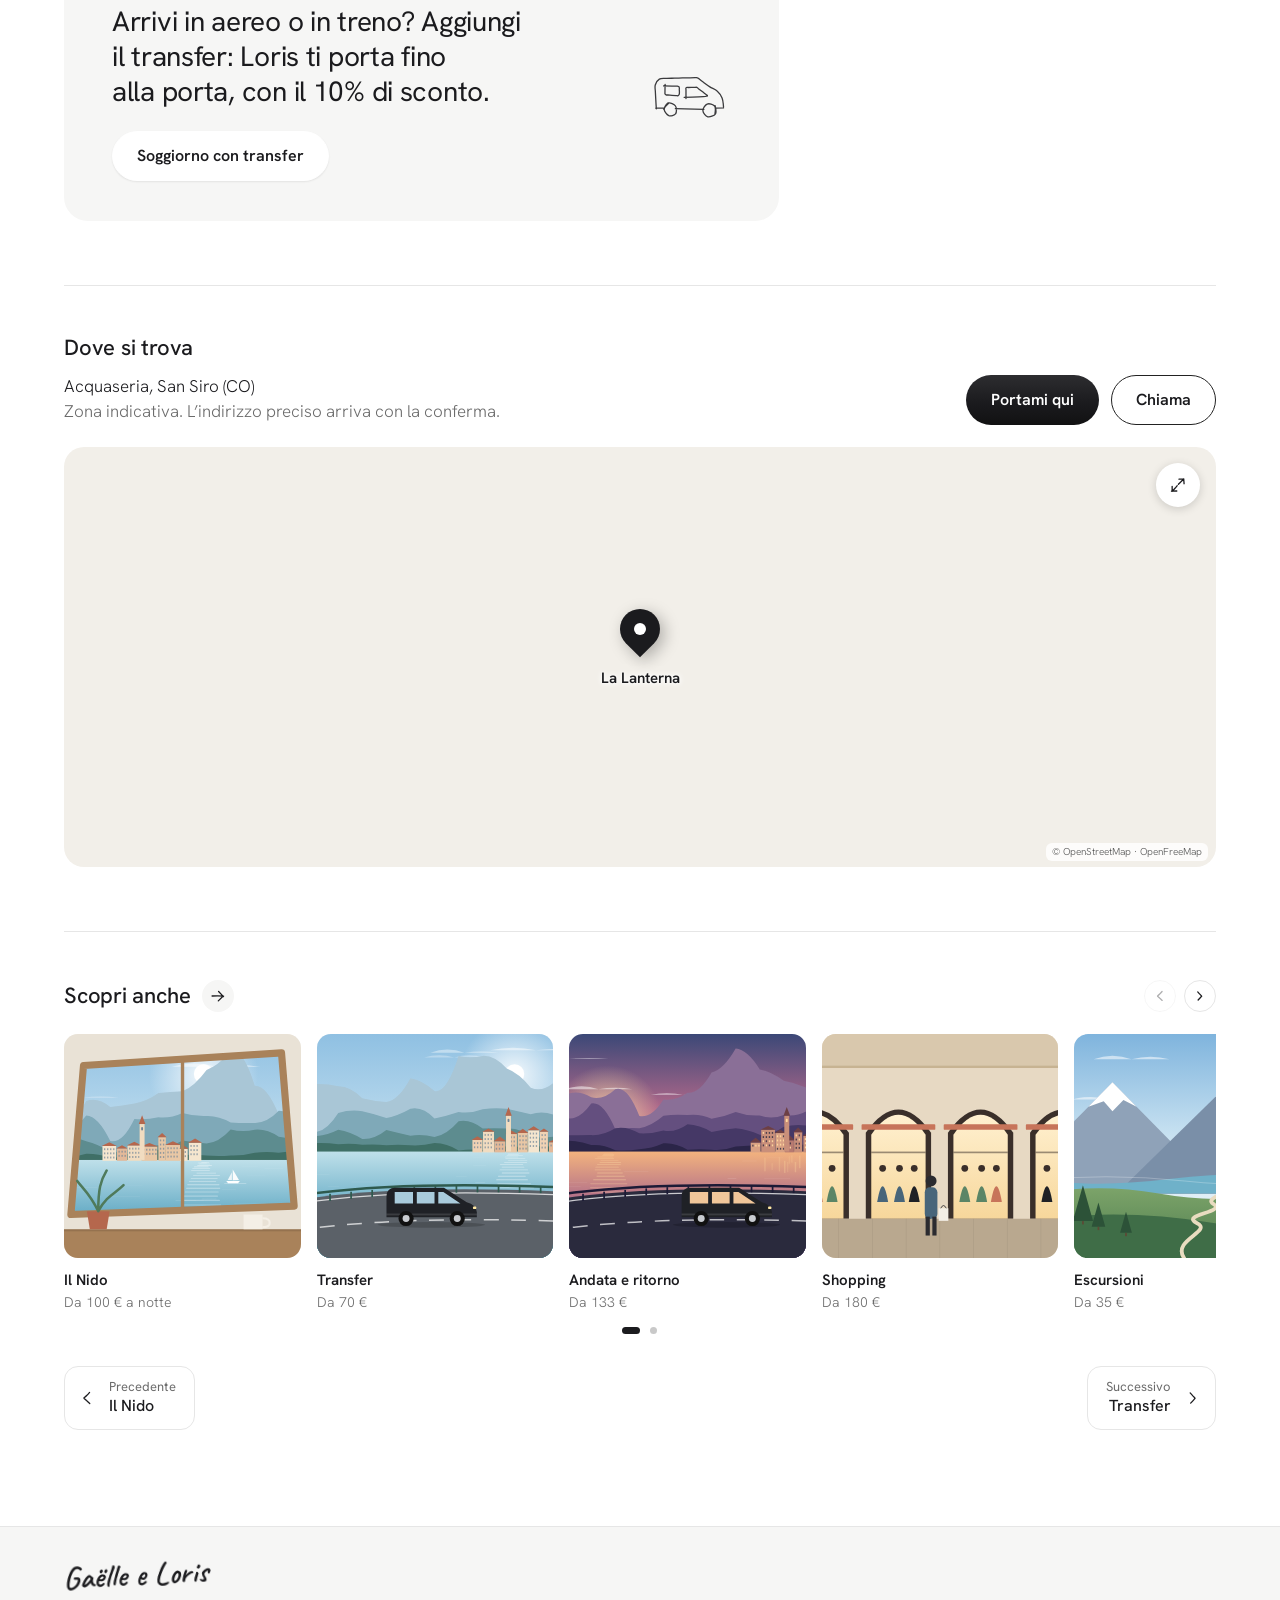
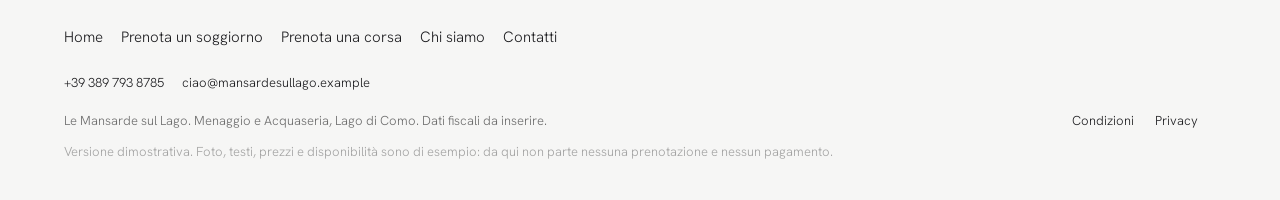
<file: la-lanterna.html>
<!doctype html>
<html lang="it">
	<head>
		<meta charset="utf-8" />
		<meta name="viewport" content="width=device-width, initial-scale=1, viewport-fit=cover" />
		<!-- Versione dimostrativa: i motori di ricerca non devono elencarla. Da togliere quando il sito vero va online. -->
		<meta name="robots" content="noindex, nofollow" />
		<link rel="icon" href="./favicon.svg" type="image/svg+xml" />
		<!-- Carattere Hanken Grotesk (licenza OFL) caricato dal sito stesso: nessuna chiamata ad altri server -->
		<link rel="preload" href="./fonts/hanken-grotesk-latin-300-normal.woff2" as="font" type="font/woff2" crossorigin />
		<style>
			@font-face { font-family: 'Hanken Grotesk'; font-style: normal; font-weight: 200; font-display: swap; src: url('./fonts/hanken-grotesk-latin-200-normal.woff2') format('woff2'); }
			@font-face { font-family: 'Hanken Grotesk'; font-style: normal; font-weight: 300; font-display: swap; src: url('./fonts/hanken-grotesk-latin-300-normal.woff2') format('woff2'); }
			@font-face { font-family: 'Hanken Grotesk'; font-style: normal; font-weight: 400; font-display: swap; src: url('./fonts/hanken-grotesk-latin-400-normal.woff2') format('woff2'); }
			@font-face { font-family: 'Hanken Grotesk'; font-style: normal; font-weight: 500; font-display: swap; src: url('./fonts/hanken-grotesk-latin-500-normal.woff2') format('woff2'); }
			@font-face { font-family: 'Hanken Grotesk'; font-style: normal; font-weight: 600; font-display: swap; src: url('./fonts/hanken-grotesk-latin-600-normal.woff2') format('woff2'); }
			@font-face { font-family: 'Hanken Grotesk'; font-style: normal; font-weight: 700; font-display: swap; src: url('./fonts/hanken-grotesk-latin-700-normal.woff2') format('woff2'); }
			/* Caveat (licenza OFL): scrittura a mano, solo per saluti e firma. Anche questo sta nel sito. */
			@font-face { font-family: 'Caveat'; font-style: normal; font-weight: 600; font-display: swap; src: url('./fonts/caveat-latin-600-normal.woff2') format('woff2'); }
		</style>
		<!-- Le foto provvisorie arrivano da Unsplash: il collegamento si prepara subito, così compaiono prima -->
		<link rel="preconnect" href="https://images.unsplash.com" crossorigin />
		<script>
			// Foto provvisoria che non arriva (rete assente, server bloccato): al suo posto l'illustrazione che sta nel sito.
			// Vale anche per il link che apre la foto in grande.
			function fotoRiserva(img) {
				var r = img.getAttribute('data-riserva');
				if (!r) return;
				img.removeAttribute('data-riserva');
				img.removeAttribute('srcset');
				img.removeAttribute('sizes');
				img.src = r;
				var a = img.closest ? img.closest('a[data-visore-link]') : null;
				if (a) a.setAttribute('href', r);
			}
			// l'avviso «foto non arrivata» si ascolta da qui, prima che le foto comincino a caricarsi
			document.addEventListener('error', function (e) { var t = e.target; if (t && t.tagName === 'IMG') fotoRiserva(t); }, true);
			// Col tasto indietro o ricaricando: niente animazioni d'entrata (tolto subito dopo il primo disegno)
			try {
				var nav = performance.getEntriesByType('navigation')[0];
				if (nav && (nav.type === 'back_forward' || nav.type === 'reload')) {
					var h = document.documentElement;
					h.classList.add('torna');
					addEventListener('load', function () { requestAnimationFrame(function () { requestAnimationFrame(function () { h.classList.remove('torna'); }); }); });
				}
			} catch (e) {}
			// Home con #tutto (icona "Tutto" da un'altra pagina): intestazione bianca senza sfumare dallo scuro (tolto dopo il primo disegno)
			if (location.hash === '#tutto' && !document.documentElement.classList.contains('torna')) {
				var ht = document.documentElement;
				ht.classList.add('a-tutto');
				addEventListener('load', function () { requestAnimationFrame(function () { requestAnimationFrame(function () { ht.classList.remove('a-tutto'); }); }); });
			}
		</script>
		<!--lix34t--><meta name="description" content="Una mansarda tranquilla ad Acquaseria, piccolo paese sul lago a nord di Menaggio. Per chi cerca calma, passeggiate e tramonti sull’acqua."/><!----><title>La Lanterna, Acquaseria | Le Mansarde sul Lago</title>
		<link href="./app/immutable/assets/_layout.m0WFRdXT.css" rel="stylesheet">
	</head>
	<body>
		<div style="display: contents"><!--[--><!--[0--><!--[--><header class="mm-header mm-header--chiaro" data-header=""><a class="mm-logo" href="./index.html" aria-label="Le Mansarde sul Lago, vai alla home">MANSARDE<span>SULLAGO</span></a> <a class="mm-header__link mm-header__link--stretto" href="./prenota.html">Prenota</a> <nav class="mm-sezioni " aria-label="Sezioni" data-chips=""><div class="mm-sezioni__in"><!--[--><a class="mm-sezione" href="./index.html#tutto" data-chip="tutto"><svg class="icon" width="28" height="28" viewBox="0 0 24 24" fill="none" stroke="currentColor" stroke-linecap="round" stroke-linejoin="round" aria-hidden="true" focusable="false"><path d="M10.9 3.6C10.9 3.6 10.2 9.3 10.1 10.2C10.1 10.5 10.2 10.6 10.1 10.8C10.1 10.9 9.9 11 9.8 11.1C9.6 11.2 9.5 11.1 9.2 11.1C8.3 11.1 4.5 11 3.8 11C3.6 11 3.6 11 3.5 11C3.4 10.9 3.3 10.8 3.3 10.7C3.2 10.6 3.3 10.6 3.3 10.4C3.3 9.6 3.5 5.8 3.6 4.8C3.6 4.5 3.6 4.4 3.7 4.2C3.8 4 4 3.9 4.2 3.8C4.4 3.7 4.5 3.8 4.9 3.8C5.9 3.8 11.3 4 11.3 4M12.2 11.6C12.2 11.6 12.7 5.8 12.8 4.9C12.9 4.7 12.8 4.6 12.9 4.5C12.9 4.4 13 4.3 13.1 4.2C13.2 4.2 13.3 4.3 13.5 4.3C14.3 4.3 20.7 4.2 20.7 4.2M19.8 3.6L20 11.6M20.8 10.8L12.3 11.3M10.7 19.9C10.7 19.9 5.4 20.3 4.5 20.3C4.3 20.4 4.2 20.4 4.1 20.4C3.9 20.3 3.8 20.2 3.8 20.1C3.7 20 3.8 19.9 3.8 19.6C3.7 18.8 3.6 15.2 3.6 14.3C3.6 13.9 3.5 13.8 3.6 13.6C3.6 13.4 3.8 13.3 3.9 13.2C4.1 13.1 4.2 13.2 4.5 13.2C5.3 13.1 9.1 13 9.9 13C10 13 10.1 12.9 10.2 13C10.3 13 10.4 13.1 10.4 13.2C10.4 13.2 10.4 13.3 10.4 13.5C10.4 14.3 10.5 20.4 10.5 20.4M12.4 20.4C12.4 20.4 12.4 14.6 12.4 13.8C12.4 13.6 12.3 13.5 12.4 13.4C12.4 13.3 12.5 13.2 12.6 13.2C12.8 13.1 12.9 13.2 13.1 13.2C14 13.2 18.2 13 19.1 12.9C19.4 12.9 19.6 12.8 19.7 12.9C19.9 12.9 20 13 20.1 13.2C20.2 13.3 20.1 13.4 20.1 13.7C20.1 14.5 20.3 18.3 20.3 19.1C20.3 19.3 20.4 19.4 20.3 19.5C20.3 19.6 20.2 19.7 20.1 19.8C20 19.8 19.9 19.8 19.7 19.8C18.7 19.8 11.8 20 11.8 20" vector-effect="non-scaling-stroke"></path></svg><!----><span>Tutto<!--[-1--><!--]--></span></a><a class="mm-sezione" href="./il-nido.html" data-chip="il-nido"><svg class="icon" width="28" height="28" viewBox="0 0 64 64" fill="none" stroke="currentColor" stroke-linecap="round" stroke-linejoin="round" aria-hidden="true" focusable="false"><path d="M7.4 32.1C7.4 32.1 15.9 24.1 20 20.5C23.9 17.2 30 12.4 31.6 11.2C32.1 10.9 32.2 10.7 32.5 10.6C32.7 10.5 33.1 10.5 33.4 10.6C33.7 10.7 33.7 10.9 34.1 11.2C35.5 12.5 41 17.8 44.6 21.5C48.7 25.6 57.3 34.8 57.3 34.8M13.7 26C13.7 26 13.8 35.8 13.9 40.1C13.9 43.8 14 48.5 14 50.5C14 51.3 13.8 51.7 14 52.2C14.2 52.7 14.6 53.2 15.1 53.4C15.6 53.7 16 53.5 16.9 53.6C19.5 53.9 27 55.1 32.3 55.4C37.7 55.7 46.5 55.3 48.8 55.2C49.3 55.2 49.6 55.3 49.9 55.2C50.1 55.1 50.4 54.8 50.5 54.6C50.7 54.3 50.6 54.1 50.5 53.6C50.5 51.8 50.5 46.4 50.5 42.5C50.4 38 50.4 28.3 50.4 28.3M27.1 55.5C27.1 55.5 26.9 47 26.8 45.4C26.8 44.9 26.6 44.7 26.7 44.5C26.8 44.2 27.1 44 27.3 43.9C27.6 43.8 27.8 44 28.3 44C29.4 44.1 33.1 44.3 34.5 44.3C35.1 44.3 35.5 44.1 36 44.3C36.3 44.4 36.7 44.8 36.9 45.2C37.1 45.6 36.9 46 37 46.7C37 48.5 37.2 56.4 37.2 56.4M38 25.1C38 25.1 38.1 32.1 38.2 33.6C38.2 34.1 38.3 34.4 38.2 34.7C38.1 35 37.9 35.3 37.6 35.4C37.3 35.5 37.1 35.4 36.6 35.4C35.2 35.4 30.5 35.3 28.9 35.2C28 35.2 27.6 35.3 27.1 35.1C26.6 34.8 26.1 34.4 25.9 33.8C25.4 32.6 25.7 29.6 25.7 28.4C25.7 27.7 25.5 27.4 25.7 27C25.8 26.6 26.1 26.3 26.5 26.1C26.8 26 27.1 26.2 27.7 26.2C29.6 26.2 39.5 26.3 39.5 26.3M32.3 25.8L32.3 35.9" vector-effect="non-scaling-stroke"></path></svg><!----><span>Il Nido<!--[-1--><!--]--></span></a><a class="mm-sezione is-active" href="./la-lanterna.html" aria-current="page" data-chip="la-lanterna"><svg class="icon" width="28" height="28" viewBox="0 0 64 64" fill="none" stroke="currentColor" stroke-linecap="round" stroke-linejoin="round" aria-hidden="true" focusable="false"><path d="M40.7 22C40.7 22 42.3 30.1 43.1 33.8C43.7 37.1 44.5 41.5 44.8 43.1C44.9 43.6 45.1 43.9 45 44.2C44.9 44.5 44.7 44.8 44.4 44.9C44.1 45 43.8 44.8 43.2 44.7C41.3 44.6 35.4 44.2 31.7 44.3C28.3 44.5 23.7 45.2 21.8 45.5C21 45.6 20.5 45.9 20.1 45.7C19.7 45.6 19.3 45.1 19.2 44.7C19.1 44.2 19.4 43.7 19.6 42.9C20 41.1 20.9 37.4 21.5 34.2C22.2 30.3 23.4 21.2 23.4 21.2M22.1 23.1L42.1 23.5M21 23L44.6 23.2M27.4 22.5C27.4 22.5 27.2 19.4 27.2 18.4C27.1 17.9 27 17.6 27.1 17.3C27.2 17 27.5 16.7 27.8 16.5C28.1 16.4 28.4 16.6 28.9 16.6C30.1 16.6 33.4 16.7 34.7 16.7C35.3 16.7 35.7 16.6 36.2 16.7C36.6 16.9 36.9 17.2 37.2 17.7C37.6 18.7 37.3 22.7 37.3 22.7M26.5 17.7C26.5 17.7 27.7 14.7 28.6 13.7C29.4 12.8 30.6 11.8 31.6 11.8C32.6 11.8 33.9 12.9 34.8 13.8C35.8 14.8 37.1 17.5 37.1 17.5M15.9 46.1C15.9 46.1 26.5 44.5 31.4 44.4C35.9 44.3 42.1 45 44.3 45.2C45.1 45.3 45.5 45.2 45.9 45.4C46.3 45.6 46.7 46 46.9 46.5C47.2 47.3 46.9 48.9 46.9 49.7C46.9 50.2 47 50.6 46.9 50.9C46.8 51.1 46.4 51.4 46.1 51.5C45.8 51.6 45.5 51.4 44.9 51.3C42.8 51.1 35.5 50.4 31.1 50.4C27.1 50.5 21.8 51.2 19.6 51.5C18.7 51.6 18.3 51.9 17.8 51.7C17.3 51.5 16.9 51.2 16.7 50.6C16.2 49.5 16.9 44.9 16.9 44.9M33.1 30.3C33.1 30.3 30.2 33.4 30.2 34.9C30.2 36.2 31.5 38.6 32.3 38.6C33.1 38.6 34.8 36.3 34.9 34.9C34.9 33.2 31.2 28.9 31.2 28.9" vector-effect="non-scaling-stroke"></path></svg><!----><span>La Lanterna<!--[-1--><!--]--></span></a><a class="mm-sezione" href="./transfer.html" data-chip="transfer"><svg class="icon" width="28" height="28" viewBox="0 0 64 64" fill="none" stroke="currentColor" stroke-linecap="round" stroke-linejoin="round" aria-hidden="true" focusable="false"><path d="M7.1 44C7.1 44 6.8 39.4 6.7 37.2C6.6 35.3 6.5 33.5 6.4 31.6C6.4 29.7 5.8 27.6 6.3 25.9C6.8 24.2 8 22.2 9.4 21.4C10.9 20.5 13.3 21 15.2 20.9C17.2 20.7 19.2 20.8 21.1 20.7C23.1 20.6 25.1 20.6 27.1 20.5C29 20.5 31.1 20.4 32.8 20.4C34.3 20.4 35.9 20.4 36.7 20.3C37.2 20.3 37.4 20.3 37.7 20.3C38.1 20.4 38.5 20.5 38.8 20.6C39.1 20.8 39.2 21 39.6 21.2C40.3 21.8 41.7 22.9 43 23.8C44.5 24.9 46.2 26.2 47.9 27.3C49.6 28.4 51.9 29 53.4 30.4C55 31.8 56.4 33.7 57.2 35.8C58 37.8 58.3 42.7 58.3 42.7M6.6 43.5L12.5 43.5M21.6 43.9L43.3 44.5M52.3 43.5L58.3 43.4M16.3 40.1C16.3 40.1 13.1 42.9 13.1 44.4C13.1 46 15.1 48.7 16.6 49.3C18 49.8 21 49 21.8 47.8C22.7 46.6 22.6 43.3 21.7 41.9C20.8 40.5 17.7 39.2 16.2 39.6C14.7 40 12.7 44.4 12.7 44.4M51.8 47.7C51.8 47.7 52.5 43.1 51.5 41.9C50.5 40.6 47.3 39.8 45.8 40.4C44.3 41 42.5 43.9 42.6 45.5C42.7 47.1 44.7 49.7 46.3 50.1C47.9 50.5 51.2 49.3 52.2 47.9C53.1 46.5 51.9 41.6 51.9 41.6M12.6 26.6C12.6 26.6 20.7 26.8 22.5 26.8C23.1 26.8 23.4 26.7 23.8 26.9C24.1 27 24.5 27.4 24.6 27.8C24.8 28.1 24.6 28.6 24.6 29.1C24.6 30.1 24.9 32.4 24.5 33.2C24.3 33.6 23.9 33.9 23.6 34.1C23.1 34.2 22.7 34 22.1 34C20.7 33.9 17.2 33.6 15.9 33.5C15.3 33.5 14.9 33.6 14.5 33.4C14.2 33.3 13.9 32.9 13.7 32.6C13.6 32.2 13.7 31.9 13.7 31.3C13.7 30 13.8 25.4 13.8 25.4M29.7 36.2C29.7 36.2 29.7 30.9 29.7 29.6C29.7 29.1 29.5 28.8 29.6 28.5C29.7 28.2 30 27.9 30.3 27.8C30.5 27.7 30.8 27.8 31.3 27.8C32.3 27.8 35.3 27.7 36.3 27.7C36.8 27.7 37 27.6 37.3 27.6C37.7 27.7 38.1 27.8 38.4 28C38.7 28.2 38.8 28.4 39.2 28.7C40.3 29.5 43.8 32.3 45 33.1C45.4 33.4 45.8 33.5 45.9 33.8C46 33.9 46 34.2 45.9 34.3C45.7 34.5 45.3 34.4 44.7 34.5C42.4 34.7 28.3 35.3 28.3 35.3" vector-effect="non-scaling-stroke"></path></svg><!----><span>Transfer<!--[-1--><!--]--></span></a><a class="mm-sezione" href="./andata-ritorno.html" data-chip="andata-ritorno"><svg class="icon" width="28" height="28" viewBox="0 0 64 64" fill="none" stroke="currentColor" stroke-linecap="round" stroke-linejoin="round" aria-hidden="true" focusable="false"><path d="M11 21.3C11 21.3 20.9 22.1 25.7 22.4C30.2 22.7 34.5 22.9 38.9 23C43.3 23.1 52.3 23 52.3 23M41.5 13.7C41.5 13.7 49.1 21.1 50.3 22.3C50.7 22.6 50.9 22.6 51 22.9C51.1 23.1 51.1 23.4 51 23.6C50.9 23.9 50.7 23.9 50.4 24.3C49.3 25.5 42.1 33 42.1 33M53.5 41.3C53.5 41.3 43.7 41.4 39 41.4C34.4 41.4 30 41.3 25.4 41.3C20.8 41.3 11.6 41.4 11.6 41.4M22.2 32.5C22.2 32.5 14.5 39.9 13.3 41.2C12.9 41.6 12.7 41.6 12.6 41.9C12.5 42.1 12.5 42.5 12.6 42.7C12.6 43 12.8 43 13.1 43.4C14.2 44.6 20.5 51.6 20.5 51.6" vector-effect="non-scaling-stroke"></path></svg><!----><span>Andata<!--[0--><span class="mm-sezione__resto"> e ritorno</span><!--]--></span></a><a class="mm-sezione" href="./shopping.html" data-chip="shopping"><svg class="icon" width="28" height="28" viewBox="0 0 64 64" fill="none" stroke="currentColor" stroke-linecap="round" stroke-linejoin="round" aria-hidden="true" focusable="false"><path d="M11.5 55.6C11.5 55.6 12.8 44.7 13.4 39.2C14 33.6 15.2 22.5 15.2 22.5M14 24C14 24 26 24.8 31.6 24.7C36.7 24.6 44.2 23.8 46.3 23.5C46.9 23.5 47.1 23.3 47.4 23.3C47.8 23.4 48.1 23.7 48.3 24C48.4 24.3 48.3 24.6 48.4 25.2C48.7 27.3 49.9 34.6 50.8 39.6C51.8 45.3 54.1 57.4 54.1 57.4M54.5 55C54.5 55 44.6 54.3 39.8 54.1C35.1 53.9 30.8 53.9 25.9 53.9C20.3 53.8 8.2 53.7 8.2 53.7M24.5 32C24.5 32 24.4 27.5 24.4 25.4C24.5 23.4 24.1 21.4 24.5 19.5C25 17.6 25.8 15.5 27.1 14.2C28.4 13 30.7 12 32.5 12C34.2 12 36.5 13.1 37.7 14.4C39.1 15.7 39.8 17.9 40.2 19.7C40.6 21.6 40.2 23.6 40.2 25.6C40.2 27.8 40.3 32.4 40.3 32.4" vector-effect="non-scaling-stroke"></path></svg><!----><span>Shopping<!--[-1--><!--]--></span></a><a class="mm-sezione" href="./escursioni.html" data-chip="escursioni"><svg class="icon" width="28" height="28" viewBox="0 0 64 64" fill="none" stroke="currentColor" stroke-linecap="round" stroke-linejoin="round" aria-hidden="true" focusable="false"><path d="M63.3 52.7C63.3 52.7 52.7 51.7 47.5 51.3C42.6 51 37.7 50.6 32.8 50.6C28 50.5 23.1 50.8 18.4 50.9C13.8 50.9 6.8 51 5 51.1C4.5 51.1 4.3 51.2 4.1 51.1C3.9 51.1 3.8 50.9 3.8 50.7C3.8 50.5 4 50.3 4.2 49.9C5.1 48.4 8.4 42.8 10.6 39.1C12.9 35.3 15.4 31.2 17.6 27.4C19.8 23.8 22.9 18.6 23.9 17C24.2 16.6 24.2 16.2 24.5 16.1C24.7 16 25 16 25.1 16.1C25.4 16.2 25.4 16.5 25.6 17C26.8 19 33.5 30.4 34.7 32.4C35 32.8 35 33.1 35.3 33.2C35.5 33.3 35.8 33.3 36 33.2C36.2 33.1 36.3 32.8 36.6 32.5C37.4 31.3 40.7 26.9 41.6 25.8C41.9 25.3 41.9 25 42.2 24.9C42.4 24.8 42.8 24.8 43 24.9C43.3 25.1 43.3 25.4 43.6 25.8C44.8 27.6 49.1 34 52.1 38.4C55.5 43.4 62.9 54.3 62.9 54.3M19.3 24.4C19.3 24.4 22 26.6 22.8 27.2C23.2 27.5 23.4 27.8 23.7 27.9C24.1 28 24.5 28 24.8 27.9C25.1 27.7 25.2 27.4 25.6 27C26.3 26.2 28.9 23.5 28.9 23.5M54.7 12.1C54.7 12.1 51.9 8.2 50.5 8.2C49.1 8.2 46.5 10.9 46.5 12.2C46.5 13.5 49.1 16.2 50.4 16.2C51.7 16.2 54.3 13.4 54.3 12.1C54.2 10.9 50.5 8.6 50.5 8.6" vector-effect="non-scaling-stroke"></path></svg><!----><span>Escursioni<!--[-1--><!--]--></span></a><a class="mm-sezione" href="./chi-siamo.html" data-chip="chi-siamo"><svg class="icon" width="28" height="28" viewBox="0 0 64 64" fill="none" stroke="currentColor" stroke-linecap="round" stroke-linejoin="round" aria-hidden="true" focusable="false"><path d="M28.7 29.2C28.7 29.2 30.8 25.3 30.7 23.4C30.6 21.6 29.4 19.3 27.9 18C26.5 16.8 23.9 15.9 22 16C20.2 16.1 17.8 17.3 16.6 18.7C15.3 20.1 14.3 22.6 14.4 24.4C14.4 26.2 15.5 28.5 16.8 29.7C18.2 30.9 20.7 31.7 22.5 31.5C24.5 31.4 26.9 30.1 28.1 28.7C29.3 27.4 30 23.5 30 23.5M4.4 55C4.4 55 4.2 50.3 4.8 48.3C5.3 46.4 6.1 44.4 7.4 43.1C8.7 41.7 10.9 40.9 12.8 40.2C14.7 39.5 16.8 39.2 18.8 38.9C20.7 38.6 22.7 38.4 24.7 38.4C26.6 38.4 28.5 38.3 30.2 38.9C31.9 39.4 33.7 40.2 34.7 41.5C35.7 42.9 36 45 36.2 46.9C36.4 49.1 35.7 53.9 35.7 53.9M37.4 17.1C37.4 17.1 42.1 15.7 43.9 16.3C45.6 16.9 47.5 18.7 48.2 20.4C48.9 22 49 24.5 48.2 26C47.3 27.6 42.8 29.5 42.8 29.5M44.4 38.5C44.4 38.5 48.8 39.3 50.7 40.2C52.5 41.1 54.4 42.1 55.5 43.6C56.7 45 57.3 47 57.6 49C58 51 57.6 55.6 57.6 55.6" vector-effect="non-scaling-stroke"></path></svg><!----><span>Chi siamo<!--[-1--><!--]--></span></a><!--]--></div></nav><!----> <a class="mm-header__link mm-header__link--largo" href="./prenota.html">Prenota</a></header><!----> <main id="contenuto"><!--[--><div class="v3-contenuto v3-testa"><div class="v3-scheda__testa "><div class="v3-scheda__capo"><h1 class="v3-scheda__titolo"><!--[-1--><!--]--><!--[0--><span class="solo-tel">Il lago davanti, il silenzio intorno</span><span class="solo-pc">La Lanterna: il lago davanti, il silenzio intorno</span><!--]--></h1> <!--[0--><p class="v3-scheda__intro"><!--[0--><span class="solo-tel">Mansarda per due ad Acquaseria, tranquilla, con il lago davanti.</span><span class="solo-pc">Una mansarda tranquilla ad Acquaseria, piccolo paese sul lago a nord di Menaggio. Per chi cerca calma, passeggiate e tramonti sull’acqua.</span><!--]--></p><!--]--> <!--[0--><ul class="v3-scheda__lista"><!--[--><li><svg class="icon" width="34" height="34" viewBox="0 0 24 24" fill="none" stroke="currentColor" stroke-linecap="round" stroke-linejoin="round" aria-hidden="true" focusable="false"><path d="M2.6 20C2.6 20 2.6 18.2 2.9 17.4C3.1 16.7 3.6 16 4.1 15.4C4.6 14.9 5.4 14.5 6.1 14.2C6.8 13.9 7.7 13.9 8.5 13.8C9.2 13.7 10 13.7 10.8 13.8C11.5 13.9 12.3 13.9 12.9 14.2C13.5 14.5 14.1 15 14.5 15.6C14.9 16.2 15.2 17 15.4 17.7C15.6 18.5 15.4 20.3 15.4 20.3M8.3 4C8.3 4 7.1 4.9 6.8 5.5C6.4 6.1 6.1 6.9 6.2 7.6C6.2 8.3 6.5 9.1 6.9 9.6C7.4 10.1 8.1 10.5 8.7 10.7C9.4 10.9 10.3 10.8 10.9 10.6C11.6 10.3 12.2 9.8 12.6 9.2C13 8.6 13.2 7.8 13.2 7.1C13.1 6.4 12.8 5.6 12.4 5.1C11.9 4.6 11.2 4.2 10.5 4C9.8 3.9 9 4 8.4 4.3C7.9 4.6 7 5.7 7 5.7M16.6 4C16.6 4 17.8 4.8 18.1 5.4C18.5 5.9 18.6 6.6 18.6 7.3C18.6 7.9 18.3 8.6 18 9.2C17.6 9.8 16.1 10.6 16.1 10.6M17.6 14.1C17.6 14.1 18.7 14.8 19.1 15.2C19.6 15.6 19.9 16.1 20.1 16.6C20.4 17.1 20.5 17.7 20.6 18.3C20.7 18.9 20.6 20.1 20.6 20.1" vector-effect="non-scaling-stroke"></path></svg><!----><span><strong>Per due</strong><small>Letto matrimoniale, fino a 2 ospiti</small></span></li><li><svg class="icon" width="34" height="34" viewBox="0 0 24 24" fill="none" stroke="currentColor" stroke-linecap="round" stroke-linejoin="round" aria-hidden="true" focusable="false"><path d="M4.1 9.6C4.1 9.6 3.6 11.1 3.6 11.9C3.6 12.6 3.8 13.5 4.2 14.1C4.6 14.7 5.3 15.3 6 15.6C6.7 15.8 7.6 15.9 8.3 15.8C9 15.6 9.8 15.2 10.3 14.7C10.8 14.2 11.2 13.5 11.3 12.8C11.4 12.1 11.4 11.2 11.1 10.5C10.9 9.8 10.4 9.1 9.9 8.6C9.4 8.2 8.6 7.8 7.9 7.7C7.2 7.7 6.4 7.8 5.8 8.1C5.2 8.5 4.7 9.1 4.4 9.8C4.1 10.4 4 11.9 4 11.9M10.6 11.7C10.6 11.7 14.3 11.7 15.9 11.7C17.2 11.8 18.8 11.9 19.6 11.9C19.9 11.9 20.1 11.8 20.3 11.9C20.5 12 20.7 12.2 20.8 12.5C21 13.1 20.8 16.2 20.8 16.2M17 11.4L17.1 15" vector-effect="non-scaling-stroke"></path></svg><!----><span><strong>Entri da solo</strong><small>Chiavi nella cassetta a codice</small></span></li><li><svg class="icon" width="34" height="34" viewBox="0 0 24 24" fill="none" stroke="currentColor" stroke-linecap="round" stroke-linejoin="round" aria-hidden="true" focusable="false"><path d="M20.9 21.4C20.9 21.4 16.8 21.5 14.8 21.5C12.8 21.5 10.8 21.5 8.9 21.4C7.2 21.3 4.7 21.1 4 21.1C3.8 21.1 3.8 21.1 3.7 21.1C3.6 21.1 3.5 21 3.5 20.9C3.5 20.7 3.5 20.7 3.5 20.5C3.5 19.8 3.5 17.3 3.5 15.6C3.5 13.8 3.5 11.7 3.5 9.9C3.4 8.3 3.3 5.9 3.3 5.2C3.3 5 3.2 4.9 3.3 4.8C3.3 4.7 3.4 4.6 3.5 4.5C3.6 4.5 3.7 4.5 3.9 4.5C4.7 4.5 7.2 4.6 8.9 4.7C10.9 4.7 13.1 4.8 15 4.8C16.9 4.8 19.5 4.7 20.3 4.7C20.6 4.7 20.7 4.6 20.8 4.7C21 4.7 21.1 4.9 21.2 5C21.3 5.1 21.2 5.2 21.2 5.5C21.3 6.2 21.4 8.5 21.4 10.1C21.4 11.9 21.1 14 20.9 15.9C20.8 18 20.7 22.1 20.7 22.1M3.1 9.4C3.1 9.4 7.2 9.5 9.2 9.6C11.2 9.7 13.2 9.7 15.3 9.7C17.4 9.7 21.7 9.5 21.7 9.5M7.8 2.5L8 7.1M15.8 2.4L15.8 7.1" vector-effect="non-scaling-stroke"></path></svg><!----><span><strong>Cancellazione gratuita</strong><small>Fino a 7 giorni prima dell’arrivo</small></span></li><li><svg class="icon" width="34" height="34" viewBox="0 0 24 24" fill="none" stroke="currentColor" stroke-linecap="round" stroke-linejoin="round" aria-hidden="true" focusable="false"><path d="M12.2 21.2C12.2 21.2 10.6 19.9 10 19.3C9.4 18.7 9 18.2 8.5 17.7C8.1 17.2 7.6 16.6 7.2 16C6.8 15.4 6.4 14.8 6.1 14.2C5.7 13.6 5.4 13 5.2 12.3C4.9 11.7 4.7 11 4.7 10.3C4.7 9.5 4.8 8.8 5 8C5.2 7.3 5.6 6.5 6.1 5.9C6.5 5.2 7.1 4.6 7.7 4.1C8.3 3.6 9 3.2 9.8 2.9C10.5 2.6 11.3 2.5 12 2.5C12.8 2.5 13.6 2.6 14.3 2.8C15 3 15.7 3.3 16.3 3.7C16.8 4.1 17.3 4.7 17.7 5.3C18.1 5.9 18.3 6.6 18.4 7.3C18.6 8 18.6 8.8 18.6 9.6C18.5 10.3 18.4 11.1 18.2 11.8C18 12.5 17.8 13.2 17.5 13.9C17.2 14.5 16.8 15.2 16.4 15.8C16 16.4 15.5 17 15 17.5C14.5 18.1 14 18.6 13.4 19.2C12.7 19.8 11.1 21.2 11.1 21.2M9.4 9.2C9.4 9.2 10 10.7 10.5 11.1C11 11.5 11.9 11.7 12.6 11.5C13.2 11.3 13.9 10.7 14.2 10.1C14.5 9.5 14.5 8.5 14.2 7.9C13.9 7.3 13.2 6.7 12.6 6.5C12 6.4 11 6.7 10.5 7.2C10 7.6 9.6 8.6 9.7 9.2C9.7 9.8 10.6 10.9 10.6 10.9" vector-effect="non-scaling-stroke"></path></svg><!----><span><strong>Acquaseria</strong><small>Sponda ovest del Lago di Como</small></span></li><li><svg class="icon" width="34" height="34" viewBox="0 0 64 64" fill="none" stroke="currentColor" stroke-linecap="round" stroke-linejoin="round" aria-hidden="true" focusable="false"><path d="M7.1 44C7.1 44 6.8 39.4 6.7 37.2C6.6 35.3 6.5 33.5 6.4 31.6C6.4 29.7 5.8 27.6 6.3 25.9C6.8 24.2 8 22.2 9.4 21.4C10.9 20.5 13.3 21 15.2 20.9C17.2 20.7 19.2 20.8 21.1 20.7C23.1 20.6 25.1 20.6 27.1 20.5C29 20.5 31.1 20.4 32.8 20.4C34.3 20.4 35.9 20.4 36.7 20.3C37.2 20.3 37.4 20.3 37.7 20.3C38.1 20.4 38.5 20.5 38.8 20.6C39.1 20.8 39.2 21 39.6 21.2C40.3 21.8 41.7 22.9 43 23.8C44.5 24.9 46.2 26.2 47.9 27.3C49.6 28.4 51.9 29 53.4 30.4C55 31.8 56.4 33.7 57.2 35.8C58 37.8 58.3 42.7 58.3 42.7M6.6 43.5L12.5 43.5M21.6 43.9L43.3 44.5M52.3 43.5L58.3 43.4M16.3 40.1C16.3 40.1 13.1 42.9 13.1 44.4C13.1 46 15.1 48.7 16.6 49.3C18 49.8 21 49 21.8 47.8C22.7 46.6 22.6 43.3 21.7 41.9C20.8 40.5 17.7 39.2 16.2 39.6C14.7 40 12.7 44.4 12.7 44.4M51.8 47.7C51.8 47.7 52.5 43.1 51.5 41.9C50.5 40.6 47.3 39.8 45.8 40.4C44.3 41 42.5 43.9 42.6 45.5C42.7 47.1 44.7 49.7 46.3 50.1C47.9 50.5 51.2 49.3 52.2 47.9C53.1 46.5 51.9 41.6 51.9 41.6M12.6 26.6C12.6 26.6 20.7 26.8 22.5 26.8C23.1 26.8 23.4 26.7 23.8 26.9C24.1 27 24.5 27.4 24.6 27.8C24.8 28.1 24.6 28.6 24.6 29.1C24.6 30.1 24.9 32.4 24.5 33.2C24.3 33.6 23.9 33.9 23.6 34.1C23.1 34.2 22.7 34 22.1 34C20.7 33.9 17.2 33.6 15.9 33.5C15.3 33.5 14.9 33.6 14.5 33.4C14.2 33.3 13.9 32.9 13.7 32.6C13.6 32.2 13.7 31.9 13.7 31.3C13.7 30 13.8 25.4 13.8 25.4M29.7 36.2C29.7 36.2 29.7 30.9 29.7 29.6C29.7 29.1 29.5 28.8 29.6 28.5C29.7 28.2 30 27.9 30.3 27.8C30.5 27.7 30.8 27.8 31.3 27.8C32.3 27.8 35.3 27.7 36.3 27.7C36.8 27.7 37 27.6 37.3 27.6C37.7 27.7 38.1 27.8 38.4 28C38.7 28.2 38.8 28.4 39.2 28.7C40.3 29.5 43.8 32.3 45 33.1C45.4 33.4 45.8 33.5 45.9 33.8C46 33.9 46 34.2 45.9 34.3C45.7 34.5 45.3 34.4 44.7 34.5C42.4 34.7 28.3 35.3 28.3 35.3" vector-effect="non-scaling-stroke"></path></svg><!----><span><strong>Autista su richiesta</strong><small>Dall’aeroporto fino alla porta</small></span></li><!--]--></ul><!--]--></div> <div class="v3-scheda__media"><div class="v3-scheda__img v3-galleria" data-galleria=""><!--[0--><div class="v3-galleria__riga" data-galleria-riga=""><!--[--><a class="v3-galleria__foto" href="https://images.unsplash.com/photo-1642967929244-621cd237ffdf?auto=format&amp;q=70&amp;w=1600&amp;fit=max" data-visore-link="" data-visore-gruppo="galleria" data-visore-apri="griglia" aria-label="Guarda tutte le foto (5)"><img src="https://images.unsplash.com/photo-1642967929244-621cd237ffdf?auto=format&amp;q=70&amp;w=1024&amp;h=683&amp;fit=crop" srcset="https://images.unsplash.com/photo-1642967929244-621cd237ffdf?auto=format&amp;q=70&amp;w=640&amp;h=427&amp;fit=crop 640w, https://images.unsplash.com/photo-1642967929244-621cd237ffdf?auto=format&amp;q=70&amp;w=1024&amp;h=683&amp;fit=crop 1024w, https://images.unsplash.com/photo-1642967929244-621cd237ffdf?auto=format&amp;q=70&amp;w=1600&amp;h=1067&amp;fit=crop 1600w, https://images.unsplash.com/photo-1642967929244-621cd237ffdf?auto=format&amp;q=70&amp;w=2400&amp;h=1601&amp;fit=crop 2400w" sizes="(min-width: 1024px) 50vw, 100vw" alt="Il lago in controluce, con il sole basso" width="1600" height="1067" loading="eager" fetchpriority="high" data-riserva="./foto/lanterna-1.svg"/><!----></a><a class="v3-galleria__foto" href="https://images.unsplash.com/photo-1600592858560-9fef0f602f40?auto=format&amp;q=70&amp;w=1600&amp;fit=max" data-visore-link="" data-visore-gruppo="galleria" data-visore-apri="griglia" aria-label="Guarda tutte le foto (5)"><img src="https://images.unsplash.com/photo-1600592858560-9fef0f602f40?auto=format&amp;q=70&amp;w=1024&amp;h=683&amp;fit=crop" srcset="https://images.unsplash.com/photo-1600592858560-9fef0f602f40?auto=format&amp;q=70&amp;w=640&amp;h=427&amp;fit=crop 640w, https://images.unsplash.com/photo-1600592858560-9fef0f602f40?auto=format&amp;q=70&amp;w=1024&amp;h=683&amp;fit=crop 1024w, https://images.unsplash.com/photo-1600592858560-9fef0f602f40?auto=format&amp;q=70&amp;w=1600&amp;h=1067&amp;fit=crop 1600w, https://images.unsplash.com/photo-1600592858560-9fef0f602f40?auto=format&amp;q=70&amp;w=2400&amp;h=1601&amp;fit=crop 2400w" sizes="(min-width: 1024px) 50vw, 100vw" alt="Un tavolo sotto le finestre sul tetto" width="1600" height="1067" loading="lazy" decoding="async" data-riserva="./foto/lanterna-2.svg"/><!----></a><a class="v3-galleria__foto" href="https://images.unsplash.com/photo-1768080315797-892a70ce05ee?auto=format&amp;q=70&amp;w=1600&amp;fit=max" data-visore-link="" data-visore-gruppo="galleria" data-visore-apri="griglia" aria-label="Guarda tutte le foto (5)"><img src="https://images.unsplash.com/photo-1768080315797-892a70ce05ee?auto=format&amp;q=70&amp;w=1024&amp;h=683&amp;fit=crop" srcset="https://images.unsplash.com/photo-1768080315797-892a70ce05ee?auto=format&amp;q=70&amp;w=640&amp;h=427&amp;fit=crop 640w, https://images.unsplash.com/photo-1768080315797-892a70ce05ee?auto=format&amp;q=70&amp;w=1024&amp;h=683&amp;fit=crop 1024w, https://images.unsplash.com/photo-1768080315797-892a70ce05ee?auto=format&amp;q=70&amp;w=1600&amp;h=1067&amp;fit=crop 1600w, https://images.unsplash.com/photo-1768080315797-892a70ce05ee?auto=format&amp;q=70&amp;w=2400&amp;h=1601&amp;fit=crop 2400w" sizes="(min-width: 1024px) 50vw, 100vw" alt="Camera con letto matrimoniale sotto il tetto" width="1600" height="1067" loading="lazy" decoding="async" data-riserva="./foto/lanterna-3.svg"/><!----></a><a class="v3-galleria__foto" href="https://images.unsplash.com/photo-1668910234725-67cf73dc3add?auto=format&amp;q=70&amp;w=1600&amp;fit=max" data-visore-link="" data-visore-gruppo="galleria" data-visore-apri="griglia" aria-label="Guarda tutte le foto (5)"><img src="https://images.unsplash.com/photo-1668910234725-67cf73dc3add?auto=format&amp;q=70&amp;w=1024&amp;h=683&amp;fit=crop" srcset="https://images.unsplash.com/photo-1668910234725-67cf73dc3add?auto=format&amp;q=70&amp;w=640&amp;h=427&amp;fit=crop 640w, https://images.unsplash.com/photo-1668910234725-67cf73dc3add?auto=format&amp;q=70&amp;w=1024&amp;h=683&amp;fit=crop 1024w, https://images.unsplash.com/photo-1668910234725-67cf73dc3add?auto=format&amp;q=70&amp;w=1600&amp;h=1067&amp;fit=crop 1600w, https://images.unsplash.com/photo-1668910234725-67cf73dc3add?auto=format&amp;q=70&amp;w=2400&amp;h=1601&amp;fit=crop 2400w" sizes="(min-width: 1024px) 50vw, 100vw" alt="Bagno con doccia" width="1600" height="1067" loading="lazy" decoding="async" data-riserva="./foto/lanterna-4.svg"/><!----></a><a class="v3-galleria__foto" href="https://images.unsplash.com/photo-1739077325405-3a5e19edc0b4?auto=format&amp;q=70&amp;w=1600&amp;fit=max" data-visore-link="" data-visore-gruppo="galleria" data-visore-apri="griglia" aria-label="Guarda tutte le foto (5)"><img src="https://images.unsplash.com/photo-1739077325405-3a5e19edc0b4?auto=format&amp;q=70&amp;w=1024&amp;h=683&amp;fit=crop" srcset="https://images.unsplash.com/photo-1739077325405-3a5e19edc0b4?auto=format&amp;q=70&amp;w=640&amp;h=427&amp;fit=crop 640w, https://images.unsplash.com/photo-1739077325405-3a5e19edc0b4?auto=format&amp;q=70&amp;w=1024&amp;h=683&amp;fit=crop 1024w, https://images.unsplash.com/photo-1739077325405-3a5e19edc0b4?auto=format&amp;q=70&amp;w=1600&amp;h=1067&amp;fit=crop 1600w, https://images.unsplash.com/photo-1739077325405-3a5e19edc0b4?auto=format&amp;q=70&amp;w=2400&amp;h=1601&amp;fit=crop 2400w" sizes="(min-width: 1024px) 50vw, 100vw" alt="Una panchina in riva al lago" width="1600" height="1067" loading="lazy" decoding="async" data-riserva="./foto/lanterna-5.svg"/><!----></a><!--]--></div> <span class="v3-galleria__conta" aria-hidden="true"><span data-galleria-n="">1</span> / 5</span> <button type="button" class="v3-galleria__freccia v3-galleria__freccia--prec" data-galleria-prec="" aria-label="Foto precedente" disabled=""><svg class="icon" width="16" height="16" viewBox="0 0 24 24" fill="none" stroke="currentColor" stroke-linecap="round" stroke-linejoin="round" aria-hidden="true" focusable="false"><path d="M15.1 5.3C15.1 5.3 12.8 8 11.6 9.1C10.7 10 9.5 11 8.9 11.4C8.7 11.6 8.5 11.7 8.4 11.8C8.4 12 8.4 12.2 8.4 12.4C8.5 12.5 8.7 12.6 8.9 12.8C9.4 13.2 10.5 14.2 11.4 15.1C12.6 16.1 15.3 18.6 15.3 18.6" vector-effect="non-scaling-stroke"></path></svg><!----></button> <button type="button" class="v3-galleria__freccia v3-galleria__freccia--succ" data-galleria-succ="" aria-label="Foto successiva"><svg class="icon" width="16" height="16" viewBox="0 0 24 24" fill="none" stroke="currentColor" stroke-linecap="round" stroke-linejoin="round" aria-hidden="true" focusable="false"><path d="M8.6 5.9C8.6 5.9 12.9 10.7 13.8 11.5C14 11.8 14.2 11.8 14.3 12C14.4 12.2 14.4 12.4 14.4 12.6C14.3 12.8 14.1 12.8 13.9 13C13.2 13.8 9.2 18.1 9.2 18.1" vector-effect="non-scaling-stroke"></path></svg><!----></button><!--]--> <a class="v3-indietro v3-indietro--foto" href="./index.html" data-indietro="" aria-label="Torna indietro"><svg class="icon" width="22" height="22" viewBox="0 0 24 24" fill="none" stroke="currentColor" stroke-linecap="round" stroke-linejoin="round" aria-hidden="true" focusable="false"><path d="M15.1 5.3C15.1 5.3 12.8 8 11.6 9.1C10.7 10 9.5 11 8.9 11.4C8.7 11.6 8.5 11.7 8.4 11.8C8.4 12 8.4 12.2 8.4 12.4C8.5 12.5 8.7 12.6 8.9 12.8C9.4 13.2 10.5 14.2 11.4 15.1C12.6 16.1 15.3 18.6 15.3 18.6" vector-effect="non-scaling-stroke"></path></svg><!----> <!--[-1--><!--]--></a><!----> <!--[0--><span class="v3-pill"><!--[0--><svg class="icon" width="15" height="15" viewBox="0 0 24 24" fill="none" stroke="currentColor" stroke-linecap="round" stroke-linejoin="round" aria-hidden="true" focusable="false"><path d="M14.6 5.2C14.6 5.2 16.1 7.6 16.4 8.1C16.5 8.2 16.5 8.3 16.6 8.4C16.7 8.5 16.9 8.6 17 8.6C17.2 8.7 17.3 8.6 17.5 8.6C17.8 8.6 18.8 8.6 19.1 8.6C19.3 8.6 19.4 8.6 19.5 8.6C19.6 8.7 19.7 8.8 19.8 8.9C19.8 9 19.8 9 19.8 9.2C19.8 9.9 19.8 12.4 19.8 13.9C19.8 15.3 19.7 17.2 19.7 18.1C19.7 18.4 19.8 18.6 19.7 18.8C19.7 19 19.5 19.2 19.3 19.3C19 19.3 18.8 19.3 18.5 19.3C17.6 19.3 15.6 19.3 14 19.3C12.3 19.3 10.1 19.3 8.5 19.3C7.1 19.4 5.5 19.4 4.8 19.5C4.5 19.5 4.3 19.5 4.2 19.5C4 19.4 3.9 19.2 3.8 19.1C3.7 18.9 3.8 18.7 3.8 18.4C3.8 17.5 3.8 15.4 3.8 13.9C3.8 12.2 3.8 9.6 3.9 8.8C3.9 8.6 3.8 8.5 3.9 8.4C3.9 8.2 4 8.1 4.1 8.1C4.2 8.1 4.3 8.1 4.5 8.1C4.9 8.1 5.6 8.2 6 8.2C6.2 8.2 6.3 8.3 6.4 8.2C6.6 8.2 6.8 8.1 6.9 8C7.1 7.9 7.1 7.8 7.2 7.6C7.5 7.2 8.2 6.1 8.6 5.7C8.9 5.5 9.1 5.4 9.3 5.3C9.6 5.3 9.7 5.4 10.1 5.4C11 5.4 15 5.5 15 5.5M10.8 16.4C10.8 16.4 12.3 16.7 13 16.6C13.7 16.4 14.4 15.8 14.9 15.3C15.3 14.8 15.6 14 15.6 13.3C15.6 12.6 15.3 11.9 14.9 11.3C14.5 10.8 13.8 10.3 13.1 10.1C12.5 9.9 11.6 9.9 10.9 10.1C10.3 10.3 9.6 10.8 9.2 11.3C8.8 11.9 8.5 12.7 8.5 13.4C8.5 14 8.7 14.8 9.1 15.4C9.4 16 10.1 16.5 10.7 16.8C11.4 17 13.1 16.9 13.1 16.9" vector-effect="non-scaling-stroke"></path></svg><!--]-->Foto di esempio</span><!--]--></div> <!--[0--><div class="v3-galleria__punti" data-galleria-punti="" aria-hidden="true"><!--[--><button type="button" class="v3-galleria__punto is-attivo" data-galleria-punto="0" tabindex="-1"></button><button type="button" class="v3-galleria__punto" data-galleria-punto="1" tabindex="-1"></button><button type="button" class="v3-galleria__punto" data-galleria-punto="2" tabindex="-1"></button><button type="button" class="v3-galleria__punto" data-galleria-punto="3" tabindex="-1"></button><button type="button" class="v3-galleria__punto" data-galleria-punto="4" tabindex="-1"></button><!--]--></div><!--]--></div> <!--[0--><div class="v3-scheda__info"><!--[-1--><!--]--> <div class="v3-scheda__compra"><div class="v3-prezzo"><p class="v3-prezzo__label">A partire da</p> <p class="v3-prezzo__cifra">100 € <span>a notte</span></p></div> <div class="v3-azioni"><a class="v3-btn" href="./prenota.html#casa=la-lanterna">Prenota</a></div></div><!----></div><!--]--></div></div><!----> <div class="v3-contenuto v3-pagina"><div class="v3-due"><div class="v3-due__testo"><section class="v3-sezione"><h2 class="v3-h3">La mansarda</h2> <p class="lg-testo">Una mansarda tranquilla ad Acquaseria, piccolo paese sul lago a nord di Menaggio. Per chi cerca calma, passeggiate e tramonti sull’acqua.</p> <ul class="v3-cosa"><!--[--><li><svg class="icon" width="32" height="32" viewBox="0 0 24 24" fill="none" stroke="currentColor" stroke-linecap="round" stroke-linejoin="round" aria-hidden="true" focusable="false"><path d="M3.2 18.3C3.2 18.3 3.1 14.3 3 12.3C2.9 10.3 2.8 6.4 2.8 6.4M2.8 13.8C2.8 13.8 7 13.9 9.1 13.9C11.1 13.9 13.2 14 15.2 14C17 14 19.8 14 20.6 14.1C20.8 14.1 20.9 14 21 14.1C21.1 14.1 21.2 14.2 21.2 14.4C21.3 14.5 21.2 14.6 21.2 14.8C21.1 15.5 20.7 18.7 20.7 18.7M21.4 14.5C21.4 14.5 21.8 12.4 21.7 11.4C21.5 10.6 21.2 9.7 20.7 9.2C20.2 8.8 19.3 8.6 18.5 8.5C17.7 8.4 16.9 8.6 16 8.7C15.2 8.7 14.3 8.7 13.5 8.7C12.9 8.7 12.1 8.7 11.7 8.7C11.6 8.7 11.5 8.7 11.4 8.7C11.3 8.7 11.2 8.8 11.1 8.9C11.1 9 11.1 9.1 11.1 9.3C11.1 10 11.3 14.2 11.3 14.2M6.9 12.4C6.9 12.4 8.4 11.4 8.4 10.9C8.4 10.4 7.3 9.4 6.8 9.4C6.3 9.4 5.4 10.4 5.4 10.9C5.4 11.5 6.4 12.6 6.9 12.6C7.5 12.6 8.5 10.9 8.5 10.9" vector-effect="non-scaling-stroke"></path></svg><!----><span>Letto matrimoniale</span></li><li><svg class="icon" width="32" height="32" viewBox="0 0 24 24" fill="none" stroke="currentColor" stroke-linecap="round" stroke-linejoin="round" aria-hidden="true" focusable="false"><path d="M4.5 20.2C4.5 20.2 4.5 16.4 4.6 14.7C4.6 13.1 4.7 10.8 4.7 10.1C4.7 10 4.7 9.9 4.7 9.8C4.7 9.7 4.8 9.7 4.9 9.6C5 9.6 5.1 9.6 5.2 9.6C5.9 9.6 8.3 9.7 9.9 9.7C11.7 9.8 13.6 9.8 15.4 9.8C17 9.8 19.2 9.8 20 9.9C20.3 9.9 20.4 9.8 20.6 9.9C20.7 9.9 20.8 10.1 20.9 10.2C20.9 10.3 20.9 10.5 20.9 10.7C20.8 11.4 20.7 13.4 20.5 14.8C20.4 16.3 20.2 18.6 20.2 19.3C20.2 19.5 20.2 19.6 20.2 19.7C20.1 19.8 20 19.9 19.9 20C19.8 20 19.7 20 19.5 20C18.8 20 16.3 19.9 14.5 19.9C12.8 19.9 10.8 19.9 9 19.9C7.3 19.9 4.1 19.9 4.1 19.9M4 13.2C4 13.2 7.6 13.3 9.4 13.4C11.2 13.4 13 13.5 14.8 13.6C16.7 13.6 20.6 13.7 20.6 13.7M12.1 13.6L11.8 20.4M7.3 9.8C7.3 9.8 7.9 6.7 8 6.1C8 6 7.9 5.9 8 5.8C8 5.7 8.1 5.7 8.2 5.6C8.3 5.6 8.4 5.6 8.5 5.7C9.4 5.7 14.9 5.8 15.8 5.8C16 5.8 16.1 5.8 16.2 5.8C16.3 5.9 16.4 6 16.5 6C16.5 6.1 16.5 6.2 16.6 6.4C16.7 6.8 17.1 8.3 17.3 8.8C17.4 9.1 17.5 9.3 17.4 9.5C17.4 9.6 17.3 9.8 17.1 9.8C16.9 9.9 16.7 9.8 16.4 9.8C15.6 9.8 13.8 9.8 12.4 9.8C10.6 9.7 6.6 9.6 6.6 9.6" vector-effect="non-scaling-stroke"></path></svg><!----><span>Angolo cottura attrezzato</span></li><li><svg class="icon" width="32" height="32" viewBox="0 0 24 24" fill="none" stroke="currentColor" stroke-linecap="round" stroke-linejoin="round" aria-hidden="true" focusable="false"><path d="M2.6 9.6C2.6 9.6 3.9 8.5 4.6 8C5.3 7.6 6 7.2 6.7 6.9C7.3 6.6 8.1 6.4 8.8 6.2C9.5 6.1 10.3 6 11 5.9C11.8 5.9 12.5 5.9 13.2 5.9C13.9 6 14.6 6.1 15.3 6.3C16 6.5 16.6 6.7 17.2 7C17.9 7.3 18.4 7.7 19.1 8.1C19.7 8.6 21.1 9.8 21.1 9.8M5.5 13.2C5.5 13.2 7.1 12 7.9 11.6C8.6 11.2 9.4 10.9 10.2 10.7C10.9 10.5 11.7 10.4 12.4 10.4C13.1 10.5 13.8 10.6 14.4 10.8C15.1 11 15.7 11.3 16.3 11.7C17 12.1 18.3 13.4 18.3 13.4M8.4 16.8C8.4 16.8 9.6 15.9 10.2 15.7C10.8 15.5 11.4 15.4 11.9 15.4C12.5 15.4 13.1 15.5 13.6 15.7C14.2 16 15.2 16.8 15.2 16.8M12 19.5h.01" vector-effect="non-scaling-stroke"></path></svg><!----><span>Wi-Fi</span></li><li><svg class="icon" width="32" height="32" viewBox="0 0 24 24" fill="none" stroke="currentColor" stroke-linecap="round" stroke-linejoin="round" aria-hidden="true" focusable="false"><path d="M4.6 21.7C4.6 21.7 4.6 19.9 4.7 19.1C4.7 18.3 4.7 17.5 4.8 16.8C4.8 16 4.9 15.2 4.9 14.4C4.9 13.6 5 12.8 5 11.9C5 11.1 5 10.3 5 9.5C5 8.7 4.9 7.9 5.1 7.2C5.3 6.5 5.7 5.7 6.3 5.2C6.8 4.7 7.7 4.4 8.5 4.3C9.2 4.1 10.1 4.2 10.8 4.3C11.5 4.3 12.3 4.4 12.9 4.7C13.5 5 14 5.5 14.4 6.1C14.8 6.8 14.9 8.7 14.9 8.7M11.3 8.2L19.3 8.1M12 12L11.9 13M15 11.9L14.9 12.9M17.9 12.1L17.9 13.1M13.6 15.4L13.6 16.4M16.2 15.5L16.2 16.5" vector-effect="non-scaling-stroke"></path></svg><!----><span>Bagno con doccia</span></li><li><svg class="icon" width="32" height="32" viewBox="0 0 24 24" fill="none" stroke="currentColor" stroke-linecap="round" stroke-linejoin="round" aria-hidden="true" focusable="false"><path d="M4.1 8.6C4.1 8.6 8.1 8.5 10.1 8.5C12.2 8.5 15.8 8.7 16.6 8.7C16.8 8.7 16.8 8.7 16.9 8.7C17 8.8 17.1 8.9 17.1 9C17.2 9 17.1 9.1 17.1 9.3C17.1 9.6 17.1 10.4 17.1 11C17.1 11.7 17.1 12.5 17 13.2C17 14 16.9 14.7 16.7 15.4C16.4 16.1 16.1 16.8 15.6 17.4C15.2 17.9 14.6 18.3 14.1 18.6C13.5 18.8 12.8 18.9 12.1 18.9C11.5 19 10.7 19 10 19C9.3 18.9 8.5 19 7.8 18.7C7.1 18.5 6.4 18.1 5.8 17.6C5.3 17.1 4.9 16.4 4.7 15.8C4.4 15 4.4 14.2 4.4 13.4C4.3 12.6 4.3 11.8 4.3 11C4.3 10.1 4.3 8.2 4.3 8.2M16.6 9.4C16.6 9.4 18.8 9.4 19.6 9.7C20.3 10 21.2 10.5 21.4 11.1C21.7 11.7 21.6 12.6 21.2 13.2C20.9 13.8 20 14.2 19.2 14.4C18.4 14.7 16.6 14.5 16.6 14.5M8.1 2.4L8 5.9M12.1 2.8L12.1 6" vector-effect="non-scaling-stroke"></path></svg><!----><span>Macchina del caffè</span></li><li><svg class="icon" width="32" height="32" viewBox="0 0 24 24" fill="none" stroke="currentColor" stroke-linecap="round" stroke-linejoin="round" aria-hidden="true" focusable="false"><path d="M5.8 2.5C5.8 2.5 6.3 6.4 6.4 8.5C6.4 10.7 6.3 13.1 6.2 15.3C6.2 17.3 6.1 21.2 6.1 21.2M18.2 2.6C18.2 2.6 17.7 6.7 17.7 8.8C17.6 10.9 17.9 12.9 18.1 14.9C18.2 17 18.5 21.2 18.5 21.2M6.3 6.4C6.3 6.4 10.5 6.3 12.6 6.3C14.6 6.3 18.4 6.7 18.4 6.7M6.3 11C6.3 11 10.4 10.8 12.4 10.8C14.2 10.7 17.7 10.7 17.7 10.7M6.1 15C6.1 15 10.4 15 12.6 15C14.6 14.9 18.7 14.6 18.7 14.6M5.8 19.3C5.8 19.3 10.1 19.2 12.3 19.1C14.6 19 19.1 18.6 19.1 18.6" vector-effect="non-scaling-stroke"></path></svg><!----><span>Riscaldamento</span></li><li><svg class="icon" width="32" height="32" viewBox="0 0 24 24" fill="none" stroke="currentColor" stroke-linecap="round" stroke-linejoin="round" aria-hidden="true" focusable="false"><path d="M19 2.5C19 2.5 18.7 6.8 18.6 9C18.6 11 18.6 12.9 18.6 15C18.6 17 18.5 21.1 18.5 21.1M18.8 20.9C18.8 20.9 14.3 20.6 12.1 20.6C10 20.6 7 21 6 21C5.7 21.1 5.5 21.2 5.3 21.1C5.1 21 4.9 20.9 4.8 20.7C4.8 20.6 4.9 20.4 4.9 20.1C4.9 19.3 4.9 17 5 15.3C5 13.4 5 11.4 5.1 9.4C5.1 7.6 5.2 4.7 5.2 4C5.2 3.8 5.2 3.7 5.2 3.6C5.2 3.5 5.3 3.4 5.4 3.4C5.5 3.4 5.6 3.4 5.8 3.4C6.6 3.4 10.1 3.5 12.4 3.4C14.7 3.3 19.7 2.9 19.7 2.9M10.1 17.2C10.1 17.2 10.3 14 10.3 12.6C10.3 11.3 10.3 9.5 10.3 8.9C10.3 8.7 10.2 8.7 10.3 8.6C10.3 8.5 10.4 8.4 10.5 8.3C10.6 8.3 10.7 8.3 10.9 8.3C11.3 8.3 11.9 8.2 12.5 8.3C13.1 8.3 14 8.3 14.4 8.7C14.9 9.1 15.3 9.9 15.3 10.6C15.3 11.2 14.9 12 14.4 12.4C13.9 12.8 13.2 12.8 12.5 12.9C11.7 13 9.8 13.1 9.8 13.1" vector-effect="non-scaling-stroke"></path></svg><!----><span>Parcheggio vicino</span></li><li><svg class="icon" width="32" height="32" viewBox="0 0 24 24" fill="none" stroke="currentColor" stroke-linecap="round" stroke-linejoin="round" aria-hidden="true" focusable="false"><path d="M12.3 3.5C12.3 3.5 12.5 5.4 12.8 6.2C13.1 6.9 13.5 7.7 14 8.2C14.5 8.7 15.2 9.1 15.9 9.5C16.7 9.8 18.6 10.2 18.6 10.2M18.5 9.9C18.5 9.9 16.7 10.1 15.9 10.4C15.2 10.6 14.6 11 14 11.5C13.5 12.1 13.1 12.9 12.8 13.6C12.5 14.1 12.3 14.7 12.2 15.1C12.1 15.3 12.1 15.6 12.1 15.6C12 15.6 12 15.6 12 15.6C11.9 15.6 12 15.3 11.9 15.1C11.9 14.7 11.9 14.1 11.7 13.6C11.5 13 11.2 12.1 10.7 11.6C10.2 11 9.3 10.6 8.8 10.3C8.4 10.1 8 10 7.7 10C7.4 9.9 7 9.9 6.9 9.8C6.9 9.8 6.9 9.7 6.9 9.7C7 9.6 7.4 9.6 7.7 9.5C8 9.5 8.4 9.4 8.8 9.2C9.3 8.9 10.2 8.5 10.8 8C11.3 7.5 11.6 6.8 11.9 6C12.3 5.1 12.6 2.9 12.6 2.9M16.6 17.4C16.6 17.4 17.3 17.2 17.6 17.1C17.9 17 18.1 16.8 18.3 16.6C18.5 16.4 18.7 16 18.7 15.9C18.8 15.8 18.8 15.8 18.8 15.7C18.9 15.6 18.9 15.4 18.9 15.3C18.9 15.3 19 15.3 19 15.3C19 15.4 19 15.6 19 15.7C19 15.8 19.1 15.8 19.1 15.9C19.2 16 19.3 16.4 19.5 16.6C19.6 16.8 20 16.9 20.1 17C20.2 17.1 20.2 17.1 20.2 17.1C20.3 17.2 20.6 17.1 20.6 17.2C20.6 17.2 20.6 17.3 20.6 17.3C20.6 17.3 20.3 17.3 20.2 17.3C20.1 17.4 20.1 17.4 20.1 17.5C19.9 17.6 19.6 17.8 19.4 18C19.2 18.2 19.1 18.5 19 18.7C18.9 18.9 18.9 19 18.9 19.1C18.9 19.1 18.8 19.1 18.8 19.1C18.7 19.1 18.7 18.9 18.7 18.8C18.6 18.6 18.5 18.2 18.3 18C18.1 17.8 17.9 17.6 17.7 17.5C17.3 17.4 16.4 17.3 16.4 17.3" vector-effect="non-scaling-stroke"></path></svg><!----><span>Biancheria e asciugamani</span></li><!--]--></ul></section> <section class="v3-sezione"><h2 class="v3-h3">Gli spazi</h2> <ol class="v3-passi" style="--n: 4" data-punti-riga=""><!--[--><li class="v3-passo" style="--i: 0"><span class="v3-passo__media"><a class="v3-passo__img" href="https://images.unsplash.com/photo-1600592858560-9fef0f602f40?auto=format&amp;q=70&amp;w=1600&amp;fit=max" data-visore-link="" data-visore-gruppo="spazi" data-visore-apri="griglia" aria-label="Guarda le foto degli spazi"><img src="https://images.unsplash.com/photo-1600592858560-9fef0f602f40?auto=format&amp;q=70&amp;w=1024&amp;h=683&amp;fit=crop" srcset="https://images.unsplash.com/photo-1600592858560-9fef0f602f40?auto=format&amp;q=70&amp;w=640&amp;h=427&amp;fit=crop 640w, https://images.unsplash.com/photo-1600592858560-9fef0f602f40?auto=format&amp;q=70&amp;w=1024&amp;h=683&amp;fit=crop 1024w, https://images.unsplash.com/photo-1600592858560-9fef0f602f40?auto=format&amp;q=70&amp;w=1600&amp;h=1067&amp;fit=crop 1600w, https://images.unsplash.com/photo-1600592858560-9fef0f602f40?auto=format&amp;q=70&amp;w=2400&amp;h=1601&amp;fit=crop 2400w" sizes="120px" alt="Zona giorno" width="1600" height="1067" loading="lazy" decoding="async" data-riserva="./foto/lanterna-2.svg"/><!----></a> <!--[0--><span class="v3-passo__trattino" aria-hidden="true"></span><!--]--></span> <span class="v3-passo__parole"><span class="v3-passo__titolo">Zona giorno</span> <span class="v3-passo__testo">Un tavolo sotto il lucernario, il divano e l’angolo cottura per cucinare con calma.</span></span></li><li class="v3-passo" style="--i: 1"><span class="v3-passo__media"><a class="v3-passo__img" href="https://images.unsplash.com/photo-1768080315797-892a70ce05ee?auto=format&amp;q=70&amp;w=1600&amp;fit=max" data-visore-link="" data-visore-gruppo="spazi" data-visore-apri="griglia" aria-label="Guarda le foto degli spazi"><img src="https://images.unsplash.com/photo-1768080315797-892a70ce05ee?auto=format&amp;q=70&amp;w=1024&amp;h=683&amp;fit=crop" srcset="https://images.unsplash.com/photo-1768080315797-892a70ce05ee?auto=format&amp;q=70&amp;w=640&amp;h=427&amp;fit=crop 640w, https://images.unsplash.com/photo-1768080315797-892a70ce05ee?auto=format&amp;q=70&amp;w=1024&amp;h=683&amp;fit=crop 1024w, https://images.unsplash.com/photo-1768080315797-892a70ce05ee?auto=format&amp;q=70&amp;w=1600&amp;h=1067&amp;fit=crop 1600w, https://images.unsplash.com/photo-1768080315797-892a70ce05ee?auto=format&amp;q=70&amp;w=2400&amp;h=1601&amp;fit=crop 2400w" sizes="120px" alt="Camera" width="1600" height="1067" loading="lazy" decoding="async" data-riserva="./foto/lanterna-3.svg"/><!----></a> <!--[0--><span class="v3-passo__trattino" aria-hidden="true"></span><!--]--></span> <span class="v3-passo__parole"><span class="v3-passo__titolo">Camera</span> <span class="v3-passo__testo">Letto matrimoniale, armadio e luce morbida la sera.</span></span></li><li class="v3-passo" style="--i: 2"><span class="v3-passo__media"><a class="v3-passo__img" href="https://images.unsplash.com/photo-1668910234725-67cf73dc3add?auto=format&amp;q=70&amp;w=1600&amp;fit=max" data-visore-link="" data-visore-gruppo="spazi" data-visore-apri="griglia" aria-label="Guarda le foto degli spazi"><img src="https://images.unsplash.com/photo-1668910234725-67cf73dc3add?auto=format&amp;q=70&amp;w=1024&amp;h=683&amp;fit=crop" srcset="https://images.unsplash.com/photo-1668910234725-67cf73dc3add?auto=format&amp;q=70&amp;w=640&amp;h=427&amp;fit=crop 640w, https://images.unsplash.com/photo-1668910234725-67cf73dc3add?auto=format&amp;q=70&amp;w=1024&amp;h=683&amp;fit=crop 1024w, https://images.unsplash.com/photo-1668910234725-67cf73dc3add?auto=format&amp;q=70&amp;w=1600&amp;h=1067&amp;fit=crop 1600w, https://images.unsplash.com/photo-1668910234725-67cf73dc3add?auto=format&amp;q=70&amp;w=2400&amp;h=1601&amp;fit=crop 2400w" sizes="120px" alt="Bagno" width="1600" height="1067" loading="lazy" decoding="async" data-riserva="./foto/lanterna-4.svg"/><!----></a> <!--[0--><span class="v3-passo__trattino" aria-hidden="true"></span><!--]--></span> <span class="v3-passo__parole"><span class="v3-passo__titolo">Bagno</span> <span class="v3-passo__testo">Doccia, asciugamani e phon.</span></span></li><li class="v3-passo" style="--i: 3"><span class="v3-passo__media"><a class="v3-passo__img" href="https://images.unsplash.com/photo-1739077325405-3a5e19edc0b4?auto=format&amp;q=70&amp;w=1600&amp;fit=max" data-visore-link="" data-visore-gruppo="spazi" data-visore-apri="griglia" aria-label="Guarda le foto degli spazi"><img src="https://images.unsplash.com/photo-1739077325405-3a5e19edc0b4?auto=format&amp;q=70&amp;w=1024&amp;h=683&amp;fit=crop" srcset="https://images.unsplash.com/photo-1739077325405-3a5e19edc0b4?auto=format&amp;q=70&amp;w=640&amp;h=427&amp;fit=crop 640w, https://images.unsplash.com/photo-1739077325405-3a5e19edc0b4?auto=format&amp;q=70&amp;w=1024&amp;h=683&amp;fit=crop 1024w, https://images.unsplash.com/photo-1739077325405-3a5e19edc0b4?auto=format&amp;q=70&amp;w=1600&amp;h=1067&amp;fit=crop 1600w, https://images.unsplash.com/photo-1739077325405-3a5e19edc0b4?auto=format&amp;q=70&amp;w=2400&amp;h=1601&amp;fit=crop 2400w" sizes="120px" alt="Riva del lago" width="1600" height="1067" loading="lazy" decoding="async" data-riserva="./foto/lanterna-5.svg"/><!----></a> <!--[-1--><!--]--></span> <span class="v3-passo__parole"><span class="v3-passo__titolo">Fuori dalla porta</span> <span class="v3-passo__testo">La riva del lago, la spiaggetta e la ciclabile verso Menaggio. I sentieri in quota partono poco sopra il paese.</span></span></li><!--]--></ol> <div class="v3-galleria__punti" data-punti="" aria-hidden="true"></div></section> <section class="v3-sezione"><h2 class="v3-h3">Da sapere</h2> <div class="v3-bisogni"><!--[--><div class="v3-bisogno"><svg class="icon" width="30" height="30" viewBox="0 0 24 24" fill="none" stroke="currentColor" stroke-linecap="round" stroke-linejoin="round" aria-hidden="true" focusable="false"><path d="M17.3 5.3C17.3 5.3 16.1 4.3 15.5 4C14.8 3.7 14 3.5 13.2 3.4C12.5 3.3 11.7 3.2 10.9 3.3C10.2 3.3 9.4 3.5 8.7 3.7C8 4 7.4 4.4 6.8 4.8C6.2 5.2 5.7 5.8 5.2 6.3C4.8 6.9 4.4 7.6 4.1 8.2C3.8 8.9 3.6 9.6 3.4 10.2C3.2 10.9 3.1 11.7 3.1 12.4C3.1 13.1 3.1 13.8 3.2 14.5C3.3 15.1 3.5 15.8 3.9 16.5C4.2 17.1 4.6 17.7 5.1 18.2C5.6 18.7 6.3 19.2 6.9 19.5C7.5 19.9 8.3 20.1 9 20.3C9.7 20.5 10.5 20.6 11.2 20.6C12 20.6 12.8 20.6 13.6 20.5C14.3 20.3 15.1 20.2 15.8 19.9C16.5 19.6 17.2 19.3 17.8 18.9C18.4 18.5 18.9 18 19.3 17.4C19.7 16.9 20.1 16.2 20.3 15.6C20.5 14.9 20.7 14.1 20.7 13.3C20.8 12.5 20.7 11.7 20.6 10.9C20.5 10.2 20.3 9.4 20 8.7C19.8 8 19.4 7.3 19 6.7C18.6 6.1 18.1 5.5 17.6 5C17 4.5 15.7 3.6 15.7 3.6M11.7 7C11.7 7 11.8 10.7 11.8 11.3C11.8 11.4 11.8 11.5 11.8 11.6C11.9 11.7 11.9 11.8 12 11.9C12.1 12 12.2 12 12.3 12.1C12.8 12.3 15.1 13.7 15.1 13.7" vector-effect="non-scaling-stroke"></path></svg><!----> <h3 class="v3-bisogno__titolo">Arrivo e partenza</h3> <p class="v3-bisogno__testo">Check-in dalle 15:00, check-out entro le 10:00.</p></div><div class="v3-bisogno"><svg class="icon" width="30" height="30" viewBox="0 0 24 24" fill="none" stroke="currentColor" stroke-linecap="round" stroke-linejoin="round" aria-hidden="true" focusable="false"><path d="M4.1 9.6C4.1 9.6 3.6 11.1 3.6 11.9C3.6 12.6 3.8 13.5 4.2 14.1C4.6 14.7 5.3 15.3 6 15.6C6.7 15.8 7.6 15.9 8.3 15.8C9 15.6 9.8 15.2 10.3 14.7C10.8 14.2 11.2 13.5 11.3 12.8C11.4 12.1 11.4 11.2 11.1 10.5C10.9 9.8 10.4 9.1 9.9 8.6C9.4 8.2 8.6 7.8 7.9 7.7C7.2 7.7 6.4 7.8 5.8 8.1C5.2 8.5 4.7 9.1 4.4 9.8C4.1 10.4 4 11.9 4 11.9M10.6 11.7C10.6 11.7 14.3 11.7 15.9 11.7C17.2 11.8 18.8 11.9 19.6 11.9C19.9 11.9 20.1 11.8 20.3 11.9C20.5 12 20.7 12.2 20.8 12.5C21 13.1 20.8 16.2 20.8 16.2M17 11.4L17.1 15" vector-effect="non-scaling-stroke"></path></svg><!----> <h3 class="v3-bisogno__titolo">Entri da solo</h3> <p class="v3-bisogno__testo">Check-in online prima dell’arrivo, chiavi nella cassetta a codice.</p></div><div class="v3-bisogno"><svg class="icon" width="30" height="30" viewBox="0 0 24 24" fill="none" stroke="currentColor" stroke-linecap="round" stroke-linejoin="round" aria-hidden="true" focusable="false"><path d="M20.9 21.4C20.9 21.4 16.8 21.5 14.8 21.5C12.8 21.5 10.8 21.5 8.9 21.4C7.2 21.3 4.7 21.1 4 21.1C3.8 21.1 3.8 21.1 3.7 21.1C3.6 21.1 3.5 21 3.5 20.9C3.5 20.7 3.5 20.7 3.5 20.5C3.5 19.8 3.5 17.3 3.5 15.6C3.5 13.8 3.5 11.7 3.5 9.9C3.4 8.3 3.3 5.9 3.3 5.2C3.3 5 3.2 4.9 3.3 4.8C3.3 4.7 3.4 4.6 3.5 4.5C3.6 4.5 3.7 4.5 3.9 4.5C4.7 4.5 7.2 4.6 8.9 4.7C10.9 4.7 13.1 4.8 15 4.8C16.9 4.8 19.5 4.7 20.3 4.7C20.6 4.7 20.7 4.6 20.8 4.7C21 4.7 21.1 4.9 21.2 5C21.3 5.1 21.2 5.2 21.2 5.5C21.3 6.2 21.4 8.5 21.4 10.1C21.4 11.9 21.1 14 20.9 15.9C20.8 18 20.7 22.1 20.7 22.1M3.1 9.4C3.1 9.4 7.2 9.5 9.2 9.6C11.2 9.7 13.2 9.7 15.3 9.7C17.4 9.7 21.7 9.5 21.7 9.5M7.8 2.5L8 7.1M15.8 2.4L15.8 7.1" vector-effect="non-scaling-stroke"></path></svg><!----> <h3 class="v3-bisogno__titolo">Cancellazione</h3> <p class="v3-bisogno__testo">Gratuita fino a 7 giorni prima dell’arrivo.</p></div><div class="v3-bisogno"><svg class="icon" width="30" height="30" viewBox="0 0 24 24" fill="none" stroke="currentColor" stroke-linecap="round" stroke-linejoin="round" aria-hidden="true" focusable="false"><path d="M2.6 20C2.6 20 2.6 18.2 2.9 17.4C3.1 16.7 3.6 16 4.1 15.4C4.6 14.9 5.4 14.5 6.1 14.2C6.8 13.9 7.7 13.9 8.5 13.8C9.2 13.7 10 13.7 10.8 13.8C11.5 13.9 12.3 13.9 12.9 14.2C13.5 14.5 14.1 15 14.5 15.6C14.9 16.2 15.2 17 15.4 17.7C15.6 18.5 15.4 20.3 15.4 20.3M8.3 4C8.3 4 7.1 4.9 6.8 5.5C6.4 6.1 6.1 6.9 6.2 7.6C6.2 8.3 6.5 9.1 6.9 9.6C7.4 10.1 8.1 10.5 8.7 10.7C9.4 10.9 10.3 10.8 10.9 10.6C11.6 10.3 12.2 9.8 12.6 9.2C13 8.6 13.2 7.8 13.2 7.1C13.1 6.4 12.8 5.6 12.4 5.1C11.9 4.6 11.2 4.2 10.5 4C9.8 3.9 9 4 8.4 4.3C7.9 4.6 7 5.7 7 5.7M16.6 4C16.6 4 17.8 4.8 18.1 5.4C18.5 5.9 18.6 6.6 18.6 7.3C18.6 7.9 18.3 8.6 18 9.2C17.6 9.8 16.1 10.6 16.1 10.6M17.6 14.1C17.6 14.1 18.7 14.8 19.1 15.2C19.6 15.6 19.9 16.1 20.1 16.6C20.4 17.1 20.5 17.7 20.6 18.3C20.7 18.9 20.6 20.1 20.6 20.1" vector-effect="non-scaling-stroke"></path></svg><!----> <h3 class="v3-bisogno__titolo">Ospiti</h3> <p class="v3-bisogno__testo">Fino a 2 persone. Un bimbo fino a 2 anni può dormire con voi: culla e occorrente li portate voi.</p></div><div class="v3-bisogno"><svg class="icon" width="30" height="30" viewBox="0 0 24 24" fill="none" stroke="currentColor" stroke-linecap="round" stroke-linejoin="round" aria-hidden="true" focusable="false"><path d="M17 7.4C17 7.4 15.4 6.4 14.6 6.2C13.9 6.1 13.2 6.1 12.5 6.2C11.8 6.3 11.1 6.6 10.4 7C9.8 7.4 9.2 7.9 8.7 8.4C8.2 9 7.7 9.6 7.5 10.3C7.2 10.9 7 11.6 7 12.2C7 12.9 7.2 13.6 7.4 14.2C7.7 14.8 8.1 15.4 8.6 15.9C9.1 16.5 9.7 16.9 10.3 17.3C11 17.6 11.8 17.9 12.5 18C13.3 18.1 14.1 18.1 14.9 17.9C15.8 17.8 17.4 17 17.4 17M3.8 10.4C3.8 10.4 7.2 10.3 8.9 10.3C10.5 10.3 13.7 10.2 13.7 10.2M3.5 14.1C3.5 14.1 6.9 14 8.6 13.9C10.3 13.9 13.5 13.8 13.5 13.8" vector-effect="non-scaling-stroke"></path></svg><!----> <h3 class="v3-bisogno__titolo">A parte</h3> <p class="v3-bisogno__testo">Pulizia finale e tassa di soggiorno: le vedi nel conto prima di pagare.</p></div><div class="v3-bisogno"><svg class="icon" width="30" height="30" viewBox="0 0 24 24" fill="none" stroke="currentColor" stroke-linecap="round" stroke-linejoin="round" aria-hidden="true" focusable="false"><path d="M11.3 3.1C11.3 3.1 9.7 3.2 9.1 3.4C8.4 3.6 7.8 4.1 7.2 4.5C6.6 4.9 6.1 5.5 5.7 6C5.2 6.6 4.8 7.2 4.5 7.9C4.2 8.5 3.9 9.2 3.7 9.9C3.6 10.5 3.4 11.2 3.4 11.9C3.4 12.6 3.4 13.3 3.6 14C3.7 14.6 4 15.3 4.3 16C4.6 16.6 5.1 17.3 5.7 17.8C6.2 18.4 6.9 18.9 7.5 19.4C8.2 19.8 9 20.2 9.7 20.5C10.4 20.8 11.2 21 11.9 21C12.7 21.1 13.5 21.1 14.2 20.9C14.9 20.8 15.7 20.5 16.4 20.2C17 19.9 17.7 19.5 18.2 19C18.8 18.6 19.3 18 19.7 17.4C20.1 16.8 20.4 16.1 20.6 15.4C20.8 14.7 20.9 13.9 21 13.1C21 12.3 20.9 11.5 20.8 10.7C20.7 9.9 20.5 9.1 20.3 8.4C20 7.7 19.7 7 19.3 6.5C18.9 5.9 18.4 5.3 17.8 4.9C17.2 4.4 16.6 4 15.9 3.7C15.2 3.4 14.4 3.1 13.6 3C12.8 2.8 12 2.7 11.2 2.7C10.4 2.8 9.7 2.9 8.9 3.1C8.2 3.4 6.9 4.1 6.9 4.1M12.4 10.6L12.6 17.2M12.3 7.6L12.3 8.1" vector-effect="non-scaling-stroke"></path></svg><!----> <h3 class="v3-bisogno__titolo">Animali</h3> <p class="v3-bisogno__testo">Non possiamo ospitare animali.</p></div><!--]--></div></section> <section class="v3-sezione"><h2 class="v3-h3">Domande frequenti</h2> <div class="v3-faq"><!--[--><details><summary>Come funziona il check-in?<svg class="icon" width="20" height="20" viewBox="0 0 24 24" fill="none" stroke="currentColor" stroke-linecap="round" stroke-linejoin="round" aria-hidden="true" focusable="false"><path d="M12 4.9C12 4.9 12.3 9.6 12.3 12C12.3 14.4 11.7 19.1 11.7 19.1M4.8 11.9C4.8 11.9 9.8 11.8 12.3 11.9C14.7 11.9 19.3 12 19.3 12" vector-effect="non-scaling-stroke"></path></svg><!----></summary> <p>Prima dell’arrivo compili il check-in online con i documenti. Il giorno dell’arrivo ricevi il codice della cassetta delle chiavi ed entri da solo, dalle 15:00.</p></details><details><summary>Posso cancellare?<svg class="icon" width="20" height="20" viewBox="0 0 24 24" fill="none" stroke="currentColor" stroke-linecap="round" stroke-linejoin="round" aria-hidden="true" focusable="false"><path d="M12 4.9C12 4.9 12.3 9.6 12.3 12C12.3 14.4 11.7 19.1 11.7 19.1M4.8 11.9C4.8 11.9 9.8 11.8 12.3 11.9C14.7 11.9 19.3 12 19.3 12" vector-effect="non-scaling-stroke"></path></svg><!----></summary> <p>Sì. Con le formule Flessibile e Acconto la cancellazione è gratuita fino a 7 giorni prima dell’arrivo.</p></details><details><summary>Cosa non è compreso nel prezzo a notte?<svg class="icon" width="20" height="20" viewBox="0 0 24 24" fill="none" stroke="currentColor" stroke-linecap="round" stroke-linejoin="round" aria-hidden="true" focusable="false"><path d="M12 4.9C12 4.9 12.3 9.6 12.3 12C12.3 14.4 11.7 19.1 11.7 19.1M4.8 11.9C4.8 11.9 9.8 11.8 12.3 11.9C14.7 11.9 19.3 12 19.3 12" vector-effect="non-scaling-stroke"></path></svg><!----></summary> <p>La pulizia finale e la tassa di soggiorno. Le vedi nel conto prima di pagare, voce per voce.</p></details><details><summary>Possiamo venire con un bambino?<svg class="icon" width="20" height="20" viewBox="0 0 24 24" fill="none" stroke="currentColor" stroke-linecap="round" stroke-linejoin="round" aria-hidden="true" focusable="false"><path d="M12 4.9C12 4.9 12.3 9.6 12.3 12C12.3 14.4 11.7 19.1 11.7 19.1M4.8 11.9C4.8 11.9 9.8 11.8 12.3 11.9C14.7 11.9 19.3 12 19.3 12" vector-effect="non-scaling-stroke"></path></svg><!----></summary> <p>Un bimbo fino a 2 anni può dormire con voi: culla e occorrente li portate voi.</p></details><details><summary>Accettate animali?<svg class="icon" width="20" height="20" viewBox="0 0 24 24" fill="none" stroke="currentColor" stroke-linecap="round" stroke-linejoin="round" aria-hidden="true" focusable="false"><path d="M12 4.9C12 4.9 12.3 9.6 12.3 12C12.3 14.4 11.7 19.1 11.7 19.1M4.8 11.9C4.8 11.9 9.8 11.8 12.3 11.9C14.7 11.9 19.3 12 19.3 12" vector-effect="non-scaling-stroke"></path></svg><!----></summary> <p>Non possiamo ospitare animali.</p></details><details><summary>Come arrivo senza auto?<svg class="icon" width="20" height="20" viewBox="0 0 24 24" fill="none" stroke="currentColor" stroke-linecap="round" stroke-linejoin="round" aria-hidden="true" focusable="false"><path d="M12 4.9C12 4.9 12.3 9.6 12.3 12C12.3 14.4 11.7 19.1 11.7 19.1M4.8 11.9C4.8 11.9 9.8 11.8 12.3 11.9C14.7 11.9 19.3 12 19.3 12" vector-effect="non-scaling-stroke"></path></svg><!----></summary> <p>Puoi aggiungere il transfer alla prenotazione: Loris ti aspetta in aeroporto o in stazione e ti porta fino alla porta.</p></details><!--]--></div></section> <!--[0--><section class="v3-sezione"><div class="v3-promo"><div><p class="v3-promo__titolo">Arrivi in aereo o in treno? Aggiungi il transfer: Loris ti porta fino alla porta, con il 10% di sconto.</p> <a class="v3-btn v3-btn--grigio" href="./prenota.html#casa=la-lanterna&amp;transfer=arrivo" data-mini-transfer="">Soggiorno con transfer</a></div> <span class="v3-promo__icona"><svg class="icon" width="84" height="84" viewBox="0 0 64 64" fill="none" stroke="currentColor" stroke-linecap="round" stroke-linejoin="round" aria-hidden="true" focusable="false"><path d="M7.1 44C7.1 44 6.8 39.4 6.7 37.2C6.6 35.3 6.5 33.5 6.4 31.6C6.4 29.7 5.8 27.6 6.3 25.9C6.8 24.2 8 22.2 9.4 21.4C10.9 20.5 13.3 21 15.2 20.9C17.2 20.7 19.2 20.8 21.1 20.7C23.1 20.6 25.1 20.6 27.1 20.5C29 20.5 31.1 20.4 32.8 20.4C34.3 20.4 35.9 20.4 36.7 20.3C37.2 20.3 37.4 20.3 37.7 20.3C38.1 20.4 38.5 20.5 38.8 20.6C39.1 20.8 39.2 21 39.6 21.2C40.3 21.8 41.7 22.9 43 23.8C44.5 24.9 46.2 26.2 47.9 27.3C49.6 28.4 51.9 29 53.4 30.4C55 31.8 56.4 33.7 57.2 35.8C58 37.8 58.3 42.7 58.3 42.7M6.6 43.5L12.5 43.5M21.6 43.9L43.3 44.5M52.3 43.5L58.3 43.4M16.3 40.1C16.3 40.1 13.1 42.9 13.1 44.4C13.1 46 15.1 48.7 16.6 49.3C18 49.8 21 49 21.8 47.8C22.7 46.6 22.6 43.3 21.7 41.9C20.8 40.5 17.7 39.2 16.2 39.6C14.7 40 12.7 44.4 12.7 44.4M51.8 47.7C51.8 47.7 52.5 43.1 51.5 41.9C50.5 40.6 47.3 39.8 45.8 40.4C44.3 41 42.5 43.9 42.6 45.5C42.7 47.1 44.7 49.7 46.3 50.1C47.9 50.5 51.2 49.3 52.2 47.9C53.1 46.5 51.9 41.6 51.9 41.6M12.6 26.6C12.6 26.6 20.7 26.8 22.5 26.8C23.1 26.8 23.4 26.7 23.8 26.9C24.1 27 24.5 27.4 24.6 27.8C24.8 28.1 24.6 28.6 24.6 29.1C24.6 30.1 24.9 32.4 24.5 33.2C24.3 33.6 23.9 33.9 23.6 34.1C23.1 34.2 22.7 34 22.1 34C20.7 33.9 17.2 33.6 15.9 33.5C15.3 33.5 14.9 33.6 14.5 33.4C14.2 33.3 13.9 32.9 13.7 32.6C13.6 32.2 13.7 31.9 13.7 31.3C13.7 30 13.8 25.4 13.8 25.4M29.7 36.2C29.7 36.2 29.7 30.9 29.7 29.6C29.7 29.1 29.5 28.8 29.6 28.5C29.7 28.2 30 27.9 30.3 27.8C30.5 27.7 30.8 27.8 31.3 27.8C32.3 27.8 35.3 27.7 36.3 27.7C36.8 27.7 37 27.6 37.3 27.6C37.7 27.7 38.1 27.8 38.4 28C38.7 28.2 38.8 28.4 39.2 28.7C40.3 29.5 43.8 32.3 45 33.1C45.4 33.4 45.8 33.5 45.9 33.8C46 33.9 46 34.2 45.9 34.3C45.7 34.5 45.3 34.4 44.7 34.5C42.4 34.7 28.3 35.3 28.3 35.3" vector-effect="non-scaling-stroke"></path></svg><!----></span></div></section><!--]--></div> <aside class="v3-lato" aria-label="Prezzo e prenotazione"><div class="v3-lato__box"><div class="v3-lato__card" data-mini="soggiorno" data-casa="la-lanterna"><div class="v3-lato__gruppo v3-lato__gruppo--prezzo"><p class="v3-lato__prezzo" data-mini-prezzo=""><span>Da <strong>100 €</strong></span><small>a notte</small></p> <p class="v3-lato__condizione" data-mini-nota="">Pulizia finale e tassa di soggiorno a parte.</p></div> <div class="v3-lato__gruppo v3-lato__date lg-date" role="group" aria-label="Date e ospiti"><button type="button" class="v3-lato__data" data-date-apri="arrivo"><span class="v3-lato__etichetta">Arrivo</span> <span class="v3-lato__valore" data-date-testo="dal">Aggiungi data</span></button> <button type="button" class="v3-lato__data" data-date-apri="partenza"><span class="v3-lato__etichetta">Partenza</span> <span class="v3-lato__valore" data-date-testo="al">Aggiungi data</span></button> <label class="v3-lato__data lg-date__larga"><span class="v3-lato__etichetta">Ospiti</span> <select class="lg-select" data-mini-adulti="" aria-label="Ospiti"><!--[--><option value="1">1 ospite</option><option value="2" selected="">2 ospiti</option><!--]--></select></label></div> <div class="v3-lato__gruppo lg-conto" data-mini-conto="" hidden=""></div> <div class="v3-lato__gruppo v3-lato__azione"><a class="v3-btn" href="./prenota.html#casa=la-lanterna" data-mini-vai="">Scegli le date</a> <p class="v3-lato__nota" data-mini-sotto="">Non paghi ancora nulla.</p></div></div> <a class="v3-lato__tel" href="tel:+393897938785"><svg class="icon" width="16" height="16" viewBox="0 0 24 24" fill="none" stroke="currentColor" stroke-linecap="round" stroke-linejoin="round" aria-hidden="true" focusable="false"><path d="M7.3 3.3C7.3 3.3 8.6 7 8.9 7.9C9 8.2 9.2 8.3 9.2 8.5C9.2 8.7 9.1 8.9 9 9.1C8.7 9.5 7.4 9.8 7.1 10.1C7 10.3 6.9 10.5 7 10.7C7 10.9 7.1 11.1 7.2 11.4C7.4 11.7 7.7 12.1 8 12.5C8.4 13 9 13.8 9.6 14.4C10.1 14.9 10.9 15.5 11.4 15.9C11.9 16.3 12.4 16.5 12.7 16.7C12.9 16.8 13 16.9 13.1 16.9C13.3 16.9 13.4 16.8 13.5 16.8C13.6 16.7 13.6 16.5 13.7 16.3C13.8 16 14.1 15.3 14.3 15C14.3 14.8 14.3 14.7 14.4 14.6C14.5 14.5 14.6 14.5 14.7 14.5C14.8 14.5 14.9 14.6 15.1 14.6C15.8 14.9 20.1 16.5 20.1 16.5M19.7 15.3C19.7 15.3 20 17.3 19.9 18.1C19.9 18.9 19.9 19.8 19.5 20.3C19.1 20.7 18.2 20.9 17.6 21C16.9 21.1 16.2 20.8 15.6 20.7C14.9 20.5 14.3 20.3 13.7 20.1C13 19.8 12.4 19.5 11.8 19.1C11.1 18.7 10.5 18.3 9.8 17.8C9.2 17.3 8.5 16.8 7.9 16.2C7.3 15.6 6.7 15 6.2 14.4C5.7 13.7 5.1 13 4.7 12.3C4.3 11.6 3.9 10.9 3.6 10.1C3.3 9.4 3.1 8.6 3 7.8C2.9 7.1 2.7 6.3 2.8 5.6C3 5 3.2 4.2 3.7 3.8C4.2 3.5 4.9 3.5 5.7 3.5C6.5 3.4 8.5 3.6 8.5 3.6" vector-effect="non-scaling-stroke"></path></svg><!---->Oppure chiama 389 793 8785</a></div></aside></div> <section class="v3-sezione v3-dove"><div class="v3-dove__testa"><div><!----><h2 class="v3-h3">Dove si trova<!----></h2><!----> <p class="v3-dove__indirizzo">Acquaseria, San Siro (CO)<span>Zona indicativa. L’indirizzo preciso arriva con la conferma.</span></p></div> <div class="v3-dove__azioni"><a class="v3-btn" href="https://www.google.com/maps/dir/?api=1&amp;destination=Acquaseria%2C%20San%20Siro%20(CO)" target="_blank" rel="noopener" data-portami="Acquaseria, San Siro (CO)">Portami qui</a> <a class="v3-btn v3-btn--linea" href="tel:+393897938785">Chiama</a></div></div> <div class="v3-mappa"><div class="v3-mappa__mappa" data-mappa="" data-lat="46.0586" data-lon="9.2717" data-zoom="13.2" aria-hidden="true"></div> <a class="v3-mappa__link" href="https://www.google.com/maps/dir/?api=1&amp;destination=Acquaseria%2C%20San%20Siro%20(CO)" target="_blank" rel="noopener" data-portami="Acquaseria, San Siro (CO)" aria-label="Apri in Mappe la strada per La Lanterna, Acquaseria, San Siro (CO)"><span class="v3-mappa__pin" aria-hidden="true"><span></span></span> <span class="v3-mappa__nome" aria-hidden="true">La Lanterna</span> <span class="v3-mappa__apri" aria-hidden="true"><svg class="icon" width="18" height="18" viewBox="0 0 24 24" fill="none" stroke="currentColor" stroke-linecap="round" stroke-linejoin="round" aria-hidden="true" focusable="false"><path d="M13.3 4.2C13.3 4.2 17.3 4.1 18.3 4.1C18.7 4.1 18.9 4 19.1 4C19.3 4.1 19.6 4.3 19.7 4.5C19.8 4.7 19.7 4.9 19.7 5.3C19.8 6.2 20.1 10.3 20.1 10.3M19.7 3.9C19.7 3.9 17.3 6.2 16.2 7.4C14.9 8.6 12.5 11.1 12.5 11.1M10.4 20L3.3 20.2M4.2 20.2L4.2 13.7M4.1 20.4C4.1 20.4 6.6 17.9 7.7 16.7C8.9 15.4 11 12.9 11 12.9" vector-effect="non-scaling-stroke"></path></svg><!----></span></a> <a class="v3-mappa__crediti" href="https://www.openstreetmap.org/copyright" target="_blank" rel="noopener">© OpenStreetMap · OpenFreeMap</a></div><!----></section><!----> <section class="v3-sezione v3-altri" data-scorri=""><div class="v3-altri__testa"><div class="v3-altri__titolo"><h2 class="v3-h3">Scopri anche</h2> <a class="v3-altri__tutti" href="./index.html#tutto" aria-label="Tutto"><svg class="icon" width="18" height="18" viewBox="0 0 24 24" fill="none" stroke="currentColor" stroke-linecap="round" stroke-linejoin="round" aria-hidden="true" focusable="false"><path d="M4.1 12C4.1 12 9 11.9 11.5 11.9C14.1 11.9 19.5 12.1 19.5 12.1M12.8 6L19.3 12.8M19 12.1L12.4 18.5" vector-effect="non-scaling-stroke"></path></svg><!----></a></div> <div class="v3-altri__frecce"><button type="button" class="v3-altri__freccia" data-scorri-prec="" aria-label="Precedenti" disabled=""><svg class="icon" width="16" height="16" viewBox="0 0 24 24" fill="none" stroke="currentColor" stroke-linecap="round" stroke-linejoin="round" aria-hidden="true" focusable="false"><path d="M15.1 5.3C15.1 5.3 12.8 8 11.6 9.1C10.7 10 9.5 11 8.9 11.4C8.7 11.6 8.5 11.7 8.4 11.8C8.4 12 8.4 12.2 8.4 12.4C8.5 12.5 8.7 12.6 8.9 12.8C9.4 13.2 10.5 14.2 11.4 15.1C12.6 16.1 15.3 18.6 15.3 18.6" vector-effect="non-scaling-stroke"></path></svg><!----></button> <button type="button" class="v3-altri__freccia" data-scorri-succ="" aria-label="Successivi"><svg class="icon" width="16" height="16" viewBox="0 0 24 24" fill="none" stroke="currentColor" stroke-linecap="round" stroke-linejoin="round" aria-hidden="true" focusable="false"><path d="M8.6 5.9C8.6 5.9 12.9 10.7 13.8 11.5C14 11.8 14.2 11.8 14.3 12C14.4 12.2 14.4 12.4 14.4 12.6C14.3 12.8 14.1 12.8 13.9 13C13.2 13.8 9.2 18.1 9.2 18.1" vector-effect="non-scaling-stroke"></path></svg><!----></button></div></div> <div class="v3-altri__riga" data-scorri-riga="" data-punti-riga=""><!--[--><a class="v3-altri__card" href="./il-nido.html"><span class="v3-altri__img"><img src="https://images.unsplash.com/photo-1654011905292-c342dd9fc433?auto=format&amp;q=70&amp;w=1024&amp;h=683&amp;fit=crop" srcset="https://images.unsplash.com/photo-1654011905292-c342dd9fc433?auto=format&amp;q=70&amp;w=640&amp;h=427&amp;fit=crop 640w, https://images.unsplash.com/photo-1654011905292-c342dd9fc433?auto=format&amp;q=70&amp;w=1024&amp;h=683&amp;fit=crop 1024w, https://images.unsplash.com/photo-1654011905292-c342dd9fc433?auto=format&amp;q=70&amp;w=1600&amp;h=1067&amp;fit=crop 1600w, https://images.unsplash.com/photo-1654011905292-c342dd9fc433?auto=format&amp;q=70&amp;w=2400&amp;h=1601&amp;fit=crop 2400w" sizes="(min-width: 1024px) 25vw, 60vw" alt="" width="1600" height="1067" loading="lazy" decoding="async" data-riserva="./foto/nido-1.svg"/><!----></span> <span class="v3-altri__nome">Il Nido</span> <span class="v3-altri__prezzo">Da 100 € a notte</span></a><a class="v3-altri__card" href="./transfer.html"><span class="v3-altri__img"><img src="https://images.unsplash.com/photo-1730800328198-f9efbf9db53f?auto=format&amp;q=70&amp;w=1024&amp;h=683&amp;fit=crop" srcset="https://images.unsplash.com/photo-1730800328198-f9efbf9db53f?auto=format&amp;q=70&amp;w=640&amp;h=427&amp;fit=crop 640w, https://images.unsplash.com/photo-1730800328198-f9efbf9db53f?auto=format&amp;q=70&amp;w=1024&amp;h=683&amp;fit=crop 1024w, https://images.unsplash.com/photo-1730800328198-f9efbf9db53f?auto=format&amp;q=70&amp;w=1600&amp;h=1067&amp;fit=crop 1600w, https://images.unsplash.com/photo-1730800328198-f9efbf9db53f?auto=format&amp;q=70&amp;w=2400&amp;h=1601&amp;fit=crop 2400w" sizes="(min-width: 1024px) 25vw, 60vw" alt="" width="1600" height="1067" loading="lazy" decoding="async" data-riserva="./foto/auto-1.svg"/><!----></span> <span class="v3-altri__nome">Transfer</span> <span class="v3-altri__prezzo">Da 70 €</span></a><a class="v3-altri__card" href="./andata-ritorno.html"><span class="v3-altri__img"><img src="https://images.unsplash.com/photo-1706149472600-95b79e0aad93?auto=format&amp;q=70&amp;w=1024&amp;h=683&amp;fit=crop" srcset="https://images.unsplash.com/photo-1706149472600-95b79e0aad93?auto=format&amp;q=70&amp;w=640&amp;h=427&amp;fit=crop 640w, https://images.unsplash.com/photo-1706149472600-95b79e0aad93?auto=format&amp;q=70&amp;w=1024&amp;h=683&amp;fit=crop 1024w, https://images.unsplash.com/photo-1706149472600-95b79e0aad93?auto=format&amp;q=70&amp;w=1600&amp;h=1067&amp;fit=crop 1600w, https://images.unsplash.com/photo-1706149472600-95b79e0aad93?auto=format&amp;q=70&amp;w=2400&amp;h=1601&amp;fit=crop 2400w" sizes="(min-width: 1024px) 25vw, 60vw" alt="" width="1600" height="1067" loading="lazy" decoding="async" data-riserva="./foto/auto-3.svg"/><!----></span> <span class="v3-altri__nome">Andata e ritorno</span> <span class="v3-altri__prezzo">Da 133 €</span></a><a class="v3-altri__card" href="./shopping.html"><span class="v3-altri__img"><img src="https://images.unsplash.com/photo-1617102827928-330322f68809?auto=format&amp;q=70&amp;w=1024&amp;h=683&amp;fit=crop" srcset="https://images.unsplash.com/photo-1617102827928-330322f68809?auto=format&amp;q=70&amp;w=640&amp;h=427&amp;fit=crop 640w, https://images.unsplash.com/photo-1617102827928-330322f68809?auto=format&amp;q=70&amp;w=1024&amp;h=683&amp;fit=crop 1024w, https://images.unsplash.com/photo-1617102827928-330322f68809?auto=format&amp;q=70&amp;w=1600&amp;h=1067&amp;fit=crop 1600w, https://images.unsplash.com/photo-1617102827928-330322f68809?auto=format&amp;q=70&amp;w=2400&amp;h=1601&amp;fit=crop 2400w" sizes="(min-width: 1024px) 25vw, 60vw" alt="" width="1600" height="1067" loading="lazy" decoding="async" data-riserva="./foto/shopping-1.svg"/><!----></span> <span class="v3-altri__nome">Shopping</span> <span class="v3-altri__prezzo">Da 180 €</span></a><a class="v3-altri__card" href="./escursioni.html"><span class="v3-altri__img"><img src="https://images.unsplash.com/photo-1721906323489-63a99d9af7ba?auto=format&amp;q=70&amp;w=1024&amp;h=683&amp;fit=crop" srcset="https://images.unsplash.com/photo-1721906323489-63a99d9af7ba?auto=format&amp;q=70&amp;w=640&amp;h=427&amp;fit=crop 640w, https://images.unsplash.com/photo-1721906323489-63a99d9af7ba?auto=format&amp;q=70&amp;w=1024&amp;h=683&amp;fit=crop 1024w, https://images.unsplash.com/photo-1721906323489-63a99d9af7ba?auto=format&amp;q=70&amp;w=1600&amp;h=1067&amp;fit=crop 1600w, https://images.unsplash.com/photo-1721906323489-63a99d9af7ba?auto=format&amp;q=70&amp;w=2400&amp;h=1601&amp;fit=crop 2400w" sizes="(min-width: 1024px) 25vw, 60vw" alt="" width="1600" height="1067" loading="lazy" decoding="async" data-riserva="./foto/sentiero-1.svg"/><!----></span> <span class="v3-altri__nome">Escursioni</span> <span class="v3-altri__prezzo">Da 35 €</span></a><!--]--></div> <div class="v3-galleria__punti" data-punti="" aria-hidden="true"></div> <nav class="v3-prevnext" aria-label="Precedente e successivo"><a class="v3-prevnext__link" href="./il-nido.html" data-prec=""><svg class="icon" width="20" height="20" viewBox="0 0 24 24" fill="none" stroke="currentColor" stroke-linecap="round" stroke-linejoin="round" aria-hidden="true" focusable="false"><path d="M15.1 5.3C15.1 5.3 12.8 8 11.6 9.1C10.7 10 9.5 11 8.9 11.4C8.7 11.6 8.5 11.7 8.4 11.8C8.4 12 8.4 12.2 8.4 12.4C8.5 12.5 8.7 12.6 8.9 12.8C9.4 13.2 10.5 14.2 11.4 15.1C12.6 16.1 15.3 18.6 15.3 18.6" vector-effect="non-scaling-stroke"></path></svg><!----> <span><small>Precedente</small>Il Nido</span></a> <a class="v3-prevnext__link v3-prevnext__link--succ" href="./transfer.html" data-succ=""><span><small>Successivo</small>Transfer</span> <svg class="icon" width="20" height="20" viewBox="0 0 24 24" fill="none" stroke="currentColor" stroke-linecap="round" stroke-linejoin="round" aria-hidden="true" focusable="false"><path d="M8.6 5.9C8.6 5.9 12.9 10.7 13.8 11.5C14 11.8 14.2 11.8 14.3 12C14.4 12.2 14.4 12.4 14.4 12.6C14.3 12.8 14.1 12.8 13.9 13C13.2 13.8 9.2 18.1 9.2 18.1" vector-effect="non-scaling-stroke"></path></svg><!----></a></nav></section><!----></div> <div class="v3-fondo" data-fondo=""><div class="v3-fondo__barra"><a class="v3-fondo__prezzo" href="./prenota.html#casa=la-lanterna" data-mini-fondo="" data-mini-vai-link=""><span>Da <strong>100 €</strong></span><small>a notte</small></a> <a class="v3-btn" href="./prenota.html#casa=la-lanterna" data-mini-vai="">Scegli le date</a></div></div> <dialog class="cal" data-cal="" aria-labelledby="cal-titolo" aria-describedby="cal-sotto"><div class="cal__testa"><button type="button" class="cal__tasto" data-cal-chiudi="" aria-label="Chiudi senza salvare"><svg width="22" height="22" viewBox="0 0 24 24" fill="none" stroke="currentColor" stroke-width="1.6" stroke-linecap="round" aria-hidden="true"><path d="M5.8 5.2C5.8 5.2 8.2 8.2 9.4 9.5C10.7 10.9 12.1 12 13.5 13.4C14.9 14.8 17.8 18 17.8 18M18.3 5.8C18.3 5.8 15 8.4 13.5 9.7C12.1 11 10.7 12.1 9.4 13.4C8.1 14.8 5.7 17.7 5.7 17.7"></path></svg></button></div> <div class="cal__intro"><p class="cal__passo" data-cal-passo=""></p> <h2 class="cal__titolo" id="cal-titolo" data-cal-titolo="">Scegli le date</h2> <p class="cal__sotto" id="cal-sotto" data-cal-sotto=""></p></div> <div class="cal__settimana" aria-hidden="true"><span>L</span><span>M</span><span>M</span><span>G</span><span>V</span><span>S</span><span>D</span></div> <div class="cal__mesi" data-cal-mesi=""></div> <div class="cal__piede"><div class="cal__riga"><p class="cal__scelta" data-cal-scelta="" aria-live="polite"></p> <button type="button" class="cal__cancella" data-cal-cancella="" hidden="">Cancella</button></div> <div class="cal__comandi cal__comandi--solo"><button type="button" class="v3-btn cal__salva" data-cal-salva="" disabled="">Salva le date</button></div></div></dialog><!----> <!----><script type="application/json" id="dati-sito">{"demo":true,"autistaAttivo":true,"regole":{"nottiMin":1,"nottiMax":28,"mesiAvanti":12,"anticipoGiorni":1,"tassa":{"perPersonaNotte":2,"nottiMax":7},"cancellazioneGiorni":7},"formule":[{"id":"flessibile","nome":"Flessibile","testo":"Paghi tutto ora. Cancellazione gratuita fino a 7 giorni prima dell’arrivo.","testoVicino":"Paghi tutto ora. All’arrivo mancano meno di 7 giorni: la cancellazione gratuita non è più possibile.","sconto":0,"quotaOra":1},{"id":"subito","nome":"Prezzo migliore","testo":"Paghi tutto ora con il 10% di sconto sulle notti. Non rimborsabile.","sconto":10,"quotaOra":1},{"id":"acconto","nome":"Acconto","testo":"Paghi il 30% ora e il resto 7 giorni prima dell’arrivo. Cancellazione gratuita fino a quel giorno.","sconto":0,"quotaOra":0.3,"soloConAnticipo":true,"testoVicino":"Disponibile solo se all’arrivo mancano più di 7 giorni."}],"mansarde":[{"slug":"il-nido","nome":"Il Nido","luogo":"Menaggio","prezzo":{"notte":100,"alta":120,"mesiAlta":[6,7,8,9],"pulizie":40},"ospitiMax":2,"foto":"https://images.unsplash.com/photo-1654011905292-c342dd9fc433?auto=format&q=70&w=640&h=427&fit=crop","fotoRiserva":"./foto/nido-1.svg"},{"slug":"la-lanterna","nome":"La Lanterna","luogo":"Acquaseria","prezzo":{"notte":100,"alta":120,"mesiAlta":[6,7,8,9],"pulizie":40},"ospitiMax":2,"foto":"https://images.unsplash.com/photo-1642967929244-621cd237ffdf?auto=format&q=70&w=640&h=427&fit=crop","fotoRiserva":"./foto/lanterna-1.svg"}],"corse":[{"slug":"transfer","nome":"Transfer"},{"slug":"andata-ritorno","nome":"Andata e ritorno"},{"slug":"shopping","nome":"Shopping"},{"slug":"escursioni","nome":"Escursioni"}],"cfgCorse":{"autista":{"nome":"Loris","mezzo":"Minivan con autista","passeggeriMax":8,"notte":{"dalle":22,"alle":6,"maggiorazione":20},"scontoRitorno":10,"scontoConSoggiorno":10,"oraInPiu":40,"oreMax":10,"anticipoGiorni":1,"mesiAvanti":12,"cancellazioneOre":48},"luoghi":[{"id":"malpensa","nome":"Aeroporto di Milano Malpensa","breve":"Malpensa","tipo":"aeroporto","minuti":90,"prezzo":190},{"id":"linate","nome":"Aeroporto di Milano Linate","breve":"Linate","tipo":"aeroporto","minuti":100,"prezzo":200},{"id":"bergamo","nome":"Aeroporto di Bergamo Orio al Serio","breve":"Bergamo Orio al Serio","tipo":"aeroporto","minuti":110,"prezzo":220},{"id":"milano","nome":"Milano, stazione Centrale e centro","breve":"Milano","tipo":"stazione","minuti":100,"prezzo":200},{"id":"como","nome":"Como, stazione San Giovanni e centro","breve":"Como","tipo":"stazione","minuti":50,"prezzo":90},{"id":"lugano","nome":"Lugano, stazione e centro","breve":"Lugano","tipo":"stazione","minuti":40,"prezzo":80},{"id":"colico","nome":"Colico, stazione","breve":"Colico","tipo":"stazione","minuti":35,"prezzo":70}],"negozi":[{"id":"como","nome":"Como, il centro e la seta","minuti":50,"oreIncluse":4,"prezzo":190},{"id":"lugano","nome":"Lugano, via Nassa","minuti":40,"oreIncluse":4,"prezzo":180},{"id":"foxtown","nome":"FoxTown, outlet di Mendrisio","minuti":60,"oreIncluse":4,"prezzo":220},{"id":"milano","nome":"Milano, il Quadrilatero della moda","minuti":100,"oreIncluse":5,"prezzo":390}],"sentieri":[{"id":"breglia","nome":"Breglia, per il Rifugio Menaggio","minuti":20,"prezzo":50},{"id":"sanagra","nome":"Grandola, per la Val Sanagra","minuti":15,"prezzo":40},{"id":"greenway","nome":"Colonno, per la Greenway del Lago","minuti":25,"prezzo":60},{"id":"griante","nome":"Griante, per San Martino","minuti":10,"prezzo":35}]}}</script><!----><!----><!--]--><!----></main> <footer class="mm-footer"><div class="mm-footer__in"><p class="lg-mano lg-mano--firma mm-footer__firma">Gaëlle e Loris</p> <nav class="mm-footer__nav" aria-label="Pagine"><a href="./index.html">Home</a> <a href="./prenota.html">Prenota un soggiorno</a> <a href="./corsa.html">Prenota una corsa</a> <a href="./chi-siamo.html">Chi siamo</a> <a href="./contatti.html">Contatti</a></nav> <p class="mm-footer__contatti"><a href="tel:+393897938785">+39 389 793 8785</a> <a href="mailto:ciao@mansardesullago.example">ciao@mansardesullago.example</a></p> <p>Le Mansarde sul Lago. Menaggio e Acquaseria, Lago di Como. Dati fiscali da inserire.</p> <p><a href="./condizioni.html">Condizioni</a> <a href="./privacy.html">Privacy</a></p> <!--[0--><p class="mm-footer__bozza">Versione dimostrativa. Foto, testi, prezzi e disponibilità sono di esempio: da qui non parte nessuna prenotazione e nessun pagamento.</p><!--]--></div></footer><!----> <dialog class="visore" data-visore="" aria-label="Foto" tabindex="-1"><div class="visore__vista visore__vista--griglia" data-visore-vista="griglia" hidden=""><div class="visore__barra"><span class="visore__tasto" aria-hidden="true"></span> <p class="visore__titolo">Tutte le foto</p> <button class="visore__tasto" type="button" data-visore-chiudi="" aria-label="Chiudi le foto"><svg width="22" height="22" viewBox="0 0 24 24" fill="none" stroke="currentColor" stroke-width="1.6" stroke-linecap="round" aria-hidden="true"><path d="M5.8 5.2C5.8 5.2 8.2 8.2 9.4 9.5C10.7 10.9 12.1 12 13.5 13.4C14.9 14.8 17.8 18 17.8 18M18.3 5.8C18.3 5.8 15 8.4 13.5 9.7C12.1 11 10.7 12.1 9.4 13.4C8.1 14.8 5.7 17.7 5.7 17.7"></path></svg></button></div> <div class="visore__griglia" data-visore-griglia=""></div></div> <div class="visore__vista visore__vista--foto" data-visore-vista="foto" hidden=""><div class="visore__barra"><button class="visore__tasto" type="button" data-visore-tutte="" aria-label="Tutte le foto"><svg width="22" height="22" viewBox="0 0 24 24" fill="none" stroke="currentColor" stroke-width="1.6" stroke-linejoin="round" aria-hidden="true"><path d="M10.8 7.2C10.8 7.2 12.4 7.2 13.1 7.4C13.9 7.5 14.8 7.6 15.4 8C16 8.4 16.4 9.2 16.7 10C16.9 10.7 16.7 11.6 16.7 12.4C16.7 13.2 16.7 14 16.7 14.8C16.6 15.6 16.7 16.4 16.6 17.2C16.5 17.9 16.6 18.7 16.2 19.3C15.9 19.9 15.2 20.5 14.5 20.8C13.8 21 12.9 20.9 12.1 20.9C11.4 21 10.6 20.9 9.8 20.9C9.1 20.9 8.4 20.9 7.7 20.9C7 20.9 6.2 21 5.6 20.8C5 20.5 4.3 20.1 4 19.6C3.6 19 3.6 18.2 3.6 17.5C3.5 16.7 3.6 16 3.6 15.2C3.6 14.4 3.6 13.6 3.6 12.9C3.6 12.1 3.5 11.3 3.6 10.5C3.8 9.8 4 9 4.5 8.5C5 8 5.7 7.8 6.4 7.6C7.1 7.4 7.8 7.5 8.6 7.5C9.3 7.5 10 7.5 10.8 7.6C11.5 7.6 12.3 7.5 13 7.6C13.7 7.8 15.1 8.3 15.1 8.3M7.3 8C7.3 8 7 6 7.3 5.2C7.6 4.6 8.2 3.9 8.8 3.6C9.4 3.3 10.3 3.4 11.1 3.3C12 3.3 12.8 3.3 13.7 3.3C14.6 3.3 15.4 3.2 16.3 3.3C17.1 3.3 18.1 3.1 18.8 3.4C19.5 3.7 20.2 4.3 20.6 4.9C20.9 5.5 20.9 6.4 20.9 7.1C21 7.9 21 8.8 21 9.7C21 10.5 21 11.4 21 12.3C21 13.2 21.1 14.2 20.8 15C20.5 15.7 19.9 16.4 19.2 16.8C18.5 17.2 16.5 17.1 16.5 17.1"></path></svg></button> <p class="visore__conta" data-visore-conta="" aria-live="polite"></p> <button class="visore__tasto" type="button" data-visore-chiudi="" aria-label="Chiudi le foto"><svg width="22" height="22" viewBox="0 0 24 24" fill="none" stroke="currentColor" stroke-width="1.6" stroke-linecap="round" aria-hidden="true"><path d="M5.8 5.2C5.8 5.2 8.2 8.2 9.4 9.5C10.7 10.9 12.1 12 13.5 13.4C14.9 14.8 17.8 18 17.8 18M18.3 5.8C18.3 5.8 15 8.4 13.5 9.7C12.1 11 10.7 12.1 9.4 13.4C8.1 14.8 5.7 17.7 5.7 17.7"></path></svg></button></div> <div class="visore__riga" data-visore-riga=""></div> <button class="visore__freccia visore__freccia--prec" type="button" data-visore-prec="" aria-label="Foto precedente"><svg width="18" height="18" viewBox="0 0 24 24" fill="none" stroke="currentColor" stroke-width="1.8" stroke-linecap="round" stroke-linejoin="round" aria-hidden="true"><path d="M15.5 6C15.5 6 11 10.6 10.2 11.4C10 11.6 9.8 11.6 9.8 11.8C9.7 11.9 9.7 12.2 9.8 12.3C9.9 12.5 10 12.5 10.2 12.8C11.1 13.6 15.7 18.1 15.7 18.1"></path></svg></button> <button class="visore__freccia visore__freccia--succ" type="button" data-visore-succ="" aria-label="Foto successiva"><svg width="18" height="18" viewBox="0 0 24 24" fill="none" stroke="currentColor" stroke-width="1.8" stroke-linecap="round" stroke-linejoin="round" aria-hidden="true"><path d="M8.6 5.9C8.6 5.9 12.9 10.7 13.8 11.5C14 11.8 14.2 11.8 14.3 12C14.4 12.2 14.4 12.4 14.4 12.6C14.3 12.8 14.1 12.8 13.9 13C13.2 13.8 9.2 18.1 9.2 18.1"></path></svg></button></div></dialog><!--]--><!--]--> <!--[-1--><!--]--><!--]--></div>
		<script>
			// Prima del primo disegno, così passando da una pagina all'altra niente scatti (10/10)
			(function () {
				try {
					// home con #tutto: per prima cosa l'intestazione bianca, prima di misurare qualsiasi cosa
					var aTutto = location.hash === '#tutto' && !document.documentElement.classList.contains('torna') && document.querySelector('[data-sfondo]');
					var hd = document.querySelector('[data-header]');
					if (aTutto && hd) hd.classList.add('is-scrolled', 'con-sezioni');
					// sezioni nella testata: la voce attiva si centra solo se non si vede già intera
					var a = document.querySelector('[data-chips] .mm-sezione.is-active');
					if (a) {
						var r = a.parentElement;
						if (a.offsetLeft + a.offsetWidth > r.clientWidth - 8) r.scrollLeft = Math.max(0, a.offsetLeft - r.clientWidth / 2 + a.offsetWidth / 2);
					}
					// home con #tutto (voce "Tutto" da un'altra pagina): già alla vetrina, sotto la testata bianca
					if (aTutto) {
						var c = document.querySelector('[data-contenuto]');
						var hh = hd ? hd.offsetHeight : 0;
						if (c) scrollTo(0, Math.max(0, c.getBoundingClientRect().top + scrollY - hh));
					}
				} catch (e) {}
			})();
		</script>
		<script type="module" src="./js/app.js?v=eefd22c5"></script>
	</body>
</html>
</file>
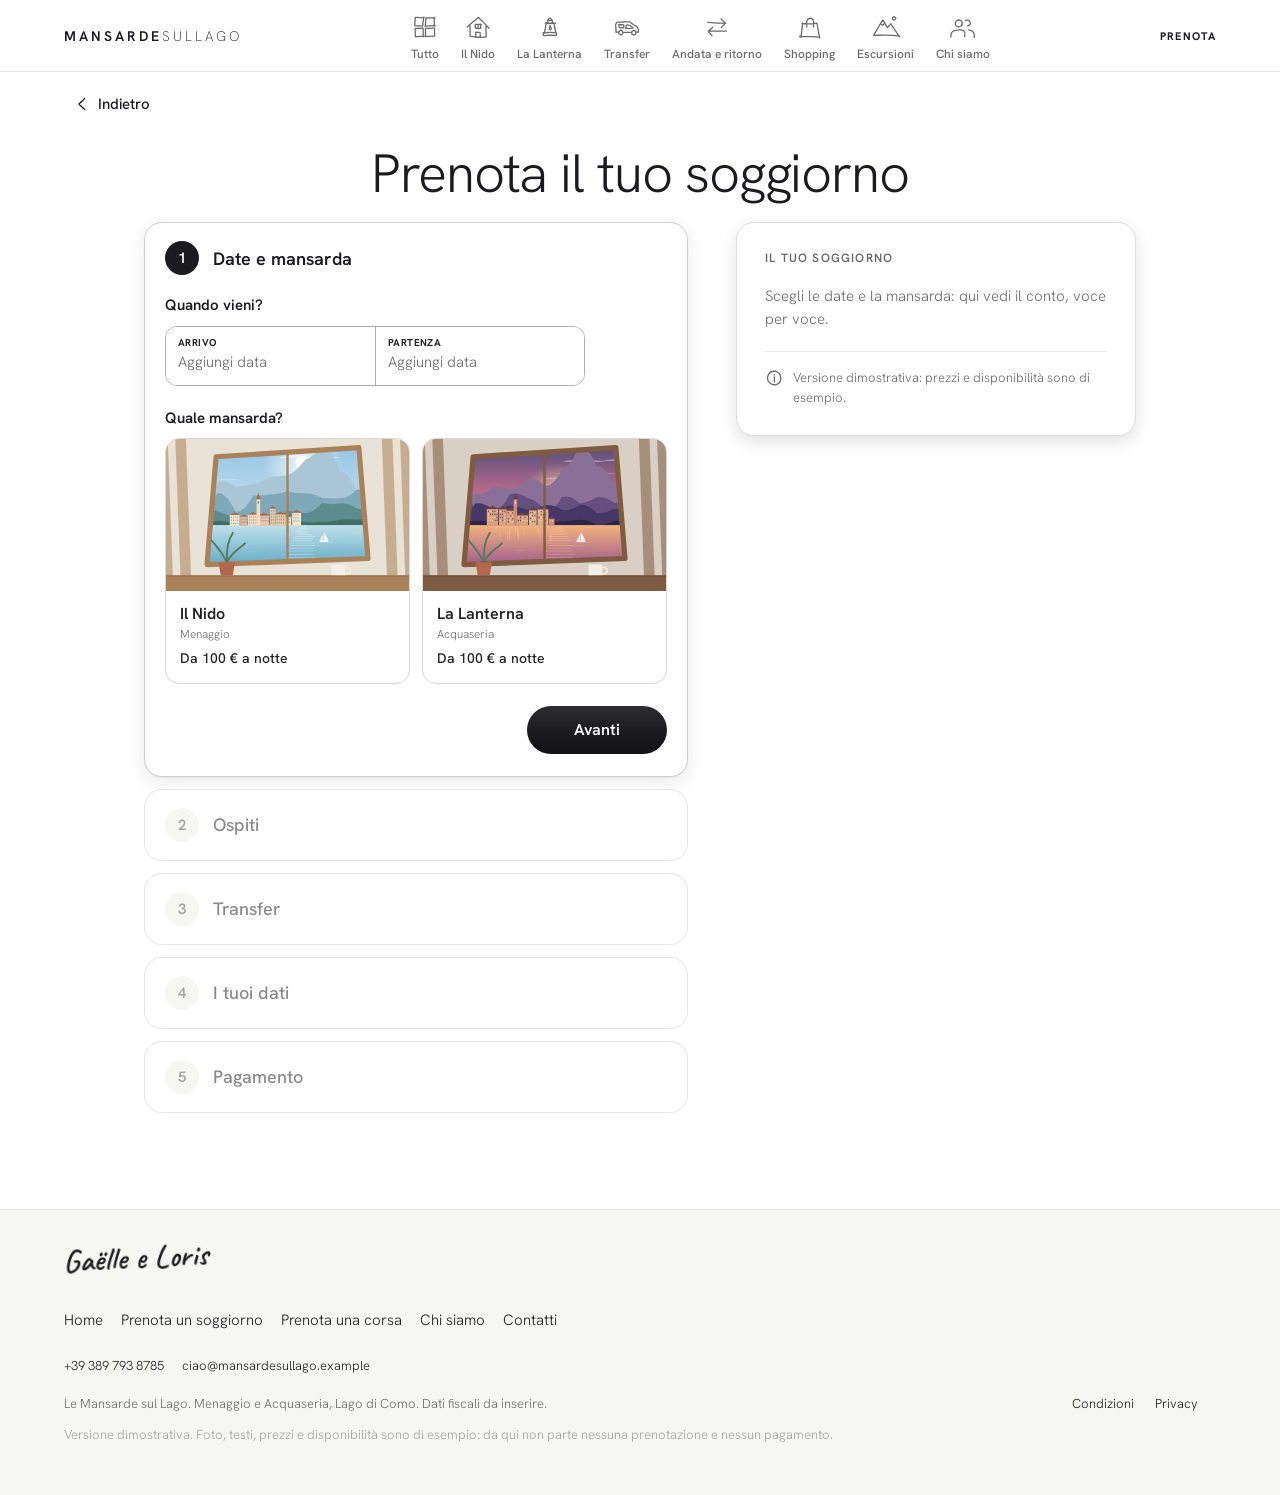
<file: prenota.html>
<!doctype html>
<html lang="it">
	<head>
		<meta charset="utf-8" />
		<meta name="viewport" content="width=device-width, initial-scale=1, viewport-fit=cover" />
		<!-- Versione dimostrativa: i motori di ricerca non devono elencarla. Da togliere quando il sito vero va online. -->
		<meta name="robots" content="noindex, nofollow" />
		<link rel="icon" href="./favicon.svg" type="image/svg+xml" />
		<!-- Carattere Hanken Grotesk (licenza OFL) caricato dal sito stesso: nessuna chiamata ad altri server -->
		<link rel="preload" href="./fonts/hanken-grotesk-latin-300-normal.woff2" as="font" type="font/woff2" crossorigin />
		<style>
			@font-face { font-family: 'Hanken Grotesk'; font-style: normal; font-weight: 200; font-display: swap; src: url('./fonts/hanken-grotesk-latin-200-normal.woff2') format('woff2'); }
			@font-face { font-family: 'Hanken Grotesk'; font-style: normal; font-weight: 300; font-display: swap; src: url('./fonts/hanken-grotesk-latin-300-normal.woff2') format('woff2'); }
			@font-face { font-family: 'Hanken Grotesk'; font-style: normal; font-weight: 400; font-display: swap; src: url('./fonts/hanken-grotesk-latin-400-normal.woff2') format('woff2'); }
			@font-face { font-family: 'Hanken Grotesk'; font-style: normal; font-weight: 500; font-display: swap; src: url('./fonts/hanken-grotesk-latin-500-normal.woff2') format('woff2'); }
			@font-face { font-family: 'Hanken Grotesk'; font-style: normal; font-weight: 600; font-display: swap; src: url('./fonts/hanken-grotesk-latin-600-normal.woff2') format('woff2'); }
			@font-face { font-family: 'Hanken Grotesk'; font-style: normal; font-weight: 700; font-display: swap; src: url('./fonts/hanken-grotesk-latin-700-normal.woff2') format('woff2'); }
			/* Caveat (licenza OFL): scrittura a mano, solo per saluti e firma. Anche questo sta nel sito. */
			@font-face { font-family: 'Caveat'; font-style: normal; font-weight: 600; font-display: swap; src: url('./fonts/caveat-latin-600-normal.woff2') format('woff2'); }
		</style>
		<!-- Le foto provvisorie arrivano da Unsplash: il collegamento si prepara subito, così compaiono prima -->
		<link rel="preconnect" href="https://images.unsplash.com" crossorigin />
		<script>
			// Foto provvisoria che non arriva (rete assente, server bloccato): al suo posto l'illustrazione che sta nel sito.
			// Vale anche per il link che apre la foto in grande.
			function fotoRiserva(img) {
				var r = img.getAttribute('data-riserva');
				if (!r) return;
				img.removeAttribute('data-riserva');
				img.removeAttribute('srcset');
				img.removeAttribute('sizes');
				img.src = r;
				var a = img.closest ? img.closest('a[data-visore-link]') : null;
				if (a) a.setAttribute('href', r);
			}
			// l'avviso «foto non arrivata» si ascolta da qui, prima che le foto comincino a caricarsi
			document.addEventListener('error', function (e) { var t = e.target; if (t && t.tagName === 'IMG') fotoRiserva(t); }, true);
			// Col tasto indietro o ricaricando: niente animazioni d'entrata (tolto subito dopo il primo disegno)
			try {
				var nav = performance.getEntriesByType('navigation')[0];
				if (nav && (nav.type === 'back_forward' || nav.type === 'reload')) {
					var h = document.documentElement;
					h.classList.add('torna');
					addEventListener('load', function () { requestAnimationFrame(function () { requestAnimationFrame(function () { h.classList.remove('torna'); }); }); });
				}
			} catch (e) {}
			// Home con #tutto (icona "Tutto" da un'altra pagina): intestazione bianca senza sfumare dallo scuro (tolto dopo il primo disegno)
			if (location.hash === '#tutto' && !document.documentElement.classList.contains('torna')) {
				var ht = document.documentElement;
				ht.classList.add('a-tutto');
				addEventListener('load', function () { requestAnimationFrame(function () { requestAnimationFrame(function () { ht.classList.remove('a-tutto'); }); }); });
			}
		</script>
		<!--1ymy6q--><meta name="description" content="Scegli le date e la mansarda, aggiungi se vuoi il transfer e paga online."/><!----><title>Prenota un soggiorno | Le Mansarde sul Lago</title>
		<link href="./app/immutable/assets/_layout.m0WFRdXT.css" rel="stylesheet">
	</head>
	<body>
		<div style="display: contents"><!--[--><!--[0--><!--[--><header class="mm-header mm-header--chiaro" data-header=""><a class="mm-logo" href="./index.html" aria-label="Le Mansarde sul Lago, vai alla home">MANSARDE<span>SULLAGO</span></a> <a class="mm-header__link mm-header__link--stretto" href="./prenota.html">Prenota</a> <nav class="mm-sezioni " aria-label="Sezioni" data-chips=""><div class="mm-sezioni__in"><!--[--><a class="mm-sezione" href="./index.html#tutto" data-chip="tutto"><svg class="icon" width="28" height="28" viewBox="0 0 24 24" fill="none" stroke="currentColor" stroke-linecap="round" stroke-linejoin="round" aria-hidden="true" focusable="false"><path d="M10.9 3.6C10.9 3.6 10.2 9.3 10.1 10.2C10.1 10.5 10.2 10.6 10.1 10.8C10.1 10.9 9.9 11 9.8 11.1C9.6 11.2 9.5 11.1 9.2 11.1C8.3 11.1 4.5 11 3.8 11C3.6 11 3.6 11 3.5 11C3.4 10.9 3.3 10.8 3.3 10.7C3.2 10.6 3.3 10.6 3.3 10.4C3.3 9.6 3.5 5.8 3.6 4.8C3.6 4.5 3.6 4.4 3.7 4.2C3.8 4 4 3.9 4.2 3.8C4.4 3.7 4.5 3.8 4.9 3.8C5.9 3.8 11.3 4 11.3 4M12.2 11.6C12.2 11.6 12.7 5.8 12.8 4.9C12.9 4.7 12.8 4.6 12.9 4.5C12.9 4.4 13 4.3 13.1 4.2C13.2 4.2 13.3 4.3 13.5 4.3C14.3 4.3 20.7 4.2 20.7 4.2M19.8 3.6L20 11.6M20.8 10.8L12.3 11.3M10.7 19.9C10.7 19.9 5.4 20.3 4.5 20.3C4.3 20.4 4.2 20.4 4.1 20.4C3.9 20.3 3.8 20.2 3.8 20.1C3.7 20 3.8 19.9 3.8 19.6C3.7 18.8 3.6 15.2 3.6 14.3C3.6 13.9 3.5 13.8 3.6 13.6C3.6 13.4 3.8 13.3 3.9 13.2C4.1 13.1 4.2 13.2 4.5 13.2C5.3 13.1 9.1 13 9.9 13C10 13 10.1 12.9 10.2 13C10.3 13 10.4 13.1 10.4 13.2C10.4 13.2 10.4 13.3 10.4 13.5C10.4 14.3 10.5 20.4 10.5 20.4M12.4 20.4C12.4 20.4 12.4 14.6 12.4 13.8C12.4 13.6 12.3 13.5 12.4 13.4C12.4 13.3 12.5 13.2 12.6 13.2C12.8 13.1 12.9 13.2 13.1 13.2C14 13.2 18.2 13 19.1 12.9C19.4 12.9 19.6 12.8 19.7 12.9C19.9 12.9 20 13 20.1 13.2C20.2 13.3 20.1 13.4 20.1 13.7C20.1 14.5 20.3 18.3 20.3 19.1C20.3 19.3 20.4 19.4 20.3 19.5C20.3 19.6 20.2 19.7 20.1 19.8C20 19.8 19.9 19.8 19.7 19.8C18.7 19.8 11.8 20 11.8 20" vector-effect="non-scaling-stroke"></path></svg><!----><span>Tutto<!--[-1--><!--]--></span></a><a class="mm-sezione" href="./il-nido.html" data-chip="il-nido"><svg class="icon" width="28" height="28" viewBox="0 0 64 64" fill="none" stroke="currentColor" stroke-linecap="round" stroke-linejoin="round" aria-hidden="true" focusable="false"><path d="M7.4 32.1C7.4 32.1 15.9 24.1 20 20.5C23.9 17.2 30 12.4 31.6 11.2C32.1 10.9 32.2 10.7 32.5 10.6C32.7 10.5 33.1 10.5 33.4 10.6C33.7 10.7 33.7 10.9 34.1 11.2C35.5 12.5 41 17.8 44.6 21.5C48.7 25.6 57.3 34.8 57.3 34.8M13.7 26C13.7 26 13.8 35.8 13.9 40.1C13.9 43.8 14 48.5 14 50.5C14 51.3 13.8 51.7 14 52.2C14.2 52.7 14.6 53.2 15.1 53.4C15.6 53.7 16 53.5 16.9 53.6C19.5 53.9 27 55.1 32.3 55.4C37.7 55.7 46.5 55.3 48.8 55.2C49.3 55.2 49.6 55.3 49.9 55.2C50.1 55.1 50.4 54.8 50.5 54.6C50.7 54.3 50.6 54.1 50.5 53.6C50.5 51.8 50.5 46.4 50.5 42.5C50.4 38 50.4 28.3 50.4 28.3M27.1 55.5C27.1 55.5 26.9 47 26.8 45.4C26.8 44.9 26.6 44.7 26.7 44.5C26.8 44.2 27.1 44 27.3 43.9C27.6 43.8 27.8 44 28.3 44C29.4 44.1 33.1 44.3 34.5 44.3C35.1 44.3 35.5 44.1 36 44.3C36.3 44.4 36.7 44.8 36.9 45.2C37.1 45.6 36.9 46 37 46.7C37 48.5 37.2 56.4 37.2 56.4M38 25.1C38 25.1 38.1 32.1 38.2 33.6C38.2 34.1 38.3 34.4 38.2 34.7C38.1 35 37.9 35.3 37.6 35.4C37.3 35.5 37.1 35.4 36.6 35.4C35.2 35.4 30.5 35.3 28.9 35.2C28 35.2 27.6 35.3 27.1 35.1C26.6 34.8 26.1 34.4 25.9 33.8C25.4 32.6 25.7 29.6 25.7 28.4C25.7 27.7 25.5 27.4 25.7 27C25.8 26.6 26.1 26.3 26.5 26.1C26.8 26 27.1 26.2 27.7 26.2C29.6 26.2 39.5 26.3 39.5 26.3M32.3 25.8L32.3 35.9" vector-effect="non-scaling-stroke"></path></svg><!----><span>Il Nido<!--[-1--><!--]--></span></a><a class="mm-sezione" href="./la-lanterna.html" data-chip="la-lanterna"><svg class="icon" width="28" height="28" viewBox="0 0 64 64" fill="none" stroke="currentColor" stroke-linecap="round" stroke-linejoin="round" aria-hidden="true" focusable="false"><path d="M40.7 22C40.7 22 42.3 30.1 43.1 33.8C43.7 37.1 44.5 41.5 44.8 43.1C44.9 43.6 45.1 43.9 45 44.2C44.9 44.5 44.7 44.8 44.4 44.9C44.1 45 43.8 44.8 43.2 44.7C41.3 44.6 35.4 44.2 31.7 44.3C28.3 44.5 23.7 45.2 21.8 45.5C21 45.6 20.5 45.9 20.1 45.7C19.7 45.6 19.3 45.1 19.2 44.7C19.1 44.2 19.4 43.7 19.6 42.9C20 41.1 20.9 37.4 21.5 34.2C22.2 30.3 23.4 21.2 23.4 21.2M22.1 23.1L42.1 23.5M21 23L44.6 23.2M27.4 22.5C27.4 22.5 27.2 19.4 27.2 18.4C27.1 17.9 27 17.6 27.1 17.3C27.2 17 27.5 16.7 27.8 16.5C28.1 16.4 28.4 16.6 28.9 16.6C30.1 16.6 33.4 16.7 34.7 16.7C35.3 16.7 35.7 16.6 36.2 16.7C36.6 16.9 36.9 17.2 37.2 17.7C37.6 18.7 37.3 22.7 37.3 22.7M26.5 17.7C26.5 17.7 27.7 14.7 28.6 13.7C29.4 12.8 30.6 11.8 31.6 11.8C32.6 11.8 33.9 12.9 34.8 13.8C35.8 14.8 37.1 17.5 37.1 17.5M15.9 46.1C15.9 46.1 26.5 44.5 31.4 44.4C35.9 44.3 42.1 45 44.3 45.2C45.1 45.3 45.5 45.2 45.9 45.4C46.3 45.6 46.7 46 46.9 46.5C47.2 47.3 46.9 48.9 46.9 49.7C46.9 50.2 47 50.6 46.9 50.9C46.8 51.1 46.4 51.4 46.1 51.5C45.8 51.6 45.5 51.4 44.9 51.3C42.8 51.1 35.5 50.4 31.1 50.4C27.1 50.5 21.8 51.2 19.6 51.5C18.7 51.6 18.3 51.9 17.8 51.7C17.3 51.5 16.9 51.2 16.7 50.6C16.2 49.5 16.9 44.9 16.9 44.9M33.1 30.3C33.1 30.3 30.2 33.4 30.2 34.9C30.2 36.2 31.5 38.6 32.3 38.6C33.1 38.6 34.8 36.3 34.9 34.9C34.9 33.2 31.2 28.9 31.2 28.9" vector-effect="non-scaling-stroke"></path></svg><!----><span>La Lanterna<!--[-1--><!--]--></span></a><a class="mm-sezione" href="./transfer.html" data-chip="transfer"><svg class="icon" width="28" height="28" viewBox="0 0 64 64" fill="none" stroke="currentColor" stroke-linecap="round" stroke-linejoin="round" aria-hidden="true" focusable="false"><path d="M7.1 44C7.1 44 6.8 39.4 6.7 37.2C6.6 35.3 6.5 33.5 6.4 31.6C6.4 29.7 5.8 27.6 6.3 25.9C6.8 24.2 8 22.2 9.4 21.4C10.9 20.5 13.3 21 15.2 20.9C17.2 20.7 19.2 20.8 21.1 20.7C23.1 20.6 25.1 20.6 27.1 20.5C29 20.5 31.1 20.4 32.8 20.4C34.3 20.4 35.9 20.4 36.7 20.3C37.2 20.3 37.4 20.3 37.7 20.3C38.1 20.4 38.5 20.5 38.8 20.6C39.1 20.8 39.2 21 39.6 21.2C40.3 21.8 41.7 22.9 43 23.8C44.5 24.9 46.2 26.2 47.9 27.3C49.6 28.4 51.9 29 53.4 30.4C55 31.8 56.4 33.7 57.2 35.8C58 37.8 58.3 42.7 58.3 42.7M6.6 43.5L12.5 43.5M21.6 43.9L43.3 44.5M52.3 43.5L58.3 43.4M16.3 40.1C16.3 40.1 13.1 42.9 13.1 44.4C13.1 46 15.1 48.7 16.6 49.3C18 49.8 21 49 21.8 47.8C22.7 46.6 22.6 43.3 21.7 41.9C20.8 40.5 17.7 39.2 16.2 39.6C14.7 40 12.7 44.4 12.7 44.4M51.8 47.7C51.8 47.7 52.5 43.1 51.5 41.9C50.5 40.6 47.3 39.8 45.8 40.4C44.3 41 42.5 43.9 42.6 45.5C42.7 47.1 44.7 49.7 46.3 50.1C47.9 50.5 51.2 49.3 52.2 47.9C53.1 46.5 51.9 41.6 51.9 41.6M12.6 26.6C12.6 26.6 20.7 26.8 22.5 26.8C23.1 26.8 23.4 26.7 23.8 26.9C24.1 27 24.5 27.4 24.6 27.8C24.8 28.1 24.6 28.6 24.6 29.1C24.6 30.1 24.9 32.4 24.5 33.2C24.3 33.6 23.9 33.9 23.6 34.1C23.1 34.2 22.7 34 22.1 34C20.7 33.9 17.2 33.6 15.9 33.5C15.3 33.5 14.9 33.6 14.5 33.4C14.2 33.3 13.9 32.9 13.7 32.6C13.6 32.2 13.7 31.9 13.7 31.3C13.7 30 13.8 25.4 13.8 25.4M29.7 36.2C29.7 36.2 29.7 30.9 29.7 29.6C29.7 29.1 29.5 28.8 29.6 28.5C29.7 28.2 30 27.9 30.3 27.8C30.5 27.7 30.8 27.8 31.3 27.8C32.3 27.8 35.3 27.7 36.3 27.7C36.8 27.7 37 27.6 37.3 27.6C37.7 27.7 38.1 27.8 38.4 28C38.7 28.2 38.8 28.4 39.2 28.7C40.3 29.5 43.8 32.3 45 33.1C45.4 33.4 45.8 33.5 45.9 33.8C46 33.9 46 34.2 45.9 34.3C45.7 34.5 45.3 34.4 44.7 34.5C42.4 34.7 28.3 35.3 28.3 35.3" vector-effect="non-scaling-stroke"></path></svg><!----><span>Transfer<!--[-1--><!--]--></span></a><a class="mm-sezione" href="./andata-ritorno.html" data-chip="andata-ritorno"><svg class="icon" width="28" height="28" viewBox="0 0 64 64" fill="none" stroke="currentColor" stroke-linecap="round" stroke-linejoin="round" aria-hidden="true" focusable="false"><path d="M11 21.3C11 21.3 20.9 22.1 25.7 22.4C30.2 22.7 34.5 22.9 38.9 23C43.3 23.1 52.3 23 52.3 23M41.5 13.7C41.5 13.7 49.1 21.1 50.3 22.3C50.7 22.6 50.9 22.6 51 22.9C51.1 23.1 51.1 23.4 51 23.6C50.9 23.9 50.7 23.9 50.4 24.3C49.3 25.5 42.1 33 42.1 33M53.5 41.3C53.5 41.3 43.7 41.4 39 41.4C34.4 41.4 30 41.3 25.4 41.3C20.8 41.3 11.6 41.4 11.6 41.4M22.2 32.5C22.2 32.5 14.5 39.9 13.3 41.2C12.9 41.6 12.7 41.6 12.6 41.9C12.5 42.1 12.5 42.5 12.6 42.7C12.6 43 12.8 43 13.1 43.4C14.2 44.6 20.5 51.6 20.5 51.6" vector-effect="non-scaling-stroke"></path></svg><!----><span>Andata<!--[0--><span class="mm-sezione__resto"> e ritorno</span><!--]--></span></a><a class="mm-sezione" href="./shopping.html" data-chip="shopping"><svg class="icon" width="28" height="28" viewBox="0 0 64 64" fill="none" stroke="currentColor" stroke-linecap="round" stroke-linejoin="round" aria-hidden="true" focusable="false"><path d="M11.5 55.6C11.5 55.6 12.8 44.7 13.4 39.2C14 33.6 15.2 22.5 15.2 22.5M14 24C14 24 26 24.8 31.6 24.7C36.7 24.6 44.2 23.8 46.3 23.5C46.9 23.5 47.1 23.3 47.4 23.3C47.8 23.4 48.1 23.7 48.3 24C48.4 24.3 48.3 24.6 48.4 25.2C48.7 27.3 49.9 34.6 50.8 39.6C51.8 45.3 54.1 57.4 54.1 57.4M54.5 55C54.5 55 44.6 54.3 39.8 54.1C35.1 53.9 30.8 53.9 25.9 53.9C20.3 53.8 8.2 53.7 8.2 53.7M24.5 32C24.5 32 24.4 27.5 24.4 25.4C24.5 23.4 24.1 21.4 24.5 19.5C25 17.6 25.8 15.5 27.1 14.2C28.4 13 30.7 12 32.5 12C34.2 12 36.5 13.1 37.7 14.4C39.1 15.7 39.8 17.9 40.2 19.7C40.6 21.6 40.2 23.6 40.2 25.6C40.2 27.8 40.3 32.4 40.3 32.4" vector-effect="non-scaling-stroke"></path></svg><!----><span>Shopping<!--[-1--><!--]--></span></a><a class="mm-sezione" href="./escursioni.html" data-chip="escursioni"><svg class="icon" width="28" height="28" viewBox="0 0 64 64" fill="none" stroke="currentColor" stroke-linecap="round" stroke-linejoin="round" aria-hidden="true" focusable="false"><path d="M63.3 52.7C63.3 52.7 52.7 51.7 47.5 51.3C42.6 51 37.7 50.6 32.8 50.6C28 50.5 23.1 50.8 18.4 50.9C13.8 50.9 6.8 51 5 51.1C4.5 51.1 4.3 51.2 4.1 51.1C3.9 51.1 3.8 50.9 3.8 50.7C3.8 50.5 4 50.3 4.2 49.9C5.1 48.4 8.4 42.8 10.6 39.1C12.9 35.3 15.4 31.2 17.6 27.4C19.8 23.8 22.9 18.6 23.9 17C24.2 16.6 24.2 16.2 24.5 16.1C24.7 16 25 16 25.1 16.1C25.4 16.2 25.4 16.5 25.6 17C26.8 19 33.5 30.4 34.7 32.4C35 32.8 35 33.1 35.3 33.2C35.5 33.3 35.8 33.3 36 33.2C36.2 33.1 36.3 32.8 36.6 32.5C37.4 31.3 40.7 26.9 41.6 25.8C41.9 25.3 41.9 25 42.2 24.9C42.4 24.8 42.8 24.8 43 24.9C43.3 25.1 43.3 25.4 43.6 25.8C44.8 27.6 49.1 34 52.1 38.4C55.5 43.4 62.9 54.3 62.9 54.3M19.3 24.4C19.3 24.4 22 26.6 22.8 27.2C23.2 27.5 23.4 27.8 23.7 27.9C24.1 28 24.5 28 24.8 27.9C25.1 27.7 25.2 27.4 25.6 27C26.3 26.2 28.9 23.5 28.9 23.5M54.7 12.1C54.7 12.1 51.9 8.2 50.5 8.2C49.1 8.2 46.5 10.9 46.5 12.2C46.5 13.5 49.1 16.2 50.4 16.2C51.7 16.2 54.3 13.4 54.3 12.1C54.2 10.9 50.5 8.6 50.5 8.6" vector-effect="non-scaling-stroke"></path></svg><!----><span>Escursioni<!--[-1--><!--]--></span></a><a class="mm-sezione" href="./chi-siamo.html" data-chip="chi-siamo"><svg class="icon" width="28" height="28" viewBox="0 0 64 64" fill="none" stroke="currentColor" stroke-linecap="round" stroke-linejoin="round" aria-hidden="true" focusable="false"><path d="M28.7 29.2C28.7 29.2 30.8 25.3 30.7 23.4C30.6 21.6 29.4 19.3 27.9 18C26.5 16.8 23.9 15.9 22 16C20.2 16.1 17.8 17.3 16.6 18.7C15.3 20.1 14.3 22.6 14.4 24.4C14.4 26.2 15.5 28.5 16.8 29.7C18.2 30.9 20.7 31.7 22.5 31.5C24.5 31.4 26.9 30.1 28.1 28.7C29.3 27.4 30 23.5 30 23.5M4.4 55C4.4 55 4.2 50.3 4.8 48.3C5.3 46.4 6.1 44.4 7.4 43.1C8.7 41.7 10.9 40.9 12.8 40.2C14.7 39.5 16.8 39.2 18.8 38.9C20.7 38.6 22.7 38.4 24.7 38.4C26.6 38.4 28.5 38.3 30.2 38.9C31.9 39.4 33.7 40.2 34.7 41.5C35.7 42.9 36 45 36.2 46.9C36.4 49.1 35.7 53.9 35.7 53.9M37.4 17.1C37.4 17.1 42.1 15.7 43.9 16.3C45.6 16.9 47.5 18.7 48.2 20.4C48.9 22 49 24.5 48.2 26C47.3 27.6 42.8 29.5 42.8 29.5M44.4 38.5C44.4 38.5 48.8 39.3 50.7 40.2C52.5 41.1 54.4 42.1 55.5 43.6C56.7 45 57.3 47 57.6 49C58 51 57.6 55.6 57.6 55.6" vector-effect="non-scaling-stroke"></path></svg><!----><span>Chi siamo<!--[-1--><!--]--></span></a><!--]--></div></nav><!----> <a class="mm-header__link mm-header__link--largo" href="./prenota.html">Prenota</a></header><!----> <main id="contenuto"><!--[--><section class="v3-cerca v3-cerca--prev"><div class="v3-cerca__torna"><a class="v3-indietro" href="./index.html" data-indietro="" aria-label="Torna indietro"><svg class="icon" width="20" height="20" viewBox="0 0 24 24" fill="none" stroke="currentColor" stroke-linecap="round" stroke-linejoin="round" aria-hidden="true" focusable="false"><path d="M15.1 5.3C15.1 5.3 12.8 8 11.6 9.1C10.7 10 9.5 11 8.9 11.4C8.7 11.6 8.5 11.7 8.4 11.8C8.4 12 8.4 12.2 8.4 12.4C8.5 12.5 8.7 12.6 8.9 12.8C9.4 13.2 10.5 14.2 11.4 15.1C12.6 16.1 15.3 18.6 15.3 18.6" vector-effect="non-scaling-stroke"></path></svg><!----> <!--[0--><span>Indietro</span><!--]--></a><!----></div> <div class="v3-cerca__in"><h1 class="v3-cerca__titolo">Prenota il tuo soggiorno</h1></div></section> <div class="v3-contenuto v3-form pn" data-prenota=""><div class="pn__passi" data-passi=""><section class="pn-passo is-aperto" data-passo="date"><button type="button" class="pn-passo__testa" data-passo-apri="" aria-expanded="true"><span class="pn-passo__num" aria-hidden="true"><span data-passo-n=""></span><svg class="icon" width="16" height="16" viewBox="0 0 24 24" fill="none" stroke="currentColor" stroke-linecap="round" stroke-linejoin="round" aria-hidden="true" focusable="false"><path d="M4.6 12.3L9.6 17.3M9.2 17.5C9.2 17.5 12.4 14 14.1 12.2C15.8 10.5 19.4 7.1 19.4 7.1" vector-effect="non-scaling-stroke"></path></svg><!----></span> <span class="pn-passo__testi"><span class="pn-passo__titolo">Date e mansarda</span> <span class="pn-passo__sintesi" data-passo-sintesi=""></span></span> <span class="pn-passo__modifica">Modifica</span></button> <div class="pn-passo__corpo" data-passo-corpo=""><div class="campo"><span class="campo__label" id="pn-quando">Quando vieni?</span> <div class="v3-lato__date pn-date" role="group" aria-labelledby="pn-quando"><button type="button" class="v3-lato__data" data-date-apri="arrivo"><span class="v3-lato__etichetta">Arrivo</span> <span class="v3-lato__valore" data-date-testo="dal">Aggiungi data</span></button> <button type="button" class="v3-lato__data" data-date-apri="partenza"><span class="v3-lato__etichetta">Partenza</span> <span class="v3-lato__valore" data-date-testo="al">Aggiungi data</span></button></div></div> <fieldset class="campo"><legend>Quale mansarda?</legend> <div class="pn-case"><!--[--><label class="pn-casa" data-casa-scelta="il-nido"><input type="radio" name="casa" value="il-nido"/> <span class="pn-casa__box"><span class="pn-casa__img"><img src="https://images.unsplash.com/photo-1654011905292-c342dd9fc433?auto=format&amp;q=70&amp;w=1024&amp;h=683&amp;fit=crop" srcset="https://images.unsplash.com/photo-1654011905292-c342dd9fc433?auto=format&amp;q=70&amp;w=640&amp;h=427&amp;fit=crop 640w, https://images.unsplash.com/photo-1654011905292-c342dd9fc433?auto=format&amp;q=70&amp;w=1024&amp;h=683&amp;fit=crop 1024w, https://images.unsplash.com/photo-1654011905292-c342dd9fc433?auto=format&amp;q=70&amp;w=1600&amp;h=1067&amp;fit=crop 1600w, https://images.unsplash.com/photo-1654011905292-c342dd9fc433?auto=format&amp;q=70&amp;w=2400&amp;h=1601&amp;fit=crop 2400w" sizes="(min-width: 1024px) 240px, 40vw" alt="" width="1600" height="1067" loading="lazy" decoding="async" data-riserva="./foto/nido-1.svg"/><!----></span> <span class="pn-casa__testi"><strong>Il Nido</strong> <small>Menaggio</small> <span class="pn-casa__prezzo" data-casa-prezzo="il-nido">Da 100 € a notte</span></span></span></label><label class="pn-casa" data-casa-scelta="la-lanterna"><input type="radio" name="casa" value="la-lanterna"/> <span class="pn-casa__box"><span class="pn-casa__img"><img src="https://images.unsplash.com/photo-1642967929244-621cd237ffdf?auto=format&amp;q=70&amp;w=1024&amp;h=683&amp;fit=crop" srcset="https://images.unsplash.com/photo-1642967929244-621cd237ffdf?auto=format&amp;q=70&amp;w=640&amp;h=427&amp;fit=crop 640w, https://images.unsplash.com/photo-1642967929244-621cd237ffdf?auto=format&amp;q=70&amp;w=1024&amp;h=683&amp;fit=crop 1024w, https://images.unsplash.com/photo-1642967929244-621cd237ffdf?auto=format&amp;q=70&amp;w=1600&amp;h=1067&amp;fit=crop 1600w, https://images.unsplash.com/photo-1642967929244-621cd237ffdf?auto=format&amp;q=70&amp;w=2400&amp;h=1601&amp;fit=crop 2400w" sizes="(min-width: 1024px) 240px, 40vw" alt="" width="1600" height="1067" loading="lazy" decoding="async" data-riserva="./foto/lanterna-1.svg"/><!----></span> <span class="pn-casa__testi"><strong>La Lanterna</strong> <small>Acquaseria</small> <span class="pn-casa__prezzo" data-casa-prezzo="la-lanterna">Da 100 € a notte</span></span></span></label><!--]--></div></fieldset><!----> <p class="pn-errore" data-passo-errore="" role="alert" hidden=""></p> <div class="pn-passo__avanti"><button type="button" class="v3-btn" data-passo-avanti="">Avanti</button></div></div></section><!----> <section class="pn-passo" data-passo="ospiti"><button type="button" class="pn-passo__testa" data-passo-apri="" aria-expanded="false"><span class="pn-passo__num" aria-hidden="true"><span data-passo-n=""></span><svg class="icon" width="16" height="16" viewBox="0 0 24 24" fill="none" stroke="currentColor" stroke-linecap="round" stroke-linejoin="round" aria-hidden="true" focusable="false"><path d="M4.6 12.3L9.6 17.3M9.2 17.5C9.2 17.5 12.4 14 14.1 12.2C15.8 10.5 19.4 7.1 19.4 7.1" vector-effect="non-scaling-stroke"></path></svg><!----></span> <span class="pn-passo__testi"><span class="pn-passo__titolo">Ospiti</span> <span class="pn-passo__sintesi" data-passo-sintesi=""></span></span> <span class="pn-passo__modifica">Modifica</span></button> <div class="pn-passo__corpo" data-passo-corpo="" hidden=""><div class="campo"><label class="campo__label" for="pn-adulti">Quanti siete?</label> <p class="campo__aiuto">Le mansarde ospitano fino a 2 persone.</p> <div class="numero" data-stepper=""><button type="button" data-step="-1" aria-label="Diminuisci"><svg class="icon" width="18" height="18" viewBox="0 0 24 24" fill="none" stroke="currentColor" stroke-linecap="round" stroke-linejoin="round" aria-hidden="true" focusable="false"><path d="M4.8 12.4C4.8 12.4 9.7 12.3 12.2 12.3C14.7 12.2 19.8 12 19.8 12" vector-effect="non-scaling-stroke"></path></svg><!----></button> <input id="pn-adulti" name="adulti" type="number" inputmode="numeric" value="2" min="1" max="2" step="1"/> <button type="button" data-step="1" aria-label="Aumenta"><svg class="icon" width="18" height="18" viewBox="0 0 24 24" fill="none" stroke="currentColor" stroke-linecap="round" stroke-linejoin="round" aria-hidden="true" focusable="false"><path d="M12 4.9C12 4.9 12.3 9.6 12.3 12C12.3 14.4 11.7 19.1 11.7 19.1M4.8 11.9C4.8 11.9 9.8 11.8 12.3 11.9C14.7 11.9 19.3 12 19.3 12" vector-effect="non-scaling-stroke"></path></svg><!----></button></div></div> <label class="check"><input type="checkbox" name="bimbo"/><span>Con noi c’è un bimbo fino a 2 anni</span></label> <p class="campo__aiuto">Un bimbo fino a 2 anni può dormire con voi: culla e occorrente li portate voi. Non possiamo ospitare animali.</p><!----> <p class="pn-errore" data-passo-errore="" role="alert" hidden=""></p> <div class="pn-passo__avanti"><button type="button" class="v3-btn" data-passo-avanti="">Avanti</button></div></div></section><!----> <!--[0--><section class="pn-passo" data-passo="transfer"><button type="button" class="pn-passo__testa" data-passo-apri="" aria-expanded="false"><span class="pn-passo__num" aria-hidden="true"><span data-passo-n=""></span><svg class="icon" width="16" height="16" viewBox="0 0 24 24" fill="none" stroke="currentColor" stroke-linecap="round" stroke-linejoin="round" aria-hidden="true" focusable="false"><path d="M4.6 12.3L9.6 17.3M9.2 17.5C9.2 17.5 12.4 14 14.1 12.2C15.8 10.5 19.4 7.1 19.4 7.1" vector-effect="non-scaling-stroke"></path></svg><!----></span> <span class="pn-passo__testi"><span class="pn-passo__titolo">Transfer</span> <span class="pn-passo__sintesi" data-passo-sintesi=""></span></span> <span class="pn-passo__modifica">Modifica</span></button> <div class="pn-passo__corpo" data-passo-corpo="" hidden=""><fieldset class="campo"><legend>Vuoi che ti veniamo a prendere?</legend> <p class="campo__aiuto">Facoltativo. Insieme al soggiorno il transfer costa il 10% in meno.</p> <div class="scelte"><label class="scelta"><input type="radio" name="transfer" value="no" checked=""/><span>No, grazie</span></label> <label class="scelta"><input type="radio" name="transfer" value="arrivo"/><span>Solo all’arrivo</span></label> <label class="scelta"><input type="radio" name="transfer" value="andata-ritorno"/><span>Arrivo e ripartenza</span></label></div></fieldset> <div class="pn-gruppo" data-transfer-dettagli="" hidden=""><div class="campo"><label for="pn-luogo">Da dove arrivi?</label> <select class="input" id="pn-luogo" name="luogo"><!--[--><option value="malpensa">Aeroporto di Milano Malpensa · 190 €</option><option value="linate">Aeroporto di Milano Linate · 200 €</option><option value="bergamo">Aeroporto di Bergamo Orio al Serio · 220 €</option><option value="milano">Milano, stazione Centrale e centro · 200 €</option><option value="como">Como, stazione San Giovanni e centro · 90 €</option><option value="lugano">Lugano, stazione e centro · 80 €</option><option value="colico">Colico, stazione · 70 €</option><!--]--></select></div> <div class="richiesta__griglia"><div class="campo"><label for="pn-ora">A che ora arrivi? <span class="facolt">(facoltativo)</span></label> <input class="input" id="pn-ora" name="ora" type="time"/></div> <div class="campo" data-solo-ritorno="" hidden=""><label for="pn-ora-ritorno">A che ora riparti? <span class="facolt">(facoltativo)</span></label> <input class="input" id="pn-ora-ritorno" name="oraRitorno" type="time"/></div></div> <div class="campo"><label for="pn-volo">Volo o treno <span class="facolt">(facoltativo)</span></label> <input class="input" id="pn-volo" name="volo" autocomplete="off" placeholder="Es. il numero del volo"/></div> <p class="pn-nota"><svg class="icon" width="26" height="26" viewBox="0 0 64 64" fill="none" stroke="currentColor" stroke-linecap="round" stroke-linejoin="round" aria-hidden="true" focusable="false"><path d="M7.1 44C7.1 44 6.8 39.4 6.7 37.2C6.6 35.3 6.5 33.5 6.4 31.6C6.4 29.7 5.8 27.6 6.3 25.9C6.8 24.2 8 22.2 9.4 21.4C10.9 20.5 13.3 21 15.2 20.9C17.2 20.7 19.2 20.8 21.1 20.7C23.1 20.6 25.1 20.6 27.1 20.5C29 20.5 31.1 20.4 32.8 20.4C34.3 20.4 35.9 20.4 36.7 20.3C37.2 20.3 37.4 20.3 37.7 20.3C38.1 20.4 38.5 20.5 38.8 20.6C39.1 20.8 39.2 21 39.6 21.2C40.3 21.8 41.7 22.9 43 23.8C44.5 24.9 46.2 26.2 47.9 27.3C49.6 28.4 51.9 29 53.4 30.4C55 31.8 56.4 33.7 57.2 35.8C58 37.8 58.3 42.7 58.3 42.7M6.6 43.5L12.5 43.5M21.6 43.9L43.3 44.5M52.3 43.5L58.3 43.4M16.3 40.1C16.3 40.1 13.1 42.9 13.1 44.4C13.1 46 15.1 48.7 16.6 49.3C18 49.8 21 49 21.8 47.8C22.7 46.6 22.6 43.3 21.7 41.9C20.8 40.5 17.7 39.2 16.2 39.6C14.7 40 12.7 44.4 12.7 44.4M51.8 47.7C51.8 47.7 52.5 43.1 51.5 41.9C50.5 40.6 47.3 39.8 45.8 40.4C44.3 41 42.5 43.9 42.6 45.5C42.7 47.1 44.7 49.7 46.3 50.1C47.9 50.5 51.2 49.3 52.2 47.9C53.1 46.5 51.9 41.6 51.9 41.6M12.6 26.6C12.6 26.6 20.7 26.8 22.5 26.8C23.1 26.8 23.4 26.7 23.8 26.9C24.1 27 24.5 27.4 24.6 27.8C24.8 28.1 24.6 28.6 24.6 29.1C24.6 30.1 24.9 32.4 24.5 33.2C24.3 33.6 23.9 33.9 23.6 34.1C23.1 34.2 22.7 34 22.1 34C20.7 33.9 17.2 33.6 15.9 33.5C15.3 33.5 14.9 33.6 14.5 33.4C14.2 33.3 13.9 32.9 13.7 32.6C13.6 32.2 13.7 31.9 13.7 31.3C13.7 30 13.8 25.4 13.8 25.4M29.7 36.2C29.7 36.2 29.7 30.9 29.7 29.6C29.7 29.1 29.5 28.8 29.6 28.5C29.7 28.2 30 27.9 30.3 27.8C30.5 27.7 30.8 27.8 31.3 27.8C32.3 27.8 35.3 27.7 36.3 27.7C36.8 27.7 37 27.6 37.3 27.6C37.7 27.7 38.1 27.8 38.4 28C38.7 28.2 38.8 28.4 39.2 28.7C40.3 29.5 43.8 32.3 45 33.1C45.4 33.4 45.8 33.5 45.9 33.8C46 33.9 46 34.2 45.9 34.3C45.7 34.5 45.3 34.4 44.7 34.5C42.4 34.7 28.3 35.3 28.3 35.3" vector-effect="non-scaling-stroke"></path></svg><!----><span data-transfer-prezzo=""></span></p></div><!----> <p class="pn-errore" data-passo-errore="" role="alert" hidden=""></p> <div class="pn-passo__avanti"><button type="button" class="v3-btn" data-passo-avanti="">Avanti</button></div></div></section><!--]--> <section class="pn-passo" data-passo="dati"><button type="button" class="pn-passo__testa" data-passo-apri="" aria-expanded="false"><span class="pn-passo__num" aria-hidden="true"><span data-passo-n=""></span><svg class="icon" width="16" height="16" viewBox="0 0 24 24" fill="none" stroke="currentColor" stroke-linecap="round" stroke-linejoin="round" aria-hidden="true" focusable="false"><path d="M4.6 12.3L9.6 17.3M9.2 17.5C9.2 17.5 12.4 14 14.1 12.2C15.8 10.5 19.4 7.1 19.4 7.1" vector-effect="non-scaling-stroke"></path></svg><!----></span> <span class="pn-passo__testi"><span class="pn-passo__titolo">I tuoi dati</span> <span class="pn-passo__sintesi" data-passo-sintesi=""></span></span> <span class="pn-passo__modifica">Modifica</span></button> <div class="pn-passo__corpo" data-passo-corpo="" hidden=""><div class="richiesta__griglia"><div class="campo"><label for="pn-nome">Nome e cognome</label> <input class="input" id="pn-nome" name="nome" autocomplete="name" required=""/></div> <div class="campo"><label for="pn-tel">Telefono</label> <input class="input" id="pn-tel" name="telefono" type="tel" autocomplete="tel" required=""/></div> <div class="campo pieno"><label for="pn-email">Email</label> <p class="campo__aiuto">Qui ti mandiamo la conferma e le istruzioni per il check-in.</p> <input class="input" id="pn-email" name="email" type="email" autocomplete="email" required=""/></div> <div class="campo pieno"><label for="pn-msg">Vuoi dirci qualcosa? <span class="facolt">(facoltativo)</span></label> <textarea class="input" id="pn-msg" name="messaggio" rows="3"></textarea></div> <div class="pieno"><label class="check privacy"><input type="checkbox" name="privacy"/><span>Ho letto le <a class="link" href="./condizioni.html" target="_blank">condizioni</a> e l’<a class="link" href="./privacy.html" target="_blank">informativa privacy</a>.</span></label></div></div><!----> <p class="pn-errore" data-passo-errore="" role="alert" hidden=""></p> <div class="pn-passo__avanti"><button type="button" class="v3-btn" data-passo-avanti="">Avanti</button></div></div></section><!----> <section class="pn-passo" data-passo="paga"><button type="button" class="pn-passo__testa" data-passo-apri="" aria-expanded="false"><span class="pn-passo__num" aria-hidden="true"><span data-passo-n=""></span><svg class="icon" width="16" height="16" viewBox="0 0 24 24" fill="none" stroke="currentColor" stroke-linecap="round" stroke-linejoin="round" aria-hidden="true" focusable="false"><path d="M4.6 12.3L9.6 17.3M9.2 17.5C9.2 17.5 12.4 14 14.1 12.2C15.8 10.5 19.4 7.1 19.4 7.1" vector-effect="non-scaling-stroke"></path></svg><!----></span> <span class="pn-passo__testi"><span class="pn-passo__titolo">Pagamento</span> <span class="pn-passo__sintesi" data-passo-sintesi=""></span></span> <span class="pn-passo__modifica">Modifica</span></button> <div class="pn-passo__corpo" data-passo-corpo="" hidden=""><fieldset class="campo"><legend>Come vuoi pagare?</legend> <div class="pn-formule"><!--[--><label class="pn-formula" data-formula="flessibile"><input type="radio" name="formula" value="flessibile" checked=""/> <span class="pn-formula__box"><span class="pn-formula__testi"><strong>Flessibile</strong><small data-formula-testo="flessibile">Paghi tutto ora. Cancellazione gratuita fino a 7 giorni prima dell’arrivo.</small></span> <span class="pn-formula__importo" data-formula-importo="flessibile"></span></span></label><label class="pn-formula" data-formula="subito"><input type="radio" name="formula" value="subito"/> <span class="pn-formula__box"><span class="pn-formula__testi"><strong>Prezzo migliore</strong><small data-formula-testo="subito">Paghi tutto ora con il 10% di sconto sulle notti. Non rimborsabile.</small></span> <span class="pn-formula__importo" data-formula-importo="subito"></span></span></label><label class="pn-formula" data-formula="acconto"><input type="radio" name="formula" value="acconto"/> <span class="pn-formula__box"><span class="pn-formula__testi"><strong>Acconto</strong><small data-formula-testo="acconto">Paghi il 30% ora e il resto 7 giorni prima dell’arrivo. Cancellazione gratuita fino a quel giorno.</small></span> <span class="pn-formula__importo" data-formula-importo="acconto"></span></span></label><!--]--></div></fieldset> <p class="pn-nota"><svg class="icon" width="22" height="22" viewBox="0 0 24 24" fill="none" stroke="currentColor" stroke-linecap="round" stroke-linejoin="round" aria-hidden="true" focusable="false"><path d="M18.3 21.2C18.3 21.2 13.7 21.2 11.6 21.1C9.7 21.1 7.1 20.9 6.3 20.8C6 20.8 5.9 20.9 5.8 20.8C5.7 20.7 5.5 20.6 5.5 20.5C5.4 20.3 5.4 20.2 5.5 20C5.5 19.2 5.5 17.2 5.6 15.7C5.6 14.3 5.7 11.9 5.7 11.3C5.7 11.1 5.7 11 5.7 10.9C5.8 10.8 5.9 10.7 5.9 10.7C6 10.6 6.1 10.7 6.2 10.7C6.9 10.7 9.7 10.9 11.4 10.9C13.2 11 16 11 16.9 11C17.2 11 17.3 11 17.4 11C17.6 11.1 17.7 11.2 17.8 11.4C17.9 11.6 17.8 11.7 17.8 12C17.8 12.7 17.9 14.8 17.9 16.3C18 18.1 18 21.9 18 21.9M8.3 11.2C8.3 11.2 8.2 9.4 8.2 8.5C8.3 7.7 8.2 6.9 8.5 6.2C8.7 5.6 9.2 4.9 9.8 4.4C10.4 4 11.3 3.7 12 3.7C12.7 3.7 13.5 3.9 14.1 4.3C14.6 4.7 15.1 5.5 15.3 6.2C15.5 6.9 15.4 7.6 15.4 8.4C15.4 9.4 15.5 11.4 15.5 11.4" vector-effect="non-scaling-stroke"></path></svg><!----><span>Paghi con carta sulla pagina sicura di Stripe. In questa dimostrazione il pagamento è simulato.</span></p><!----> <p class="pn-errore" data-passo-errore="" role="alert" hidden=""></p> <div class="pn-passo__avanti"><button type="button" class="v3-btn" data-passo-avanti="">Vai al pagamento</button></div></div></section><!----></div> <aside class="pn-riepilogo" aria-label="Il tuo soggiorno" data-riepilogo=""><div class="pn-riepilogo__box"><p class="pn-riepilogo__etichetta">Il tuo soggiorno</p> <div class="pn-riepilogo__casa" data-riep-casa="" hidden=""><img alt="" data-riep-foto="" width="160" height="107"/> <span><strong data-riep-nome=""></strong><small data-riep-quando=""></small></span></div> <p class="pn-riepilogo__vuoto" data-riep-vuoto="">Scegli le date e la mansarda: qui vedi il conto, voce per voce.</p> <dl class="pn-righe" data-riep-righe=""></dl> <p class="pn-totale" data-riep-totale="" hidden=""><span>Totale</span><strong data-riep-cifra=""></strong></p> <p class="pn-riepilogo__ora" data-riep-ora="" hidden=""></p> <p class="pn-riepilogo__nota"><svg class="icon" width="18" height="18" viewBox="0 0 24 24" fill="none" stroke="currentColor" stroke-linecap="round" stroke-linejoin="round" aria-hidden="true" focusable="false"><path d="M11.3 3.1C11.3 3.1 9.7 3.2 9.1 3.4C8.4 3.6 7.8 4.1 7.2 4.5C6.6 4.9 6.1 5.5 5.7 6C5.2 6.6 4.8 7.2 4.5 7.9C4.2 8.5 3.9 9.2 3.7 9.9C3.6 10.5 3.4 11.2 3.4 11.9C3.4 12.6 3.4 13.3 3.6 14C3.7 14.6 4 15.3 4.3 16C4.6 16.6 5.1 17.3 5.7 17.8C6.2 18.4 6.9 18.9 7.5 19.4C8.2 19.8 9 20.2 9.7 20.5C10.4 20.8 11.2 21 11.9 21C12.7 21.1 13.5 21.1 14.2 20.9C14.9 20.8 15.7 20.5 16.4 20.2C17 19.9 17.7 19.5 18.2 19C18.8 18.6 19.3 18 19.7 17.4C20.1 16.8 20.4 16.1 20.6 15.4C20.8 14.7 20.9 13.9 21 13.1C21 12.3 20.9 11.5 20.8 10.7C20.7 9.9 20.5 9.1 20.3 8.4C20 7.7 19.7 7 19.3 6.5C18.9 5.9 18.4 5.3 17.8 4.9C17.2 4.4 16.6 4 15.9 3.7C15.2 3.4 14.4 3.1 13.6 3C12.8 2.8 12 2.7 11.2 2.7C10.4 2.8 9.7 2.9 8.9 3.1C8.2 3.4 6.9 4.1 6.9 4.1M12.4 10.6L12.6 17.2M12.3 7.6L12.3 8.1" vector-effect="non-scaling-stroke"></path></svg><!----><span>Versione dimostrativa: prezzi e disponibilità sono di esempio.</span></p></div></aside> <section class="pn-fatto" data-fatto="" hidden="" tabindex="-1" aria-live="polite"></section></div> <div class="v3-fondo pn-fondo" data-pn-fondo=""><div class="v3-fondo__barra"><span class="v3-fondo__prezzo" data-pn-fondo-testo=""><span>Il tuo soggiorno</span><small>Scegli date e mansarda</small></span> <button type="button" class="v3-btn" data-pn-continua="">Vedi il conto</button></div></div> <dialog class="cal" data-cal="" aria-labelledby="cal-titolo" aria-describedby="cal-sotto"><div class="cal__testa"><button type="button" class="cal__tasto" data-cal-chiudi="" aria-label="Chiudi senza salvare"><svg width="22" height="22" viewBox="0 0 24 24" fill="none" stroke="currentColor" stroke-width="1.6" stroke-linecap="round" aria-hidden="true"><path d="M5.8 5.2C5.8 5.2 8.2 8.2 9.4 9.5C10.7 10.9 12.1 12 13.5 13.4C14.9 14.8 17.8 18 17.8 18M18.3 5.8C18.3 5.8 15 8.4 13.5 9.7C12.1 11 10.7 12.1 9.4 13.4C8.1 14.8 5.7 17.7 5.7 17.7"></path></svg></button></div> <div class="cal__intro"><p class="cal__passo" data-cal-passo=""></p> <h2 class="cal__titolo" id="cal-titolo" data-cal-titolo="">Scegli le date</h2> <p class="cal__sotto" id="cal-sotto" data-cal-sotto=""></p></div> <div class="cal__settimana" aria-hidden="true"><span>L</span><span>M</span><span>M</span><span>G</span><span>V</span><span>S</span><span>D</span></div> <div class="cal__mesi" data-cal-mesi=""></div> <div class="cal__piede"><div class="cal__riga"><p class="cal__scelta" data-cal-scelta="" aria-live="polite"></p> <button type="button" class="cal__cancella" data-cal-cancella="" hidden="">Cancella</button></div> <div class="cal__comandi cal__comandi--solo"><button type="button" class="v3-btn cal__salva" data-cal-salva="" disabled="">Salva le date</button></div></div></dialog><!----> <dialog class="paga" data-paga="" aria-labelledby="paga-titolo"><div class="paga__testa"><span class="paga__prova">Dimostrazione</span> <button type="button" class="cal__tasto" data-paga-chiudi="" aria-label="Chiudi senza pagare"><svg width="22" height="22" viewBox="0 0 24 24" fill="none" stroke="currentColor" stroke-width="1.6" stroke-linecap="round" aria-hidden="true"><path d="M5.8 5.2C5.8 5.2 8.2 8.2 9.4 9.5C10.7 10.9 12.1 12 13.5 13.4C14.9 14.8 17.8 18 17.8 18M18.3 5.8C18.3 5.8 15 8.4 13.5 9.7C12.1 11 10.7 12.1 9.4 13.4C8.1 14.8 5.7 17.7 5.7 17.7"></path></svg></button></div> <div class="paga__corpo"><span class="paga__icona"><svg class="icon" width="28" height="28" viewBox="0 0 24 24" fill="none" stroke="currentColor" stroke-linecap="round" stroke-linejoin="round" aria-hidden="true" focusable="false"><path d="M18.3 21.2C18.3 21.2 13.7 21.2 11.6 21.1C9.7 21.1 7.1 20.9 6.3 20.8C6 20.8 5.9 20.9 5.8 20.8C5.7 20.7 5.5 20.6 5.5 20.5C5.4 20.3 5.4 20.2 5.5 20C5.5 19.2 5.5 17.2 5.6 15.7C5.6 14.3 5.7 11.9 5.7 11.3C5.7 11.1 5.7 11 5.7 10.9C5.8 10.8 5.9 10.7 5.9 10.7C6 10.6 6.1 10.7 6.2 10.7C6.9 10.7 9.7 10.9 11.4 10.9C13.2 11 16 11 16.9 11C17.2 11 17.3 11 17.4 11C17.6 11.1 17.7 11.2 17.8 11.4C17.9 11.6 17.8 11.7 17.8 12C17.8 12.7 17.9 14.8 17.9 16.3C18 18.1 18 21.9 18 21.9M8.3 11.2C8.3 11.2 8.2 9.4 8.2 8.5C8.3 7.7 8.2 6.9 8.5 6.2C8.7 5.6 9.2 4.9 9.8 4.4C10.4 4 11.3 3.7 12 3.7C12.7 3.7 13.5 3.9 14.1 4.3C14.6 4.7 15.1 5.5 15.3 6.2C15.5 6.9 15.4 7.6 15.4 8.4C15.4 9.4 15.5 11.4 15.5 11.4" vector-effect="non-scaling-stroke"></path></svg><!----></span> <h2 class="paga__titolo" id="paga-titolo">Pagamento di prova</h2> <p class="paga__importo" data-paga-importo=""></p> <p class="paga__testo">Nel sito vero qui si apre la pagina di pagamento sicura di Stripe. Questa è una dimostrazione: non ti chiediamo la carta, non parte nessun pagamento e non viene salvato niente.</p> <div class="paga__comandi"><button type="button" class="v3-btn" data-paga-esito="pagato">Simula pagamento riuscito</button> <button type="button" class="v3-btn v3-btn--linea" data-paga-esito="rifiutato">Simula pagamento rifiutato</button></div></div></dialog><!----> <!----><script type="application/json" id="dati-sito">{"demo":true,"autistaAttivo":true,"regole":{"nottiMin":1,"nottiMax":28,"mesiAvanti":12,"anticipoGiorni":1,"tassa":{"perPersonaNotte":2,"nottiMax":7},"cancellazioneGiorni":7},"formule":[{"id":"flessibile","nome":"Flessibile","testo":"Paghi tutto ora. Cancellazione gratuita fino a 7 giorni prima dell’arrivo.","testoVicino":"Paghi tutto ora. All’arrivo mancano meno di 7 giorni: la cancellazione gratuita non è più possibile.","sconto":0,"quotaOra":1},{"id":"subito","nome":"Prezzo migliore","testo":"Paghi tutto ora con il 10% di sconto sulle notti. Non rimborsabile.","sconto":10,"quotaOra":1},{"id":"acconto","nome":"Acconto","testo":"Paghi il 30% ora e il resto 7 giorni prima dell’arrivo. Cancellazione gratuita fino a quel giorno.","sconto":0,"quotaOra":0.3,"soloConAnticipo":true,"testoVicino":"Disponibile solo se all’arrivo mancano più di 7 giorni."}],"mansarde":[{"slug":"il-nido","nome":"Il Nido","luogo":"Menaggio","prezzo":{"notte":100,"alta":120,"mesiAlta":[6,7,8,9],"pulizie":40},"ospitiMax":2,"foto":"https://images.unsplash.com/photo-1654011905292-c342dd9fc433?auto=format&q=70&w=640&h=427&fit=crop","fotoRiserva":"./foto/nido-1.svg"},{"slug":"la-lanterna","nome":"La Lanterna","luogo":"Acquaseria","prezzo":{"notte":100,"alta":120,"mesiAlta":[6,7,8,9],"pulizie":40},"ospitiMax":2,"foto":"https://images.unsplash.com/photo-1642967929244-621cd237ffdf?auto=format&q=70&w=640&h=427&fit=crop","fotoRiserva":"./foto/lanterna-1.svg"}],"corse":[{"slug":"transfer","nome":"Transfer"},{"slug":"andata-ritorno","nome":"Andata e ritorno"},{"slug":"shopping","nome":"Shopping"},{"slug":"escursioni","nome":"Escursioni"}],"cfgCorse":{"autista":{"nome":"Loris","mezzo":"Minivan con autista","passeggeriMax":8,"notte":{"dalle":22,"alle":6,"maggiorazione":20},"scontoRitorno":10,"scontoConSoggiorno":10,"oraInPiu":40,"oreMax":10,"anticipoGiorni":1,"mesiAvanti":12,"cancellazioneOre":48},"luoghi":[{"id":"malpensa","nome":"Aeroporto di Milano Malpensa","breve":"Malpensa","tipo":"aeroporto","minuti":90,"prezzo":190},{"id":"linate","nome":"Aeroporto di Milano Linate","breve":"Linate","tipo":"aeroporto","minuti":100,"prezzo":200},{"id":"bergamo","nome":"Aeroporto di Bergamo Orio al Serio","breve":"Bergamo Orio al Serio","tipo":"aeroporto","minuti":110,"prezzo":220},{"id":"milano","nome":"Milano, stazione Centrale e centro","breve":"Milano","tipo":"stazione","minuti":100,"prezzo":200},{"id":"como","nome":"Como, stazione San Giovanni e centro","breve":"Como","tipo":"stazione","minuti":50,"prezzo":90},{"id":"lugano","nome":"Lugano, stazione e centro","breve":"Lugano","tipo":"stazione","minuti":40,"prezzo":80},{"id":"colico","nome":"Colico, stazione","breve":"Colico","tipo":"stazione","minuti":35,"prezzo":70}],"negozi":[{"id":"como","nome":"Como, il centro e la seta","minuti":50,"oreIncluse":4,"prezzo":190},{"id":"lugano","nome":"Lugano, via Nassa","minuti":40,"oreIncluse":4,"prezzo":180},{"id":"foxtown","nome":"FoxTown, outlet di Mendrisio","minuti":60,"oreIncluse":4,"prezzo":220},{"id":"milano","nome":"Milano, il Quadrilatero della moda","minuti":100,"oreIncluse":5,"prezzo":390}],"sentieri":[{"id":"breglia","nome":"Breglia, per il Rifugio Menaggio","minuti":20,"prezzo":50},{"id":"sanagra","nome":"Grandola, per la Val Sanagra","minuti":15,"prezzo":40},{"id":"greenway","nome":"Colonno, per la Greenway del Lago","minuti":25,"prezzo":60},{"id":"griante","nome":"Griante, per San Martino","minuti":10,"prezzo":35}]}}</script><!----><!----><!--]--><!----></main> <footer class="mm-footer"><div class="mm-footer__in"><p class="lg-mano lg-mano--firma mm-footer__firma">Gaëlle e Loris</p> <nav class="mm-footer__nav" aria-label="Pagine"><a href="./index.html">Home</a> <a href="./prenota.html">Prenota un soggiorno</a> <a href="./corsa.html">Prenota una corsa</a> <a href="./chi-siamo.html">Chi siamo</a> <a href="./contatti.html">Contatti</a></nav> <p class="mm-footer__contatti"><a href="tel:+393897938785">+39 389 793 8785</a> <a href="mailto:ciao@mansardesullago.example">ciao@mansardesullago.example</a></p> <p>Le Mansarde sul Lago. Menaggio e Acquaseria, Lago di Como. Dati fiscali da inserire.</p> <p><a href="./condizioni.html">Condizioni</a> <a href="./privacy.html">Privacy</a></p> <!--[0--><p class="mm-footer__bozza">Versione dimostrativa. Foto, testi, prezzi e disponibilità sono di esempio: da qui non parte nessuna prenotazione e nessun pagamento.</p><!--]--></div></footer><!----> <dialog class="visore" data-visore="" aria-label="Foto" tabindex="-1"><div class="visore__vista visore__vista--griglia" data-visore-vista="griglia" hidden=""><div class="visore__barra"><span class="visore__tasto" aria-hidden="true"></span> <p class="visore__titolo">Tutte le foto</p> <button class="visore__tasto" type="button" data-visore-chiudi="" aria-label="Chiudi le foto"><svg width="22" height="22" viewBox="0 0 24 24" fill="none" stroke="currentColor" stroke-width="1.6" stroke-linecap="round" aria-hidden="true"><path d="M5.8 5.2C5.8 5.2 8.2 8.2 9.4 9.5C10.7 10.9 12.1 12 13.5 13.4C14.9 14.8 17.8 18 17.8 18M18.3 5.8C18.3 5.8 15 8.4 13.5 9.7C12.1 11 10.7 12.1 9.4 13.4C8.1 14.8 5.7 17.7 5.7 17.7"></path></svg></button></div> <div class="visore__griglia" data-visore-griglia=""></div></div> <div class="visore__vista visore__vista--foto" data-visore-vista="foto" hidden=""><div class="visore__barra"><button class="visore__tasto" type="button" data-visore-tutte="" aria-label="Tutte le foto"><svg width="22" height="22" viewBox="0 0 24 24" fill="none" stroke="currentColor" stroke-width="1.6" stroke-linejoin="round" aria-hidden="true"><path d="M10.8 7.2C10.8 7.2 12.4 7.2 13.1 7.4C13.9 7.5 14.8 7.6 15.4 8C16 8.4 16.4 9.2 16.7 10C16.9 10.7 16.7 11.6 16.7 12.4C16.7 13.2 16.7 14 16.7 14.8C16.6 15.6 16.7 16.4 16.6 17.2C16.5 17.9 16.6 18.7 16.2 19.3C15.9 19.9 15.2 20.5 14.5 20.8C13.8 21 12.9 20.9 12.1 20.9C11.4 21 10.6 20.9 9.8 20.9C9.1 20.9 8.4 20.9 7.7 20.9C7 20.9 6.2 21 5.6 20.8C5 20.5 4.3 20.1 4 19.6C3.6 19 3.6 18.2 3.6 17.5C3.5 16.7 3.6 16 3.6 15.2C3.6 14.4 3.6 13.6 3.6 12.9C3.6 12.1 3.5 11.3 3.6 10.5C3.8 9.8 4 9 4.5 8.5C5 8 5.7 7.8 6.4 7.6C7.1 7.4 7.8 7.5 8.6 7.5C9.3 7.5 10 7.5 10.8 7.6C11.5 7.6 12.3 7.5 13 7.6C13.7 7.8 15.1 8.3 15.1 8.3M7.3 8C7.3 8 7 6 7.3 5.2C7.6 4.6 8.2 3.9 8.8 3.6C9.4 3.3 10.3 3.4 11.1 3.3C12 3.3 12.8 3.3 13.7 3.3C14.6 3.3 15.4 3.2 16.3 3.3C17.1 3.3 18.1 3.1 18.8 3.4C19.5 3.7 20.2 4.3 20.6 4.9C20.9 5.5 20.9 6.4 20.9 7.1C21 7.9 21 8.8 21 9.7C21 10.5 21 11.4 21 12.3C21 13.2 21.1 14.2 20.8 15C20.5 15.7 19.9 16.4 19.2 16.8C18.5 17.2 16.5 17.1 16.5 17.1"></path></svg></button> <p class="visore__conta" data-visore-conta="" aria-live="polite"></p> <button class="visore__tasto" type="button" data-visore-chiudi="" aria-label="Chiudi le foto"><svg width="22" height="22" viewBox="0 0 24 24" fill="none" stroke="currentColor" stroke-width="1.6" stroke-linecap="round" aria-hidden="true"><path d="M5.8 5.2C5.8 5.2 8.2 8.2 9.4 9.5C10.7 10.9 12.1 12 13.5 13.4C14.9 14.8 17.8 18 17.8 18M18.3 5.8C18.3 5.8 15 8.4 13.5 9.7C12.1 11 10.7 12.1 9.4 13.4C8.1 14.8 5.7 17.7 5.7 17.7"></path></svg></button></div> <div class="visore__riga" data-visore-riga=""></div> <button class="visore__freccia visore__freccia--prec" type="button" data-visore-prec="" aria-label="Foto precedente"><svg width="18" height="18" viewBox="0 0 24 24" fill="none" stroke="currentColor" stroke-width="1.8" stroke-linecap="round" stroke-linejoin="round" aria-hidden="true"><path d="M15.5 6C15.5 6 11 10.6 10.2 11.4C10 11.6 9.8 11.6 9.8 11.8C9.7 11.9 9.7 12.2 9.8 12.3C9.9 12.5 10 12.5 10.2 12.8C11.1 13.6 15.7 18.1 15.7 18.1"></path></svg></button> <button class="visore__freccia visore__freccia--succ" type="button" data-visore-succ="" aria-label="Foto successiva"><svg width="18" height="18" viewBox="0 0 24 24" fill="none" stroke="currentColor" stroke-width="1.8" stroke-linecap="round" stroke-linejoin="round" aria-hidden="true"><path d="M8.6 5.9C8.6 5.9 12.9 10.7 13.8 11.5C14 11.8 14.2 11.8 14.3 12C14.4 12.2 14.4 12.4 14.4 12.6C14.3 12.8 14.1 12.8 13.9 13C13.2 13.8 9.2 18.1 9.2 18.1"></path></svg></button></div></dialog><!--]--><!--]--> <!--[-1--><!--]--><!--]--></div>
		<script>
			// Prima del primo disegno, così passando da una pagina all'altra niente scatti (10/10)
			(function () {
				try {
					// home con #tutto: per prima cosa l'intestazione bianca, prima di misurare qualsiasi cosa
					var aTutto = location.hash === '#tutto' && !document.documentElement.classList.contains('torna') && document.querySelector('[data-sfondo]');
					var hd = document.querySelector('[data-header]');
					if (aTutto && hd) hd.classList.add('is-scrolled', 'con-sezioni');
					// sezioni nella testata: la voce attiva si centra solo se non si vede già intera
					var a = document.querySelector('[data-chips] .mm-sezione.is-active');
					if (a) {
						var r = a.parentElement;
						if (a.offsetLeft + a.offsetWidth > r.clientWidth - 8) r.scrollLeft = Math.max(0, a.offsetLeft - r.clientWidth / 2 + a.offsetWidth / 2);
					}
					// home con #tutto (voce "Tutto" da un'altra pagina): già alla vetrina, sotto la testata bianca
					if (aTutto) {
						var c = document.querySelector('[data-contenuto]');
						var hh = hd ? hd.offsetHeight : 0;
						if (c) scrollTo(0, Math.max(0, c.getBoundingClientRect().top + scrollY - hh));
					}
				} catch (e) {}
			})();
		</script>
		<script type="module" src="./js/app.js?v=eefd22c5"></script>
	</body>
</html>
</file>
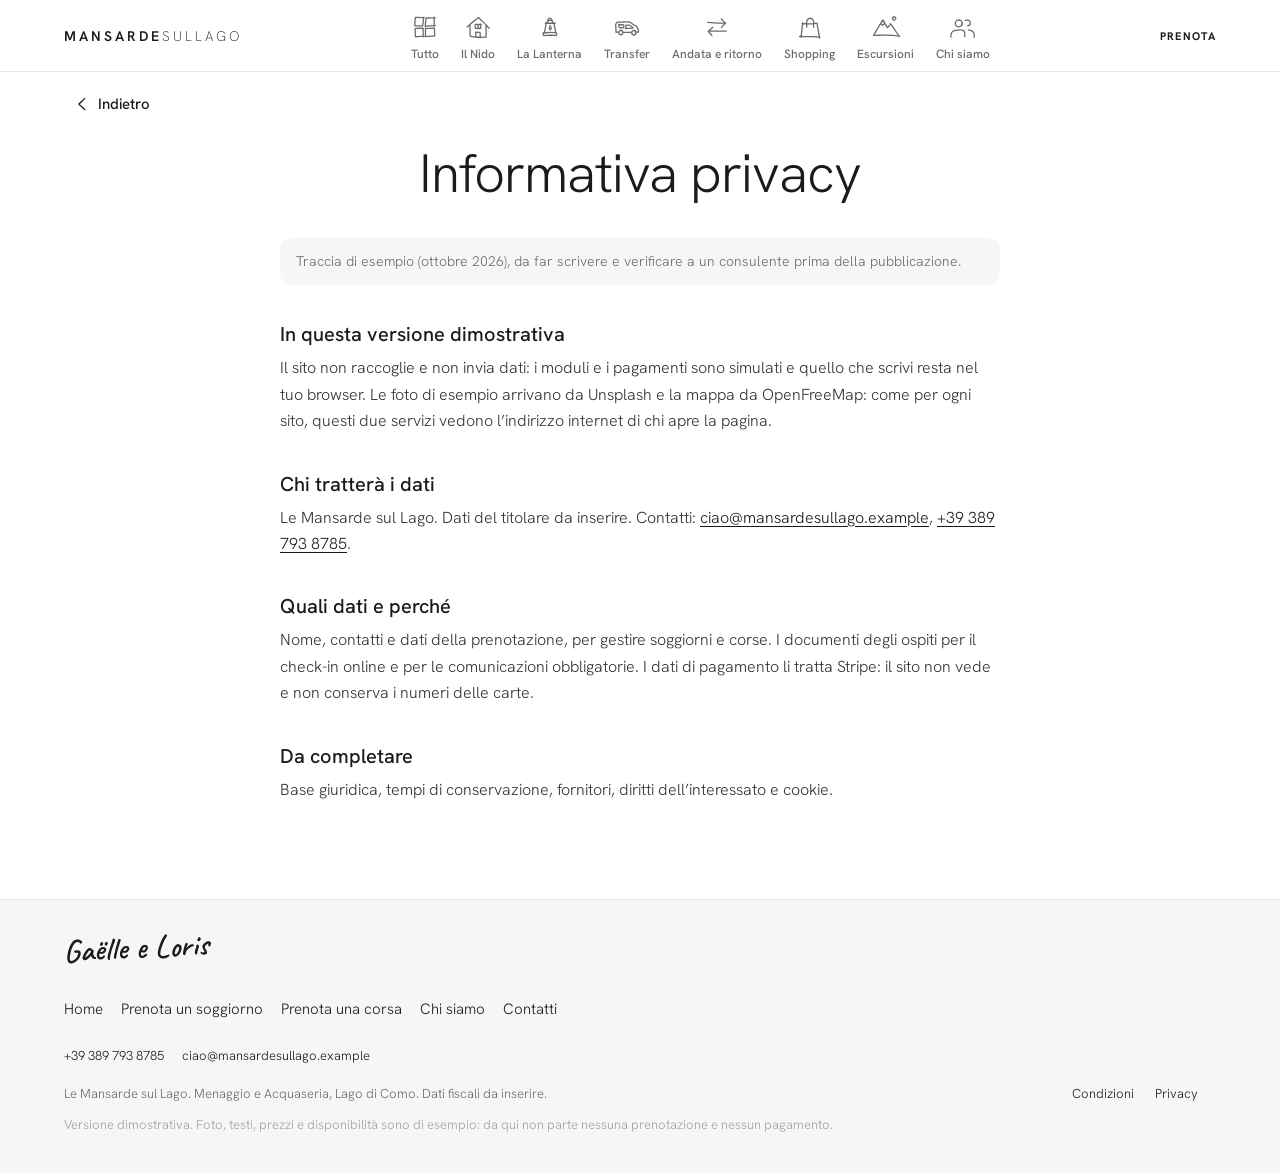
<file: privacy.html>
<!doctype html>
<html lang="it">
	<head>
		<meta charset="utf-8" />
		<meta name="viewport" content="width=device-width, initial-scale=1, viewport-fit=cover" />
		<!-- Versione dimostrativa: i motori di ricerca non devono elencarla. Da togliere quando il sito vero va online. -->
		<meta name="robots" content="noindex, nofollow" />
		<link rel="icon" href="./favicon.svg" type="image/svg+xml" />
		<!-- Carattere Hanken Grotesk (licenza OFL) caricato dal sito stesso: nessuna chiamata ad altri server -->
		<link rel="preload" href="./fonts/hanken-grotesk-latin-300-normal.woff2" as="font" type="font/woff2" crossorigin />
		<style>
			@font-face { font-family: 'Hanken Grotesk'; font-style: normal; font-weight: 200; font-display: swap; src: url('./fonts/hanken-grotesk-latin-200-normal.woff2') format('woff2'); }
			@font-face { font-family: 'Hanken Grotesk'; font-style: normal; font-weight: 300; font-display: swap; src: url('./fonts/hanken-grotesk-latin-300-normal.woff2') format('woff2'); }
			@font-face { font-family: 'Hanken Grotesk'; font-style: normal; font-weight: 400; font-display: swap; src: url('./fonts/hanken-grotesk-latin-400-normal.woff2') format('woff2'); }
			@font-face { font-family: 'Hanken Grotesk'; font-style: normal; font-weight: 500; font-display: swap; src: url('./fonts/hanken-grotesk-latin-500-normal.woff2') format('woff2'); }
			@font-face { font-family: 'Hanken Grotesk'; font-style: normal; font-weight: 600; font-display: swap; src: url('./fonts/hanken-grotesk-latin-600-normal.woff2') format('woff2'); }
			@font-face { font-family: 'Hanken Grotesk'; font-style: normal; font-weight: 700; font-display: swap; src: url('./fonts/hanken-grotesk-latin-700-normal.woff2') format('woff2'); }
			/* Caveat (licenza OFL): scrittura a mano, solo per saluti e firma. Anche questo sta nel sito. */
			@font-face { font-family: 'Caveat'; font-style: normal; font-weight: 600; font-display: swap; src: url('./fonts/caveat-latin-600-normal.woff2') format('woff2'); }
		</style>
		<!-- Le foto provvisorie arrivano da Unsplash: il collegamento si prepara subito, così compaiono prima -->
		<link rel="preconnect" href="https://images.unsplash.com" crossorigin />
		<script>
			// Foto provvisoria che non arriva (rete assente, server bloccato): al suo posto l'illustrazione che sta nel sito.
			// Vale anche per il link che apre la foto in grande.
			function fotoRiserva(img) {
				var r = img.getAttribute('data-riserva');
				if (!r) return;
				img.removeAttribute('data-riserva');
				img.removeAttribute('srcset');
				img.removeAttribute('sizes');
				img.src = r;
				var a = img.closest ? img.closest('a[data-visore-link]') : null;
				if (a) a.setAttribute('href', r);
			}
			// l'avviso «foto non arrivata» si ascolta da qui, prima che le foto comincino a caricarsi
			document.addEventListener('error', function (e) { var t = e.target; if (t && t.tagName === 'IMG') fotoRiserva(t); }, true);
			// Col tasto indietro o ricaricando: niente animazioni d'entrata (tolto subito dopo il primo disegno)
			try {
				var nav = performance.getEntriesByType('navigation')[0];
				if (nav && (nav.type === 'back_forward' || nav.type === 'reload')) {
					var h = document.documentElement;
					h.classList.add('torna');
					addEventListener('load', function () { requestAnimationFrame(function () { requestAnimationFrame(function () { h.classList.remove('torna'); }); }); });
				}
			} catch (e) {}
			// Home con #tutto (icona "Tutto" da un'altra pagina): intestazione bianca senza sfumare dallo scuro (tolto dopo il primo disegno)
			if (location.hash === '#tutto' && !document.documentElement.classList.contains('torna')) {
				var ht = document.documentElement;
				ht.classList.add('a-tutto');
				addEventListener('load', function () { requestAnimationFrame(function () { requestAnimationFrame(function () { ht.classList.remove('a-tutto'); }); }); });
			}
		</script>
		<!--7ke6fz--><meta name="description" content="Come vengono usati i dati che lasci quando prenoti o ci scrivi."/><!----><title>Privacy | Le Mansarde sul Lago</title>
		<link href="./app/immutable/assets/_layout.m0WFRdXT.css" rel="stylesheet">
	</head>
	<body>
		<div style="display: contents"><!--[--><!--[0--><!--[--><header class="mm-header mm-header--chiaro" data-header=""><a class="mm-logo" href="./index.html" aria-label="Le Mansarde sul Lago, vai alla home">MANSARDE<span>SULLAGO</span></a> <a class="mm-header__link mm-header__link--stretto" href="./prenota.html">Prenota</a> <nav class="mm-sezioni " aria-label="Sezioni" data-chips=""><div class="mm-sezioni__in"><!--[--><a class="mm-sezione" href="./index.html#tutto" data-chip="tutto"><svg class="icon" width="28" height="28" viewBox="0 0 24 24" fill="none" stroke="currentColor" stroke-linecap="round" stroke-linejoin="round" aria-hidden="true" focusable="false"><path d="M10.9 3.6C10.9 3.6 10.2 9.3 10.1 10.2C10.1 10.5 10.2 10.6 10.1 10.8C10.1 10.9 9.9 11 9.8 11.1C9.6 11.2 9.5 11.1 9.2 11.1C8.3 11.1 4.5 11 3.8 11C3.6 11 3.6 11 3.5 11C3.4 10.9 3.3 10.8 3.3 10.7C3.2 10.6 3.3 10.6 3.3 10.4C3.3 9.6 3.5 5.8 3.6 4.8C3.6 4.5 3.6 4.4 3.7 4.2C3.8 4 4 3.9 4.2 3.8C4.4 3.7 4.5 3.8 4.9 3.8C5.9 3.8 11.3 4 11.3 4M12.2 11.6C12.2 11.6 12.7 5.8 12.8 4.9C12.9 4.7 12.8 4.6 12.9 4.5C12.9 4.4 13 4.3 13.1 4.2C13.2 4.2 13.3 4.3 13.5 4.3C14.3 4.3 20.7 4.2 20.7 4.2M19.8 3.6L20 11.6M20.8 10.8L12.3 11.3M10.7 19.9C10.7 19.9 5.4 20.3 4.5 20.3C4.3 20.4 4.2 20.4 4.1 20.4C3.9 20.3 3.8 20.2 3.8 20.1C3.7 20 3.8 19.9 3.8 19.6C3.7 18.8 3.6 15.2 3.6 14.3C3.6 13.9 3.5 13.8 3.6 13.6C3.6 13.4 3.8 13.3 3.9 13.2C4.1 13.1 4.2 13.2 4.5 13.2C5.3 13.1 9.1 13 9.9 13C10 13 10.1 12.9 10.2 13C10.3 13 10.4 13.1 10.4 13.2C10.4 13.2 10.4 13.3 10.4 13.5C10.4 14.3 10.5 20.4 10.5 20.4M12.4 20.4C12.4 20.4 12.4 14.6 12.4 13.8C12.4 13.6 12.3 13.5 12.4 13.4C12.4 13.3 12.5 13.2 12.6 13.2C12.8 13.1 12.9 13.2 13.1 13.2C14 13.2 18.2 13 19.1 12.9C19.4 12.9 19.6 12.8 19.7 12.9C19.9 12.9 20 13 20.1 13.2C20.2 13.3 20.1 13.4 20.1 13.7C20.1 14.5 20.3 18.3 20.3 19.1C20.3 19.3 20.4 19.4 20.3 19.5C20.3 19.6 20.2 19.7 20.1 19.8C20 19.8 19.9 19.8 19.7 19.8C18.7 19.8 11.8 20 11.8 20" vector-effect="non-scaling-stroke"></path></svg><!----><span>Tutto<!--[-1--><!--]--></span></a><a class="mm-sezione" href="./il-nido.html" data-chip="il-nido"><svg class="icon" width="28" height="28" viewBox="0 0 64 64" fill="none" stroke="currentColor" stroke-linecap="round" stroke-linejoin="round" aria-hidden="true" focusable="false"><path d="M7.4 32.1C7.4 32.1 15.9 24.1 20 20.5C23.9 17.2 30 12.4 31.6 11.2C32.1 10.9 32.2 10.7 32.5 10.6C32.7 10.5 33.1 10.5 33.4 10.6C33.7 10.7 33.7 10.9 34.1 11.2C35.5 12.5 41 17.8 44.6 21.5C48.7 25.6 57.3 34.8 57.3 34.8M13.7 26C13.7 26 13.8 35.8 13.9 40.1C13.9 43.8 14 48.5 14 50.5C14 51.3 13.8 51.7 14 52.2C14.2 52.7 14.6 53.2 15.1 53.4C15.6 53.7 16 53.5 16.9 53.6C19.5 53.9 27 55.1 32.3 55.4C37.7 55.7 46.5 55.3 48.8 55.2C49.3 55.2 49.6 55.3 49.9 55.2C50.1 55.1 50.4 54.8 50.5 54.6C50.7 54.3 50.6 54.1 50.5 53.6C50.5 51.8 50.5 46.4 50.5 42.5C50.4 38 50.4 28.3 50.4 28.3M27.1 55.5C27.1 55.5 26.9 47 26.8 45.4C26.8 44.9 26.6 44.7 26.7 44.5C26.8 44.2 27.1 44 27.3 43.9C27.6 43.8 27.8 44 28.3 44C29.4 44.1 33.1 44.3 34.5 44.3C35.1 44.3 35.5 44.1 36 44.3C36.3 44.4 36.7 44.8 36.9 45.2C37.1 45.6 36.9 46 37 46.7C37 48.5 37.2 56.4 37.2 56.4M38 25.1C38 25.1 38.1 32.1 38.2 33.6C38.2 34.1 38.3 34.4 38.2 34.7C38.1 35 37.9 35.3 37.6 35.4C37.3 35.5 37.1 35.4 36.6 35.4C35.2 35.4 30.5 35.3 28.9 35.2C28 35.2 27.6 35.3 27.1 35.1C26.6 34.8 26.1 34.4 25.9 33.8C25.4 32.6 25.7 29.6 25.7 28.4C25.7 27.7 25.5 27.4 25.7 27C25.8 26.6 26.1 26.3 26.5 26.1C26.8 26 27.1 26.2 27.7 26.2C29.6 26.2 39.5 26.3 39.5 26.3M32.3 25.8L32.3 35.9" vector-effect="non-scaling-stroke"></path></svg><!----><span>Il Nido<!--[-1--><!--]--></span></a><a class="mm-sezione" href="./la-lanterna.html" data-chip="la-lanterna"><svg class="icon" width="28" height="28" viewBox="0 0 64 64" fill="none" stroke="currentColor" stroke-linecap="round" stroke-linejoin="round" aria-hidden="true" focusable="false"><path d="M40.7 22C40.7 22 42.3 30.1 43.1 33.8C43.7 37.1 44.5 41.5 44.8 43.1C44.9 43.6 45.1 43.9 45 44.2C44.9 44.5 44.7 44.8 44.4 44.9C44.1 45 43.8 44.8 43.2 44.7C41.3 44.6 35.4 44.2 31.7 44.3C28.3 44.5 23.7 45.2 21.8 45.5C21 45.6 20.5 45.9 20.1 45.7C19.7 45.6 19.3 45.1 19.2 44.7C19.1 44.2 19.4 43.7 19.6 42.9C20 41.1 20.9 37.4 21.5 34.2C22.2 30.3 23.4 21.2 23.4 21.2M22.1 23.1L42.1 23.5M21 23L44.6 23.2M27.4 22.5C27.4 22.5 27.2 19.4 27.2 18.4C27.1 17.9 27 17.6 27.1 17.3C27.2 17 27.5 16.7 27.8 16.5C28.1 16.4 28.4 16.6 28.9 16.6C30.1 16.6 33.4 16.7 34.7 16.7C35.3 16.7 35.7 16.6 36.2 16.7C36.6 16.9 36.9 17.2 37.2 17.7C37.6 18.7 37.3 22.7 37.3 22.7M26.5 17.7C26.5 17.7 27.7 14.7 28.6 13.7C29.4 12.8 30.6 11.8 31.6 11.8C32.6 11.8 33.9 12.9 34.8 13.8C35.8 14.8 37.1 17.5 37.1 17.5M15.9 46.1C15.9 46.1 26.5 44.5 31.4 44.4C35.9 44.3 42.1 45 44.3 45.2C45.1 45.3 45.5 45.2 45.9 45.4C46.3 45.6 46.7 46 46.9 46.5C47.2 47.3 46.9 48.9 46.9 49.7C46.9 50.2 47 50.6 46.9 50.9C46.8 51.1 46.4 51.4 46.1 51.5C45.8 51.6 45.5 51.4 44.9 51.3C42.8 51.1 35.5 50.4 31.1 50.4C27.1 50.5 21.8 51.2 19.6 51.5C18.7 51.6 18.3 51.9 17.8 51.7C17.3 51.5 16.9 51.2 16.7 50.6C16.2 49.5 16.9 44.9 16.9 44.9M33.1 30.3C33.1 30.3 30.2 33.4 30.2 34.9C30.2 36.2 31.5 38.6 32.3 38.6C33.1 38.6 34.8 36.3 34.9 34.9C34.9 33.2 31.2 28.9 31.2 28.9" vector-effect="non-scaling-stroke"></path></svg><!----><span>La Lanterna<!--[-1--><!--]--></span></a><a class="mm-sezione" href="./transfer.html" data-chip="transfer"><svg class="icon" width="28" height="28" viewBox="0 0 64 64" fill="none" stroke="currentColor" stroke-linecap="round" stroke-linejoin="round" aria-hidden="true" focusable="false"><path d="M7.1 44C7.1 44 6.8 39.4 6.7 37.2C6.6 35.3 6.5 33.5 6.4 31.6C6.4 29.7 5.8 27.6 6.3 25.9C6.8 24.2 8 22.2 9.4 21.4C10.9 20.5 13.3 21 15.2 20.9C17.2 20.7 19.2 20.8 21.1 20.7C23.1 20.6 25.1 20.6 27.1 20.5C29 20.5 31.1 20.4 32.8 20.4C34.3 20.4 35.9 20.4 36.7 20.3C37.2 20.3 37.4 20.3 37.7 20.3C38.1 20.4 38.5 20.5 38.8 20.6C39.1 20.8 39.2 21 39.6 21.2C40.3 21.8 41.7 22.9 43 23.8C44.5 24.9 46.2 26.2 47.9 27.3C49.6 28.4 51.9 29 53.4 30.4C55 31.8 56.4 33.7 57.2 35.8C58 37.8 58.3 42.7 58.3 42.7M6.6 43.5L12.5 43.5M21.6 43.9L43.3 44.5M52.3 43.5L58.3 43.4M16.3 40.1C16.3 40.1 13.1 42.9 13.1 44.4C13.1 46 15.1 48.7 16.6 49.3C18 49.8 21 49 21.8 47.8C22.7 46.6 22.6 43.3 21.7 41.9C20.8 40.5 17.7 39.2 16.2 39.6C14.7 40 12.7 44.4 12.7 44.4M51.8 47.7C51.8 47.7 52.5 43.1 51.5 41.9C50.5 40.6 47.3 39.8 45.8 40.4C44.3 41 42.5 43.9 42.6 45.5C42.7 47.1 44.7 49.7 46.3 50.1C47.9 50.5 51.2 49.3 52.2 47.9C53.1 46.5 51.9 41.6 51.9 41.6M12.6 26.6C12.6 26.6 20.7 26.8 22.5 26.8C23.1 26.8 23.4 26.7 23.8 26.9C24.1 27 24.5 27.4 24.6 27.8C24.8 28.1 24.6 28.6 24.6 29.1C24.6 30.1 24.9 32.4 24.5 33.2C24.3 33.6 23.9 33.9 23.6 34.1C23.1 34.2 22.7 34 22.1 34C20.7 33.9 17.2 33.6 15.9 33.5C15.3 33.5 14.9 33.6 14.5 33.4C14.2 33.3 13.9 32.9 13.7 32.6C13.6 32.2 13.7 31.9 13.7 31.3C13.7 30 13.8 25.4 13.8 25.4M29.7 36.2C29.7 36.2 29.7 30.9 29.7 29.6C29.7 29.1 29.5 28.8 29.6 28.5C29.7 28.2 30 27.9 30.3 27.8C30.5 27.7 30.8 27.8 31.3 27.8C32.3 27.8 35.3 27.7 36.3 27.7C36.8 27.7 37 27.6 37.3 27.6C37.7 27.7 38.1 27.8 38.4 28C38.7 28.2 38.8 28.4 39.2 28.7C40.3 29.5 43.8 32.3 45 33.1C45.4 33.4 45.8 33.5 45.9 33.8C46 33.9 46 34.2 45.9 34.3C45.7 34.5 45.3 34.4 44.7 34.5C42.4 34.7 28.3 35.3 28.3 35.3" vector-effect="non-scaling-stroke"></path></svg><!----><span>Transfer<!--[-1--><!--]--></span></a><a class="mm-sezione" href="./andata-ritorno.html" data-chip="andata-ritorno"><svg class="icon" width="28" height="28" viewBox="0 0 64 64" fill="none" stroke="currentColor" stroke-linecap="round" stroke-linejoin="round" aria-hidden="true" focusable="false"><path d="M11 21.3C11 21.3 20.9 22.1 25.7 22.4C30.2 22.7 34.5 22.9 38.9 23C43.3 23.1 52.3 23 52.3 23M41.5 13.7C41.5 13.7 49.1 21.1 50.3 22.3C50.7 22.6 50.9 22.6 51 22.9C51.1 23.1 51.1 23.4 51 23.6C50.9 23.9 50.7 23.9 50.4 24.3C49.3 25.5 42.1 33 42.1 33M53.5 41.3C53.5 41.3 43.7 41.4 39 41.4C34.4 41.4 30 41.3 25.4 41.3C20.8 41.3 11.6 41.4 11.6 41.4M22.2 32.5C22.2 32.5 14.5 39.9 13.3 41.2C12.9 41.6 12.7 41.6 12.6 41.9C12.5 42.1 12.5 42.5 12.6 42.7C12.6 43 12.8 43 13.1 43.4C14.2 44.6 20.5 51.6 20.5 51.6" vector-effect="non-scaling-stroke"></path></svg><!----><span>Andata<!--[0--><span class="mm-sezione__resto"> e ritorno</span><!--]--></span></a><a class="mm-sezione" href="./shopping.html" data-chip="shopping"><svg class="icon" width="28" height="28" viewBox="0 0 64 64" fill="none" stroke="currentColor" stroke-linecap="round" stroke-linejoin="round" aria-hidden="true" focusable="false"><path d="M11.5 55.6C11.5 55.6 12.8 44.7 13.4 39.2C14 33.6 15.2 22.5 15.2 22.5M14 24C14 24 26 24.8 31.6 24.7C36.7 24.6 44.2 23.8 46.3 23.5C46.9 23.5 47.1 23.3 47.4 23.3C47.8 23.4 48.1 23.7 48.3 24C48.4 24.3 48.3 24.6 48.4 25.2C48.7 27.3 49.9 34.6 50.8 39.6C51.8 45.3 54.1 57.4 54.1 57.4M54.5 55C54.5 55 44.6 54.3 39.8 54.1C35.1 53.9 30.8 53.9 25.9 53.9C20.3 53.8 8.2 53.7 8.2 53.7M24.5 32C24.5 32 24.4 27.5 24.4 25.4C24.5 23.4 24.1 21.4 24.5 19.5C25 17.6 25.8 15.5 27.1 14.2C28.4 13 30.7 12 32.5 12C34.2 12 36.5 13.1 37.7 14.4C39.1 15.7 39.8 17.9 40.2 19.7C40.6 21.6 40.2 23.6 40.2 25.6C40.2 27.8 40.3 32.4 40.3 32.4" vector-effect="non-scaling-stroke"></path></svg><!----><span>Shopping<!--[-1--><!--]--></span></a><a class="mm-sezione" href="./escursioni.html" data-chip="escursioni"><svg class="icon" width="28" height="28" viewBox="0 0 64 64" fill="none" stroke="currentColor" stroke-linecap="round" stroke-linejoin="round" aria-hidden="true" focusable="false"><path d="M63.3 52.7C63.3 52.7 52.7 51.7 47.5 51.3C42.6 51 37.7 50.6 32.8 50.6C28 50.5 23.1 50.8 18.4 50.9C13.8 50.9 6.8 51 5 51.1C4.5 51.1 4.3 51.2 4.1 51.1C3.9 51.1 3.8 50.9 3.8 50.7C3.8 50.5 4 50.3 4.2 49.9C5.1 48.4 8.4 42.8 10.6 39.1C12.9 35.3 15.4 31.2 17.6 27.4C19.8 23.8 22.9 18.6 23.9 17C24.2 16.6 24.2 16.2 24.5 16.1C24.7 16 25 16 25.1 16.1C25.4 16.2 25.4 16.5 25.6 17C26.8 19 33.5 30.4 34.7 32.4C35 32.8 35 33.1 35.3 33.2C35.5 33.3 35.8 33.3 36 33.2C36.2 33.1 36.3 32.8 36.6 32.5C37.4 31.3 40.7 26.9 41.6 25.8C41.9 25.3 41.9 25 42.2 24.9C42.4 24.8 42.8 24.8 43 24.9C43.3 25.1 43.3 25.4 43.6 25.8C44.8 27.6 49.1 34 52.1 38.4C55.5 43.4 62.9 54.3 62.9 54.3M19.3 24.4C19.3 24.4 22 26.6 22.8 27.2C23.2 27.5 23.4 27.8 23.7 27.9C24.1 28 24.5 28 24.8 27.9C25.1 27.7 25.2 27.4 25.6 27C26.3 26.2 28.9 23.5 28.9 23.5M54.7 12.1C54.7 12.1 51.9 8.2 50.5 8.2C49.1 8.2 46.5 10.9 46.5 12.2C46.5 13.5 49.1 16.2 50.4 16.2C51.7 16.2 54.3 13.4 54.3 12.1C54.2 10.9 50.5 8.6 50.5 8.6" vector-effect="non-scaling-stroke"></path></svg><!----><span>Escursioni<!--[-1--><!--]--></span></a><a class="mm-sezione" href="./chi-siamo.html" data-chip="chi-siamo"><svg class="icon" width="28" height="28" viewBox="0 0 64 64" fill="none" stroke="currentColor" stroke-linecap="round" stroke-linejoin="round" aria-hidden="true" focusable="false"><path d="M28.7 29.2C28.7 29.2 30.8 25.3 30.7 23.4C30.6 21.6 29.4 19.3 27.9 18C26.5 16.8 23.9 15.9 22 16C20.2 16.1 17.8 17.3 16.6 18.7C15.3 20.1 14.3 22.6 14.4 24.4C14.4 26.2 15.5 28.5 16.8 29.7C18.2 30.9 20.7 31.7 22.5 31.5C24.5 31.4 26.9 30.1 28.1 28.7C29.3 27.4 30 23.5 30 23.5M4.4 55C4.4 55 4.2 50.3 4.8 48.3C5.3 46.4 6.1 44.4 7.4 43.1C8.7 41.7 10.9 40.9 12.8 40.2C14.7 39.5 16.8 39.2 18.8 38.9C20.7 38.6 22.7 38.4 24.7 38.4C26.6 38.4 28.5 38.3 30.2 38.9C31.9 39.4 33.7 40.2 34.7 41.5C35.7 42.9 36 45 36.2 46.9C36.4 49.1 35.7 53.9 35.7 53.9M37.4 17.1C37.4 17.1 42.1 15.7 43.9 16.3C45.6 16.9 47.5 18.7 48.2 20.4C48.9 22 49 24.5 48.2 26C47.3 27.6 42.8 29.5 42.8 29.5M44.4 38.5C44.4 38.5 48.8 39.3 50.7 40.2C52.5 41.1 54.4 42.1 55.5 43.6C56.7 45 57.3 47 57.6 49C58 51 57.6 55.6 57.6 55.6" vector-effect="non-scaling-stroke"></path></svg><!----><span>Chi siamo<!--[-1--><!--]--></span></a><!--]--></div></nav><!----> <a class="mm-header__link mm-header__link--largo" href="./prenota.html">Prenota</a></header><!----> <main id="contenuto"><!--[--><section class="v3-cerca v3-cerca--prev"><div class="v3-cerca__torna"><a class="v3-indietro" href="./index.html" data-indietro="" aria-label="Torna indietro"><svg class="icon" width="20" height="20" viewBox="0 0 24 24" fill="none" stroke="currentColor" stroke-linecap="round" stroke-linejoin="round" aria-hidden="true" focusable="false"><path d="M15.1 5.3C15.1 5.3 12.8 8 11.6 9.1C10.7 10 9.5 11 8.9 11.4C8.7 11.6 8.5 11.7 8.4 11.8C8.4 12 8.4 12.2 8.4 12.4C8.5 12.5 8.7 12.6 8.9 12.8C9.4 13.2 10.5 14.2 11.4 15.1C12.6 16.1 15.3 18.6 15.3 18.6" vector-effect="non-scaling-stroke"></path></svg><!----> <!--[0--><span>Indietro</span><!--]--></a><!----></div> <div class="v3-cerca__in"><h1 class="v3-cerca__titolo">Informativa privacy</h1></div></section> <div class="v3-contenuto"><article class="v3-testo"><p class="v3-testo__nota">Traccia di esempio (ottobre 2026), da far scrivere e verificare a un consulente prima della pubblicazione.</p> <h2>In questa versione dimostrativa</h2> <p>Il sito non raccoglie e non invia dati: i moduli e i pagamenti sono simulati e quello che scrivi resta nel tuo browser. Le foto di esempio arrivano da Unsplash e la mappa da OpenFreeMap: come per ogni sito, questi due servizi vedono l’indirizzo internet di chi apre la pagina.</p> <h2>Chi tratterà i dati</h2> <p>Le Mansarde sul Lago. Dati del titolare da inserire. Contatti: <a href="mailto:ciao@mansardesullago.example">ciao@mansardesullago.example</a>, <a href="tel:+393897938785">+39 389 793 8785</a>.</p> <h2>Quali dati e perché</h2> <p>Nome, contatti e dati della prenotazione, per gestire soggiorni e corse. I documenti degli ospiti per il check-in online e per le comunicazioni obbligatorie. I dati di pagamento li tratta Stripe: il sito non vede e non conserva i numeri delle carte.</p> <h2>Da completare</h2> <p>Base giuridica, tempi di conservazione, fornitori, diritti dell’interessato e cookie.</p></article></div><!--]--><!----></main> <footer class="mm-footer"><div class="mm-footer__in"><p class="lg-mano lg-mano--firma mm-footer__firma">Gaëlle e Loris</p> <nav class="mm-footer__nav" aria-label="Pagine"><a href="./index.html">Home</a> <a href="./prenota.html">Prenota un soggiorno</a> <a href="./corsa.html">Prenota una corsa</a> <a href="./chi-siamo.html">Chi siamo</a> <a href="./contatti.html">Contatti</a></nav> <p class="mm-footer__contatti"><a href="tel:+393897938785">+39 389 793 8785</a> <a href="mailto:ciao@mansardesullago.example">ciao@mansardesullago.example</a></p> <p>Le Mansarde sul Lago. Menaggio e Acquaseria, Lago di Como. Dati fiscali da inserire.</p> <p><a href="./condizioni.html">Condizioni</a> <a href="./privacy.html">Privacy</a></p> <!--[0--><p class="mm-footer__bozza">Versione dimostrativa. Foto, testi, prezzi e disponibilità sono di esempio: da qui non parte nessuna prenotazione e nessun pagamento.</p><!--]--></div></footer><!----> <dialog class="visore" data-visore="" aria-label="Foto" tabindex="-1"><div class="visore__vista visore__vista--griglia" data-visore-vista="griglia" hidden=""><div class="visore__barra"><span class="visore__tasto" aria-hidden="true"></span> <p class="visore__titolo">Tutte le foto</p> <button class="visore__tasto" type="button" data-visore-chiudi="" aria-label="Chiudi le foto"><svg width="22" height="22" viewBox="0 0 24 24" fill="none" stroke="currentColor" stroke-width="1.6" stroke-linecap="round" aria-hidden="true"><path d="M5.8 5.2C5.8 5.2 8.2 8.2 9.4 9.5C10.7 10.9 12.1 12 13.5 13.4C14.9 14.8 17.8 18 17.8 18M18.3 5.8C18.3 5.8 15 8.4 13.5 9.7C12.1 11 10.7 12.1 9.4 13.4C8.1 14.8 5.7 17.7 5.7 17.7"></path></svg></button></div> <div class="visore__griglia" data-visore-griglia=""></div></div> <div class="visore__vista visore__vista--foto" data-visore-vista="foto" hidden=""><div class="visore__barra"><button class="visore__tasto" type="button" data-visore-tutte="" aria-label="Tutte le foto"><svg width="22" height="22" viewBox="0 0 24 24" fill="none" stroke="currentColor" stroke-width="1.6" stroke-linejoin="round" aria-hidden="true"><path d="M10.8 7.2C10.8 7.2 12.4 7.2 13.1 7.4C13.9 7.5 14.8 7.6 15.4 8C16 8.4 16.4 9.2 16.7 10C16.9 10.7 16.7 11.6 16.7 12.4C16.7 13.2 16.7 14 16.7 14.8C16.6 15.6 16.7 16.4 16.6 17.2C16.5 17.9 16.6 18.7 16.2 19.3C15.9 19.9 15.2 20.5 14.5 20.8C13.8 21 12.9 20.9 12.1 20.9C11.4 21 10.6 20.9 9.8 20.9C9.1 20.9 8.4 20.9 7.7 20.9C7 20.9 6.2 21 5.6 20.8C5 20.5 4.3 20.1 4 19.6C3.6 19 3.6 18.2 3.6 17.5C3.5 16.7 3.6 16 3.6 15.2C3.6 14.4 3.6 13.6 3.6 12.9C3.6 12.1 3.5 11.3 3.6 10.5C3.8 9.8 4 9 4.5 8.5C5 8 5.7 7.8 6.4 7.6C7.1 7.4 7.8 7.5 8.6 7.5C9.3 7.5 10 7.5 10.8 7.6C11.5 7.6 12.3 7.5 13 7.6C13.7 7.8 15.1 8.3 15.1 8.3M7.3 8C7.3 8 7 6 7.3 5.2C7.6 4.6 8.2 3.9 8.8 3.6C9.4 3.3 10.3 3.4 11.1 3.3C12 3.3 12.8 3.3 13.7 3.3C14.6 3.3 15.4 3.2 16.3 3.3C17.1 3.3 18.1 3.1 18.8 3.4C19.5 3.7 20.2 4.3 20.6 4.9C20.9 5.5 20.9 6.4 20.9 7.1C21 7.9 21 8.8 21 9.7C21 10.5 21 11.4 21 12.3C21 13.2 21.1 14.2 20.8 15C20.5 15.7 19.9 16.4 19.2 16.8C18.5 17.2 16.5 17.1 16.5 17.1"></path></svg></button> <p class="visore__conta" data-visore-conta="" aria-live="polite"></p> <button class="visore__tasto" type="button" data-visore-chiudi="" aria-label="Chiudi le foto"><svg width="22" height="22" viewBox="0 0 24 24" fill="none" stroke="currentColor" stroke-width="1.6" stroke-linecap="round" aria-hidden="true"><path d="M5.8 5.2C5.8 5.2 8.2 8.2 9.4 9.5C10.7 10.9 12.1 12 13.5 13.4C14.9 14.8 17.8 18 17.8 18M18.3 5.8C18.3 5.8 15 8.4 13.5 9.7C12.1 11 10.7 12.1 9.4 13.4C8.1 14.8 5.7 17.7 5.7 17.7"></path></svg></button></div> <div class="visore__riga" data-visore-riga=""></div> <button class="visore__freccia visore__freccia--prec" type="button" data-visore-prec="" aria-label="Foto precedente"><svg width="18" height="18" viewBox="0 0 24 24" fill="none" stroke="currentColor" stroke-width="1.8" stroke-linecap="round" stroke-linejoin="round" aria-hidden="true"><path d="M15.5 6C15.5 6 11 10.6 10.2 11.4C10 11.6 9.8 11.6 9.8 11.8C9.7 11.9 9.7 12.2 9.8 12.3C9.9 12.5 10 12.5 10.2 12.8C11.1 13.6 15.7 18.1 15.7 18.1"></path></svg></button> <button class="visore__freccia visore__freccia--succ" type="button" data-visore-succ="" aria-label="Foto successiva"><svg width="18" height="18" viewBox="0 0 24 24" fill="none" stroke="currentColor" stroke-width="1.8" stroke-linecap="round" stroke-linejoin="round" aria-hidden="true"><path d="M8.6 5.9C8.6 5.9 12.9 10.7 13.8 11.5C14 11.8 14.2 11.8 14.3 12C14.4 12.2 14.4 12.4 14.4 12.6C14.3 12.8 14.1 12.8 13.9 13C13.2 13.8 9.2 18.1 9.2 18.1"></path></svg></button></div></dialog><!--]--><!--]--> <!--[-1--><!--]--><!--]--></div>
		<script>
			// Prima del primo disegno, così passando da una pagina all'altra niente scatti (10/10)
			(function () {
				try {
					// home con #tutto: per prima cosa l'intestazione bianca, prima di misurare qualsiasi cosa
					var aTutto = location.hash === '#tutto' && !document.documentElement.classList.contains('torna') && document.querySelector('[data-sfondo]');
					var hd = document.querySelector('[data-header]');
					if (aTutto && hd) hd.classList.add('is-scrolled', 'con-sezioni');
					// sezioni nella testata: la voce attiva si centra solo se non si vede già intera
					var a = document.querySelector('[data-chips] .mm-sezione.is-active');
					if (a) {
						var r = a.parentElement;
						if (a.offsetLeft + a.offsetWidth > r.clientWidth - 8) r.scrollLeft = Math.max(0, a.offsetLeft - r.clientWidth / 2 + a.offsetWidth / 2);
					}
					// home con #tutto (voce "Tutto" da un'altra pagina): già alla vetrina, sotto la testata bianca
					if (aTutto) {
						var c = document.querySelector('[data-contenuto]');
						var hh = hd ? hd.offsetHeight : 0;
						if (c) scrollTo(0, Math.max(0, c.getBoundingClientRect().top + scrollY - hh));
					}
				} catch (e) {}
			})();
		</script>
		<script type="module" src="./js/app.js?v=eefd22c5"></script>
	</body>
</html>
</file>
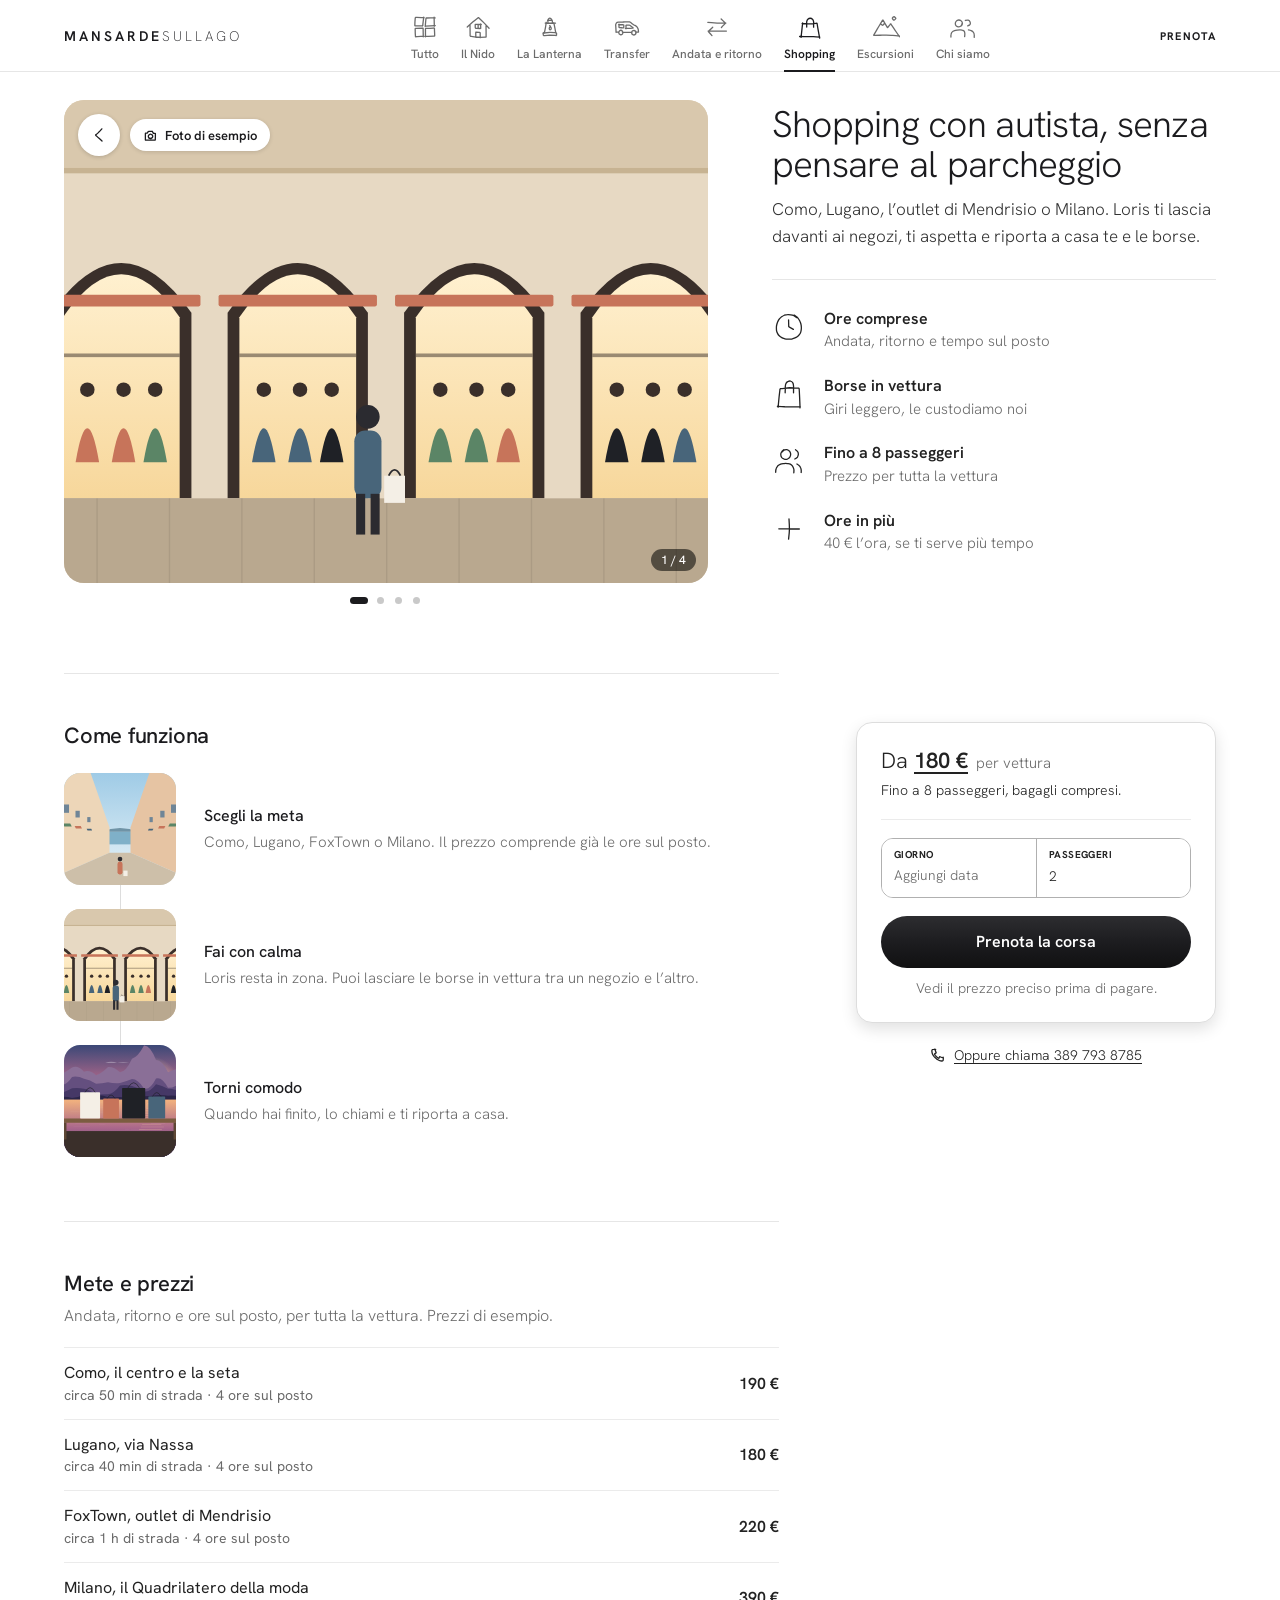
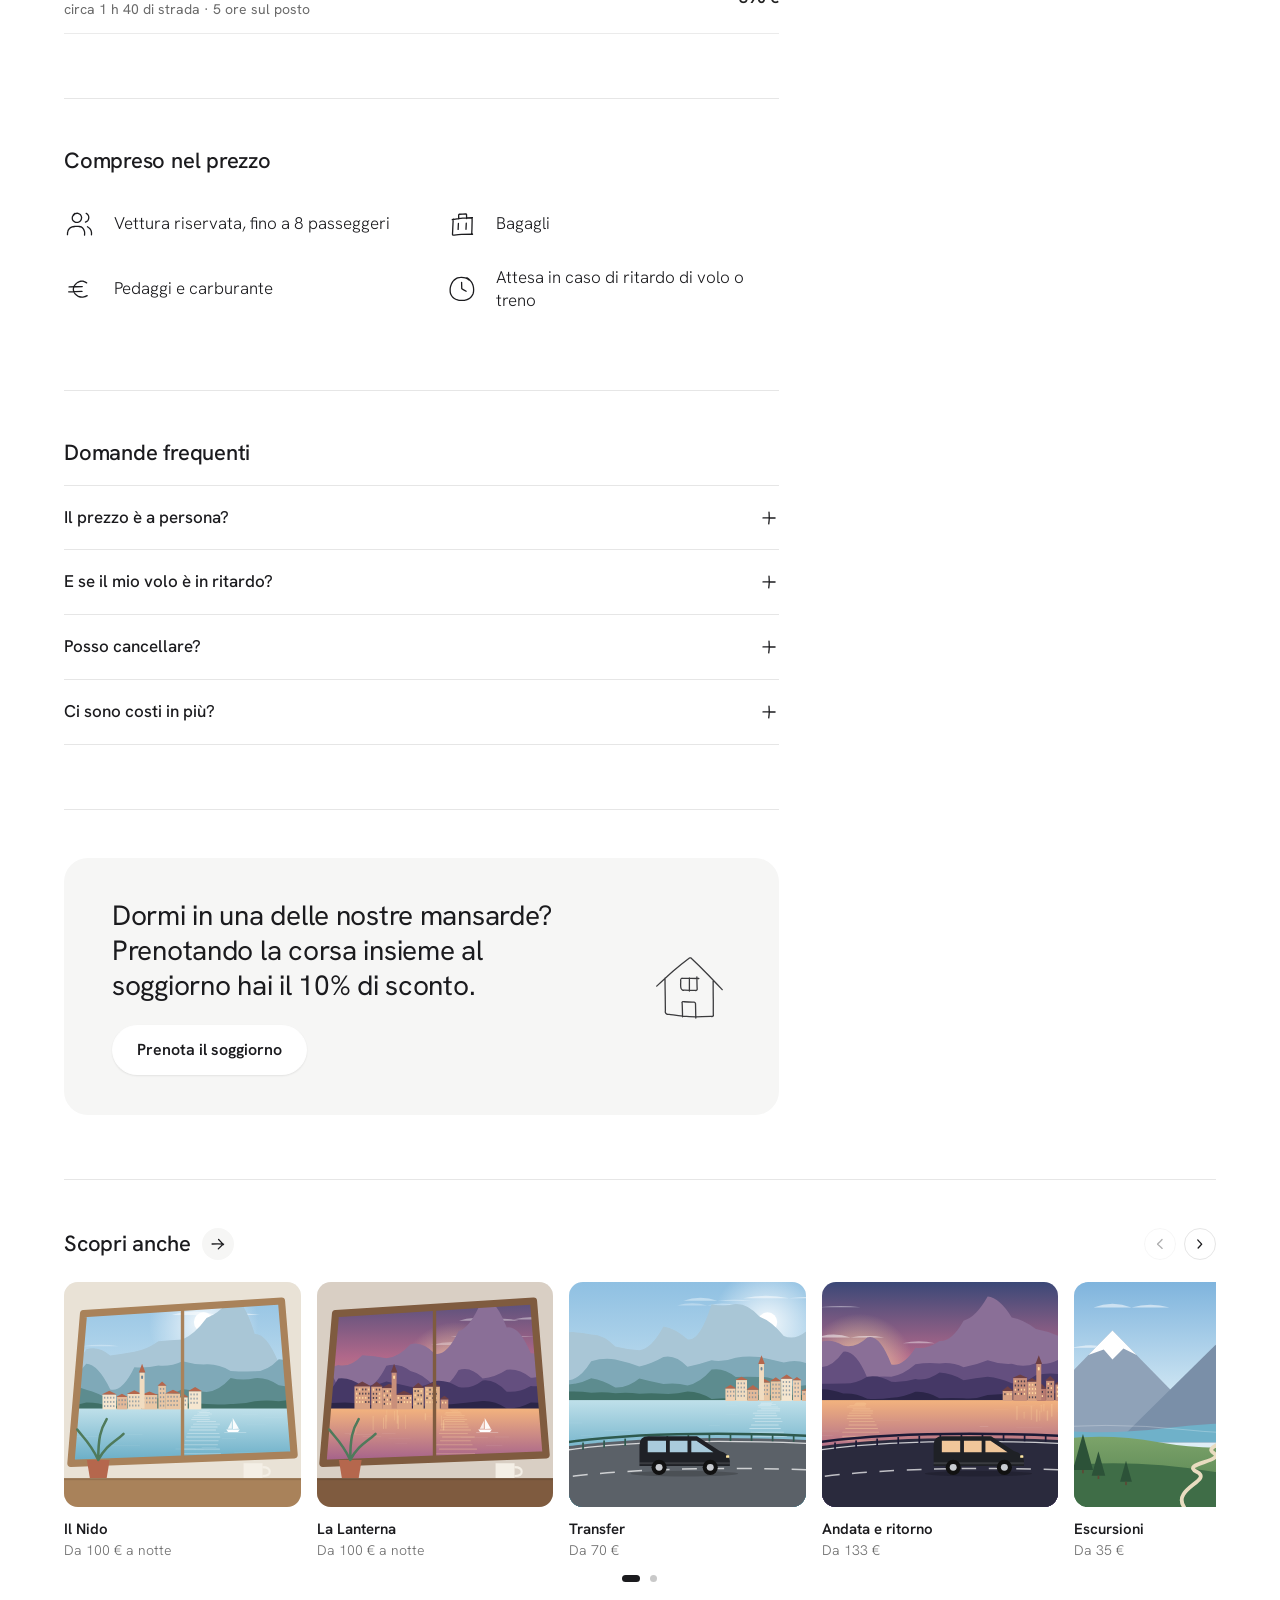
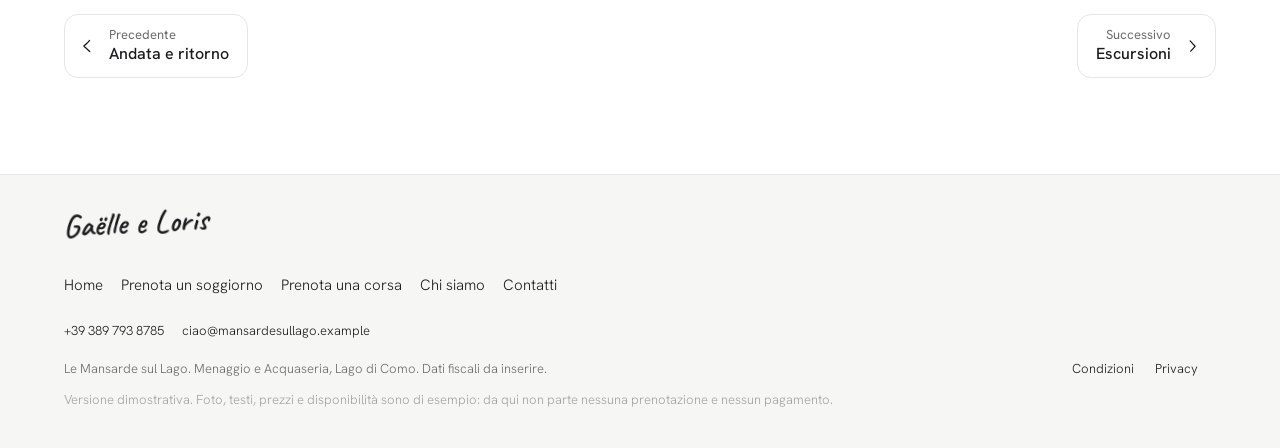
<file: shopping.html>
<!doctype html>
<html lang="it">
	<head>
		<meta charset="utf-8" />
		<meta name="viewport" content="width=device-width, initial-scale=1, viewport-fit=cover" />
		<!-- Versione dimostrativa: i motori di ricerca non devono elencarla. Da togliere quando il sito vero va online. -->
		<meta name="robots" content="noindex, nofollow" />
		<link rel="icon" href="./favicon.svg" type="image/svg+xml" />
		<!-- Carattere Hanken Grotesk (licenza OFL) caricato dal sito stesso: nessuna chiamata ad altri server -->
		<link rel="preload" href="./fonts/hanken-grotesk-latin-300-normal.woff2" as="font" type="font/woff2" crossorigin />
		<style>
			@font-face { font-family: 'Hanken Grotesk'; font-style: normal; font-weight: 200; font-display: swap; src: url('./fonts/hanken-grotesk-latin-200-normal.woff2') format('woff2'); }
			@font-face { font-family: 'Hanken Grotesk'; font-style: normal; font-weight: 300; font-display: swap; src: url('./fonts/hanken-grotesk-latin-300-normal.woff2') format('woff2'); }
			@font-face { font-family: 'Hanken Grotesk'; font-style: normal; font-weight: 400; font-display: swap; src: url('./fonts/hanken-grotesk-latin-400-normal.woff2') format('woff2'); }
			@font-face { font-family: 'Hanken Grotesk'; font-style: normal; font-weight: 500; font-display: swap; src: url('./fonts/hanken-grotesk-latin-500-normal.woff2') format('woff2'); }
			@font-face { font-family: 'Hanken Grotesk'; font-style: normal; font-weight: 600; font-display: swap; src: url('./fonts/hanken-grotesk-latin-600-normal.woff2') format('woff2'); }
			@font-face { font-family: 'Hanken Grotesk'; font-style: normal; font-weight: 700; font-display: swap; src: url('./fonts/hanken-grotesk-latin-700-normal.woff2') format('woff2'); }
			/* Caveat (licenza OFL): scrittura a mano, solo per saluti e firma. Anche questo sta nel sito. */
			@font-face { font-family: 'Caveat'; font-style: normal; font-weight: 600; font-display: swap; src: url('./fonts/caveat-latin-600-normal.woff2') format('woff2'); }
		</style>
		<!-- Le foto provvisorie arrivano da Unsplash: il collegamento si prepara subito, così compaiono prima -->
		<link rel="preconnect" href="https://images.unsplash.com" crossorigin />
		<script>
			// Foto provvisoria che non arriva (rete assente, server bloccato): al suo posto l'illustrazione che sta nel sito.
			// Vale anche per il link che apre la foto in grande.
			function fotoRiserva(img) {
				var r = img.getAttribute('data-riserva');
				if (!r) return;
				img.removeAttribute('data-riserva');
				img.removeAttribute('srcset');
				img.removeAttribute('sizes');
				img.src = r;
				var a = img.closest ? img.closest('a[data-visore-link]') : null;
				if (a) a.setAttribute('href', r);
			}
			// l'avviso «foto non arrivata» si ascolta da qui, prima che le foto comincino a caricarsi
			document.addEventListener('error', function (e) { var t = e.target; if (t && t.tagName === 'IMG') fotoRiserva(t); }, true);
			// Col tasto indietro o ricaricando: niente animazioni d'entrata (tolto subito dopo il primo disegno)
			try {
				var nav = performance.getEntriesByType('navigation')[0];
				if (nav && (nav.type === 'back_forward' || nav.type === 'reload')) {
					var h = document.documentElement;
					h.classList.add('torna');
					addEventListener('load', function () { requestAnimationFrame(function () { requestAnimationFrame(function () { h.classList.remove('torna'); }); }); });
				}
			} catch (e) {}
			// Home con #tutto (icona "Tutto" da un'altra pagina): intestazione bianca senza sfumare dallo scuro (tolto dopo il primo disegno)
			if (location.hash === '#tutto' && !document.documentElement.classList.contains('torna')) {
				var ht = document.documentElement;
				ht.classList.add('a-tutto');
				addEventListener('load', function () { requestAnimationFrame(function () { requestAnimationFrame(function () { ht.classList.remove('a-tutto'); }); }); });
			}
		</script>
		<!--1xl432n--><meta name="description" content="Como, Lugano, l’outlet di Mendrisio o Milano. Loris ti lascia davanti ai negozi, ti aspetta e riporta a casa te e le borse."/><!----><title>Shopping con autista | Le Mansarde sul Lago</title>
		<link href="./app/immutable/assets/_layout.m0WFRdXT.css" rel="stylesheet">
	</head>
	<body>
		<div style="display: contents"><!--[--><!--[0--><!--[--><header class="mm-header mm-header--chiaro" data-header=""><a class="mm-logo" href="./index.html" aria-label="Le Mansarde sul Lago, vai alla home">MANSARDE<span>SULLAGO</span></a> <a class="mm-header__link mm-header__link--stretto" href="./prenota.html">Prenota</a> <nav class="mm-sezioni " aria-label="Sezioni" data-chips=""><div class="mm-sezioni__in"><!--[--><a class="mm-sezione" href="./index.html#tutto" data-chip="tutto"><svg class="icon" width="28" height="28" viewBox="0 0 24 24" fill="none" stroke="currentColor" stroke-linecap="round" stroke-linejoin="round" aria-hidden="true" focusable="false"><path d="M10.9 3.6C10.9 3.6 10.2 9.3 10.1 10.2C10.1 10.5 10.2 10.6 10.1 10.8C10.1 10.9 9.9 11 9.8 11.1C9.6 11.2 9.5 11.1 9.2 11.1C8.3 11.1 4.5 11 3.8 11C3.6 11 3.6 11 3.5 11C3.4 10.9 3.3 10.8 3.3 10.7C3.2 10.6 3.3 10.6 3.3 10.4C3.3 9.6 3.5 5.8 3.6 4.8C3.6 4.5 3.6 4.4 3.7 4.2C3.8 4 4 3.9 4.2 3.8C4.4 3.7 4.5 3.8 4.9 3.8C5.9 3.8 11.3 4 11.3 4M12.2 11.6C12.2 11.6 12.7 5.8 12.8 4.9C12.9 4.7 12.8 4.6 12.9 4.5C12.9 4.4 13 4.3 13.1 4.2C13.2 4.2 13.3 4.3 13.5 4.3C14.3 4.3 20.7 4.2 20.7 4.2M19.8 3.6L20 11.6M20.8 10.8L12.3 11.3M10.7 19.9C10.7 19.9 5.4 20.3 4.5 20.3C4.3 20.4 4.2 20.4 4.1 20.4C3.9 20.3 3.8 20.2 3.8 20.1C3.7 20 3.8 19.9 3.8 19.6C3.7 18.8 3.6 15.2 3.6 14.3C3.6 13.9 3.5 13.8 3.6 13.6C3.6 13.4 3.8 13.3 3.9 13.2C4.1 13.1 4.2 13.2 4.5 13.2C5.3 13.1 9.1 13 9.9 13C10 13 10.1 12.9 10.2 13C10.3 13 10.4 13.1 10.4 13.2C10.4 13.2 10.4 13.3 10.4 13.5C10.4 14.3 10.5 20.4 10.5 20.4M12.4 20.4C12.4 20.4 12.4 14.6 12.4 13.8C12.4 13.6 12.3 13.5 12.4 13.4C12.4 13.3 12.5 13.2 12.6 13.2C12.8 13.1 12.9 13.2 13.1 13.2C14 13.2 18.2 13 19.1 12.9C19.4 12.9 19.6 12.8 19.7 12.9C19.9 12.9 20 13 20.1 13.2C20.2 13.3 20.1 13.4 20.1 13.7C20.1 14.5 20.3 18.3 20.3 19.1C20.3 19.3 20.4 19.4 20.3 19.5C20.3 19.6 20.2 19.7 20.1 19.8C20 19.8 19.9 19.8 19.7 19.8C18.7 19.8 11.8 20 11.8 20" vector-effect="non-scaling-stroke"></path></svg><!----><span>Tutto<!--[-1--><!--]--></span></a><a class="mm-sezione" href="./il-nido.html" data-chip="il-nido"><svg class="icon" width="28" height="28" viewBox="0 0 64 64" fill="none" stroke="currentColor" stroke-linecap="round" stroke-linejoin="round" aria-hidden="true" focusable="false"><path d="M7.4 32.1C7.4 32.1 15.9 24.1 20 20.5C23.9 17.2 30 12.4 31.6 11.2C32.1 10.9 32.2 10.7 32.5 10.6C32.7 10.5 33.1 10.5 33.4 10.6C33.7 10.7 33.7 10.9 34.1 11.2C35.5 12.5 41 17.8 44.6 21.5C48.7 25.6 57.3 34.8 57.3 34.8M13.7 26C13.7 26 13.8 35.8 13.9 40.1C13.9 43.8 14 48.5 14 50.5C14 51.3 13.8 51.7 14 52.2C14.2 52.7 14.6 53.2 15.1 53.4C15.6 53.7 16 53.5 16.9 53.6C19.5 53.9 27 55.1 32.3 55.4C37.7 55.7 46.5 55.3 48.8 55.2C49.3 55.2 49.6 55.3 49.9 55.2C50.1 55.1 50.4 54.8 50.5 54.6C50.7 54.3 50.6 54.1 50.5 53.6C50.5 51.8 50.5 46.4 50.5 42.5C50.4 38 50.4 28.3 50.4 28.3M27.1 55.5C27.1 55.5 26.9 47 26.8 45.4C26.8 44.9 26.6 44.7 26.7 44.5C26.8 44.2 27.1 44 27.3 43.9C27.6 43.8 27.8 44 28.3 44C29.4 44.1 33.1 44.3 34.5 44.3C35.1 44.3 35.5 44.1 36 44.3C36.3 44.4 36.7 44.8 36.9 45.2C37.1 45.6 36.9 46 37 46.7C37 48.5 37.2 56.4 37.2 56.4M38 25.1C38 25.1 38.1 32.1 38.2 33.6C38.2 34.1 38.3 34.4 38.2 34.7C38.1 35 37.9 35.3 37.6 35.4C37.3 35.5 37.1 35.4 36.6 35.4C35.2 35.4 30.5 35.3 28.9 35.2C28 35.2 27.6 35.3 27.1 35.1C26.6 34.8 26.1 34.4 25.9 33.8C25.4 32.6 25.7 29.6 25.7 28.4C25.7 27.7 25.5 27.4 25.7 27C25.8 26.6 26.1 26.3 26.5 26.1C26.8 26 27.1 26.2 27.7 26.2C29.6 26.2 39.5 26.3 39.5 26.3M32.3 25.8L32.3 35.9" vector-effect="non-scaling-stroke"></path></svg><!----><span>Il Nido<!--[-1--><!--]--></span></a><a class="mm-sezione" href="./la-lanterna.html" data-chip="la-lanterna"><svg class="icon" width="28" height="28" viewBox="0 0 64 64" fill="none" stroke="currentColor" stroke-linecap="round" stroke-linejoin="round" aria-hidden="true" focusable="false"><path d="M40.7 22C40.7 22 42.3 30.1 43.1 33.8C43.7 37.1 44.5 41.5 44.8 43.1C44.9 43.6 45.1 43.9 45 44.2C44.9 44.5 44.7 44.8 44.4 44.9C44.1 45 43.8 44.8 43.2 44.7C41.3 44.6 35.4 44.2 31.7 44.3C28.3 44.5 23.7 45.2 21.8 45.5C21 45.6 20.5 45.9 20.1 45.7C19.7 45.6 19.3 45.1 19.2 44.7C19.1 44.2 19.4 43.7 19.6 42.9C20 41.1 20.9 37.4 21.5 34.2C22.2 30.3 23.4 21.2 23.4 21.2M22.1 23.1L42.1 23.5M21 23L44.6 23.2M27.4 22.5C27.4 22.5 27.2 19.4 27.2 18.4C27.1 17.9 27 17.6 27.1 17.3C27.2 17 27.5 16.7 27.8 16.5C28.1 16.4 28.4 16.6 28.9 16.6C30.1 16.6 33.4 16.7 34.7 16.7C35.3 16.7 35.7 16.6 36.2 16.7C36.6 16.9 36.9 17.2 37.2 17.7C37.6 18.7 37.3 22.7 37.3 22.7M26.5 17.7C26.5 17.7 27.7 14.7 28.6 13.7C29.4 12.8 30.6 11.8 31.6 11.8C32.6 11.8 33.9 12.9 34.8 13.8C35.8 14.8 37.1 17.5 37.1 17.5M15.9 46.1C15.9 46.1 26.5 44.5 31.4 44.4C35.9 44.3 42.1 45 44.3 45.2C45.1 45.3 45.5 45.2 45.9 45.4C46.3 45.6 46.7 46 46.9 46.5C47.2 47.3 46.9 48.9 46.9 49.7C46.9 50.2 47 50.6 46.9 50.9C46.8 51.1 46.4 51.4 46.1 51.5C45.8 51.6 45.5 51.4 44.9 51.3C42.8 51.1 35.5 50.4 31.1 50.4C27.1 50.5 21.8 51.2 19.6 51.5C18.7 51.6 18.3 51.9 17.8 51.7C17.3 51.5 16.9 51.2 16.7 50.6C16.2 49.5 16.9 44.9 16.9 44.9M33.1 30.3C33.1 30.3 30.2 33.4 30.2 34.9C30.2 36.2 31.5 38.6 32.3 38.6C33.1 38.6 34.8 36.3 34.9 34.9C34.9 33.2 31.2 28.9 31.2 28.9" vector-effect="non-scaling-stroke"></path></svg><!----><span>La Lanterna<!--[-1--><!--]--></span></a><a class="mm-sezione" href="./transfer.html" data-chip="transfer"><svg class="icon" width="28" height="28" viewBox="0 0 64 64" fill="none" stroke="currentColor" stroke-linecap="round" stroke-linejoin="round" aria-hidden="true" focusable="false"><path d="M7.1 44C7.1 44 6.8 39.4 6.7 37.2C6.6 35.3 6.5 33.5 6.4 31.6C6.4 29.7 5.8 27.6 6.3 25.9C6.8 24.2 8 22.2 9.4 21.4C10.9 20.5 13.3 21 15.2 20.9C17.2 20.7 19.2 20.8 21.1 20.7C23.1 20.6 25.1 20.6 27.1 20.5C29 20.5 31.1 20.4 32.8 20.4C34.3 20.4 35.9 20.4 36.7 20.3C37.2 20.3 37.4 20.3 37.7 20.3C38.1 20.4 38.5 20.5 38.8 20.6C39.1 20.8 39.2 21 39.6 21.2C40.3 21.8 41.7 22.9 43 23.8C44.5 24.9 46.2 26.2 47.9 27.3C49.6 28.4 51.9 29 53.4 30.4C55 31.8 56.4 33.7 57.2 35.8C58 37.8 58.3 42.7 58.3 42.7M6.6 43.5L12.5 43.5M21.6 43.9L43.3 44.5M52.3 43.5L58.3 43.4M16.3 40.1C16.3 40.1 13.1 42.9 13.1 44.4C13.1 46 15.1 48.7 16.6 49.3C18 49.8 21 49 21.8 47.8C22.7 46.6 22.6 43.3 21.7 41.9C20.8 40.5 17.7 39.2 16.2 39.6C14.7 40 12.7 44.4 12.7 44.4M51.8 47.7C51.8 47.7 52.5 43.1 51.5 41.9C50.5 40.6 47.3 39.8 45.8 40.4C44.3 41 42.5 43.9 42.6 45.5C42.7 47.1 44.7 49.7 46.3 50.1C47.9 50.5 51.2 49.3 52.2 47.9C53.1 46.5 51.9 41.6 51.9 41.6M12.6 26.6C12.6 26.6 20.7 26.8 22.5 26.8C23.1 26.8 23.4 26.7 23.8 26.9C24.1 27 24.5 27.4 24.6 27.8C24.8 28.1 24.6 28.6 24.6 29.1C24.6 30.1 24.9 32.4 24.5 33.2C24.3 33.6 23.9 33.9 23.6 34.1C23.1 34.2 22.7 34 22.1 34C20.7 33.9 17.2 33.6 15.9 33.5C15.3 33.5 14.9 33.6 14.5 33.4C14.2 33.3 13.9 32.9 13.7 32.6C13.6 32.2 13.7 31.9 13.7 31.3C13.7 30 13.8 25.4 13.8 25.4M29.7 36.2C29.7 36.2 29.7 30.9 29.7 29.6C29.7 29.1 29.5 28.8 29.6 28.5C29.7 28.2 30 27.9 30.3 27.8C30.5 27.7 30.8 27.8 31.3 27.8C32.3 27.8 35.3 27.7 36.3 27.7C36.8 27.7 37 27.6 37.3 27.6C37.7 27.7 38.1 27.8 38.4 28C38.7 28.2 38.8 28.4 39.2 28.7C40.3 29.5 43.8 32.3 45 33.1C45.4 33.4 45.8 33.5 45.9 33.8C46 33.9 46 34.2 45.9 34.3C45.7 34.5 45.3 34.4 44.7 34.5C42.4 34.7 28.3 35.3 28.3 35.3" vector-effect="non-scaling-stroke"></path></svg><!----><span>Transfer<!--[-1--><!--]--></span></a><a class="mm-sezione" href="./andata-ritorno.html" data-chip="andata-ritorno"><svg class="icon" width="28" height="28" viewBox="0 0 64 64" fill="none" stroke="currentColor" stroke-linecap="round" stroke-linejoin="round" aria-hidden="true" focusable="false"><path d="M11 21.3C11 21.3 20.9 22.1 25.7 22.4C30.2 22.7 34.5 22.9 38.9 23C43.3 23.1 52.3 23 52.3 23M41.5 13.7C41.5 13.7 49.1 21.1 50.3 22.3C50.7 22.6 50.9 22.6 51 22.9C51.1 23.1 51.1 23.4 51 23.6C50.9 23.9 50.7 23.9 50.4 24.3C49.3 25.5 42.1 33 42.1 33M53.5 41.3C53.5 41.3 43.7 41.4 39 41.4C34.4 41.4 30 41.3 25.4 41.3C20.8 41.3 11.6 41.4 11.6 41.4M22.2 32.5C22.2 32.5 14.5 39.9 13.3 41.2C12.9 41.6 12.7 41.6 12.6 41.9C12.5 42.1 12.5 42.5 12.6 42.7C12.6 43 12.8 43 13.1 43.4C14.2 44.6 20.5 51.6 20.5 51.6" vector-effect="non-scaling-stroke"></path></svg><!----><span>Andata<!--[0--><span class="mm-sezione__resto"> e ritorno</span><!--]--></span></a><a class="mm-sezione is-active" href="./shopping.html" aria-current="page" data-chip="shopping"><svg class="icon" width="28" height="28" viewBox="0 0 64 64" fill="none" stroke="currentColor" stroke-linecap="round" stroke-linejoin="round" aria-hidden="true" focusable="false"><path d="M11.5 55.6C11.5 55.6 12.8 44.7 13.4 39.2C14 33.6 15.2 22.5 15.2 22.5M14 24C14 24 26 24.8 31.6 24.7C36.7 24.6 44.2 23.8 46.3 23.5C46.9 23.5 47.1 23.3 47.4 23.3C47.8 23.4 48.1 23.7 48.3 24C48.4 24.3 48.3 24.6 48.4 25.2C48.7 27.3 49.9 34.6 50.8 39.6C51.8 45.3 54.1 57.4 54.1 57.4M54.5 55C54.5 55 44.6 54.3 39.8 54.1C35.1 53.9 30.8 53.9 25.9 53.9C20.3 53.8 8.2 53.7 8.2 53.7M24.5 32C24.5 32 24.4 27.5 24.4 25.4C24.5 23.4 24.1 21.4 24.5 19.5C25 17.6 25.8 15.5 27.1 14.2C28.4 13 30.7 12 32.5 12C34.2 12 36.5 13.1 37.7 14.4C39.1 15.7 39.8 17.9 40.2 19.7C40.6 21.6 40.2 23.6 40.2 25.6C40.2 27.8 40.3 32.4 40.3 32.4" vector-effect="non-scaling-stroke"></path></svg><!----><span>Shopping<!--[-1--><!--]--></span></a><a class="mm-sezione" href="./escursioni.html" data-chip="escursioni"><svg class="icon" width="28" height="28" viewBox="0 0 64 64" fill="none" stroke="currentColor" stroke-linecap="round" stroke-linejoin="round" aria-hidden="true" focusable="false"><path d="M63.3 52.7C63.3 52.7 52.7 51.7 47.5 51.3C42.6 51 37.7 50.6 32.8 50.6C28 50.5 23.1 50.8 18.4 50.9C13.8 50.9 6.8 51 5 51.1C4.5 51.1 4.3 51.2 4.1 51.1C3.9 51.1 3.8 50.9 3.8 50.7C3.8 50.5 4 50.3 4.2 49.9C5.1 48.4 8.4 42.8 10.6 39.1C12.9 35.3 15.4 31.2 17.6 27.4C19.8 23.8 22.9 18.6 23.9 17C24.2 16.6 24.2 16.2 24.5 16.1C24.7 16 25 16 25.1 16.1C25.4 16.2 25.4 16.5 25.6 17C26.8 19 33.5 30.4 34.7 32.4C35 32.8 35 33.1 35.3 33.2C35.5 33.3 35.8 33.3 36 33.2C36.2 33.1 36.3 32.8 36.6 32.5C37.4 31.3 40.7 26.9 41.6 25.8C41.9 25.3 41.9 25 42.2 24.9C42.4 24.8 42.8 24.8 43 24.9C43.3 25.1 43.3 25.4 43.6 25.8C44.8 27.6 49.1 34 52.1 38.4C55.5 43.4 62.9 54.3 62.9 54.3M19.3 24.4C19.3 24.4 22 26.6 22.8 27.2C23.2 27.5 23.4 27.8 23.7 27.9C24.1 28 24.5 28 24.8 27.9C25.1 27.7 25.2 27.4 25.6 27C26.3 26.2 28.9 23.5 28.9 23.5M54.7 12.1C54.7 12.1 51.9 8.2 50.5 8.2C49.1 8.2 46.5 10.9 46.5 12.2C46.5 13.5 49.1 16.2 50.4 16.2C51.7 16.2 54.3 13.4 54.3 12.1C54.2 10.9 50.5 8.6 50.5 8.6" vector-effect="non-scaling-stroke"></path></svg><!----><span>Escursioni<!--[-1--><!--]--></span></a><a class="mm-sezione" href="./chi-siamo.html" data-chip="chi-siamo"><svg class="icon" width="28" height="28" viewBox="0 0 64 64" fill="none" stroke="currentColor" stroke-linecap="round" stroke-linejoin="round" aria-hidden="true" focusable="false"><path d="M28.7 29.2C28.7 29.2 30.8 25.3 30.7 23.4C30.6 21.6 29.4 19.3 27.9 18C26.5 16.8 23.9 15.9 22 16C20.2 16.1 17.8 17.3 16.6 18.7C15.3 20.1 14.3 22.6 14.4 24.4C14.4 26.2 15.5 28.5 16.8 29.7C18.2 30.9 20.7 31.7 22.5 31.5C24.5 31.4 26.9 30.1 28.1 28.7C29.3 27.4 30 23.5 30 23.5M4.4 55C4.4 55 4.2 50.3 4.8 48.3C5.3 46.4 6.1 44.4 7.4 43.1C8.7 41.7 10.9 40.9 12.8 40.2C14.7 39.5 16.8 39.2 18.8 38.9C20.7 38.6 22.7 38.4 24.7 38.4C26.6 38.4 28.5 38.3 30.2 38.9C31.9 39.4 33.7 40.2 34.7 41.5C35.7 42.9 36 45 36.2 46.9C36.4 49.1 35.7 53.9 35.7 53.9M37.4 17.1C37.4 17.1 42.1 15.7 43.9 16.3C45.6 16.9 47.5 18.7 48.2 20.4C48.9 22 49 24.5 48.2 26C47.3 27.6 42.8 29.5 42.8 29.5M44.4 38.5C44.4 38.5 48.8 39.3 50.7 40.2C52.5 41.1 54.4 42.1 55.5 43.6C56.7 45 57.3 47 57.6 49C58 51 57.6 55.6 57.6 55.6" vector-effect="non-scaling-stroke"></path></svg><!----><span>Chi siamo<!--[-1--><!--]--></span></a><!--]--></div></nav><!----> <a class="mm-header__link mm-header__link--largo" href="./prenota.html">Prenota</a></header><!----> <main id="contenuto"><!--[--><div class="v3-contenuto v3-testa"><div class="v3-scheda__testa "><div class="v3-scheda__capo"><h1 class="v3-scheda__titolo"><!--[-1--><!--]--><!--[0--><span class="solo-tel">Shopping senza pensare al parcheggio</span><span class="solo-pc">Shopping con autista, senza pensare al parcheggio</span><!--]--></h1> <!--[0--><p class="v3-scheda__intro"><!--[0--><span class="solo-tel">Una giornata di acquisti con l’autista che ti aspetta.</span><span class="solo-pc">Como, Lugano, l’outlet di Mendrisio o Milano. Loris ti lascia davanti ai negozi, ti aspetta e riporta a casa te e le borse.</span><!--]--></p><!--]--> <!--[0--><ul class="v3-scheda__lista"><!--[--><li><svg class="icon" width="34" height="34" viewBox="0 0 24 24" fill="none" stroke="currentColor" stroke-linecap="round" stroke-linejoin="round" aria-hidden="true" focusable="false"><path d="M17.3 5.3C17.3 5.3 16.1 4.3 15.5 4C14.8 3.7 14 3.5 13.2 3.4C12.5 3.3 11.7 3.2 10.9 3.3C10.2 3.3 9.4 3.5 8.7 3.7C8 4 7.4 4.4 6.8 4.8C6.2 5.2 5.7 5.8 5.2 6.3C4.8 6.9 4.4 7.6 4.1 8.2C3.8 8.9 3.6 9.6 3.4 10.2C3.2 10.9 3.1 11.7 3.1 12.4C3.1 13.1 3.1 13.8 3.2 14.5C3.3 15.1 3.5 15.8 3.9 16.5C4.2 17.1 4.6 17.7 5.1 18.2C5.6 18.7 6.3 19.2 6.9 19.5C7.5 19.9 8.3 20.1 9 20.3C9.7 20.5 10.5 20.6 11.2 20.6C12 20.6 12.8 20.6 13.6 20.5C14.3 20.3 15.1 20.2 15.8 19.9C16.5 19.6 17.2 19.3 17.8 18.9C18.4 18.5 18.9 18 19.3 17.4C19.7 16.9 20.1 16.2 20.3 15.6C20.5 14.9 20.7 14.1 20.7 13.3C20.8 12.5 20.7 11.7 20.6 10.9C20.5 10.2 20.3 9.4 20 8.7C19.8 8 19.4 7.3 19 6.7C18.6 6.1 18.1 5.5 17.6 5C17 4.5 15.7 3.6 15.7 3.6M11.7 7C11.7 7 11.8 10.7 11.8 11.3C11.8 11.4 11.8 11.5 11.8 11.6C11.9 11.7 11.9 11.8 12 11.9C12.1 12 12.2 12 12.3 12.1C12.8 12.3 15.1 13.7 15.1 13.7" vector-effect="non-scaling-stroke"></path></svg><!----><span><strong>Ore comprese</strong><small>Andata, ritorno e tempo sul posto</small></span></li><li><svg class="icon" width="34" height="34" viewBox="0 0 24 24" fill="none" stroke="currentColor" stroke-linecap="round" stroke-linejoin="round" aria-hidden="true" focusable="false"><path d="M4.3 21.5C4.3 21.5 4.8 16.3 5 14.1C5.2 12.3 5.5 9.8 5.6 9C5.6 8.8 5.6 8.7 5.6 8.6C5.7 8.5 5.8 8.3 5.9 8.3C6 8.2 6.1 8.3 6.3 8.2C7.2 8.2 10.4 7.7 12.4 7.6C14.4 7.6 17.4 7.8 18.3 7.9C18.6 7.9 18.7 7.9 18.8 7.9C19 8 19.1 8.2 19.2 8.3C19.2 8.4 19.2 8.6 19.2 8.8C19.3 9.7 19.4 12.4 19.5 14.4C19.6 16.7 19.8 21.8 19.8 21.8M20 21.1C20 21.1 16.2 21.2 14.3 21.1C12.5 21.1 10.8 21 9 21C7.3 20.9 3.8 20.7 3.8 20.7M9.3 11.1C9.3 11.1 9.3 9.5 9.4 8.8C9.4 8 9.3 7.3 9.4 6.6C9.5 5.9 9.5 5.1 9.9 4.5C10.2 3.9 10.9 3.3 11.5 3.1C12.1 2.8 12.9 2.8 13.4 3C14 3.2 14.5 3.8 14.8 4.3C15.1 4.9 15.1 5.7 15.2 6.4C15.3 7.1 15.2 7.8 15.2 8.6C15.2 9.4 15.2 11.2 15.2 11.2" vector-effect="non-scaling-stroke"></path></svg><!----><span><strong>Borse in vettura</strong><small>Giri leggero, le custodiamo noi</small></span></li><li><svg class="icon" width="34" height="34" viewBox="0 0 24 24" fill="none" stroke="currentColor" stroke-linecap="round" stroke-linejoin="round" aria-hidden="true" focusable="false"><path d="M2.6 20C2.6 20 2.6 18.2 2.9 17.4C3.1 16.7 3.6 16 4.1 15.4C4.6 14.9 5.4 14.5 6.1 14.2C6.8 13.9 7.7 13.9 8.5 13.8C9.2 13.7 10 13.7 10.8 13.8C11.5 13.9 12.3 13.9 12.9 14.2C13.5 14.5 14.1 15 14.5 15.6C14.9 16.2 15.2 17 15.4 17.7C15.6 18.5 15.4 20.3 15.4 20.3M8.3 4C8.3 4 7.1 4.9 6.8 5.5C6.4 6.1 6.1 6.9 6.2 7.6C6.2 8.3 6.5 9.1 6.9 9.6C7.4 10.1 8.1 10.5 8.7 10.7C9.4 10.9 10.3 10.8 10.9 10.6C11.6 10.3 12.2 9.8 12.6 9.2C13 8.6 13.2 7.8 13.2 7.1C13.1 6.4 12.8 5.6 12.4 5.1C11.9 4.6 11.2 4.2 10.5 4C9.8 3.9 9 4 8.4 4.3C7.9 4.6 7 5.7 7 5.7M16.6 4C16.6 4 17.8 4.8 18.1 5.4C18.5 5.9 18.6 6.6 18.6 7.3C18.6 7.9 18.3 8.6 18 9.2C17.6 9.8 16.1 10.6 16.1 10.6M17.6 14.1C17.6 14.1 18.7 14.8 19.1 15.2C19.6 15.6 19.9 16.1 20.1 16.6C20.4 17.1 20.5 17.7 20.6 18.3C20.7 18.9 20.6 20.1 20.6 20.1" vector-effect="non-scaling-stroke"></path></svg><!----><span><strong>Fino a 8 passeggeri</strong><small>Prezzo per tutta la vettura</small></span></li><li><svg class="icon" width="34" height="34" viewBox="0 0 24 24" fill="none" stroke="currentColor" stroke-linecap="round" stroke-linejoin="round" aria-hidden="true" focusable="false"><path d="M12 4.9C12 4.9 12.3 9.6 12.3 12C12.3 14.4 11.7 19.1 11.7 19.1M4.8 11.9C4.8 11.9 9.8 11.8 12.3 11.9C14.7 11.9 19.3 12 19.3 12" vector-effect="non-scaling-stroke"></path></svg><!----><span><strong>Ore in più</strong><small>40 € l’ora, se ti serve più tempo</small></span></li><!--]--></ul><!--]--></div> <div class="v3-scheda__media"><div class="v3-scheda__img v3-galleria" data-galleria=""><!--[0--><div class="v3-galleria__riga" data-galleria-riga=""><!--[--><a class="v3-galleria__foto" href="https://images.unsplash.com/photo-1617102827928-330322f68809?auto=format&amp;q=70&amp;w=1600&amp;fit=max" data-visore-link="" data-visore-gruppo="galleria" data-visore-apri="griglia" aria-label="Guarda tutte le foto (4)"><img src="https://images.unsplash.com/photo-1617102827928-330322f68809?auto=format&amp;q=70&amp;w=1024&amp;h=683&amp;fit=crop" srcset="https://images.unsplash.com/photo-1617102827928-330322f68809?auto=format&amp;q=70&amp;w=640&amp;h=427&amp;fit=crop 640w, https://images.unsplash.com/photo-1617102827928-330322f68809?auto=format&amp;q=70&amp;w=1024&amp;h=683&amp;fit=crop 1024w, https://images.unsplash.com/photo-1617102827928-330322f68809?auto=format&amp;q=70&amp;w=1600&amp;h=1067&amp;fit=crop 1600w, https://images.unsplash.com/photo-1617102827928-330322f68809?auto=format&amp;q=70&amp;w=2400&amp;h=1601&amp;fit=crop 2400w" sizes="(min-width: 1024px) 50vw, 100vw" alt="La Galleria Vittorio Emanuele a Milano" width="1600" height="1067" loading="eager" fetchpriority="high" data-riserva="./foto/shopping-1.svg"/><!----></a><a class="v3-galleria__foto" href="https://images.unsplash.com/photo-1583855282680-6dbdc69b0932?auto=format&amp;q=70&amp;w=1600&amp;fit=max" data-visore-link="" data-visore-gruppo="galleria" data-visore-apri="griglia" aria-label="Guarda tutte le foto (4)"><img src="https://images.unsplash.com/photo-1583855282680-6dbdc69b0932?auto=format&amp;q=70&amp;w=1024&amp;h=683&amp;fit=crop" srcset="https://images.unsplash.com/photo-1583855282680-6dbdc69b0932?auto=format&amp;q=70&amp;w=640&amp;h=427&amp;fit=crop 640w, https://images.unsplash.com/photo-1583855282680-6dbdc69b0932?auto=format&amp;q=70&amp;w=1024&amp;h=683&amp;fit=crop 1024w, https://images.unsplash.com/photo-1583855282680-6dbdc69b0932?auto=format&amp;q=70&amp;w=1600&amp;h=1067&amp;fit=crop 1600w, https://images.unsplash.com/photo-1583855282680-6dbdc69b0932?auto=format&amp;q=70&amp;w=2400&amp;h=1601&amp;fit=crop 2400w" sizes="(min-width: 1024px) 50vw, 100vw" alt="Una via tra le case di un paese sul lago" width="1600" height="1067" loading="lazy" decoding="async" data-riserva="./foto/shopping-2.svg"/><!----></a><a class="v3-galleria__foto" href="https://images.unsplash.com/photo-1730800328198-f9efbf9db53f?auto=format&amp;q=70&amp;w=1600&amp;fit=max" data-visore-link="" data-visore-gruppo="galleria" data-visore-apri="griglia" aria-label="Guarda tutte le foto (4)"><img src="https://images.unsplash.com/photo-1730800328198-f9efbf9db53f?auto=format&amp;q=70&amp;w=1024&amp;h=683&amp;fit=crop" srcset="https://images.unsplash.com/photo-1730800328198-f9efbf9db53f?auto=format&amp;q=70&amp;w=640&amp;h=427&amp;fit=crop 640w, https://images.unsplash.com/photo-1730800328198-f9efbf9db53f?auto=format&amp;q=70&amp;w=1024&amp;h=683&amp;fit=crop 1024w, https://images.unsplash.com/photo-1730800328198-f9efbf9db53f?auto=format&amp;q=70&amp;w=1600&amp;h=1067&amp;fit=crop 1600w, https://images.unsplash.com/photo-1730800328198-f9efbf9db53f?auto=format&amp;q=70&amp;w=2400&amp;h=1601&amp;fit=crop 2400w" sizes="(min-width: 1024px) 50vw, 100vw" alt="L’autista apre la portiera del minivan" width="1600" height="1067" loading="lazy" decoding="async" data-riserva="./foto/auto-1.svg"/><!----></a><a class="v3-galleria__foto" href="https://images.unsplash.com/photo-1758274251589-fb70a3654a1b?auto=format&amp;q=70&amp;w=1600&amp;fit=max" data-visore-link="" data-visore-gruppo="galleria" data-visore-apri="griglia" aria-label="Guarda tutte le foto (4)"><img src="https://images.unsplash.com/photo-1758274251589-fb70a3654a1b?auto=format&amp;q=70&amp;w=1024&amp;h=683&amp;fit=crop" srcset="https://images.unsplash.com/photo-1758274251589-fb70a3654a1b?auto=format&amp;q=70&amp;w=640&amp;h=427&amp;fit=crop 640w, https://images.unsplash.com/photo-1758274251589-fb70a3654a1b?auto=format&amp;q=70&amp;w=1024&amp;h=683&amp;fit=crop 1024w, https://images.unsplash.com/photo-1758274251589-fb70a3654a1b?auto=format&amp;q=70&amp;w=1600&amp;h=1067&amp;fit=crop 1600w, https://images.unsplash.com/photo-1758274251589-fb70a3654a1b?auto=format&amp;q=70&amp;w=2400&amp;h=1601&amp;fit=crop 2400w" sizes="(min-width: 1024px) 50vw, 100vw" alt="Borse dopo una giornata di acquisti" width="1600" height="1067" loading="lazy" decoding="async" data-riserva="./foto/shopping-3.svg"/><!----></a><!--]--></div> <span class="v3-galleria__conta" aria-hidden="true"><span data-galleria-n="">1</span> / 4</span> <button type="button" class="v3-galleria__freccia v3-galleria__freccia--prec" data-galleria-prec="" aria-label="Foto precedente" disabled=""><svg class="icon" width="16" height="16" viewBox="0 0 24 24" fill="none" stroke="currentColor" stroke-linecap="round" stroke-linejoin="round" aria-hidden="true" focusable="false"><path d="M15.1 5.3C15.1 5.3 12.8 8 11.6 9.1C10.7 10 9.5 11 8.9 11.4C8.7 11.6 8.5 11.7 8.4 11.8C8.4 12 8.4 12.2 8.4 12.4C8.5 12.5 8.7 12.6 8.9 12.8C9.4 13.2 10.5 14.2 11.4 15.1C12.6 16.1 15.3 18.6 15.3 18.6" vector-effect="non-scaling-stroke"></path></svg><!----></button> <button type="button" class="v3-galleria__freccia v3-galleria__freccia--succ" data-galleria-succ="" aria-label="Foto successiva"><svg class="icon" width="16" height="16" viewBox="0 0 24 24" fill="none" stroke="currentColor" stroke-linecap="round" stroke-linejoin="round" aria-hidden="true" focusable="false"><path d="M8.6 5.9C8.6 5.9 12.9 10.7 13.8 11.5C14 11.8 14.2 11.8 14.3 12C14.4 12.2 14.4 12.4 14.4 12.6C14.3 12.8 14.1 12.8 13.9 13C13.2 13.8 9.2 18.1 9.2 18.1" vector-effect="non-scaling-stroke"></path></svg><!----></button><!--]--> <a class="v3-indietro v3-indietro--foto" href="./index.html" data-indietro="" aria-label="Torna indietro"><svg class="icon" width="22" height="22" viewBox="0 0 24 24" fill="none" stroke="currentColor" stroke-linecap="round" stroke-linejoin="round" aria-hidden="true" focusable="false"><path d="M15.1 5.3C15.1 5.3 12.8 8 11.6 9.1C10.7 10 9.5 11 8.9 11.4C8.7 11.6 8.5 11.7 8.4 11.8C8.4 12 8.4 12.2 8.4 12.4C8.5 12.5 8.7 12.6 8.9 12.8C9.4 13.2 10.5 14.2 11.4 15.1C12.6 16.1 15.3 18.6 15.3 18.6" vector-effect="non-scaling-stroke"></path></svg><!----> <!--[-1--><!--]--></a><!----> <!--[0--><span class="v3-pill"><!--[0--><svg class="icon" width="15" height="15" viewBox="0 0 24 24" fill="none" stroke="currentColor" stroke-linecap="round" stroke-linejoin="round" aria-hidden="true" focusable="false"><path d="M14.6 5.2C14.6 5.2 16.1 7.6 16.4 8.1C16.5 8.2 16.5 8.3 16.6 8.4C16.7 8.5 16.9 8.6 17 8.6C17.2 8.7 17.3 8.6 17.5 8.6C17.8 8.6 18.8 8.6 19.1 8.6C19.3 8.6 19.4 8.6 19.5 8.6C19.6 8.7 19.7 8.8 19.8 8.9C19.8 9 19.8 9 19.8 9.2C19.8 9.9 19.8 12.4 19.8 13.9C19.8 15.3 19.7 17.2 19.7 18.1C19.7 18.4 19.8 18.6 19.7 18.8C19.7 19 19.5 19.2 19.3 19.3C19 19.3 18.8 19.3 18.5 19.3C17.6 19.3 15.6 19.3 14 19.3C12.3 19.3 10.1 19.3 8.5 19.3C7.1 19.4 5.5 19.4 4.8 19.5C4.5 19.5 4.3 19.5 4.2 19.5C4 19.4 3.9 19.2 3.8 19.1C3.7 18.9 3.8 18.7 3.8 18.4C3.8 17.5 3.8 15.4 3.8 13.9C3.8 12.2 3.8 9.6 3.9 8.8C3.9 8.6 3.8 8.5 3.9 8.4C3.9 8.2 4 8.1 4.1 8.1C4.2 8.1 4.3 8.1 4.5 8.1C4.9 8.1 5.6 8.2 6 8.2C6.2 8.2 6.3 8.3 6.4 8.2C6.6 8.2 6.8 8.1 6.9 8C7.1 7.9 7.1 7.8 7.2 7.6C7.5 7.2 8.2 6.1 8.6 5.7C8.9 5.5 9.1 5.4 9.3 5.3C9.6 5.3 9.7 5.4 10.1 5.4C11 5.4 15 5.5 15 5.5M10.8 16.4C10.8 16.4 12.3 16.7 13 16.6C13.7 16.4 14.4 15.8 14.9 15.3C15.3 14.8 15.6 14 15.6 13.3C15.6 12.6 15.3 11.9 14.9 11.3C14.5 10.8 13.8 10.3 13.1 10.1C12.5 9.9 11.6 9.9 10.9 10.1C10.3 10.3 9.6 10.8 9.2 11.3C8.8 11.9 8.5 12.7 8.5 13.4C8.5 14 8.7 14.8 9.1 15.4C9.4 16 10.1 16.5 10.7 16.8C11.4 17 13.1 16.9 13.1 16.9" vector-effect="non-scaling-stroke"></path></svg><!--]-->Foto di esempio</span><!--]--></div> <!--[0--><div class="v3-galleria__punti" data-galleria-punti="" aria-hidden="true"><!--[--><button type="button" class="v3-galleria__punto is-attivo" data-galleria-punto="0" tabindex="-1"></button><button type="button" class="v3-galleria__punto" data-galleria-punto="1" tabindex="-1"></button><button type="button" class="v3-galleria__punto" data-galleria-punto="2" tabindex="-1"></button><button type="button" class="v3-galleria__punto" data-galleria-punto="3" tabindex="-1"></button><!--]--></div><!--]--></div> <!--[0--><div class="v3-scheda__info"><!--[-1--><!--]--> <div class="v3-scheda__compra"><div class="v3-prezzo"><p class="v3-prezzo__label">A partire da</p> <p class="v3-prezzo__cifra">180 € <span>per vettura</span></p></div> <div class="v3-azioni"><a class="v3-btn" href="./corsa.html#servizio=shopping">Prenota la corsa</a></div></div><!----></div><!--]--></div></div><!----> <div class="v3-contenuto v3-pagina"><div class="v3-due"><div class="v3-due__testo"><section class="v3-sezione"><h2 class="v3-h3">Come funziona</h2> <ol class="v3-passi" style="--n: 3" data-punti-riga=""><!--[--><li class="v3-passo" style="--i: 0"><span class="v3-passo__media"><a class="v3-passo__img" href="https://images.unsplash.com/photo-1583855282680-6dbdc69b0932?auto=format&amp;q=70&amp;w=1600&amp;fit=max" data-visore-link="" data-visore-gruppo="passi" data-visore-apri="griglia" aria-label="Guarda le foto"><img src="https://images.unsplash.com/photo-1583855282680-6dbdc69b0932?auto=format&amp;q=70&amp;w=1024&amp;h=683&amp;fit=crop" srcset="https://images.unsplash.com/photo-1583855282680-6dbdc69b0932?auto=format&amp;q=70&amp;w=640&amp;h=427&amp;fit=crop 640w, https://images.unsplash.com/photo-1583855282680-6dbdc69b0932?auto=format&amp;q=70&amp;w=1024&amp;h=683&amp;fit=crop 1024w, https://images.unsplash.com/photo-1583855282680-6dbdc69b0932?auto=format&amp;q=70&amp;w=1600&amp;h=1067&amp;fit=crop 1600w, https://images.unsplash.com/photo-1583855282680-6dbdc69b0932?auto=format&amp;q=70&amp;w=2400&amp;h=1601&amp;fit=crop 2400w" sizes="120px" alt="Via del centro" width="1600" height="1067" loading="lazy" decoding="async" data-riserva="./foto/shopping-2.svg"/><!----></a> <!--[0--><span class="v3-passo__trattino" aria-hidden="true"></span><!--]--></span> <span class="v3-passo__parole"><span class="v3-passo__titolo"><span class="sr-only">Passo 1:</span>Scegli la meta</span> <span class="v3-passo__testo">Como, Lugano, FoxTown o Milano. Il prezzo comprende già le ore sul posto.</span></span></li><li class="v3-passo" style="--i: 1"><span class="v3-passo__media"><a class="v3-passo__img" href="https://images.unsplash.com/photo-1617102827928-330322f68809?auto=format&amp;q=70&amp;w=1600&amp;fit=max" data-visore-link="" data-visore-gruppo="passi" data-visore-apri="griglia" aria-label="Guarda le foto"><img src="https://images.unsplash.com/photo-1617102827928-330322f68809?auto=format&amp;q=70&amp;w=1024&amp;h=683&amp;fit=crop" srcset="https://images.unsplash.com/photo-1617102827928-330322f68809?auto=format&amp;q=70&amp;w=640&amp;h=427&amp;fit=crop 640w, https://images.unsplash.com/photo-1617102827928-330322f68809?auto=format&amp;q=70&amp;w=1024&amp;h=683&amp;fit=crop 1024w, https://images.unsplash.com/photo-1617102827928-330322f68809?auto=format&amp;q=70&amp;w=1600&amp;h=1067&amp;fit=crop 1600w, https://images.unsplash.com/photo-1617102827928-330322f68809?auto=format&amp;q=70&amp;w=2400&amp;h=1601&amp;fit=crop 2400w" sizes="120px" alt="Galleria di negozi" width="1600" height="1067" loading="lazy" decoding="async" data-riserva="./foto/shopping-1.svg"/><!----></a> <!--[0--><span class="v3-passo__trattino" aria-hidden="true"></span><!--]--></span> <span class="v3-passo__parole"><span class="v3-passo__titolo"><span class="sr-only">Passo 2:</span>Fai con calma</span> <span class="v3-passo__testo">Loris resta in zona. Puoi lasciare le borse in vettura tra un negozio e l’altro.</span></span></li><li class="v3-passo" style="--i: 2"><span class="v3-passo__media"><a class="v3-passo__img" href="https://images.unsplash.com/photo-1758274251589-fb70a3654a1b?auto=format&amp;q=70&amp;w=1600&amp;fit=max" data-visore-link="" data-visore-gruppo="passi" data-visore-apri="griglia" aria-label="Guarda le foto"><img src="https://images.unsplash.com/photo-1758274251589-fb70a3654a1b?auto=format&amp;q=70&amp;w=1024&amp;h=683&amp;fit=crop" srcset="https://images.unsplash.com/photo-1758274251589-fb70a3654a1b?auto=format&amp;q=70&amp;w=640&amp;h=427&amp;fit=crop 640w, https://images.unsplash.com/photo-1758274251589-fb70a3654a1b?auto=format&amp;q=70&amp;w=1024&amp;h=683&amp;fit=crop 1024w, https://images.unsplash.com/photo-1758274251589-fb70a3654a1b?auto=format&amp;q=70&amp;w=1600&amp;h=1067&amp;fit=crop 1600w, https://images.unsplash.com/photo-1758274251589-fb70a3654a1b?auto=format&amp;q=70&amp;w=2400&amp;h=1601&amp;fit=crop 2400w" sizes="120px" alt="Borse" width="1600" height="1067" loading="lazy" decoding="async" data-riserva="./foto/shopping-3.svg"/><!----></a> <!--[-1--><!--]--></span> <span class="v3-passo__parole"><span class="v3-passo__titolo"><span class="sr-only">Passo 3:</span>Torni comodo</span> <span class="v3-passo__testo">Quando hai finito, lo chiami e ti riporta a casa.</span></span></li><!--]--></ol> <div class="v3-galleria__punti" data-punti="" aria-hidden="true"></div></section> <section class="v3-sezione"><h2 class="v3-h3">Mete e prezzi</h2> <p class="v3-sezione__sotto">Andata, ritorno e ore sul posto, per tutta la vettura. Prezzi di esempio.</p> <ul class="lg-tratte"><!--[--><li><span class="lg-tratte__nome">Como, il centro e la seta<small>circa 50 min di strada · 4 ore sul posto</small></span> <strong>190 €</strong></li><li><span class="lg-tratte__nome">Lugano, via Nassa<small>circa 40 min di strada · 4 ore sul posto</small></span> <strong>180 €</strong></li><li><span class="lg-tratte__nome">FoxTown, outlet di Mendrisio<small>circa 1 h di strada · 4 ore sul posto</small></span> <strong>220 €</strong></li><li><span class="lg-tratte__nome">Milano, il Quadrilatero della moda<small>circa 1 h 40 di strada · 5 ore sul posto</small></span> <strong>390 €</strong></li><!--]--></ul></section> <section class="v3-sezione"><h2 class="v3-h3">Compreso nel prezzo</h2> <ul class="v3-cosa"><!--[--><li><svg class="icon" width="32" height="32" viewBox="0 0 24 24" fill="none" stroke="currentColor" stroke-linecap="round" stroke-linejoin="round" aria-hidden="true" focusable="false"><path d="M2.6 20C2.6 20 2.6 18.2 2.9 17.4C3.1 16.7 3.6 16 4.1 15.4C4.6 14.9 5.4 14.5 6.1 14.2C6.8 13.9 7.7 13.9 8.5 13.8C9.2 13.7 10 13.7 10.8 13.8C11.5 13.9 12.3 13.9 12.9 14.2C13.5 14.5 14.1 15 14.5 15.6C14.9 16.2 15.2 17 15.4 17.7C15.6 18.5 15.4 20.3 15.4 20.3M8.3 4C8.3 4 7.1 4.9 6.8 5.5C6.4 6.1 6.1 6.9 6.2 7.6C6.2 8.3 6.5 9.1 6.9 9.6C7.4 10.1 8.1 10.5 8.7 10.7C9.4 10.9 10.3 10.8 10.9 10.6C11.6 10.3 12.2 9.8 12.6 9.2C13 8.6 13.2 7.8 13.2 7.1C13.1 6.4 12.8 5.6 12.4 5.1C11.9 4.6 11.2 4.2 10.5 4C9.8 3.9 9 4 8.4 4.3C7.9 4.6 7 5.7 7 5.7M16.6 4C16.6 4 17.8 4.8 18.1 5.4C18.5 5.9 18.6 6.6 18.6 7.3C18.6 7.9 18.3 8.6 18 9.2C17.6 9.8 16.1 10.6 16.1 10.6M17.6 14.1C17.6 14.1 18.7 14.8 19.1 15.2C19.6 15.6 19.9 16.1 20.1 16.6C20.4 17.1 20.5 17.7 20.6 18.3C20.7 18.9 20.6 20.1 20.6 20.1" vector-effect="non-scaling-stroke"></path></svg><!----><span>Vettura riservata, fino a 8 passeggeri</span></li><li><svg class="icon" width="32" height="32" viewBox="0 0 24 24" fill="none" stroke="currentColor" stroke-linecap="round" stroke-linejoin="round" aria-hidden="true" focusable="false"><path d="M4.7 8.7C4.7 8.7 10 7.8 12.5 7.6C15 7.4 19.8 7.3 19.8 7.3M19.6 7.2C19.6 7.2 19.6 11.4 19.5 13.5C19.5 15.5 19.3 19.7 19.3 19.7M19.9 19.7C19.9 19.7 14.1 19.7 11.6 19.8C9.5 19.9 6.9 20.2 6 20.3C5.6 20.3 5.5 20.4 5.3 20.4C5.1 20.3 4.9 20.1 4.9 20C4.8 19.8 4.9 19.6 4.9 19.2C4.9 18.4 5.1 16.2 5.1 14.6C5.2 12.6 5.4 8.3 5.4 8.3M9.5 8.2C9.5 8.2 9.5 5.9 9.5 5.4C9.5 5.2 9.5 5.1 9.5 5C9.6 4.9 9.7 4.8 9.8 4.8C9.8 4.7 9.9 4.7 10.1 4.7C10.8 4.7 14.1 4.5 14.8 4.5C14.9 4.5 15 4.5 15.1 4.5C15.2 4.6 15.3 4.7 15.4 4.8C15.4 4.9 15.4 5 15.4 5.2C15.4 5.7 15.5 7.9 15.5 7.9M9.3 11.6L9.1 16.1M15.2 11.4L15 16" vector-effect="non-scaling-stroke"></path></svg><!----><span>Bagagli</span></li><li><svg class="icon" width="32" height="32" viewBox="0 0 24 24" fill="none" stroke="currentColor" stroke-linecap="round" stroke-linejoin="round" aria-hidden="true" focusable="false"><path d="M17 7.4C17 7.4 15.4 6.4 14.6 6.2C13.9 6.1 13.2 6.1 12.5 6.2C11.8 6.3 11.1 6.6 10.4 7C9.8 7.4 9.2 7.9 8.7 8.4C8.2 9 7.7 9.6 7.5 10.3C7.2 10.9 7 11.6 7 12.2C7 12.9 7.2 13.6 7.4 14.2C7.7 14.8 8.1 15.4 8.6 15.9C9.1 16.5 9.7 16.9 10.3 17.3C11 17.6 11.8 17.9 12.5 18C13.3 18.1 14.1 18.1 14.9 17.9C15.8 17.8 17.4 17 17.4 17M3.8 10.4C3.8 10.4 7.2 10.3 8.9 10.3C10.5 10.3 13.7 10.2 13.7 10.2M3.5 14.1C3.5 14.1 6.9 14 8.6 13.9C10.3 13.9 13.5 13.8 13.5 13.8" vector-effect="non-scaling-stroke"></path></svg><!----><span>Pedaggi e carburante</span></li><li><svg class="icon" width="32" height="32" viewBox="0 0 24 24" fill="none" stroke="currentColor" stroke-linecap="round" stroke-linejoin="round" aria-hidden="true" focusable="false"><path d="M17.3 5.3C17.3 5.3 16.1 4.3 15.5 4C14.8 3.7 14 3.5 13.2 3.4C12.5 3.3 11.7 3.2 10.9 3.3C10.2 3.3 9.4 3.5 8.7 3.7C8 4 7.4 4.4 6.8 4.8C6.2 5.2 5.7 5.8 5.2 6.3C4.8 6.9 4.4 7.6 4.1 8.2C3.8 8.9 3.6 9.6 3.4 10.2C3.2 10.9 3.1 11.7 3.1 12.4C3.1 13.1 3.1 13.8 3.2 14.5C3.3 15.1 3.5 15.8 3.9 16.5C4.2 17.1 4.6 17.7 5.1 18.2C5.6 18.7 6.3 19.2 6.9 19.5C7.5 19.9 8.3 20.1 9 20.3C9.7 20.5 10.5 20.6 11.2 20.6C12 20.6 12.8 20.6 13.6 20.5C14.3 20.3 15.1 20.2 15.8 19.9C16.5 19.6 17.2 19.3 17.8 18.9C18.4 18.5 18.9 18 19.3 17.4C19.7 16.9 20.1 16.2 20.3 15.6C20.5 14.9 20.7 14.1 20.7 13.3C20.8 12.5 20.7 11.7 20.6 10.9C20.5 10.2 20.3 9.4 20 8.7C19.8 8 19.4 7.3 19 6.7C18.6 6.1 18.1 5.5 17.6 5C17 4.5 15.7 3.6 15.7 3.6M11.7 7C11.7 7 11.8 10.7 11.8 11.3C11.8 11.4 11.8 11.5 11.8 11.6C11.9 11.7 11.9 11.8 12 11.9C12.1 12 12.2 12 12.3 12.1C12.8 12.3 15.1 13.7 15.1 13.7" vector-effect="non-scaling-stroke"></path></svg><!----><span>Attesa in caso di ritardo di volo o treno</span></li><!--]--></ul></section> <section class="v3-sezione"><h2 class="v3-h3">Domande frequenti</h2> <div class="v3-faq"><!--[--><details><summary>Il prezzo è a persona?<svg class="icon" width="20" height="20" viewBox="0 0 24 24" fill="none" stroke="currentColor" stroke-linecap="round" stroke-linejoin="round" aria-hidden="true" focusable="false"><path d="M12 4.9C12 4.9 12.3 9.6 12.3 12C12.3 14.4 11.7 19.1 11.7 19.1M4.8 11.9C4.8 11.9 9.8 11.8 12.3 11.9C14.7 11.9 19.3 12 19.3 12" vector-effect="non-scaling-stroke"></path></svg><!----></summary> <p>No, è per tutta la vettura: fino a 8 passeggeri con i bagagli.</p></details><details><summary>E se il mio volo è in ritardo?<svg class="icon" width="20" height="20" viewBox="0 0 24 24" fill="none" stroke="currentColor" stroke-linecap="round" stroke-linejoin="round" aria-hidden="true" focusable="false"><path d="M12 4.9C12 4.9 12.3 9.6 12.3 12C12.3 14.4 11.7 19.1 11.7 19.1M4.8 11.9C4.8 11.9 9.8 11.8 12.3 11.9C14.7 11.9 19.3 12 19.3 12" vector-effect="non-scaling-stroke"></path></svg><!----></summary> <p>Indichi il numero del volo o del treno quando prenoti: Loris segue l’arrivo e ti aspetta.</p></details><details><summary>Posso cancellare?<svg class="icon" width="20" height="20" viewBox="0 0 24 24" fill="none" stroke="currentColor" stroke-linecap="round" stroke-linejoin="round" aria-hidden="true" focusable="false"><path d="M12 4.9C12 4.9 12.3 9.6 12.3 12C12.3 14.4 11.7 19.1 11.7 19.1M4.8 11.9C4.8 11.9 9.8 11.8 12.3 11.9C14.7 11.9 19.3 12 19.3 12" vector-effect="non-scaling-stroke"></path></svg><!----></summary> <p>Sì, gratis fino a 48 ore prima della corsa.</p></details><details><summary>Ci sono costi in più?<svg class="icon" width="20" height="20" viewBox="0 0 24 24" fill="none" stroke="currentColor" stroke-linecap="round" stroke-linejoin="round" aria-hidden="true" focusable="false"><path d="M12 4.9C12 4.9 12.3 9.6 12.3 12C12.3 14.4 11.7 19.1 11.7 19.1M4.8 11.9C4.8 11.9 9.8 11.8 12.3 11.9C14.7 11.9 19.3 12 19.3 12" vector-effect="non-scaling-stroke"></path></svg><!----></summary> <p>Solo per le corse tra le 22 e le 6 (+20%). Lo vedi nel conto prima di pagare.</p></details><!--]--></div></section> <section class="v3-sezione"><div class="v3-promo"><div><p class="v3-promo__titolo">Dormi in una delle nostre mansarde? Prenotando la corsa insieme al soggiorno hai il 10% di sconto.</p> <a class="v3-btn v3-btn--grigio" href="./prenota.html">Prenota il soggiorno</a></div> <span class="v3-promo__icona"><svg class="icon" width="84" height="84" viewBox="0 0 64 64" fill="none" stroke="currentColor" stroke-linecap="round" stroke-linejoin="round" aria-hidden="true" focusable="false"><path d="M7.4 32.1C7.4 32.1 15.9 24.1 20 20.5C23.9 17.2 30 12.4 31.6 11.2C32.1 10.9 32.2 10.7 32.5 10.6C32.7 10.5 33.1 10.5 33.4 10.6C33.7 10.7 33.7 10.9 34.1 11.2C35.5 12.5 41 17.8 44.6 21.5C48.7 25.6 57.3 34.8 57.3 34.8M13.7 26C13.7 26 13.8 35.8 13.9 40.1C13.9 43.8 14 48.5 14 50.5C14 51.3 13.8 51.7 14 52.2C14.2 52.7 14.6 53.2 15.1 53.4C15.6 53.7 16 53.5 16.9 53.6C19.5 53.9 27 55.1 32.3 55.4C37.7 55.7 46.5 55.3 48.8 55.2C49.3 55.2 49.6 55.3 49.9 55.2C50.1 55.1 50.4 54.8 50.5 54.6C50.7 54.3 50.6 54.1 50.5 53.6C50.5 51.8 50.5 46.4 50.5 42.5C50.4 38 50.4 28.3 50.4 28.3M27.1 55.5C27.1 55.5 26.9 47 26.8 45.4C26.8 44.9 26.6 44.7 26.7 44.5C26.8 44.2 27.1 44 27.3 43.9C27.6 43.8 27.8 44 28.3 44C29.4 44.1 33.1 44.3 34.5 44.3C35.1 44.3 35.5 44.1 36 44.3C36.3 44.4 36.7 44.8 36.9 45.2C37.1 45.6 36.9 46 37 46.7C37 48.5 37.2 56.4 37.2 56.4M38 25.1C38 25.1 38.1 32.1 38.2 33.6C38.2 34.1 38.3 34.4 38.2 34.7C38.1 35 37.9 35.3 37.6 35.4C37.3 35.5 37.1 35.4 36.6 35.4C35.2 35.4 30.5 35.3 28.9 35.2C28 35.2 27.6 35.3 27.1 35.1C26.6 34.8 26.1 34.4 25.9 33.8C25.4 32.6 25.7 29.6 25.7 28.4C25.7 27.7 25.5 27.4 25.7 27C25.8 26.6 26.1 26.3 26.5 26.1C26.8 26 27.1 26.2 27.7 26.2C29.6 26.2 39.5 26.3 39.5 26.3M32.3 25.8L32.3 35.9" vector-effect="non-scaling-stroke"></path></svg><!----></span></div></section></div> <aside class="v3-lato" aria-label="Prezzo e prenotazione"><div class="v3-lato__box"><div class="v3-lato__card" data-mini="corsa" data-servizio="shopping"><div class="v3-lato__gruppo v3-lato__gruppo--prezzo"><p class="v3-lato__prezzo"><span>Da <strong>180 €</strong></span><small>per vettura</small></p> <p class="v3-lato__condizione">Fino a 8 passeggeri, bagagli compresi.</p></div> <!--[0--><div class="v3-lato__gruppo v3-lato__date" role="group" aria-label="Giorno e passeggeri"><button type="button" class="v3-lato__data" data-giorno-apri=""><span class="v3-lato__etichetta">Giorno</span> <span class="v3-lato__valore" data-giorno-testo="">Aggiungi data</span></button> <label class="v3-lato__data"><span class="v3-lato__etichetta">Passeggeri</span> <select class="lg-select" data-mini-passeggeri="" aria-label="Passeggeri"><!--[--><option value="1">1</option><option value="2" selected="">2</option><option value="3">3</option><option value="4">4</option><option value="5">5</option><option value="6">6</option><option value="7">7</option><option value="8">8</option><!--]--></select></label></div> <div class="v3-lato__gruppo v3-lato__azione"><a class="v3-btn" href="./corsa.html#servizio=shopping" data-mini-vai="">Prenota la corsa</a> <p class="v3-lato__nota">Vedi il prezzo preciso prima di pagare.</p></div><!--]--></div> <a class="v3-lato__tel" href="tel:+393897938785"><svg class="icon" width="16" height="16" viewBox="0 0 24 24" fill="none" stroke="currentColor" stroke-linecap="round" stroke-linejoin="round" aria-hidden="true" focusable="false"><path d="M7.3 3.3C7.3 3.3 8.6 7 8.9 7.9C9 8.2 9.2 8.3 9.2 8.5C9.2 8.7 9.1 8.9 9 9.1C8.7 9.5 7.4 9.8 7.1 10.1C7 10.3 6.9 10.5 7 10.7C7 10.9 7.1 11.1 7.2 11.4C7.4 11.7 7.7 12.1 8 12.5C8.4 13 9 13.8 9.6 14.4C10.1 14.9 10.9 15.5 11.4 15.9C11.9 16.3 12.4 16.5 12.7 16.7C12.9 16.8 13 16.9 13.1 16.9C13.3 16.9 13.4 16.8 13.5 16.8C13.6 16.7 13.6 16.5 13.7 16.3C13.8 16 14.1 15.3 14.3 15C14.3 14.8 14.3 14.7 14.4 14.6C14.5 14.5 14.6 14.5 14.7 14.5C14.8 14.5 14.9 14.6 15.1 14.6C15.8 14.9 20.1 16.5 20.1 16.5M19.7 15.3C19.7 15.3 20 17.3 19.9 18.1C19.9 18.9 19.9 19.8 19.5 20.3C19.1 20.7 18.2 20.9 17.6 21C16.9 21.1 16.2 20.8 15.6 20.7C14.9 20.5 14.3 20.3 13.7 20.1C13 19.8 12.4 19.5 11.8 19.1C11.1 18.7 10.5 18.3 9.8 17.8C9.2 17.3 8.5 16.8 7.9 16.2C7.3 15.6 6.7 15 6.2 14.4C5.7 13.7 5.1 13 4.7 12.3C4.3 11.6 3.9 10.9 3.6 10.1C3.3 9.4 3.1 8.6 3 7.8C2.9 7.1 2.7 6.3 2.8 5.6C3 5 3.2 4.2 3.7 3.8C4.2 3.5 4.9 3.5 5.7 3.5C6.5 3.4 8.5 3.6 8.5 3.6" vector-effect="non-scaling-stroke"></path></svg><!---->Oppure chiama 389 793 8785</a></div></aside></div> <section class="v3-sezione v3-altri" data-scorri=""><div class="v3-altri__testa"><div class="v3-altri__titolo"><h2 class="v3-h3">Scopri anche</h2> <a class="v3-altri__tutti" href="./index.html#tutto" aria-label="Tutto"><svg class="icon" width="18" height="18" viewBox="0 0 24 24" fill="none" stroke="currentColor" stroke-linecap="round" stroke-linejoin="round" aria-hidden="true" focusable="false"><path d="M4.1 12C4.1 12 9 11.9 11.5 11.9C14.1 11.9 19.5 12.1 19.5 12.1M12.8 6L19.3 12.8M19 12.1L12.4 18.5" vector-effect="non-scaling-stroke"></path></svg><!----></a></div> <div class="v3-altri__frecce"><button type="button" class="v3-altri__freccia" data-scorri-prec="" aria-label="Precedenti" disabled=""><svg class="icon" width="16" height="16" viewBox="0 0 24 24" fill="none" stroke="currentColor" stroke-linecap="round" stroke-linejoin="round" aria-hidden="true" focusable="false"><path d="M15.1 5.3C15.1 5.3 12.8 8 11.6 9.1C10.7 10 9.5 11 8.9 11.4C8.7 11.6 8.5 11.7 8.4 11.8C8.4 12 8.4 12.2 8.4 12.4C8.5 12.5 8.7 12.6 8.9 12.8C9.4 13.2 10.5 14.2 11.4 15.1C12.6 16.1 15.3 18.6 15.3 18.6" vector-effect="non-scaling-stroke"></path></svg><!----></button> <button type="button" class="v3-altri__freccia" data-scorri-succ="" aria-label="Successivi"><svg class="icon" width="16" height="16" viewBox="0 0 24 24" fill="none" stroke="currentColor" stroke-linecap="round" stroke-linejoin="round" aria-hidden="true" focusable="false"><path d="M8.6 5.9C8.6 5.9 12.9 10.7 13.8 11.5C14 11.8 14.2 11.8 14.3 12C14.4 12.2 14.4 12.4 14.4 12.6C14.3 12.8 14.1 12.8 13.9 13C13.2 13.8 9.2 18.1 9.2 18.1" vector-effect="non-scaling-stroke"></path></svg><!----></button></div></div> <div class="v3-altri__riga" data-scorri-riga="" data-punti-riga=""><!--[--><a class="v3-altri__card" href="./il-nido.html"><span class="v3-altri__img"><img src="https://images.unsplash.com/photo-1654011905292-c342dd9fc433?auto=format&amp;q=70&amp;w=1024&amp;h=683&amp;fit=crop" srcset="https://images.unsplash.com/photo-1654011905292-c342dd9fc433?auto=format&amp;q=70&amp;w=640&amp;h=427&amp;fit=crop 640w, https://images.unsplash.com/photo-1654011905292-c342dd9fc433?auto=format&amp;q=70&amp;w=1024&amp;h=683&amp;fit=crop 1024w, https://images.unsplash.com/photo-1654011905292-c342dd9fc433?auto=format&amp;q=70&amp;w=1600&amp;h=1067&amp;fit=crop 1600w, https://images.unsplash.com/photo-1654011905292-c342dd9fc433?auto=format&amp;q=70&amp;w=2400&amp;h=1601&amp;fit=crop 2400w" sizes="(min-width: 1024px) 25vw, 60vw" alt="" width="1600" height="1067" loading="lazy" decoding="async" data-riserva="./foto/nido-1.svg"/><!----></span> <span class="v3-altri__nome">Il Nido</span> <span class="v3-altri__prezzo">Da 100 € a notte</span></a><a class="v3-altri__card" href="./la-lanterna.html"><span class="v3-altri__img"><img src="https://images.unsplash.com/photo-1642967929244-621cd237ffdf?auto=format&amp;q=70&amp;w=1024&amp;h=683&amp;fit=crop" srcset="https://images.unsplash.com/photo-1642967929244-621cd237ffdf?auto=format&amp;q=70&amp;w=640&amp;h=427&amp;fit=crop 640w, https://images.unsplash.com/photo-1642967929244-621cd237ffdf?auto=format&amp;q=70&amp;w=1024&amp;h=683&amp;fit=crop 1024w, https://images.unsplash.com/photo-1642967929244-621cd237ffdf?auto=format&amp;q=70&amp;w=1600&amp;h=1067&amp;fit=crop 1600w, https://images.unsplash.com/photo-1642967929244-621cd237ffdf?auto=format&amp;q=70&amp;w=2400&amp;h=1601&amp;fit=crop 2400w" sizes="(min-width: 1024px) 25vw, 60vw" alt="" width="1600" height="1067" loading="lazy" decoding="async" data-riserva="./foto/lanterna-1.svg"/><!----></span> <span class="v3-altri__nome">La Lanterna</span> <span class="v3-altri__prezzo">Da 100 € a notte</span></a><a class="v3-altri__card" href="./transfer.html"><span class="v3-altri__img"><img src="https://images.unsplash.com/photo-1730800328198-f9efbf9db53f?auto=format&amp;q=70&amp;w=1024&amp;h=683&amp;fit=crop" srcset="https://images.unsplash.com/photo-1730800328198-f9efbf9db53f?auto=format&amp;q=70&amp;w=640&amp;h=427&amp;fit=crop 640w, https://images.unsplash.com/photo-1730800328198-f9efbf9db53f?auto=format&amp;q=70&amp;w=1024&amp;h=683&amp;fit=crop 1024w, https://images.unsplash.com/photo-1730800328198-f9efbf9db53f?auto=format&amp;q=70&amp;w=1600&amp;h=1067&amp;fit=crop 1600w, https://images.unsplash.com/photo-1730800328198-f9efbf9db53f?auto=format&amp;q=70&amp;w=2400&amp;h=1601&amp;fit=crop 2400w" sizes="(min-width: 1024px) 25vw, 60vw" alt="" width="1600" height="1067" loading="lazy" decoding="async" data-riserva="./foto/auto-1.svg"/><!----></span> <span class="v3-altri__nome">Transfer</span> <span class="v3-altri__prezzo">Da 70 €</span></a><a class="v3-altri__card" href="./andata-ritorno.html"><span class="v3-altri__img"><img src="https://images.unsplash.com/photo-1706149472600-95b79e0aad93?auto=format&amp;q=70&amp;w=1024&amp;h=683&amp;fit=crop" srcset="https://images.unsplash.com/photo-1706149472600-95b79e0aad93?auto=format&amp;q=70&amp;w=640&amp;h=427&amp;fit=crop 640w, https://images.unsplash.com/photo-1706149472600-95b79e0aad93?auto=format&amp;q=70&amp;w=1024&amp;h=683&amp;fit=crop 1024w, https://images.unsplash.com/photo-1706149472600-95b79e0aad93?auto=format&amp;q=70&amp;w=1600&amp;h=1067&amp;fit=crop 1600w, https://images.unsplash.com/photo-1706149472600-95b79e0aad93?auto=format&amp;q=70&amp;w=2400&amp;h=1601&amp;fit=crop 2400w" sizes="(min-width: 1024px) 25vw, 60vw" alt="" width="1600" height="1067" loading="lazy" decoding="async" data-riserva="./foto/auto-3.svg"/><!----></span> <span class="v3-altri__nome">Andata e ritorno</span> <span class="v3-altri__prezzo">Da 133 €</span></a><a class="v3-altri__card" href="./escursioni.html"><span class="v3-altri__img"><img src="https://images.unsplash.com/photo-1721906323489-63a99d9af7ba?auto=format&amp;q=70&amp;w=1024&amp;h=683&amp;fit=crop" srcset="https://images.unsplash.com/photo-1721906323489-63a99d9af7ba?auto=format&amp;q=70&amp;w=640&amp;h=427&amp;fit=crop 640w, https://images.unsplash.com/photo-1721906323489-63a99d9af7ba?auto=format&amp;q=70&amp;w=1024&amp;h=683&amp;fit=crop 1024w, https://images.unsplash.com/photo-1721906323489-63a99d9af7ba?auto=format&amp;q=70&amp;w=1600&amp;h=1067&amp;fit=crop 1600w, https://images.unsplash.com/photo-1721906323489-63a99d9af7ba?auto=format&amp;q=70&amp;w=2400&amp;h=1601&amp;fit=crop 2400w" sizes="(min-width: 1024px) 25vw, 60vw" alt="" width="1600" height="1067" loading="lazy" decoding="async" data-riserva="./foto/sentiero-1.svg"/><!----></span> <span class="v3-altri__nome">Escursioni</span> <span class="v3-altri__prezzo">Da 35 €</span></a><!--]--></div> <div class="v3-galleria__punti" data-punti="" aria-hidden="true"></div> <nav class="v3-prevnext" aria-label="Precedente e successivo"><a class="v3-prevnext__link" href="./andata-ritorno.html" data-prec=""><svg class="icon" width="20" height="20" viewBox="0 0 24 24" fill="none" stroke="currentColor" stroke-linecap="round" stroke-linejoin="round" aria-hidden="true" focusable="false"><path d="M15.1 5.3C15.1 5.3 12.8 8 11.6 9.1C10.7 10 9.5 11 8.9 11.4C8.7 11.6 8.5 11.7 8.4 11.8C8.4 12 8.4 12.2 8.4 12.4C8.5 12.5 8.7 12.6 8.9 12.8C9.4 13.2 10.5 14.2 11.4 15.1C12.6 16.1 15.3 18.6 15.3 18.6" vector-effect="non-scaling-stroke"></path></svg><!----> <span><small>Precedente</small>Andata e ritorno</span></a> <a class="v3-prevnext__link v3-prevnext__link--succ" href="./escursioni.html" data-succ=""><span><small>Successivo</small>Escursioni</span> <svg class="icon" width="20" height="20" viewBox="0 0 24 24" fill="none" stroke="currentColor" stroke-linecap="round" stroke-linejoin="round" aria-hidden="true" focusable="false"><path d="M8.6 5.9C8.6 5.9 12.9 10.7 13.8 11.5C14 11.8 14.2 11.8 14.3 12C14.4 12.2 14.4 12.4 14.4 12.6C14.3 12.8 14.1 12.8 13.9 13C13.2 13.8 9.2 18.1 9.2 18.1" vector-effect="non-scaling-stroke"></path></svg><!----></a></nav></section><!----></div> <div class="v3-fondo" data-fondo=""><div class="v3-fondo__barra"><a class="v3-fondo__prezzo" href="./corsa.html#servizio=shopping"><span>Da <strong>180 €</strong></span><small>per vettura</small></a> <!--[0--><a class="v3-btn" href="./corsa.html#servizio=shopping" data-mini-vai="">Prenota la corsa</a><!--]--></div></div> <dialog class="cal" data-cal="" aria-labelledby="cal-titolo" aria-describedby="cal-sotto"><div class="cal__testa"><button type="button" class="cal__tasto" data-cal-chiudi="" aria-label="Chiudi senza salvare"><svg width="22" height="22" viewBox="0 0 24 24" fill="none" stroke="currentColor" stroke-width="1.6" stroke-linecap="round" aria-hidden="true"><path d="M5.8 5.2C5.8 5.2 8.2 8.2 9.4 9.5C10.7 10.9 12.1 12 13.5 13.4C14.9 14.8 17.8 18 17.8 18M18.3 5.8C18.3 5.8 15 8.4 13.5 9.7C12.1 11 10.7 12.1 9.4 13.4C8.1 14.8 5.7 17.7 5.7 17.7"></path></svg></button></div> <div class="cal__intro"><p class="cal__passo" data-cal-passo=""></p> <h2 class="cal__titolo" id="cal-titolo" data-cal-titolo="">Scegli le date</h2> <p class="cal__sotto" id="cal-sotto" data-cal-sotto=""></p></div> <div class="cal__settimana" aria-hidden="true"><span>L</span><span>M</span><span>M</span><span>G</span><span>V</span><span>S</span><span>D</span></div> <div class="cal__mesi" data-cal-mesi=""></div> <div class="cal__piede"><div class="cal__riga"><p class="cal__scelta" data-cal-scelta="" aria-live="polite"></p> <button type="button" class="cal__cancella" data-cal-cancella="" hidden="">Cancella</button></div> <div class="cal__comandi cal__comandi--solo"><button type="button" class="v3-btn cal__salva" data-cal-salva="" disabled="">Salva le date</button></div></div></dialog><!----> <!----><script type="application/json" id="dati-sito">{"demo":true,"autistaAttivo":true,"regole":{"nottiMin":1,"nottiMax":28,"mesiAvanti":12,"anticipoGiorni":1,"tassa":{"perPersonaNotte":2,"nottiMax":7},"cancellazioneGiorni":7},"formule":[{"id":"flessibile","nome":"Flessibile","testo":"Paghi tutto ora. Cancellazione gratuita fino a 7 giorni prima dell’arrivo.","testoVicino":"Paghi tutto ora. All’arrivo mancano meno di 7 giorni: la cancellazione gratuita non è più possibile.","sconto":0,"quotaOra":1},{"id":"subito","nome":"Prezzo migliore","testo":"Paghi tutto ora con il 10% di sconto sulle notti. Non rimborsabile.","sconto":10,"quotaOra":1},{"id":"acconto","nome":"Acconto","testo":"Paghi il 30% ora e il resto 7 giorni prima dell’arrivo. Cancellazione gratuita fino a quel giorno.","sconto":0,"quotaOra":0.3,"soloConAnticipo":true,"testoVicino":"Disponibile solo se all’arrivo mancano più di 7 giorni."}],"mansarde":[{"slug":"il-nido","nome":"Il Nido","luogo":"Menaggio","prezzo":{"notte":100,"alta":120,"mesiAlta":[6,7,8,9],"pulizie":40},"ospitiMax":2,"foto":"https://images.unsplash.com/photo-1654011905292-c342dd9fc433?auto=format&q=70&w=640&h=427&fit=crop","fotoRiserva":"./foto/nido-1.svg"},{"slug":"la-lanterna","nome":"La Lanterna","luogo":"Acquaseria","prezzo":{"notte":100,"alta":120,"mesiAlta":[6,7,8,9],"pulizie":40},"ospitiMax":2,"foto":"https://images.unsplash.com/photo-1642967929244-621cd237ffdf?auto=format&q=70&w=640&h=427&fit=crop","fotoRiserva":"./foto/lanterna-1.svg"}],"corse":[{"slug":"transfer","nome":"Transfer"},{"slug":"andata-ritorno","nome":"Andata e ritorno"},{"slug":"shopping","nome":"Shopping"},{"slug":"escursioni","nome":"Escursioni"}],"cfgCorse":{"autista":{"nome":"Loris","mezzo":"Minivan con autista","passeggeriMax":8,"notte":{"dalle":22,"alle":6,"maggiorazione":20},"scontoRitorno":10,"scontoConSoggiorno":10,"oraInPiu":40,"oreMax":10,"anticipoGiorni":1,"mesiAvanti":12,"cancellazioneOre":48},"luoghi":[{"id":"malpensa","nome":"Aeroporto di Milano Malpensa","breve":"Malpensa","tipo":"aeroporto","minuti":90,"prezzo":190},{"id":"linate","nome":"Aeroporto di Milano Linate","breve":"Linate","tipo":"aeroporto","minuti":100,"prezzo":200},{"id":"bergamo","nome":"Aeroporto di Bergamo Orio al Serio","breve":"Bergamo Orio al Serio","tipo":"aeroporto","minuti":110,"prezzo":220},{"id":"milano","nome":"Milano, stazione Centrale e centro","breve":"Milano","tipo":"stazione","minuti":100,"prezzo":200},{"id":"como","nome":"Como, stazione San Giovanni e centro","breve":"Como","tipo":"stazione","minuti":50,"prezzo":90},{"id":"lugano","nome":"Lugano, stazione e centro","breve":"Lugano","tipo":"stazione","minuti":40,"prezzo":80},{"id":"colico","nome":"Colico, stazione","breve":"Colico","tipo":"stazione","minuti":35,"prezzo":70}],"negozi":[{"id":"como","nome":"Como, il centro e la seta","minuti":50,"oreIncluse":4,"prezzo":190},{"id":"lugano","nome":"Lugano, via Nassa","minuti":40,"oreIncluse":4,"prezzo":180},{"id":"foxtown","nome":"FoxTown, outlet di Mendrisio","minuti":60,"oreIncluse":4,"prezzo":220},{"id":"milano","nome":"Milano, il Quadrilatero della moda","minuti":100,"oreIncluse":5,"prezzo":390}],"sentieri":[{"id":"breglia","nome":"Breglia, per il Rifugio Menaggio","minuti":20,"prezzo":50},{"id":"sanagra","nome":"Grandola, per la Val Sanagra","minuti":15,"prezzo":40},{"id":"greenway","nome":"Colonno, per la Greenway del Lago","minuti":25,"prezzo":60},{"id":"griante","nome":"Griante, per San Martino","minuti":10,"prezzo":35}]}}</script><!----><!----><!--]--><!----></main> <footer class="mm-footer"><div class="mm-footer__in"><p class="lg-mano lg-mano--firma mm-footer__firma">Gaëlle e Loris</p> <nav class="mm-footer__nav" aria-label="Pagine"><a href="./index.html">Home</a> <a href="./prenota.html">Prenota un soggiorno</a> <a href="./corsa.html">Prenota una corsa</a> <a href="./chi-siamo.html">Chi siamo</a> <a href="./contatti.html">Contatti</a></nav> <p class="mm-footer__contatti"><a href="tel:+393897938785">+39 389 793 8785</a> <a href="mailto:ciao@mansardesullago.example">ciao@mansardesullago.example</a></p> <p>Le Mansarde sul Lago. Menaggio e Acquaseria, Lago di Como. Dati fiscali da inserire.</p> <p><a href="./condizioni.html">Condizioni</a> <a href="./privacy.html">Privacy</a></p> <!--[0--><p class="mm-footer__bozza">Versione dimostrativa. Foto, testi, prezzi e disponibilità sono di esempio: da qui non parte nessuna prenotazione e nessun pagamento.</p><!--]--></div></footer><!----> <dialog class="visore" data-visore="" aria-label="Foto" tabindex="-1"><div class="visore__vista visore__vista--griglia" data-visore-vista="griglia" hidden=""><div class="visore__barra"><span class="visore__tasto" aria-hidden="true"></span> <p class="visore__titolo">Tutte le foto</p> <button class="visore__tasto" type="button" data-visore-chiudi="" aria-label="Chiudi le foto"><svg width="22" height="22" viewBox="0 0 24 24" fill="none" stroke="currentColor" stroke-width="1.6" stroke-linecap="round" aria-hidden="true"><path d="M5.8 5.2C5.8 5.2 8.2 8.2 9.4 9.5C10.7 10.9 12.1 12 13.5 13.4C14.9 14.8 17.8 18 17.8 18M18.3 5.8C18.3 5.8 15 8.4 13.5 9.7C12.1 11 10.7 12.1 9.4 13.4C8.1 14.8 5.7 17.7 5.7 17.7"></path></svg></button></div> <div class="visore__griglia" data-visore-griglia=""></div></div> <div class="visore__vista visore__vista--foto" data-visore-vista="foto" hidden=""><div class="visore__barra"><button class="visore__tasto" type="button" data-visore-tutte="" aria-label="Tutte le foto"><svg width="22" height="22" viewBox="0 0 24 24" fill="none" stroke="currentColor" stroke-width="1.6" stroke-linejoin="round" aria-hidden="true"><path d="M10.8 7.2C10.8 7.2 12.4 7.2 13.1 7.4C13.9 7.5 14.8 7.6 15.4 8C16 8.4 16.4 9.2 16.7 10C16.9 10.7 16.7 11.6 16.7 12.4C16.7 13.2 16.7 14 16.7 14.8C16.6 15.6 16.7 16.4 16.6 17.2C16.5 17.9 16.6 18.7 16.2 19.3C15.9 19.9 15.2 20.5 14.5 20.8C13.8 21 12.9 20.9 12.1 20.9C11.4 21 10.6 20.9 9.8 20.9C9.1 20.9 8.4 20.9 7.7 20.9C7 20.9 6.2 21 5.6 20.8C5 20.5 4.3 20.1 4 19.6C3.6 19 3.6 18.2 3.6 17.5C3.5 16.7 3.6 16 3.6 15.2C3.6 14.4 3.6 13.6 3.6 12.9C3.6 12.1 3.5 11.3 3.6 10.5C3.8 9.8 4 9 4.5 8.5C5 8 5.7 7.8 6.4 7.6C7.1 7.4 7.8 7.5 8.6 7.5C9.3 7.5 10 7.5 10.8 7.6C11.5 7.6 12.3 7.5 13 7.6C13.7 7.8 15.1 8.3 15.1 8.3M7.3 8C7.3 8 7 6 7.3 5.2C7.6 4.6 8.2 3.9 8.8 3.6C9.4 3.3 10.3 3.4 11.1 3.3C12 3.3 12.8 3.3 13.7 3.3C14.6 3.3 15.4 3.2 16.3 3.3C17.1 3.3 18.1 3.1 18.8 3.4C19.5 3.7 20.2 4.3 20.6 4.9C20.9 5.5 20.9 6.4 20.9 7.1C21 7.9 21 8.8 21 9.7C21 10.5 21 11.4 21 12.3C21 13.2 21.1 14.2 20.8 15C20.5 15.7 19.9 16.4 19.2 16.8C18.5 17.2 16.5 17.1 16.5 17.1"></path></svg></button> <p class="visore__conta" data-visore-conta="" aria-live="polite"></p> <button class="visore__tasto" type="button" data-visore-chiudi="" aria-label="Chiudi le foto"><svg width="22" height="22" viewBox="0 0 24 24" fill="none" stroke="currentColor" stroke-width="1.6" stroke-linecap="round" aria-hidden="true"><path d="M5.8 5.2C5.8 5.2 8.2 8.2 9.4 9.5C10.7 10.9 12.1 12 13.5 13.4C14.9 14.8 17.8 18 17.8 18M18.3 5.8C18.3 5.8 15 8.4 13.5 9.7C12.1 11 10.7 12.1 9.4 13.4C8.1 14.8 5.7 17.7 5.7 17.7"></path></svg></button></div> <div class="visore__riga" data-visore-riga=""></div> <button class="visore__freccia visore__freccia--prec" type="button" data-visore-prec="" aria-label="Foto precedente"><svg width="18" height="18" viewBox="0 0 24 24" fill="none" stroke="currentColor" stroke-width="1.8" stroke-linecap="round" stroke-linejoin="round" aria-hidden="true"><path d="M15.5 6C15.5 6 11 10.6 10.2 11.4C10 11.6 9.8 11.6 9.8 11.8C9.7 11.9 9.7 12.2 9.8 12.3C9.9 12.5 10 12.5 10.2 12.8C11.1 13.6 15.7 18.1 15.7 18.1"></path></svg></button> <button class="visore__freccia visore__freccia--succ" type="button" data-visore-succ="" aria-label="Foto successiva"><svg width="18" height="18" viewBox="0 0 24 24" fill="none" stroke="currentColor" stroke-width="1.8" stroke-linecap="round" stroke-linejoin="round" aria-hidden="true"><path d="M8.6 5.9C8.6 5.9 12.9 10.7 13.8 11.5C14 11.8 14.2 11.8 14.3 12C14.4 12.2 14.4 12.4 14.4 12.6C14.3 12.8 14.1 12.8 13.9 13C13.2 13.8 9.2 18.1 9.2 18.1"></path></svg></button></div></dialog><!--]--><!--]--> <!--[-1--><!--]--><!--]--></div>
		<script>
			// Prima del primo disegno, così passando da una pagina all'altra niente scatti (10/10)
			(function () {
				try {
					// home con #tutto: per prima cosa l'intestazione bianca, prima di misurare qualsiasi cosa
					var aTutto = location.hash === '#tutto' && !document.documentElement.classList.contains('torna') && document.querySelector('[data-sfondo]');
					var hd = document.querySelector('[data-header]');
					if (aTutto && hd) hd.classList.add('is-scrolled', 'con-sezioni');
					// sezioni nella testata: la voce attiva si centra solo se non si vede già intera
					var a = document.querySelector('[data-chips] .mm-sezione.is-active');
					if (a) {
						var r = a.parentElement;
						if (a.offsetLeft + a.offsetWidth > r.clientWidth - 8) r.scrollLeft = Math.max(0, a.offsetLeft - r.clientWidth / 2 + a.offsetWidth / 2);
					}
					// home con #tutto (voce "Tutto" da un'altra pagina): già alla vetrina, sotto la testata bianca
					if (aTutto) {
						var c = document.querySelector('[data-contenuto]');
						var hh = hd ? hd.offsetHeight : 0;
						if (c) scrollTo(0, Math.max(0, c.getBoundingClientRect().top + scrollY - hh));
					}
				} catch (e) {}
			})();
		</script>
		<script type="module" src="./js/app.js?v=eefd22c5"></script>
	</body>
</html>
</file>
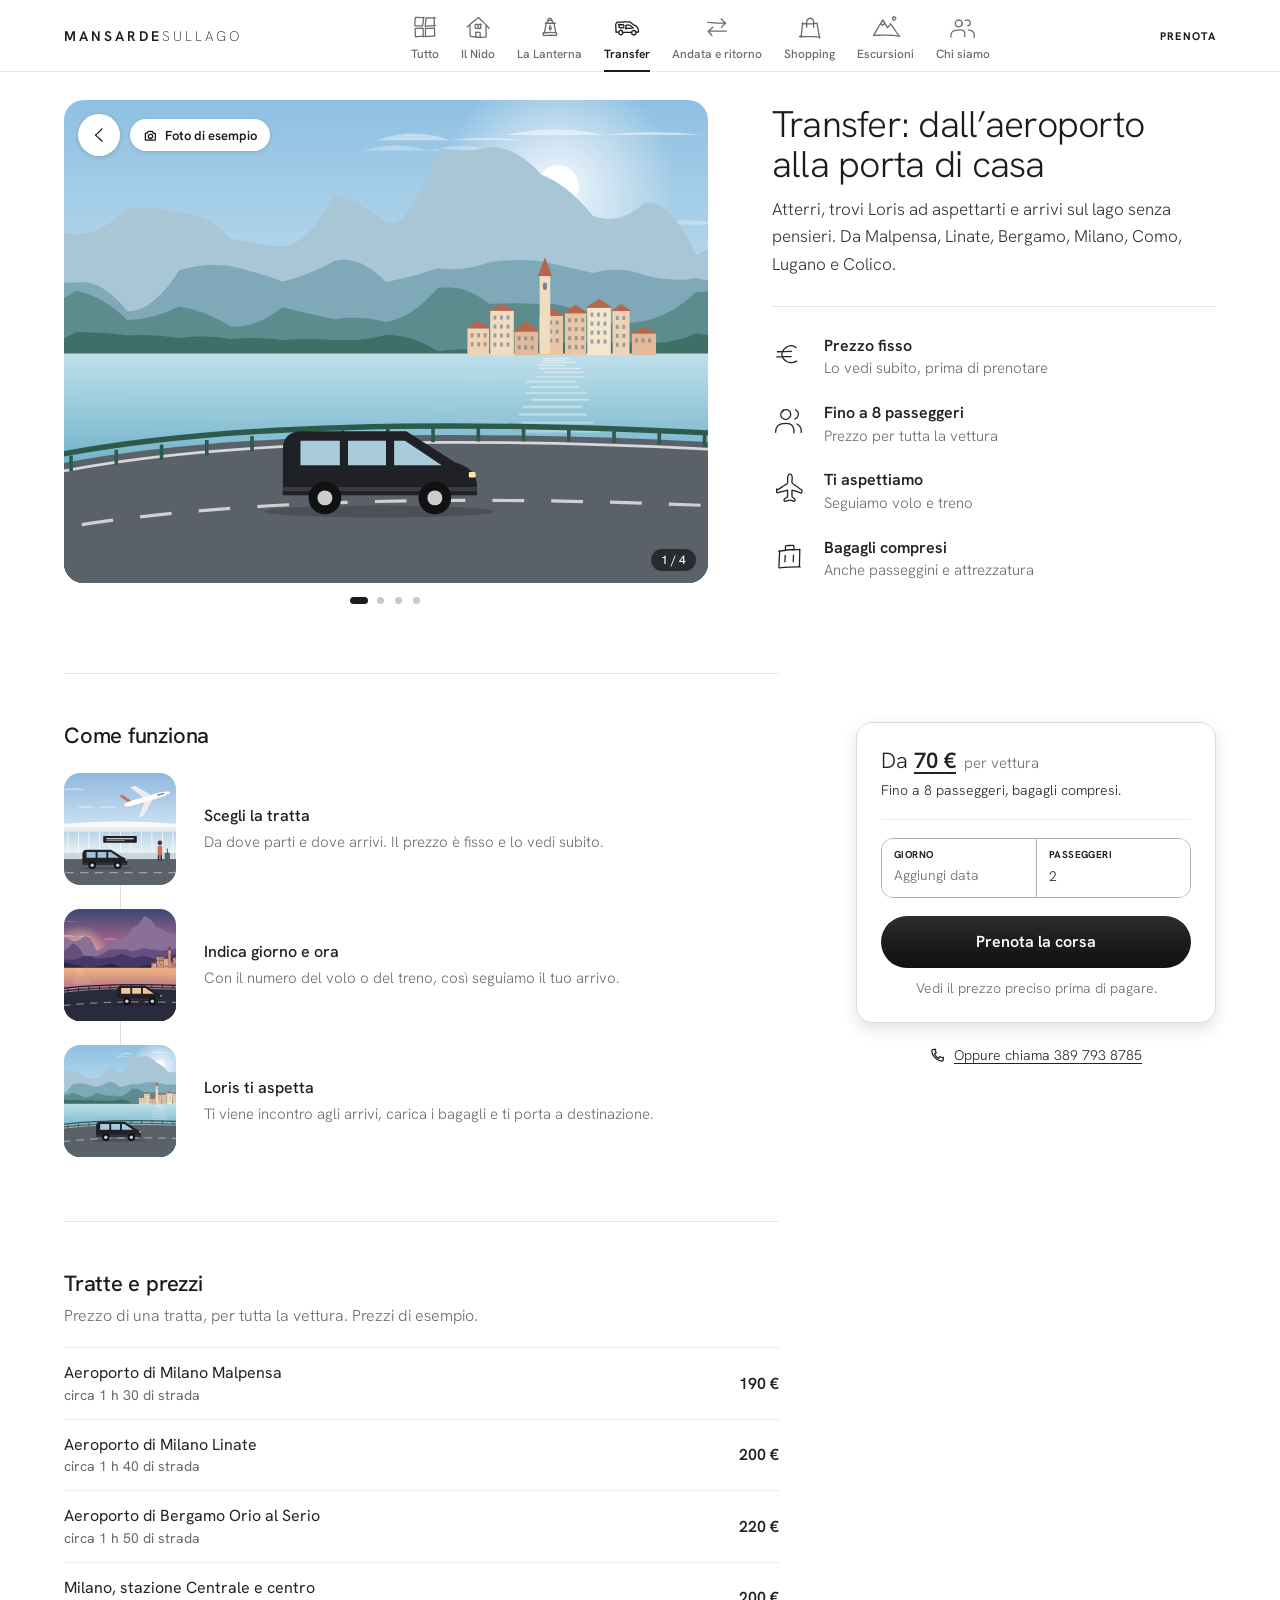
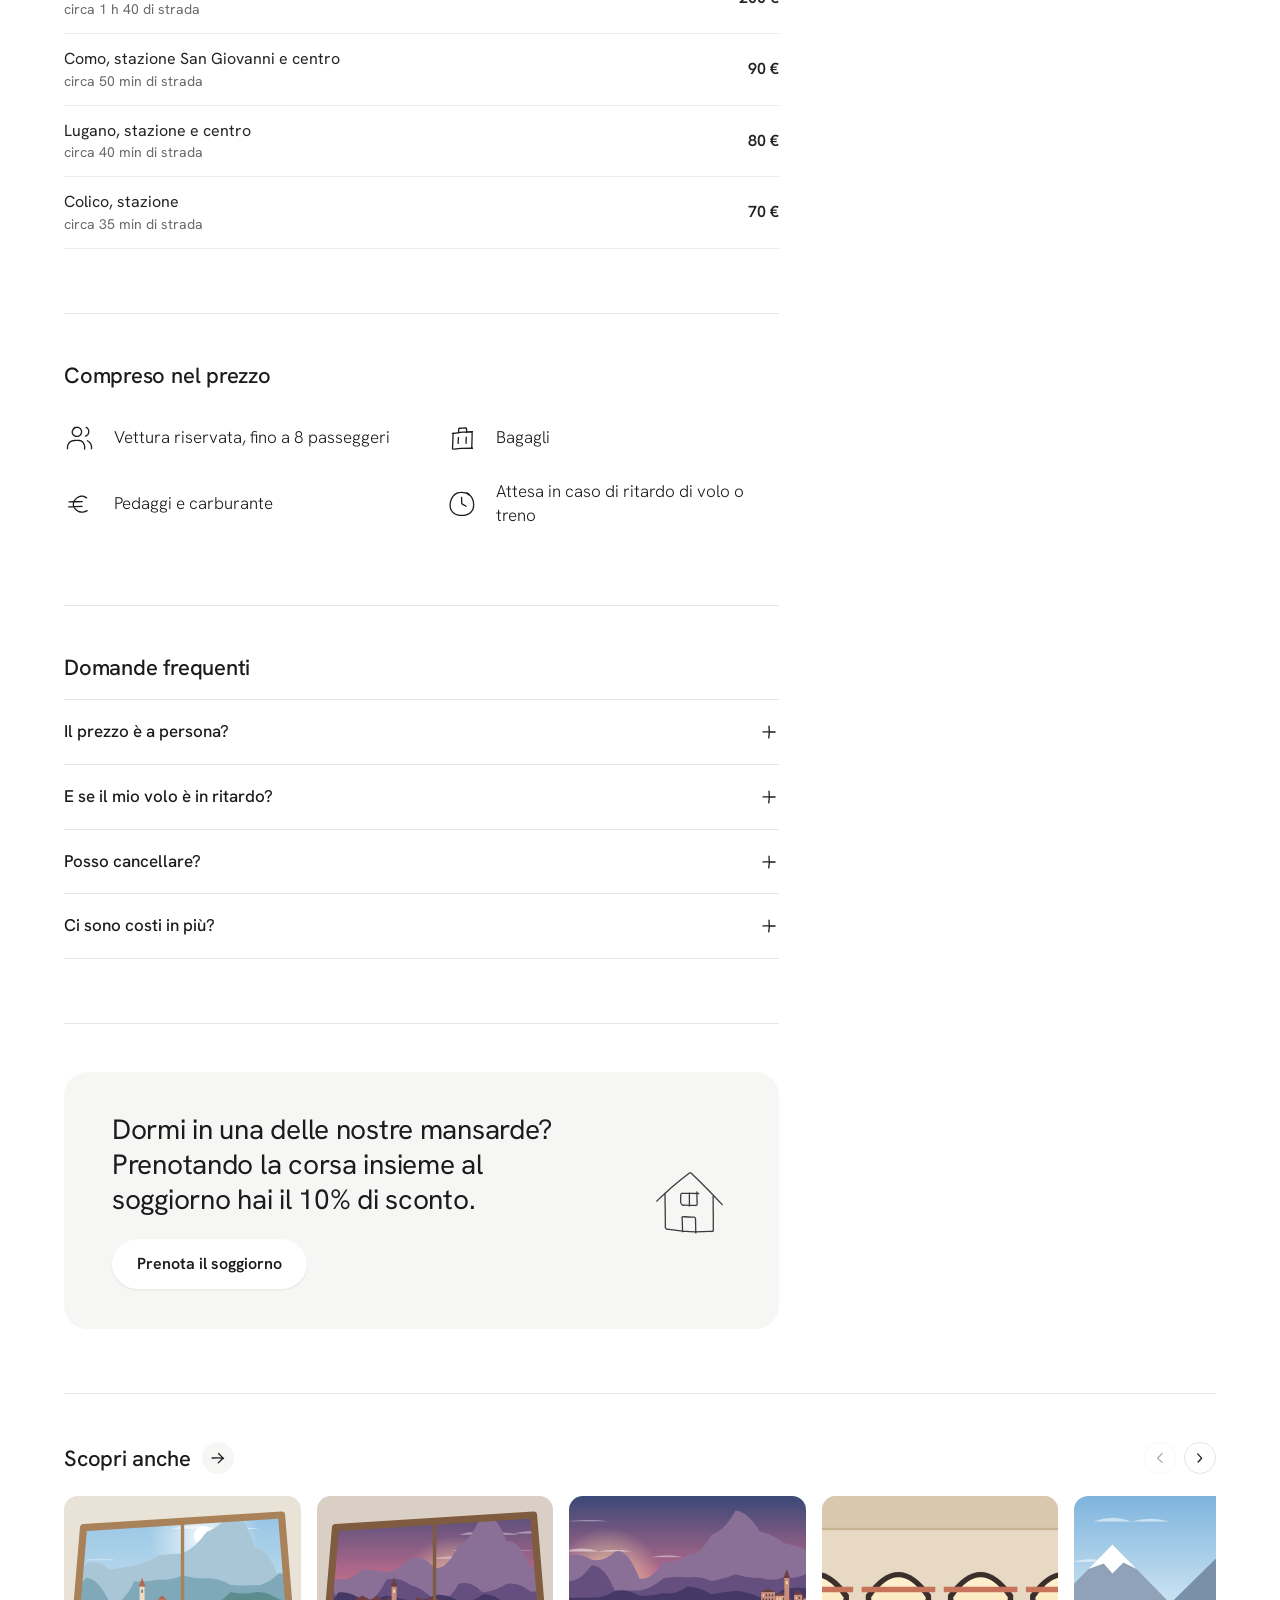
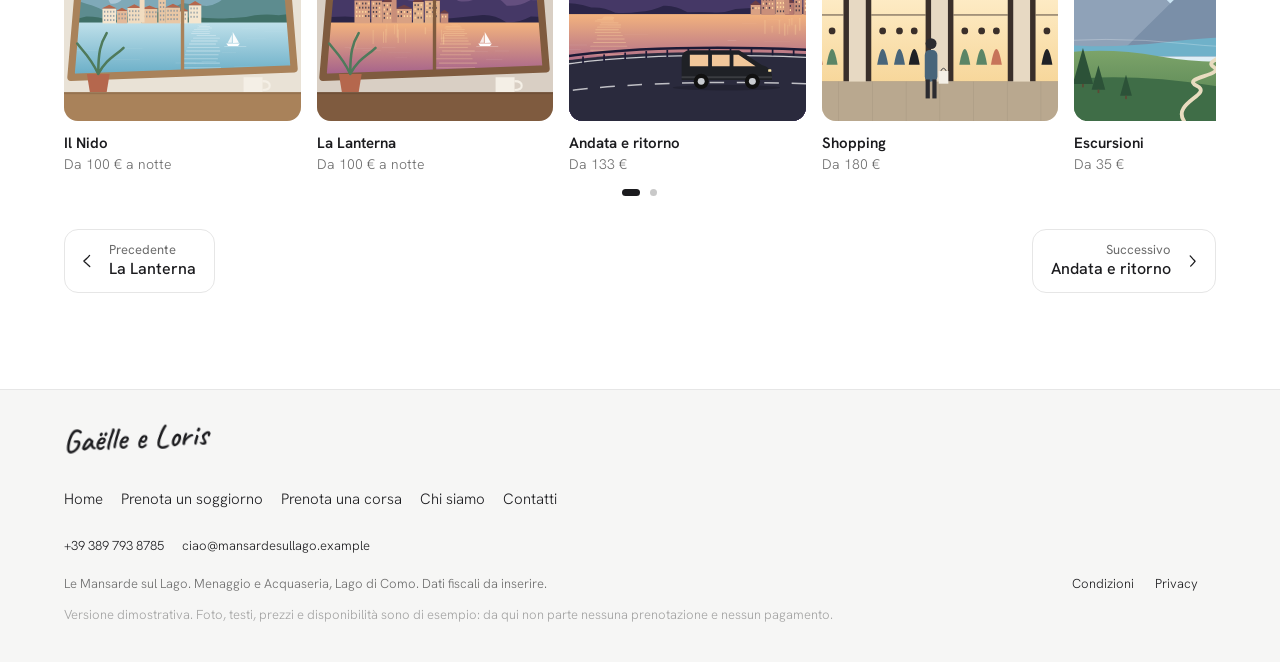
<file: transfer.html>
<!doctype html>
<html lang="it">
	<head>
		<meta charset="utf-8" />
		<meta name="viewport" content="width=device-width, initial-scale=1, viewport-fit=cover" />
		<!-- Versione dimostrativa: i motori di ricerca non devono elencarla. Da togliere quando il sito vero va online. -->
		<meta name="robots" content="noindex, nofollow" />
		<link rel="icon" href="./favicon.svg" type="image/svg+xml" />
		<!-- Carattere Hanken Grotesk (licenza OFL) caricato dal sito stesso: nessuna chiamata ad altri server -->
		<link rel="preload" href="./fonts/hanken-grotesk-latin-300-normal.woff2" as="font" type="font/woff2" crossorigin />
		<style>
			@font-face { font-family: 'Hanken Grotesk'; font-style: normal; font-weight: 200; font-display: swap; src: url('./fonts/hanken-grotesk-latin-200-normal.woff2') format('woff2'); }
			@font-face { font-family: 'Hanken Grotesk'; font-style: normal; font-weight: 300; font-display: swap; src: url('./fonts/hanken-grotesk-latin-300-normal.woff2') format('woff2'); }
			@font-face { font-family: 'Hanken Grotesk'; font-style: normal; font-weight: 400; font-display: swap; src: url('./fonts/hanken-grotesk-latin-400-normal.woff2') format('woff2'); }
			@font-face { font-family: 'Hanken Grotesk'; font-style: normal; font-weight: 500; font-display: swap; src: url('./fonts/hanken-grotesk-latin-500-normal.woff2') format('woff2'); }
			@font-face { font-family: 'Hanken Grotesk'; font-style: normal; font-weight: 600; font-display: swap; src: url('./fonts/hanken-grotesk-latin-600-normal.woff2') format('woff2'); }
			@font-face { font-family: 'Hanken Grotesk'; font-style: normal; font-weight: 700; font-display: swap; src: url('./fonts/hanken-grotesk-latin-700-normal.woff2') format('woff2'); }
			/* Caveat (licenza OFL): scrittura a mano, solo per saluti e firma. Anche questo sta nel sito. */
			@font-face { font-family: 'Caveat'; font-style: normal; font-weight: 600; font-display: swap; src: url('./fonts/caveat-latin-600-normal.woff2') format('woff2'); }
		</style>
		<!-- Le foto provvisorie arrivano da Unsplash: il collegamento si prepara subito, così compaiono prima -->
		<link rel="preconnect" href="https://images.unsplash.com" crossorigin />
		<script>
			// Foto provvisoria che non arriva (rete assente, server bloccato): al suo posto l'illustrazione che sta nel sito.
			// Vale anche per il link che apre la foto in grande.
			function fotoRiserva(img) {
				var r = img.getAttribute('data-riserva');
				if (!r) return;
				img.removeAttribute('data-riserva');
				img.removeAttribute('srcset');
				img.removeAttribute('sizes');
				img.src = r;
				var a = img.closest ? img.closest('a[data-visore-link]') : null;
				if (a) a.setAttribute('href', r);
			}
			// l'avviso «foto non arrivata» si ascolta da qui, prima che le foto comincino a caricarsi
			document.addEventListener('error', function (e) { var t = e.target; if (t && t.tagName === 'IMG') fotoRiserva(t); }, true);
			// Col tasto indietro o ricaricando: niente animazioni d'entrata (tolto subito dopo il primo disegno)
			try {
				var nav = performance.getEntriesByType('navigation')[0];
				if (nav && (nav.type === 'back_forward' || nav.type === 'reload')) {
					var h = document.documentElement;
					h.classList.add('torna');
					addEventListener('load', function () { requestAnimationFrame(function () { requestAnimationFrame(function () { h.classList.remove('torna'); }); }); });
				}
			} catch (e) {}
			// Home con #tutto (icona "Tutto" da un'altra pagina): intestazione bianca senza sfumare dallo scuro (tolto dopo il primo disegno)
			if (location.hash === '#tutto' && !document.documentElement.classList.contains('torna')) {
				var ht = document.documentElement;
				ht.classList.add('a-tutto');
				addEventListener('load', function () { requestAnimationFrame(function () { requestAnimationFrame(function () { ht.classList.remove('a-tutto'); }); }); });
			}
		</script>
		<!--1xl432n--><meta name="description" content="Atterri, trovi Loris ad aspettarti e arrivi sul lago senza pensieri. Da Malpensa, Linate, Bergamo, Milano, Como, Lugano e Colico."/><!----><title>Transfer con autista | Le Mansarde sul Lago</title>
		<link href="./app/immutable/assets/_layout.m0WFRdXT.css" rel="stylesheet">
	</head>
	<body>
		<div style="display: contents"><!--[--><!--[0--><!--[--><header class="mm-header mm-header--chiaro" data-header=""><a class="mm-logo" href="./index.html" aria-label="Le Mansarde sul Lago, vai alla home">MANSARDE<span>SULLAGO</span></a> <a class="mm-header__link mm-header__link--stretto" href="./prenota.html">Prenota</a> <nav class="mm-sezioni " aria-label="Sezioni" data-chips=""><div class="mm-sezioni__in"><!--[--><a class="mm-sezione" href="./index.html#tutto" data-chip="tutto"><svg class="icon" width="28" height="28" viewBox="0 0 24 24" fill="none" stroke="currentColor" stroke-linecap="round" stroke-linejoin="round" aria-hidden="true" focusable="false"><path d="M10.9 3.6C10.9 3.6 10.2 9.3 10.1 10.2C10.1 10.5 10.2 10.6 10.1 10.8C10.1 10.9 9.9 11 9.8 11.1C9.6 11.2 9.5 11.1 9.2 11.1C8.3 11.1 4.5 11 3.8 11C3.6 11 3.6 11 3.5 11C3.4 10.9 3.3 10.8 3.3 10.7C3.2 10.6 3.3 10.6 3.3 10.4C3.3 9.6 3.5 5.8 3.6 4.8C3.6 4.5 3.6 4.4 3.7 4.2C3.8 4 4 3.9 4.2 3.8C4.4 3.7 4.5 3.8 4.9 3.8C5.9 3.8 11.3 4 11.3 4M12.2 11.6C12.2 11.6 12.7 5.8 12.8 4.9C12.9 4.7 12.8 4.6 12.9 4.5C12.9 4.4 13 4.3 13.1 4.2C13.2 4.2 13.3 4.3 13.5 4.3C14.3 4.3 20.7 4.2 20.7 4.2M19.8 3.6L20 11.6M20.8 10.8L12.3 11.3M10.7 19.9C10.7 19.9 5.4 20.3 4.5 20.3C4.3 20.4 4.2 20.4 4.1 20.4C3.9 20.3 3.8 20.2 3.8 20.1C3.7 20 3.8 19.9 3.8 19.6C3.7 18.8 3.6 15.2 3.6 14.3C3.6 13.9 3.5 13.8 3.6 13.6C3.6 13.4 3.8 13.3 3.9 13.2C4.1 13.1 4.2 13.2 4.5 13.2C5.3 13.1 9.1 13 9.9 13C10 13 10.1 12.9 10.2 13C10.3 13 10.4 13.1 10.4 13.2C10.4 13.2 10.4 13.3 10.4 13.5C10.4 14.3 10.5 20.4 10.5 20.4M12.4 20.4C12.4 20.4 12.4 14.6 12.4 13.8C12.4 13.6 12.3 13.5 12.4 13.4C12.4 13.3 12.5 13.2 12.6 13.2C12.8 13.1 12.9 13.2 13.1 13.2C14 13.2 18.2 13 19.1 12.9C19.4 12.9 19.6 12.8 19.7 12.9C19.9 12.9 20 13 20.1 13.2C20.2 13.3 20.1 13.4 20.1 13.7C20.1 14.5 20.3 18.3 20.3 19.1C20.3 19.3 20.4 19.4 20.3 19.5C20.3 19.6 20.2 19.7 20.1 19.8C20 19.8 19.9 19.8 19.7 19.8C18.7 19.8 11.8 20 11.8 20" vector-effect="non-scaling-stroke"></path></svg><!----><span>Tutto<!--[-1--><!--]--></span></a><a class="mm-sezione" href="./il-nido.html" data-chip="il-nido"><svg class="icon" width="28" height="28" viewBox="0 0 64 64" fill="none" stroke="currentColor" stroke-linecap="round" stroke-linejoin="round" aria-hidden="true" focusable="false"><path d="M7.4 32.1C7.4 32.1 15.9 24.1 20 20.5C23.9 17.2 30 12.4 31.6 11.2C32.1 10.9 32.2 10.7 32.5 10.6C32.7 10.5 33.1 10.5 33.4 10.6C33.7 10.7 33.7 10.9 34.1 11.2C35.5 12.5 41 17.8 44.6 21.5C48.7 25.6 57.3 34.8 57.3 34.8M13.7 26C13.7 26 13.8 35.8 13.9 40.1C13.9 43.8 14 48.5 14 50.5C14 51.3 13.8 51.7 14 52.2C14.2 52.7 14.6 53.2 15.1 53.4C15.6 53.7 16 53.5 16.9 53.6C19.5 53.9 27 55.1 32.3 55.4C37.7 55.7 46.5 55.3 48.8 55.2C49.3 55.2 49.6 55.3 49.9 55.2C50.1 55.1 50.4 54.8 50.5 54.6C50.7 54.3 50.6 54.1 50.5 53.6C50.5 51.8 50.5 46.4 50.5 42.5C50.4 38 50.4 28.3 50.4 28.3M27.1 55.5C27.1 55.5 26.9 47 26.8 45.4C26.8 44.9 26.6 44.7 26.7 44.5C26.8 44.2 27.1 44 27.3 43.9C27.6 43.8 27.8 44 28.3 44C29.4 44.1 33.1 44.3 34.5 44.3C35.1 44.3 35.5 44.1 36 44.3C36.3 44.4 36.7 44.8 36.9 45.2C37.1 45.6 36.9 46 37 46.7C37 48.5 37.2 56.4 37.2 56.4M38 25.1C38 25.1 38.1 32.1 38.2 33.6C38.2 34.1 38.3 34.4 38.2 34.7C38.1 35 37.9 35.3 37.6 35.4C37.3 35.5 37.1 35.4 36.6 35.4C35.2 35.4 30.5 35.3 28.9 35.2C28 35.2 27.6 35.3 27.1 35.1C26.6 34.8 26.1 34.4 25.9 33.8C25.4 32.6 25.7 29.6 25.7 28.4C25.7 27.7 25.5 27.4 25.7 27C25.8 26.6 26.1 26.3 26.5 26.1C26.8 26 27.1 26.2 27.7 26.2C29.6 26.2 39.5 26.3 39.5 26.3M32.3 25.8L32.3 35.9" vector-effect="non-scaling-stroke"></path></svg><!----><span>Il Nido<!--[-1--><!--]--></span></a><a class="mm-sezione" href="./la-lanterna.html" data-chip="la-lanterna"><svg class="icon" width="28" height="28" viewBox="0 0 64 64" fill="none" stroke="currentColor" stroke-linecap="round" stroke-linejoin="round" aria-hidden="true" focusable="false"><path d="M40.7 22C40.7 22 42.3 30.1 43.1 33.8C43.7 37.1 44.5 41.5 44.8 43.1C44.9 43.6 45.1 43.9 45 44.2C44.9 44.5 44.7 44.8 44.4 44.9C44.1 45 43.8 44.8 43.2 44.7C41.3 44.6 35.4 44.2 31.7 44.3C28.3 44.5 23.7 45.2 21.8 45.5C21 45.6 20.5 45.9 20.1 45.7C19.7 45.6 19.3 45.1 19.2 44.7C19.1 44.2 19.4 43.7 19.6 42.9C20 41.1 20.9 37.4 21.5 34.2C22.2 30.3 23.4 21.2 23.4 21.2M22.1 23.1L42.1 23.5M21 23L44.6 23.2M27.4 22.5C27.4 22.5 27.2 19.4 27.2 18.4C27.1 17.9 27 17.6 27.1 17.3C27.2 17 27.5 16.7 27.8 16.5C28.1 16.4 28.4 16.6 28.9 16.6C30.1 16.6 33.4 16.7 34.7 16.7C35.3 16.7 35.7 16.6 36.2 16.7C36.6 16.9 36.9 17.2 37.2 17.7C37.6 18.7 37.3 22.7 37.3 22.7M26.5 17.7C26.5 17.7 27.7 14.7 28.6 13.7C29.4 12.8 30.6 11.8 31.6 11.8C32.6 11.8 33.9 12.9 34.8 13.8C35.8 14.8 37.1 17.5 37.1 17.5M15.9 46.1C15.9 46.1 26.5 44.5 31.4 44.4C35.9 44.3 42.1 45 44.3 45.2C45.1 45.3 45.5 45.2 45.9 45.4C46.3 45.6 46.7 46 46.9 46.5C47.2 47.3 46.9 48.9 46.9 49.7C46.9 50.2 47 50.6 46.9 50.9C46.8 51.1 46.4 51.4 46.1 51.5C45.8 51.6 45.5 51.4 44.9 51.3C42.8 51.1 35.5 50.4 31.1 50.4C27.1 50.5 21.8 51.2 19.6 51.5C18.7 51.6 18.3 51.9 17.8 51.7C17.3 51.5 16.9 51.2 16.7 50.6C16.2 49.5 16.9 44.9 16.9 44.9M33.1 30.3C33.1 30.3 30.2 33.4 30.2 34.9C30.2 36.2 31.5 38.6 32.3 38.6C33.1 38.6 34.8 36.3 34.9 34.9C34.9 33.2 31.2 28.9 31.2 28.9" vector-effect="non-scaling-stroke"></path></svg><!----><span>La Lanterna<!--[-1--><!--]--></span></a><a class="mm-sezione is-active" href="./transfer.html" aria-current="page" data-chip="transfer"><svg class="icon" width="28" height="28" viewBox="0 0 64 64" fill="none" stroke="currentColor" stroke-linecap="round" stroke-linejoin="round" aria-hidden="true" focusable="false"><path d="M7.1 44C7.1 44 6.8 39.4 6.7 37.2C6.6 35.3 6.5 33.5 6.4 31.6C6.4 29.7 5.8 27.6 6.3 25.9C6.8 24.2 8 22.2 9.4 21.4C10.9 20.5 13.3 21 15.2 20.9C17.2 20.7 19.2 20.8 21.1 20.7C23.1 20.6 25.1 20.6 27.1 20.5C29 20.5 31.1 20.4 32.8 20.4C34.3 20.4 35.9 20.4 36.7 20.3C37.2 20.3 37.4 20.3 37.7 20.3C38.1 20.4 38.5 20.5 38.8 20.6C39.1 20.8 39.2 21 39.6 21.2C40.3 21.8 41.7 22.9 43 23.8C44.5 24.9 46.2 26.2 47.9 27.3C49.6 28.4 51.9 29 53.4 30.4C55 31.8 56.4 33.7 57.2 35.8C58 37.8 58.3 42.7 58.3 42.7M6.6 43.5L12.5 43.5M21.6 43.9L43.3 44.5M52.3 43.5L58.3 43.4M16.3 40.1C16.3 40.1 13.1 42.9 13.1 44.4C13.1 46 15.1 48.7 16.6 49.3C18 49.8 21 49 21.8 47.8C22.7 46.6 22.6 43.3 21.7 41.9C20.8 40.5 17.7 39.2 16.2 39.6C14.7 40 12.7 44.4 12.7 44.4M51.8 47.7C51.8 47.7 52.5 43.1 51.5 41.9C50.5 40.6 47.3 39.8 45.8 40.4C44.3 41 42.5 43.9 42.6 45.5C42.7 47.1 44.7 49.7 46.3 50.1C47.9 50.5 51.2 49.3 52.2 47.9C53.1 46.5 51.9 41.6 51.9 41.6M12.6 26.6C12.6 26.6 20.7 26.8 22.5 26.8C23.1 26.8 23.4 26.7 23.8 26.9C24.1 27 24.5 27.4 24.6 27.8C24.8 28.1 24.6 28.6 24.6 29.1C24.6 30.1 24.9 32.4 24.5 33.2C24.3 33.6 23.9 33.9 23.6 34.1C23.1 34.2 22.7 34 22.1 34C20.7 33.9 17.2 33.6 15.9 33.5C15.3 33.5 14.9 33.6 14.5 33.4C14.2 33.3 13.9 32.9 13.7 32.6C13.6 32.2 13.7 31.9 13.7 31.3C13.7 30 13.8 25.4 13.8 25.4M29.7 36.2C29.7 36.2 29.7 30.9 29.7 29.6C29.7 29.1 29.5 28.8 29.6 28.5C29.7 28.2 30 27.9 30.3 27.8C30.5 27.7 30.8 27.8 31.3 27.8C32.3 27.8 35.3 27.7 36.3 27.7C36.8 27.7 37 27.6 37.3 27.6C37.7 27.7 38.1 27.8 38.4 28C38.7 28.2 38.8 28.4 39.2 28.7C40.3 29.5 43.8 32.3 45 33.1C45.4 33.4 45.8 33.5 45.9 33.8C46 33.9 46 34.2 45.9 34.3C45.7 34.5 45.3 34.4 44.7 34.5C42.4 34.7 28.3 35.3 28.3 35.3" vector-effect="non-scaling-stroke"></path></svg><!----><span>Transfer<!--[-1--><!--]--></span></a><a class="mm-sezione" href="./andata-ritorno.html" data-chip="andata-ritorno"><svg class="icon" width="28" height="28" viewBox="0 0 64 64" fill="none" stroke="currentColor" stroke-linecap="round" stroke-linejoin="round" aria-hidden="true" focusable="false"><path d="M11 21.3C11 21.3 20.9 22.1 25.7 22.4C30.2 22.7 34.5 22.9 38.9 23C43.3 23.1 52.3 23 52.3 23M41.5 13.7C41.5 13.7 49.1 21.1 50.3 22.3C50.7 22.6 50.9 22.6 51 22.9C51.1 23.1 51.1 23.4 51 23.6C50.9 23.9 50.7 23.9 50.4 24.3C49.3 25.5 42.1 33 42.1 33M53.5 41.3C53.5 41.3 43.7 41.4 39 41.4C34.4 41.4 30 41.3 25.4 41.3C20.8 41.3 11.6 41.4 11.6 41.4M22.2 32.5C22.2 32.5 14.5 39.9 13.3 41.2C12.9 41.6 12.7 41.6 12.6 41.9C12.5 42.1 12.5 42.5 12.6 42.7C12.6 43 12.8 43 13.1 43.4C14.2 44.6 20.5 51.6 20.5 51.6" vector-effect="non-scaling-stroke"></path></svg><!----><span>Andata<!--[0--><span class="mm-sezione__resto"> e ritorno</span><!--]--></span></a><a class="mm-sezione" href="./shopping.html" data-chip="shopping"><svg class="icon" width="28" height="28" viewBox="0 0 64 64" fill="none" stroke="currentColor" stroke-linecap="round" stroke-linejoin="round" aria-hidden="true" focusable="false"><path d="M11.5 55.6C11.5 55.6 12.8 44.7 13.4 39.2C14 33.6 15.2 22.5 15.2 22.5M14 24C14 24 26 24.8 31.6 24.7C36.7 24.6 44.2 23.8 46.3 23.5C46.9 23.5 47.1 23.3 47.4 23.3C47.8 23.4 48.1 23.7 48.3 24C48.4 24.3 48.3 24.6 48.4 25.2C48.7 27.3 49.9 34.6 50.8 39.6C51.8 45.3 54.1 57.4 54.1 57.4M54.5 55C54.5 55 44.6 54.3 39.8 54.1C35.1 53.9 30.8 53.9 25.9 53.9C20.3 53.8 8.2 53.7 8.2 53.7M24.5 32C24.5 32 24.4 27.5 24.4 25.4C24.5 23.4 24.1 21.4 24.5 19.5C25 17.6 25.8 15.5 27.1 14.2C28.4 13 30.7 12 32.5 12C34.2 12 36.5 13.1 37.7 14.4C39.1 15.7 39.8 17.9 40.2 19.7C40.6 21.6 40.2 23.6 40.2 25.6C40.2 27.8 40.3 32.4 40.3 32.4" vector-effect="non-scaling-stroke"></path></svg><!----><span>Shopping<!--[-1--><!--]--></span></a><a class="mm-sezione" href="./escursioni.html" data-chip="escursioni"><svg class="icon" width="28" height="28" viewBox="0 0 64 64" fill="none" stroke="currentColor" stroke-linecap="round" stroke-linejoin="round" aria-hidden="true" focusable="false"><path d="M63.3 52.7C63.3 52.7 52.7 51.7 47.5 51.3C42.6 51 37.7 50.6 32.8 50.6C28 50.5 23.1 50.8 18.4 50.9C13.8 50.9 6.8 51 5 51.1C4.5 51.1 4.3 51.2 4.1 51.1C3.9 51.1 3.8 50.9 3.8 50.7C3.8 50.5 4 50.3 4.2 49.9C5.1 48.4 8.4 42.8 10.6 39.1C12.9 35.3 15.4 31.2 17.6 27.4C19.8 23.8 22.9 18.6 23.9 17C24.2 16.6 24.2 16.2 24.5 16.1C24.7 16 25 16 25.1 16.1C25.4 16.2 25.4 16.5 25.6 17C26.8 19 33.5 30.4 34.7 32.4C35 32.8 35 33.1 35.3 33.2C35.5 33.3 35.8 33.3 36 33.2C36.2 33.1 36.3 32.8 36.6 32.5C37.4 31.3 40.7 26.9 41.6 25.8C41.9 25.3 41.9 25 42.2 24.9C42.4 24.8 42.8 24.8 43 24.9C43.3 25.1 43.3 25.4 43.6 25.8C44.8 27.6 49.1 34 52.1 38.4C55.5 43.4 62.9 54.3 62.9 54.3M19.3 24.4C19.3 24.4 22 26.6 22.8 27.2C23.2 27.5 23.4 27.8 23.7 27.9C24.1 28 24.5 28 24.8 27.9C25.1 27.7 25.2 27.4 25.6 27C26.3 26.2 28.9 23.5 28.9 23.5M54.7 12.1C54.7 12.1 51.9 8.2 50.5 8.2C49.1 8.2 46.5 10.9 46.5 12.2C46.5 13.5 49.1 16.2 50.4 16.2C51.7 16.2 54.3 13.4 54.3 12.1C54.2 10.9 50.5 8.6 50.5 8.6" vector-effect="non-scaling-stroke"></path></svg><!----><span>Escursioni<!--[-1--><!--]--></span></a><a class="mm-sezione" href="./chi-siamo.html" data-chip="chi-siamo"><svg class="icon" width="28" height="28" viewBox="0 0 64 64" fill="none" stroke="currentColor" stroke-linecap="round" stroke-linejoin="round" aria-hidden="true" focusable="false"><path d="M28.7 29.2C28.7 29.2 30.8 25.3 30.7 23.4C30.6 21.6 29.4 19.3 27.9 18C26.5 16.8 23.9 15.9 22 16C20.2 16.1 17.8 17.3 16.6 18.7C15.3 20.1 14.3 22.6 14.4 24.4C14.4 26.2 15.5 28.5 16.8 29.7C18.2 30.9 20.7 31.7 22.5 31.5C24.5 31.4 26.9 30.1 28.1 28.7C29.3 27.4 30 23.5 30 23.5M4.4 55C4.4 55 4.2 50.3 4.8 48.3C5.3 46.4 6.1 44.4 7.4 43.1C8.7 41.7 10.9 40.9 12.8 40.2C14.7 39.5 16.8 39.2 18.8 38.9C20.7 38.6 22.7 38.4 24.7 38.4C26.6 38.4 28.5 38.3 30.2 38.9C31.9 39.4 33.7 40.2 34.7 41.5C35.7 42.9 36 45 36.2 46.9C36.4 49.1 35.7 53.9 35.7 53.9M37.4 17.1C37.4 17.1 42.1 15.7 43.9 16.3C45.6 16.9 47.5 18.7 48.2 20.4C48.9 22 49 24.5 48.2 26C47.3 27.6 42.8 29.5 42.8 29.5M44.4 38.5C44.4 38.5 48.8 39.3 50.7 40.2C52.5 41.1 54.4 42.1 55.5 43.6C56.7 45 57.3 47 57.6 49C58 51 57.6 55.6 57.6 55.6" vector-effect="non-scaling-stroke"></path></svg><!----><span>Chi siamo<!--[-1--><!--]--></span></a><!--]--></div></nav><!----> <a class="mm-header__link mm-header__link--largo" href="./prenota.html">Prenota</a></header><!----> <main id="contenuto"><!--[--><div class="v3-contenuto v3-testa"><div class="v3-scheda__testa "><div class="v3-scheda__capo"><h1 class="v3-scheda__titolo"><!--[-1--><!--]--><!--[0--><span class="solo-tel">Dall’aeroporto alla porta di casa</span><span class="solo-pc">Transfer: dall’aeroporto alla porta di casa</span><!--]--></h1> <!--[0--><p class="v3-scheda__intro"><!--[0--><span class="solo-tel">Da aeroporti e stazioni fino al lago, e ritorno.</span><span class="solo-pc">Atterri, trovi Loris ad aspettarti e arrivi sul lago senza pensieri. Da Malpensa, Linate, Bergamo, Milano, Como, Lugano e Colico.</span><!--]--></p><!--]--> <!--[0--><ul class="v3-scheda__lista"><!--[--><li><svg class="icon" width="34" height="34" viewBox="0 0 24 24" fill="none" stroke="currentColor" stroke-linecap="round" stroke-linejoin="round" aria-hidden="true" focusable="false"><path d="M17 7.4C17 7.4 15.4 6.4 14.6 6.2C13.9 6.1 13.2 6.1 12.5 6.2C11.8 6.3 11.1 6.6 10.4 7C9.8 7.4 9.2 7.9 8.7 8.4C8.2 9 7.7 9.6 7.5 10.3C7.2 10.9 7 11.6 7 12.2C7 12.9 7.2 13.6 7.4 14.2C7.7 14.8 8.1 15.4 8.6 15.9C9.1 16.5 9.7 16.9 10.3 17.3C11 17.6 11.8 17.9 12.5 18C13.3 18.1 14.1 18.1 14.9 17.9C15.8 17.8 17.4 17 17.4 17M3.8 10.4C3.8 10.4 7.2 10.3 8.9 10.3C10.5 10.3 13.7 10.2 13.7 10.2M3.5 14.1C3.5 14.1 6.9 14 8.6 13.9C10.3 13.9 13.5 13.8 13.5 13.8" vector-effect="non-scaling-stroke"></path></svg><!----><span><strong>Prezzo fisso</strong><small>Lo vedi subito, prima di prenotare</small></span></li><li><svg class="icon" width="34" height="34" viewBox="0 0 24 24" fill="none" stroke="currentColor" stroke-linecap="round" stroke-linejoin="round" aria-hidden="true" focusable="false"><path d="M2.6 20C2.6 20 2.6 18.2 2.9 17.4C3.1 16.7 3.6 16 4.1 15.4C4.6 14.9 5.4 14.5 6.1 14.2C6.8 13.9 7.7 13.9 8.5 13.8C9.2 13.7 10 13.7 10.8 13.8C11.5 13.9 12.3 13.9 12.9 14.2C13.5 14.5 14.1 15 14.5 15.6C14.9 16.2 15.2 17 15.4 17.7C15.6 18.5 15.4 20.3 15.4 20.3M8.3 4C8.3 4 7.1 4.9 6.8 5.5C6.4 6.1 6.1 6.9 6.2 7.6C6.2 8.3 6.5 9.1 6.9 9.6C7.4 10.1 8.1 10.5 8.7 10.7C9.4 10.9 10.3 10.8 10.9 10.6C11.6 10.3 12.2 9.8 12.6 9.2C13 8.6 13.2 7.8 13.2 7.1C13.1 6.4 12.8 5.6 12.4 5.1C11.9 4.6 11.2 4.2 10.5 4C9.8 3.9 9 4 8.4 4.3C7.9 4.6 7 5.7 7 5.7M16.6 4C16.6 4 17.8 4.8 18.1 5.4C18.5 5.9 18.6 6.6 18.6 7.3C18.6 7.9 18.3 8.6 18 9.2C17.6 9.8 16.1 10.6 16.1 10.6M17.6 14.1C17.6 14.1 18.7 14.8 19.1 15.2C19.6 15.6 19.9 16.1 20.1 16.6C20.4 17.1 20.5 17.7 20.6 18.3C20.7 18.9 20.6 20.1 20.6 20.1" vector-effect="non-scaling-stroke"></path></svg><!----><span><strong>Fino a 8 passeggeri</strong><small>Prezzo per tutta la vettura</small></span></li><li><svg class="icon" width="34" height="34" viewBox="0 0 24 24" fill="none" stroke="currentColor" stroke-linecap="round" stroke-linejoin="round" aria-hidden="true" focusable="false"><path d="M3.2 13.6C3.2 13.6 6 12 7.2 11.2C8.3 10.6 9.5 9.7 10.1 9.3C10.4 9.1 10.5 9 10.7 8.9C10.8 8.7 11 8.4 11 8.1C11.1 7.9 11 7.7 11 7.4C11.1 7.1 11.1 6.6 11.1 6.1C11.1 5.4 10.9 4.4 11.2 3.7C11.5 3 12.2 2 12.7 2C13.2 2 13.9 2.9 14.1 3.6C14.4 4.3 14.2 5.2 14.2 6C14.1 6.6 14.1 7.2 14.1 7.6C14.1 7.8 14.1 8 14.1 8.1C14.2 8.3 14.3 8.5 14.4 8.7C14.5 8.8 14.6 8.8 14.8 9C15.3 9.3 16.6 10.3 17.6 11C18.6 11.7 20.2 12.9 20.7 13.2C20.8 13.3 20.9 13.3 20.9 13.4C21 13.5 21.1 13.6 21.1 13.8C21.1 13.9 21.1 14 21.1 14.1C21.1 14.4 21.2 15 21 15.2C21 15.4 20.8 15.5 20.7 15.5C20.5 15.6 20.4 15.5 20.1 15.4C19.2 15.1 15.5 13.9 14.7 13.7C14.5 13.6 14.5 13.5 14.3 13.5C14.2 13.5 14.1 13.7 14.1 13.8C14 13.9 14.1 14 14.1 14.2C14.1 14.8 14.1 16.8 14.1 17.4C14.1 17.6 14 17.7 14.1 17.9C14.1 18 14.2 18.2 14.3 18.3C14.4 18.5 14.5 18.5 14.6 18.6C14.8 18.8 15.3 19.2 15.6 19.4C15.7 19.5 15.8 19.6 15.9 19.7C16 19.8 16.1 20 16.2 20.2C16.2 20.5 16.3 21 16.2 21.2C16.1 21.3 16 21.4 15.9 21.4C15.8 21.4 15.6 21.3 15.4 21.3C15.1 21.2 14.8 21.1 14.4 21C13.9 20.8 13.2 20.5 12.6 20.5C11.9 20.5 11.2 20.8 10.6 21C10.2 21.1 9.7 21.2 9.4 21.3C9.2 21.3 9.1 21.4 8.9 21.4C8.8 21.4 8.7 21.3 8.6 21.2C8.5 21 8.6 20.4 8.6 20.1C8.7 19.9 8.8 19.8 8.9 19.7C9 19.5 9.1 19.5 9.2 19.4C9.5 19.2 10.1 18.8 10.4 18.6C10.6 18.5 10.7 18.4 10.8 18.3C10.9 18.2 11 18 11 17.8C11.1 17.7 11 17.6 11 17.3C11 16.8 11 15.3 11 14.7C11 14.4 11.1 14.1 11 13.9C11 13.8 10.8 13.6 10.6 13.6C10.4 13.5 10.3 13.7 9.9 13.8C8.9 14.1 4.9 15.1 4.1 15.3C3.9 15.4 3.8 15.4 3.7 15.4C3.6 15.4 3.5 15.3 3.4 15.2C3.2 14.9 3.3 12.6 3.3 12.6" vector-effect="non-scaling-stroke"></path></svg><!----><span><strong>Ti aspettiamo</strong><small>Seguiamo volo e treno</small></span></li><li><svg class="icon" width="34" height="34" viewBox="0 0 24 24" fill="none" stroke="currentColor" stroke-linecap="round" stroke-linejoin="round" aria-hidden="true" focusable="false"><path d="M4.7 8.7C4.7 8.7 10 7.8 12.5 7.6C15 7.4 19.8 7.3 19.8 7.3M19.6 7.2C19.6 7.2 19.6 11.4 19.5 13.5C19.5 15.5 19.3 19.7 19.3 19.7M19.9 19.7C19.9 19.7 14.1 19.7 11.6 19.8C9.5 19.9 6.9 20.2 6 20.3C5.6 20.3 5.5 20.4 5.3 20.4C5.1 20.3 4.9 20.1 4.9 20C4.8 19.8 4.9 19.6 4.9 19.2C4.9 18.4 5.1 16.2 5.1 14.6C5.2 12.6 5.4 8.3 5.4 8.3M9.5 8.2C9.5 8.2 9.5 5.9 9.5 5.4C9.5 5.2 9.5 5.1 9.5 5C9.6 4.9 9.7 4.8 9.8 4.8C9.8 4.7 9.9 4.7 10.1 4.7C10.8 4.7 14.1 4.5 14.8 4.5C14.9 4.5 15 4.5 15.1 4.5C15.2 4.6 15.3 4.7 15.4 4.8C15.4 4.9 15.4 5 15.4 5.2C15.4 5.7 15.5 7.9 15.5 7.9M9.3 11.6L9.1 16.1M15.2 11.4L15 16" vector-effect="non-scaling-stroke"></path></svg><!----><span><strong>Bagagli compresi</strong><small>Anche passeggini e attrezzatura</small></span></li><!--]--></ul><!--]--></div> <div class="v3-scheda__media"><div class="v3-scheda__img v3-galleria" data-galleria=""><!--[0--><div class="v3-galleria__riga" data-galleria-riga=""><!--[--><a class="v3-galleria__foto" href="https://images.unsplash.com/photo-1730800328198-f9efbf9db53f?auto=format&amp;q=70&amp;w=1600&amp;fit=max" data-visore-link="" data-visore-gruppo="galleria" data-visore-apri="griglia" aria-label="Guarda tutte le foto (4)"><img src="https://images.unsplash.com/photo-1730800328198-f9efbf9db53f?auto=format&amp;q=70&amp;w=1024&amp;h=683&amp;fit=crop" srcset="https://images.unsplash.com/photo-1730800328198-f9efbf9db53f?auto=format&amp;q=70&amp;w=640&amp;h=427&amp;fit=crop 640w, https://images.unsplash.com/photo-1730800328198-f9efbf9db53f?auto=format&amp;q=70&amp;w=1024&amp;h=683&amp;fit=crop 1024w, https://images.unsplash.com/photo-1730800328198-f9efbf9db53f?auto=format&amp;q=70&amp;w=1600&amp;h=1067&amp;fit=crop 1600w, https://images.unsplash.com/photo-1730800328198-f9efbf9db53f?auto=format&amp;q=70&amp;w=2400&amp;h=1601&amp;fit=crop 2400w" sizes="(min-width: 1024px) 50vw, 100vw" alt="L’autista apre la portiera del minivan" width="1600" height="1067" loading="eager" fetchpriority="high" data-riserva="./foto/auto-1.svg"/><!----></a><a class="v3-galleria__foto" href="https://images.unsplash.com/photo-1687992176093-6417a93fa3d0?auto=format&amp;q=70&amp;w=1600&amp;fit=max" data-visore-link="" data-visore-gruppo="galleria" data-visore-apri="griglia" aria-label="Guarda tutte le foto (4)"><img src="https://images.unsplash.com/photo-1687992176093-6417a93fa3d0?auto=format&amp;q=70&amp;w=1024&amp;h=683&amp;fit=crop" srcset="https://images.unsplash.com/photo-1687992176093-6417a93fa3d0?auto=format&amp;q=70&amp;w=640&amp;h=427&amp;fit=crop 640w, https://images.unsplash.com/photo-1687992176093-6417a93fa3d0?auto=format&amp;q=70&amp;w=1024&amp;h=683&amp;fit=crop 1024w, https://images.unsplash.com/photo-1687992176093-6417a93fa3d0?auto=format&amp;q=70&amp;w=1600&amp;h=1067&amp;fit=crop 1600w, https://images.unsplash.com/photo-1687992176093-6417a93fa3d0?auto=format&amp;q=70&amp;w=2400&amp;h=1601&amp;fit=crop 2400w" sizes="(min-width: 1024px) 50vw, 100vw" alt="Arrivo in aeroporto" width="1600" height="1067" loading="lazy" decoding="async" data-riserva="./foto/auto-2.svg"/><!----></a><a class="v3-galleria__foto" href="https://images.unsplash.com/photo-1706149472600-95b79e0aad93?auto=format&amp;q=70&amp;w=1600&amp;fit=max" data-visore-link="" data-visore-gruppo="galleria" data-visore-apri="griglia" aria-label="Guarda tutte le foto (4)"><img src="https://images.unsplash.com/photo-1706149472600-95b79e0aad93?auto=format&amp;q=70&amp;w=1024&amp;h=683&amp;fit=crop" srcset="https://images.unsplash.com/photo-1706149472600-95b79e0aad93?auto=format&amp;q=70&amp;w=640&amp;h=427&amp;fit=crop 640w, https://images.unsplash.com/photo-1706149472600-95b79e0aad93?auto=format&amp;q=70&amp;w=1024&amp;h=683&amp;fit=crop 1024w, https://images.unsplash.com/photo-1706149472600-95b79e0aad93?auto=format&amp;q=70&amp;w=1600&amp;h=1067&amp;fit=crop 1600w, https://images.unsplash.com/photo-1706149472600-95b79e0aad93?auto=format&amp;q=70&amp;w=2400&amp;h=1601&amp;fit=crop 2400w" sizes="(min-width: 1024px) 50vw, 100vw" alt="La strada lungo il lago al tramonto" width="1600" height="1067" loading="lazy" decoding="async" data-riserva="./foto/auto-3.svg"/><!----></a><a class="v3-galleria__foto" href="https://images.unsplash.com/photo-1620927894581-488ff4737a52?auto=format&amp;q=70&amp;w=1600&amp;fit=max" data-visore-link="" data-visore-gruppo="galleria" data-visore-apri="griglia" aria-label="Guarda tutte le foto (4)"><img src="https://images.unsplash.com/photo-1620927894581-488ff4737a52?auto=format&amp;q=70&amp;w=1024&amp;h=683&amp;fit=crop" srcset="https://images.unsplash.com/photo-1620927894581-488ff4737a52?auto=format&amp;q=70&amp;w=640&amp;h=427&amp;fit=crop 640w, https://images.unsplash.com/photo-1620927894581-488ff4737a52?auto=format&amp;q=70&amp;w=1024&amp;h=683&amp;fit=crop 1024w, https://images.unsplash.com/photo-1620927894581-488ff4737a52?auto=format&amp;q=70&amp;w=1600&amp;h=1067&amp;fit=crop 1600w, https://images.unsplash.com/photo-1620927894581-488ff4737a52?auto=format&amp;q=70&amp;w=2400&amp;h=1601&amp;fit=crop 2400w" sizes="(min-width: 1024px) 50vw, 100vw" alt="Il lago alla sera" width="1600" height="1067" loading="lazy" decoding="async" data-riserva="./foto/lago-2.svg"/><!----></a><!--]--></div> <span class="v3-galleria__conta" aria-hidden="true"><span data-galleria-n="">1</span> / 4</span> <button type="button" class="v3-galleria__freccia v3-galleria__freccia--prec" data-galleria-prec="" aria-label="Foto precedente" disabled=""><svg class="icon" width="16" height="16" viewBox="0 0 24 24" fill="none" stroke="currentColor" stroke-linecap="round" stroke-linejoin="round" aria-hidden="true" focusable="false"><path d="M15.1 5.3C15.1 5.3 12.8 8 11.6 9.1C10.7 10 9.5 11 8.9 11.4C8.7 11.6 8.5 11.7 8.4 11.8C8.4 12 8.4 12.2 8.4 12.4C8.5 12.5 8.7 12.6 8.9 12.8C9.4 13.2 10.5 14.2 11.4 15.1C12.6 16.1 15.3 18.6 15.3 18.6" vector-effect="non-scaling-stroke"></path></svg><!----></button> <button type="button" class="v3-galleria__freccia v3-galleria__freccia--succ" data-galleria-succ="" aria-label="Foto successiva"><svg class="icon" width="16" height="16" viewBox="0 0 24 24" fill="none" stroke="currentColor" stroke-linecap="round" stroke-linejoin="round" aria-hidden="true" focusable="false"><path d="M8.6 5.9C8.6 5.9 12.9 10.7 13.8 11.5C14 11.8 14.2 11.8 14.3 12C14.4 12.2 14.4 12.4 14.4 12.6C14.3 12.8 14.1 12.8 13.9 13C13.2 13.8 9.2 18.1 9.2 18.1" vector-effect="non-scaling-stroke"></path></svg><!----></button><!--]--> <a class="v3-indietro v3-indietro--foto" href="./index.html" data-indietro="" aria-label="Torna indietro"><svg class="icon" width="22" height="22" viewBox="0 0 24 24" fill="none" stroke="currentColor" stroke-linecap="round" stroke-linejoin="round" aria-hidden="true" focusable="false"><path d="M15.1 5.3C15.1 5.3 12.8 8 11.6 9.1C10.7 10 9.5 11 8.9 11.4C8.7 11.6 8.5 11.7 8.4 11.8C8.4 12 8.4 12.2 8.4 12.4C8.5 12.5 8.7 12.6 8.9 12.8C9.4 13.2 10.5 14.2 11.4 15.1C12.6 16.1 15.3 18.6 15.3 18.6" vector-effect="non-scaling-stroke"></path></svg><!----> <!--[-1--><!--]--></a><!----> <!--[0--><span class="v3-pill"><!--[0--><svg class="icon" width="15" height="15" viewBox="0 0 24 24" fill="none" stroke="currentColor" stroke-linecap="round" stroke-linejoin="round" aria-hidden="true" focusable="false"><path d="M14.6 5.2C14.6 5.2 16.1 7.6 16.4 8.1C16.5 8.2 16.5 8.3 16.6 8.4C16.7 8.5 16.9 8.6 17 8.6C17.2 8.7 17.3 8.6 17.5 8.6C17.8 8.6 18.8 8.6 19.1 8.6C19.3 8.6 19.4 8.6 19.5 8.6C19.6 8.7 19.7 8.8 19.8 8.9C19.8 9 19.8 9 19.8 9.2C19.8 9.9 19.8 12.4 19.8 13.9C19.8 15.3 19.7 17.2 19.7 18.1C19.7 18.4 19.8 18.6 19.7 18.8C19.7 19 19.5 19.2 19.3 19.3C19 19.3 18.8 19.3 18.5 19.3C17.6 19.3 15.6 19.3 14 19.3C12.3 19.3 10.1 19.3 8.5 19.3C7.1 19.4 5.5 19.4 4.8 19.5C4.5 19.5 4.3 19.5 4.2 19.5C4 19.4 3.9 19.2 3.8 19.1C3.7 18.9 3.8 18.7 3.8 18.4C3.8 17.5 3.8 15.4 3.8 13.9C3.8 12.2 3.8 9.6 3.9 8.8C3.9 8.6 3.8 8.5 3.9 8.4C3.9 8.2 4 8.1 4.1 8.1C4.2 8.1 4.3 8.1 4.5 8.1C4.9 8.1 5.6 8.2 6 8.2C6.2 8.2 6.3 8.3 6.4 8.2C6.6 8.2 6.8 8.1 6.9 8C7.1 7.9 7.1 7.8 7.2 7.6C7.5 7.2 8.2 6.1 8.6 5.7C8.9 5.5 9.1 5.4 9.3 5.3C9.6 5.3 9.7 5.4 10.1 5.4C11 5.4 15 5.5 15 5.5M10.8 16.4C10.8 16.4 12.3 16.7 13 16.6C13.7 16.4 14.4 15.8 14.9 15.3C15.3 14.8 15.6 14 15.6 13.3C15.6 12.6 15.3 11.9 14.9 11.3C14.5 10.8 13.8 10.3 13.1 10.1C12.5 9.9 11.6 9.9 10.9 10.1C10.3 10.3 9.6 10.8 9.2 11.3C8.8 11.9 8.5 12.7 8.5 13.4C8.5 14 8.7 14.8 9.1 15.4C9.4 16 10.1 16.5 10.7 16.8C11.4 17 13.1 16.9 13.1 16.9" vector-effect="non-scaling-stroke"></path></svg><!--]-->Foto di esempio</span><!--]--></div> <!--[0--><div class="v3-galleria__punti" data-galleria-punti="" aria-hidden="true"><!--[--><button type="button" class="v3-galleria__punto is-attivo" data-galleria-punto="0" tabindex="-1"></button><button type="button" class="v3-galleria__punto" data-galleria-punto="1" tabindex="-1"></button><button type="button" class="v3-galleria__punto" data-galleria-punto="2" tabindex="-1"></button><button type="button" class="v3-galleria__punto" data-galleria-punto="3" tabindex="-1"></button><!--]--></div><!--]--></div> <!--[0--><div class="v3-scheda__info"><!--[-1--><!--]--> <div class="v3-scheda__compra"><div class="v3-prezzo"><p class="v3-prezzo__label">A partire da</p> <p class="v3-prezzo__cifra">70 € <span>per vettura</span></p></div> <div class="v3-azioni"><a class="v3-btn" href="./corsa.html#servizio=transfer">Prenota la corsa</a></div></div><!----></div><!--]--></div></div><!----> <div class="v3-contenuto v3-pagina"><div class="v3-due"><div class="v3-due__testo"><section class="v3-sezione"><h2 class="v3-h3">Come funziona</h2> <ol class="v3-passi" style="--n: 3" data-punti-riga=""><!--[--><li class="v3-passo" style="--i: 0"><span class="v3-passo__media"><a class="v3-passo__img" href="https://images.unsplash.com/photo-1687992176093-6417a93fa3d0?auto=format&amp;q=70&amp;w=1600&amp;fit=max" data-visore-link="" data-visore-gruppo="passi" data-visore-apri="griglia" aria-label="Guarda le foto"><img src="https://images.unsplash.com/photo-1687992176093-6417a93fa3d0?auto=format&amp;q=70&amp;w=1024&amp;h=683&amp;fit=crop" srcset="https://images.unsplash.com/photo-1687992176093-6417a93fa3d0?auto=format&amp;q=70&amp;w=640&amp;h=427&amp;fit=crop 640w, https://images.unsplash.com/photo-1687992176093-6417a93fa3d0?auto=format&amp;q=70&amp;w=1024&amp;h=683&amp;fit=crop 1024w, https://images.unsplash.com/photo-1687992176093-6417a93fa3d0?auto=format&amp;q=70&amp;w=1600&amp;h=1067&amp;fit=crop 1600w, https://images.unsplash.com/photo-1687992176093-6417a93fa3d0?auto=format&amp;q=70&amp;w=2400&amp;h=1601&amp;fit=crop 2400w" sizes="120px" alt="Aeroporto" width="1600" height="1067" loading="lazy" decoding="async" data-riserva="./foto/auto-2.svg"/><!----></a> <!--[0--><span class="v3-passo__trattino" aria-hidden="true"></span><!--]--></span> <span class="v3-passo__parole"><span class="v3-passo__titolo"><span class="sr-only">Passo 1:</span>Scegli la tratta</span> <span class="v3-passo__testo">Da dove parti e dove arrivi. Il prezzo è fisso e lo vedi subito.</span></span></li><li class="v3-passo" style="--i: 1"><span class="v3-passo__media"><a class="v3-passo__img" href="https://images.unsplash.com/photo-1706149472600-95b79e0aad93?auto=format&amp;q=70&amp;w=1600&amp;fit=max" data-visore-link="" data-visore-gruppo="passi" data-visore-apri="griglia" aria-label="Guarda le foto"><img src="https://images.unsplash.com/photo-1706149472600-95b79e0aad93?auto=format&amp;q=70&amp;w=1024&amp;h=683&amp;fit=crop" srcset="https://images.unsplash.com/photo-1706149472600-95b79e0aad93?auto=format&amp;q=70&amp;w=640&amp;h=427&amp;fit=crop 640w, https://images.unsplash.com/photo-1706149472600-95b79e0aad93?auto=format&amp;q=70&amp;w=1024&amp;h=683&amp;fit=crop 1024w, https://images.unsplash.com/photo-1706149472600-95b79e0aad93?auto=format&amp;q=70&amp;w=1600&amp;h=1067&amp;fit=crop 1600w, https://images.unsplash.com/photo-1706149472600-95b79e0aad93?auto=format&amp;q=70&amp;w=2400&amp;h=1601&amp;fit=crop 2400w" sizes="120px" alt="Strada del lago" width="1600" height="1067" loading="lazy" decoding="async" data-riserva="./foto/auto-3.svg"/><!----></a> <!--[0--><span class="v3-passo__trattino" aria-hidden="true"></span><!--]--></span> <span class="v3-passo__parole"><span class="v3-passo__titolo"><span class="sr-only">Passo 2:</span>Indica giorno e ora</span> <span class="v3-passo__testo">Con il numero del volo o del treno, così seguiamo il tuo arrivo.</span></span></li><li class="v3-passo" style="--i: 2"><span class="v3-passo__media"><a class="v3-passo__img" href="https://images.unsplash.com/photo-1730800328198-f9efbf9db53f?auto=format&amp;q=70&amp;w=1600&amp;fit=max" data-visore-link="" data-visore-gruppo="passi" data-visore-apri="griglia" aria-label="Guarda le foto"><img src="https://images.unsplash.com/photo-1730800328198-f9efbf9db53f?auto=format&amp;q=70&amp;w=1024&amp;h=683&amp;fit=crop" srcset="https://images.unsplash.com/photo-1730800328198-f9efbf9db53f?auto=format&amp;q=70&amp;w=640&amp;h=427&amp;fit=crop 640w, https://images.unsplash.com/photo-1730800328198-f9efbf9db53f?auto=format&amp;q=70&amp;w=1024&amp;h=683&amp;fit=crop 1024w, https://images.unsplash.com/photo-1730800328198-f9efbf9db53f?auto=format&amp;q=70&amp;w=1600&amp;h=1067&amp;fit=crop 1600w, https://images.unsplash.com/photo-1730800328198-f9efbf9db53f?auto=format&amp;q=70&amp;w=2400&amp;h=1601&amp;fit=crop 2400w" sizes="120px" alt="Minivan" width="1600" height="1067" loading="lazy" decoding="async" data-riserva="./foto/auto-1.svg"/><!----></a> <!--[-1--><!--]--></span> <span class="v3-passo__parole"><span class="v3-passo__titolo"><span class="sr-only">Passo 3:</span>Loris ti aspetta</span> <span class="v3-passo__testo">Ti viene incontro agli arrivi, carica i bagagli e ti porta a destinazione.</span></span></li><!--]--></ol> <div class="v3-galleria__punti" data-punti="" aria-hidden="true"></div></section> <section class="v3-sezione"><h2 class="v3-h3">Tratte e prezzi</h2> <p class="v3-sezione__sotto">Prezzo di una tratta, per tutta la vettura. Prezzi di esempio.</p> <ul class="lg-tratte"><!--[--><li><span class="lg-tratte__nome">Aeroporto di Milano Malpensa<small>circa 1 h 30 di strada</small></span> <strong>190 €</strong></li><li><span class="lg-tratte__nome">Aeroporto di Milano Linate<small>circa 1 h 40 di strada</small></span> <strong>200 €</strong></li><li><span class="lg-tratte__nome">Aeroporto di Bergamo Orio al Serio<small>circa 1 h 50 di strada</small></span> <strong>220 €</strong></li><li><span class="lg-tratte__nome">Milano, stazione Centrale e centro<small>circa 1 h 40 di strada</small></span> <strong>200 €</strong></li><li><span class="lg-tratte__nome">Como, stazione San Giovanni e centro<small>circa 50 min di strada</small></span> <strong>90 €</strong></li><li><span class="lg-tratte__nome">Lugano, stazione e centro<small>circa 40 min di strada</small></span> <strong>80 €</strong></li><li><span class="lg-tratte__nome">Colico, stazione<small>circa 35 min di strada</small></span> <strong>70 €</strong></li><!--]--></ul></section> <section class="v3-sezione"><h2 class="v3-h3">Compreso nel prezzo</h2> <ul class="v3-cosa"><!--[--><li><svg class="icon" width="32" height="32" viewBox="0 0 24 24" fill="none" stroke="currentColor" stroke-linecap="round" stroke-linejoin="round" aria-hidden="true" focusable="false"><path d="M2.6 20C2.6 20 2.6 18.2 2.9 17.4C3.1 16.7 3.6 16 4.1 15.4C4.6 14.9 5.4 14.5 6.1 14.2C6.8 13.9 7.7 13.9 8.5 13.8C9.2 13.7 10 13.7 10.8 13.8C11.5 13.9 12.3 13.9 12.9 14.2C13.5 14.5 14.1 15 14.5 15.6C14.9 16.2 15.2 17 15.4 17.7C15.6 18.5 15.4 20.3 15.4 20.3M8.3 4C8.3 4 7.1 4.9 6.8 5.5C6.4 6.1 6.1 6.9 6.2 7.6C6.2 8.3 6.5 9.1 6.9 9.6C7.4 10.1 8.1 10.5 8.7 10.7C9.4 10.9 10.3 10.8 10.9 10.6C11.6 10.3 12.2 9.8 12.6 9.2C13 8.6 13.2 7.8 13.2 7.1C13.1 6.4 12.8 5.6 12.4 5.1C11.9 4.6 11.2 4.2 10.5 4C9.8 3.9 9 4 8.4 4.3C7.9 4.6 7 5.7 7 5.7M16.6 4C16.6 4 17.8 4.8 18.1 5.4C18.5 5.9 18.6 6.6 18.6 7.3C18.6 7.9 18.3 8.6 18 9.2C17.6 9.8 16.1 10.6 16.1 10.6M17.6 14.1C17.6 14.1 18.7 14.8 19.1 15.2C19.6 15.6 19.9 16.1 20.1 16.6C20.4 17.1 20.5 17.7 20.6 18.3C20.7 18.9 20.6 20.1 20.6 20.1" vector-effect="non-scaling-stroke"></path></svg><!----><span>Vettura riservata, fino a 8 passeggeri</span></li><li><svg class="icon" width="32" height="32" viewBox="0 0 24 24" fill="none" stroke="currentColor" stroke-linecap="round" stroke-linejoin="round" aria-hidden="true" focusable="false"><path d="M4.7 8.7C4.7 8.7 10 7.8 12.5 7.6C15 7.4 19.8 7.3 19.8 7.3M19.6 7.2C19.6 7.2 19.6 11.4 19.5 13.5C19.5 15.5 19.3 19.7 19.3 19.7M19.9 19.7C19.9 19.7 14.1 19.7 11.6 19.8C9.5 19.9 6.9 20.2 6 20.3C5.6 20.3 5.5 20.4 5.3 20.4C5.1 20.3 4.9 20.1 4.9 20C4.8 19.8 4.9 19.6 4.9 19.2C4.9 18.4 5.1 16.2 5.1 14.6C5.2 12.6 5.4 8.3 5.4 8.3M9.5 8.2C9.5 8.2 9.5 5.9 9.5 5.4C9.5 5.2 9.5 5.1 9.5 5C9.6 4.9 9.7 4.8 9.8 4.8C9.8 4.7 9.9 4.7 10.1 4.7C10.8 4.7 14.1 4.5 14.8 4.5C14.9 4.5 15 4.5 15.1 4.5C15.2 4.6 15.3 4.7 15.4 4.8C15.4 4.9 15.4 5 15.4 5.2C15.4 5.7 15.5 7.9 15.5 7.9M9.3 11.6L9.1 16.1M15.2 11.4L15 16" vector-effect="non-scaling-stroke"></path></svg><!----><span>Bagagli</span></li><li><svg class="icon" width="32" height="32" viewBox="0 0 24 24" fill="none" stroke="currentColor" stroke-linecap="round" stroke-linejoin="round" aria-hidden="true" focusable="false"><path d="M17 7.4C17 7.4 15.4 6.4 14.6 6.2C13.9 6.1 13.2 6.1 12.5 6.2C11.8 6.3 11.1 6.6 10.4 7C9.8 7.4 9.2 7.9 8.7 8.4C8.2 9 7.7 9.6 7.5 10.3C7.2 10.9 7 11.6 7 12.2C7 12.9 7.2 13.6 7.4 14.2C7.7 14.8 8.1 15.4 8.6 15.9C9.1 16.5 9.7 16.9 10.3 17.3C11 17.6 11.8 17.9 12.5 18C13.3 18.1 14.1 18.1 14.9 17.9C15.8 17.8 17.4 17 17.4 17M3.8 10.4C3.8 10.4 7.2 10.3 8.9 10.3C10.5 10.3 13.7 10.2 13.7 10.2M3.5 14.1C3.5 14.1 6.9 14 8.6 13.9C10.3 13.9 13.5 13.8 13.5 13.8" vector-effect="non-scaling-stroke"></path></svg><!----><span>Pedaggi e carburante</span></li><li><svg class="icon" width="32" height="32" viewBox="0 0 24 24" fill="none" stroke="currentColor" stroke-linecap="round" stroke-linejoin="round" aria-hidden="true" focusable="false"><path d="M17.3 5.3C17.3 5.3 16.1 4.3 15.5 4C14.8 3.7 14 3.5 13.2 3.4C12.5 3.3 11.7 3.2 10.9 3.3C10.2 3.3 9.4 3.5 8.7 3.7C8 4 7.4 4.4 6.8 4.8C6.2 5.2 5.7 5.8 5.2 6.3C4.8 6.9 4.4 7.6 4.1 8.2C3.8 8.9 3.6 9.6 3.4 10.2C3.2 10.9 3.1 11.7 3.1 12.4C3.1 13.1 3.1 13.8 3.2 14.5C3.3 15.1 3.5 15.8 3.9 16.5C4.2 17.1 4.6 17.7 5.1 18.2C5.6 18.7 6.3 19.2 6.9 19.5C7.5 19.9 8.3 20.1 9 20.3C9.7 20.5 10.5 20.6 11.2 20.6C12 20.6 12.8 20.6 13.6 20.5C14.3 20.3 15.1 20.2 15.8 19.9C16.5 19.6 17.2 19.3 17.8 18.9C18.4 18.5 18.9 18 19.3 17.4C19.7 16.9 20.1 16.2 20.3 15.6C20.5 14.9 20.7 14.1 20.7 13.3C20.8 12.5 20.7 11.7 20.6 10.9C20.5 10.2 20.3 9.4 20 8.7C19.8 8 19.4 7.3 19 6.7C18.6 6.1 18.1 5.5 17.6 5C17 4.5 15.7 3.6 15.7 3.6M11.7 7C11.7 7 11.8 10.7 11.8 11.3C11.8 11.4 11.8 11.5 11.8 11.6C11.9 11.7 11.9 11.8 12 11.9C12.1 12 12.2 12 12.3 12.1C12.8 12.3 15.1 13.7 15.1 13.7" vector-effect="non-scaling-stroke"></path></svg><!----><span>Attesa in caso di ritardo di volo o treno</span></li><!--]--></ul></section> <section class="v3-sezione"><h2 class="v3-h3">Domande frequenti</h2> <div class="v3-faq"><!--[--><details><summary>Il prezzo è a persona?<svg class="icon" width="20" height="20" viewBox="0 0 24 24" fill="none" stroke="currentColor" stroke-linecap="round" stroke-linejoin="round" aria-hidden="true" focusable="false"><path d="M12 4.9C12 4.9 12.3 9.6 12.3 12C12.3 14.4 11.7 19.1 11.7 19.1M4.8 11.9C4.8 11.9 9.8 11.8 12.3 11.9C14.7 11.9 19.3 12 19.3 12" vector-effect="non-scaling-stroke"></path></svg><!----></summary> <p>No, è per tutta la vettura: fino a 8 passeggeri con i bagagli.</p></details><details><summary>E se il mio volo è in ritardo?<svg class="icon" width="20" height="20" viewBox="0 0 24 24" fill="none" stroke="currentColor" stroke-linecap="round" stroke-linejoin="round" aria-hidden="true" focusable="false"><path d="M12 4.9C12 4.9 12.3 9.6 12.3 12C12.3 14.4 11.7 19.1 11.7 19.1M4.8 11.9C4.8 11.9 9.8 11.8 12.3 11.9C14.7 11.9 19.3 12 19.3 12" vector-effect="non-scaling-stroke"></path></svg><!----></summary> <p>Indichi il numero del volo o del treno quando prenoti: Loris segue l’arrivo e ti aspetta.</p></details><details><summary>Posso cancellare?<svg class="icon" width="20" height="20" viewBox="0 0 24 24" fill="none" stroke="currentColor" stroke-linecap="round" stroke-linejoin="round" aria-hidden="true" focusable="false"><path d="M12 4.9C12 4.9 12.3 9.6 12.3 12C12.3 14.4 11.7 19.1 11.7 19.1M4.8 11.9C4.8 11.9 9.8 11.8 12.3 11.9C14.7 11.9 19.3 12 19.3 12" vector-effect="non-scaling-stroke"></path></svg><!----></summary> <p>Sì, gratis fino a 48 ore prima della corsa.</p></details><details><summary>Ci sono costi in più?<svg class="icon" width="20" height="20" viewBox="0 0 24 24" fill="none" stroke="currentColor" stroke-linecap="round" stroke-linejoin="round" aria-hidden="true" focusable="false"><path d="M12 4.9C12 4.9 12.3 9.6 12.3 12C12.3 14.4 11.7 19.1 11.7 19.1M4.8 11.9C4.8 11.9 9.8 11.8 12.3 11.9C14.7 11.9 19.3 12 19.3 12" vector-effect="non-scaling-stroke"></path></svg><!----></summary> <p>Solo per le corse tra le 22 e le 6 (+20%). Lo vedi nel conto prima di pagare.</p></details><!--]--></div></section> <section class="v3-sezione"><div class="v3-promo"><div><p class="v3-promo__titolo">Dormi in una delle nostre mansarde? Prenotando la corsa insieme al soggiorno hai il 10% di sconto.</p> <a class="v3-btn v3-btn--grigio" href="./prenota.html">Prenota il soggiorno</a></div> <span class="v3-promo__icona"><svg class="icon" width="84" height="84" viewBox="0 0 64 64" fill="none" stroke="currentColor" stroke-linecap="round" stroke-linejoin="round" aria-hidden="true" focusable="false"><path d="M7.4 32.1C7.4 32.1 15.9 24.1 20 20.5C23.9 17.2 30 12.4 31.6 11.2C32.1 10.9 32.2 10.7 32.5 10.6C32.7 10.5 33.1 10.5 33.4 10.6C33.7 10.7 33.7 10.9 34.1 11.2C35.5 12.5 41 17.8 44.6 21.5C48.7 25.6 57.3 34.8 57.3 34.8M13.7 26C13.7 26 13.8 35.8 13.9 40.1C13.9 43.8 14 48.5 14 50.5C14 51.3 13.8 51.7 14 52.2C14.2 52.7 14.6 53.2 15.1 53.4C15.6 53.7 16 53.5 16.9 53.6C19.5 53.9 27 55.1 32.3 55.4C37.7 55.7 46.5 55.3 48.8 55.2C49.3 55.2 49.6 55.3 49.9 55.2C50.1 55.1 50.4 54.8 50.5 54.6C50.7 54.3 50.6 54.1 50.5 53.6C50.5 51.8 50.5 46.4 50.5 42.5C50.4 38 50.4 28.3 50.4 28.3M27.1 55.5C27.1 55.5 26.9 47 26.8 45.4C26.8 44.9 26.6 44.7 26.7 44.5C26.8 44.2 27.1 44 27.3 43.9C27.6 43.8 27.8 44 28.3 44C29.4 44.1 33.1 44.3 34.5 44.3C35.1 44.3 35.5 44.1 36 44.3C36.3 44.4 36.7 44.8 36.9 45.2C37.1 45.6 36.9 46 37 46.7C37 48.5 37.2 56.4 37.2 56.4M38 25.1C38 25.1 38.1 32.1 38.2 33.6C38.2 34.1 38.3 34.4 38.2 34.7C38.1 35 37.9 35.3 37.6 35.4C37.3 35.5 37.1 35.4 36.6 35.4C35.2 35.4 30.5 35.3 28.9 35.2C28 35.2 27.6 35.3 27.1 35.1C26.6 34.8 26.1 34.4 25.9 33.8C25.4 32.6 25.7 29.6 25.7 28.4C25.7 27.7 25.5 27.4 25.7 27C25.8 26.6 26.1 26.3 26.5 26.1C26.8 26 27.1 26.2 27.7 26.2C29.6 26.2 39.5 26.3 39.5 26.3M32.3 25.8L32.3 35.9" vector-effect="non-scaling-stroke"></path></svg><!----></span></div></section></div> <aside class="v3-lato" aria-label="Prezzo e prenotazione"><div class="v3-lato__box"><div class="v3-lato__card" data-mini="corsa" data-servizio="transfer"><div class="v3-lato__gruppo v3-lato__gruppo--prezzo"><p class="v3-lato__prezzo"><span>Da <strong>70 €</strong></span><small>per vettura</small></p> <p class="v3-lato__condizione">Fino a 8 passeggeri, bagagli compresi.</p></div> <!--[0--><div class="v3-lato__gruppo v3-lato__date" role="group" aria-label="Giorno e passeggeri"><button type="button" class="v3-lato__data" data-giorno-apri=""><span class="v3-lato__etichetta">Giorno</span> <span class="v3-lato__valore" data-giorno-testo="">Aggiungi data</span></button> <label class="v3-lato__data"><span class="v3-lato__etichetta">Passeggeri</span> <select class="lg-select" data-mini-passeggeri="" aria-label="Passeggeri"><!--[--><option value="1">1</option><option value="2" selected="">2</option><option value="3">3</option><option value="4">4</option><option value="5">5</option><option value="6">6</option><option value="7">7</option><option value="8">8</option><!--]--></select></label></div> <div class="v3-lato__gruppo v3-lato__azione"><a class="v3-btn" href="./corsa.html#servizio=transfer" data-mini-vai="">Prenota la corsa</a> <p class="v3-lato__nota">Vedi il prezzo preciso prima di pagare.</p></div><!--]--></div> <a class="v3-lato__tel" href="tel:+393897938785"><svg class="icon" width="16" height="16" viewBox="0 0 24 24" fill="none" stroke="currentColor" stroke-linecap="round" stroke-linejoin="round" aria-hidden="true" focusable="false"><path d="M7.3 3.3C7.3 3.3 8.6 7 8.9 7.9C9 8.2 9.2 8.3 9.2 8.5C9.2 8.7 9.1 8.9 9 9.1C8.7 9.5 7.4 9.8 7.1 10.1C7 10.3 6.9 10.5 7 10.7C7 10.9 7.1 11.1 7.2 11.4C7.4 11.7 7.7 12.1 8 12.5C8.4 13 9 13.8 9.6 14.4C10.1 14.9 10.9 15.5 11.4 15.9C11.9 16.3 12.4 16.5 12.7 16.7C12.9 16.8 13 16.9 13.1 16.9C13.3 16.9 13.4 16.8 13.5 16.8C13.6 16.7 13.6 16.5 13.7 16.3C13.8 16 14.1 15.3 14.3 15C14.3 14.8 14.3 14.7 14.4 14.6C14.5 14.5 14.6 14.5 14.7 14.5C14.8 14.5 14.9 14.6 15.1 14.6C15.8 14.9 20.1 16.5 20.1 16.5M19.7 15.3C19.7 15.3 20 17.3 19.9 18.1C19.9 18.9 19.9 19.8 19.5 20.3C19.1 20.7 18.2 20.9 17.6 21C16.9 21.1 16.2 20.8 15.6 20.7C14.9 20.5 14.3 20.3 13.7 20.1C13 19.8 12.4 19.5 11.8 19.1C11.1 18.7 10.5 18.3 9.8 17.8C9.2 17.3 8.5 16.8 7.9 16.2C7.3 15.6 6.7 15 6.2 14.4C5.7 13.7 5.1 13 4.7 12.3C4.3 11.6 3.9 10.9 3.6 10.1C3.3 9.4 3.1 8.6 3 7.8C2.9 7.1 2.7 6.3 2.8 5.6C3 5 3.2 4.2 3.7 3.8C4.2 3.5 4.9 3.5 5.7 3.5C6.5 3.4 8.5 3.6 8.5 3.6" vector-effect="non-scaling-stroke"></path></svg><!---->Oppure chiama 389 793 8785</a></div></aside></div> <section class="v3-sezione v3-altri" data-scorri=""><div class="v3-altri__testa"><div class="v3-altri__titolo"><h2 class="v3-h3">Scopri anche</h2> <a class="v3-altri__tutti" href="./index.html#tutto" aria-label="Tutto"><svg class="icon" width="18" height="18" viewBox="0 0 24 24" fill="none" stroke="currentColor" stroke-linecap="round" stroke-linejoin="round" aria-hidden="true" focusable="false"><path d="M4.1 12C4.1 12 9 11.9 11.5 11.9C14.1 11.9 19.5 12.1 19.5 12.1M12.8 6L19.3 12.8M19 12.1L12.4 18.5" vector-effect="non-scaling-stroke"></path></svg><!----></a></div> <div class="v3-altri__frecce"><button type="button" class="v3-altri__freccia" data-scorri-prec="" aria-label="Precedenti" disabled=""><svg class="icon" width="16" height="16" viewBox="0 0 24 24" fill="none" stroke="currentColor" stroke-linecap="round" stroke-linejoin="round" aria-hidden="true" focusable="false"><path d="M15.1 5.3C15.1 5.3 12.8 8 11.6 9.1C10.7 10 9.5 11 8.9 11.4C8.7 11.6 8.5 11.7 8.4 11.8C8.4 12 8.4 12.2 8.4 12.4C8.5 12.5 8.7 12.6 8.9 12.8C9.4 13.2 10.5 14.2 11.4 15.1C12.6 16.1 15.3 18.6 15.3 18.6" vector-effect="non-scaling-stroke"></path></svg><!----></button> <button type="button" class="v3-altri__freccia" data-scorri-succ="" aria-label="Successivi"><svg class="icon" width="16" height="16" viewBox="0 0 24 24" fill="none" stroke="currentColor" stroke-linecap="round" stroke-linejoin="round" aria-hidden="true" focusable="false"><path d="M8.6 5.9C8.6 5.9 12.9 10.7 13.8 11.5C14 11.8 14.2 11.8 14.3 12C14.4 12.2 14.4 12.4 14.4 12.6C14.3 12.8 14.1 12.8 13.9 13C13.2 13.8 9.2 18.1 9.2 18.1" vector-effect="non-scaling-stroke"></path></svg><!----></button></div></div> <div class="v3-altri__riga" data-scorri-riga="" data-punti-riga=""><!--[--><a class="v3-altri__card" href="./il-nido.html"><span class="v3-altri__img"><img src="https://images.unsplash.com/photo-1654011905292-c342dd9fc433?auto=format&amp;q=70&amp;w=1024&amp;h=683&amp;fit=crop" srcset="https://images.unsplash.com/photo-1654011905292-c342dd9fc433?auto=format&amp;q=70&amp;w=640&amp;h=427&amp;fit=crop 640w, https://images.unsplash.com/photo-1654011905292-c342dd9fc433?auto=format&amp;q=70&amp;w=1024&amp;h=683&amp;fit=crop 1024w, https://images.unsplash.com/photo-1654011905292-c342dd9fc433?auto=format&amp;q=70&amp;w=1600&amp;h=1067&amp;fit=crop 1600w, https://images.unsplash.com/photo-1654011905292-c342dd9fc433?auto=format&amp;q=70&amp;w=2400&amp;h=1601&amp;fit=crop 2400w" sizes="(min-width: 1024px) 25vw, 60vw" alt="" width="1600" height="1067" loading="lazy" decoding="async" data-riserva="./foto/nido-1.svg"/><!----></span> <span class="v3-altri__nome">Il Nido</span> <span class="v3-altri__prezzo">Da 100 € a notte</span></a><a class="v3-altri__card" href="./la-lanterna.html"><span class="v3-altri__img"><img src="https://images.unsplash.com/photo-1642967929244-621cd237ffdf?auto=format&amp;q=70&amp;w=1024&amp;h=683&amp;fit=crop" srcset="https://images.unsplash.com/photo-1642967929244-621cd237ffdf?auto=format&amp;q=70&amp;w=640&amp;h=427&amp;fit=crop 640w, https://images.unsplash.com/photo-1642967929244-621cd237ffdf?auto=format&amp;q=70&amp;w=1024&amp;h=683&amp;fit=crop 1024w, https://images.unsplash.com/photo-1642967929244-621cd237ffdf?auto=format&amp;q=70&amp;w=1600&amp;h=1067&amp;fit=crop 1600w, https://images.unsplash.com/photo-1642967929244-621cd237ffdf?auto=format&amp;q=70&amp;w=2400&amp;h=1601&amp;fit=crop 2400w" sizes="(min-width: 1024px) 25vw, 60vw" alt="" width="1600" height="1067" loading="lazy" decoding="async" data-riserva="./foto/lanterna-1.svg"/><!----></span> <span class="v3-altri__nome">La Lanterna</span> <span class="v3-altri__prezzo">Da 100 € a notte</span></a><a class="v3-altri__card" href="./andata-ritorno.html"><span class="v3-altri__img"><img src="https://images.unsplash.com/photo-1706149472600-95b79e0aad93?auto=format&amp;q=70&amp;w=1024&amp;h=683&amp;fit=crop" srcset="https://images.unsplash.com/photo-1706149472600-95b79e0aad93?auto=format&amp;q=70&amp;w=640&amp;h=427&amp;fit=crop 640w, https://images.unsplash.com/photo-1706149472600-95b79e0aad93?auto=format&amp;q=70&amp;w=1024&amp;h=683&amp;fit=crop 1024w, https://images.unsplash.com/photo-1706149472600-95b79e0aad93?auto=format&amp;q=70&amp;w=1600&amp;h=1067&amp;fit=crop 1600w, https://images.unsplash.com/photo-1706149472600-95b79e0aad93?auto=format&amp;q=70&amp;w=2400&amp;h=1601&amp;fit=crop 2400w" sizes="(min-width: 1024px) 25vw, 60vw" alt="" width="1600" height="1067" loading="lazy" decoding="async" data-riserva="./foto/auto-3.svg"/><!----></span> <span class="v3-altri__nome">Andata e ritorno</span> <span class="v3-altri__prezzo">Da 133 €</span></a><a class="v3-altri__card" href="./shopping.html"><span class="v3-altri__img"><img src="https://images.unsplash.com/photo-1617102827928-330322f68809?auto=format&amp;q=70&amp;w=1024&amp;h=683&amp;fit=crop" srcset="https://images.unsplash.com/photo-1617102827928-330322f68809?auto=format&amp;q=70&amp;w=640&amp;h=427&amp;fit=crop 640w, https://images.unsplash.com/photo-1617102827928-330322f68809?auto=format&amp;q=70&amp;w=1024&amp;h=683&amp;fit=crop 1024w, https://images.unsplash.com/photo-1617102827928-330322f68809?auto=format&amp;q=70&amp;w=1600&amp;h=1067&amp;fit=crop 1600w, https://images.unsplash.com/photo-1617102827928-330322f68809?auto=format&amp;q=70&amp;w=2400&amp;h=1601&amp;fit=crop 2400w" sizes="(min-width: 1024px) 25vw, 60vw" alt="" width="1600" height="1067" loading="lazy" decoding="async" data-riserva="./foto/shopping-1.svg"/><!----></span> <span class="v3-altri__nome">Shopping</span> <span class="v3-altri__prezzo">Da 180 €</span></a><a class="v3-altri__card" href="./escursioni.html"><span class="v3-altri__img"><img src="https://images.unsplash.com/photo-1721906323489-63a99d9af7ba?auto=format&amp;q=70&amp;w=1024&amp;h=683&amp;fit=crop" srcset="https://images.unsplash.com/photo-1721906323489-63a99d9af7ba?auto=format&amp;q=70&amp;w=640&amp;h=427&amp;fit=crop 640w, https://images.unsplash.com/photo-1721906323489-63a99d9af7ba?auto=format&amp;q=70&amp;w=1024&amp;h=683&amp;fit=crop 1024w, https://images.unsplash.com/photo-1721906323489-63a99d9af7ba?auto=format&amp;q=70&amp;w=1600&amp;h=1067&amp;fit=crop 1600w, https://images.unsplash.com/photo-1721906323489-63a99d9af7ba?auto=format&amp;q=70&amp;w=2400&amp;h=1601&amp;fit=crop 2400w" sizes="(min-width: 1024px) 25vw, 60vw" alt="" width="1600" height="1067" loading="lazy" decoding="async" data-riserva="./foto/sentiero-1.svg"/><!----></span> <span class="v3-altri__nome">Escursioni</span> <span class="v3-altri__prezzo">Da 35 €</span></a><!--]--></div> <div class="v3-galleria__punti" data-punti="" aria-hidden="true"></div> <nav class="v3-prevnext" aria-label="Precedente e successivo"><a class="v3-prevnext__link" href="./la-lanterna.html" data-prec=""><svg class="icon" width="20" height="20" viewBox="0 0 24 24" fill="none" stroke="currentColor" stroke-linecap="round" stroke-linejoin="round" aria-hidden="true" focusable="false"><path d="M15.1 5.3C15.1 5.3 12.8 8 11.6 9.1C10.7 10 9.5 11 8.9 11.4C8.7 11.6 8.5 11.7 8.4 11.8C8.4 12 8.4 12.2 8.4 12.4C8.5 12.5 8.7 12.6 8.9 12.8C9.4 13.2 10.5 14.2 11.4 15.1C12.6 16.1 15.3 18.6 15.3 18.6" vector-effect="non-scaling-stroke"></path></svg><!----> <span><small>Precedente</small>La Lanterna</span></a> <a class="v3-prevnext__link v3-prevnext__link--succ" href="./andata-ritorno.html" data-succ=""><span><small>Successivo</small>Andata e ritorno</span> <svg class="icon" width="20" height="20" viewBox="0 0 24 24" fill="none" stroke="currentColor" stroke-linecap="round" stroke-linejoin="round" aria-hidden="true" focusable="false"><path d="M8.6 5.9C8.6 5.9 12.9 10.7 13.8 11.5C14 11.8 14.2 11.8 14.3 12C14.4 12.2 14.4 12.4 14.4 12.6C14.3 12.8 14.1 12.8 13.9 13C13.2 13.8 9.2 18.1 9.2 18.1" vector-effect="non-scaling-stroke"></path></svg><!----></a></nav></section><!----></div> <div class="v3-fondo" data-fondo=""><div class="v3-fondo__barra"><a class="v3-fondo__prezzo" href="./corsa.html#servizio=transfer"><span>Da <strong>70 €</strong></span><small>per vettura</small></a> <!--[0--><a class="v3-btn" href="./corsa.html#servizio=transfer" data-mini-vai="">Prenota la corsa</a><!--]--></div></div> <dialog class="cal" data-cal="" aria-labelledby="cal-titolo" aria-describedby="cal-sotto"><div class="cal__testa"><button type="button" class="cal__tasto" data-cal-chiudi="" aria-label="Chiudi senza salvare"><svg width="22" height="22" viewBox="0 0 24 24" fill="none" stroke="currentColor" stroke-width="1.6" stroke-linecap="round" aria-hidden="true"><path d="M5.8 5.2C5.8 5.2 8.2 8.2 9.4 9.5C10.7 10.9 12.1 12 13.5 13.4C14.9 14.8 17.8 18 17.8 18M18.3 5.8C18.3 5.8 15 8.4 13.5 9.7C12.1 11 10.7 12.1 9.4 13.4C8.1 14.8 5.7 17.7 5.7 17.7"></path></svg></button></div> <div class="cal__intro"><p class="cal__passo" data-cal-passo=""></p> <h2 class="cal__titolo" id="cal-titolo" data-cal-titolo="">Scegli le date</h2> <p class="cal__sotto" id="cal-sotto" data-cal-sotto=""></p></div> <div class="cal__settimana" aria-hidden="true"><span>L</span><span>M</span><span>M</span><span>G</span><span>V</span><span>S</span><span>D</span></div> <div class="cal__mesi" data-cal-mesi=""></div> <div class="cal__piede"><div class="cal__riga"><p class="cal__scelta" data-cal-scelta="" aria-live="polite"></p> <button type="button" class="cal__cancella" data-cal-cancella="" hidden="">Cancella</button></div> <div class="cal__comandi cal__comandi--solo"><button type="button" class="v3-btn cal__salva" data-cal-salva="" disabled="">Salva le date</button></div></div></dialog><!----> <!----><script type="application/json" id="dati-sito">{"demo":true,"autistaAttivo":true,"regole":{"nottiMin":1,"nottiMax":28,"mesiAvanti":12,"anticipoGiorni":1,"tassa":{"perPersonaNotte":2,"nottiMax":7},"cancellazioneGiorni":7},"formule":[{"id":"flessibile","nome":"Flessibile","testo":"Paghi tutto ora. Cancellazione gratuita fino a 7 giorni prima dell’arrivo.","testoVicino":"Paghi tutto ora. All’arrivo mancano meno di 7 giorni: la cancellazione gratuita non è più possibile.","sconto":0,"quotaOra":1},{"id":"subito","nome":"Prezzo migliore","testo":"Paghi tutto ora con il 10% di sconto sulle notti. Non rimborsabile.","sconto":10,"quotaOra":1},{"id":"acconto","nome":"Acconto","testo":"Paghi il 30% ora e il resto 7 giorni prima dell’arrivo. Cancellazione gratuita fino a quel giorno.","sconto":0,"quotaOra":0.3,"soloConAnticipo":true,"testoVicino":"Disponibile solo se all’arrivo mancano più di 7 giorni."}],"mansarde":[{"slug":"il-nido","nome":"Il Nido","luogo":"Menaggio","prezzo":{"notte":100,"alta":120,"mesiAlta":[6,7,8,9],"pulizie":40},"ospitiMax":2,"foto":"https://images.unsplash.com/photo-1654011905292-c342dd9fc433?auto=format&q=70&w=640&h=427&fit=crop","fotoRiserva":"./foto/nido-1.svg"},{"slug":"la-lanterna","nome":"La Lanterna","luogo":"Acquaseria","prezzo":{"notte":100,"alta":120,"mesiAlta":[6,7,8,9],"pulizie":40},"ospitiMax":2,"foto":"https://images.unsplash.com/photo-1642967929244-621cd237ffdf?auto=format&q=70&w=640&h=427&fit=crop","fotoRiserva":"./foto/lanterna-1.svg"}],"corse":[{"slug":"transfer","nome":"Transfer"},{"slug":"andata-ritorno","nome":"Andata e ritorno"},{"slug":"shopping","nome":"Shopping"},{"slug":"escursioni","nome":"Escursioni"}],"cfgCorse":{"autista":{"nome":"Loris","mezzo":"Minivan con autista","passeggeriMax":8,"notte":{"dalle":22,"alle":6,"maggiorazione":20},"scontoRitorno":10,"scontoConSoggiorno":10,"oraInPiu":40,"oreMax":10,"anticipoGiorni":1,"mesiAvanti":12,"cancellazioneOre":48},"luoghi":[{"id":"malpensa","nome":"Aeroporto di Milano Malpensa","breve":"Malpensa","tipo":"aeroporto","minuti":90,"prezzo":190},{"id":"linate","nome":"Aeroporto di Milano Linate","breve":"Linate","tipo":"aeroporto","minuti":100,"prezzo":200},{"id":"bergamo","nome":"Aeroporto di Bergamo Orio al Serio","breve":"Bergamo Orio al Serio","tipo":"aeroporto","minuti":110,"prezzo":220},{"id":"milano","nome":"Milano, stazione Centrale e centro","breve":"Milano","tipo":"stazione","minuti":100,"prezzo":200},{"id":"como","nome":"Como, stazione San Giovanni e centro","breve":"Como","tipo":"stazione","minuti":50,"prezzo":90},{"id":"lugano","nome":"Lugano, stazione e centro","breve":"Lugano","tipo":"stazione","minuti":40,"prezzo":80},{"id":"colico","nome":"Colico, stazione","breve":"Colico","tipo":"stazione","minuti":35,"prezzo":70}],"negozi":[{"id":"como","nome":"Como, il centro e la seta","minuti":50,"oreIncluse":4,"prezzo":190},{"id":"lugano","nome":"Lugano, via Nassa","minuti":40,"oreIncluse":4,"prezzo":180},{"id":"foxtown","nome":"FoxTown, outlet di Mendrisio","minuti":60,"oreIncluse":4,"prezzo":220},{"id":"milano","nome":"Milano, il Quadrilatero della moda","minuti":100,"oreIncluse":5,"prezzo":390}],"sentieri":[{"id":"breglia","nome":"Breglia, per il Rifugio Menaggio","minuti":20,"prezzo":50},{"id":"sanagra","nome":"Grandola, per la Val Sanagra","minuti":15,"prezzo":40},{"id":"greenway","nome":"Colonno, per la Greenway del Lago","minuti":25,"prezzo":60},{"id":"griante","nome":"Griante, per San Martino","minuti":10,"prezzo":35}]}}</script><!----><!----><!--]--><!----></main> <footer class="mm-footer"><div class="mm-footer__in"><p class="lg-mano lg-mano--firma mm-footer__firma">Gaëlle e Loris</p> <nav class="mm-footer__nav" aria-label="Pagine"><a href="./index.html">Home</a> <a href="./prenota.html">Prenota un soggiorno</a> <a href="./corsa.html">Prenota una corsa</a> <a href="./chi-siamo.html">Chi siamo</a> <a href="./contatti.html">Contatti</a></nav> <p class="mm-footer__contatti"><a href="tel:+393897938785">+39 389 793 8785</a> <a href="mailto:ciao@mansardesullago.example">ciao@mansardesullago.example</a></p> <p>Le Mansarde sul Lago. Menaggio e Acquaseria, Lago di Como. Dati fiscali da inserire.</p> <p><a href="./condizioni.html">Condizioni</a> <a href="./privacy.html">Privacy</a></p> <!--[0--><p class="mm-footer__bozza">Versione dimostrativa. Foto, testi, prezzi e disponibilità sono di esempio: da qui non parte nessuna prenotazione e nessun pagamento.</p><!--]--></div></footer><!----> <dialog class="visore" data-visore="" aria-label="Foto" tabindex="-1"><div class="visore__vista visore__vista--griglia" data-visore-vista="griglia" hidden=""><div class="visore__barra"><span class="visore__tasto" aria-hidden="true"></span> <p class="visore__titolo">Tutte le foto</p> <button class="visore__tasto" type="button" data-visore-chiudi="" aria-label="Chiudi le foto"><svg width="22" height="22" viewBox="0 0 24 24" fill="none" stroke="currentColor" stroke-width="1.6" stroke-linecap="round" aria-hidden="true"><path d="M5.8 5.2C5.8 5.2 8.2 8.2 9.4 9.5C10.7 10.9 12.1 12 13.5 13.4C14.9 14.8 17.8 18 17.8 18M18.3 5.8C18.3 5.8 15 8.4 13.5 9.7C12.1 11 10.7 12.1 9.4 13.4C8.1 14.8 5.7 17.7 5.7 17.7"></path></svg></button></div> <div class="visore__griglia" data-visore-griglia=""></div></div> <div class="visore__vista visore__vista--foto" data-visore-vista="foto" hidden=""><div class="visore__barra"><button class="visore__tasto" type="button" data-visore-tutte="" aria-label="Tutte le foto"><svg width="22" height="22" viewBox="0 0 24 24" fill="none" stroke="currentColor" stroke-width="1.6" stroke-linejoin="round" aria-hidden="true"><path d="M10.8 7.2C10.8 7.2 12.4 7.2 13.1 7.4C13.9 7.5 14.8 7.6 15.4 8C16 8.4 16.4 9.2 16.7 10C16.9 10.7 16.7 11.6 16.7 12.4C16.7 13.2 16.7 14 16.7 14.8C16.6 15.6 16.7 16.4 16.6 17.2C16.5 17.9 16.6 18.7 16.2 19.3C15.9 19.9 15.2 20.5 14.5 20.8C13.8 21 12.9 20.9 12.1 20.9C11.4 21 10.6 20.9 9.8 20.9C9.1 20.9 8.4 20.9 7.7 20.9C7 20.9 6.2 21 5.6 20.8C5 20.5 4.3 20.1 4 19.6C3.6 19 3.6 18.2 3.6 17.5C3.5 16.7 3.6 16 3.6 15.2C3.6 14.4 3.6 13.6 3.6 12.9C3.6 12.1 3.5 11.3 3.6 10.5C3.8 9.8 4 9 4.5 8.5C5 8 5.7 7.8 6.4 7.6C7.1 7.4 7.8 7.5 8.6 7.5C9.3 7.5 10 7.5 10.8 7.6C11.5 7.6 12.3 7.5 13 7.6C13.7 7.8 15.1 8.3 15.1 8.3M7.3 8C7.3 8 7 6 7.3 5.2C7.6 4.6 8.2 3.9 8.8 3.6C9.4 3.3 10.3 3.4 11.1 3.3C12 3.3 12.8 3.3 13.7 3.3C14.6 3.3 15.4 3.2 16.3 3.3C17.1 3.3 18.1 3.1 18.8 3.4C19.5 3.7 20.2 4.3 20.6 4.9C20.9 5.5 20.9 6.4 20.9 7.1C21 7.9 21 8.8 21 9.7C21 10.5 21 11.4 21 12.3C21 13.2 21.1 14.2 20.8 15C20.5 15.7 19.9 16.4 19.2 16.8C18.5 17.2 16.5 17.1 16.5 17.1"></path></svg></button> <p class="visore__conta" data-visore-conta="" aria-live="polite"></p> <button class="visore__tasto" type="button" data-visore-chiudi="" aria-label="Chiudi le foto"><svg width="22" height="22" viewBox="0 0 24 24" fill="none" stroke="currentColor" stroke-width="1.6" stroke-linecap="round" aria-hidden="true"><path d="M5.8 5.2C5.8 5.2 8.2 8.2 9.4 9.5C10.7 10.9 12.1 12 13.5 13.4C14.9 14.8 17.8 18 17.8 18M18.3 5.8C18.3 5.8 15 8.4 13.5 9.7C12.1 11 10.7 12.1 9.4 13.4C8.1 14.8 5.7 17.7 5.7 17.7"></path></svg></button></div> <div class="visore__riga" data-visore-riga=""></div> <button class="visore__freccia visore__freccia--prec" type="button" data-visore-prec="" aria-label="Foto precedente"><svg width="18" height="18" viewBox="0 0 24 24" fill="none" stroke="currentColor" stroke-width="1.8" stroke-linecap="round" stroke-linejoin="round" aria-hidden="true"><path d="M15.5 6C15.5 6 11 10.6 10.2 11.4C10 11.6 9.8 11.6 9.8 11.8C9.7 11.9 9.7 12.2 9.8 12.3C9.9 12.5 10 12.5 10.2 12.8C11.1 13.6 15.7 18.1 15.7 18.1"></path></svg></button> <button class="visore__freccia visore__freccia--succ" type="button" data-visore-succ="" aria-label="Foto successiva"><svg width="18" height="18" viewBox="0 0 24 24" fill="none" stroke="currentColor" stroke-width="1.8" stroke-linecap="round" stroke-linejoin="round" aria-hidden="true"><path d="M8.6 5.9C8.6 5.9 12.9 10.7 13.8 11.5C14 11.8 14.2 11.8 14.3 12C14.4 12.2 14.4 12.4 14.4 12.6C14.3 12.8 14.1 12.8 13.9 13C13.2 13.8 9.2 18.1 9.2 18.1"></path></svg></button></div></dialog><!--]--><!--]--> <!--[-1--><!--]--><!--]--></div>
		<script>
			// Prima del primo disegno, così passando da una pagina all'altra niente scatti (10/10)
			(function () {
				try {
					// home con #tutto: per prima cosa l'intestazione bianca, prima di misurare qualsiasi cosa
					var aTutto = location.hash === '#tutto' && !document.documentElement.classList.contains('torna') && document.querySelector('[data-sfondo]');
					var hd = document.querySelector('[data-header]');
					if (aTutto && hd) hd.classList.add('is-scrolled', 'con-sezioni');
					// sezioni nella testata: la voce attiva si centra solo se non si vede già intera
					var a = document.querySelector('[data-chips] .mm-sezione.is-active');
					if (a) {
						var r = a.parentElement;
						if (a.offsetLeft + a.offsetWidth > r.clientWidth - 8) r.scrollLeft = Math.max(0, a.offsetLeft - r.clientWidth / 2 + a.offsetWidth / 2);
					}
					// home con #tutto (voce "Tutto" da un'altra pagina): già alla vetrina, sotto la testata bianca
					if (aTutto) {
						var c = document.querySelector('[data-contenuto]');
						var hh = hd ? hd.offsetHeight : 0;
						if (c) scrollTo(0, Math.max(0, c.getBoundingClientRect().top + scrollY - hh));
					}
				} catch (e) {}
			})();
		</script>
		<script type="module" src="./js/app.js?v=eefd22c5"></script>
	</body>
</html>
</file>
<file: app/immutable/assets/_layout.m0WFRdXT.css>
:root{--nero: #1b1b1e;--nero-slider: #1a1a1a;--notte: #1c252c;--testo: #333333;--grigio: #6b6b6b;--bordo: #cccccc;--bianco: #ffffff;--chiaro: #f4f4f4;--font: "Hanken Grotesk", "Helvetica Neue", Helvetica, Arial, sans-serif;--g: clamp(20px, 5vw, 80px);--max: 1600px;--ease-out: cubic-bezier(.23, 1, .32, 1);--ease-in-out: cubic-bezier(.77, 0, .175, 1);--molla: cubic-bezier(.32, .72, 0, 1);--molla-morbida: cubic-bezier(.22, 1, .36, 1);--t-tendina: .4s;--t-chiudi: .3s;--t-passo: .25s;--t-esce: .25s;--t-rapido: .15s;--t-velo-via: .12s;--t-entra: .4s;--t-breve: .2s;--scende: cubic-bezier(.4, 0, .7, .8);--entra-piano: cubic-bezier(.5, 0, .75, 0);color-scheme:light}*,*:before,*:after{box-sizing:border-box}html{-webkit-text-size-adjust:100%}html.a-tutto .mm-header,html.a-tutto .mm-header *,html.torna .v3-passo,html.torna .v3-pv__passo,html.torna .v3-tipo-pannello,html.torna .v3-sugg{transition:none!important}body{margin:0;background:var(--bianco);color:var(--testo);font-family:var(--font);font-size:16px;line-height:2;font-weight:300;-webkit-font-smoothing:antialiased}img{max-width:100%;display:block}a{color:inherit}h1,h2,h3,h4,p{margin:0}[hidden]{display:none!important}::selection{background:var(--nero);color:var(--bianco)}input,textarea{caret-color:var(--nero)}a,button,summary,label{-webkit-tap-highlight-color:transparent;touch-action:manipulation}:focus-visible{outline:1px solid currentColor;outline-offset:4px}.sr-only{position:absolute;width:1px;height:1px;padding:0;margin:-1px;overflow:hidden;clip:rect(0,0,0,0);clip-path:inset(50%);white-space:nowrap;border:0}.icon{display:block;flex:none;stroke-width:1.3}.mm-label{font-size:12px;line-height:18px;font-weight:600;letter-spacing:1.33px;text-transform:uppercase}.muted{color:var(--grigio)}.mm-btn,.btn{display:inline-flex;align-items:center;justify-content:center;gap:10px;min-width:190px;min-height:52px;padding:0 28px;border:1px solid var(--nero);border-radius:0;background:transparent;color:var(--nero);font:inherit;font-size:11px;line-height:1;font-weight:700;letter-spacing:1.33px;text-transform:uppercase;text-decoration:none;cursor:pointer;transition:transform .16s var(--ease-out),background-color .2s ease,color .2s ease,border-color .2s ease}.mm-btn:hover,.btn:hover{background:var(--nero);color:var(--bianco)}.mm-btn--chiaro{border-color:#ffffffd9;color:var(--bianco)}.mm-btn--chiaro:hover{background:var(--bianco);border-color:var(--bianco);color:var(--nero)}.mm-btn:active,.btn:active,.slider__freccia:active,.mm-toggle:active,.numero button:active,.scelta:active span{transform:scale(.97)}.btn--line{background:transparent}.link,.banda__link{color:inherit;text-decoration:underline;text-decoration-thickness:1px;text-underline-offset:5px}.mm-header{position:fixed;top:0;left:0;right:0;z-index:60;display:flex;align-items:center;justify-content:space-between;padding:calc(30px + env(safe-area-inset-top,0px)) var(--g) 30px;color:var(--bianco);transition:background-color .3s ease,padding .3s var(--ease-out)}.mm-header.is-scrolled{background:var(--nero);padding-top:calc(14px + env(safe-area-inset-top,0px));padding-bottom:14px}.mm-logo{font-size:15px;line-height:1;font-weight:600;letter-spacing:3.5px;text-decoration:none;color:var(--bianco);white-space:nowrap}.mm-logo span{font-weight:200}.mm-header__destra{display:flex;align-items:center;gap:28px}.mm-header__link{font-size:11px;line-height:1;font-weight:700;letter-spacing:1.33px;text-transform:uppercase;text-decoration:none;color:var(--bianco)}.mm-header__link:hover{text-decoration:underline;text-underline-offset:6px}@media(max-width:860px){.mm-header__link{display:none}}.slider{position:relative;touch-action:pan-y;height:100vh;height:100svh;min-height:560px;overflow:hidden;background:var(--nero-slider);color:var(--bianco)}.slider__track{display:flex;height:100%;transition:transform .8s var(--ease-in-out);will-change:transform}.slide{position:relative;flex:0 0 100%;height:100%;overflow:hidden}.slide__img{position:absolute;inset:0;width:100%;height:100%;object-fit:cover}.slide:after{content:"";position:absolute;inset:0;background:linear-gradient(180deg,#00000059,#0000 22%),linear-gradient(0deg,#0000009e,#0000001f 55%,#0000 75%)}.slide__caption{position:absolute;left:var(--g);right:var(--g);bottom:clamp(40px,7vh,70px);z-index:2;max-width:1227px}.slide__labels{display:flex;flex-wrap:wrap;gap:4px 18px;font-size:12px;line-height:18px;font-weight:600;letter-spacing:1.33px;text-transform:uppercase}.slide__seo{opacity:.5}.slide__titolo{margin-top:22px;margin-left:-4px;font-size:clamp(32px,3.7vw,50px);line-height:1;font-weight:200;letter-spacing:-.67px;text-transform:uppercase;text-wrap:balance}.slide__frase{margin-top:25px;max-width:500px;font-size:15px;line-height:24px;font-weight:300}.slide__caption .mm-btn{margin-top:35px}.slider__nav{position:absolute;right:var(--g);bottom:clamp(40px,7vh,70px);z-index:3;display:flex;align-items:center;gap:6px}.slider__conta{margin-right:14px;font-size:12px;font-weight:600;letter-spacing:1.33px;font-variant-numeric:tabular-nums}.slider__freccia{width:48px;height:48px;display:grid;place-items:center;border:1px solid rgba(255,255,255,.5);background:transparent;color:var(--bianco);cursor:pointer;transition:transform .16s var(--ease-out),background-color .2s ease,border-color .2s ease}.slider__freccia:hover{border-color:var(--bianco);background:#ffffff1a}@media(max-width:760px){.slider--multi .slide__caption{bottom:110px}.slider__nav{left:var(--g);right:auto;bottom:36px}.slide__frase{font-size:14px;line-height:22px}}.banda{position:relative}.banda--scura{background:var(--nero);color:var(--bianco);padding-block:clamp(40px,4vw,55px)}.banda--chiara{background:var(--bianco);color:#000}.banda__griglia{display:grid;grid-template-columns:60% 40%;min-height:100%}.banda__sx{padding-left:clamp(20px,3.4vw,46px);min-width:0}.banda__dx{padding:38px clamp(20px,3.5vw,48px) 38px clamp(20px,2.4vw,33px);min-width:0}.banda--scura .banda__dx{padding-top:38px;padding-bottom:38px}.banda__dx>*{max-width:368px}.banda__titolo{font-size:27px;line-height:1;font-weight:500;letter-spacing:0;text-wrap:balance}.banda__dx .mm-label{margin-bottom:14px;opacity:.6}.banda__testo{margin-top:19px;font-size:14px;line-height:1.6;font-weight:300}.banda__testo p+p{margin-top:1.1em}.banda__faq strong{font-weight:500}.banda__link--scuro{color:#000}.banda--foto{padding-top:42px;padding-bottom:42px}.banda--foto .banda__dx{padding-top:0}.banda__img{position:relative;z-index:2;display:block;aspect-ratio:771 / 408;overflow:hidden;background:var(--chiaro)}.banda__img img{width:100%;height:100%;object-fit:cover;transition:transform .6s var(--ease-out)}a.banda__img:hover img{transform:scale(1.02)}.banda--foto:has(+.banda--scura){padding-bottom:0}.banda--foto:has(+.banda--scura) .banda__img{margin-bottom:-60px}.banda--foto+.banda--scura{padding-top:calc(clamp(40px,4vw,55px) + 60px)}.banda--scura .banda__img{background:#2a2a2e}.banda--progetto.banda--scura .banda__dx{padding-top:0}.banda__icona{width:100%;height:100%;display:grid;place-items:center;color:var(--nero);background:var(--chiaro)}.banda__lista{list-style:none;margin:22px 0 0;padding:0;display:grid;gap:0;font-size:14px;line-height:1.5}.banda__lista li{display:flex;align-items:center;gap:16px;padding:12px 0;border-bottom:1px solid rgba(255,255,255,.16)}.banda__miniature{display:grid;grid-template-columns:repeat(4,minmax(0,1fr));gap:6px;margin-top:22px}.banda__miniature a{display:block;aspect-ratio:1;overflow:hidden;background:var(--chiaro)}.banda--scura .banda__miniature a{background:#2a2a2e}.banda__miniature img{width:100%;height:100%;object-fit:cover;transition:opacity .2s ease}.banda__miniature a:hover img{opacity:.8}@media(max-width:860px){.banda__griglia{grid-template-columns:1fr}.banda__sx{padding-right:clamp(20px,3.4vw,46px)}.banda--scura .banda__sx:empty{display:none}.banda__dx{padding:28px var(--g) 8px}.banda--scura .banda__dx{padding-top:10px;padding-bottom:10px}.banda__dx>*{max-width:560px}.banda--foto:has(+.banda--scura) .banda__img{margin-bottom:0}.banda--foto:has(+.banda--scura){padding-bottom:42px}.banda--foto+.banda--scura{padding-top:clamp(40px,4vw,55px)}.banda--progetto.banda--scura .banda__dx{padding-top:24px}}.mm-form{background:var(--bianco);padding-block:clamp(56px,6vw,82px);scroll-margin-top:60px}.mm-form__griglia{display:grid;grid-template-columns:minmax(0,1fr) minmax(0,560px);gap:48px clamp(32px,6vw,100px);padding-inline:var(--g) clamp(20px,10vw,136px);align-items:start}.mm-form__sx{position:sticky;top:110px}.mm-form__titolo{font-size:27px;line-height:1.25;font-weight:500;color:var(--nero);max-width:420px;text-wrap:balance}.mm-form__nota{margin-top:18px;font-size:14px;line-height:1.6}@media(max-width:860px){.mm-form__griglia{grid-template-columns:1fr;padding-inline:var(--g)}.mm-form__sx{position:static}}.campo{display:grid;gap:10px;border:0;margin:0;padding:0;min-width:0}.campo>legend,.campo>label,.campo__label{padding:0;font-size:11px;line-height:16px;font-weight:700;letter-spacing:1.33px;text-transform:uppercase;color:var(--nero)}.campo__aiuto{color:var(--grigio);font-size:13px;line-height:1.5;margin-top:-4px}.facolt{font-weight:400;letter-spacing:0;text-transform:none;color:var(--grigio)}.input,textarea.input,select.input{width:100%;min-height:55px;padding:14px 16px;border:1px solid var(--bordo);border-radius:0;background:var(--bianco);color:var(--testo);font:inherit;font-size:14px;line-height:1.5}textarea.input{min-height:120px;resize:vertical}.input:focus{outline:none;border-color:var(--nero)}.input:user-invalid{border-color:#a33a2a}.input[readonly]{background:var(--chiaro);color:var(--grigio)}.scelte{display:flex;flex-wrap:wrap;gap:8px}.scelta{position:relative}.scelta input{position:absolute;opacity:0;inset:0;margin:0;cursor:pointer}.scelta span{display:inline-flex;align-items:center;min-height:44px;padding:10px 16px;border:1px solid var(--bordo);background:var(--bianco);font-size:14px;line-height:1.25;transition:transform .16s var(--ease-out),border-color .15s ease,background-color .15s ease,color .15s ease}.scelta:hover span{border-color:var(--nero)}.scelta input:checked+span{border-color:var(--nero);background:var(--nero);color:var(--bianco)}.scelta input:focus-visible+span{outline:1px solid var(--nero);outline-offset:3px}.numero{display:inline-flex;align-items:stretch;border:1px solid var(--bordo);background:var(--bianco);width:fit-content;max-width:100%}.numero button{width:48px;border:0;background:transparent;color:var(--nero);cursor:pointer;display:grid;place-items:center;transition:transform .16s var(--ease-out),background-color .15s ease}.numero button:hover{background:var(--chiaro)}.numero input{width:84px;border:0;border-inline:1px solid var(--bordo);text-align:center;font:inherit;font-size:16px;font-variant-numeric:tabular-nums;padding:12px 4px;background:var(--bianco);color:var(--testo);-moz-appearance:textfield;appearance:textfield}.numero input::-webkit-outer-spin-button,.numero input::-webkit-inner-spin-button{-webkit-appearance:none;margin:0}.numero__unita{display:grid;place-items:center;padding-inline:12px;color:var(--grigio);font-size:13px;border-left:1px solid var(--bordo)}.righe-mobili{display:grid;border-top:1px solid var(--bordo)}.riga-mobile{display:flex;align-items:center;justify-content:space-between;gap:16px;padding:10px 0;border-bottom:1px solid var(--bordo);font-size:14px;line-height:1.4}.riga-mobile label{display:flex;align-items:center;gap:12px}.riga-mobile .numero input{width:52px}.riga-mobile .numero button{width:40px}.check{display:flex;align-items:flex-start;gap:12px;cursor:pointer;font-size:14px;line-height:1.5}.check input{width:20px;height:20px;margin:1px 0 0;accent-color:var(--nero);flex:none}.prev{display:grid;gap:36px}.prev__form{display:grid;gap:28px}.risultato{display:grid;gap:16px;padding:28px;background:var(--nero);color:var(--bianco)}.risultato h3{font-size:22px;line-height:1.2;font-weight:500}.risultato__label{font-size:12px;line-height:18px;font-weight:600;letter-spacing:1.33px;text-transform:uppercase;opacity:.6}.risultato__cifra{font-size:clamp(30px,3.2vw,42px);line-height:1.05;font-weight:200;letter-spacing:-.5px;font-variant-numeric:tabular-nums;transition:filter .18s ease,opacity .18s ease}.risultato__iva{font-size:14px;font-weight:300;letter-spacing:0;opacity:.7}.risultato__dettaglio{font-size:14px;line-height:1.6;opacity:.85;transition:filter .18s ease,opacity .18s ease}[data-out-liste] .risultato__dettaglio{margin-top:12px}.risultato ul{margin:0;padding:0;list-style:none;display:grid;gap:8px;font-size:14px;line-height:1.5}.risultato li{display:flex;gap:10px;align-items:flex-start}.risultato li .icon{margin-top:2px}.risultato__avviso{display:flex;gap:10px;align-items:flex-start;padding-top:14px;border-top:1px solid rgba(255,255,255,.18);font-size:13px;line-height:1.5;opacity:.85}.risultato .btn{width:100%;border-color:#ffffffd9;color:var(--bianco)}.risultato .btn:hover{background:var(--bianco);color:var(--nero)}.risultato .link{color:var(--bianco)}.richiesta{display:grid;gap:22px;margin-top:44px;padding-top:36px;border-top:1px solid var(--bordo)}.richiesta--generale{margin-top:0;padding-top:0;border-top:0}.richiesta .testa{display:grid;gap:8px}.richiesta .testa h3{font-size:22px;line-height:1.2;font-weight:500;color:var(--nero)}.richiesta .testa p{font-size:14px;line-height:1.6}.richiesta__griglia{display:grid;grid-template-columns:repeat(2,minmax(0,1fr));gap:18px}.richiesta__griglia .pieno{grid-column:1 / -1}.privacy{font-size:13px;color:var(--grigio)}.btns{display:flex;flex-wrap:wrap;gap:12px}.conferma{display:flex;gap:12px;align-items:flex-start;padding:16px 18px;border:1px solid var(--nero);font-size:14px;line-height:1.5;color:var(--nero)}.conferma .icon{margin-top:2px}@media(max-width:560px){.richiesta__griglia{grid-template-columns:1fr}}.mm-cta{position:relative;display:flex;align-items:center;min-height:clamp(320px,34vw,469px);padding:60px clamp(20px,6.7vw,91px);overflow:hidden;background:#000;color:var(--bianco);text-decoration:none}.mm-cta__img{position:absolute;inset:0;width:100%;height:100%;object-fit:cover;opacity:.32;transform:scale(1.03);transition:opacity .6s ease,transform .9s var(--ease-out)}.mm-cta:hover .mm-cta__img{opacity:.5;transform:scale(1)}.mm-cta__testo{position:relative;display:grid;gap:18px}.mm-cta__testo .mm-label{opacity:.6}.mm-cta__titolo{font-size:clamp(32px,3.7vw,50px);line-height:1;font-weight:200;letter-spacing:-.67px;text-transform:uppercase}.tessere{display:grid;grid-template-columns:repeat(3,minmax(0,1fr));gap:2px;background:var(--nero)}.tessera{position:relative;display:flex;align-items:flex-end;aspect-ratio:4 / 3;overflow:hidden;color:var(--bianco);text-decoration:none;background:var(--nero-slider)}.tessera__img{position:absolute;inset:0;width:100%;height:100%;object-fit:cover;transition:transform .7s var(--ease-out)}.tessera:after{content:"";position:absolute;inset:0;background:linear-gradient(0deg,#000000b3,#0000 60%)}.tessera:hover .tessera__img{transform:scale(1.03)}.tessera__testo{position:relative;z-index:1;display:grid;gap:10px;padding:28px}.tessera__testo .mm-label{opacity:.7}.tessera__titolo{font-size:clamp(24px,2.3vw,32px);line-height:1;font-weight:200;letter-spacing:-.4px;text-transform:uppercase}@media(max-width:900px){.tessere{grid-template-columns:repeat(2,minmax(0,1fr))}}@media(max-width:560px){.tessere{grid-template-columns:1fr}}.mm-footer{background:var(--nero);color:#ffffffb3;font-size:12px;line-height:1.8;padding:36px var(--g) calc(36px + env(safe-area-inset-bottom,0px));border-top:1px solid rgba(255,255,255,.08)}.mm-footer__in{display:flex;flex-wrap:wrap;justify-content:space-between;gap:8px 32px}.mm-footer a{color:#ffffffd9;text-decoration:none;margin-right:18px}.mm-footer a:hover{text-decoration:underline;text-underline-offset:4px}.mm-footer__bozza{width:100%;opacity:.6}@media(hover:none){a.banda__img:hover img,.mm-cta:hover .mm-cta__img,.tessera:hover .tessera__img{transform:none}}@media(prefers-reduced-motion:reduce){*,*:before,*:after{transition-property:opacity,color,background-color,border-color!important;animation:none!important;scroll-behavior:auto!important}}:root{--hh: 76px;--linea: #e6e6e6;--fondo: #f6f6f5;--r: 14px;--ombra: 0 1px 2px rgba(0, 0, 0, .06), 0 6px 20px rgba(0, 0, 0, .08)}.mm-header{height:var(--hh);padding:env(safe-area-inset-top,0px) var(--g) 0;border-bottom:1px solid transparent;transition:background-color .2s ease,border-color .2s ease}.mm-logo,.mm-header__link,.mm-toggle{transition:color .2s ease,transform .16s var(--ease-out)}.mm-header.is-scrolled,.mm-header--chiaro{background:var(--bianco);padding:env(safe-area-inset-top,0px) var(--g) 0}.mm-header.is-scrolled{border-bottom-color:var(--linea)}.mm-header.is-scrolled .mm-logo,.mm-header.is-scrolled .mm-header__link,.mm-header.is-scrolled .mm-toggle,.mm-header--chiaro .mm-logo,.mm-header--chiaro .mm-header__link,.mm-header--chiaro .mm-toggle{color:var(--nero)}.mm-header,.mm-header.is-scrolled,.mm-header--chiaro{padding-inline:max(var(--g),calc((100% - var(--max)) / 2 + var(--g)))}.mm-footer{background:var(--fondo);color:var(--grigio);font-size:13px;border-top:1px solid var(--linea)}.mm-footer a{color:var(--nero)}.v3-cerca{position:relative;z-index:45;padding:calc(var(--hh) + 56px) var(--g) 28px;text-align:center}.v3-cerca__in{max-width:760px;margin:0 auto}.v3-cerca__titolo{font-size:clamp(32px,4.6vw,54px);line-height:1.08;font-weight:300;letter-spacing:-.02em;color:var(--nero);text-wrap:balance}.v3-barra{position:relative;display:flex;align-items:center;gap:12px;height:66px;margin-top:32px;padding:0 10px 0 24px;border:1px solid var(--linea);border-radius:999px;background:var(--bianco);box-shadow:var(--ombra);text-align:left;transition:box-shadow .2s ease,border-color .2s ease}.v3-barra:focus-within{border-color:#d4d4d4;box-shadow:0 2px 4px #0000000f,0 12px 32px #0000001f}.v3-barra__icona{color:var(--nero)}.v3-barra input{flex:1;min-width:0;height:100%;border:0;background:transparent;font:inherit;font-size:17px;font-weight:400;color:var(--nero);outline:none;-webkit-appearance:none;appearance:none}.v3-barra input::placeholder{color:#8a8a8a;font-weight:300}.v3-barra input::-webkit-search-cancel-button{display:none}.v3-barra__pulisci{width:44px;height:44px;display:grid;place-items:center;border:0;border-radius:50%;background:var(--fondo);color:var(--nero);cursor:pointer;transition:transform .16s var(--ease-out),background-color .16s ease}.v3-barra__pulisci:active{transform:scale(.94)}.v3-sugg{position:absolute;top:calc(100% + 10px);left:0;right:0;z-index:20;display:grid;padding:14px 10px;border-radius:28px;background:var(--bianco);box-shadow:0 2px 6px #0000000f,0 16px 40px #00000024;transform-origin:top center;transition:opacity .18s var(--ease-out),transform .18s var(--ease-out)}@starting-style{.v3-sugg{opacity:0;transform:translateY(-4px) scale(.98)}}.v3-sugg__titolo{padding:4px 16px 8px;font-size:12px;line-height:18px;font-weight:600;letter-spacing:1.33px;text-transform:uppercase;color:var(--grigio)}.v3-sugg button{display:flex;align-items:center;gap:14px;min-height:48px;padding:0 16px;border:0;border-radius:12px;background:transparent;font:inherit;font-size:16px;font-weight:400;color:var(--nero);text-align:left;cursor:pointer}.v3-sugg button .icon{color:var(--grigio)}.v3-sugg button:focus-visible{outline:none;background:var(--fondo)}.v3-contenuto{max-width:var(--max);min-height:60vh;margin:0 auto;padding:28px var(--g) 96px;scroll-margin-top:calc(var(--hh) + 24px)}.v3-sezione+.v3-sezione{margin-top:64px}.v3-sezione__testa{display:flex;align-items:center;justify-content:space-between;gap:16px}.v3-h2{font-size:24px;line-height:1.25;font-weight:500;letter-spacing:-.01em;color:var(--nero)}.v3-h3{font-size:22px;line-height:1.25;font-weight:500;letter-spacing:-.01em;color:var(--nero)}.v3-freccia{width:40px;height:40px;display:grid;place-items:center;border:1px solid var(--linea);border-radius:50%;color:var(--nero);transition:transform .16s var(--ease-out)}.v3-freccia:active{transform:scale(.94)}.v3-griglia{display:grid;grid-template-columns:repeat(4,minmax(0,1fr));gap:40px 24px;margin-top:22px}.v3-card{display:grid;align-content:start;gap:4px;text-decoration:none;color:var(--testo)}.v3-card__img,.v3-mini__img,.v3-scheda__img{position:relative;display:block;overflow:hidden;border-radius:var(--r);background:var(--fondo)}.v3-card__img{aspect-ratio:20 / 19;margin-bottom:10px}.v3-card__img img,.v3-mini__img img,.v3-scheda__img img{width:100%;height:100%;object-fit:cover;transition:transform .4s var(--ease-out)}.v3-card__riga{display:flex;align-items:center;justify-content:space-between;gap:12px}.v3-card__titolo{font-size:16px;line-height:1.35;font-weight:600;color:var(--nero)}.v3-card__icona{color:var(--nero);opacity:.75}.v3-card__testo{font-size:15px;line-height:1.45;color:var(--grigio)}.v3-card__prezzo{margin-top:4px;font-size:15px;line-height:1.45;color:var(--nero)}.v3-card__prezzo strong{font-weight:600}.v3-riga{display:grid;grid-auto-flow:column;grid-auto-columns:calc((100% - 60px)/4);gap:20px;margin-top:22px;overflow-x:auto;overflow-y:hidden;scroll-snap-type:x mandatory;scrollbar-width:none;overscroll-behavior-x:contain}.v3-riga::-webkit-scrollbar{display:none}.v3-mini{display:grid;align-content:start;gap:2px;scroll-snap-align:start;text-decoration:none;color:var(--testo)}.v3-mini__img{aspect-ratio:4 / 3;margin-bottom:10px}.v3-mini--foto .v3-mini__img{margin-bottom:0}.v3-mini__titolo{font-size:15px;line-height:1.35;font-weight:600;color:var(--nero)}.v3-mini__testo{font-size:14px;line-height:1.4;color:var(--grigio)}.v3-promo{display:flex;align-items:center;justify-content:space-between;gap:32px;padding:40px 48px;border-radius:24px;background:var(--fondo)}.v3-promo__titolo{max-width:520px;font-size:clamp(22px,2.4vw,28px);line-height:1.25;font-weight:400;letter-spacing:-.01em;color:var(--nero);text-wrap:balance}.v3-promo .v3-btn{margin-top:22px}.v3-promo__icona{color:var(--nero);opacity:.85}.v3-btn{display:inline-flex;align-items:center;justify-content:center;gap:10px;min-height:52px;padding:0 24px;border:1px solid var(--nero);border-radius:10px;background:var(--nero);color:var(--bianco);font:inherit;font-size:16px;line-height:1;font-weight:500;text-decoration:none;cursor:pointer;transition:transform .16s var(--ease-out),background-color .2s ease,color .2s ease}.v3-btn:active{transform:scale(.97)}.v3-btn--linea{background:transparent;color:var(--nero)}.v3-btn--grigio{background:var(--bianco);border-color:var(--bianco);color:var(--nero);box-shadow:0 1px 2px #00000014}.v3-azioni{display:flex;flex-wrap:wrap;gap:12px}.v3-scheda__testa{display:grid;grid-template-columns:minmax(0,1.15fr) minmax(0,1fr);gap:56px;align-items:start}.v3-scheda__img{aspect-ratio:4 / 3;border-radius:20px}.v3-pill{position:absolute;top:14px;left:14px;z-index:1;display:inline-flex;align-items:center;gap:7px;height:32px;padding:0 13px;border-radius:999px;background:var(--bianco);box-shadow:0 1px 4px #00000024;font-size:13px;line-height:1;font-weight:600;color:var(--nero)}.v3-scheda__titolo{margin-top:0;font-size:clamp(32px,3.6vw,46px);line-height:1.08;font-weight:300;letter-spacing:-.02em;color:var(--nero)}.v3-scheda__intro{margin-top:16px;font-size:17px;line-height:1.6;color:var(--testo);max-width:52ch}.v3-prezzo{margin:28px 0 24px;padding:20px 24px;border:1px solid var(--linea);border-radius:16px;box-shadow:var(--ombra)}.v3-prezzo__label{font-size:12px;line-height:18px;font-weight:600;letter-spacing:1.33px;text-transform:uppercase;color:var(--grigio)}.v3-prezzo__cifra{margin-top:6px;font-size:28px;line-height:1.2;font-weight:500;color:var(--nero);font-variant-numeric:tabular-nums}.v3-prezzo__cifra span{font-size:15px;font-weight:400;color:var(--grigio)}.v3-prezzo__cifra--testo{font-size:22px}.v3-prezzo__nota{margin-top:8px;font-size:14px;line-height:1.5;color:var(--grigio)}.v3-pagina .v3-sezione{margin-top:64px;padding-top:48px;border-top:1px solid var(--linea)}.v3-cosa{display:grid;grid-template-columns:repeat(2,minmax(0,1fr));gap:0 48px;margin:20px 0 0;padding:0;list-style:none;max-width:1000px}.v3-cosa li{display:flex;align-items:center;gap:18px;padding:13px 0;font-size:17px;line-height:1.4;color:var(--nero)}.v3-cosa .icon{flex:none;color:var(--nero)}@media(max-width:760px){.v3-cosa{grid-template-columns:1fr}.v3-cosa li{font-size:16px;padding:11px 0}}.v3-vuoto{display:grid;justify-items:center;gap:12px;max-width:520px;margin:24px auto 0;text-align:center;font-size:16px;line-height:1.6;color:var(--grigio)}.v3-vuoto__icona{width:80px;height:80px;display:grid;place-items:center;margin-bottom:8px;border-radius:50%;background:var(--fondo);color:var(--nero)}.v3-vuoto .v3-azioni{justify-content:center;margin-top:12px}@media(hover:hover)and (pointer:fine){.v3-card:hover .v3-card__img img,.v3-mini:hover .v3-mini__img img{transform:scale(1.03)}.v3-sugg button:hover{background:var(--fondo)}.v3-barra__pulisci:hover{background:var(--linea)}.v3-btn:hover{background:#000}.v3-btn--linea:hover,.v3-btn--grigio:hover{background:var(--fondo)}}@media(max-width:1100px){.v3-griglia{grid-template-columns:repeat(3,minmax(0,1fr))}.v3-riga{grid-auto-columns:calc((100% - 2 * 20px) / 3)}}@media(max-width:860px){.v3-griglia{grid-template-columns:repeat(2,minmax(0,1fr))}.v3-scheda__testa{grid-template-columns:1fr;gap:28px}}@media(max-width:760px){:root{--hh: 60px}.mm-logo{font-size:14px;letter-spacing:3px}.v3-cerca{padding:calc(var(--hh) + 28px) var(--g) 20px}.v3-cerca__titolo{font-size:32px}.v3-barra{height:58px;margin-top:22px;padding-left:20px}.v3-barra input{font-size:16px}.v3-contenuto{padding-top:22px;padding-bottom:64px}.v3-griglia{grid-template-columns:1fr;gap:32px}.v3-card__img{aspect-ratio:4 / 3}.v3-riga{grid-template-columns:none;grid-auto-flow:column;grid-auto-columns:72%;gap:14px;margin-right:calc(-1 * var(--g));padding-right:var(--g);overflow-x:auto;overflow-y:hidden;scroll-snap-type:x mandatory;scrollbar-width:none;overscroll-behavior-x:contain}.v3-sezione+.v3-sezione,.v3-pagina .v3-sezione{margin-top:44px}.v3-pagina .v3-sezione{padding-top:36px}.v3-promo{flex-direction:column-reverse;align-items:flex-start;gap:20px;padding:28px 24px}.v3-promo__icona .icon{width:56px;height:56px}.v3-azioni .v3-btn{flex:1 1 100%}}.v3-cerca--prev{padding-bottom:8px}.v3-pv{max-width:1120px}.v3-pv__passo{scroll-margin-top:calc(var(--hh) + 16px);transition:opacity .26s var(--ease-out),transform .26s var(--ease-out)}@starting-style{.v3-pv__passo{opacity:0;transform:translateY(8px)}}.v3-pv__passo+.v3-pv__passo{margin-top:56px;padding-top:48px;border-top:1px solid var(--linea)}.v3-pv__titolo{display:flex;align-items:center;gap:12px;font-size:22px;line-height:1.25;font-weight:500;color:var(--nero)}.v3-pv__n{width:32px;height:32px;flex:none;display:grid;place-items:center;border-radius:50%;background:var(--nero);color:var(--bianco);font-size:15px;font-weight:600}.v3-pv__sotto{margin-top:8px;font-size:15px;line-height:1.5;color:var(--grigio)}.v3-pv__lavori{display:grid;grid-template-columns:repeat(4,minmax(0,1fr));gap:12px;margin-top:22px}.v3-pv__lavoro{display:grid;justify-items:start;align-content:start;gap:4px;padding:18px;border:1px solid var(--linea);border-radius:var(--r);background:var(--bianco);font:inherit;text-align:left;color:var(--nero);cursor:pointer;transition:border-color .16s ease,box-shadow .16s ease,transform .16s var(--ease-out)}.v3-pv__lavoro .icon{margin-bottom:10px}.v3-pv__nome{font-size:16px;line-height:1.3;font-weight:600}.v3-pv__da{font-size:14px;line-height:1.35;color:var(--grigio)}.v3-pv__lavoro:active{transform:scale(.97)}.v3-pv__lavoro.is-active{border-color:var(--nero);box-shadow:0 0 0 1px var(--nero)}.v3-pv__pannello{margin-top:24px}.v3-pv__altro{max-width:560px;font-size:16px;line-height:1.6;color:var(--testo)}.v3-pv .prev{grid-template-columns:minmax(0,1fr) minmax(0,400px);gap:48px;align-items:start}.v3-pv .risultato{position:sticky;top:calc(var(--hh) + 20px);border-radius:20px}:is(.v3-pv,.v3-form) .campo>legend,:is(.v3-pv,.v3-form) .campo>label,:is(.v3-pv,.v3-form) .campo__label{font-size:15px;line-height:1.35;font-weight:600;letter-spacing:0;text-transform:none}:is(.v3-pv,.v3-form) .campo>legend{margin-bottom:10px}:is(.v3-pv,.v3-form) .input,:is(.v3-pv,.v3-form) textarea.input{border-color:#d9d9d9;border-radius:10px;font-size:16px}:is(.v3-pv,.v3-form) .scelta span{border-color:#d9d9d9;border-radius:999px;font-size:15px}:is(.v3-pv,.v3-form) .numero{border-color:#d9d9d9;border-radius:10px;overflow:hidden}:is(.v3-pv,.v3-form) .btn{min-width:0;border-radius:10px;font-size:16px;font-weight:500;letter-spacing:0;text-transform:none}:is(.v3-pv,.v3-form) .richiesta .btn[type=submit]{background:var(--nero);color:var(--bianco)}:is(.v3-pv,.v3-form) .conferma{border-radius:12px}.v3-pv .richiesta{margin-top:22px;max-width:760px}@media(hover:hover)and (pointer:fine){.v3-pv__lavoro:hover{border-color:#bdbdbd}.v3-pv__lavoro.is-active:hover{border-color:var(--nero)}:is(.v3-pv,.v3-form) .richiesta .btn[type=submit]:hover{background:#000}}@media(max-width:1100px){.v3-pv__lavori{grid-template-columns:repeat(3,minmax(0,1fr))}}@media(max-width:860px){.v3-pv .prev{grid-template-columns:1fr;gap:32px}.v3-pv .risultato{position:static}}@media(max-width:760px){.v3-pv__lavori{grid-template-columns:repeat(2,minmax(0,1fr));gap:10px}.v3-pv__lavoro{padding:16px 14px}.v3-pv__passo+.v3-pv__passo{margin-top:40px;padding-top:36px}.v3-pv .btns .btn{flex:1 1 100%}}.v3-pagina{padding-top:clamp(40px,5vw,64px)}.v3-sottotitolo{margin-top:4px;font-size:15px;line-height:1.5;color:var(--grigio)}.v3-faq{max-width:820px;margin-top:18px;border-top:1px solid var(--linea)}.v3-faq details{border-bottom:1px solid var(--linea)}.v3-faq summary{display:flex;align-items:center;justify-content:space-between;gap:16px;padding:20px 0;list-style:none;font-size:17px;line-height:1.4;font-weight:500;color:var(--nero);cursor:pointer}.v3-faq summary::-webkit-details-marker{display:none}.v3-faq summary .icon{transition:transform .2s var(--ease-out)}.v3-faq details[open] summary .icon{transform:rotate(45deg)}.v3-faq p{max-width:680px;padding-bottom:22px;font-size:16px;line-height:1.6;color:var(--testo)}.v3-next{display:grid;grid-template-columns:220px minmax(0,1fr) auto;gap:24px;align-items:center;padding:14px 24px 14px 14px;border:1px solid var(--linea);border-radius:20px;color:var(--nero);text-decoration:none;transition:border-color .16s ease,transform .16s var(--ease-out)}.v3-next:active{transform:scale(.99)}.v3-next__img{display:block;aspect-ratio:4 / 3;overflow:hidden;border-radius:var(--r);background:var(--fondo)}.v3-next__img img{width:100%;height:100%;object-fit:cover}.v3-next__testo{display:grid;gap:4px}.v3-next__label{font-size:14px;color:var(--grigio)}.v3-next__titolo{font-size:clamp(22px,2.4vw,30px);line-height:1.15;font-weight:300;letter-spacing:-.01em}.v3-contatti{display:grid;grid-template-columns:repeat(4,minmax(0,1fr));gap:12px;margin-top:22px}.v3-contatto{display:grid;align-content:start;gap:4px;padding:20px;border:1px solid var(--linea);border-radius:var(--r);color:var(--nero);text-decoration:none;transition:border-color .16s ease,transform .16s var(--ease-out)}a.v3-contatto:active{transform:scale(.98)}.v3-contatto .icon{margin-bottom:10px}.v3-contatto__label{font-size:14px;color:var(--grigio)}.v3-contatto__valore{font-size:16px;line-height:1.4;font-weight:600;overflow-wrap:anywhere}.v3-form .richiesta{max-width:760px;margin-top:22px}@media(hover:hover)and (pointer:fine){.v3-next:hover,a.v3-contatto:hover{border-color:#bdbdbd}.v3-next:hover .v3-next__img img{transform:scale(1.03)}.v3-next__img img{transition:transform .4s var(--ease-out)}}@media(max-width:1100px){.v3-contatti{grid-template-columns:repeat(2,minmax(0,1fr))}}@media(max-width:760px){.v3-next{grid-template-columns:112px minmax(0,1fr) auto;gap:16px;padding:10px 16px 10px 10px}.v3-contatti{grid-template-columns:1fr;gap:10px}.v3-contatto{grid-template-columns:30px minmax(0,1fr);column-gap:16px;padding:16px 18px}.v3-contatto .icon{grid-row:span 2;align-self:center;margin:0}.v3-faq summary{font-size:16px}}.prev__gruppo{display:grid;gap:28px}.livelli{display:grid;grid-template-columns:repeat(3,minmax(0,1fr));gap:12px}.livello{position:relative;display:block;cursor:pointer}.livello input{position:absolute;opacity:0;pointer-events:none}.livello__box{display:grid;align-content:start;gap:4px;height:100%;padding:10px 10px 16px;border:1px solid #d9d9d9;border-radius:var(--r);background:var(--bianco);transition:border-color .16s ease,box-shadow .16s ease,transform .16s var(--ease-out)}.livello:active .livello__box{transform:scale(.98)}.livello input:checked+.livello__box{border-color:var(--nero);box-shadow:0 0 0 1px var(--nero)}.livello input:focus-visible+.livello__box{outline:2px solid var(--nero);outline-offset:3px}.livello__disegno{display:block;margin-bottom:10px;padding:8px 6px 2px;border-radius:10px;background:var(--fondo);color:var(--nero)}.livello__disegno svg{display:block;width:100%;height:auto}.livello__nome{padding-inline:4px;font-size:16px;font-weight:600;color:var(--nero)}.livello__prezzo{padding-inline:4px;font-size:14px;font-weight:500;color:var(--nero);font-variant-numeric:tabular-nums}.livello__punti{display:grid;gap:2px;margin-top:6px;padding-inline:4px;font-size:13px;line-height:1.4;color:var(--grigio)}.risultato--bagno .risultato__cifra{font-size:clamp(28px,2.6vw,36px);font-weight:300}.risultato__iva{white-space:nowrap}.risultato__durata{display:flex;align-items:center;gap:10px;font-size:14px;line-height:1.5}.scontrino{padding:14px 16px;border-radius:12px;background:#ffffff12}.scontrino__titolo{margin-bottom:6px;font-size:12px;line-height:18px;font-weight:600;letter-spacing:1.33px;text-transform:uppercase;opacity:.6}.risultato .scontrino ul{gap:0}.risultato .scontrino li{display:flex;justify-content:space-between;align-items:baseline;gap:16px;padding:7px 0;border-bottom:1px solid rgba(255,255,255,.1);font-size:13px;line-height:1.4}.risultato .scontrino li:last-child{border-bottom:0}.scontrino li span:last-child{flex:none;font-variant-numeric:tabular-nums;white-space:nowrap}.risultato__piu summary{cursor:pointer;font-size:14px;font-weight:500;list-style:none;text-decoration:underline;text-underline-offset:4px}.risultato__piu summary::-webkit-details-marker{display:none}.risultato__piu[open] summary{margin-bottom:10px}.risultato__piu .risultato__dettaglio+.risultato__dettaglio{margin-top:6px}.risultato__avviso--testo{display:block;font-size:12px;opacity:.7}.risultato .btn--pieno{background:var(--bianco);border-color:var(--bianco);color:var(--nero)}.mandami{display:flex;flex-wrap:wrap;align-items:center;gap:8px;font-size:14px}.mandami span{opacity:.75;margin-right:2px}.mandami a,.mandami button{display:inline-flex;align-items:center;min-height:36px;padding:0 14px;border:1px solid rgba(255,255,255,.4);border-radius:999px;background:transparent;color:var(--bianco);font:inherit;font-size:14px;text-decoration:none;cursor:pointer;transition:background-color .16s ease,transform .16s var(--ease-out)}.mandami a:active,.mandami button:active{transform:scale(.96)}.mandami__nota{font-size:12px;opacity:.6}.bagno-barra{display:none}@media(hover:hover)and (pointer:fine){.livello:hover .livello__box{border-color:#bdbdbd}.livello input:checked+.livello__box{border-color:var(--nero)}.mandami a:hover,.mandami button:hover{background:#ffffff1f}}@media(max-width:860px){.bagno-barra{position:sticky;top:calc(var(--hh) + 8px);z-index:5;display:flex;align-items:center;justify-content:space-between;gap:12px;order:-1;padding:12px 16px;border-radius:999px;background:var(--nero);color:var(--bianco);font-size:14px;box-shadow:var(--ombra);cursor:pointer;transition:opacity .2s ease,transform .2s var(--ease-out)}.bagno-barra[hidden]{display:none!important}.bagno-barra strong{font-weight:600;font-variant-numeric:tabular-nums}.bagno-barra.is-nascosta{opacity:0;transform:translateY(-6px);pointer-events:none}}@media(max-width:760px){.livelli{grid-template-columns:none;grid-auto-flow:column;grid-auto-columns:74%;margin-right:calc(-1 * var(--g));padding-right:var(--g);overflow-x:auto;overflow-y:hidden;scroll-snap-type:x mandatory;scrollbar-width:none;overscroll-behavior-x:contain}.livelli::-webkit-scrollbar{display:none}.livello{scroll-snap-align:start}}@media print{html.stampa-bagno body *{visibility:hidden}html.stampa-bagno [data-ris=bagno],html.stampa-bagno [data-ris=bagno] *{visibility:visible}html.stampa-bagno [data-ris=bagno]{position:absolute;inset:0 0 auto;background:#fff!important;color:#000!important;box-shadow:none}html.stampa-bagno .scontrino{background:#f4f4f4}html.stampa-bagno .no-stampa{display:none!important}html.stampa-bagno .risultato__piu>*:not(summary){display:block}}.v3-pv .risultato{background:var(--bianco);color:var(--testo);border:1px solid var(--linea);box-shadow:var(--ombra)}.v3-pv .risultato h3,.v3-pv .risultato__cifra,.v3-pv .risultato__piu summary,.v3-pv .risultato .link,.v3-pv .risultato li .icon{color:var(--nero)}.v3-pv .risultato__label,.v3-pv .risultato__iva,.v3-pv .risultato__dettaglio,.v3-pv .risultato__avviso,.v3-pv .mandami span,.v3-pv .mandami__nota{opacity:1;color:var(--grigio)}.v3-pv .risultato__avviso{border-top-color:var(--linea)}.v3-pv .risultato .btn,.v3-pv .risultato .btn--pieno{background:var(--nero);border-color:var(--nero);color:var(--bianco)}.v3-pv .scontrino{background:var(--fondo)}.v3-pv .scontrino__titolo{opacity:1;color:var(--grigio)}.v3-pv .risultato .scontrino li{display:grid;grid-template-columns:32px minmax(0,1fr) auto;align-items:center;gap:12px;padding:8px 0;border-bottom-color:var(--linea);color:var(--nero)}.scontrino__icona{width:32px;height:32px;display:grid;place-items:center;border:1px solid var(--linea);border-radius:9px;background:var(--bianco);color:var(--nero)}.scontrino__euro{font-variant-numeric:tabular-nums;white-space:nowrap;font-weight:500}.scontrino__nota{margin-top:8px;font-size:12px;color:var(--grigio)}.v3-pv .mandami a,.v3-pv .mandami button{border-color:#d9d9d9;color:var(--nero)}.v3-pv .risultato__durata{color:var(--testo)}@media(hover:hover)and (pointer:fine){.v3-pv .risultato .btn:hover{background:#000;color:var(--bianco)}.v3-pv .mandami a:hover,.v3-pv .mandami button:hover{background:var(--fondo)}}.livello__foto{position:relative;display:block;aspect-ratio:16 / 11;margin-bottom:10px;overflow:hidden;border-radius:10px;background:var(--fondo)}.livello__foto img{width:100%;height:100%;object-fit:cover}.livello__etichetta{position:absolute;left:8px;bottom:8px;padding:3px 8px;border-radius:999px;background:#ffffffeb;font-size:11px;line-height:1.3;font-weight:500;color:var(--nero)}.scelta--icona span{gap:10px;padding-left:12px}.v3-enti{display:grid;grid-template-columns:minmax(0,1fr) minmax(0,1fr);gap:48px;align-items:center}.v3-enti__frase{margin-top:12px;max-width:52ch;font-size:16px;line-height:1.6;color:var(--testo)}.v3-enti__lista{display:grid;grid-template-columns:repeat(2,minmax(0,1fr));gap:14px 24px;margin:24px 0 28px;padding:0;list-style:none;font-size:15px;font-weight:500;color:var(--nero)}.v3-enti__lista li{display:flex;align-items:center;gap:12px}.v3-enti__img{position:relative;display:block;aspect-ratio:4 / 3;overflow:hidden;border-radius:20px;background:var(--fondo)}.v3-enti__img img{width:100%;height:100%;object-fit:cover;transition:transform .4s var(--ease-out)}@media(hover:hover)and (pointer:fine){.v3-enti__img:hover img{transform:scale(1.03)}}@media(max-width:860px){.v3-enti{grid-template-columns:1fr;gap:24px}.v3-enti__img{order:-1}}.v3-testo{max-width:720px;margin:0 auto;font-size:16px;line-height:1.65;color:var(--testo)}.v3-testo h2{margin:36px 0 8px;font-size:20px;line-height:1.3;font-weight:500;color:var(--nero)}.v3-testo p+p{margin-top:12px}.v3-testo a{color:var(--nero);text-underline-offset:3px}.v3-testo__nota{padding:12px 16px;border-radius:12px;background:var(--fondo);font-size:14px;color:var(--grigio)}.v3-pagina .v3-sezione,.v3-progetto{scroll-margin-top:calc(var(--hh) + 16px)}.v3-indietro,.v3-torna{display:inline-flex;align-items:center;gap:6px;min-height:40px;padding:0 14px 0 8px;border:0;border-radius:999px;background:transparent;font:inherit;font-size:15px;font-weight:500;color:var(--nero);text-decoration:none;cursor:pointer;transition:background-color .16s ease,transform .16s var(--ease-out)}.v3-indietro:active,.v3-torna:active{transform:scale(.96)}.v3-indietro--foto{position:absolute;z-index:2;top:calc(var(--hh) + 14px);left:max(var(--g),calc((100% - var(--max)) / 2 + var(--g)));width:42px;height:42px;padding:0;justify-content:center;background:var(--bianco);box-shadow:0 1px 4px #0000002e}.v3-cerca__torna{position:absolute;top:calc(var(--hh) + 12px);left:max(var(--g),calc((100% - var(--max)) / 2 + var(--g)))}.v3-cerca--prev{padding-top:calc(var(--hh) + 72px)}.v3-torna{margin:0 0 16px -8px}.v3-pv__passo .v3-torna{margin-bottom:12px}.v3-tipi{display:flex;gap:8px;margin-top:20px;overflow-x:auto;overflow-y:hidden;scrollbar-width:none;overscroll-behavior-x:contain}.v3-tipi::-webkit-scrollbar{display:none}.v3-tipo{flex:none;display:inline-flex;align-items:center;gap:8px;min-height:44px;padding:0 16px 0 12px;border:1px solid #d9d9d9;border-radius:999px;background:var(--bianco);font:inherit;font-size:15px;font-weight:500;color:var(--nero);text-decoration:none;cursor:pointer;transition:border-color .16s ease,background-color .16s ease,color .16s ease,transform .16s var(--ease-out)}.v3-tipo:active{transform:scale(.97)}.v3-tipo.is-active{border-color:var(--nero);background:var(--nero);color:var(--bianco)}.v3-tipo-pannello{display:grid;grid-template-columns:minmax(0,1.1fr) minmax(0,1fr);gap:48px;align-items:start;margin-top:24px;transition:opacity .26s var(--ease-out),transform .26s var(--ease-out)}@starting-style{.v3-tipo-pannello{opacity:0;transform:translateY(8px)}}.v3-tipo-pannello__img{position:relative;aspect-ratio:4 / 3;overflow:hidden;border-radius:20px;background:var(--fondo)}.v3-tipo-pannello__img img{width:100%;height:100%;object-fit:cover}.v3-tipo-pannello__titolo{font-size:clamp(26px,2.6vw,34px);line-height:1.1;font-weight:300;letter-spacing:-.01em;color:var(--nero)}.v3-tipo-pannello__testo{margin-top:12px;font-size:16px;line-height:1.6;color:var(--testo)}.v3-prezzo--mini{margin:22px 0 18px;box-shadow:none}.v3-prevnext{display:flex;justify-content:space-between;gap:12px;margin-top:28px}.v3-prevnext__link{display:inline-flex;align-items:center;gap:12px;min-width:0;padding:12px 18px 12px 12px;border:1px solid var(--linea);border-radius:var(--r);color:var(--nero);text-decoration:none;transition:border-color .16s ease,transform .16s var(--ease-out)}.v3-prevnext__link--succ{padding:12px 12px 12px 18px;text-align:right}.v3-prevnext__link:active{transform:scale(.98)}.v3-prevnext__link span{display:grid;font-size:16px;font-weight:500;line-height:1.3}.v3-prevnext__link small{font-size:13px;font-weight:400;color:var(--grigio)}@media(hover:hover)and (pointer:fine){.v3-indietro:not(.v3-indietro--foto):hover,.v3-torna:hover{background:var(--fondo)}.v3-tipo:not(.is-active):hover,.v3-prevnext__link:hover{border-color:#bdbdbd}}@media(max-width:860px){.v3-tipo-pannello{grid-template-columns:1fr;gap:22px}}@media(max-width:760px){.v3-cerca--prev{padding-top:calc(var(--hh) + 64px)}.v3-tipi{margin-right:calc(-1 * var(--g));padding-right:var(--g)}.v3-prevnext__link{flex:1 1 0}}.v3-tipo.is-active,:is(.v3-pv,.v3-form) .scelta input:checked+span{border-color:var(--nero);background:var(--bianco);color:var(--nero);box-shadow:inset 0 0 0 1px var(--nero)}main#contenuto{position:relative}.v3-sfondo{position:absolute;top:0;left:0;right:0;height:100vh;height:100svh;z-index:0;overflow:hidden;background:#1a1a1a}.v3-sfondo img{width:100%;height:100%;object-fit:cover;animation:v3-zoom 20s cubic-bezier(.23,1,.32,1) both}.v3-sfondo:after{content:"";position:absolute;inset:0;background:linear-gradient(to bottom,#00000073,#0003 38%,#0000003d 62%,#0000009e)}@keyframes v3-zoom{0%{transform:scale(1.08)}to{transform:scale(1)}}@media(prefers-reduced-motion:reduce){.v3-sfondo img{animation:none}}.v3-sfondo~.v3-cerca{display:flex;flex-direction:column;justify-content:center;padding-top:var(--hh)}.v3-sfondo~.v3-contenuto{position:relative;z-index:1;background:var(--bianco)}.v3-sfondo~.v3-cerca .v3-cerca__in{width:100%}.v3-sfondo~.v3-cerca .v3-cerca__titolo{color:#fff;text-shadow:0 2px 18px rgba(0,0,0,.3)}.v3-sfondo~.v3-cerca .v3-barra{border-color:transparent;box-shadow:0 10px 34px #0000004d}.v3-altri__testa{display:flex;align-items:center;justify-content:space-between;gap:16px}.v3-altri__titolo{display:flex;align-items:center;gap:12px}.v3-altri__tutti,.v3-altri__freccia{width:32px;height:32px;display:grid;place-items:center;padding:0;border-radius:50%;color:var(--nero);cursor:pointer;transition:transform .16s var(--ease-out),opacity .16s ease,background-color .16s ease,border-color .16s ease}.v3-altri__tutti{border:0;background:var(--fondo)}.v3-altri__frecce{display:flex;gap:8px}.v3-altri__freccia{border:1px solid var(--linea);background:var(--bianco)}.v3-altri__tutti:active,.v3-altri__freccia:active:not(:disabled){transform:scale(.94)}.v3-altri__freccia:disabled{opacity:.35;cursor:default}.v3-altri__riga{display:grid;grid-auto-flow:column;grid-auto-columns:calc((100% - 4 * 16px) / 4.6);gap:16px;margin-top:22px;overflow-x:auto;overflow-y:hidden;scroll-snap-type:x mandatory;scrollbar-width:none;overscroll-behavior-x:contain}.v3-altri__riga::-webkit-scrollbar{display:none}.v3-altri__card{display:grid;align-content:start;gap:2px;scroll-snap-align:start;text-decoration:none;color:var(--testo)}.v3-altri__img{position:relative;display:block;aspect-ratio:20 / 19;margin-bottom:10px;overflow:hidden;border-radius:var(--r);background:var(--fondo)}.v3-altri__img img{width:100%;height:100%;object-fit:cover;transition:transform .4s var(--ease-out)}.v3-altri__nome{font-size:15px;line-height:1.35;font-weight:600;color:var(--nero)}.v3-altri__prezzo{font-size:14px;line-height:1.4;color:var(--grigio)}@media(hover:hover)and (pointer:fine){.v3-altri__card:hover .v3-altri__img img{transform:scale(1.03)}.v3-altri__freccia:hover:not(:disabled){border-color:var(--nero)}.v3-altri__tutti:hover{background:var(--linea)}}@media(max-width:1100px){.v3-altri__riga{grid-auto-columns:calc((100% - 3 * 16px) / 3.5)}}@media(max-width:860px){.v3-altri__frecce{display:none}.v3-altri__riga{grid-auto-columns:62%;gap:14px;margin-right:calc(-1 * var(--g));padding-right:var(--g)}}.v3-mappa{position:relative;height:420px;overflow:hidden;border-radius:20px;background:#f2efe9;isolation:isolate}.v3-mappa--piccola{height:170px;margin-top:16px;max-width:440px;border-radius:var(--r)}.v3-mappa .v3-mappa__mappa{position:absolute;inset:0;opacity:0;transition:opacity .4s ease}.v3-mappa .v3-mappa__mappa.is-pronta{opacity:1}.v3-mappa__link{position:absolute;inset:0;z-index:1;display:block;color:var(--nero);text-decoration:none}.v3-mappa__pin{position:absolute;left:calc(50% - 20px);top:calc(50% - 48px);width:40px;height:40px;display:grid;place-items:center;border-radius:50% 50% 50% 0;background:var(--nero);box-shadow:0 6px 16px #00000047;transform:rotate(-45deg);transition:transform .2s var(--ease-out)}.v3-mappa__pin span{width:12px;height:12px;border-radius:50%;background:var(--bianco)}.v3-mappa__nome{position:absolute;left:50%;top:calc(50% + 6px);transform:translate(-50%);font-size:15px;font-weight:600;white-space:nowrap;color:var(--nero);text-shadow:0 0 2px #fff,0 0 4px #fff,0 0 8px #fff}.v3-mappa__apri{position:absolute;top:16px;right:16px;width:44px;height:44px;display:grid;place-items:center;border-radius:50%;background:var(--bianco);box-shadow:0 2px 10px #00000029;transition:transform .16s var(--ease-out)}.v3-mappa--piccola .v3-mappa__pin{left:calc(50% - 16px);top:calc(50% - 39px);width:32px;height:32px}.v3-mappa--piccola .v3-mappa__pin span{width:10px;height:10px}.v3-mappa--piccola .v3-mappa__nome{font-size:13px}.v3-mappa--piccola .v3-mappa__apri{top:10px;right:10px;width:34px;height:34px}.v3-mappa__link:active .v3-mappa__apri{transform:scale(.94)}.v3-mappa__crediti{position:absolute;right:8px;bottom:6px;z-index:2;padding:1px 6px;border-radius:6px;background:#fffc;font-size:10px;line-height:1.6;color:#555;text-decoration:none}@media(hover:hover)and (pointer:fine){.v3-mappa__link:hover .v3-mappa__apri{transform:scale(1.06)}.v3-mappa__link:hover .v3-mappa__pin{transform:rotate(-45deg) scale(1.06)}}@media(max-width:760px){.v3-mappa{height:300px}.v3-mappa--piccola{height:160px}}.v3-dove__testa{display:flex;align-items:flex-end;justify-content:space-between;flex-wrap:wrap;gap:18px 24px;margin-bottom:22px}.v3-dove__indirizzo{margin-top:12px;font-size:17px;line-height:1.5;color:var(--nero)}.v3-dove__indirizzo span{display:block;color:var(--grigio)}.v3-dove__azioni{display:flex;flex-wrap:wrap;gap:12px}@media(max-width:760px){.v3-sugg{top:calc(100% + 8px);padding:8px 6px;border-radius:22px}.v3-sugg__titolo{padding:4px 14px 2px;font-size:11px}.v3-sugg button{min-height:42px;gap:12px;padding:0 14px;font-size:15px}[data-sugg-frequenti] button:nth-of-type(n+4){display:none}}.v3-collab-gruppi{display:grid;grid-template-columns:repeat(2,minmax(0,1fr));gap:28px 32px;margin-top:22px}.v3-collab__etichetta{margin-bottom:12px;font-size:12px;line-height:18px;font-weight:600;letter-spacing:1.33px;text-transform:uppercase;color:var(--grigio)}.v3-collab{display:grid;grid-template-columns:repeat(2,minmax(0,1fr));gap:16px;margin:0;padding:0;list-style:none}.v3-collab li{display:grid;align-content:start;gap:6px;padding:20px;border:1px solid var(--linea);border-radius:var(--r)}.v3-collab strong{font-size:16px;line-height:1.3;font-weight:600;color:var(--nero)}.v3-collab span{font-size:14px;line-height:1.45;color:var(--grigio)}@media(max-width:1100px){.v3-collab-gruppi{grid-template-columns:1fr}}@media(max-width:560px){.v3-collab{grid-template-columns:1fr}}.v3-sugg .v3-sugg__ris{min-height:62px;gap:14px;padding:6px 12px}.v3-sugg__icona{flex:none;width:44px;height:44px;display:grid;place-items:center;border-radius:12px;background:var(--fondo)}.v3-sugg .v3-sugg__icona .icon{color:var(--nero)}.v3-sugg__testi{display:grid;gap:2px;line-height:1.3;text-align:left}.v3-sugg__testi strong{font-size:15px;font-weight:600;color:var(--nero)}.v3-sugg__testi small{font-size:13px;color:var(--grigio)}.v3-sugg__vuoto{padding:6px 16px 10px;font-size:14px;line-height:1.45;color:var(--grigio)}@media(max-width:760px){.v3-sugg .v3-sugg__ris{min-height:56px;padding:4px 10px}.v3-sugg__icona{width:40px;height:40px}}.v3-scheda__img .v3-pill{top:19px;left:66px}.v3-scheda__img .v3-pill{pointer-events:none}.tr__form{gap:0}.tr__passo{display:grid;gap:24px}.tr__passo+.tr__passo{margin-top:36px;padding-top:32px;border-top:1px solid var(--linea)}.tr__testa{display:grid;gap:6px}.tr__titolo{display:flex;align-items:center;gap:10px;font-size:19px;line-height:1.3;font-weight:600;color:var(--nero)}.tr__n{width:36px;height:36px;flex:none;display:grid;place-items:center;border-radius:50%;background:var(--fondo);color:var(--nero)}.tr__sotto{font-size:14px;line-height:1.5;color:var(--grigio)}.v3-pv .prev.tr{grid-template-columns:minmax(0,1fr) minmax(0,380px);gap:40px}.tr__lati{display:grid;gap:14px}.tr__lato{display:grid;grid-template-columns:repeat(2,minmax(0,1fr));align-content:start;gap:22px 20px;min-width:0;margin:0;padding:20px 18px 22px;border:1px solid var(--linea);border-radius:16px}.tr__lato-nome{display:flex;align-items:center;gap:10px;padding:0 6px;font-size:16px;font-weight:600;color:var(--nero)}.tr__cerca{position:relative}.tr__cerca>.icon{position:absolute;left:14px;top:18px;color:var(--grigio);pointer-events:none}.v3-pv .tr__cerca .input{padding-left:42px}.v3-pv .tr__cerca .input.is-ok{border-color:var(--nero);font-weight:500}.tr__lista{position:absolute;z-index:20;left:0;right:0;top:calc(100% + 6px);margin:0;padding:6px;list-style:none;border:1px solid var(--linea);border-radius:12px;background:var(--bianco);box-shadow:var(--ombra)}.tr__lista li{display:flex;justify-content:space-between;align-items:center;gap:12px;padding:10px 12px;border-radius:8px;font-size:15px;line-height:1.3;color:var(--nero);cursor:pointer}.tr__lista li small{color:var(--grigio);font-size:12px}.tr__lista li.is-attiva{background:var(--fondo)}.tr__lista .tr__lista-vuota{color:var(--grigio);cursor:default}.tr__check{padding:14px 16px;border:1px solid var(--linea);border-radius:12px}.tr__check>span{display:grid;gap:2px;color:var(--grigio);font-size:13px}.tr__check strong{font-size:15px;font-weight:500;color:var(--nero)}.tr__strada{display:flex;align-items:flex-start;gap:12px;padding:14px 16px;border-radius:12px;background:var(--fondo);font-size:14px;line-height:1.5;color:var(--nero)}.tr__strada .icon{flex:none;margin-top:1px}.tr__stanze{display:grid;border-top:1px solid var(--linea)}.tr__stanza{border-bottom:1px solid var(--linea)}.tr__stanza>summary{display:grid;grid-template-columns:40px minmax(0,1fr) auto 24px;align-items:center;gap:12px;padding:16px 0;list-style:none;cursor:pointer;color:var(--nero)}.tr__stanza>summary::-webkit-details-marker{display:none}.tr__stanza-nome{font-size:16px;font-weight:500}.tr__stanza-conto{font-size:13px;color:var(--grigio);white-space:nowrap;font-variant-numeric:tabular-nums}.tr__piu{display:grid;place-items:center;transition:transform .2s var(--ease-out)}.tr__stanza[open] .tr__piu{transform:rotate(45deg)}.tr__lato-nome,.tr__pieno{grid-column:1 / -1}.tr__oggetti{display:grid;padding-bottom:14px}.tr__ogg{display:grid;grid-template-columns:38px minmax(0,1fr) auto;align-items:center;gap:12px;padding:10px 0;border-top:1px solid var(--linea)}.tr__ogg-icona{color:var(--nero);display:grid;place-items:center}.tr__ogg-nome{display:grid;font-size:15px;line-height:1.3;color:var(--nero)}.tr__ogg-nome small,.tr__misura{font-size:12px;line-height:1.4;color:var(--grigio)}.tr__ogg .numero input{width:46px;padding-block:8px}.tr__ogg .numero button{width:38px}.tr__ogg .numero__unita{padding-inline:8px}.tr__oggetti--scatole{grid-template-columns:1fr;padding-bottom:0}.tr__misure{display:grid;gap:12px;padding-bottom:18px}.tr__righe{display:grid;gap:8px}.tr__righe:empty{display:none}.tr__riga{display:grid;grid-template-columns:minmax(0,2fr) repeat(4,minmax(0,1fr)) 40px;gap:6px;align-items:center}.tr__riga--scatole{grid-template-columns:repeat(4,minmax(0,1fr)) 40px}.v3-pv .tr__riga .input{min-height:46px;padding:10px;font-size:15px}.tr__togli,.tr__aggiungi{display:inline-flex;align-items:center;justify-content:center;gap:8px;border:1px solid var(--linea);background:var(--bianco);color:var(--nero);font:inherit;cursor:pointer;transition:transform .16s var(--ease-out),border-color .16s ease}.tr__togli{width:40px;height:40px;border-radius:50%}.tr__aggiungi{justify-self:start;min-height:44px;padding:0 16px;border-radius:999px;font-size:14px;font-weight:500}.tr__togli:active,.tr__aggiungi:active{transform:scale(.96)}.tr__imballi{display:grid;grid-template-columns:repeat(3,minmax(0,1fr));gap:10px}.tr__imballo{position:relative;cursor:pointer}.tr__imballo input{position:absolute;opacity:0;pointer-events:none}.tr__imballo-box{display:grid;align-content:start;gap:6px;height:100%;padding:16px;border:1px solid #d9d9d9;border-radius:var(--r);color:var(--nero);transition:border-color .16s ease,box-shadow .16s ease,transform .16s var(--ease-out)}.tr__imballo-box .icon{margin-bottom:6px}.tr__imballo-nome{font-size:15px;line-height:1.3;font-weight:600}.tr__imballo-testo{font-size:13px;line-height:1.45;color:var(--grigio)}.tr__imballo:active .tr__imballo-box{transform:scale(.98)}.tr__imballo input:checked+.tr__imballo-box{border-color:var(--nero);box-shadow:0 0 0 1px var(--nero)}.tr__imballo input:focus-visible+.tr__imballo-box{outline:2px solid var(--nero);outline-offset:3px}.tr__servizi{display:grid;gap:22px}.tr-num{display:grid;grid-template-columns:repeat(2,minmax(0,1fr));gap:8px}.tr-num p{display:flex;align-items:flex-start;gap:10px;padding:12px;border-radius:12px;background:var(--fondo);font-size:12px;line-height:1.35;color:var(--grigio)}.tr-num p>.icon{flex:none;color:var(--nero)}.tr-num p>span{display:grid;gap:1px}.tr-num strong{font-size:15px;font-weight:600;color:var(--nero);font-variant-numeric:tabular-nums}.tr-carico{display:flex;flex-wrap:wrap;align-items:end;gap:10px 14px}.tr-carico:empty{display:none}.tr-carico__mezzo{position:relative;display:grid;justify-items:center;gap:2px;color:#c9c9c9;font-size:11px;font-variant-numeric:tabular-nums}.tr-carico__mezzo .icon{color:#cfcfcf}.tr-carico__mezzo .icon+.icon{position:absolute;left:0;top:0;color:var(--nero);clip-path:inset(0 calc(100% - var(--pieno) * 100%) 0 0)}.tr-carico__mezzo span{color:var(--grigio)}.tr-carico__nota{flex-basis:100%;font-size:12px;line-height:1.4;color:var(--grigio)}.v3-pv .risultato .scontrino__nome small{display:block;font-size:12px;line-height:1.35;color:var(--grigio)}.tr-avvisi{gap:8px}.tr-avvisi:empty{display:none}.v3-pv .tr-avvisi li{padding:10px 12px;border-radius:10px;background:#fff7e6;font-size:13px;line-height:1.45;color:var(--nero)}.tr-condizioni{font-size:13px;line-height:1.5}.v3-pv .tr-condizioni li{display:list-item;margin-left:18px;list-style:disc;color:var(--testo)}.tr-fonti{font-size:11px;color:var(--grigio)}@media(hover:hover)and (pointer:fine){.tr__lista li:hover{background:var(--fondo)}.tr__imballo:hover .tr__imballo-box,.tr__togli:hover,.tr__aggiungi:hover{border-color:#bdbdbd}.tr__imballo input:checked+.tr__imballo-box{border-color:var(--nero)}.tr__stanza>summary:hover .tr__stanza-nome{text-decoration:underline;text-underline-offset:4px}}@media(min-width:861px){.v3-pv .tr-ris{max-height:calc(100vh - var(--hh) - 40px);overflow-y:auto;overscroll-behavior:contain;scrollbar-width:thin}}@media(max-width:860px){.v3-pv .prev.tr{grid-template-columns:1fr;gap:28px}.tr__lato,.tr__imballi{grid-template-columns:1fr}.tr__imballo-box{grid-template-columns:34px minmax(0,1fr);column-gap:14px}.tr__imballo-box .icon{grid-row:span 2;margin:0}.tr-barra{cursor:pointer}}@media(max-width:560px){.tr__lato{padding:16px 14px 18px}.tr__stanza>summary{grid-template-columns:36px minmax(0,1fr) auto 20px;gap:10px}.tr__stanza-conto{font-size:12px}.tr__riga{grid-template-columns:repeat(4,minmax(0,1fr)) 40px}.tr__riga-nome{grid-column:1 / -1}}@media print{html.stampa-trasloco body *{visibility:hidden}html.stampa-trasloco [data-tr-ris],html.stampa-trasloco [data-tr-ris] *{visibility:visible}html.stampa-trasloco [data-tr-ris]{position:absolute;inset:0 0 auto;border:0;box-shadow:none}html.stampa-trasloco .no-stampa{display:none!important}}.v3-pv .tr__form{gap:28px}.tr__blocco{display:grid;gap:14px}.tr__lato{gap:16px 20px;padding:16px 18px 18px}.tr__lato-nome{font-size:15px}.tr__apri>summary{display:inline-flex;align-items:center;gap:6px;list-style:none;cursor:pointer;font-size:15px;font-weight:500;color:var(--nero);text-decoration:underline;text-underline-offset:4px}.tr__apri>summary::-webkit-details-marker{display:none}.tr__apri>summary .icon{transition:transform .2s var(--ease-out)}.tr__apri[open]>summary .icon{transform:rotate(90deg)}.tr__apri[data-tr-misure][open]>summary .icon{transform:rotate(45deg)}.tr__mobili{display:grid;margin-top:10px}.tr__mobili .tr__stanza-nome{margin:16px 0 4px;font-size:13px;font-weight:600;color:var(--grigio)}.tr__mobili .tr__stanza-nome:first-child{margin-top:4px}.tr__ogg--solo{border-top:0;padding:0}.tr__mobili .tr__righe,.tr__mobili .tr__aggiungi{margin-top:10px}.v3-pv .tr-riga{font-size:15px;line-height:1.5;font-weight:500;color:var(--nero);font-variant-numeric:tabular-nums}.v3-pv .tr-avvisi{display:block;font-size:13px;line-height:1.5;color:var(--grigio)}.v3-pv .tr-avvisi:empty{display:none}.v3-pv .tr-condizioni{font-size:13px;line-height:1.5;color:var(--grigio)}.v3-pv .tr-ris .risultato__piu .scontrino{margin-top:4px}.tr__lato .numero input{width:46px}.tr__lato .numero button{width:40px}@media(max-width:860px){.tr__lato{grid-template-columns:repeat(2,minmax(0,1fr));gap:14px 12px}}.v3-pv__scelto{display:flex;align-items:center;gap:10px;padding:6px 0 2px;font-size:17px;color:var(--nero)}.v3-pv__scelto[hidden]{display:none}.v3-pv__scelto-icona{display:grid;place-items:center;width:44px;height:44px;border-radius:50%;background:var(--fondo)}.v3-pv__scelto-icona .icon{width:26px;height:26px}.v3-pv__scelto strong{font-weight:600}.v3-pv__modifica{padding:0;border:0;background:none;font:inherit;font-size:15px;color:var(--nero);text-decoration:underline;text-underline-offset:4px;cursor:pointer}.v3-pv__domande{margin-top:24px}.v3-pv__domande .v3-pv__pannello{margin-top:0}.v3-pv__dati{margin-top:48px;padding-top:40px;border-top:1px solid var(--linea)}.v3-pv__riepilogo{display:grid;gap:4px;padding:14px 16px;border-radius:12px;background:var(--fondo);font-size:14px;line-height:1.5;color:var(--testo)}.v3-pv__riepilogo[hidden]{display:none}.v3-pv__riepilogo-titolo{font-size:15px;font-weight:600;color:var(--nero)}.prev__personalizza{border-top:1px solid var(--linea);border-bottom:1px solid var(--linea)}.prev__personalizza>summary{display:flex;align-items:center;justify-content:space-between;padding:16px 0;list-style:none;cursor:pointer;font-size:15px;font-weight:600;color:var(--nero)}.prev__personalizza>summary::-webkit-details-marker{display:none}.prev__personalizza>summary .icon{transition:transform .2s var(--ease-out)}.prev__personalizza[open]>summary .icon{transform:rotate(45deg)}.prev__personalizza>.prev__gruppo{padding-bottom:20px}.tr2__form{display:grid;gap:12px;min-width:0}.tr2-passo{border:1px solid var(--linea);border-radius:18px;background:var(--bianco);scroll-margin-top:calc(var(--hh) + 12px)}.tr2-passo.is-aperto{border-color:#cfcfcf;box-shadow:var(--ombra)}.tr2-passo__testa{width:100%;display:grid;grid-template-columns:34px minmax(0,1fr) auto;align-items:center;gap:14px;padding:18px 20px;border:0;background:none;color:var(--nero);font:inherit;text-align:left;cursor:pointer}.tr2-passo__num{width:34px;height:34px;display:grid;place-items:center;border-radius:50%;background:var(--fondo);font-size:15px;font-weight:600}.tr2-passo.is-aperto .tr2-passo__num{background:var(--nero);color:var(--bianco)}.tr2-passo__testi{display:grid;gap:2px;min-width:0}.tr2-passo__titolo{font-size:18px;line-height:1.3;font-weight:600}.tr2-passo__sintesi{overflow:hidden;font-size:14px;line-height:1.4;color:var(--grigio);white-space:nowrap;text-overflow:ellipsis}.tr2-passo__sintesi:empty,.tr2-passo.is-aperto .tr2-passo__sintesi{display:none}.tr2-passo__modifica{font-size:14px;font-weight:500;text-decoration:underline;text-underline-offset:4px;visibility:hidden}.tr2-passo.ha-sintesi:not(.is-aperto) .tr2-passo__modifica{visibility:visible}.tr2-passo__corpo{display:grid;gap:22px;padding:2px 20px 22px}.tr2-passo__corpo[hidden]{display:none}.tr2-avanti{display:flex;justify-content:flex-end;padding-top:4px}.tr2-avanti .btn{min-width:140px}.tr2-aiuto{display:block;margin-top:6px;font-size:13px;line-height:1.45;font-weight:400;color:var(--grigio)}.tr2-etichetta{font-size:15px;line-height:1.35;font-weight:600;color:var(--nero)}.tr2-etichetta span{margin-left:6px;font-size:13px;font-weight:400;color:var(--grigio)}.tr2-link{padding:0;border:0;background:none;color:var(--nero);font:inherit;font-size:14px;font-weight:500;text-decoration:underline;text-underline-offset:4px;cursor:pointer}.tr2-badge{justify-self:start;padding:3px 9px;border-radius:999px;background:#fff4d6;color:#6b4e00;font-size:12px;line-height:1.4;font-weight:600;white-space:nowrap}.tr2-piano select{max-width:220px}.tr2 .tr__lato{grid-template-columns:1fr}.tr2-due{grid-template-columns:repeat(2,minmax(0,1fr))}.tr2-esempi,.tr2-particolari,.tr2-tipi-box{display:grid;gap:10px}.tr2-chips{display:flex;flex-wrap:wrap;gap:8px}.tr2-chip{display:inline-flex;align-items:center;gap:8px;min-height:40px;padding:0 16px;border:1px solid #d9d9d9;border-radius:999px;background:var(--bianco);color:var(--nero);font:inherit;font-size:14px;cursor:pointer;transition:transform .16s var(--ease-out),border-color .16s ease}.tr2-chip--icona{padding-left:10px}.tr2-chip:active{transform:scale(.97)}.tr2-tipi{display:grid;grid-template-columns:repeat(2,minmax(0,1fr));gap:8px}.tr2-tipo{display:grid;grid-template-columns:30px minmax(0,1fr) 16px;align-items:center;gap:10px;min-height:56px;padding:8px 14px;border:1px solid #d9d9d9;border-radius:14px;background:var(--bianco);color:var(--nero);font:inherit;font-size:14px;font-weight:500;text-align:left;cursor:pointer;transition:transform .16s var(--ease-out),border-color .16s ease}.tr2-tipo:active{transform:scale(.98)}.tr2-stanze{display:grid;gap:10px}.tr2-stanze:empty{display:none}.tr2-stanza{border:1px solid var(--linea);border-radius:14px;background:var(--bianco);scroll-margin-top:calc(var(--hh) + 12px)}.tr2-stanza__apri{width:100%;display:grid;grid-template-columns:30px minmax(0,1fr) auto auto;align-items:center;gap:12px;padding:14px 16px;border:0;background:none;color:var(--nero);font:inherit;text-align:left;cursor:pointer}.tr2-stanza__testi{display:grid;gap:2px;min-width:0}.tr2-stanza__testi strong{font-size:15px;font-weight:600}.tr2-stanza__testi small{display:-webkit-box;overflow:hidden;-webkit-line-clamp:2;-webkit-box-orient:vertical;font-size:13px;line-height:1.4;color:var(--grigio)}.tr2-stanza__modifica{font-size:14px;font-weight:500;text-decoration:underline;text-underline-offset:4px}.tr2-stanza.is-aperta{display:grid;gap:6px;padding:16px 16px 18px;border-color:var(--nero)}.tr2-stanza__testa{display:flex;flex-wrap:wrap;align-items:center;gap:10px}.tr2-stanza__nome{font-size:17px;font-weight:600;color:var(--nero)}.tr2-stanza__azioni{display:flex;flex-wrap:wrap;align-items:center;justify-content:space-between;gap:14px;margin-top:12px}.tr2-gruppo__in{display:grid;gap:12px}.tr2-righe{display:grid}.tr2-righe:empty{display:none}.tr2 .tr__ogg:first-child{border-top:0}.tr2 .tr__ogg.is-nuova{animation:tr2-nuova .9s var(--ease-out)}@keyframes tr2-nuova{0%{background:#f1f1f1}to{background:transparent}}.tr2-valuta{color:#8a5a00!important}.tr2-cerca__campo{position:relative;display:grid;gap:6px}.tr2-cerca__campo>.icon{position:absolute;left:14px;top:16px;color:var(--grigio);pointer-events:none}.tr2-cerca__campo .input{padding-left:42px}.tr2-cerca__ris{display:grid;margin:0;padding:0;list-style:none}.tr2-cerca__ris:empty{display:none}.tr2-cerca__voce{width:100%;display:grid;grid-template-columns:30px minmax(0,1fr) 16px;align-items:center;gap:12px;padding:10px 6px;border:0;border-bottom:1px solid var(--linea);background:none;color:var(--nero);font:inherit;font-size:15px;text-align:left;cursor:pointer}.tr2-cerca__testi{display:grid;gap:2px}.tr2-cerca__testi small{font-size:12px;color:var(--grigio)}.tr2-cerca__vuoto{display:flex;flex-wrap:wrap;align-items:center;gap:10px 14px;font-size:14px;color:var(--grigio)}.tr2-cerca__vuoto[hidden]{display:none}.tr2-personali{display:grid;gap:12px}.tr2-personali:empty{display:none}.tr2-pers{display:grid;gap:14px;padding:16px;border:1px solid var(--linea);border-radius:14px;background:var(--fondo)}.tr2-pers__testa{display:flex;align-items:center;gap:10px}.tr2-pers__titolo{font-size:15px;font-weight:600;color:var(--nero)}.tr2-pers__testa .tr__togli{margin-left:auto}.tr2-pers .campo{display:grid;gap:6px}.tr2-pers__etichetta{font-size:14px;font-weight:600;color:var(--nero)}.tr2-pers__griglia{display:grid;grid-template-columns:auto minmax(0,1fr) minmax(0,1fr);gap:14px;align-items:end}.tr2-tre{display:grid;grid-template-columns:repeat(3,minmax(0,1fr));gap:8px}.tr2-pers .input,.tr2-altre .input{background:var(--bianco)}.tr2-pers input[type=file]{padding:10px;font-size:13px}.tr2-nota-box{display:grid;grid-template-columns:34px minmax(0,1fr);align-items:center;gap:14px;padding:14px 16px;border-radius:14px;background:var(--fondo);color:var(--nero)}.tr2-nota-box p{display:grid;gap:2px;font-size:14px;line-height:1.45}.tr2-nota-box span{color:var(--grigio)}.tr2-nota-box[hidden],.tr2-formati[hidden]{display:none}.tr2-formati{display:grid;gap:12px}.tr2-formati.is-spento .tr2-righe,.tr2-formati.is-spento .tr2-altre,.tr2-formati.is-spento [data-tr-altra]{opacity:.4}.tr2-altre{display:grid;gap:8px}.tr2-altre:empty,.tr2-altre[hidden]{display:none}.tr2-totale{font-size:15px;font-weight:600;color:var(--nero);font-variant-numeric:tabular-nums}.tr2-servizi{display:grid;gap:16px}.tr2-servizi .check span small{margin-top:2px}.tr2-stima{display:grid;gap:16px;padding:22px;border-radius:16px;background:var(--fondo);color:var(--testo)}.tr2-stima .risultato__label{color:var(--grigio)}.tr2-stima .risultato__cifra{color:var(--nero)}.tr2-stima .risultato__iva{color:var(--grigio);opacity:1}.tr2-stima .scontrino{background:var(--bianco)}.tr2-stima .scontrino li{display:grid;grid-template-columns:32px minmax(0,1fr) auto;align-items:center;gap:12px;padding:8px 0;border-bottom:1px solid var(--linea);color:var(--nero)}.tr2-stima .scontrino li:last-child{border-bottom:0}.tr2-stima .risultato__piu summary{color:var(--nero)}.tr2-stima .btn{justify-self:stretch}.tr2-blocchi{display:grid;gap:10px}.tr2-blocco{display:grid;gap:6px;padding:14px 16px;border-radius:12px;background:var(--bianco)}.tr2-blocco[hidden]{display:none}.tr2-blocco__titolo{display:flex;align-items:center;gap:8px;font-size:15px;font-weight:600;color:var(--nero)}.tr2-blocco__nota{line-height:1.45;font-size:13px;color:var(--grigio)}.tr2-blocco ul{display:grid;gap:4px;margin:0;padding-left:26px;font-size:14px;line-height:1.45}.tr2-blocco--manca{box-shadow:inset 3px 0 #e0a800}.tr2-blocco--manca ul{list-style:none;padding-left:26px}.tr2-blocco--manca .tr2-link{font-size:14px;text-align:left}.v3-pv .tr2-ris{gap:12px}.tr2-ris__cifra{font-size:26px;line-height:1.1;font-weight:300;color:var(--nero);font-variant-numeric:tabular-nums}.tr2-ris__riga{font-size:14px;color:var(--nero)}.tr2-ris__stanze{display:grid;gap:6px;margin:0;padding:10px 0 0;border-top:1px solid var(--linea);list-style:none;font-size:14px}.tr2-ris__stanze:empty{display:none}.tr2-ris__stanze li{display:flex;justify-content:space-between;gap:10px}.tr2-ris__stanze li span:last-child{color:var(--grigio);font-variant-numeric:tabular-nums}.tr2-ris__stanze .tr2-ris__es{color:#8a5a00!important;font-size:12px}.tr2-ris__manca{font-size:13px;color:#8a5a00}.tr2-ris__manca:empty{display:none}.v3-pv .tr2-ris .btn--line{background:var(--bianco);border-color:var(--nero);color:var(--nero)}@media(hover:hover)and (pointer:fine){.tr2-chip:hover,.tr2-tipo:hover{border-color:var(--nero)}.tr2-passo__testa:hover .tr2-passo__titolo,.tr2-stanza__apri:hover strong{text-decoration:underline;text-underline-offset:4px}.tr2-cerca__voce:hover{background:var(--fondo)}}@media(min-width:861px){.v3-pv .tr2-ris{max-height:calc(100vh - var(--hh) - 40px);overflow-y:auto;overscroll-behavior:contain;scrollbar-width:thin}}@media(max-width:860px){.v3-pv .tr2-ris{display:none}.tr2-tipi{grid-template-columns:1fr}}@media(max-width:560px){.tr2-passo__testa{padding:16px 14px;gap:12px}.tr2-passo__corpo{padding:0 14px 18px}.tr2-passo__titolo{font-size:17px}.tr2-due,.tr2 .tr__imballi{grid-template-columns:1fr}.tr2-stanza__apri{grid-template-columns:30px minmax(0,1fr) auto}.tr2-stanza__apri .tr2-badge{grid-column:2;grid-row:2}.tr2-pers__griglia{grid-template-columns:1fr}.tr2-avanti .btn{width:100%}.tr2-stima{padding:18px 16px}}.v3-pv__riepilogo [data-pv-riep]{white-space:pre-line}.tr2-casa{display:grid;gap:20px}.tr2-casa[hidden],.tr2-gruppo[hidden],.pv-titolo-tr,.pv-trasloco .pv-titolo{display:none}.pv-trasloco .pv-titolo-tr{display:inline}.pv-trasloco .v3-cerca--prev{padding-top:calc(var(--hh) + 60px);padding-bottom:6px}.pv-trasloco .v3-pv.v3-contenuto{padding-top:12px}.pv-trasloco .v3-pv__domande{margin-top:14px}.tr2-passo__num{color:#a3a3a3}.tr2-passo__num .icon{display:none}.tr2-passo.is-fatto:not(.is-aperto) .tr2-passo__num{color:var(--nero)}.tr2-passo.is-fatto:not(.is-aperto) .tr2-passo__n{display:none}.tr2-passo.is-fatto:not(.is-aperto) .tr2-passo__num .icon{display:block}.tr2-passo.is-aperto .tr2-passo__num{color:var(--bianco)}.tr2-passo.ha-sintesi:not(.is-aperto) .tr2-passo__modifica{visibility:hidden}.tr2-passo.is-fatto:not(.is-aperto) .tr2-passo__modifica{visibility:visible}.tr2-passo.is-dafare .tr2-passo__sintesi{color:#8a6a00}.tr2-casa>.tr__aggiungi{justify-self:start}.tr2-tipi-box[hidden],.tr2-casa>.tr__aggiungi[hidden]{display:none}.tr2-pers__base{display:grid;grid-template-columns:minmax(0,1fr) auto;gap:14px;align-items:end}.tr2-pers__nota{margin-top:-4px;font-size:13px;line-height:1.4;color:var(--grigio)}.tr2-pers__dettagli{display:grid;gap:14px}.tr2-pers__dettagli>summary{display:inline-flex;align-items:center;gap:8px;width:max-content;font-size:14px;font-weight:600;color:var(--nero);text-decoration:underline;text-underline-offset:4px;cursor:pointer;list-style:none}.tr2-pers__dettagli>summary::-webkit-details-marker{display:none}.tr2-pers__dettagli[open]>summary{margin-bottom:14px}.tr2-pers__dettagli[open]>summary .icon{transform:rotate(45deg)}.tr2-pers__dettagli .tr2-pers__griglia{grid-template-columns:repeat(2,minmax(0,1fr));margin-bottom:14px}.tr2-pers__dettagli .tr2-pers__misure{margin-bottom:14px}.tr2-badge--manca{background:#eee;color:#555}.tr2-stima-fine{display:grid;gap:16px}.tr2-stima-fine .btn{justify-self:start}.tr2-stima-fine .tr-avvisi:empty{display:none}@media(max-width:860px){.v3-pv .prev.tr{gap:12px}.bagno-barra.tr2-barra{min-height:48px;padding:6px 18px 6px 20px}.tr2-barra__testi{display:grid;gap:1px;min-width:0;line-height:1.25}.tr2-barra__testi small{overflow:hidden;font-size:11.5px;opacity:.72;white-space:nowrap;text-overflow:ellipsis}.tr2-barra__testi>span{overflow:hidden;font-size:13.5px;white-space:nowrap;text-overflow:ellipsis}.tr2-barra strong{flex:none;font-size:15px}.tr2-barra.is-attesa strong{display:none}.tr2-passo{scroll-margin-top:calc(var(--hh) + 68px)}.tr2-tipi{grid-template-columns:repeat(2,minmax(0,1fr))}.tr2-tipo{grid-template-columns:24px minmax(0,1fr);gap:8px;min-height:52px;padding:8px 10px;font-size:13.5px;line-height:1.2}.tr2-tipo .icon:last-child{display:none}.tr2-tipo .icon:first-child{width:24px;height:24px}}@media(max-width:560px){.tr2-pers__base,.tr2-pers__dettagli .tr2-pers__griglia{grid-template-columns:1fr}}.v3-scheda__testa{row-gap:24px}.v3-scheda__capo{grid-column:1 / -1}.v3-scheda__capo .v3-scheda__titolo{margin:0}.v3-scheda__capo .v3-scheda__intro{margin-top:12px}.v3-scheda__info>:first-child{margin-top:0}.v3-scheda__testa--larga{grid-template-columns:minmax(0,1fr)}.v3-scheda__testa--larga .v3-scheda__img{aspect-ratio:21 / 9}.v3-scheda__img .v3-indietro--foto{top:14px;left:14px}.v3-testa{min-height:0;padding-top:calc(var(--hh) + 28px);padding-bottom:0}.v3-testa+.v3-pagina{padding-top:0}.v3-testa+.v3-pagina>.v3-sezione:first-child{margin-top:64px}@media(max-width:860px){.v3-scheda__testa{row-gap:20px}}@media(max-width:760px){.v3-scheda__img,.v3-scheda__testa--larga .v3-scheda__img{aspect-ratio:16 / 9}.v3-scheda__titolo{font-size:34px}.v3-scheda__capo .v3-scheda__intro{margin-top:10px;font-size:16px}.v3-scheda__info .v3-prezzo{margin-bottom:20px}.v3-testa{padding-top:calc(var(--hh) + 20px)}.v3-testa+.v3-pagina>.v3-sezione:first-child{margin-top:44px}}.v3-scheda__info .v3-prezzo{padding:0;border:0;border-radius:0;box-shadow:none}.v3-scheda__info .v3-prezzo__cifra{margin-top:4px}.v3-scheda__info .v3-azioni{align-items:center;gap:12px 24px}.v3-link{display:inline-flex;align-items:center;gap:4px;min-height:44px;font-size:16px;font-weight:500;color:var(--nero);text-decoration:underline;text-decoration-thickness:1px;text-underline-offset:4px}.v3-link .icon{flex:none}@media(hover:hover)and (pointer:fine){.v3-link:hover{text-decoration-thickness:2px}}@media(max-width:760px){.v3-scheda__info .v3-azioni{justify-content:center;gap:4px}}.v3-freccia{width:32px;height:32px;border:0;background:var(--fondo)}@media(hover:hover)and (pointer:fine){.v3-freccia:hover{background:var(--linea)}}@media(max-width:860px){.v3-altri__titolo{flex:1;justify-content:space-between}}@media(max-width:760px){.v3-riga--piccola,.v3-altri__riga{grid-auto-columns:calc((100% - 2 * 12px) / 2.3);gap:12px}.v3-riga--piccola .v3-mini__img,.v3-altri__img{aspect-ratio:1;margin-bottom:8px}}.v3-sfondo~.v3-cerca{min-height:100vh;min-height:100svh;padding-bottom:88px}.v3-giu{position:absolute;left:50%;bottom:24px;width:48px;height:48px;display:grid;place-items:center;margin-left:-24px;padding:0;border:0;background:none;color:#fff;cursor:pointer;filter:drop-shadow(0 1px 6px rgba(0,0,0,.35));animation:v3-giu 2.4s var(--ease-out) 2}.v3-giu .icon{transform:rotate(90deg)}@keyframes v3-giu{0%,60%,to{transform:translateY(0)}30%{transform:translateY(6px)}}@media(prefers-reduced-motion:reduce){.v3-giu{animation:none}}@media(max-width:760px){.v3-sfondo{height:100lvh}.v3-sfondo~.v3-cerca{min-height:100lvh;padding-bottom:calc(100lvh - 100svh + 72px)}.v3-giu{bottom:calc(100lvh - 100svh + 12px)}}@media(max-width:760px){.v3-riga--piccola,.v3-altri__riga{grid-auto-columns:calc((100% - 12px) / 1.75)}.v3-riga--piccola .v3-mini__img,.v3-altri__img{aspect-ratio:4 / 3}}.v3-scheda__capo .v3-scheda__titolo{text-wrap:balance}.v3-galleria__riga{display:flex;height:100%;overflow-x:auto;overflow-y:hidden;scroll-snap-type:x mandatory;scrollbar-width:none;overscroll-behavior-x:contain}.v3-galleria__riga::-webkit-scrollbar{display:none}.v3-galleria__foto{flex:0 0 100%;min-width:0;display:block;height:100%;scroll-snap-align:start;scroll-snap-stop:always}.v3-galleria__conta{position:absolute;right:12px;bottom:12px;z-index:1;padding:4px 10px;border-radius:999px;background:#0000008c;color:#fff;font-size:12px;line-height:1.2;font-weight:500;font-variant-numeric:tabular-nums;pointer-events:none}.v3-galleria__freccia{position:absolute;top:50%;z-index:2;width:32px;height:32px;margin-top:-16px;display:grid;place-items:center;padding:0;border:0;border-radius:50%;background:#ffffffeb;box-shadow:0 1px 4px #0000002e;color:var(--nero);cursor:pointer;opacity:0;transition:opacity .16s ease,transform .16s var(--ease-out)}.v3-galleria__freccia--prec{left:12px}.v3-galleria__freccia--succ{right:12px}.v3-galleria__freccia:active{transform:scale(.94)}.v3-galleria__freccia:disabled{visibility:hidden}@media(hover:hover)and (pointer:fine){.v3-galleria:hover .v3-galleria__freccia,.v3-galleria__freccia:focus-visible{opacity:1}}@media(hover:none){.v3-galleria__freccia{display:none}}.v3-passo__img{position:relative;display:block;overflow:hidden;border-radius:var(--r);background:var(--fondo)}.v3-passo__img img{width:100%;height:100%;object-fit:cover;transition:transform .4s var(--ease-out)}.v3-passi{display:grid;grid-template-columns:repeat(var(--n, 4),minmax(0,1fr));gap:32px 20px;margin:24px 0 0;padding:0;list-style:none}.v3-passo{position:relative;display:grid;align-content:start;gap:6px;transition:opacity .3s var(--ease-out),transform .3s var(--ease-out);transition-delay:calc(var(--i, 0) * 50ms)}@starting-style{.v3-passo{opacity:0;transform:translateY(12px)}}.v3-passo__img{aspect-ratio:1;margin-bottom:10px}.v3-passo__icona{position:absolute;inset:0;display:grid;place-items:center;color:var(--nero)}.v3-passo__n{position:absolute;top:12px;left:12px;width:32px;height:32px;display:grid;place-items:center;border-radius:50%;background:var(--bianco);box-shadow:0 1px 4px #00000029;font-size:14px;line-height:1;font-weight:600;color:var(--nero);font-variant-numeric:tabular-nums}.v3-passo__titolo{font-size:16px;line-height:1.35;font-weight:600;color:var(--nero)}.v3-passo__testo{font-size:15px;line-height:1.5;color:var(--grigio)}@media(max-width:1100px){.v3-passi{grid-template-columns:none;grid-auto-flow:column;grid-auto-columns:calc((100% - 40px)/3.2);margin-right:calc(-1 * var(--g));padding-right:var(--g);overflow-x:auto;overflow-y:hidden;scroll-snap-type:x mandatory;scrollbar-width:none;overscroll-behavior-x:contain}}@media(max-width:1100px){.v3-passo{scroll-snap-align:start}}@media(max-width:760px){.v3-passi{grid-template-columns:none;grid-auto-flow:column;grid-auto-columns:72%;gap:14px;margin-right:calc(-1 * var(--g));padding-right:var(--g);overflow-x:auto;overflow-y:hidden;scroll-snap-type:x mandatory;scrollbar-width:none;overscroll-behavior-x:contain}}@media(max-width:760px){.v3-passi::-webkit-scrollbar{display:none}}@media(max-width:760px){.v3-passo{scroll-snap-align:start}}.v3-passo__n{top:10px;left:10px;width:26px;height:26px;font-size:13px}@media(max-width:760px){.v3-passi{grid-auto-columns:calc((100% - 2 * 12px) / 2.3);gap:12px}}@media(max-width:760px){.v3-passo{gap:4px}}@media(max-width:760px){.v3-passo__img{margin-bottom:8px}}@media(max-width:760px){.v3-passo__n{top:8px;left:8px;width:24px;height:24px;font-size:12px}}@media(max-width:760px){.v3-passo__titolo{font-size:15px;line-height:1.3}}@media(max-width:760px){.v3-passo__testo{font-size:14px;line-height:1.45}}@media(max-width:760px){.v3-passi{grid-auto-columns:calc((100% - 3 * 12px) / 3.15)}}@media(max-width:760px){.v3-passo__img{margin-bottom:6px}}@media(max-width:760px){.v3-passo__n{width:22px;height:22px;font-size:11px}}@media(max-width:760px){.v3-passo__titolo{font-size:14px;line-height:1.3}}@media(max-width:760px){.v3-passo__testo{position:absolute;width:1px;height:1px;overflow:hidden;clip:rect(0 0 0 0);white-space:nowrap}}.v3-passo__n{width:auto;min-width:34px;height:22px;padding:0 12px;border-radius:999px;font-size:12px;font-weight:500}@media(max-width:760px){.v3-passo__n{min-width:28px;height:18px;padding:0 10px;font-size:11px}}.v3-pv__scelto{scroll-margin-top:calc(var(--hh) + 16px)}.visore{width:100%;max-width:none;height:100%;max-height:none;margin:0;padding:0;border:0;background:var(--bianco);color:var(--nero)}.visore::backdrop{background:var(--bianco)}html.visore-aperto{overflow:hidden}.visore__vista{position:absolute;inset:0;display:flex;flex-direction:column}.visore__vista--griglia{overflow-y:auto;overscroll-behavior:contain}.visore__barra{position:sticky;top:0;z-index:2;flex:none;display:grid;grid-template-columns:48px 1fr 48px;align-items:center;height:calc(60px + env(safe-area-inset-top,0px));padding:env(safe-area-inset-top,0px) max(8px,calc((100% - 1120px)/2)) 0;background:var(--bianco)}.visore__tasto{width:44px;height:44px;display:grid;place-items:center;margin:0 auto;padding:0;border:0;border-radius:50%;background:transparent;color:var(--nero);cursor:pointer}.visore__tasto:active{background:var(--fondo)}.visore__titolo,.visore__conta{text-align:center;font-size:14px;line-height:1.2;font-weight:500;color:var(--grigio);font-variant-numeric:tabular-nums}.visore__titolo{color:var(--nero)}.visore__griglia{columns:2;column-gap:8px;width:100%;max-width:1120px;margin:0 auto;padding:4px 16px 32px}.visore__mini{display:block;width:100%;margin:0 0 8px;padding:0;border:0;border-radius:16px;overflow:hidden;background:var(--fondo);break-inside:avoid;cursor:zoom-in}.visore__mini img{display:block;width:100%;height:auto}.visore__riga{flex:1;display:flex;overflow-x:auto;overflow-y:hidden;scroll-snap-type:x mandatory;scrollbar-width:none;overscroll-behavior:contain}.visore__riga::-webkit-scrollbar{display:none}.visore__pagina{flex:0 0 100%;display:grid;place-items:center;padding:8px 8px calc(40px + env(safe-area-inset-bottom,0px));scroll-snap-align:center;scroll-snap-stop:always}.visore__pagina img{display:block;width:auto;height:auto;max-width:100%;max-height:100%;border-radius:24px;object-fit:contain}.visore__freccia{position:absolute;top:50%;width:40px;height:40px;margin-top:-20px;display:grid;place-items:center;padding:0;border:1px solid var(--linea);border-radius:50%;background:var(--bianco);color:var(--nero);box-shadow:0 1px 4px #00000014;cursor:pointer}.visore__freccia--prec{left:16px}.visore__freccia--succ{right:16px}.visore__freccia:disabled{visibility:hidden}@media(hover:none){.visore__freccia{display:none}}@media(min-width:761px){.visore__griglia{columns:3;column-gap:12px}.visore__mini{margin-bottom:12px}.visore__pagina{padding:16px 80px 48px}}@media(hover:hover)and (pointer:fine){.visore__tasto:hover{background:var(--fondo)}.visore__mini:hover img{opacity:.92}}.v3-tipo-pannello__link{display:block;width:100%;height:100%;cursor:zoom-in}.v3-tipo-pannello__conta{position:absolute;right:12px;bottom:12px;display:inline-flex;align-items:center;gap:6px;height:30px;padding:0 12px;border-radius:999px;background:var(--bianco);box-shadow:0 1px 4px #00000029;font-size:13px;line-height:1;font-weight:600;color:var(--nero);pointer-events:none}.v3-galleria__punti{display:flex;justify-content:center;gap:2px;margin-top:10px}.v3-galleria__punto{width:16px;height:16px;display:grid;place-items:center;padding:0;border:0;background:none;cursor:pointer}.v3-galleria__punto:before{content:"";width:7px;height:7px;border-radius:50%;background:#c9c9c9;transition:background-color .16s ease,transform .16s var(--ease-out)}.v3-galleria__punto.is-attivo:before{background:var(--nero);transform:scale(1.15)}.v3-galleria__punti:empty{display:none}.v3-riga+.v3-galleria__punti{margin-top:12px}.pv-foglio__testa,.tr2-passo__chiudi,.tr2-passo__indietro,.tr2-stanza__chiudi,.tr2-avanti__stima{display:none}@media(max-width:860px){html.pv-foglio{--hh: calc(56px + env(safe-area-inset-top, 0px)) }html.pv-foglio .mm-header,html.pv-foglio .v3-cerca--prev,html.pv-foglio [data-pv-scelta],html.pv-foglio [data-pv-scelto],html.pv-foglio .mm-footer{display:none!important}html.pv-foglio .pv-foglio__testa{position:fixed;top:0;left:0;right:0;z-index:60;display:block;height:var(--hh);padding-top:env(safe-area-inset-top,0px);background:var(--bianco)}.pv-foglio__barra{display:grid;grid-template-columns:48px minmax(0,1fr) 48px;align-items:center;height:100%;padding:0 6px}.pv-foglio__chiudi{width:44px;height:44px;display:grid;place-items:center;padding:0;border:0;border-radius:50%;background:transparent;color:var(--nero);cursor:pointer}.pv-foglio__chiudi:active{background:var(--fondo)}.pv-foglio__titolo{overflow:hidden;text-align:center;white-space:nowrap;text-overflow:ellipsis;font-size:16px;line-height:1.2;font-weight:600;color:var(--nero)}html.pv-foglio .v3-pv.v3-contenuto{padding-top:calc(var(--hh) + 4px)}html.pv-foglio .v3-pv__domande{margin-top:0}html.pv-foglio .v3-pv__dati{scroll-margin-top:calc(var(--hh) + 12px)}html.pv-foglio .tr2-passo.is-aperto:not([data-passo-stima]){position:fixed;top:calc(env(safe-area-inset-top,0px) + 12px);left:0;right:0;bottom:0;z-index:80;display:flex;flex-direction:column;margin:0;overflow:hidden;border:0;border-radius:16px 16px 0 0;background:var(--bianco);box-shadow:0 -4px 24px #0000001f;animation:tr2-tendina-su var(--t-tendina) var(--molla) backwards}html.pv-foglio .tr2-passo.is-aperto.is-chiude:not([data-passo-stima]){animation:tr2-tendina-giu var(--t-chiudi) var(--molla) both}html.pv-foglio:has(.v3-pv__pannello:not([hidden]) .tr2-passo.is-aperto:not([data-passo-stima])),html.pv-foglio:has(.v3-pv__pannello:not([hidden]) .tr2-passo.is-aperto:not([data-passo-stima])) body{overflow:hidden}html.pv-foglio:has(.v3-pv__pannello:not([hidden]) .tr2-passo.is-aperto:not([data-passo-stima])) .tr2-barra{display:none!important}html.pv-foglio .tr2-passo.is-aperto:not([data-passo-stima]) .tr2-passo__chiudi{position:absolute;top:12px;right:12px;z-index:2;width:44px;height:44px;display:grid;place-items:center;padding:0;border:0;border-radius:50%;background:transparent;color:var(--nero);cursor:pointer}html.pv-foglio .tr2-passo.is-aperto:not([data-passo-stima]) .tr2-passo__chiudi:active{background:var(--fondo)}html.pv-foglio .tr2-passo.is-aperto:not([data-passo-stima]) .tr2-passo__indietro{position:absolute;top:12px;left:12px;z-index:2;width:44px;height:44px;display:grid;place-items:center;padding:0;border:0;border-radius:50%;background:transparent;color:var(--nero);cursor:pointer}html.pv-foglio .tr2-passo.is-aperto:not([data-passo-stima]) .tr2-passo__indietro:active{background:var(--fondo)}html.pv-foglio .tr2-stanza-foglio .tr2-stanza.is-aperta{position:fixed;top:calc(env(safe-area-inset-top,0px) + 28px);left:0;right:0;bottom:0;z-index:90;display:flex;flex-direction:column;gap:0;margin:0;padding:0;overflow-y:auto;overscroll-behavior:contain;-webkit-overflow-scrolling:touch;border:0;border-radius:16px 16px 0 0;background:var(--bianco);box-shadow:0 -4px 24px #00000024;animation:tr2-tendina-su var(--t-tendina) var(--molla) backwards}html.pv-foglio .tr2-stanza.is-aperta .tr2-stanza__testa{position:sticky;top:0;z-index:2;flex:none;padding:64px 24px 14px;background:var(--bianco)}html.pv-foglio .tr2-stanza.is-aperta .tr2-stanza__nome{font-size:24px;line-height:1.2;letter-spacing:-.01em}html.pv-foglio .tr2-stanza.is-aperta .tr2-stanza__chiudi{position:absolute;top:12px;right:12px;width:44px;height:44px;display:grid;place-items:center;padding:0;border:0;border-radius:50%;background:transparent;color:var(--nero);cursor:pointer}html.pv-foglio .tr2-stanza.is-aperta>.tr2-aiuto,html.pv-foglio .tr2-stanza.is-aperta>.tr2-gruppo__in{flex:none;padding:0 24px}html.pv-foglio .tr2-stanza.is-aperta>.tr2-gruppo__in{padding-bottom:20px}html.pv-foglio .tr2-stanza.is-aperta .tr2-stanza__azioni{position:sticky;bottom:0;z-index:2;flex:none;flex-direction:row-reverse;margin:auto 0 0;padding:14px 24px calc(14px + env(safe-area-inset-bottom,0px));border-top:1px solid var(--linea);background:var(--bianco)}html.pv-foglio .tr2-stanza.is-aperta .tr2-stanza__azioni .btn{width:auto;min-width:120px}html.pv-foglio .tr2-passo.is-aperto:not([data-passo-stima]) .tr2-passo__testa{flex:none;display:block;padding:64px 24px 16px;pointer-events:none;cursor:default}html.pv-foglio .tr2-passo.is-aperto:not([data-passo-stima]) :is(.tr2-passo__num,.tr2-passo__sintesi,.tr2-passo__modifica){display:none}html.pv-foglio .tr2-passo.is-aperto:not([data-passo-stima]) .tr2-passo__titolo{display:block;font-size:28px;line-height:1.15;font-weight:600;letter-spacing:-.02em}html.pv-foglio .tr2-passo.is-aperto:not([data-passo-stima]) .tr2-passo__corpo{flex:1 1 auto;min-height:0;display:flex;flex-direction:column;overflow-y:auto;overscroll-behavior:contain;-webkit-overflow-scrolling:touch;padding:4px 24px 0}html.pv-foglio .tr2-passo.is-aperto:not([data-passo-stima]) .tr2-passo__corpo>.tr__aggiungi{align-self:flex-start}html.pv-foglio .tr2-passo.is-aperto:not([data-passo-stima]) .tr2-avanti{position:sticky;bottom:0;z-index:3;display:flex;align-items:center;justify-content:space-between;gap:16px;flex:none;margin:auto -24px 0;padding:14px 24px calc(14px + env(safe-area-inset-bottom,0px));border-top:1px solid var(--linea);background:var(--bianco)}html.pv-foglio .tr2-passo.is-aperto:not([data-passo-stima]) .tr2-avanti__stima{display:grid;gap:2px;min-width:0;line-height:1.25}.tr2-avanti__stima strong{font-size:16px;font-weight:600;font-variant-numeric:tabular-nums;text-decoration:underline;text-underline-offset:3px;white-space:nowrap}.tr2-avanti__stima strong:empty{display:none}.tr2-avanti__stima small{overflow:hidden;font-size:13px;color:var(--grigio);white-space:nowrap;text-overflow:ellipsis}html.pv-foglio .tr2-passo.is-aperto:not([data-passo-stima]) .tr2-avanti .btn{flex:none;width:auto;min-width:120px}}.tr2-avanti__strada{display:none}@media(max-width:860px){html.pv-foglio .tr2-passo.is-aperto:not([data-passo-stima]) .tr2-avanti{border-top:0}html.pv-foglio .tr2-passo.is-aperto:not([data-passo-stima]) .tr2-avanti__strada{position:absolute;top:0;left:0;right:0;display:flex;gap:3px;height:3px}.tr2-avanti__strada i{flex:1;background:var(--linea);transition:background-color .3s ease}.tr2-avanti__strada i.is-fatto{background:var(--nero)}}.tr2-avanti .btn[aria-disabled=true]{border-color:#e3e3e3;background:#f2f2f2;color:#a8a8a8}.tr2-evidenzia{border-radius:14px;animation:tr2-evidenzia 1.6s ease}@keyframes tr2-evidenzia{0%,60%{box-shadow:0 0 0 3px var(--nero)}to{box-shadow:0 0 0 3px transparent}}.tr__pulisci{position:absolute;top:50%;right:8px;width:36px;height:36px;display:grid;place-items:center;margin-top:-18px;padding:0;border:0;border-radius:50%;background:transparent;color:var(--grigio);cursor:pointer}.tr__pulisci[hidden]{display:none}.tr__pulisci:active{background:var(--fondo)}.v3-pv .tr__cerca .input:has(~.tr__pulisci:not([hidden])){padding-right:48px}.tr2-lato-comune{font-weight:400;color:var(--grigio)}.tr2-stima__comuni{justify-self:start;margin-top:4px}@keyframes tr2-tendina-su{0%{transform:translateY(100%)}to{transform:none}}@keyframes tr2-tendina-giu{0%{transform:none}to{transform:translateY(100%)}}@media(prefers-reduced-motion:reduce){html.pv-foglio .tr2-passo.is-aperto:not([data-passo-stima]){animation:none}}@media(prefers-reduced-motion:no-preference){@view-transition{navigation:auto}::view-transition-old(root),::view-transition-new(root){animation-duration:.18s}}.v3-tipo-pannello{gap:20px 48px}.v3-tipo-pannello__capo{grid-column:1 / -1;max-width:760px}.v3-tipo-pannello__info .v3-prezzo--mini{margin-top:0}@media(max-width:860px){.v3-tipo-pannello{gap:20px}}.v3-galleria-box{min-width:0}.v3-galleria__sola{display:block;height:100%}.v3-card__link{display:grid;gap:4px;color:inherit;text-decoration:none}.v3-card .v3-galleria-box:has(.v3-galleria__punti) .v3-card__img{margin-bottom:0}.v3-card .v3-galleria__punti{margin:8px 0 4px}.v3-tipo-pannello__media{min-width:0}.v3-sezione__sotto{margin-top:6px;font-size:16px;line-height:1.45;color:var(--grigio)}.v3-altri__titolo:has(.v3-sezione__sotto){flex-direction:column;align-items:flex-start;gap:0}.v3-passi{--gap-passi: 20px}.v3-passo__media{position:relative;display:block;margin-bottom:10px}.v3-passo__media>.v3-passo__img{margin-bottom:0}.v3-passo__trattino{position:absolute;top:50%;left:100%;width:var(--gap-passi);height:2px;margin-top:-1px;background:#c4c4c4;pointer-events:none}@media(max-width:760px){.v3-passi{--gap-passi: 12px}.v3-passo__media{margin-bottom:6px}}.v3-btn{min-height:50px;border-radius:999px;border-color:#222;background:#222;font-weight:600}.v3-btn--linea{background:transparent}.v3-btn--grigio{border-color:var(--bianco);background:var(--bianco)}.v3-tipo{min-height:40px;padding:0 16px 0 12px;border-color:#ddd;font-size:14px;color:#222}.v3-tipo .icon{width:18px;height:18px}.v3-tipo.is-active{border-color:#222;background:#f7f7f7;color:#222;box-shadow:inset 0 0 0 1px #222}html.pv-foglio .tr2-passo.is-aperto:not([data-passo-stima]) .tr2-avanti .btn,html.pv-foglio .tr2-stanza.is-aperta .tr2-stanza__azioni .btn{min-height:48px;padding:0 28px;border:1px solid #222;border-radius:999px;background:#222;color:#fff;font-size:16px;font-weight:600;letter-spacing:0;text-transform:none}html.pv-foglio .tr2-passo.is-aperto:not([data-passo-stima]) .tr2-avanti .btn[aria-disabled=true]{border-color:#ddd;background:#ddd;color:#fff}.visore:focus{outline:none}.tr2-avanti__box,.tr2-avanti__barra{display:contents}.tr2-avanti__nota{display:none}.tr2-avanti__stima{padding:0;border:0;background:none;color:inherit;font:inherit;text-align:left;cursor:pointer;-webkit-tap-highlight-color:transparent}@media(max-width:860px){html.pv-foglio .tr2-passo.is-aperto:not([data-passo-stima]) .tr2-avanti{display:block;margin:auto -14px 0;padding:18px 0 calc(10px + env(safe-area-inset-bottom,0px));border-top:0;background:linear-gradient(to bottom,#fff0,#fff 26px)}html.pv-foglio .tr2-passo.is-aperto:not([data-passo-stima]) .tr2-avanti__box{display:block;overflow:hidden;border-radius:24px;background:#f3f3f3;box-shadow:0 8px 28px #00000024,0 0 0 1px #0000000a}html.pv-foglio .tr2-passo.is-aperto:not([data-passo-stima]) .tr2-avanti__nota{display:block;padding:11px 18px 10px}html.pv-foglio .tr2-passo.is-aperto:not([data-passo-stima]) .tr2-avanti__strada{position:static;display:flex;gap:3px;height:3px;margin:0 0 9px}.tr2-avanti__strada i{border-radius:2px;background:#d6d6d6}.tr2-avanti__frase{display:flex;align-items:center;justify-content:space-between;gap:12px}.tr2-avanti__frase strong{display:block;font-size:14px;line-height:1.3;font-weight:600;color:#222}.tr2-avanti__frase small{display:block;font-size:13px;line-height:1.35;color:#6a6a6a}.tr2-avanti__frase .icon{flex:none;color:#222}html.pv-foglio .tr2-passo.is-aperto:not([data-passo-stima]) .tr2-avanti__barra{display:flex;align-items:center;justify-content:space-between;gap:12px;margin:0 5px 5px;padding:9px 9px 9px 16px;border-radius:20px;background:#fff;box-shadow:0 1px 4px #00000014}html.pv-foglio .tr2-passo.is-aperto:not([data-passo-stima]) .tr2-avanti__stima{display:grid;gap:2px;min-width:0}.tr2-avanti__stima:not([data-azione=stima]) small{color:#222;font-size:14px;font-weight:500;text-decoration:underline;text-underline-offset:3px;white-space:normal}html.pv-foglio .tr2-passo.is-aperto:not([data-passo-stima]) .tr2-avanti .btn{min-height:48px;padding:0 24px}html.pv-foglio .tr2-passo.is-aperto.senza-salita:not([data-passo-stima]){animation:none}html.pv-foglio .tr2-passo.senza-salita .tr2-passo__testa,html.pv-foglio .tr2-passo.senza-salita .tr2-passo__corpo>:not(.tr2-avanti){animation:tr2-appare .18s ease both}.tr2 button,.tr2 label,.tr2-stanza-foglio button{-webkit-tap-highlight-color:transparent}}@keyframes tr2-appare{0%{opacity:0}to{opacity:1}}@media(prefers-reduced-motion:reduce){html.pv-foglio .tr2-passo.senza-salita .tr2-passo__testa,html.pv-foglio .tr2-passo.senza-salita .tr2-passo__corpo>:not(.tr2-avanti){animation:none}}.tr2-velo{display:none}@media(max-width:860px){html.pv-foglio .tr2-velo{position:fixed;inset:0;z-index:79;display:block;background:#0000006b;opacity:0;visibility:hidden;transition:opacity var(--t-chiudi) ease,visibility 0s linear var(--t-chiudi);-webkit-tap-highlight-color:transparent}html.pv-foglio:has(.v3-pv__pannello:not([hidden]) .tr2-passo.is-aperto:not(.is-chiude):not([data-passo-stima])) .tr2-velo:not(.tr2-velo--stanza){opacity:1;visibility:visible;transition:opacity var(--t-tendina) var(--molla),visibility 0s}html.pv-foglio .tr2-velo--stanza{z-index:89;background:#0000004d}html.pv-foglio .tr2-stanza-foglio:has(.tr2-stanza.is-aperta:not(.is-chiude))+.tr2-velo--stanza{opacity:1;visibility:visible;transition:opacity var(--t-tendina) var(--molla),visibility 0s}html.pv-foglio .tr2-stanza-foglio .tr2-stanza.is-aperta.is-chiude{animation:tr2-tendina-giu var(--t-chiudi) var(--molla) both}html.pv-foglio body{transition:background-color var(--t-tendina) var(--molla)}html.pv-foglio:has(.v3-pv__pannello:not([hidden]) .tr2-passo.is-aperto:not(.is-chiude):not([data-passo-stima])) body{background:#000}html.pv-foglio .pv-foglio__testa{transform-origin:50% 0;transition:transform var(--t-tendina) var(--molla),border-radius var(--t-tendina) var(--molla)}html.pv-foglio:has(.v3-pv__pannello:not([hidden]) .tr2-passo.is-aperto:not(.is-chiude):not([data-passo-stima])) .pv-foglio__testa{border-radius:12px 12px 0 0;transform:translateY(calc(env(safe-area-inset-top,0px)*.4 + 3px)) scale(.93)}html.pv-foglio .tr2-passo.is-aperto:not([data-passo-stima]) .tr2-passo__corpo{overflow-x:hidden}html.pv-foglio .tr2-passo.senza-salita[data-verso=avanti] .tr2-passo__testa,html.pv-foglio .tr2-passo.senza-salita[data-verso=avanti] .tr2-passo__corpo>:not(.tr2-avanti){animation:tr2-da-destra var(--t-passo) var(--molla-morbida) both}html.pv-foglio .tr2-passo.senza-salita[data-verso=indietro] .tr2-passo__testa,html.pv-foglio .tr2-passo.senza-salita[data-verso=indietro] .tr2-passo__corpo>:not(.tr2-avanti){animation:tr2-da-sinistra var(--t-passo) var(--molla-morbida) both}html.pv-foglio .tr2-passo.senza-salita[data-verso=fermo] .tr2-passo__testa,html.pv-foglio .tr2-passo.senza-salita[data-verso=fermo] .tr2-passo__corpo>:not(.tr2-avanti){animation:none}html.pv-foglio .tr2-passo.is-aperto .tr2-avanti__strada i.is-fatto:has(+i:not(.is-fatto)){transform-origin:0 50%;animation:tr2-riempi .6s var(--molla-morbida) .12s both}html.pv-foglio .tr2-passo.is-aperto .tr2-avanti .btn:active,html.pv-foglio .tr2-stanza.is-aperta .tr2-stanza__azioni .btn:active{transform:scale(.97)}.tr2-avanti__stima:active{opacity:.6}html.pv-foglio .tr2-barra{display:none!important}html.pv-foglio .v3-pv.v3-contenuto{padding-bottom:200px}html.pv-foglio .tr2-fondo{position:fixed;left:10px;right:10px;bottom:calc(10px + env(safe-area-inset-bottom,0px));z-index:50;display:block;transition:transform var(--t-passo) var(--molla),opacity var(--t-breve) ease}html.pv-foglio .tr2-fondo.is-nascosta,html.pv-foglio:has(.v3-pv__pannello:not([hidden]) .tr2-passo.is-aperto:not([data-passo-stima])) .tr2-fondo{opacity:0;transform:translateY(calc(100% + 24px));pointer-events:none}html.pv-foglio .tr2-fondo .tr2-avanti__box{display:block;overflow:hidden;border-radius:24px;background:#f3f3f3;box-shadow:0 8px 28px #00000029,0 0 0 1px #0000000a}html.pv-foglio .tr2-fondo .tr2-avanti__nota{display:block;padding:12px 18px 11px}html.pv-foglio .tr2-fondo .tr2-avanti__barra{display:flex;align-items:center;justify-content:space-between;gap:12px;margin:0 5px 5px;padding:9px 9px 9px 16px;border-radius:20px;background:#fff;box-shadow:0 1px 4px #00000014}html.pv-foglio .tr2-fondo .tr2-avanti__stima{display:grid;gap:2px;min-width:0}html.pv-foglio .tr2-fondo .btn{flex:none;min-height:48px;padding:0 24px;border:1px solid #222;border-radius:999px;background:#222;color:#fff;font-size:16px;font-weight:600;letter-spacing:0;text-transform:none}html.pv-foglio .tr2-fondo .btn:active{transform:scale(.97)}}.tr2-fondo{display:none}@keyframes tr2-da-destra{0%{opacity:0;transform:translate(32px)}}@keyframes tr2-da-sinistra{0%{opacity:0;transform:translate(-32px)}}@keyframes tr2-riempi{0%{transform:scaleX(0)}}.visore[open]{animation:visore-su var(--t-tendina) var(--molla) both}.visore[open]::backdrop{animation:visore-sfondo .3s ease both}.visore.is-chiude{animation:visore-giu .26s var(--molla) both}.visore.is-chiude::backdrop{animation:visore-sfondo-via .26s ease both}.visore__vista--griglia:not([hidden]){animation:visore-sfondo .26s ease both}.visore__vista--foto:not([hidden]){animation:visore-foto .34s var(--molla-morbida) both}@keyframes visore-su{0%{opacity:0;transform:translateY(6%)}}@keyframes visore-giu{to{opacity:0;transform:translateY(6%)}}@keyframes visore-sfondo{0%{opacity:0}}@keyframes visore-sfondo-via{to{opacity:0}}@keyframes visore-foto{0%{opacity:0;transform:scale(.97)}}.v3-galleria__punto{width:auto;min-width:16px;padding:0 3px}.v3-galleria__punto:before{border-radius:999px;transition:width .32s var(--molla-morbida),background-color .2s ease}.v3-galleria__punto.is-attivo:before{width:18px;transform:none}.entra{opacity:0;transform:translateY(20px)}.entra.si-vede{opacity:1;transform:none;transition:opacity .7s ease,transform .8s var(--molla-morbida)}.mm-header{view-transition-name:testata}@media(prefers-reduced-motion:no-preference){::view-transition-old(root){animation:vt-via .15s ease both}::view-transition-new(root){animation:vt-arriva .3s ease 40ms both}}@keyframes vt-via{to{opacity:0}}@keyframes vt-arriva{0%{opacity:0}}@media(prefers-reduced-motion:reduce){html.pv-foglio .tr2-passo .tr2-passo__testa,html.pv-foglio .tr2-passo .tr2-passo__corpo>*,html.pv-foglio .tr2-passo .tr2-avanti__strada i,html.pv-foglio .tr2-stanza-foglio .tr2-stanza,.visore,.visore::backdrop,.visore__vista{animation:none!important}.entra{opacity:1;transform:none}html.pv-foglio .pv-foglio__testa,html.pv-foglio body,html.pv-foglio .tr2-velo,html.pv-foglio .tr2-fondo{transition:none!important}}.v3-titolo-grande{font-size:clamp(32px,3.6vw,46px);line-height:1.08;font-weight:300;letter-spacing:-.02em;text-wrap:balance}.v3-titolo-grande+.v3-sezione__sotto{margin-top:10px}@media(max-width:760px){.v3-titolo-grande{font-size:34px}}.v3-fondo{display:none}@media(max-width:860px){.v3-fondo{position:fixed;left:10px;right:10px;bottom:calc(10px + env(safe-area-inset-bottom,0px));z-index:45;display:block;opacity:0;transform:translateY(calc(100% + 24px));pointer-events:none;transition:transform var(--t-passo) var(--molla),opacity var(--t-breve) ease}.v3-fondo.is-visibile{opacity:1;transform:none;pointer-events:auto;transition:transform var(--t-tendina) var(--molla),opacity .26s ease}html.visore-aperto .v3-fondo{opacity:0;pointer-events:none}.v3-fondo__box{overflow:hidden;border-radius:24px;background:#f3f3f3;box-shadow:0 8px 28px #00000029,0 0 0 1px #0000000a}.v3-fondo__nota{display:flex;align-items:center;justify-content:space-between;gap:12px;padding:12px 18px 11px}.v3-fondo__nota strong{display:block;font-size:14px;line-height:1.3;font-weight:600;color:#222}.v3-fondo__nota small{display:block;font-size:13px;line-height:1.35;color:#6a6a6a}.v3-fondo__nota .icon{flex:none;color:#222}.v3-fondo__barra{display:flex;align-items:center;justify-content:space-between;gap:12px;margin:0 5px 5px;padding:9px 9px 9px 16px;border-radius:20px;background:#fff;box-shadow:0 1px 4px #00000014}.v3-fondo__prezzo{display:grid;gap:1px;min-width:0;color:#222;font-size:15px;line-height:1.25;text-decoration:none;white-space:nowrap}.v3-fondo__prezzo strong{font-weight:600;text-decoration:underline;text-underline-offset:3px}.v3-fondo__prezzo small{font-size:12.5px;color:#6a6a6a}.v3-fondo .v3-btn{flex:none;min-height:48px;padding:0 22px;font-size:15px}body:has(.v3-fondo) .mm-footer{padding-bottom:calc(150px + env(safe-area-inset-bottom,0px))}}@media(prefers-reduced-motion:reduce){.v3-fondo,.v3-fondo.is-visibile{transition:opacity .12s linear}}@media(max-width:374px){.v3-titolo-grande{font-size:30px}}@media(max-width:389px){.v3-scheda__titolo,.v3-titolo-grande{font-size:30px}}@media(max-width:860px){.v3-scheda__info:has(.v3-scheda__compra){display:none}.v3-fondo,.v3-fondo.is-visibile{opacity:1;transform:none;pointer-events:auto;view-transition-name:fondo-pagina}.v3-fondo__nota small{display:-webkit-box;overflow:hidden;-webkit-line-clamp:2;-webkit-box-orient:vertical}.v3-fondo__tel{flex:none;width:40px;height:40px;display:grid;place-items:center;margin:-6px -8px -6px 0;border-radius:50%;color:#222;-webkit-tap-highlight-color:transparent}.v3-fondo__tel:active{background:#0000000f}body:has(.v3-fondo) .v3-pagina{padding-bottom:24px}}@media(max-width:860px){.v3-fondo__box--solo{border-radius:999px;background:#fff}.v3-fondo__box--solo .v3-fondo__barra{margin:0;padding:8px 8px 8px 22px;border-radius:999px;box-shadow:none}}.v3-scheda__info:has(.v3-scheda__compra){display:none}.v3-scheda__testa:has(.v3-scheda__compra){grid-template-columns:minmax(0,1fr)}@media(min-width:861px){.v3-scheda__testa:has(.v3-scheda__compra) .v3-scheda__img{aspect-ratio:21 / 9}.v3-fondo{position:fixed;left:0;right:0;bottom:20px;z-index:45;display:block;width:min(760px,calc(100% - 48px));margin:0 auto;view-transition-name:fondo-pagina}.v3-fondo__box{overflow:hidden;border-radius:26px;background:#f3f3f3;box-shadow:0 10px 34px #00000029,0 0 0 1px #0000000a}.v3-fondo__nota{display:flex;align-items:center;justify-content:space-between;gap:20px;padding:14px 24px 12px}.v3-fondo__nota strong{display:block;font-size:15px;line-height:1.3;font-weight:600;color:#222}.v3-fondo__nota small{display:block;font-size:14px;line-height:1.4;color:#6a6a6a}.v3-fondo__tel{flex:none;display:inline-flex;align-items:center;gap:8px;color:#222;font-size:15px;font-weight:500;text-decoration:underline;text-underline-offset:4px}.v3-fondo__barra{display:flex;align-items:center;justify-content:space-between;gap:16px;margin:0 6px 6px;padding:10px 10px 10px 22px;border-radius:22px;background:#fff;box-shadow:0 1px 4px #00000014}.v3-fondo__prezzo{display:flex;align-items:baseline;gap:8px;color:#222;font-size:17px;text-decoration:none}.v3-fondo__prezzo strong{font-weight:600;text-decoration:underline;text-underline-offset:4px}.v3-fondo__prezzo small{font-size:14px;color:#6a6a6a}.v3-fondo .v3-btn{flex:none;min-height:50px;padding:0 28px}body:has(.v3-fondo) .mm-footer{padding-bottom:190px}}@media(max-width:860px){.v3-fondo__nota{display:none!important}.v3-fondo__box{border-radius:999px;background:#fff}.v3-fondo__barra{margin:0;padding:8px 8px 8px 22px;border-radius:999px;box-shadow:none}}@media(max-width:860px){.v3-enti__img{order:0}}.v3-tipi{gap:10px;margin:14px 0 -8px -6px;padding:6px 6px 14px}.v3-tipo{min-height:48px;gap:10px;padding:0 18px 0 14px;border:0;border-radius:14px;background:#fff;box-shadow:0 0 0 1px #0000000d,0 2px 10px #00000017;font-size:15px;font-weight:600;color:#222}.v3-tipo .icon{width:22px;height:22px}.v3-tipo.is-active{border:0;background:#fff;color:#222;box-shadow:0 0 0 2px #222,0 2px 10px #00000017}@media(max-width:760px){.v3-tipi{margin-right:calc(-1 * var(--g));padding-right:var(--g)}}.v3-fondo:before{content:"";position:absolute;z-index:-1;top:0;left:calc(50% - 50vw);right:calc(50% - 50vw);bottom:-200px;background:#fff;pointer-events:none}@media(max-width:860px){html.pv-foglio .tr2-fondo:before{content:"";position:absolute;z-index:-1;top:0;left:calc(50% - 50vw);right:calc(50% - 50vw);bottom:-200px;background:#fff;pointer-events:none}}.v3-fondo{position:fixed;z-index:45;display:block;opacity:1;transform:none;pointer-events:auto;view-transition-name:fondo-pagina}.v3-fondo__barra{display:flex;align-items:center;justify-content:space-between;gap:12px;margin:0;padding:10px 10px 10px 22px;border-radius:999px;background:#fff;box-shadow:0 8px 28px #00000024,0 0 0 1px #0000000d;transition:padding .22s var(--molla-morbida)}.v3-fondo__prezzo{min-width:0;color:#222;text-decoration:none;white-space:nowrap}.v3-fondo__prezzo strong{font-weight:600;text-decoration:underline;text-underline-offset:3px}.v3-fondo__prezzo small{color:#6a6a6a}.v3-fondo .v3-btn{flex:none;min-height:52px;padding:0 26px;transition:min-height .22s var(--molla-morbida),padding .22s var(--molla-morbida)}.v3-fondo.is-compatta .v3-fondo__barra{padding:5px 5px 5px 20px}.v3-fondo.is-compatta .v3-btn{min-height:44px;padding:0 20px}@media(max-width:860px){.v3-fondo{left:10px;right:10px;bottom:calc(10px + env(safe-area-inset-bottom,0px));width:auto;margin:0}.v3-fondo__prezzo{display:grid;gap:1px;font-size:15px;line-height:1.25}.v3-fondo__prezzo small{font-size:12.5px}.v3-fondo .v3-btn{font-size:15px}body:has(.v3-fondo) .mm-footer{padding-bottom:calc(112px + env(safe-area-inset-bottom,0px))}}@media(min-width:861px){.v3-fondo{left:0;right:0;bottom:20px;width:min(640px,calc(100% - 48px));margin:0 auto}.v3-fondo__prezzo{display:flex;align-items:baseline;gap:8px;font-size:17px}.v3-fondo__prezzo small{font-size:14px}.v3-fondo .v3-btn{font-size:16px}body:has(.v3-fondo) .mm-footer{padding-bottom:124px}}@media(prefers-reduced-motion:reduce){.v3-fondo__barra,.v3-fondo .v3-btn{transition:none}}.mm-footer__nav,.mm-footer__contatti{width:100%;display:flex;flex-wrap:wrap;gap:4px 0}.mm-footer__nav a{display:inline-flex;align-items:center;min-height:40px;font-size:15px;color:var(--nero)}.mm-footer__contatti a{display:inline-flex;align-items:center;min-height:36px}.visore__vista--foto{--mv: 12px;--mh: 12px;--sotto: env(safe-area-inset-bottom, 0px);--barra: calc(60px + env(safe-area-inset-top, 0px)) }.visore__riga{min-height:0}.visore__pagina{position:relative;display:block;padding:0}.visore__pagina img{position:absolute;top:var(--mv);bottom:calc(var(--mv) + var(--sotto));left:var(--mh);right:var(--mh);width:auto;height:auto;max-width:calc(100% - 2 * var(--mh));max-height:calc(100% - 2 * var(--mv) - var(--sotto));margin:auto;border-radius:16px;object-fit:contain}.visore__freccia{top:calc(50% + (var(--barra) - var(--sotto)) / 2)}.visore__freccia--prec{left:max(12px,calc((100% - 1120px)/2 + 4px))}.visore__freccia--succ{right:max(12px,calc((100% - 1120px)/2 + 4px))}@media(min-width:761px){.visore__vista--foto{--mv: 24px;--mh: max(76px, calc((100% - 1120px)/2 + 64px) )}.visore__pagina img{border-radius:20px}}.v3-quando__titolo{margin:0 0 8px;font-size:15px;font-weight:500;color:var(--nero)}.v3-quando__righe{display:grid;overflow:hidden;border:1px solid #dddddd;border-radius:14px;background:#fff}.v3-quando__riga{display:flex;align-items:center;gap:14px;width:100%;min-height:64px;padding:10px 16px;border:0;background:#fff;color:#222;font:inherit;text-align:left;cursor:pointer;-webkit-tap-highlight-color:transparent}.v3-quando__riga+.v3-quando__riga{border-top:1px solid #dddddd}.v3-quando__riga:active{background:#f7f7f7}.v3-quando__testi{flex:1;display:grid;gap:2px;min-width:0}.v3-quando__testi strong{font-size:15px;font-weight:600}.v3-quando__testi small{font-size:14px;color:#6a6a6a}.v3-quando__riga.is-pieno small{color:#222}.v3-quando__fine{margin:12px 0 0;font-size:15px;color:#222}.v3-quando__fine strong{font-weight:600}html.cal-aperto{overflow:hidden}.cal{position:fixed;inset:auto 0 0;width:100%;max-width:none;height:min(92dvh,780px);max-height:none;margin:0;padding:0;border:0;border-radius:16px 16px 0 0;background:#fff;color:#222;flex-direction:column}.cal[open]{display:flex;animation:cal-su var(--t-tendina) var(--molla) both}.cal::backdrop{background:#0006}.cal[open]::backdrop{animation:visore-sfondo .3s ease both}@keyframes cal-su{0%{transform:translateY(100%)}}.cal__testa{flex:none;display:flex;align-items:center;justify-content:space-between;padding:10px 14px 0}.cal__tasto{width:44px;height:44px;display:grid;place-items:center;padding:0;border:0;border-radius:50%;background:transparent;color:#222;cursor:pointer}.cal__tasto:active{background:#f2f2f2}.cal__annulla{padding:10px 8px;border:0;background:none;color:#222;font:inherit;font-size:15px;font-weight:600;text-decoration:underline;text-underline-offset:3px;cursor:pointer}.cal__intro{flex:none;padding:6px 24px 14px}.cal__titolo{margin:0;font-size:26px;line-height:1.2;font-weight:400;letter-spacing:-.01em}.cal__sotto{margin:6px 0 0;font-size:15px;line-height:1.4;color:#6a6a6a}.cal__settimana{flex:none;display:grid;grid-template-columns:repeat(7,1fr);padding:0 16px 10px;border-bottom:1px solid #ebebeb;font-size:12px;font-weight:600;color:#6a6a6a;text-align:center}.cal__mesi{flex:1;min-height:0;overflow-y:auto;overscroll-behavior:contain;padding:0 16px 20px}.cal__nome{margin:26px 8px 12px;font-size:17px;font-weight:600}.cal__griglia{display:grid;grid-template-columns:repeat(7,1fr);row-gap:4px}.cal__giorno{aspect-ratio:1;display:grid;place-items:center;padding:0;border:0;border-radius:50%;background:none;color:#222;font:inherit;font-size:16px;font-weight:600;cursor:pointer;-webkit-tap-highlight-color:transparent}.cal__giorno:disabled{color:#b0b0b0;font-weight:400;text-decoration:line-through;cursor:default}.cal__giorno.is-mezzo{border-radius:0;background:#f2f2f2}.cal__giorno.is-scelto,.cal__giorno.is-fine{background:#222;color:#fff;text-decoration:none}.cal__piede{flex:none;display:flex;align-items:center;justify-content:space-between;gap:16px;padding:14px 20px calc(14px + env(safe-area-inset-bottom,0px));border-top:1px solid #ebebeb}.cal__scelta{margin:0;font-size:15px;line-height:1.35;font-weight:600}.cal__salva{flex:none;min-height:48px;padding:0 28px}.cal__salva:disabled{border-color:#ddd;background:#ddd;color:#fff;cursor:default}@media(hover:hover)and (pointer:fine){.cal__giorno:not(:disabled):not(.is-scelto):not(.is-fine):hover{box-shadow:inset 0 0 0 1px #222}.cal__tasto:hover{background:#f2f2f2}}@media(min-width:861px){.cal{inset:0;width:480px;height:min(86vh,780px);margin:auto;border-radius:24px}.cal[open]{animation:cal-entra .3s var(--molla-morbida) both}@keyframes cal-entra{0%{opacity:0;transform:translateY(24px) scale(.98)}}}@media(prefers-reduced-motion:reduce){.cal[open],.cal[open]::backdrop{animation:none}}.v3-lato{display:none}@media(min-width:1024px){.v3-due{display:grid;grid-template-columns:minmax(0,1fr) 360px;column-gap:clamp(48px,6vw,96px);align-items:stretch}.v3-lato{display:block;padding-top:113px}.v3-lato__box{position:sticky;top:calc(var(--hh) + 24px)}.v3-lato__card{padding:24px;border:1px solid #dddddd;border-radius:16px;background:#fff;box-shadow:0 6px 16px #0000001f}.v3-lato__prezzo{display:flex;flex-wrap:wrap;align-items:baseline;gap:4px 8px;margin:0 0 22px;font-size:22px;line-height:1.25;color:#222}.v3-lato__prezzo strong{font-weight:600;text-decoration:underline;text-underline-offset:4px}.v3-lato__prezzo small{font-size:15px;color:#6a6a6a}.v3-lato__card .v3-btn{width:100%;min-height:52px;font-size:16px}.v3-lato__nota{margin:14px 0 0;text-align:center;font-size:14px;color:#222}.v3-lato__tel{display:flex;align-items:center;justify-content:center;gap:8px;margin-top:18px;font-size:14px;color:#222;text-decoration:underline;text-underline-offset:3px}.v3-fondo{display:none!important}body:has(.v3-fondo) .mm-footer{padding-bottom:36px}.v3-due .v3-tipo-pannello{grid-template-columns:minmax(0,1fr)}}.v3-fondo:before{content:none}@media(max-width:860px){.v3-fondo{left:0;right:0;bottom:0;padding:0 10px calc(10px + env(safe-area-inset-bottom,0px));background:#fff}html.pv-foglio .tr2-fondo:before{content:none}html.pv-foglio .tr2-fondo{left:0;right:0;bottom:0;padding:0 10px calc(10px + env(safe-area-inset-bottom,0px));background:#fff}}@media(min-width:861px){.v3-fondo{left:0;right:0;bottom:0;width:auto;margin:0;padding:0 24px 20px;background:#fff}.v3-fondo__barra{max-width:640px;margin:0 auto}}.v3-passo__parole{display:contents}@media(min-width:1024px){.v3-passi{grid-template-columns:minmax(0,1fr);grid-auto-flow:row;grid-auto-columns:auto;gap:24px;margin-right:0;padding-right:0;overflow:visible;scroll-snap-type:none}.v3-passo{grid-template-columns:112px minmax(0,1fr);column-gap:28px;align-items:center}.v3-passo__media{align-self:start;margin:0}.v3-passo__img{width:112px;border-radius:16px}.v3-passo__parole{display:grid;gap:4px;max-width:560px}.v3-passo__titolo{font-weight:500}.v3-passo__trattino{display:none}.v3-passo:not(:last-child):after{content:"";position:absolute;left:56px;top:112px;bottom:-24px;width:1px;background:#ddd;pointer-events:none}.v3-passi+.v3-galleria__punti{display:none}}.v3-recensioni__riga{display:grid;grid-auto-flow:column;grid-auto-columns:84%;gap:12px;margin:20px calc(-1 * var(--g)) 0 0;padding:2px var(--g) 4px 0;overflow-x:auto;scroll-snap-type:x mandatory;scrollbar-width:none;overscroll-behavior-x:contain}.v3-recensioni__riga::-webkit-scrollbar{display:none}.v3-recensione{position:relative;display:grid;align-content:start;gap:12px;padding:20px;border:1px solid #e6e6e6;border-radius:16px;background:#fff;scroll-snap-align:start}.v3-recensione--esempio{border-style:dashed;border-color:#cfcfcf}.v3-recensione__esempio{position:absolute;top:14px;right:14px;padding:2px 10px;border-radius:999px;background:#f2f2f2;font-size:12px;font-weight:600;color:#6a6a6a}.v3-recensione__lavoro{display:flex;align-items:center;gap:12px;padding-right:64px}.v3-recensione__foto{flex:none;width:52px;height:52px;overflow:hidden;border-radius:12px;background:var(--fondo)}.v3-recensione__foto img{width:100%;height:100%;object-fit:cover}.v3-recensione__lavoro strong{display:block;font-size:15px;line-height:1.3;font-weight:600;color:#222}.v3-recensione__lavoro small{display:block;font-size:13px;line-height:1.35;color:#6a6a6a}.v3-recensione__voto{margin:0;font-size:13px;letter-spacing:2px;color:#222}.v3-recensione__testo{margin:0;font-size:15px;line-height:1.55;color:#222}.v3-recensione--esempio .v3-recensione__testo{color:#8a8a8a}.v3-recensione__chi{display:flex;align-items:center;gap:10px;margin:4px 0 0;font-size:14px;color:#6a6a6a}.v3-recensione__iniziale{width:32px;height:32px;display:grid;place-items:center;border-radius:50%;background:#f2f2f2;font-size:14px;font-weight:600;color:#222}@media(min-width:761px){.v3-recensioni__riga{grid-auto-flow:row;grid-auto-columns:auto;grid-template-columns:repeat(2,minmax(0,1fr));gap:16px;margin-right:0;padding:0;overflow:visible;scroll-snap-type:none}.v3-recensioni__riga+.v3-galleria__punti{display:none}}.v3-scheda__lista{display:none}@media(min-width:1024px){.v3-scheda__testa:has(.v3-scheda__lista){grid-template-columns:minmax(0,1.45fr) minmax(0,1fr);column-gap:clamp(40px,5vw,88px);align-items:start}.v3-scheda__testa:has(.v3-scheda__lista) .v3-scheda__media{grid-column:1;grid-row:1}.v3-scheda__testa:has(.v3-scheda__lista) .v3-scheda__capo{grid-column:2;grid-row:1;padding-top:4px}.v3-scheda__testa:has(.v3-scheda__lista) .v3-scheda__img{aspect-ratio:4 / 3}.v3-scheda__testa:has(.v3-scheda__lista) .v3-scheda__titolo{font-size:clamp(34px,2.9vw,44px)}.v3-scheda__lista{display:grid;gap:22px;margin:28px 0 0;padding:28px 0 0;border-top:1px solid var(--linea);list-style:none}.v3-scheda__lista li{display:flex;align-items:flex-start;gap:18px}.v3-scheda__lista .icon{flex:none;margin-top:2px;color:#222}.v3-scheda__lista strong{display:block;font-size:16px;line-height:1.35;font-weight:600;color:#222}.v3-scheda__lista small{display:block;margin-top:2px;font-size:15px;line-height:1.45;color:#6a6a6a}}.v3-recensione--esempio{border-style:solid;border-color:#e6e6e6}.v3-recensione--esempio .v3-recensione__testo{color:#555}.v3-recensione__iniziale .icon{width:18px;height:18px}.v3-recensioni__tutte{display:none}@media(min-width:761px){.v3-recensioni:not(.is-tutte) .v3-recensione--in-piu{display:none}.v3-recensioni__tutte{display:flex;align-items:center;justify-content:center;width:100%;min-height:52px;margin-top:24px;padding:0 24px;border:0;border-radius:12px;background:#f2f2f2;color:#222;font:inherit;font-size:16px;font-weight:600;cursor:pointer}.v3-recensioni__tutte:hover{background:#ebebeb}}@media(min-width:1024px){.v3-lato__prezzo{margin-bottom:6px}.v3-lato__condizione{margin:0 0 18px;font-size:14px;line-height:1.45;color:#6a6a6a}.v3-lato__date{display:grid;grid-template-columns:1fr 1fr;margin:0 0 16px;overflow:hidden;border:1px solid #b0b0b0;border-radius:12px}.v3-lato__data{display:grid;gap:2px;min-height:58px;padding:10px 12px;border:0;background:#fff;color:#222;font:inherit;text-align:left;cursor:pointer}.v3-lato__data+.v3-lato__data{border-left:1px solid #b0b0b0}.v3-lato__data:hover{background:#f7f7f7}.v3-lato__data:focus-visible{outline:2px solid #222;outline-offset:-2px;border-radius:12px}.v3-lato__etichetta{font-size:10px;line-height:1.2;font-weight:700;letter-spacing:.04em;text-transform:uppercase}.v3-lato__valore{font-size:14px;line-height:1.3;color:#6a6a6a;white-space:nowrap;overflow:hidden;text-overflow:ellipsis}.v3-lato__data.is-pieno .v3-lato__valore{color:#222}.v3-azioni--doppia{display:none}}.v3-lato__condizione,.v3-lato__date{display:none}@media(min-width:1024px){.v3-lato__condizione{display:block}.v3-lato__date{display:grid}}.v3-quando__avviso{margin:-2px 0 10px;font-size:14px;color:#222}.v3-recensione__voto{position:relative;display:inline-block;justify-self:start;color:#ddd;letter-spacing:2px;line-height:1}.v3-recensione__voto span{display:block}.v3-recensione__voto:before{content:"★★★★★";position:absolute;inset:0 auto 0 0;width:calc(var(--voto, 5) / 5 * 100%);overflow:hidden;white-space:nowrap;color:#222}html.pv-modulo .tr2-fondo,html.tastiera .tr2-fondo,html.tastiera .v3-fondo{opacity:0!important;transform:translateY(calc(100% + 24px))!important;pointer-events:none!important}.v3-lato__nota{line-height:1.45}.solo-pc{display:none}@media(min-width:1024px){.solo-pc{display:inline}.solo-tel{display:none}}.v3-bisogni{display:grid;gap:12px;margin-top:20px}.v3-bisogno{display:grid;gap:6px;align-content:start;padding:22px;border:1px solid #e6e6e6;border-radius:16px;background:#fff}.v3-bisogno .icon{margin-bottom:6px;color:#222}.v3-bisogno__titolo{margin:0;font-size:18px;line-height:1.3;font-weight:500;color:#222}.v3-bisogno__testo{margin:0;font-size:15px;line-height:1.5;color:#6a6a6a}.v3-anche{display:flex;flex-wrap:wrap;align-items:center;gap:10px 18px;margin-top:20px;font-size:15px;color:#222}.v3-anche__titolo{color:#6a6a6a}.v3-anche__voce{display:inline-flex;align-items:center;gap:8px}@media(min-width:761px){.v3-bisogni{grid-template-columns:repeat(3,minmax(0,1fr));gap:16px}}.v3-esempio__corpo{display:grid;gap:20px;margin-top:20px}.v3-esempio__img{position:relative;aspect-ratio:4 / 3;overflow:hidden;border-radius:16px;background:var(--fondo)}.v3-esempio__img img{width:100%;height:100%;object-fit:cover}.v3-esempio__righe{display:grid;gap:18px;align-content:center;margin:0}.v3-esempio__righe dt{font-size:12px;font-weight:700;letter-spacing:.04em;text-transform:uppercase;color:#6a6a6a}.v3-esempio__righe dd{margin:4px 0 0;font-size:16px;line-height:1.5;color:#222}@media(min-width:761px){.v3-esempio__corpo{grid-template-columns:minmax(0,1fr) minmax(0,1fr);gap:36px;align-items:center}}@media(max-width:760px){.v3-bisogno{grid-template-columns:30px minmax(0,1fr);column-gap:16px;row-gap:2px;padding:18px}.v3-bisogno .icon{grid-row:span 2;margin:2px 0 0}}@media(min-width:761px){.v3-bisogni:has(>:nth-child(4)){grid-template-columns:repeat(2,minmax(0,1fr))}}.v3-azienda__storia{max-width:62ch;margin:14px 0 0;font-size:17px;line-height:1.6;color:var(--testo)}.v3-recensione--esempio .v3-recensione__testo{color:#222}.trappola{position:absolute!important;left:-10000px;width:1px;height:1px;overflow:hidden}.invio-esito{margin-top:4px;padding:14px 16px;border-radius:12px;border:1px solid var(--linea, #e6e6e6);background:var(--fondo, #f6f6f5);font-size:14px;line-height:1.5;color:var(--nero)}.invio-esito p{margin:0}.invio-esito .btns{margin-top:12px;display:flex;flex-wrap:wrap;gap:8px}.invio-esito--errore{border-color:#e2b4b4;background:#fdf3f3;color:#8a1f1f}.invio-esito--avviso{border-color:#e9cf9a;background:#fdf8ec}.richiesta button[type=submit]:disabled{opacity:.6;cursor:default}.invio-esito .btn:not(.btn--line){background:var(--nero);border-color:var(--nero);color:var(--bianco)}:root{--hh: calc(106px + env(safe-area-inset-top, 0px)) }.mm-header,.mm-header.is-scrolled,.mm-header--chiaro{--lato: max(var(--g), calc((100% - var(--max)) / 2 + var(--g)));display:grid;grid-template-columns:auto minmax(0,1fr) auto;grid-template-rows:48px 58px;grid-template-areas:"logo . prev" "sezioni sezioni sezioni";align-items:center;height:var(--hh);padding:env(safe-area-inset-top,0px) 0 0;background:var(--bianco);border-bottom:1px solid var(--linea);transition:background-color var(--t-breve) ease,border-color var(--t-breve) ease}.mm-header .mm-logo{grid-area:logo;margin-left:var(--lato);font-size:14px;letter-spacing:3px;color:var(--nero)}.mm-header__link{grid-area:prev;display:inline-flex;align-items:center;min-height:44px;margin-right:var(--lato);color:var(--nero)}.mm-header__link--largo{display:none}.mm-sezioni{grid-area:sezioni;min-width:0;height:100%}.mm-sezioni__in{display:flex;justify-content:safe center;align-items:stretch;gap:2px;height:100%;padding-inline:calc(var(--lato) - 10px);overflow-x:auto;overflow-y:hidden;overscroll-behavior-x:contain;scrollbar-width:none;scroll-padding-inline:var(--lato)}.mm-sezioni__in::-webkit-scrollbar{display:none}.mm-sezione{position:relative;flex:none;display:grid;justify-items:center;align-content:center;gap:4px;min-height:44px;padding:6px 10px;border-radius:10px;font-size:12px;line-height:1.2;font-weight:500;white-space:nowrap;color:var(--grigio);text-decoration:none;transition:color .16s ease}.mm-sezione{grid-template-rows:28px auto}.mm-sezione .icon{align-self:center;width:24px;height:24px}.mm-sezione[data-chip=falegnameria] .icon{width:28px;height:28px}.mm-sezione[data-chip=azienda] .icon,.mm-sezione[data-chip=traslochi] .icon{width:26px;height:26px}.mm-sezione[data-chip=montaggio-mobili] .icon,.mm-sezione[data-chip=parquet] .icon{width:22px;height:22px}.mm-sezione:after{content:"";position:absolute;left:10px;right:10px;bottom:0;height:2px;background:currentColor;transform:scaleX(0);transition:transform .22s var(--ease-out)}.mm-sezione.is-active{color:var(--nero);font-weight:600}.mm-sezione.is-active:after{transform:scaleX(1)}.mm-sezione:focus-visible,.mm-logo:focus-visible,.mm-header__link:focus-visible{outline:2px solid currentColor;outline-offset:2px;border-radius:8px}.mm-sezione:focus-visible{outline-offset:-2px}@media(hover:hover){.mm-sezione:hover{color:var(--nero)}}.mm-header:not(.mm-header--chiaro):not(.is-scrolled){background:transparent;border-bottom-color:transparent}.mm-header:not(.mm-header--chiaro):not(.is-scrolled) .mm-logo,.mm-header:not(.mm-header--chiaro):not(.is-scrolled) .mm-header__link,.mm-header:not(.mm-header--chiaro):not(.is-scrolled) .mm-sezione.is-active{color:var(--bianco)}.mm-header:not(.mm-header--chiaro):not(.is-scrolled) .mm-sezione{color:#ffffffd1}@media(min-width:1024px){:root{--hh: 72px}.mm-header,.mm-header.is-scrolled,.mm-header--chiaro{grid-template-rows:72px;grid-template-areas:"logo sezioni prev";column-gap:16px}.mm-header__link--stretto{display:none}.mm-header__link--largo{display:inline-flex}.mm-sezioni__in{padding-inline:0}.mm-sezione{grid-template-rows:32px auto}.mm-sezione .icon{width:28px;height:28px}.mm-sezione[data-chip=falegnameria] .icon,.mm-sezione[data-chip=azienda] .icon,.mm-sezione[data-chip=traslochi] .icon{width:30px;height:30px}.mm-sezione[data-chip=montaggio-mobili] .icon,.mm-sezione[data-chip=parquet] .icon{width:28px;height:28px}}@media(min-width:1024px)and (max-width:1279px){.mm-header .mm-logo{font-size:13px;letter-spacing:2px}.mm-sezioni__in{gap:0}.mm-sezione{padding-inline:6px}.mm-sezione:after{left:6px;right:6px}.mm-sezione__resto{position:absolute;width:1px;height:1px;overflow:hidden;clip:rect(0 0 0 0);clip-path:inset(50%);white-space:nowrap}}@media(prefers-reduced-motion:reduce){.mm-header,.mm-sezione,.mm-sezione:after{transition:none}}.v3-scheda__sottotitolo{margin:0;font-size:22px;line-height:1.25;font-weight:500;color:var(--nero)}.v3-azienda__intro{max-width:60ch;margin:10px 0 24px;font-size:17px;line-height:1.6;color:var(--testo)}.v3-pill[hidden]{display:none}.v3-azienda__punti{display:grid;gap:18px;margin:0 0 24px;padding:0;list-style:none}.v3-azienda__punti li{display:flex;align-items:flex-start;gap:16px}.v3-azienda__punti .icon{flex:none;margin-top:2px;color:#222}.v3-azienda__punti strong{display:block;font-size:16px;line-height:1.35;font-weight:600;color:#222}.v3-azienda__punti small{display:block;margin-top:2px;font-size:15px;line-height:1.45;color:#6a6a6a}@media(min-width:1024px){.v3-scheda__testa--azienda{grid-template-columns:minmax(0,1.3fr) minmax(0,1fr);grid-template-rows:auto 1fr;column-gap:clamp(40px,5vw,88px);row-gap:0;align-items:start}.v3-scheda__testa--azienda .v3-scheda__media{grid-column:1;grid-row:1 / span 2}.v3-scheda__testa--azienda .v3-scheda__capo{grid-column:2;grid-row:1;padding-top:4px}.v3-scheda__testa--azienda .v3-scheda__info{grid-column:2;grid-row:2;padding-top:14px}.v3-scheda__testa--azienda .v3-azienda__punti{padding-top:28px;border-top:1px solid var(--linea);margin-bottom:28px}.v3-scheda__testa--azienda .v3-scheda__img{aspect-ratio:4 / 3}}@media(max-width:760px){.v3-scheda__sottotitolo{font-size:19px}.v3-azienda__intro{font-size:16px;margin-bottom:20px}.v3-scheda__testa--azienda .v3-azioni{justify-content:flex-start;gap:4px 20px}}.v3-passi--icone .v3-passo__img{aspect-ratio:auto;height:112px}@media(max-width:760px){.v3-passi--icone .v3-passo__img{height:88px}}.v3-rappresentano{display:grid;grid-template-columns:repeat(3,minmax(0,1fr));gap:20px;margin-top:24px}.v3-rappresenta{display:grid;gap:12px;color:inherit;text-decoration:none;border-radius:var(--r)}.v3-rappresenta__img{display:block;aspect-ratio:4 / 3;overflow:hidden;border-radius:var(--r);background:var(--fondo)}.v3-rappresenta__img img{width:100%;height:100%;object-fit:cover;transition:transform .4s var(--ease-out)}.v3-rappresenta__testi{display:grid;gap:2px}.v3-rappresenta__testi strong{font-size:16px;font-weight:600;color:var(--nero)}.v3-rappresenta__testi small{font-size:14px;color:var(--grigio)}.v3-rappresenta__vai{display:inline-flex;align-items:center;gap:2px;margin-top:6px;font-size:15px;font-weight:500;color:var(--nero);text-decoration:underline;text-underline-offset:4px}.v3-rappresenta:focus-visible{outline:2px solid var(--nero);outline-offset:4px}@media(hover:hover)and (pointer:fine){.v3-rappresenta:hover .v3-rappresenta__img img{transform:scale(1.03)}}@media(max-width:760px){.v3-rappresentano{grid-template-columns:none;grid-auto-flow:column;grid-auto-columns:78%;gap:12px;overflow-x:auto;scroll-snap-type:x mandatory;scrollbar-width:none;margin-right:calc(-1 * var(--g));padding-right:var(--g);overscroll-behavior-x:contain}.v3-rappresentano::-webkit-scrollbar{display:none}.v3-rappresenta{scroll-snap-align:start}}@media(prefers-reduced-motion:reduce){.v3-rappresenta__img img{transition:none}}@media(min-width:1024px){.v3-lato__gruppo+.v3-lato__gruppo{margin-top:18px}.v3-lato__gruppo--prezzo{padding-bottom:18px;border-bottom:1px solid #ebebeb}.v3-lato__gruppo--prezzo .v3-lato__condizione{margin:0;color:#222}.v3-lato__dettagli{margin-top:8px;font-size:14px;line-height:1.45}.v3-lato__dettagli summary{display:inline-flex;align-items:center;gap:4px;min-height:32px;color:#222;font-weight:600;text-decoration:underline;text-underline-offset:3px;cursor:pointer;list-style:none;border-radius:6px}.v3-lato__dettagli summary::-webkit-details-marker{display:none}.v3-lato__dettagli summary .icon{transform:rotate(90deg);transition:transform .2s var(--ease-out)}.v3-lato__dettagli[open] summary .icon{transform:rotate(-90deg)}.v3-lato__dettagli summary:focus-visible{outline:2px solid #222;outline-offset:2px}.v3-lato__dettagli p{margin:4px 0 0;color:#6a6a6a}.v3-lato__date.v3-lato__gruppo{margin-bottom:0}.v3-lato__azione .v3-lato__nota{margin-top:10px;color:#6a6a6a}}@media(prefers-reduced-motion:reduce){.v3-lato__dettagli summary .icon{transition:none}}.cal__indietro{display:inline-flex;align-items:center;gap:4px;min-height:44px;padding:0 8px;border:0;border-radius:22px;background:none;color:#222;font:inherit;font-size:15px;font-weight:600;cursor:pointer}.cal__indietro[hidden]{display:none}.cal__passo{margin:0 0 4px;font-size:13px;font-weight:600;letter-spacing:.02em;color:#6a6a6a}.cal__piede{flex-direction:column;align-items:stretch;gap:10px}.cal__riga{display:flex;align-items:center;justify-content:space-between;gap:12px;min-height:32px}.cal__cancella,.cal__salta{min-height:44px;padding:0 6px;border:0;background:none;color:#222;font:inherit;font-size:15px;font-weight:600;text-decoration:underline;text-underline-offset:3px;cursor:pointer}.cal__cancella{min-height:32px;font-weight:500}.cal__cancella[hidden]{display:none}.cal__comandi{display:flex;align-items:center;justify-content:space-between;gap:12px}.cal__comandi .cal__salva{flex:none}.cal__giorno:focus-visible,.cal__tasto:focus-visible,.cal__indietro:focus-visible,.cal__cancella:focus-visible,.cal__salta:focus-visible{outline:2px solid #222;outline-offset:2px}@media(hover:hover)and (pointer:fine){.cal__indietro:hover{background:#f2f2f2}}.v3-esempio__nome dd{margin:0;font-size:20px;line-height:1.3;font-weight:500}.v3-esempio__righe[hidden]{display:none}.v3-esempio__senza{display:grid;place-content:center;justify-items:center;gap:10px;height:100%;color:#6a6a6a;font-size:14px}.v3-esempio__senza .icon{color:#222}.v3-esempio__img .v3-galleria__foto img{width:100%;height:100%;object-fit:cover}.prev--passi .bagno-barra{display:none!important}.prev--passi .tr2__form{align-content:start}.risultato.tr2-evidenzia{border-radius:20px;animation:tr2-evidenzia-stima 1.6s ease}@keyframes tr2-evidenzia-stima{0%,60%{box-shadow:0 0 0 4px var(--bianco),0 0 0 7px var(--nero)}to{box-shadow:0 0 0 4px transparent,0 0 0 7px transparent}}@media(prefers-reduced-motion:reduce){.risultato.tr2-evidenzia{animation:none}}.numero__unita:empty{display:none}.v3-sezioni-home{--lato: max(var(--g), calc((100% - var(--max)) / 2 + var(--g)));height:58px;background:var(--bianco);border-bottom:1px solid var(--linea)}.mm-header--home .mm-sezioni{transition:opacity var(--t-breve) ease,visibility 0s}.mm-header--home:not(.con-sezioni) .mm-sezioni{visibility:hidden;opacity:0;transition:opacity var(--t-breve) ease,visibility 0s var(--t-breve)}.mm-header--home:not(.is-scrolled){pointer-events:none}.mm-header--home:not(.is-scrolled) a{pointer-events:auto}@media(min-width:1024px){.v3-sezioni-home{height:80px}}@media(prefers-reduced-motion:reduce){.mm-header--home .mm-sezioni{transition:none}}.tr2-passo.is-saltato{display:none!important}.tr2-passo:focus{outline:none}html.pv-arrivo:not(.pv-pronto) .v3-pv,html.pv-arrivo:not(.pv-pronto) .pv-foglio__titolo,html.pv-arrivo:not(.pv-pronto) .pv-titolo-tr{visibility:hidden}html.pv-arrivo .tr2-passo.is-aperto:not(.is-chiude):not([data-passo-stima]){animation:none!important}html.pv-arrivo .tr2-velo,html.pv-arrivo body,html.pv-arrivo .pv-foglio__testa{transition:none!important;animation:none!important}.tr2-posto{display:none}@media(max-width:860px){html.pv-foglio .tr2-posto{display:block;transition:height var(--t-chiudi) var(--molla-morbida)}html.pv-foglio .tr2-passo.is-aperto.is-chiude:not([data-passo-stima]),html.pv-foglio .tr2-passo.is-aperto.senza-salita.is-chiude:not([data-passo-stima]){animation:tr2-tendina-giu var(--t-chiudi) var(--scende) both}html.pv-foglio .tr2-stanza-foglio .tr2-stanza.is-aperta.is-chiude{animation:tr2-tendina-giu var(--t-chiudi) var(--scende) both}html.pv-foglio .tr2-velo{transition:opacity var(--t-velo-via) ease-out,visibility 0s linear var(--t-velo-via)}html.pv-foglio:has(.v3-pv__pannello:not([hidden]) .tr2-passo.is-aperto:not(.is-chiude):not([data-passo-stima])) .tr2-velo:not(.tr2-velo--stanza),html.pv-foglio .tr2-stanza-foglio:has(.tr2-stanza.is-aperta:not(.is-chiude))+.tr2-velo--stanza{transition:opacity var(--t-tendina) var(--entra-piano),visibility 0s}html.pv-foglio:has(.v3-pv__pannello:not([hidden]) .tr2-passo.is-aperto:not(.is-chiude):not([data-passo-stima])) .tr2-velo:not(.tr2-velo--stanza){animation:tr2-velo-entra var(--t-tendina) var(--entra-piano) backwards}html.pv-foglio:has(.v3-pv__pannello:not([hidden]) .tr2-passo.is-aperto:not(.is-chiude):not([data-passo-stima])) .pv-foglio__testa{animation:pv-testa-entra var(--t-tendina) var(--molla) backwards}html.pv-foglio body{transition:background-color var(--t-velo-via) ease-out}html.pv-foglio:has(.v3-pv__pannello:not([hidden]) .tr2-passo.is-aperto:not(.is-chiude):not([data-passo-stima])) body{transition:background-color var(--t-tendina) var(--entra-piano)}html.pv-foglio .pv-foglio__testa{transition:transform var(--t-breve) var(--molla-morbida),border-radius var(--t-breve) var(--molla-morbida)}html.pv-foglio:has(.v3-pv__pannello:not([hidden]) .tr2-passo.is-aperto:not(.is-chiude):not([data-passo-stima])) .pv-foglio__testa{transition:transform var(--t-tendina) var(--molla),border-radius var(--t-tendina) var(--molla)}html.pv-foglio .tr2-passo.is-aperto .tr2-avanti__strada i.is-fatto:has(+i:not(.is-fatto)){animation:tr2-riempi var(--t-passo) var(--molla-morbida) both}}@keyframes tr2-velo-entra{0%{opacity:0}}@keyframes pv-testa-entra{0%{transform:none;border-radius:0}}@keyframes tr2-da-destra{0%{opacity:0;transform:translate(10px)}}@keyframes tr2-da-sinistra{0%{opacity:0;transform:translate(-10px)}}.visore.is-chiude{animation:visore-giu var(--t-esce) var(--molla) both}.visore.is-chiude::backdrop{animation:visore-sfondo-via var(--t-esce) ease both}.cal.is-chiude{animation:cal-giu var(--t-chiudi) var(--scende) both}.cal.is-chiude::backdrop{animation:visore-sfondo-via var(--t-chiudi) ease both}@keyframes cal-giu{to{transform:translateY(100%)}}@media(min-width:861px){.cal[open]{animation:cal-entra var(--t-passo) var(--molla-morbida) both}.cal.is-chiude{animation:cal-esce var(--t-rapido) var(--molla-morbida) both}.cal.is-chiude::backdrop{animation:visore-sfondo-via var(--t-rapido) ease both}@keyframes cal-entra{0%{opacity:0;transform:scale(.96)}}@keyframes cal-esce{to{opacity:0;transform:scale(.96)}}}.cal.cal-scorre[data-verso=avanti] :is(.cal__intro,.cal__mesi){animation:tr2-da-destra var(--t-passo) var(--molla-morbida) both}.cal.cal-scorre[data-verso=indietro] :is(.cal__intro,.cal__mesi){animation:tr2-da-sinistra var(--t-passo) var(--molla-morbida) both}.is-nuovo{animation:dissolvi-in var(--t-rapido) ease-out}@keyframes dissolvi-in{0%{opacity:.45}}:is(.v3-faq details,.v3-lato__dettagli,.prev__personalizza,.tr__apri)[open]>:not(summary){animation:dissolvi-in var(--t-rapido) ease-out}.risultato.tr2-evidenzia{animation:tr2-evidenzia-stima 1s ease}.entra{opacity:0;transform:translateY(12px)}.entra.si-vede{opacity:1;transform:none;transition:opacity var(--t-entra) ease,transform var(--t-entra) var(--molla-morbida)}@media(prefers-reduced-motion:reduce){.cal.is-chiude,.cal.is-chiude::backdrop,.cal.cal-scorre :is(.cal__intro,.cal__mesi),.is-nuovo,:is(.v3-faq details,.v3-lato__dettagli,.prev__personalizza,.tr__apri)[open]>:not(summary),html.pv-foglio .tr2-velo,html.pv-foglio .pv-foglio__testa{animation:none!important}html.pv-foglio .tr2-posto{transition:none}}:root{--nero-sfumato: linear-gradient(180deg, #2d2d30 0%, #1b1b1e 55%, #111112 100%)}.v3-btn:not(.v3-btn--linea):not(.v3-btn--grigio):not(:disabled),:is(.v3-pv,.v3-form) .richiesta .btn[type=submit]:not(:disabled),.v3-pv .risultato :is(.btn,.btn--pieno),.invio-esito .btn:not(.btn--line),html.pv-foglio .tr2-passo.is-aperto:not([data-passo-stima]) .tr2-avanti .btn:not([aria-disabled=true]),html.pv-foglio .tr2-stanza.is-aperta .tr2-stanza__azioni .btn:not([aria-disabled=true]):not(:disabled),html.pv-foglio .tr2-fondo .btn:not([aria-disabled=true]){border-color:transparent;background-color:var(--nero);background-image:var(--nero-sfumato);background-origin:border-box;color:#fff;transition:transform .16s var(--ease-out),filter var(--t-rapido) ease}@media(hover:hover)and (pointer:fine){.v3-btn:not(.v3-btn--linea):not(.v3-btn--grigio):not(:disabled):hover,:is(.v3-pv,.v3-form) .richiesta .btn[type=submit]:not(:disabled):hover,.v3-pv .risultato :is(.btn,.btn--pieno):hover,.invio-esito .btn:not(.btn--line):hover,html.pv-foglio .tr2-passo.is-aperto:not([data-passo-stima]) .tr2-avanti .btn:not([aria-disabled=true]):hover,html.pv-foglio .tr2-stanza.is-aperta .tr2-stanza__azioni .btn:not([aria-disabled=true]):not(:disabled):hover,html.pv-foglio .tr2-fondo .btn:not([aria-disabled=true]):hover{background-color:var(--nero);background-image:var(--nero-sfumato);color:#fff;filter:brightness(1.18)}}.v3-btn:not(.v3-btn--linea):not(.v3-btn--grigio):not(:disabled):active,:is(.v3-pv,.v3-form) .richiesta .btn[type=submit]:not(:disabled):active,.v3-pv .risultato :is(.btn,.btn--pieno):active,.invio-esito .btn:not(.btn--line):active,html.pv-foglio .tr2-passo.is-aperto:not([data-passo-stima]) .tr2-avanti .btn:not([aria-disabled=true]):active,html.pv-foglio .tr2-stanza.is-aperta .tr2-stanza__azioni .btn:not([aria-disabled=true]):not(:disabled):active,html.pv-foglio .tr2-fondo .btn:not([aria-disabled=true]):active{filter:brightness(.9)}.v3-btn:not(.v3-btn--linea):not(.v3-btn--grigio):focus-visible,:is(.v3-pv,.v3-form) .richiesta .btn[type=submit]:focus-visible,.v3-pv .risultato :is(.btn,.btn--pieno):focus-visible,.invio-esito .btn:not(.btn--line):focus-visible,html.pv-foglio .tr2-passo.is-aperto:not([data-passo-stima]) .tr2-avanti .btn:focus-visible,html.pv-foglio .tr2-stanza.is-aperta .tr2-stanza__azioni .btn:focus-visible,html.pv-foglio .tr2-fondo .btn:focus-visible{outline:2px solid var(--nero);outline-offset:3px}@media(prefers-reduced-motion:reduce){.v3-btn,.btn{transition:none!important}}.lg-barra{gap:0;padding:0 8px 0 10px}.lg-barra__cella{flex:1 1 0;min-width:0;display:grid;gap:1px;align-content:center;height:calc(100% - 14px);padding:0 18px;border:0;border-radius:999px;background:none;color:#222;font:inherit;text-align:left;cursor:pointer;transition:background-color .15s ease}.lg-barra__cella+.lg-barra__cella{position:relative}.lg-barra__cella+.lg-barra__cella:before{content:"";position:absolute;left:0;top:20%;height:60%;width:1px;background:#e2e2e2}.lg-barra__etichetta{font-size:12px;line-height:1.2;font-weight:600;color:#222}.lg-barra__valore,.lg-barra .lg-select{font-size:15px;line-height:1.3;font-weight:300;color:#6a6a6a;white-space:nowrap;overflow:hidden;text-overflow:ellipsis}.lg-barra__cella.is-pieno .lg-barra__valore,.lg-barra .lg-select{color:#222;font-weight:400}.lg-barra__cella:focus-visible,.lg-barra__cella:focus-within{outline:2px solid #222;outline-offset:-2px}.lg-barra__vai{flex:none;display:inline-flex;align-items:center;justify-content:center;gap:8px;height:50px;margin-left:8px;padding:0 22px;border-radius:999px;background:linear-gradient(180deg,#2c2c2f,#111113);color:#fff;font-size:16px;font-weight:600;text-decoration:none;transition:transform .16s var(--ease-out)}.lg-barra__vai:active{transform:scale(.97)}.lg-barra__vai:focus-visible{outline:2px solid #222;outline-offset:2px}.lg-barra__vai .icon{stroke-width:1.8}@media(hover:hover){.lg-barra__cella:hover{background:#f4f4f4}}.lg-select{width:100%;margin:0;padding:0;border:0;background:none;font:inherit;color:#222;cursor:pointer;-webkit-appearance:none;appearance:none;outline:none}.lg-chips{position:relative;margin-top:16px}.lg-chips__in{display:flex;justify-content:center;gap:8px}.lg-chip{flex:none;display:inline-flex;align-items:center;gap:8px;height:44px;padding:0 16px 0 13px;border:0;border-radius:999px;background:#fff;color:#222;font:inherit;font-size:15px;line-height:1;font-weight:500;white-space:nowrap;text-decoration:none;cursor:pointer;box-shadow:0 4px 18px #0003;transition:transform .16s var(--ease-out),box-shadow .16s ease}.lg-chip__giu{display:inline-flex;margin:0 -3px 0 -2px;transition:transform .18s var(--ease-out)}.lg-chip__giu .icon{stroke-width:1.7}.lg-chip[aria-expanded=true]{box-shadow:0 0 0 2px #1b1b1e,0 4px 18px #0003}.lg-chip[aria-expanded=true] .lg-chip__giu{transform:rotate(180deg)}.lg-chip:active{transform:scale(.97)}.lg-chip:focus-visible{outline:2px solid #fff;outline-offset:3px}@media(hover:hover){.lg-chip:hover{box-shadow:0 8px 24px #00000047}.lg-chip[aria-expanded=true]:hover{box-shadow:0 0 0 2px #1b1b1e,0 8px 24px #00000047}}.lg-tendina{position:absolute;top:calc(100% + 10px);left:0;z-index:5;width:max-content;max-width:min(700px,calc(100vw - 40px));padding:18px 18px 20px;border-radius:24px;background:#fff;box-shadow:0 2px 6px #00000014,0 16px 44px #0000004d;text-align:left;animation:lg-tendina-in .18s var(--ease-out)}@keyframes lg-tendina-in{0%{opacity:0;transform:translateY(-6px)}}.lg-tendina__nota{margin-bottom:12px;font-size:14px;line-height:1.35;color:#6a6a6a}.lg-tendina__voci{display:flex;flex-wrap:wrap;gap:8px}.lg-voce{display:inline-flex;align-items:center;gap:10px;height:50px;padding:0 20px 0 15px;border:1px solid #dddddd;border-radius:999px;background:#fff;color:#222;font-size:16px;line-height:1;font-weight:400;white-space:nowrap;text-decoration:none;transition:border-color .15s ease,background-color .15s ease,transform .16s var(--ease-out)}.lg-voce:active{transform:scale(.97)}.lg-voce:focus-visible{outline:2px solid #222;outline-offset:2px}@media(hover:hover){.lg-voce:hover{border-color:#222;background:#f7f7f7}}@media(max-width:760px){.lg-chips{margin:8px calc(-1 * var(--g)) 0}.lg-chips__in{justify-content:flex-start;padding:6px var(--g) 14px;overflow-x:auto;overscroll-behavior-x:contain;scrollbar-width:none;-webkit-overflow-scrolling:touch}.lg-chips__in::-webkit-scrollbar{display:none}.lg-chip:first-child{margin-left:auto}.lg-chip:last-child{margin-right:auto}.lg-chips__in{gap:6px}.lg-chip{height:42px;gap:6px;padding:0 11px 0 9px;font-size:14px}.lg-chip>.icon{width:20px;height:20px}.lg-chip--solo-testo{padding:0 13px}.lg-chip--solo-testo .icon{display:none}.lg-tendina{top:calc(100% - 2px);left:var(--g);right:var(--g);width:auto;max-width:none}.lg-voce{height:48px}}@media(prefers-reduced-motion:reduce){.lg-tendina{animation:none}}@media(max-width:760px){.lg-barra{padding:0 6px}.lg-barra__cella{padding:0 14px}.lg-barra__cella--ospiti{display:none}.lg-barra__vai{width:46px;height:46px;margin-left:4px;padding:0}.lg-barra__vai span{position:absolute;width:1px;height:1px;overflow:hidden;clip-path:inset(50%)}.lg-barra__valore{font-size:14px}}.v3-sfondo:after{content:"";position:absolute;inset:0;background:linear-gradient(180deg,#00000047,#0000001a 38%,#0000004d);pointer-events:none}.lg-griglia--due{grid-template-columns:repeat(2,minmax(0,1fr))}.lg-griglia--due .v3-card__img{aspect-ratio:3 / 2}@media(max-width:760px){.lg-griglia--due{grid-template-columns:1fr}.lg-griglia--due .v3-card__img{aspect-ratio:4 / 3}}.lg-testo{max-width:62ch;margin-top:14px;font-size:17px;line-height:1.6;color:var(--testo)}.lg-testo+.lg-testo{margin-top:10px}.lg-testo+.v3-bisogni,.lg-testo+.v3-cosa{margin-top:26px}.lg-date .lg-date__larga{grid-column:1 / -1;border-left:0;border-top:1px solid #b0b0b0;cursor:pointer}.v3-lato__data .lg-select{font-size:14px;line-height:1.3}.v3-lato__data:focus-within{outline:2px solid #222;outline-offset:-2px;border-radius:12px}.lg-conto[hidden]+.v3-lato__gruppo{margin-top:18px}.lg-presto{display:flex;align-items:center;justify-content:center;min-height:52px;border-radius:999px;background:#f3f3f3;font-size:16px;font-weight:600;color:#222}.pn-righe{display:grid;grid-template-columns:minmax(0,1fr) auto;gap:10px 16px;margin:0;font-size:15px;line-height:1.35;color:#222}.pn-righe dt{display:grid;gap:1px;font-weight:400;text-decoration:none}.pn-righe dt small{font-size:13px;color:#6a6a6a}.pn-righe dd{margin:0;font-variant-numeric:tabular-nums;white-space:nowrap}.pn-righe dd.is-sconto{color:#1c6b3a;font-weight:500}.pn-totale{display:flex;align-items:baseline;justify-content:space-between;gap:16px;margin:16px 0 0;padding-top:16px;border-top:1px solid #ebebeb;font-size:17px;line-height:1.3;font-weight:600;color:#222}.pn-totale strong{font-weight:600;font-variant-numeric:tabular-nums}.lg-tratte{max-width:760px;margin:20px 0 0;padding:0;list-style:none;border-top:1px solid #ebebeb}.lg-tratte li{display:flex;align-items:center;justify-content:space-between;gap:20px;padding:14px 0;border-bottom:1px solid #ebebeb;font-size:16px;line-height:1.35;color:#222}.lg-tratte__nome{display:grid;gap:2px;min-width:0;font-weight:400}.lg-tratte__nome small{font-size:14px;color:#6a6a6a}.lg-tratte strong{flex:none;font-weight:600;font-variant-numeric:tabular-nums}.cal__comandi--solo{justify-content:flex-end}.cal__comandi--solo .cal__salva{flex:1 1 auto}@media(min-width:861px){.cal__comandi--solo .cal__salva{flex:none;min-width:190px}}.cal__giorno.is-mezzo:disabled{color:#222;font-weight:600;text-decoration:none}.cal__passo:empty{display:none}.pn{max-width:1120px;margin:0 auto;padding-top:12px;padding-bottom:96px;display:grid;grid-template-columns:minmax(0,1fr) 400px;column-gap:clamp(32px,4vw,48px);align-items:start}.pn.is-fatto{grid-template-columns:minmax(0,1fr)}.pn__passi{display:grid;gap:12px}.pn-passo{border:1px solid #e6e6e6;border-radius:18px;background:#fff;transition:border-color var(--t-breve) ease,box-shadow var(--t-breve) ease}.pn-passo.is-aperto{border-color:#cfcfcf;box-shadow:0 1px 2px #0000000f,0 6px 20px #00000014}.pn-passo__testa{width:100%;display:grid;grid-template-columns:34px minmax(0,1fr) auto;align-items:center;gap:14px;padding:18px 20px;border:0;border-radius:18px;background:none;color:var(--nero);font:inherit;text-align:left;cursor:default}.pn-passo.is-fatto:not(.is-aperto) .pn-passo__testa{cursor:pointer}.pn-passo__testa:focus-visible{outline:2px solid #222;outline-offset:-2px}.pn-passo__num{width:34px;height:34px;display:grid;place-items:center;border-radius:50%;background:#f6f6f5;color:#a3a3a3;font-size:15px;line-height:1;font-weight:600}.pn-passo__num .icon{display:none;stroke-width:2}.pn-passo.is-aperto .pn-passo__num{background:var(--nero);color:#fff}.pn-passo.is-fatto:not(.is-aperto) .pn-passo__num{background:#f6f6f5;color:var(--nero)}.pn-passo.is-fatto:not(.is-aperto) .pn-passo__num span{display:none}.pn-passo.is-fatto:not(.is-aperto) .pn-passo__num .icon{display:block}.pn-passo__testi{display:grid;gap:3px;min-width:0}.pn-passo__titolo{font-size:18px;line-height:1.3;font-weight:600;color:var(--nero)}.pn-passo:not(.is-aperto):not(.is-fatto) .pn-passo__titolo{color:#8a8a8a;font-weight:500}.pn-passo__sintesi{font-size:14px;line-height:1.4;color:#6a6a6a;white-space:nowrap;overflow:hidden;text-overflow:ellipsis}.pn-passo__sintesi:empty,.pn-passo.is-aperto .pn-passo__sintesi{display:none}.pn-passo__modifica{display:none;font-size:14px;line-height:2;font-weight:500;color:var(--nero);text-decoration:underline;text-underline-offset:3px}.pn-passo.is-fatto:not(.is-aperto) .pn-passo__modifica{display:block}.pn-passo__corpo{display:grid;gap:22px;padding:2px 20px 22px;animation:dissolvi-in var(--t-breve) ease-out}.pn-passo__avanti{display:flex;justify-content:flex-end}.pn-passo__avanti .v3-btn{min-width:140px;min-height:48px;border:0;cursor:pointer}.pn-errore{margin:-6px 0 0;padding:10px 14px;border-radius:12px;background:#fbeeec;color:#8a2a1c;font-size:14px;line-height:1.45;font-weight:500}.pn-gruppo{display:grid;gap:22px}.pn-nota{display:flex;align-items:center;gap:12px;margin:0;padding:12px 14px;border-radius:12px;background:#f6f6f5;font-size:14px;line-height:1.45;color:#222}.pn-nota .icon{flex:none}.pn-nota:has(>span:empty){display:none}.pn-testo{margin:0;font-size:15px;line-height:1.55;color:var(--testo)}.pn .campo__aiuto{margin-top:-4px}.pn select.input{border-radius:10px;border-color:#d9d9d9;font-size:16px;-webkit-appearance:none;appearance:none;padding-right:40px;background-image:url("data:image/svg+xml,%3Csvg xmlns='http://www.w3.org/2000/svg' width='16' height='16' viewBox='0 0 24 24' fill='none' stroke='%23222' stroke-width='1.8' stroke-linecap='round' stroke-linejoin='round'%3E%3Cpath d='M5.8 8.9C5.8 8.9 10.6 13.7 11.3 14.4C11.5 14.6 11.5 14.7 11.7 14.7C11.8 14.8 12 14.8 12.1 14.7C12.2 14.7 12.2 14.6 12.4 14.4C13.1 13.7 17.8 8.5 17.8 8.5'/%3E%3C/svg%3E");background-repeat:no-repeat;background-position:right 14px center}.pn .input{border-radius:10px;border-color:#d9d9d9;font-size:16px}.pn .input:focus{border-color:#222;box-shadow:inset 0 0 0 1px #222}.pn .numero{border-radius:10px;border-color:#d9d9d9;overflow:hidden}.pn .numero input{border-color:#d9d9d9}.numero__unita{display:grid;place-items:center;padding:0 14px;border-left:1px solid #d9d9d9;font-size:14px;color:#6a6a6a}.pn .pn-date{display:grid;grid-template-columns:1fr 1fr;max-width:420px;margin:0;overflow:hidden;border:1px solid #b0b0b0;border-radius:12px}.pn-date .v3-lato__data{display:grid;gap:2px;min-height:58px;padding:10px 12px;border:0;background:#fff;color:#222;font:inherit;text-align:left;cursor:pointer}.pn-date .v3-lato__data+.v3-lato__data{border-left:1px solid #b0b0b0}.pn-date .v3-lato__data[hidden]+.v3-lato__data,.pn-date .v3-lato__data:first-child:has(+[hidden]){grid-column:1 / -1}.pn-date .v3-lato__data:focus-visible{outline:2px solid #222;outline-offset:-2px;border-radius:12px}.pn-date .v3-lato__etichetta{font-size:10px;line-height:1.2;font-weight:700;letter-spacing:.04em;text-transform:uppercase}.pn-date .v3-lato__valore{font-size:15px;line-height:1.3;color:#6a6a6a;white-space:nowrap;overflow:hidden;text-overflow:ellipsis}.pn-date .v3-lato__data.is-pieno .v3-lato__valore{color:#222}@media(hover:hover){.pn-date .v3-lato__data:hover{background:#f7f7f7}}.pn .check a{color:var(--nero);text-underline-offset:3px}.pn-case{display:grid;grid-template-columns:repeat(2,minmax(0,1fr));gap:12px}.pn-casa,.pn-servizio,.pn-formula{position:relative;display:block;cursor:pointer}.pn-casa input,.pn-servizio input,.pn-formula input{position:absolute;inset:0;margin:0;opacity:0;cursor:pointer}.pn-casa__box,.pn-servizio__box,.pn-formula__box{height:100%;border:1px solid #d9d9d9;border-radius:14px;background:#fff;transition:border-color .15s ease,box-shadow .15s ease,transform .16s var(--ease-out)}.pn-casa__box{display:grid;overflow:hidden}.pn-casa__img{display:block;aspect-ratio:16 / 10;background:#f6f6f5}.pn-casa__img img{width:100%;height:100%;object-fit:cover}.pn-casa__testi{display:grid;gap:1px;padding:12px 14px 14px;font-size:14px;line-height:1.4;color:#6a6a6a}.pn-casa__testi strong{font-size:16px;font-weight:600;color:#222}.pn-casa__prezzo{margin-top:6px;font-weight:500;color:#222}:is(.pn-casa,.pn-servizio,.pn-formula) input:checked+span{border-color:#222;box-shadow:inset 0 0 0 1px #222}:is(.pn-casa,.pn-servizio,.pn-formula) input:focus-visible+span{outline:2px solid #222;outline-offset:2px}:is(.pn-casa,.pn-servizio,.pn-formula):active span[class$=__box]{transform:scale(.99)}.pn-casa.is-occupata{cursor:default}.pn-casa.is-occupata .pn-casa__img{opacity:.45;filter:grayscale(1)}.pn-casa.is-occupata .pn-casa__prezzo{color:#8a2a1c}.pn-casa.is-occupata input{cursor:default}.pn-servizi{display:grid;grid-template-columns:repeat(2,minmax(0,1fr));gap:12px}.pn-servizio__box{display:grid;align-content:start;gap:3px;padding:18px;font-size:14px;line-height:1.4;color:#6a6a6a}.pn-servizio__box .icon{margin-bottom:8px;color:#222}.pn-servizio__box strong{font-size:17px;font-weight:600;color:#222}.pn-servizio__da{margin-top:6px;font-weight:500;color:#222}.pn-formule{display:grid;gap:10px}.pn-formula__box{display:flex;align-items:center;justify-content:space-between;gap:16px;padding:14px 16px}.pn-formula__testi{display:grid;gap:2px;min-width:0}.pn-formula__testi strong{font-size:16px;font-weight:600;color:#222}.pn-formula__testi small{font-size:14px;line-height:1.45;color:#6a6a6a}.pn-formula__importo{flex:none;font-size:16px;font-weight:600;color:#222;font-variant-numeric:tabular-nums;white-space:nowrap}.pn-formula.is-spenta,.pn-formula.is-spenta input{cursor:default}.pn-formula.is-spenta .pn-formula__box{background:#f6f6f5;border-style:dashed}.pn-formula.is-spenta strong{color:#8a8a8a}.pn-riepilogo{position:sticky;top:calc(var(--hh) + 24px);scroll-margin-top:calc(var(--hh) + 24px)}.pn-riepilogo__box{padding:28px;border:1px solid #dddddd;border-radius:18px;background:#fff;box-shadow:0 6px 16px #0000001f}.pn-riepilogo__etichetta{margin:0 0 18px;font-size:12px;line-height:1.3;font-weight:600;letter-spacing:.1em;text-transform:uppercase;color:#6a6a6a}.pn-riepilogo__casa{display:grid;grid-template-columns:88px minmax(0,1fr);align-items:center;gap:14px;margin-bottom:20px;padding-bottom:20px;border-bottom:1px solid #ebebeb}.pn-riepilogo__casa img{width:88px;height:66px;border-radius:10px;object-fit:cover;background:#f6f6f5}.pn-riepilogo__casa--icona{grid-template-columns:52px minmax(0,1fr)}.pn-riepilogo__icona{width:52px;height:52px;display:grid;place-items:center;border-radius:50%;background:#f6f6f5;color:#222}.pn-riepilogo__casa>span:last-child{display:grid;gap:3px;min-width:0;font-size:14px;line-height:1.4;color:#6a6a6a}.pn-riepilogo__casa strong{font-size:16px;font-weight:600;color:#222}.pn-riepilogo__vuoto{margin:0;font-size:15px;line-height:1.55;color:#6a6a6a}.pn-riepilogo__ora{margin:12px 0 0;font-size:14px;line-height:1.45;color:#222}.pn-riepilogo__nota{display:flex;align-items:flex-start;gap:10px;margin:20px 0 0;padding-top:16px;border-top:1px solid #ebebeb;font-size:13px;line-height:1.5;color:#6a6a6a}.pn-riepilogo__nota .icon{flex:none;margin-top:1px}.pn-fatto{max-width:640px;margin:12px auto 0;padding:36px 32px;border:1px solid #e6e6e6;border-radius:22px;background:#fff;text-align:center;outline:none;animation:dissolvi-in var(--t-entra) ease-out}.pn-fatto__icona{width:60px;height:60px;display:inline-grid;place-items:center;border-radius:50%;background:var(--nero);color:#fff}.pn-fatto__icona .icon{stroke-width:2}.pn-fatto__titolo{margin-top:18px;font-size:clamp(26px,3vw,34px);line-height:1.15;font-weight:300;letter-spacing:-.02em;color:var(--nero)}.pn-fatto__sotto{margin-top:8px;font-size:16px;line-height:1.5;color:#6a6a6a}.pn-fatto__righe{display:grid;grid-template-columns:auto minmax(0,1fr);gap:10px 20px;margin:28px 0 0;padding:20px 0;border-block:1px solid #ebebeb;font-size:15px;line-height:1.45;text-align:left}.pn-fatto__righe dt{color:#6a6a6a}.pn-fatto__righe dd{margin:0;font-weight:500;color:#222;text-align:right}.pn-fatto__nota{margin-top:18px;padding:12px 16px;border-radius:12px;background:#f6f6f5;font-size:14px;line-height:1.5;color:#222;text-align:left}.pn-fatto__comandi{display:flex;flex-wrap:wrap;justify-content:center;gap:12px;margin-top:24px}.pn-fatto__comandi .v3-btn{text-decoration:none;cursor:pointer}.pn-fondo .v3-btn{border:0;cursor:pointer}.pn-fondo .v3-fondo__prezzo strong{text-decoration:none}@media(min-width:861px){.v3-fondo.pn-fondo{display:none}body:has(.pn-fondo) .mm-footer{padding-bottom:48px}}@media(max-width:860px){.pn{grid-template-columns:minmax(0,1fr);row-gap:28px;padding-top:4px;padding-bottom:48px}.pn-riepilogo{position:static}.pn-riepilogo__box{padding:22px 20px;box-shadow:none;border-color:#e6e6e6}.pn-passo__testa{padding:16px;gap:12px}.pn-passo__corpo{padding:2px 16px 18px}.pn-passo__avanti .v3-btn{width:100%}.pn-servizi{grid-template-columns:minmax(0,1fr)}.pn-servizio__box{grid-template-columns:34px minmax(0,1fr);column-gap:14px;padding:14px 16px}.pn-servizio__box .icon{grid-row:span 3;margin:2px 0 0}.pn-fatto{padding:28px 20px}.pn-fatto__righe{grid-template-columns:minmax(0,1fr);gap:2px}.pn-fatto__righe dd{margin-bottom:10px;text-align:left}.pn-fatto__comandi .v3-btn{flex:1 1 100%}}@media(max-width:420px){.pn-case{grid-template-columns:minmax(0,1fr)}.pn-casa__box{grid-template-columns:120px minmax(0,1fr);align-items:center}.pn-casa__img{aspect-ratio:auto;height:100%;min-height:96px}}.paga{position:fixed;inset:auto 0 0;width:100%;max-width:none;margin:0;padding:0 0 calc(8px + env(safe-area-inset-bottom,0px));border:0;border-radius:16px 16px 0 0;background:#fff;color:#222}.paga[open]{animation:cal-su var(--t-tendina) var(--molla) both}.paga::backdrop{background:#0006}.paga[open]::backdrop{animation:visore-sfondo .3s ease both}.paga.is-chiude{animation:dissolvi-out var(--t-rapido) ease both}@keyframes dissolvi-out{to{opacity:0}}.paga__testa{display:flex;align-items:center;justify-content:space-between;padding:12px 12px 0 20px}.paga__prova{display:inline-flex;align-items:center;height:28px;padding:0 12px;border-radius:999px;background:#f3f3f3;font-size:12px;font-weight:600;letter-spacing:.06em;text-transform:uppercase;color:#222}.paga__corpo{padding:8px 24px 20px;text-align:center}.paga__icona{width:56px;height:56px;display:inline-grid;place-items:center;border-radius:50%;background:#f6f6f5}.paga__titolo{margin-top:14px;font-size:26px;line-height:1.2;font-weight:400;letter-spacing:-.01em;color:var(--nero)}.paga__importo{margin-top:6px;font-size:17px;line-height:1.4;font-weight:600}.paga__testo{max-width:44ch;margin:12px auto 0;font-size:15px;line-height:1.55;color:#6a6a6a}.paga__comandi{display:grid;gap:10px;margin-top:22px}.paga__comandi .v3-btn{width:100%;cursor:pointer}@media(min-width:861px){.paga{inset:0;width:460px;margin:auto;padding-bottom:12px;border-radius:24px}.paga[open]{animation:cal-entra var(--t-passo) var(--molla-morbida) both}}@media(prefers-reduced-motion:reduce){.paga[open],.paga[open]::backdrop,.paga.is-chiude,.pn-passo__corpo,.pn-fatto{animation:none!important}}.lg-mano{display:block;width:fit-content;margin:0;font-family:Caveat,Bradley Hand,Segoe Script,cursive;font-weight:600;line-height:1;letter-spacing:0;color:var(--nero);transform:rotate(-3deg);transform-origin:left bottom}.lg-mano--saluto{font-size:clamp(36px,4.4vw,48px);margin-bottom:10px}.lg-mano--firma{font-size:36px;margin:22px 0 18px}.mm-footer__firma{flex-basis:100%;width:auto;margin:0 0 14px;font-size:32px}.pn-fatto .lg-mano--saluto{margin:16px auto 0;transform-origin:center}
</file>
